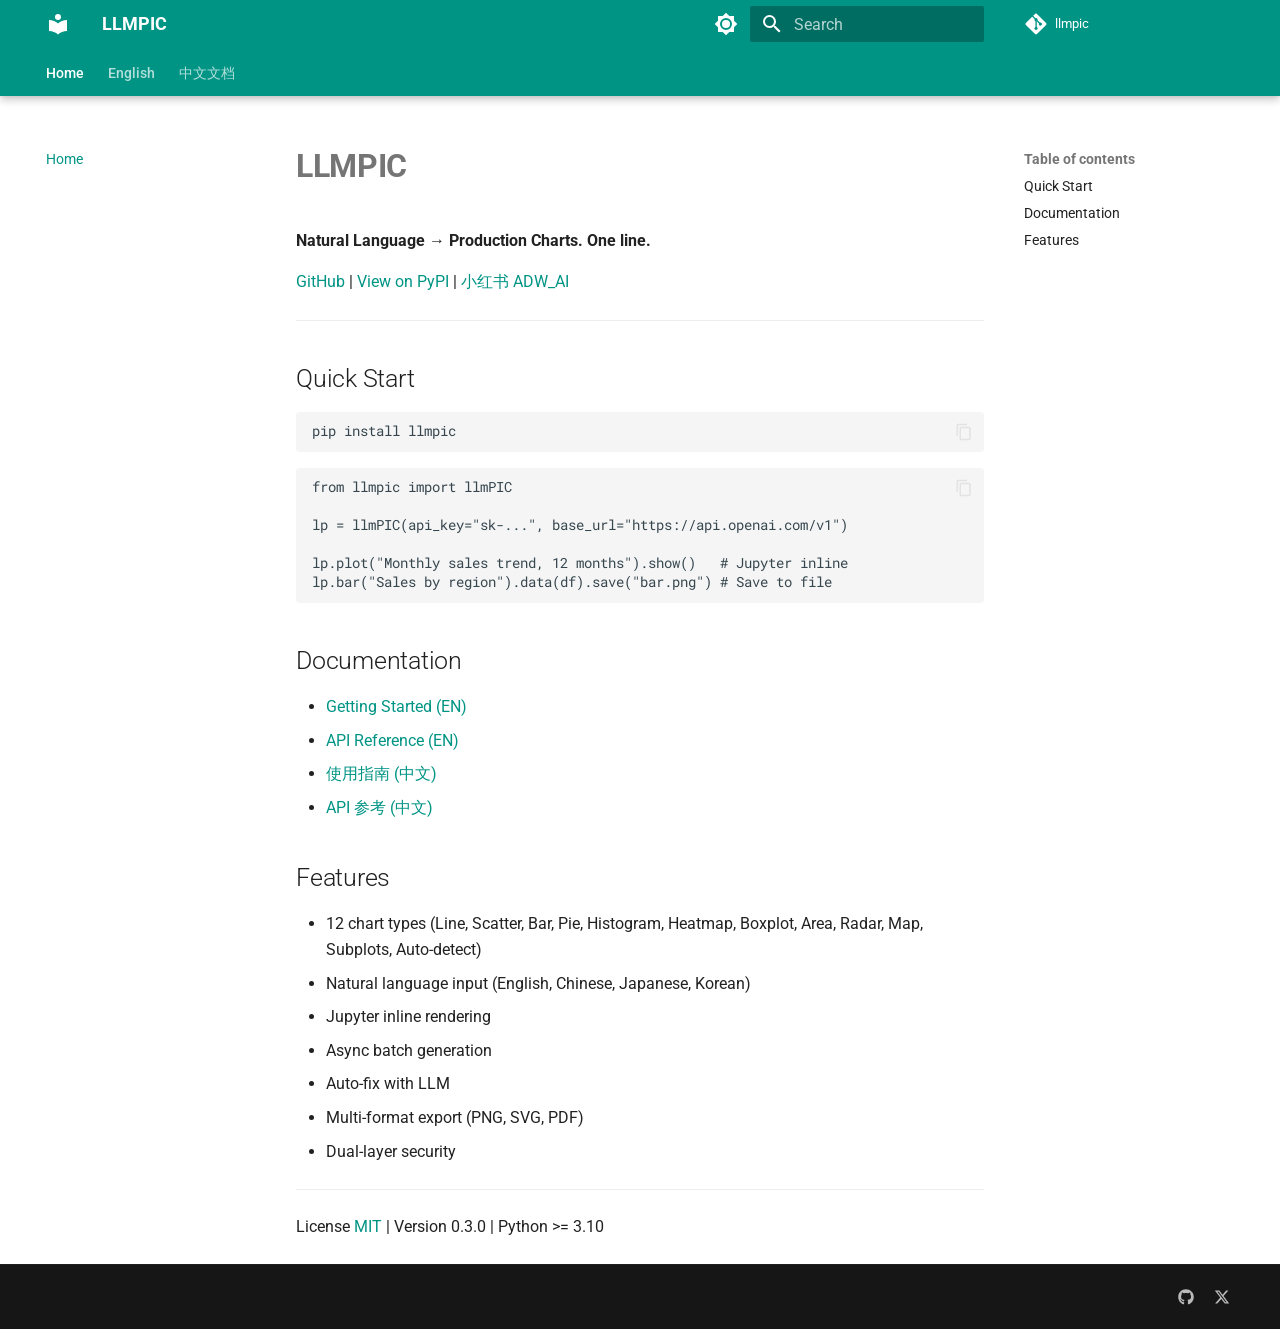
<file: index.html>
<!doctype html>
<html lang="en" class="no-js">
  <head>
    
      <meta charset="utf-8">
      <meta name="viewport" content="width=device-width,initial-scale=1">
      
        <meta name="description" content="Natural Language → Production Charts. One line.">
      
      
        <meta name="author" content="ADW-19">
      
      
        <link rel="canonical" href="https://ADW-19.github.io/llmpic/">
      
      
      
        <link rel="next" href="english/GUIDE_EN/">
      
      
        
      
      
      <link rel="icon" href="assets/images/favicon.png">
      <meta name="generator" content="mkdocs-1.6.1, mkdocs-material-9.7.6">
    
    
      
        <title>LLMPIC</title>
      
    
    
      <link rel="stylesheet" href="assets/stylesheets/main.484c7ddc.min.css">
      
        
        <link rel="stylesheet" href="assets/stylesheets/palette.ab4e12ef.min.css">
      
      


    
    
      
    
    
      
        
        
        <link rel="preconnect" href="https://fonts.gstatic.com" crossorigin>
        <link rel="stylesheet" href="https://fonts.googleapis.com/css?family=Roboto:300,300i,400,400i,700,700i%7CRoboto+Mono:400,400i,700,700i&display=fallback">
        <style>:root{--md-text-font:"Roboto";--md-code-font:"Roboto Mono"}</style>
      
    
    
      <link rel="stylesheet" href="stylesheets/extra.css">
    
    <script>__md_scope=new URL(".",location),__md_hash=e=>[...e].reduce(((e,_)=>(e<<5)-e+_.charCodeAt(0)),0),__md_get=(e,_=localStorage,t=__md_scope)=>JSON.parse(_.getItem(t.pathname+"."+e)),__md_set=(e,_,t=localStorage,a=__md_scope)=>{try{t.setItem(a.pathname+"."+e,JSON.stringify(_))}catch(e){}}</script>
    
      

    
    
  </head>
  
  
    
    
      
    
    
    
    
    <body dir="ltr" data-md-color-scheme="default" data-md-color-primary="teal" data-md-color-accent="teal">
  
    
    <input class="md-toggle" data-md-toggle="drawer" type="checkbox" id="__drawer" autocomplete="off">
    <input class="md-toggle" data-md-toggle="search" type="checkbox" id="__search" autocomplete="off">
    <label class="md-overlay" for="__drawer"></label>
    <div data-md-component="skip">
      
        
        <a href="#llmpic" class="md-skip">
          Skip to content
        </a>
      
    </div>
    <div data-md-component="announce">
      
    </div>
    
    
      

  

<header class="md-header md-header--shadow md-header--lifted" data-md-component="header">
  <nav class="md-header__inner md-grid" aria-label="Header">
    <a href="." title="LLMPIC" class="md-header__button md-logo" aria-label="LLMPIC" data-md-component="logo">
      
  
  <svg xmlns="http://www.w3.org/2000/svg" viewBox="0 0 24 24"><path d="M12 8a3 3 0 0 0 3-3 3 3 0 0 0-3-3 3 3 0 0 0-3 3 3 3 0 0 0 3 3m0 3.54C9.64 9.35 6.5 8 3 8v11c3.5 0 6.64 1.35 9 3.54 2.36-2.19 5.5-3.54 9-3.54V8c-3.5 0-6.64 1.35-9 3.54"/></svg>

    </a>
    <label class="md-header__button md-icon" for="__drawer">
      
      <svg xmlns="http://www.w3.org/2000/svg" viewBox="0 0 24 24"><path d="M3 6h18v2H3zm0 5h18v2H3zm0 5h18v2H3z"/></svg>
    </label>
    <div class="md-header__title" data-md-component="header-title">
      <div class="md-header__ellipsis">
        <div class="md-header__topic">
          <span class="md-ellipsis">
            LLMPIC
          </span>
        </div>
        <div class="md-header__topic" data-md-component="header-topic">
          <span class="md-ellipsis">
            
              Home
            
          </span>
        </div>
      </div>
    </div>
    
      
        <form class="md-header__option" data-md-component="palette">
  
    
    
    
    <input class="md-option" data-md-color-media="" data-md-color-scheme="default" data-md-color-primary="teal" data-md-color-accent="teal"  aria-label="Switch to dark mode"  type="radio" name="__palette" id="__palette_0">
    
      <label class="md-header__button md-icon" title="Switch to dark mode" for="__palette_1" hidden>
        <svg xmlns="http://www.w3.org/2000/svg" viewBox="0 0 24 24"><path d="M12 8a4 4 0 0 0-4 4 4 4 0 0 0 4 4 4 4 0 0 0 4-4 4 4 0 0 0-4-4m0 10a6 6 0 0 1-6-6 6 6 0 0 1 6-6 6 6 0 0 1 6 6 6 6 0 0 1-6 6m8-9.31V4h-4.69L12 .69 8.69 4H4v4.69L.69 12 4 15.31V20h4.69L12 23.31 15.31 20H20v-4.69L23.31 12z"/></svg>
      </label>
    
  
    
    
    
    <input class="md-option" data-md-color-media="" data-md-color-scheme="slate" data-md-color-primary="teal" data-md-color-accent="teal"  aria-label="Switch to light mode"  type="radio" name="__palette" id="__palette_1">
    
      <label class="md-header__button md-icon" title="Switch to light mode" for="__palette_0" hidden>
        <svg xmlns="http://www.w3.org/2000/svg" viewBox="0 0 24 24"><path d="M12 18c-.89 0-1.74-.2-2.5-.55C11.56 16.5 13 14.42 13 12s-1.44-4.5-3.5-5.45C10.26 6.2 11.11 6 12 6a6 6 0 0 1 6 6 6 6 0 0 1-6 6m8-9.31V4h-4.69L12 .69 8.69 4H4v4.69L.69 12 4 15.31V20h4.69L12 23.31 15.31 20H20v-4.69L23.31 12z"/></svg>
      </label>
    
  
</form>
      
    
    
      <script>var palette=__md_get("__palette");if(palette&&palette.color){if("(prefers-color-scheme)"===palette.color.media){var media=matchMedia("(prefers-color-scheme: light)"),input=document.querySelector(media.matches?"[data-md-color-media='(prefers-color-scheme: light)']":"[data-md-color-media='(prefers-color-scheme: dark)']");palette.color.media=input.getAttribute("data-md-color-media"),palette.color.scheme=input.getAttribute("data-md-color-scheme"),palette.color.primary=input.getAttribute("data-md-color-primary"),palette.color.accent=input.getAttribute("data-md-color-accent")}for(var[key,value]of Object.entries(palette.color))document.body.setAttribute("data-md-color-"+key,value)}</script>
    
    
    
      
      
        <label class="md-header__button md-icon" for="__search">
          
          <svg xmlns="http://www.w3.org/2000/svg" viewBox="0 0 24 24"><path d="M9.5 3A6.5 6.5 0 0 1 16 9.5c0 1.61-.59 3.09-1.56 4.23l.27.27h.79l5 5-1.5 1.5-5-5v-.79l-.27-.27A6.52 6.52 0 0 1 9.5 16 6.5 6.5 0 0 1 3 9.5 6.5 6.5 0 0 1 9.5 3m0 2C7 5 5 7 5 9.5S7 14 9.5 14 14 12 14 9.5 12 5 9.5 5"/></svg>
        </label>
        <div class="md-search" data-md-component="search" role="dialog">
  <label class="md-search__overlay" for="__search"></label>
  <div class="md-search__inner" role="search">
    <form class="md-search__form" name="search">
      <input type="text" class="md-search__input" name="query" aria-label="Search" placeholder="Search" autocapitalize="off" autocorrect="off" autocomplete="off" spellcheck="false" data-md-component="search-query" required>
      <label class="md-search__icon md-icon" for="__search">
        
        <svg xmlns="http://www.w3.org/2000/svg" viewBox="0 0 24 24"><path d="M9.5 3A6.5 6.5 0 0 1 16 9.5c0 1.61-.59 3.09-1.56 4.23l.27.27h.79l5 5-1.5 1.5-5-5v-.79l-.27-.27A6.52 6.52 0 0 1 9.5 16 6.5 6.5 0 0 1 3 9.5 6.5 6.5 0 0 1 9.5 3m0 2C7 5 5 7 5 9.5S7 14 9.5 14 14 12 14 9.5 12 5 9.5 5"/></svg>
        
        <svg xmlns="http://www.w3.org/2000/svg" viewBox="0 0 24 24"><path d="M20 11v2H8l5.5 5.5-1.42 1.42L4.16 12l7.92-7.92L13.5 5.5 8 11z"/></svg>
      </label>
      <nav class="md-search__options" aria-label="Search">
        
        <button type="reset" class="md-search__icon md-icon" title="Clear" aria-label="Clear" tabindex="-1">
          
          <svg xmlns="http://www.w3.org/2000/svg" viewBox="0 0 24 24"><path d="M19 6.41 17.59 5 12 10.59 6.41 5 5 6.41 10.59 12 5 17.59 6.41 19 12 13.41 17.59 19 19 17.59 13.41 12z"/></svg>
        </button>
      </nav>
      
        <div class="md-search__suggest" data-md-component="search-suggest"></div>
      
    </form>
    <div class="md-search__output">
      <div class="md-search__scrollwrap" tabindex="0" data-md-scrollfix>
        <div class="md-search-result" data-md-component="search-result">
          <div class="md-search-result__meta">
            Initializing search
          </div>
          <ol class="md-search-result__list" role="presentation"></ol>
        </div>
      </div>
    </div>
  </div>
</div>
      
    
    
      <div class="md-header__source">
        <a href="https://github.com/ADW-19/llmpic" title="Go to repository" class="md-source" data-md-component="source">
  <div class="md-source__icon md-icon">
    
    <svg xmlns="http://www.w3.org/2000/svg" viewBox="0 0 448 512"><!--! Font Awesome Free 7.1.0 by @fontawesome - https://fontawesome.com License - https://fontawesome.com/license/free (Icons: CC BY 4.0, Fonts: SIL OFL 1.1, Code: MIT License) Copyright 2025 Fonticons, Inc.--><path d="M439.6 236.1 244 40.5c-5.4-5.5-12.8-8.5-20.4-8.5s-15 3-20.4 8.4L162.5 81l51.5 51.5c27.1-9.1 52.7 16.8 43.4 43.7l49.7 49.7c34.2-11.8 61.2 31 35.5 56.7-26.5 26.5-70.2-2.9-56-37.3L240.3 199v121.9c25.3 12.5 22.3 41.8 9.1 55-6.4 6.4-15.2 10.1-24.3 10.1s-17.8-3.6-24.3-10.1c-17.6-17.6-11.1-46.9 11.2-56v-123c-20.8-8.5-24.6-30.7-18.6-45L142.6 101 8.5 235.1C3 240.6 0 247.9 0 255.5s3 15 8.5 20.4l195.6 195.7c5.4 5.4 12.7 8.4 20.4 8.4s15-3 20.4-8.4l194.7-194.7c5.4-5.4 8.4-12.8 8.4-20.4s-3-15-8.4-20.4"/></svg>
  </div>
  <div class="md-source__repository">
    llmpic
  </div>
</a>
      </div>
    
  </nav>
  
    
      
<nav class="md-tabs" aria-label="Tabs" data-md-component="tabs">
  <div class="md-grid">
    <ul class="md-tabs__list">
      
        
  
  
  
    
  
  
    <li class="md-tabs__item md-tabs__item--active">
      <a href="." class="md-tabs__link">
        
  
  
    
  
  Home

      </a>
    </li>
  

      
        
  
  
  
  
    
    
      <li class="md-tabs__item">
        <a href="english/GUIDE_EN/" class="md-tabs__link">
          
  
  
  English

        </a>
      </li>
    
  

      
        
  
  
  
  
    
    
      <li class="md-tabs__item">
        <a href="chinese/GUIDE_CN/" class="md-tabs__link">
          
  
  
  中文文档

        </a>
      </li>
    
  

      
    </ul>
  </div>
</nav>
    
  
</header>
    
    <div class="md-container" data-md-component="container">
      
      
        
      
      <main class="md-main" data-md-component="main">
        <div class="md-main__inner md-grid">
          
            
              
              <div class="md-sidebar md-sidebar--primary" data-md-component="sidebar" data-md-type="navigation" >
                <div class="md-sidebar__scrollwrap">
                  <div class="md-sidebar__inner">
                    


  


<nav class="md-nav md-nav--primary md-nav--lifted" aria-label="Navigation" data-md-level="0">
  <label class="md-nav__title" for="__drawer">
    <a href="." title="LLMPIC" class="md-nav__button md-logo" aria-label="LLMPIC" data-md-component="logo">
      
  
  <svg xmlns="http://www.w3.org/2000/svg" viewBox="0 0 24 24"><path d="M12 8a3 3 0 0 0 3-3 3 3 0 0 0-3-3 3 3 0 0 0-3 3 3 3 0 0 0 3 3m0 3.54C9.64 9.35 6.5 8 3 8v11c3.5 0 6.64 1.35 9 3.54 2.36-2.19 5.5-3.54 9-3.54V8c-3.5 0-6.64 1.35-9 3.54"/></svg>

    </a>
    LLMPIC
  </label>
  
    <div class="md-nav__source">
      <a href="https://github.com/ADW-19/llmpic" title="Go to repository" class="md-source" data-md-component="source">
  <div class="md-source__icon md-icon">
    
    <svg xmlns="http://www.w3.org/2000/svg" viewBox="0 0 448 512"><!--! Font Awesome Free 7.1.0 by @fontawesome - https://fontawesome.com License - https://fontawesome.com/license/free (Icons: CC BY 4.0, Fonts: SIL OFL 1.1, Code: MIT License) Copyright 2025 Fonticons, Inc.--><path d="M439.6 236.1 244 40.5c-5.4-5.5-12.8-8.5-20.4-8.5s-15 3-20.4 8.4L162.5 81l51.5 51.5c27.1-9.1 52.7 16.8 43.4 43.7l49.7 49.7c34.2-11.8 61.2 31 35.5 56.7-26.5 26.5-70.2-2.9-56-37.3L240.3 199v121.9c25.3 12.5 22.3 41.8 9.1 55-6.4 6.4-15.2 10.1-24.3 10.1s-17.8-3.6-24.3-10.1c-17.6-17.6-11.1-46.9 11.2-56v-123c-20.8-8.5-24.6-30.7-18.6-45L142.6 101 8.5 235.1C3 240.6 0 247.9 0 255.5s3 15 8.5 20.4l195.6 195.7c5.4 5.4 12.7 8.4 20.4 8.4s15-3 20.4-8.4l194.7-194.7c5.4-5.4 8.4-12.8 8.4-20.4s-3-15-8.4-20.4"/></svg>
  </div>
  <div class="md-source__repository">
    llmpic
  </div>
</a>
    </div>
  
  <ul class="md-nav__list" data-md-scrollfix>
    
      
      
  
  
    
  
  
  
    <li class="md-nav__item md-nav__item--active">
      
      <input class="md-nav__toggle md-toggle" type="checkbox" id="__toc">
      
      
        
      
      
        <label class="md-nav__link md-nav__link--active" for="__toc">
          
  
  
  <span class="md-ellipsis">
    
  
    Home
  

    
  </span>
  
  

          <span class="md-nav__icon md-icon"></span>
        </label>
      
      <a href="." class="md-nav__link md-nav__link--active">
        
  
  
  <span class="md-ellipsis">
    
  
    Home
  

    
  </span>
  
  

      </a>
      
        

<nav class="md-nav md-nav--secondary" aria-label="Table of contents">
  
  
  
    
  
  
    <label class="md-nav__title" for="__toc">
      <span class="md-nav__icon md-icon"></span>
      Table of contents
    </label>
    <ul class="md-nav__list" data-md-component="toc" data-md-scrollfix>
      
        <li class="md-nav__item">
  <a href="#quick-start" class="md-nav__link">
    <span class="md-ellipsis">
      
        Quick Start
      
    </span>
  </a>
  
</li>
      
        <li class="md-nav__item">
  <a href="#documentation" class="md-nav__link">
    <span class="md-ellipsis">
      
        Documentation
      
    </span>
  </a>
  
</li>
      
        <li class="md-nav__item">
  <a href="#features" class="md-nav__link">
    <span class="md-ellipsis">
      
        Features
      
    </span>
  </a>
  
</li>
      
    </ul>
  
</nav>
      
    </li>
  

    
      
      
  
  
  
  
    
    
    
    
      
      
        
      
    
    
    <li class="md-nav__item md-nav__item--nested">
      
        
        
          
        
        <input class="md-nav__toggle md-toggle md-toggle--indeterminate" type="checkbox" id="__nav_2" >
        
          
          <label class="md-nav__link" for="__nav_2" id="__nav_2_label" tabindex="0">
            
  
  
  <span class="md-ellipsis">
    
  
    English
  

    
  </span>
  
  

            <span class="md-nav__icon md-icon"></span>
          </label>
        
        <nav class="md-nav" data-md-level="1" aria-labelledby="__nav_2_label" aria-expanded="false">
          <label class="md-nav__title" for="__nav_2">
            <span class="md-nav__icon md-icon"></span>
            
  
    English
  

          </label>
          <ul class="md-nav__list" data-md-scrollfix>
            
              
                
  
  
  
  
    <li class="md-nav__item">
      <a href="english/GUIDE_EN/" class="md-nav__link">
        
  
  
  <span class="md-ellipsis">
    
  
    Getting Started
  

    
  </span>
  
  

      </a>
    </li>
  

              
            
              
                
  
  
  
  
    <li class="md-nav__item">
      <a href="english/API_REFERENCE_EN/" class="md-nav__link">
        
  
  
  <span class="md-ellipsis">
    
  
    API Reference
  

    
  </span>
  
  

      </a>
    </li>
  

              
            
          </ul>
        </nav>
      
    </li>
  

    
      
      
  
  
  
  
    
    
    
    
      
      
        
      
    
    
    <li class="md-nav__item md-nav__item--nested">
      
        
        
          
        
        <input class="md-nav__toggle md-toggle md-toggle--indeterminate" type="checkbox" id="__nav_3" >
        
          
          <label class="md-nav__link" for="__nav_3" id="__nav_3_label" tabindex="0">
            
  
  
  <span class="md-ellipsis">
    
  
    中文文档
  

    
  </span>
  
  

            <span class="md-nav__icon md-icon"></span>
          </label>
        
        <nav class="md-nav" data-md-level="1" aria-labelledby="__nav_3_label" aria-expanded="false">
          <label class="md-nav__title" for="__nav_3">
            <span class="md-nav__icon md-icon"></span>
            
  
    中文文档
  

          </label>
          <ul class="md-nav__list" data-md-scrollfix>
            
              
                
  
  
  
  
    <li class="md-nav__item">
      <a href="chinese/GUIDE_CN/" class="md-nav__link">
        
  
  
  <span class="md-ellipsis">
    
  
    使用指南
  

    
  </span>
  
  

      </a>
    </li>
  

              
            
              
                
  
  
  
  
    <li class="md-nav__item">
      <a href="chinese/API_REFERENCE_CN/" class="md-nav__link">
        
  
  
  <span class="md-ellipsis">
    
  
    API 参考
  

    
  </span>
  
  

      </a>
    </li>
  

              
            
          </ul>
        </nav>
      
    </li>
  

    
  </ul>
</nav>
                  </div>
                </div>
              </div>
            
            
              
              <div class="md-sidebar md-sidebar--secondary" data-md-component="sidebar" data-md-type="toc" >
                <div class="md-sidebar__scrollwrap">
                  <div class="md-sidebar__inner">
                    

<nav class="md-nav md-nav--secondary" aria-label="Table of contents">
  
  
  
    
  
  
    <label class="md-nav__title" for="__toc">
      <span class="md-nav__icon md-icon"></span>
      Table of contents
    </label>
    <ul class="md-nav__list" data-md-component="toc" data-md-scrollfix>
      
        <li class="md-nav__item">
  <a href="#quick-start" class="md-nav__link">
    <span class="md-ellipsis">
      
        Quick Start
      
    </span>
  </a>
  
</li>
      
        <li class="md-nav__item">
  <a href="#documentation" class="md-nav__link">
    <span class="md-ellipsis">
      
        Documentation
      
    </span>
  </a>
  
</li>
      
        <li class="md-nav__item">
  <a href="#features" class="md-nav__link">
    <span class="md-ellipsis">
      
        Features
      
    </span>
  </a>
  
</li>
      
    </ul>
  
</nav>
                  </div>
                </div>
              </div>
            
          
          
            <div class="md-content" data-md-component="content">
              
              <article class="md-content__inner md-typeset">
                
                  


  
  


<h1 id="llmpic"><strong>LLMPIC</strong></h1>
<p><strong>Natural Language → Production Charts. One line.</strong></p>
<p><a href="https://github.com/ADW-19/llmpic">GitHub</a> | <a href="https://pypi.org/project/llmpic/">View on PyPI</a> | <a href="https://xhslink.com/m/AQw13M5WIPc">小红书 ADW_AI</a></p>
<hr />
<h2 id="quick-start">Quick Start</h2>
<pre><code class="language-bash">pip install llmpic
</code></pre>
<pre><code class="language-python">from llmpic import llmPIC

lp = llmPIC(api_key=&quot;sk-...&quot;, base_url=&quot;https://api.openai.com/v1&quot;)

lp.plot(&quot;Monthly sales trend, 12 months&quot;).show()   # Jupyter inline
lp.bar(&quot;Sales by region&quot;).data(df).save(&quot;bar.png&quot;) # Save to file
</code></pre>
<h2 id="documentation">Documentation</h2>
<ul>
<li><a href="english/GUIDE_EN/">Getting Started (EN)</a></li>
<li><a href="english/API_REFERENCE_EN/">API Reference (EN)</a></li>
<li><a href="chinese/GUIDE_CN/">使用指南 (中文)</a></li>
<li><a href="chinese/API_REFERENCE_CN/">API 参考 (中文)</a></li>
</ul>
<h2 id="features">Features</h2>
<ul>
<li>12 chart types (Line, Scatter, Bar, Pie, Histogram, Heatmap, Boxplot, Area, Radar, Map, Subplots, Auto-detect)</li>
<li>Natural language input (English, Chinese, Japanese, Korean)</li>
<li>Jupyter inline rendering</li>
<li>Async batch generation</li>
<li>Auto-fix with LLM</li>
<li>Multi-format export (PNG, SVG, PDF)</li>
<li>Dual-layer security</li>
</ul>
<hr />
<p>License <a href="https://github.com/ADW-19/llmpic/blob/main/LICENSE">MIT</a> | Version 0.3.0 | Python &gt;= 3.10</p>












                
              </article>
            </div>
          
          
  <script>var tabs=__md_get("__tabs");if(Array.isArray(tabs))e:for(var set of document.querySelectorAll(".tabbed-set")){var labels=set.querySelector(".tabbed-labels");for(var tab of tabs)for(var label of labels.getElementsByTagName("label"))if(label.innerText.trim()===tab){var input=document.getElementById(label.htmlFor);input.checked=!0;continue e}}</script>

<script>var target=document.getElementById(location.hash.slice(1));target&&target.name&&(target.checked=target.name.startsWith("__tabbed_"))</script>
        </div>
        
          <button type="button" class="md-top md-icon" data-md-component="top" hidden>
  
  <svg xmlns="http://www.w3.org/2000/svg" viewBox="0 0 24 24"><path d="M13 20h-2V8l-5.5 5.5-1.42-1.42L12 4.16l7.92 7.92-1.42 1.42L13 8z"/></svg>
  Back to top
</button>
        
      </main>
      
        <footer class="md-footer">
  
  <div class="md-footer-meta md-typeset">
    <div class="md-footer-meta__inner md-grid">
      <div class="md-copyright">
  
  
</div>
      
        
<div class="md-social">
  
    
    
    
    
      
      
    
    <a href="https://github.com/ADW-19/llmpic" target="_blank" rel="noopener" title="github.com" class="md-social__link">
      <svg xmlns="http://www.w3.org/2000/svg" viewBox="0 0 512 512"><!--! Font Awesome Free 7.1.0 by @fontawesome - https://fontawesome.com License - https://fontawesome.com/license/free (Icons: CC BY 4.0, Fonts: SIL OFL 1.1, Code: MIT License) Copyright 2025 Fonticons, Inc.--><path d="M173.9 397.4c0 2-2.3 3.6-5.2 3.6-3.3.3-5.6-1.3-5.6-3.6 0-2 2.3-3.6 5.2-3.6 3-.3 5.6 1.3 5.6 3.6m-31.1-4.5c-.7 2 1.3 4.3 4.3 4.9 2.6 1 5.6 0 6.2-2s-1.3-4.3-4.3-5.2c-2.6-.7-5.5.3-6.2 2.3m44.2-1.7c-2.9.7-4.9 2.6-4.6 4.9.3 2 2.9 3.3 5.9 2.6 2.9-.7 4.9-2.6 4.6-4.6-.3-1.9-3-3.2-5.9-2.9M252.8 8C114.1 8 8 113.3 8 252c0 110.9 69.8 205.8 169.5 239.2 12.8 2.3 17.3-5.6 17.3-12.1 0-6.2-.3-40.4-.3-61.4 0 0-70 15-84.7-29.8 0 0-11.4-29.1-27.8-36.6 0 0-22.9-15.7 1.6-15.4 0 0 24.9 2 38.6 25.8 21.9 38.6 58.6 27.5 72.9 20.9 2.3-16 8.8-27.1 16-33.7-55.9-6.2-112.3-14.3-112.3-110.5 0-27.5 7.6-41.3 23.6-58.9-2.6-6.5-11.1-33.3 2.6-67.9 20.9-6.5 69 27 69 27 20-5.6 41.5-8.5 62.8-8.5s42.8 2.9 62.8 8.5c0 0 48.1-33.6 69-27 13.7 34.7 5.2 61.4 2.6 67.9 16 17.7 25.8 31.5 25.8 58.9 0 96.5-58.9 104.2-114.8 110.5 9.2 7.9 17 22.9 17 46.4 0 33.7-.3 75.4-.3 83.6 0 6.5 4.6 14.4 17.3 12.1C436.2 457.8 504 362.9 504 252 504 113.3 391.5 8 252.8 8M105.2 352.9c-1.3 1-1 3.3.7 5.2 1.6 1.6 3.9 2.3 5.2 1 1.3-1 1-3.3-.7-5.2-1.6-1.6-3.9-2.3-5.2-1m-10.8-8.1c-.7 1.3.3 2.9 2.3 3.9 1.6 1 3.6.7 4.3-.7.7-1.3-.3-2.9-2.3-3.9-2-.6-3.6-.3-4.3.7m32.4 35.6c-1.6 1.3-1 4.3 1.3 6.2 2.3 2.3 5.2 2.6 6.5 1 1.3-1.3.7-4.3-1.3-6.2-2.2-2.3-5.2-2.6-6.5-1m-11.4-14.7c-1.6 1-1.6 3.6 0 5.9s4.3 3.3 5.6 2.3c1.6-1.3 1.6-3.9 0-6.2-1.4-2.3-4-3.3-5.6-2"/></svg>
    </a>
  
    
    
    
    
      
      
    
    <a href="https://xhslink.com/m/AQw13M5WIPc" target="_blank" rel="noopener" title="xhslink.com" class="md-social__link">
      <svg xmlns="http://www.w3.org/2000/svg" viewBox="0 0 448 512"><!--! Font Awesome Free 7.1.0 by @fontawesome - https://fontawesome.com License - https://fontawesome.com/license/free (Icons: CC BY 4.0, Fonts: SIL OFL 1.1, Code: MIT License) Copyright 2025 Fonticons, Inc.--><path d="M357.2 48h70.6L273.6 224.2 455 464H313L201.7 318.6 74.5 464H3.8l164.9-188.5L-5.2 48h145.6l100.5 132.9zm-24.8 373.8h39.1L119.1 88h-42z"/></svg>
    </a>
  
</div>
      
    </div>
  </div>
</footer>
      
    </div>
    <div class="md-dialog" data-md-component="dialog">
      <div class="md-dialog__inner md-typeset"></div>
    </div>
    
    
    
      
      
      <script id="__config" type="application/json">{"annotate": null, "base": ".", "features": ["navigation.tabs", "navigation.tabs.sticky", "navigation.sections", "navigation.expand", "navigation.instant", "navigation.top", "search.suggest", "search.highlight", "content.tabs.link", "content.code.copy"], "search": "assets/javascripts/workers/search.2c215733.min.js", "tags": null, "translations": {"clipboard.copied": "Copied to clipboard", "clipboard.copy": "Copy to clipboard", "search.result.more.one": "1 more on this page", "search.result.more.other": "# more on this page", "search.result.none": "No matching documents", "search.result.one": "1 matching document", "search.result.other": "# matching documents", "search.result.placeholder": "Type to start searching", "search.result.term.missing": "Missing", "select.version": "Select version"}, "version": null}</script>
    
    
      <script src="assets/javascripts/bundle.79ae519e.min.js"></script>
      
    
  </body>
</html>
</file>
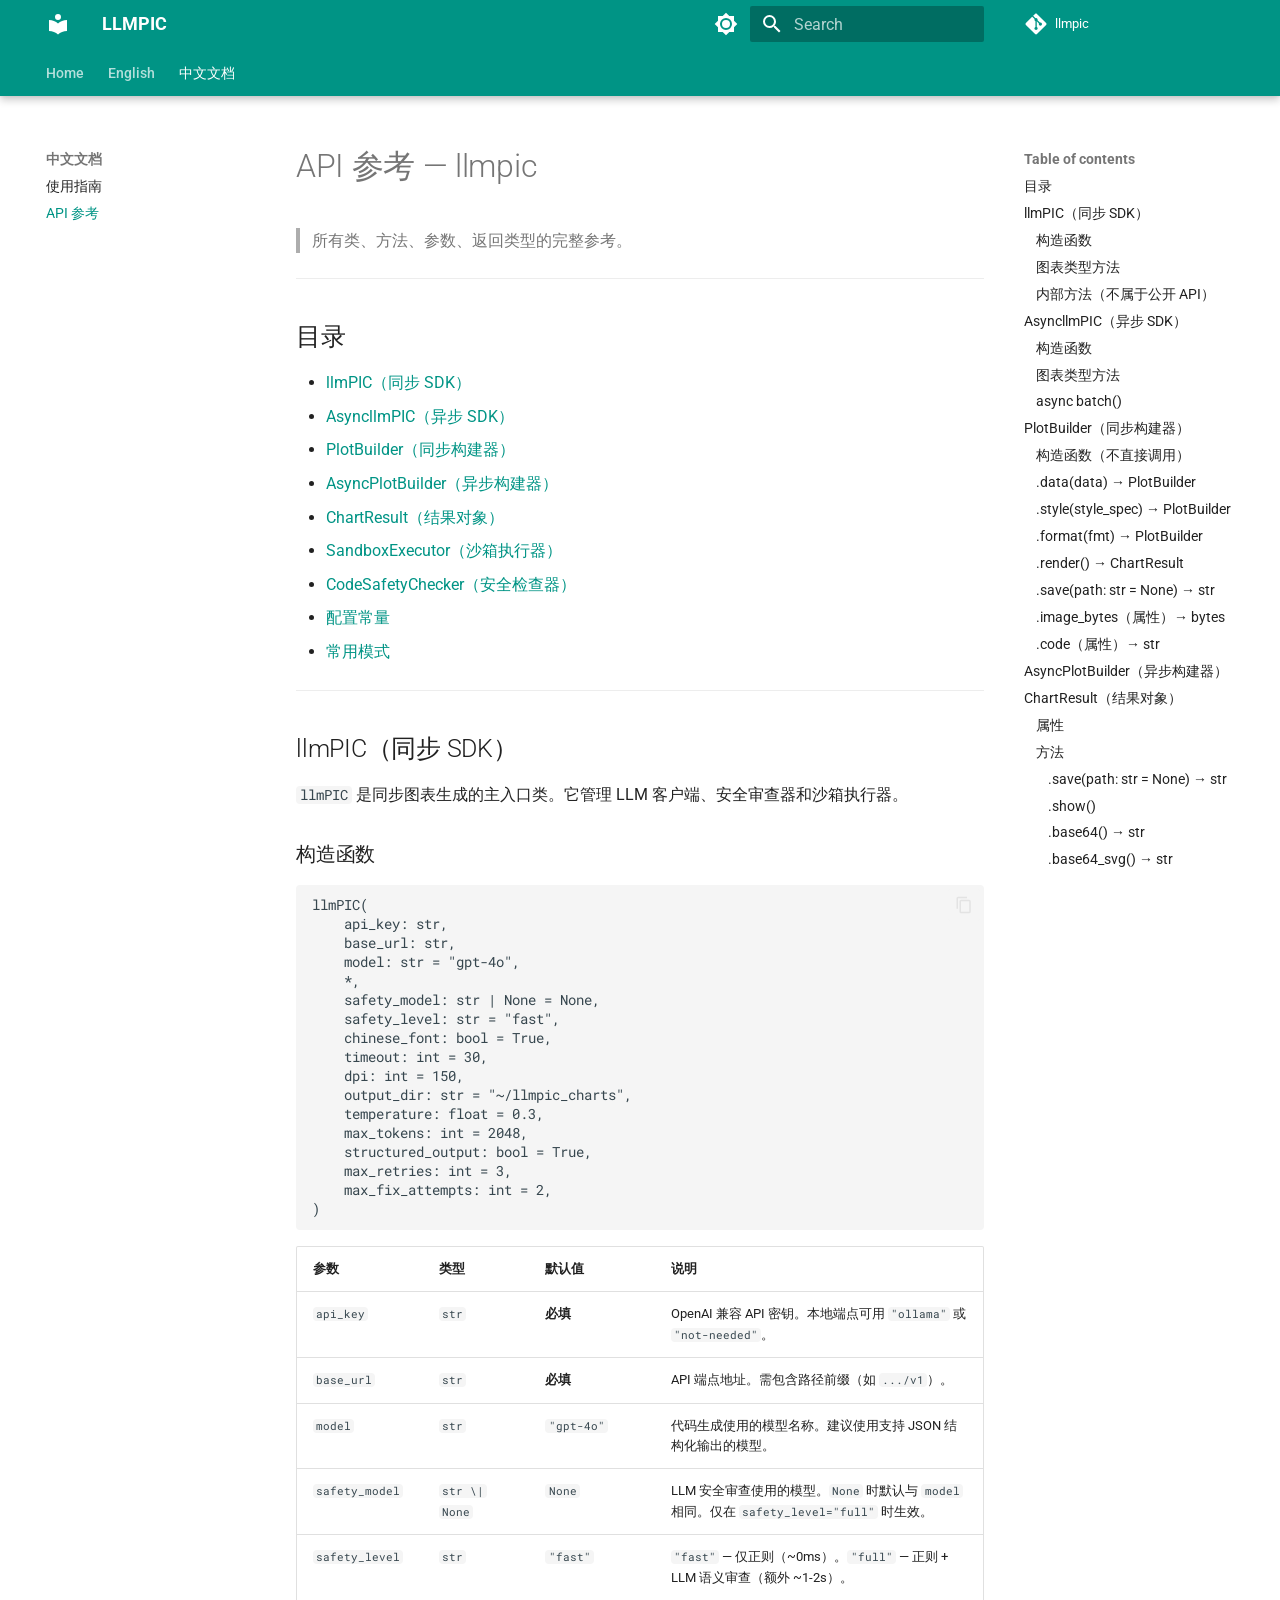
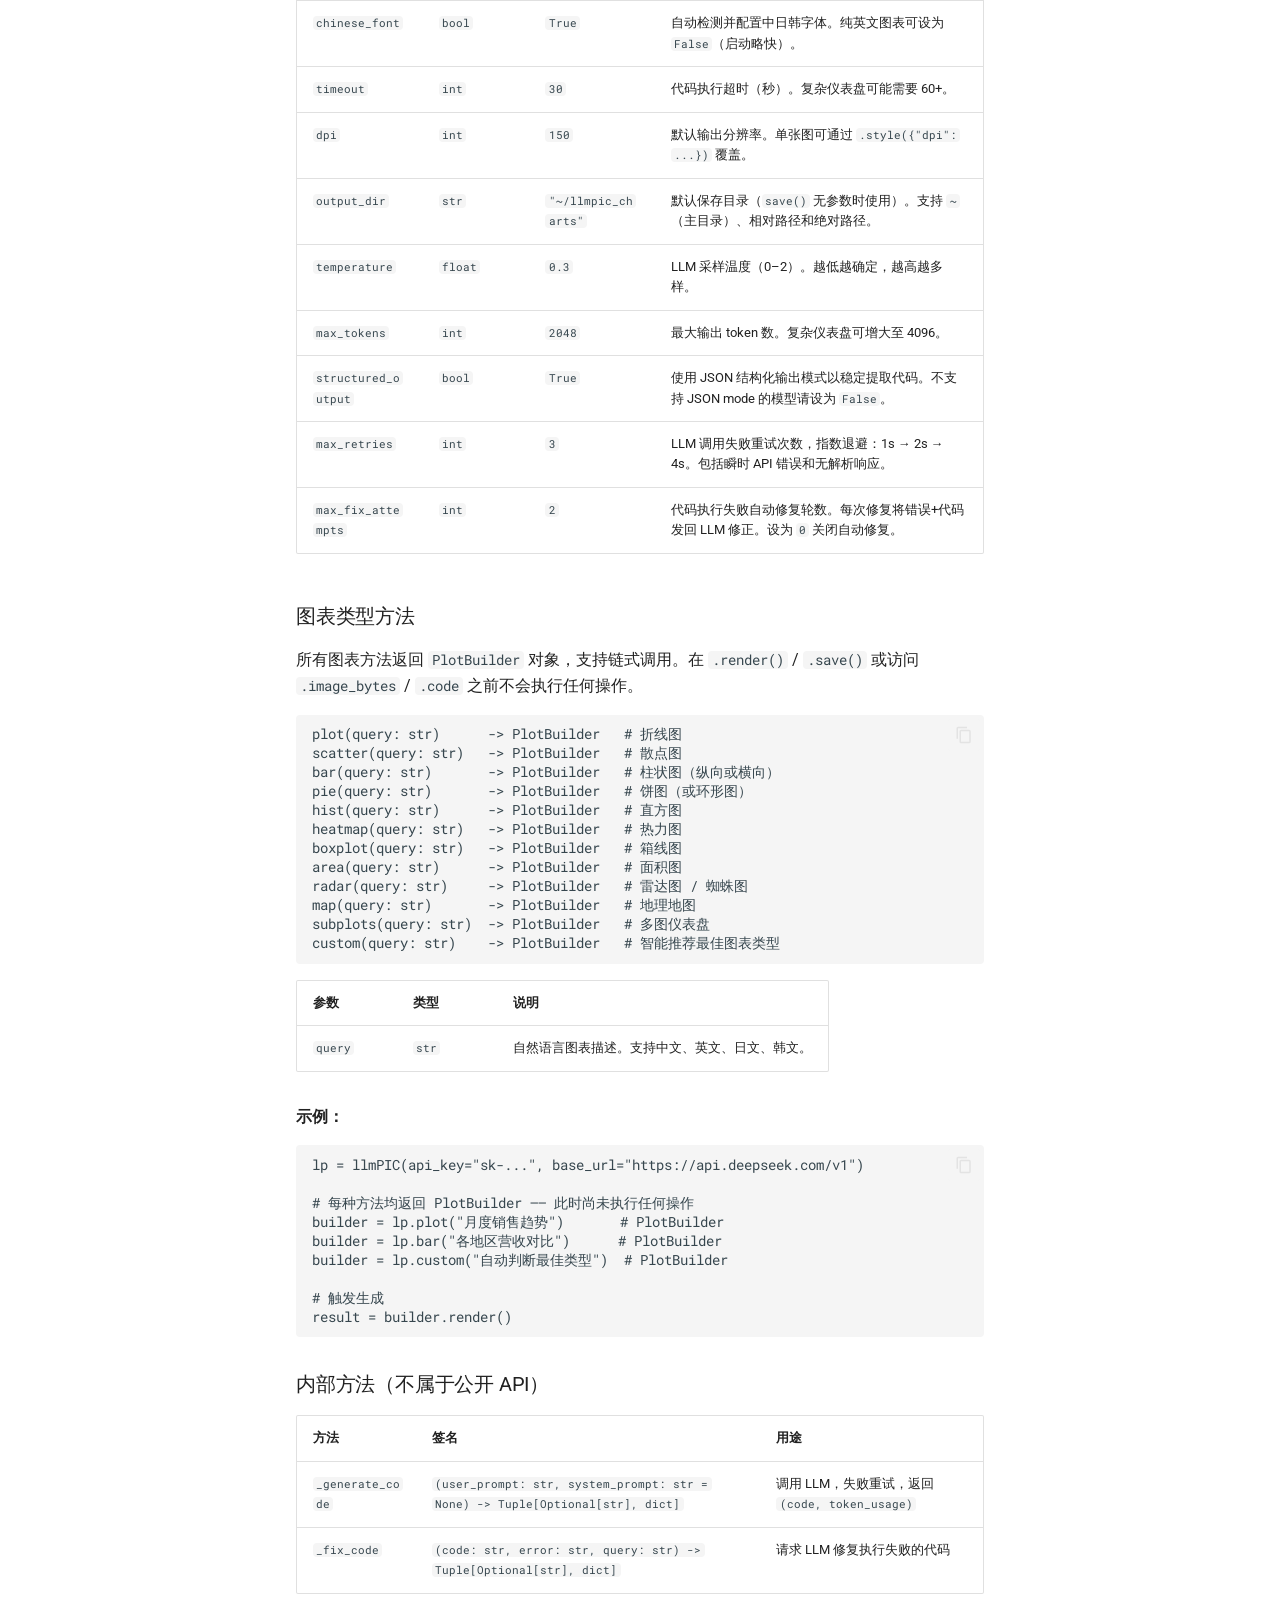
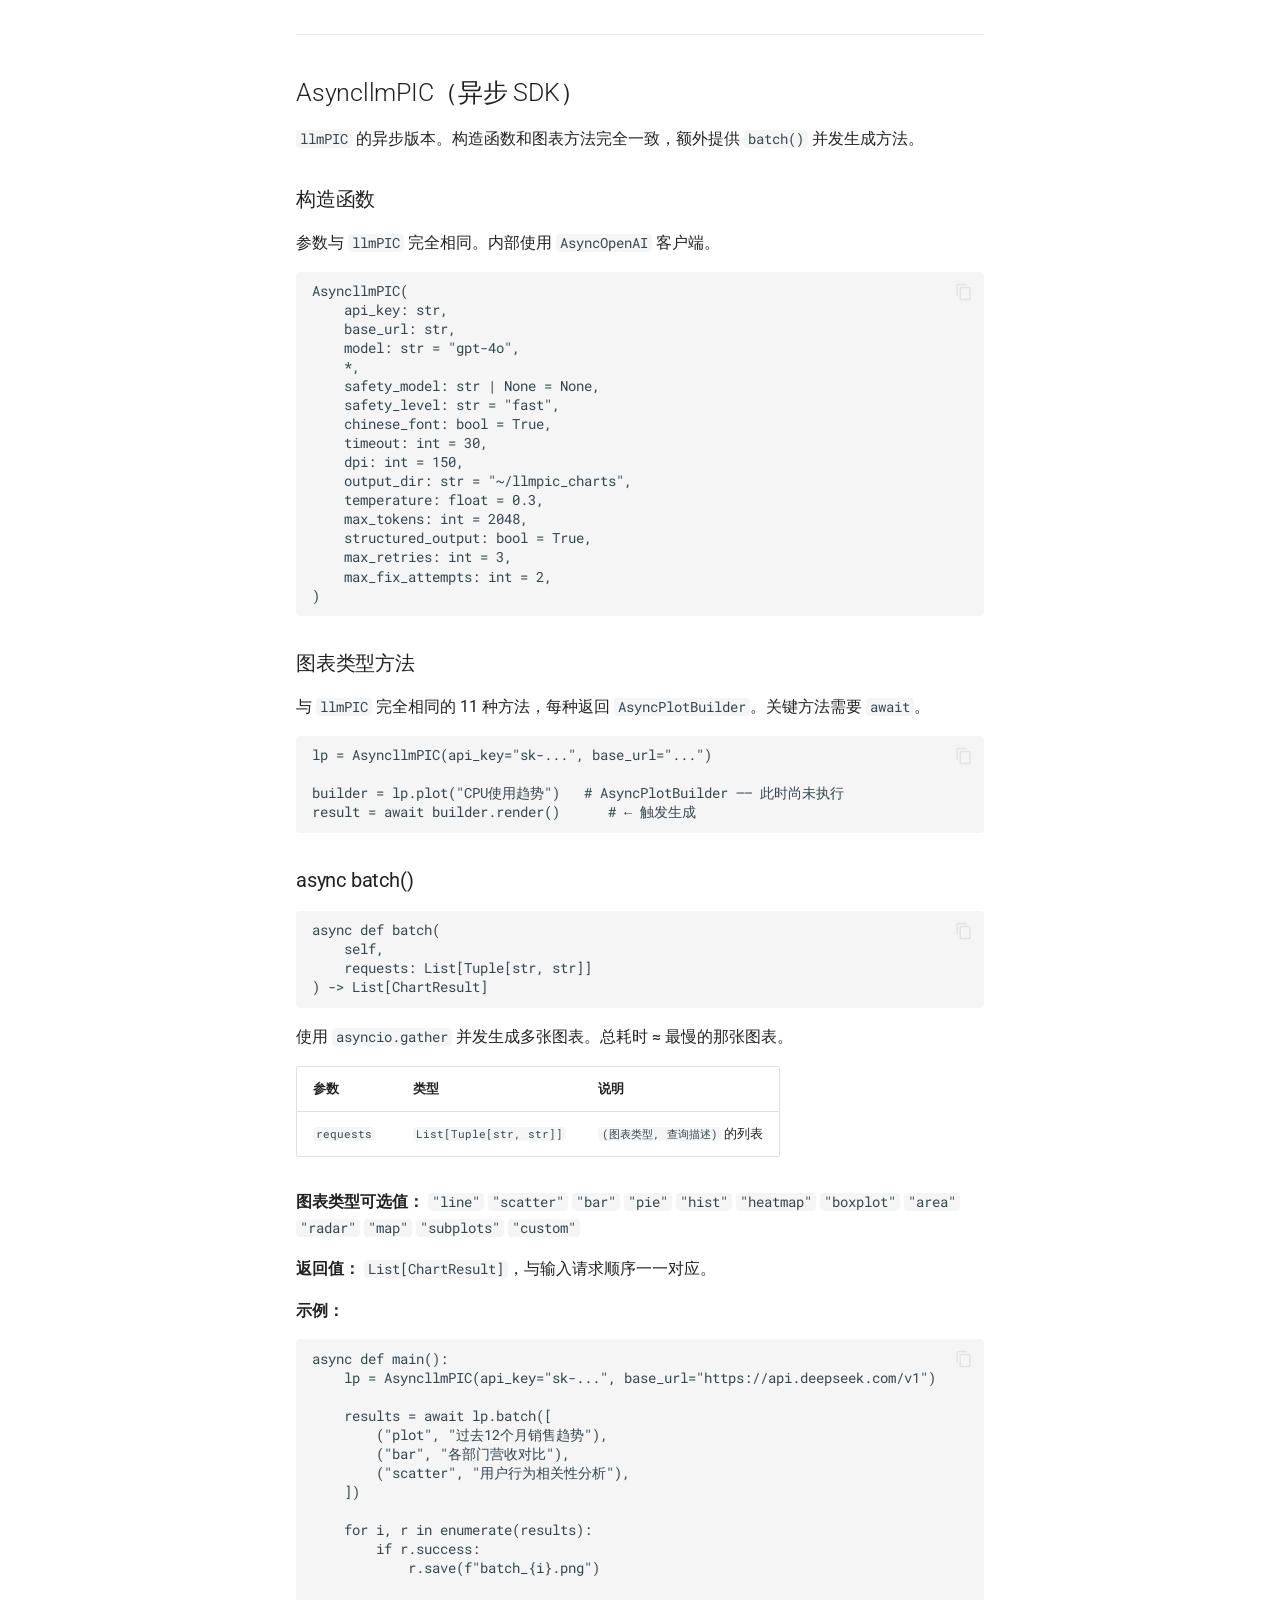
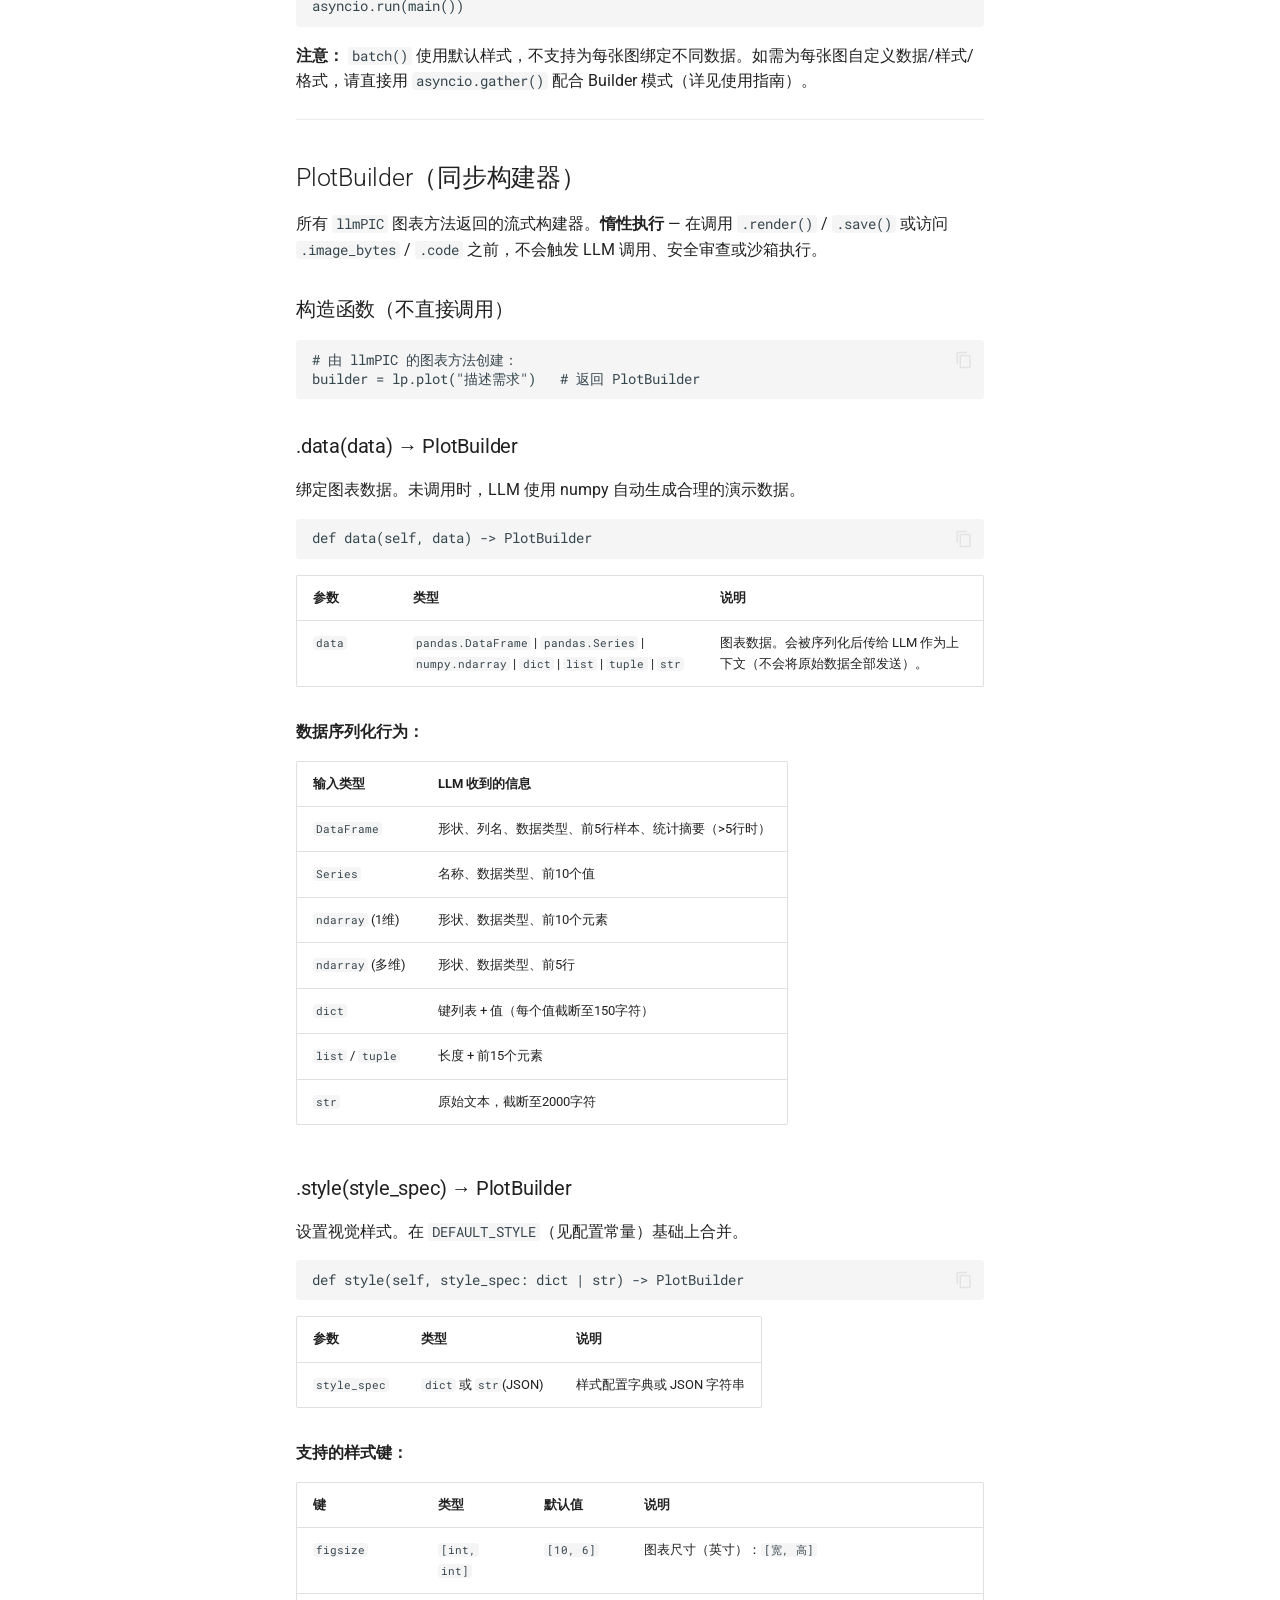
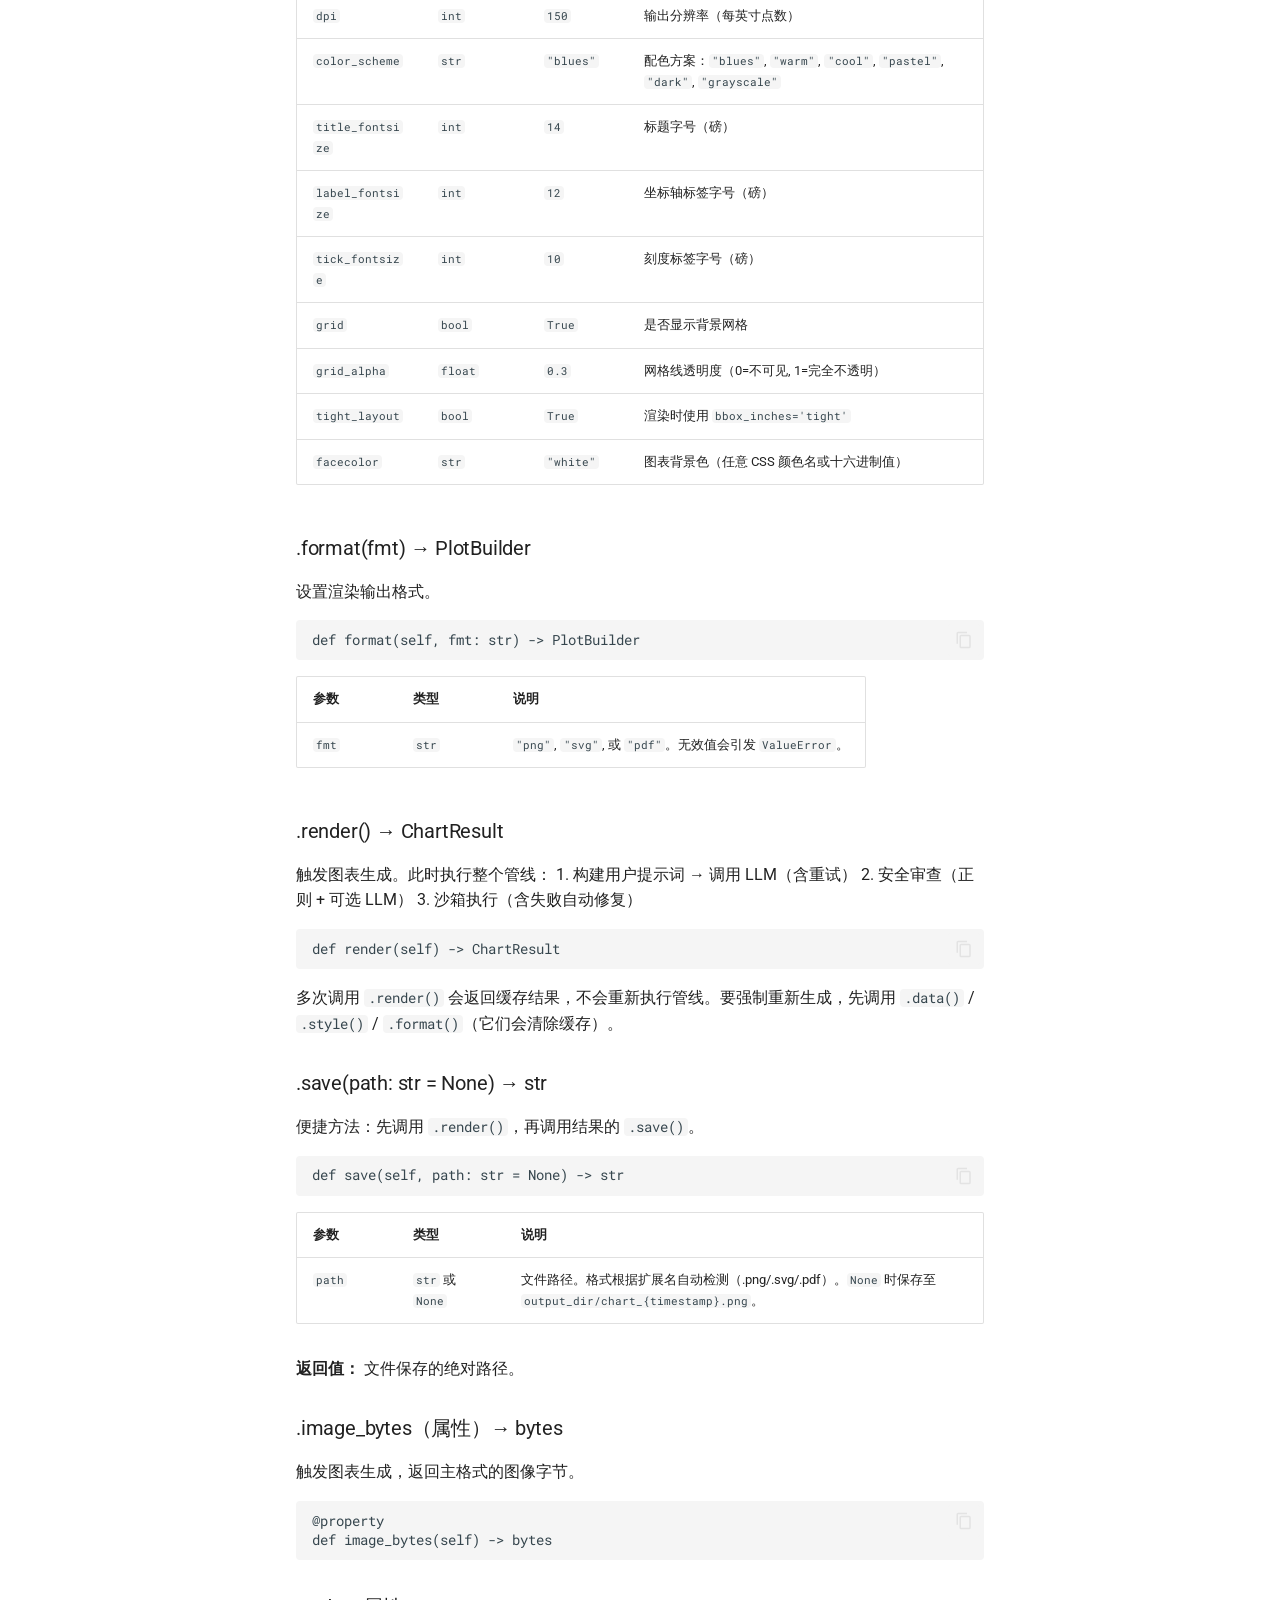
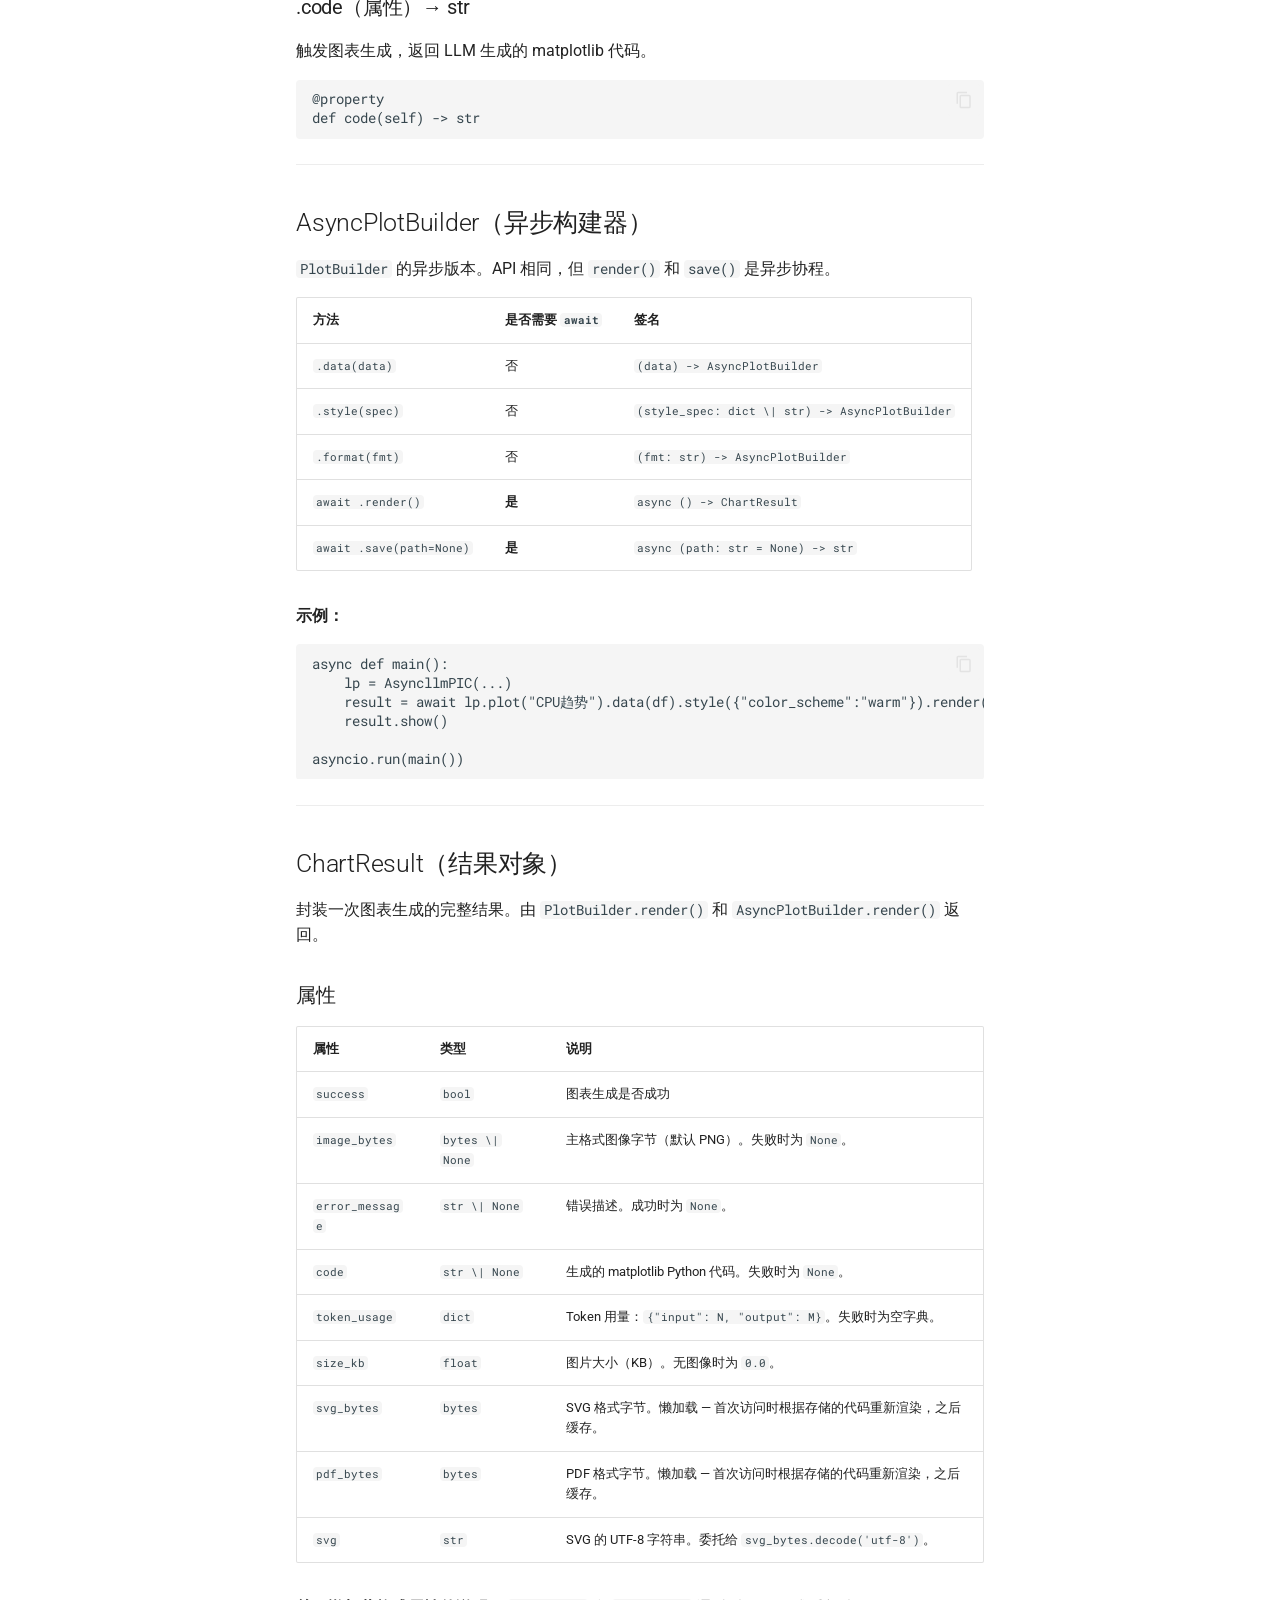
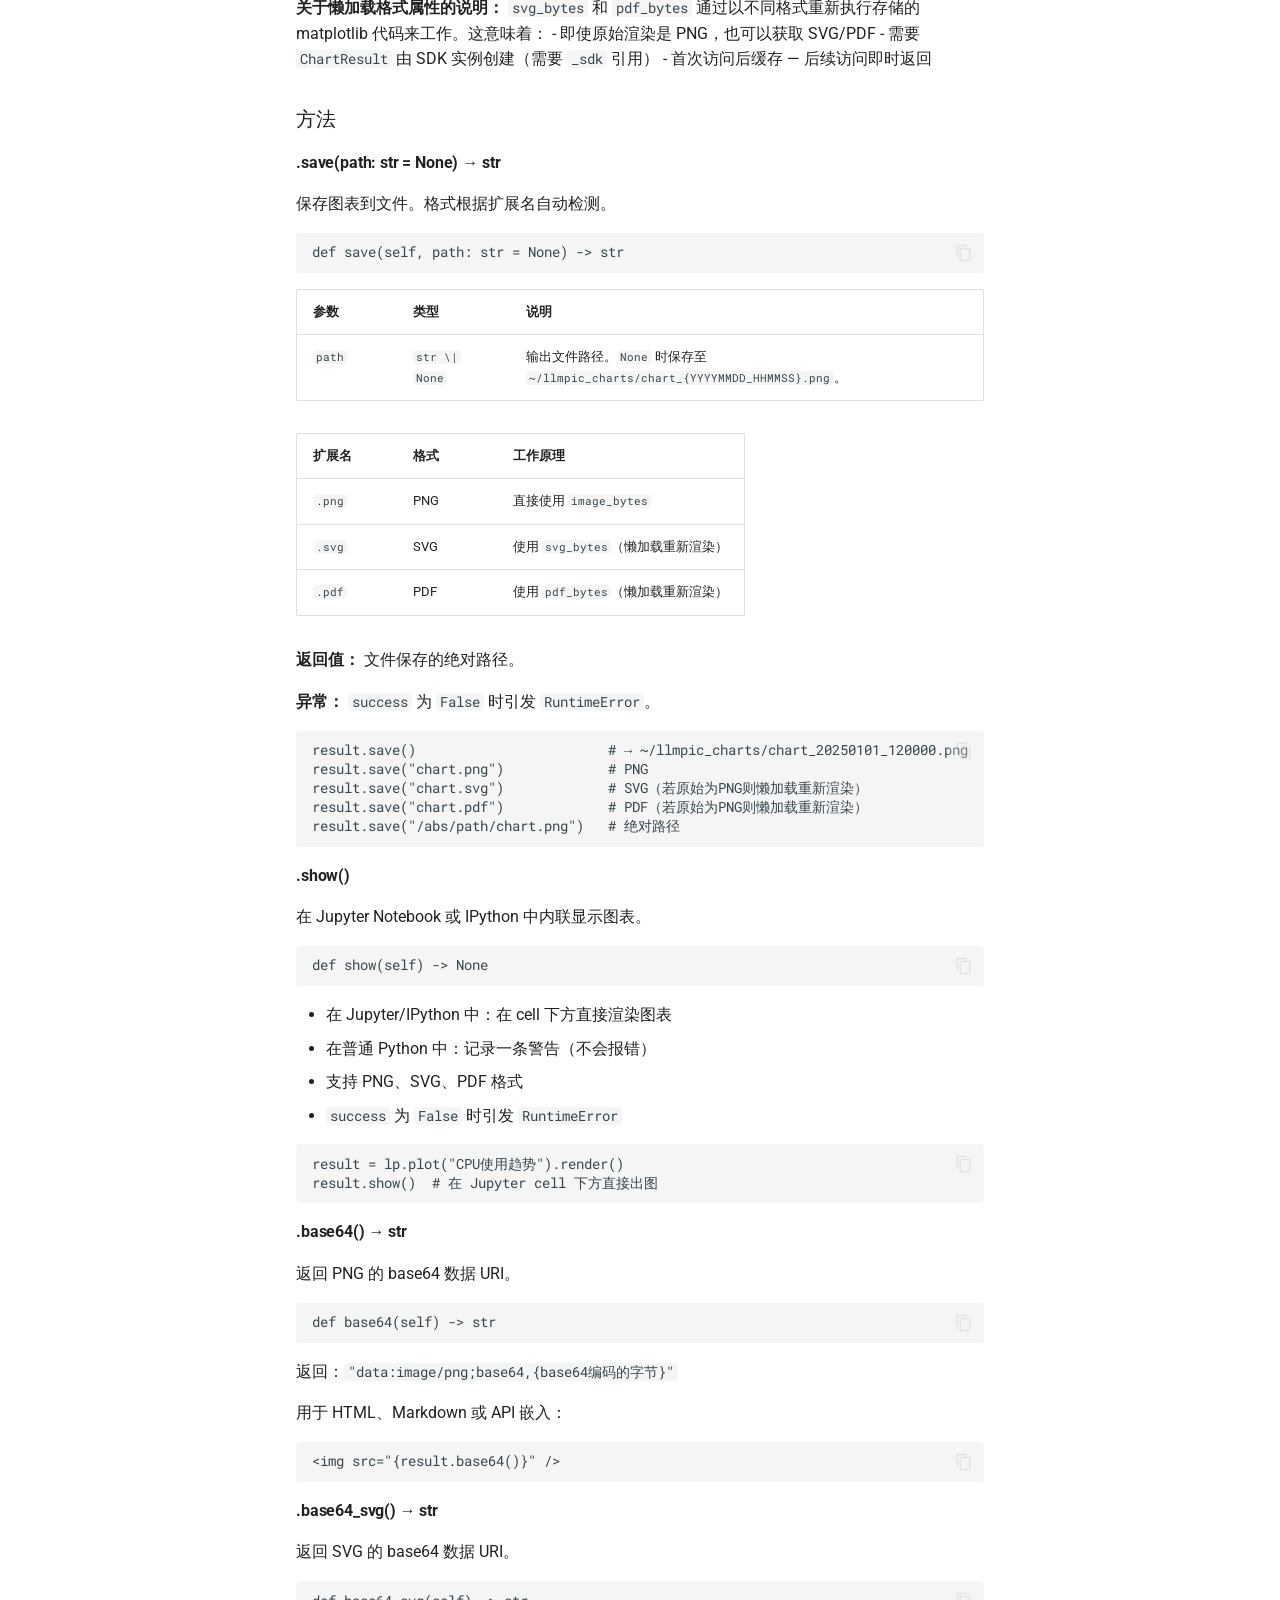
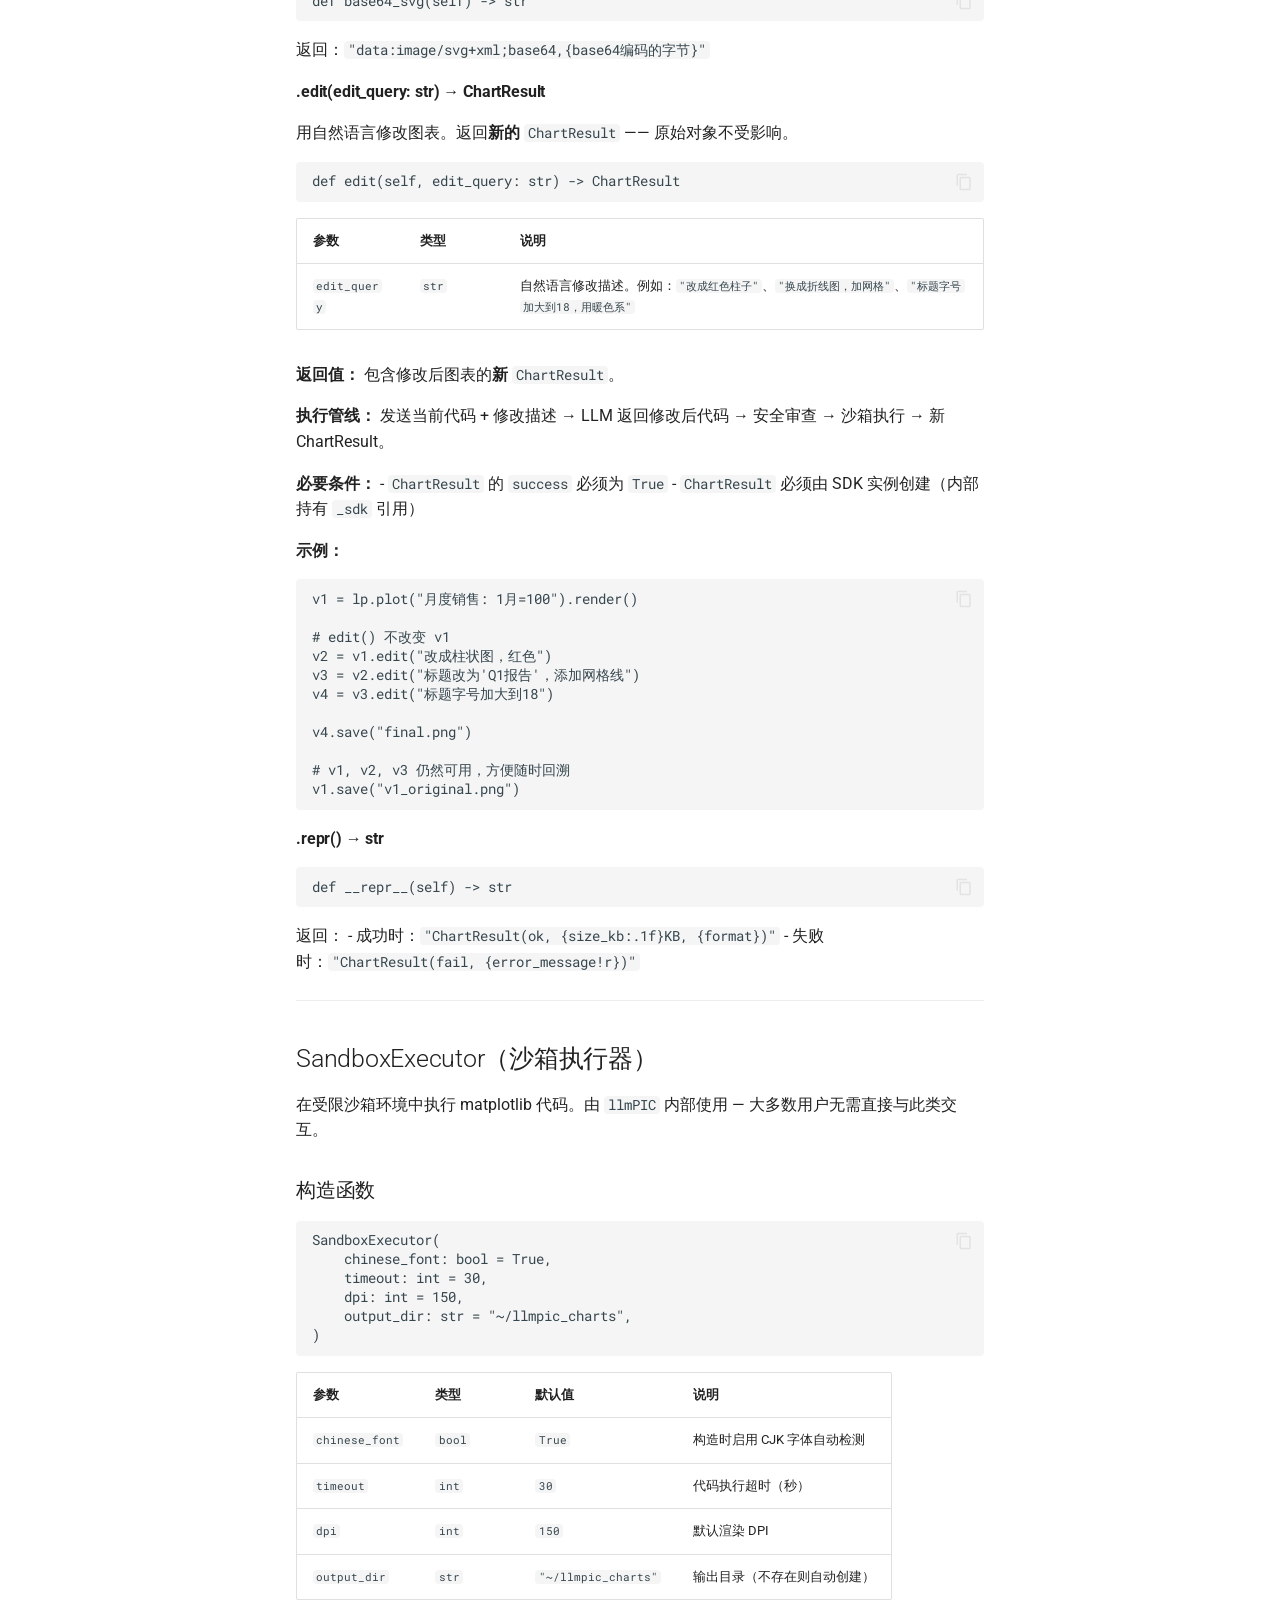
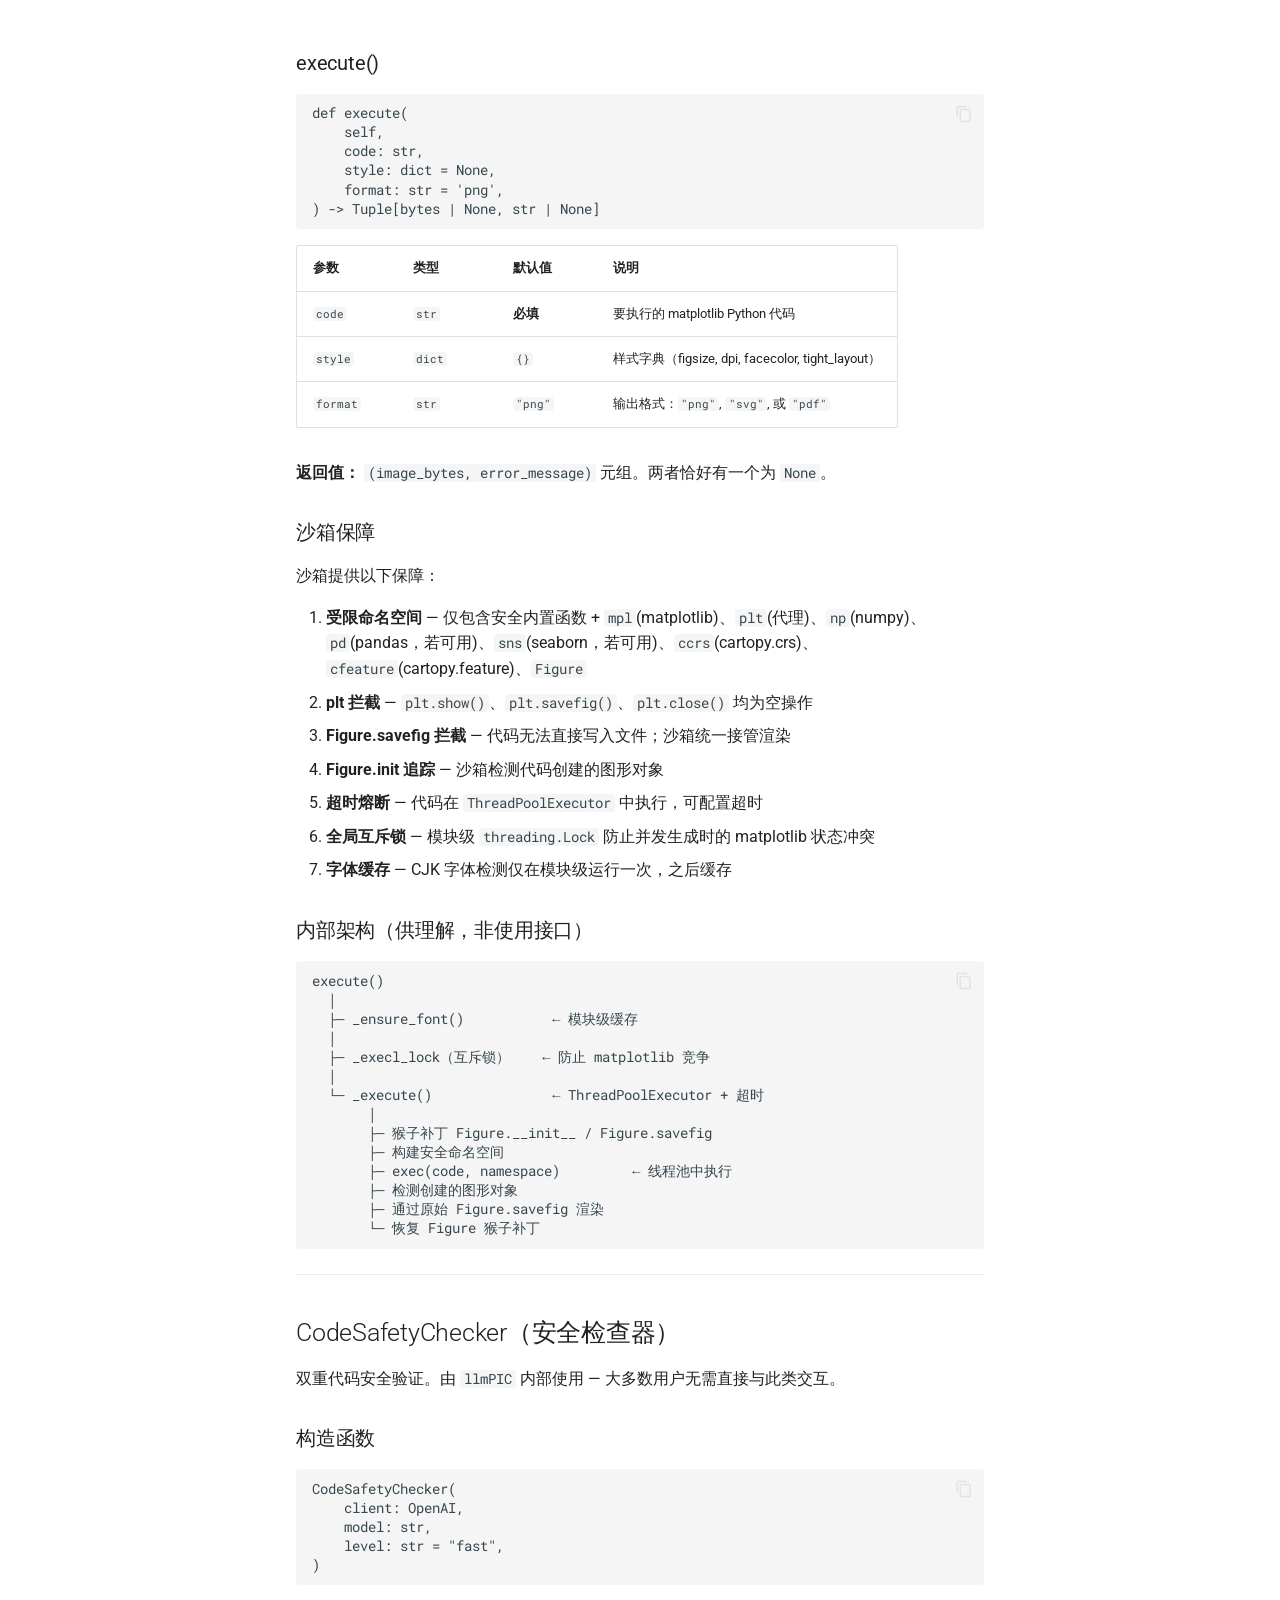
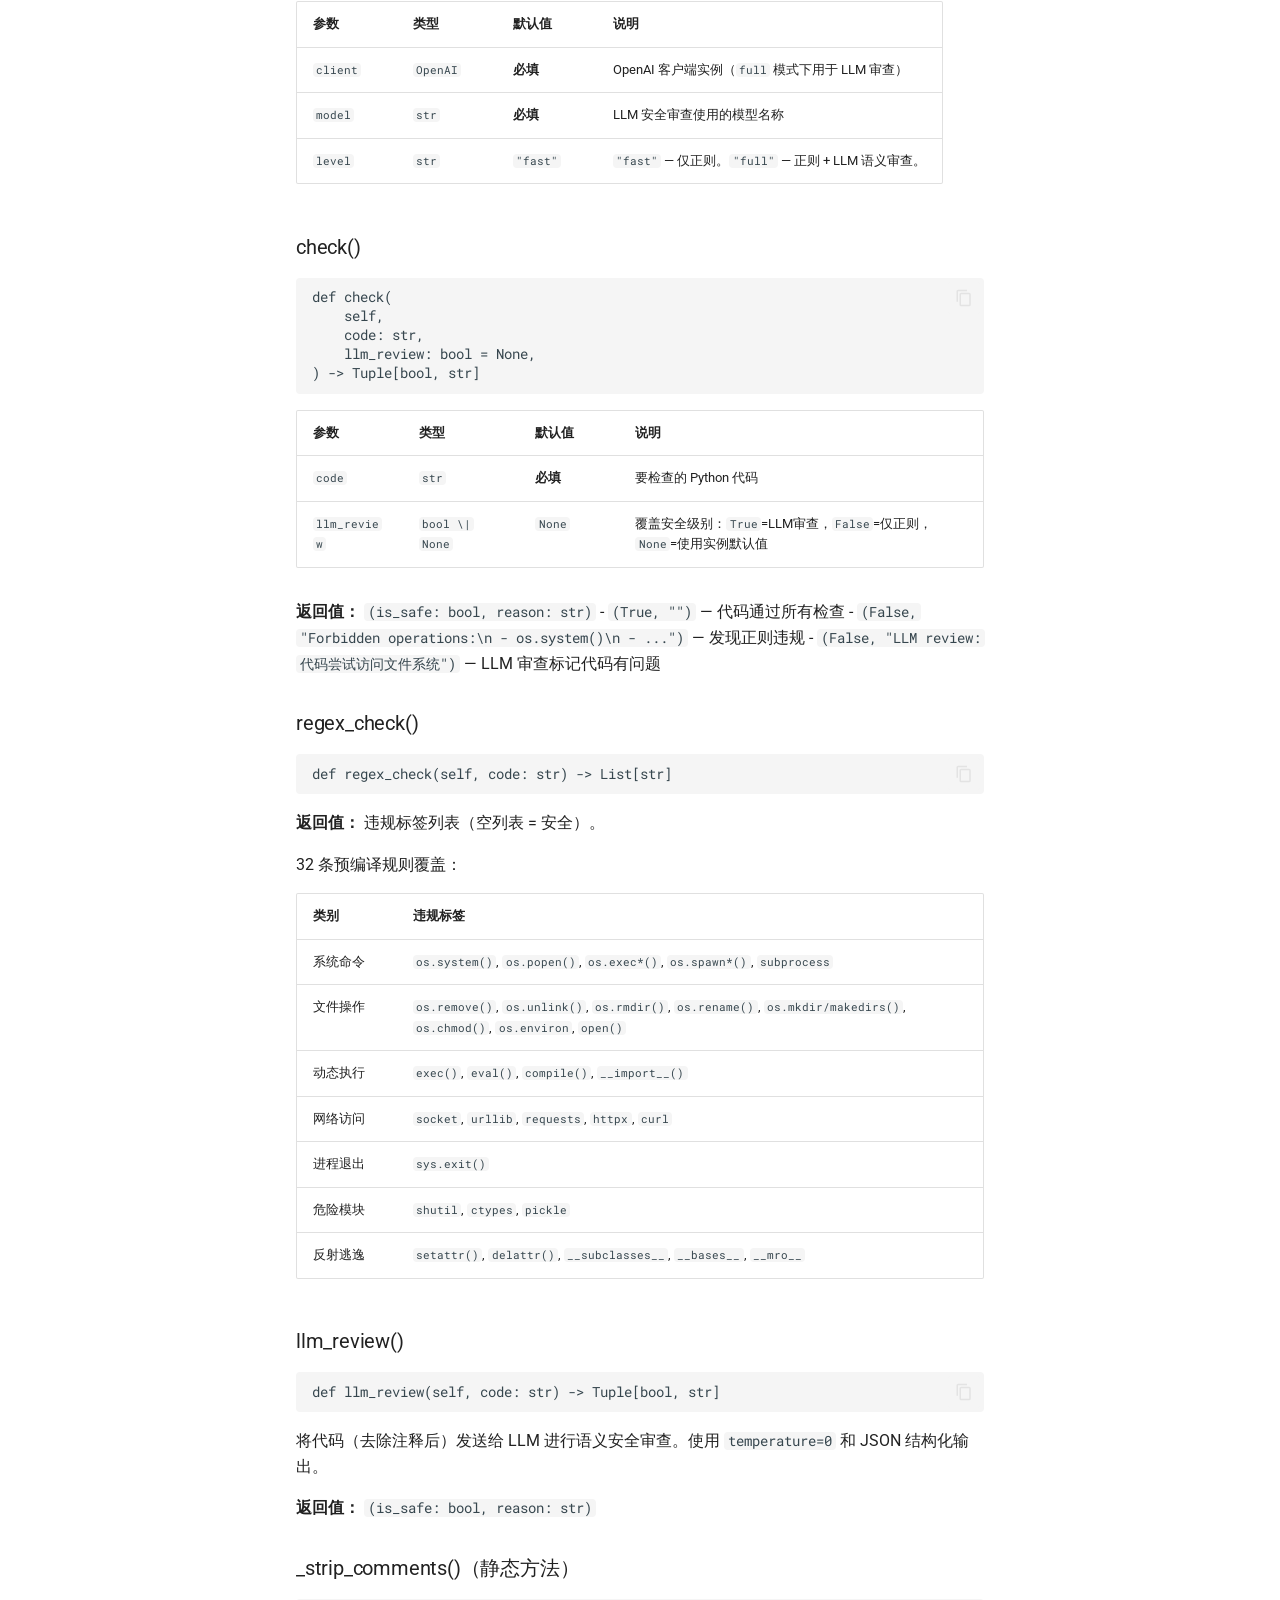
<file: chinese/API_REFERENCE_CN/index.html>
<!doctype html>
<html lang="en" class="no-js">
  <head>
    
      <meta charset="utf-8">
      <meta name="viewport" content="width=device-width,initial-scale=1">
      
        <meta name="description" content="Natural Language → Production Charts. One line.">
      
      
        <meta name="author" content="ADW-19">
      
      
        <link rel="canonical" href="https://ADW-19.github.io/llmpic/chinese/API_REFERENCE_CN/">
      
      
        <link rel="prev" href="../GUIDE_CN/">
      
      
      
        
      
      
      <link rel="icon" href="../../assets/images/favicon.png">
      <meta name="generator" content="mkdocs-1.6.1, mkdocs-material-9.7.6">
    
    
      
        <title>API 参考 - LLMPIC</title>
      
    
    
      <link rel="stylesheet" href="../../assets/stylesheets/main.484c7ddc.min.css">
      
        
        <link rel="stylesheet" href="../../assets/stylesheets/palette.ab4e12ef.min.css">
      
      


    
    
      
    
    
      
        
        
        <link rel="preconnect" href="https://fonts.gstatic.com" crossorigin>
        <link rel="stylesheet" href="https://fonts.googleapis.com/css?family=Roboto:300,300i,400,400i,700,700i%7CRoboto+Mono:400,400i,700,700i&display=fallback">
        <style>:root{--md-text-font:"Roboto";--md-code-font:"Roboto Mono"}</style>
      
    
    
      <link rel="stylesheet" href="../../stylesheets/extra.css">
    
    <script>__md_scope=new URL("../..",location),__md_hash=e=>[...e].reduce(((e,_)=>(e<<5)-e+_.charCodeAt(0)),0),__md_get=(e,_=localStorage,t=__md_scope)=>JSON.parse(_.getItem(t.pathname+"."+e)),__md_set=(e,_,t=localStorage,a=__md_scope)=>{try{t.setItem(a.pathname+"."+e,JSON.stringify(_))}catch(e){}}</script>
    
      

    
    
  </head>
  
  
    
    
      
    
    
    
    
    <body dir="ltr" data-md-color-scheme="default" data-md-color-primary="teal" data-md-color-accent="teal">
  
    
    <input class="md-toggle" data-md-toggle="drawer" type="checkbox" id="__drawer" autocomplete="off">
    <input class="md-toggle" data-md-toggle="search" type="checkbox" id="__search" autocomplete="off">
    <label class="md-overlay" for="__drawer"></label>
    <div data-md-component="skip">
      
        
        <a href="#api-llmpic" class="md-skip">
          Skip to content
        </a>
      
    </div>
    <div data-md-component="announce">
      
    </div>
    
    
      

  

<header class="md-header md-header--shadow md-header--lifted" data-md-component="header">
  <nav class="md-header__inner md-grid" aria-label="Header">
    <a href="../.." title="LLMPIC" class="md-header__button md-logo" aria-label="LLMPIC" data-md-component="logo">
      
  
  <svg xmlns="http://www.w3.org/2000/svg" viewBox="0 0 24 24"><path d="M12 8a3 3 0 0 0 3-3 3 3 0 0 0-3-3 3 3 0 0 0-3 3 3 3 0 0 0 3 3m0 3.54C9.64 9.35 6.5 8 3 8v11c3.5 0 6.64 1.35 9 3.54 2.36-2.19 5.5-3.54 9-3.54V8c-3.5 0-6.64 1.35-9 3.54"/></svg>

    </a>
    <label class="md-header__button md-icon" for="__drawer">
      
      <svg xmlns="http://www.w3.org/2000/svg" viewBox="0 0 24 24"><path d="M3 6h18v2H3zm0 5h18v2H3zm0 5h18v2H3z"/></svg>
    </label>
    <div class="md-header__title" data-md-component="header-title">
      <div class="md-header__ellipsis">
        <div class="md-header__topic">
          <span class="md-ellipsis">
            LLMPIC
          </span>
        </div>
        <div class="md-header__topic" data-md-component="header-topic">
          <span class="md-ellipsis">
            
              API 参考
            
          </span>
        </div>
      </div>
    </div>
    
      
        <form class="md-header__option" data-md-component="palette">
  
    
    
    
    <input class="md-option" data-md-color-media="" data-md-color-scheme="default" data-md-color-primary="teal" data-md-color-accent="teal"  aria-label="Switch to dark mode"  type="radio" name="__palette" id="__palette_0">
    
      <label class="md-header__button md-icon" title="Switch to dark mode" for="__palette_1" hidden>
        <svg xmlns="http://www.w3.org/2000/svg" viewBox="0 0 24 24"><path d="M12 8a4 4 0 0 0-4 4 4 4 0 0 0 4 4 4 4 0 0 0 4-4 4 4 0 0 0-4-4m0 10a6 6 0 0 1-6-6 6 6 0 0 1 6-6 6 6 0 0 1 6 6 6 6 0 0 1-6 6m8-9.31V4h-4.69L12 .69 8.69 4H4v4.69L.69 12 4 15.31V20h4.69L12 23.31 15.31 20H20v-4.69L23.31 12z"/></svg>
      </label>
    
  
    
    
    
    <input class="md-option" data-md-color-media="" data-md-color-scheme="slate" data-md-color-primary="teal" data-md-color-accent="teal"  aria-label="Switch to light mode"  type="radio" name="__palette" id="__palette_1">
    
      <label class="md-header__button md-icon" title="Switch to light mode" for="__palette_0" hidden>
        <svg xmlns="http://www.w3.org/2000/svg" viewBox="0 0 24 24"><path d="M12 18c-.89 0-1.74-.2-2.5-.55C11.56 16.5 13 14.42 13 12s-1.44-4.5-3.5-5.45C10.26 6.2 11.11 6 12 6a6 6 0 0 1 6 6 6 6 0 0 1-6 6m8-9.31V4h-4.69L12 .69 8.69 4H4v4.69L.69 12 4 15.31V20h4.69L12 23.31 15.31 20H20v-4.69L23.31 12z"/></svg>
      </label>
    
  
</form>
      
    
    
      <script>var palette=__md_get("__palette");if(palette&&palette.color){if("(prefers-color-scheme)"===palette.color.media){var media=matchMedia("(prefers-color-scheme: light)"),input=document.querySelector(media.matches?"[data-md-color-media='(prefers-color-scheme: light)']":"[data-md-color-media='(prefers-color-scheme: dark)']");palette.color.media=input.getAttribute("data-md-color-media"),palette.color.scheme=input.getAttribute("data-md-color-scheme"),palette.color.primary=input.getAttribute("data-md-color-primary"),palette.color.accent=input.getAttribute("data-md-color-accent")}for(var[key,value]of Object.entries(palette.color))document.body.setAttribute("data-md-color-"+key,value)}</script>
    
    
    
      
      
        <label class="md-header__button md-icon" for="__search">
          
          <svg xmlns="http://www.w3.org/2000/svg" viewBox="0 0 24 24"><path d="M9.5 3A6.5 6.5 0 0 1 16 9.5c0 1.61-.59 3.09-1.56 4.23l.27.27h.79l5 5-1.5 1.5-5-5v-.79l-.27-.27A6.52 6.52 0 0 1 9.5 16 6.5 6.5 0 0 1 3 9.5 6.5 6.5 0 0 1 9.5 3m0 2C7 5 5 7 5 9.5S7 14 9.5 14 14 12 14 9.5 12 5 9.5 5"/></svg>
        </label>
        <div class="md-search" data-md-component="search" role="dialog">
  <label class="md-search__overlay" for="__search"></label>
  <div class="md-search__inner" role="search">
    <form class="md-search__form" name="search">
      <input type="text" class="md-search__input" name="query" aria-label="Search" placeholder="Search" autocapitalize="off" autocorrect="off" autocomplete="off" spellcheck="false" data-md-component="search-query" required>
      <label class="md-search__icon md-icon" for="__search">
        
        <svg xmlns="http://www.w3.org/2000/svg" viewBox="0 0 24 24"><path d="M9.5 3A6.5 6.5 0 0 1 16 9.5c0 1.61-.59 3.09-1.56 4.23l.27.27h.79l5 5-1.5 1.5-5-5v-.79l-.27-.27A6.52 6.52 0 0 1 9.5 16 6.5 6.5 0 0 1 3 9.5 6.5 6.5 0 0 1 9.5 3m0 2C7 5 5 7 5 9.5S7 14 9.5 14 14 12 14 9.5 12 5 9.5 5"/></svg>
        
        <svg xmlns="http://www.w3.org/2000/svg" viewBox="0 0 24 24"><path d="M20 11v2H8l5.5 5.5-1.42 1.42L4.16 12l7.92-7.92L13.5 5.5 8 11z"/></svg>
      </label>
      <nav class="md-search__options" aria-label="Search">
        
        <button type="reset" class="md-search__icon md-icon" title="Clear" aria-label="Clear" tabindex="-1">
          
          <svg xmlns="http://www.w3.org/2000/svg" viewBox="0 0 24 24"><path d="M19 6.41 17.59 5 12 10.59 6.41 5 5 6.41 10.59 12 5 17.59 6.41 19 12 13.41 17.59 19 19 17.59 13.41 12z"/></svg>
        </button>
      </nav>
      
        <div class="md-search__suggest" data-md-component="search-suggest"></div>
      
    </form>
    <div class="md-search__output">
      <div class="md-search__scrollwrap" tabindex="0" data-md-scrollfix>
        <div class="md-search-result" data-md-component="search-result">
          <div class="md-search-result__meta">
            Initializing search
          </div>
          <ol class="md-search-result__list" role="presentation"></ol>
        </div>
      </div>
    </div>
  </div>
</div>
      
    
    
      <div class="md-header__source">
        <a href="https://github.com/ADW-19/llmpic" title="Go to repository" class="md-source" data-md-component="source">
  <div class="md-source__icon md-icon">
    
    <svg xmlns="http://www.w3.org/2000/svg" viewBox="0 0 448 512"><!--! Font Awesome Free 7.1.0 by @fontawesome - https://fontawesome.com License - https://fontawesome.com/license/free (Icons: CC BY 4.0, Fonts: SIL OFL 1.1, Code: MIT License) Copyright 2025 Fonticons, Inc.--><path d="M439.6 236.1 244 40.5c-5.4-5.5-12.8-8.5-20.4-8.5s-15 3-20.4 8.4L162.5 81l51.5 51.5c27.1-9.1 52.7 16.8 43.4 43.7l49.7 49.7c34.2-11.8 61.2 31 35.5 56.7-26.5 26.5-70.2-2.9-56-37.3L240.3 199v121.9c25.3 12.5 22.3 41.8 9.1 55-6.4 6.4-15.2 10.1-24.3 10.1s-17.8-3.6-24.3-10.1c-17.6-17.6-11.1-46.9 11.2-56v-123c-20.8-8.5-24.6-30.7-18.6-45L142.6 101 8.5 235.1C3 240.6 0 247.9 0 255.5s3 15 8.5 20.4l195.6 195.7c5.4 5.4 12.7 8.4 20.4 8.4s15-3 20.4-8.4l194.7-194.7c5.4-5.4 8.4-12.8 8.4-20.4s-3-15-8.4-20.4"/></svg>
  </div>
  <div class="md-source__repository">
    llmpic
  </div>
</a>
      </div>
    
  </nav>
  
    
      
<nav class="md-tabs" aria-label="Tabs" data-md-component="tabs">
  <div class="md-grid">
    <ul class="md-tabs__list">
      
        
  
  
  
  
    <li class="md-tabs__item">
      <a href="../.." class="md-tabs__link">
        
  
  
    
  
  Home

      </a>
    </li>
  

      
        
  
  
  
  
    
    
      <li class="md-tabs__item">
        <a href="../../english/GUIDE_EN/" class="md-tabs__link">
          
  
  
  English

        </a>
      </li>
    
  

      
        
  
  
  
    
  
  
    
    
      <li class="md-tabs__item md-tabs__item--active">
        <a href="../GUIDE_CN/" class="md-tabs__link">
          
  
  
  中文文档

        </a>
      </li>
    
  

      
    </ul>
  </div>
</nav>
    
  
</header>
    
    <div class="md-container" data-md-component="container">
      
      
        
      
      <main class="md-main" data-md-component="main">
        <div class="md-main__inner md-grid">
          
            
              
              <div class="md-sidebar md-sidebar--primary" data-md-component="sidebar" data-md-type="navigation" >
                <div class="md-sidebar__scrollwrap">
                  <div class="md-sidebar__inner">
                    


  


<nav class="md-nav md-nav--primary md-nav--lifted" aria-label="Navigation" data-md-level="0">
  <label class="md-nav__title" for="__drawer">
    <a href="../.." title="LLMPIC" class="md-nav__button md-logo" aria-label="LLMPIC" data-md-component="logo">
      
  
  <svg xmlns="http://www.w3.org/2000/svg" viewBox="0 0 24 24"><path d="M12 8a3 3 0 0 0 3-3 3 3 0 0 0-3-3 3 3 0 0 0-3 3 3 3 0 0 0 3 3m0 3.54C9.64 9.35 6.5 8 3 8v11c3.5 0 6.64 1.35 9 3.54 2.36-2.19 5.5-3.54 9-3.54V8c-3.5 0-6.64 1.35-9 3.54"/></svg>

    </a>
    LLMPIC
  </label>
  
    <div class="md-nav__source">
      <a href="https://github.com/ADW-19/llmpic" title="Go to repository" class="md-source" data-md-component="source">
  <div class="md-source__icon md-icon">
    
    <svg xmlns="http://www.w3.org/2000/svg" viewBox="0 0 448 512"><!--! Font Awesome Free 7.1.0 by @fontawesome - https://fontawesome.com License - https://fontawesome.com/license/free (Icons: CC BY 4.0, Fonts: SIL OFL 1.1, Code: MIT License) Copyright 2025 Fonticons, Inc.--><path d="M439.6 236.1 244 40.5c-5.4-5.5-12.8-8.5-20.4-8.5s-15 3-20.4 8.4L162.5 81l51.5 51.5c27.1-9.1 52.7 16.8 43.4 43.7l49.7 49.7c34.2-11.8 61.2 31 35.5 56.7-26.5 26.5-70.2-2.9-56-37.3L240.3 199v121.9c25.3 12.5 22.3 41.8 9.1 55-6.4 6.4-15.2 10.1-24.3 10.1s-17.8-3.6-24.3-10.1c-17.6-17.6-11.1-46.9 11.2-56v-123c-20.8-8.5-24.6-30.7-18.6-45L142.6 101 8.5 235.1C3 240.6 0 247.9 0 255.5s3 15 8.5 20.4l195.6 195.7c5.4 5.4 12.7 8.4 20.4 8.4s15-3 20.4-8.4l194.7-194.7c5.4-5.4 8.4-12.8 8.4-20.4s-3-15-8.4-20.4"/></svg>
  </div>
  <div class="md-source__repository">
    llmpic
  </div>
</a>
    </div>
  
  <ul class="md-nav__list" data-md-scrollfix>
    
      
      
  
  
  
  
    <li class="md-nav__item">
      <a href="../.." class="md-nav__link">
        
  
  
  <span class="md-ellipsis">
    
  
    Home
  

    
  </span>
  
  

      </a>
    </li>
  

    
      
      
  
  
  
  
    
    
    
    
      
      
        
      
    
    
    <li class="md-nav__item md-nav__item--nested">
      
        
        
          
        
        <input class="md-nav__toggle md-toggle md-toggle--indeterminate" type="checkbox" id="__nav_2" >
        
          
          <label class="md-nav__link" for="__nav_2" id="__nav_2_label" tabindex="0">
            
  
  
  <span class="md-ellipsis">
    
  
    English
  

    
  </span>
  
  

            <span class="md-nav__icon md-icon"></span>
          </label>
        
        <nav class="md-nav" data-md-level="1" aria-labelledby="__nav_2_label" aria-expanded="false">
          <label class="md-nav__title" for="__nav_2">
            <span class="md-nav__icon md-icon"></span>
            
  
    English
  

          </label>
          <ul class="md-nav__list" data-md-scrollfix>
            
              
                
  
  
  
  
    <li class="md-nav__item">
      <a href="../../english/GUIDE_EN/" class="md-nav__link">
        
  
  
  <span class="md-ellipsis">
    
  
    Getting Started
  

    
  </span>
  
  

      </a>
    </li>
  

              
            
              
                
  
  
  
  
    <li class="md-nav__item">
      <a href="../../english/API_REFERENCE_EN/" class="md-nav__link">
        
  
  
  <span class="md-ellipsis">
    
  
    API Reference
  

    
  </span>
  
  

      </a>
    </li>
  

              
            
          </ul>
        </nav>
      
    </li>
  

    
      
      
  
  
    
  
  
  
    
    
    
    
      
        
        
      
      
        
      
    
    
    <li class="md-nav__item md-nav__item--active md-nav__item--section md-nav__item--nested">
      
        
        
        <input class="md-nav__toggle md-toggle " type="checkbox" id="__nav_3" checked>
        
          
          <label class="md-nav__link" for="__nav_3" id="__nav_3_label" tabindex="">
            
  
  
  <span class="md-ellipsis">
    
  
    中文文档
  

    
  </span>
  
  

            <span class="md-nav__icon md-icon"></span>
          </label>
        
        <nav class="md-nav" data-md-level="1" aria-labelledby="__nav_3_label" aria-expanded="true">
          <label class="md-nav__title" for="__nav_3">
            <span class="md-nav__icon md-icon"></span>
            
  
    中文文档
  

          </label>
          <ul class="md-nav__list" data-md-scrollfix>
            
              
                
  
  
  
  
    <li class="md-nav__item">
      <a href="../GUIDE_CN/" class="md-nav__link">
        
  
  
  <span class="md-ellipsis">
    
  
    使用指南
  

    
  </span>
  
  

      </a>
    </li>
  

              
            
              
                
  
  
    
  
  
  
    <li class="md-nav__item md-nav__item--active">
      
      <input class="md-nav__toggle md-toggle" type="checkbox" id="__toc">
      
      
        
      
      
        <label class="md-nav__link md-nav__link--active" for="__toc">
          
  
  
  <span class="md-ellipsis">
    
  
    API 参考
  

    
  </span>
  
  

          <span class="md-nav__icon md-icon"></span>
        </label>
      
      <a href="./" class="md-nav__link md-nav__link--active">
        
  
  
  <span class="md-ellipsis">
    
  
    API 参考
  

    
  </span>
  
  

      </a>
      
        

<nav class="md-nav md-nav--secondary" aria-label="Table of contents">
  
  
  
    
  
  
    <label class="md-nav__title" for="__toc">
      <span class="md-nav__icon md-icon"></span>
      Table of contents
    </label>
    <ul class="md-nav__list" data-md-component="toc" data-md-scrollfix>
      
        <li class="md-nav__item">
  <a href="#_1" class="md-nav__link">
    <span class="md-ellipsis">
      
        目录
      
    </span>
  </a>
  
</li>
      
        <li class="md-nav__item">
  <a href="#llmpic-sdk" class="md-nav__link">
    <span class="md-ellipsis">
      
        llmPIC（同步 SDK）
      
    </span>
  </a>
  
    <nav class="md-nav" aria-label="llmPIC（同步 SDK）">
      <ul class="md-nav__list">
        
          <li class="md-nav__item">
  <a href="#_2" class="md-nav__link">
    <span class="md-ellipsis">
      
        构造函数
      
    </span>
  </a>
  
</li>
        
          <li class="md-nav__item">
  <a href="#_3" class="md-nav__link">
    <span class="md-ellipsis">
      
        图表类型方法
      
    </span>
  </a>
  
</li>
        
          <li class="md-nav__item">
  <a href="#api" class="md-nav__link">
    <span class="md-ellipsis">
      
        内部方法（不属于公开 API）
      
    </span>
  </a>
  
</li>
        
      </ul>
    </nav>
  
</li>
      
        <li class="md-nav__item">
  <a href="#asyncllmpic-sdk" class="md-nav__link">
    <span class="md-ellipsis">
      
        AsyncllmPIC（异步 SDK）
      
    </span>
  </a>
  
    <nav class="md-nav" aria-label="AsyncllmPIC（异步 SDK）">
      <ul class="md-nav__list">
        
          <li class="md-nav__item">
  <a href="#_4" class="md-nav__link">
    <span class="md-ellipsis">
      
        构造函数
      
    </span>
  </a>
  
</li>
        
          <li class="md-nav__item">
  <a href="#_5" class="md-nav__link">
    <span class="md-ellipsis">
      
        图表类型方法
      
    </span>
  </a>
  
</li>
        
          <li class="md-nav__item">
  <a href="#async-batch" class="md-nav__link">
    <span class="md-ellipsis">
      
        async batch()
      
    </span>
  </a>
  
</li>
        
      </ul>
    </nav>
  
</li>
      
        <li class="md-nav__item">
  <a href="#plotbuilder" class="md-nav__link">
    <span class="md-ellipsis">
      
        PlotBuilder（同步构建器）
      
    </span>
  </a>
  
    <nav class="md-nav" aria-label="PlotBuilder（同步构建器）">
      <ul class="md-nav__list">
        
          <li class="md-nav__item">
  <a href="#_6" class="md-nav__link">
    <span class="md-ellipsis">
      
        构造函数（不直接调用）
      
    </span>
  </a>
  
</li>
        
          <li class="md-nav__item">
  <a href="#datadata-plotbuilder" class="md-nav__link">
    <span class="md-ellipsis">
      
        .data(data) → PlotBuilder
      
    </span>
  </a>
  
</li>
        
          <li class="md-nav__item">
  <a href="#stylestyle_spec-plotbuilder" class="md-nav__link">
    <span class="md-ellipsis">
      
        .style(style_spec) → PlotBuilder
      
    </span>
  </a>
  
</li>
        
          <li class="md-nav__item">
  <a href="#formatfmt-plotbuilder" class="md-nav__link">
    <span class="md-ellipsis">
      
        .format(fmt) → PlotBuilder
      
    </span>
  </a>
  
</li>
        
          <li class="md-nav__item">
  <a href="#render-chartresult" class="md-nav__link">
    <span class="md-ellipsis">
      
        .render() → ChartResult
      
    </span>
  </a>
  
</li>
        
          <li class="md-nav__item">
  <a href="#savepath-str-none-str" class="md-nav__link">
    <span class="md-ellipsis">
      
        .save(path: str = None) → str
      
    </span>
  </a>
  
</li>
        
          <li class="md-nav__item">
  <a href="#image_bytes-bytes" class="md-nav__link">
    <span class="md-ellipsis">
      
        .image_bytes（属性）→ bytes
      
    </span>
  </a>
  
</li>
        
          <li class="md-nav__item">
  <a href="#code-str" class="md-nav__link">
    <span class="md-ellipsis">
      
        .code（属性）→ str
      
    </span>
  </a>
  
</li>
        
      </ul>
    </nav>
  
</li>
      
        <li class="md-nav__item">
  <a href="#asyncplotbuilder" class="md-nav__link">
    <span class="md-ellipsis">
      
        AsyncPlotBuilder（异步构建器）
      
    </span>
  </a>
  
</li>
      
        <li class="md-nav__item">
  <a href="#chartresult" class="md-nav__link">
    <span class="md-ellipsis">
      
        ChartResult（结果对象）
      
    </span>
  </a>
  
    <nav class="md-nav" aria-label="ChartResult（结果对象）">
      <ul class="md-nav__list">
        
          <li class="md-nav__item">
  <a href="#_7" class="md-nav__link">
    <span class="md-ellipsis">
      
        属性
      
    </span>
  </a>
  
</li>
        
          <li class="md-nav__item">
  <a href="#_8" class="md-nav__link">
    <span class="md-ellipsis">
      
        方法
      
    </span>
  </a>
  
    <nav class="md-nav" aria-label="方法">
      <ul class="md-nav__list">
        
          <li class="md-nav__item">
  <a href="#savepath-str-none-str_1" class="md-nav__link">
    <span class="md-ellipsis">
      
        .save(path: str = None) → str
      
    </span>
  </a>
  
</li>
        
          <li class="md-nav__item">
  <a href="#show" class="md-nav__link">
    <span class="md-ellipsis">
      
        .show()
      
    </span>
  </a>
  
</li>
        
          <li class="md-nav__item">
  <a href="#base64-str" class="md-nav__link">
    <span class="md-ellipsis">
      
        .base64() → str
      
    </span>
  </a>
  
</li>
        
          <li class="md-nav__item">
  <a href="#base64_svg-str" class="md-nav__link">
    <span class="md-ellipsis">
      
        .base64_svg() → str
      
    </span>
  </a>
  
</li>
        
          <li class="md-nav__item">
  <a href="#editedit_query-str-chartresult" class="md-nav__link">
    <span class="md-ellipsis">
      
        .edit(edit_query: str) → ChartResult
      
    </span>
  </a>
  
</li>
        
          <li class="md-nav__item">
  <a href="#repr-str" class="md-nav__link">
    <span class="md-ellipsis">
      
        .repr() → str
      
    </span>
  </a>
  
</li>
        
      </ul>
    </nav>
  
</li>
        
      </ul>
    </nav>
  
</li>
      
        <li class="md-nav__item">
  <a href="#sandboxexecutor" class="md-nav__link">
    <span class="md-ellipsis">
      
        SandboxExecutor（沙箱执行器）
      
    </span>
  </a>
  
    <nav class="md-nav" aria-label="SandboxExecutor（沙箱执行器）">
      <ul class="md-nav__list">
        
          <li class="md-nav__item">
  <a href="#_9" class="md-nav__link">
    <span class="md-ellipsis">
      
        构造函数
      
    </span>
  </a>
  
</li>
        
          <li class="md-nav__item">
  <a href="#execute" class="md-nav__link">
    <span class="md-ellipsis">
      
        execute()
      
    </span>
  </a>
  
</li>
        
          <li class="md-nav__item">
  <a href="#_10" class="md-nav__link">
    <span class="md-ellipsis">
      
        沙箱保障
      
    </span>
  </a>
  
</li>
        
          <li class="md-nav__item">
  <a href="#_11" class="md-nav__link">
    <span class="md-ellipsis">
      
        内部架构（供理解，非使用接口）
      
    </span>
  </a>
  
</li>
        
      </ul>
    </nav>
  
</li>
      
        <li class="md-nav__item">
  <a href="#codesafetychecker" class="md-nav__link">
    <span class="md-ellipsis">
      
        CodeSafetyChecker（安全检查器）
      
    </span>
  </a>
  
    <nav class="md-nav" aria-label="CodeSafetyChecker（安全检查器）">
      <ul class="md-nav__list">
        
          <li class="md-nav__item">
  <a href="#_12" class="md-nav__link">
    <span class="md-ellipsis">
      
        构造函数
      
    </span>
  </a>
  
</li>
        
          <li class="md-nav__item">
  <a href="#check" class="md-nav__link">
    <span class="md-ellipsis">
      
        check()
      
    </span>
  </a>
  
</li>
        
          <li class="md-nav__item">
  <a href="#regex_check" class="md-nav__link">
    <span class="md-ellipsis">
      
        regex_check()
      
    </span>
  </a>
  
</li>
        
          <li class="md-nav__item">
  <a href="#llm_review" class="md-nav__link">
    <span class="md-ellipsis">
      
        llm_review()
      
    </span>
  </a>
  
</li>
        
          <li class="md-nav__item">
  <a href="#_strip_comments" class="md-nav__link">
    <span class="md-ellipsis">
      
        _strip_comments()（静态方法）
      
    </span>
  </a>
  
</li>
        
      </ul>
    </nav>
  
</li>
      
        <li class="md-nav__item">
  <a href="#_13" class="md-nav__link">
    <span class="md-ellipsis">
      
        配置常量
      
    </span>
  </a>
  
    <nav class="md-nav" aria-label="配置常量">
      <ul class="md-nav__list">
        
          <li class="md-nav__item">
  <a href="#default_style" class="md-nav__link">
    <span class="md-ellipsis">
      
        DEFAULT_STYLE（默认样式）
      
    </span>
  </a>
  
</li>
        
          <li class="md-nav__item">
  <a href="#default_map_style" class="md-nav__link">
    <span class="md-ellipsis">
      
        DEFAULT_MAP_STYLE（地图默认样式）
      
    </span>
  </a>
  
</li>
        
          <li class="md-nav__item">
  <a href="#color_schemes" class="md-nav__link">
    <span class="md-ellipsis">
      
        COLOR_SCHEMES（配色方案）
      
    </span>
  </a>
  
</li>
        
          <li class="md-nav__item">
  <a href="#language_hints" class="md-nav__link">
    <span class="md-ellipsis">
      
        LANGUAGE_HINTS（语言提示）
      
    </span>
  </a>
  
</li>
        
          <li class="md-nav__item">
  <a href="#detect_language" class="md-nav__link">
    <span class="md-ellipsis">
      
        detect_language()（语言检测函数）
      
    </span>
  </a>
  
</li>
        
      </ul>
    </nav>
  
</li>
      
        <li class="md-nav__item">
  <a href="#_14" class="md-nav__link">
    <span class="md-ellipsis">
      
        常用模式
      
    </span>
  </a>
  
    <nav class="md-nav" aria-label="常用模式">
      <ul class="md-nav__list">
        
          <li class="md-nav__item">
  <a href="#_15" class="md-nav__link">
    <span class="md-ellipsis">
      
        模式一：快速一行
      
    </span>
  </a>
  
</li>
        
          <li class="md-nav__item">
  <a href="#_16" class="md-nav__link">
    <span class="md-ellipsis">
      
        模式二：标准工作流
      
    </span>
  </a>
  
</li>
        
          <li class="md-nav__item">
  <a href="#_17" class="md-nav__link">
    <span class="md-ellipsis">
      
        模式三：一次调用导出三格式
      
    </span>
  </a>
  
</li>
        
          <li class="md-nav__item">
  <a href="#_18" class="md-nav__link">
    <span class="md-ellipsis">
      
        模式四：查看代码并迭代编辑
      
    </span>
  </a>
  
</li>
        
          <li class="md-nav__item">
  <a href="#_19" class="md-nav__link">
    <span class="md-ellipsis">
      
        模式五：错误分类处理
      
    </span>
  </a>
  
</li>
        
          <li class="md-nav__item">
  <a href="#jupyter" class="md-nav__link">
    <span class="md-ellipsis">
      
        模式六：Jupyter 工作流
      
    </span>
  </a>
  
</li>
        
          <li class="md-nav__item">
  <a href="#_20" class="md-nav__link">
    <span class="md-ellipsis">
      
        模式七：异步批量 + 日志
      
    </span>
  </a>
  
</li>
        
      </ul>
    </nav>
  
</li>
      
    </ul>
  
</nav>
      
    </li>
  

              
            
          </ul>
        </nav>
      
    </li>
  

    
  </ul>
</nav>
                  </div>
                </div>
              </div>
            
            
              
              <div class="md-sidebar md-sidebar--secondary" data-md-component="sidebar" data-md-type="toc" >
                <div class="md-sidebar__scrollwrap">
                  <div class="md-sidebar__inner">
                    

<nav class="md-nav md-nav--secondary" aria-label="Table of contents">
  
  
  
    
  
  
    <label class="md-nav__title" for="__toc">
      <span class="md-nav__icon md-icon"></span>
      Table of contents
    </label>
    <ul class="md-nav__list" data-md-component="toc" data-md-scrollfix>
      
        <li class="md-nav__item">
  <a href="#_1" class="md-nav__link">
    <span class="md-ellipsis">
      
        目录
      
    </span>
  </a>
  
</li>
      
        <li class="md-nav__item">
  <a href="#llmpic-sdk" class="md-nav__link">
    <span class="md-ellipsis">
      
        llmPIC（同步 SDK）
      
    </span>
  </a>
  
    <nav class="md-nav" aria-label="llmPIC（同步 SDK）">
      <ul class="md-nav__list">
        
          <li class="md-nav__item">
  <a href="#_2" class="md-nav__link">
    <span class="md-ellipsis">
      
        构造函数
      
    </span>
  </a>
  
</li>
        
          <li class="md-nav__item">
  <a href="#_3" class="md-nav__link">
    <span class="md-ellipsis">
      
        图表类型方法
      
    </span>
  </a>
  
</li>
        
          <li class="md-nav__item">
  <a href="#api" class="md-nav__link">
    <span class="md-ellipsis">
      
        内部方法（不属于公开 API）
      
    </span>
  </a>
  
</li>
        
      </ul>
    </nav>
  
</li>
      
        <li class="md-nav__item">
  <a href="#asyncllmpic-sdk" class="md-nav__link">
    <span class="md-ellipsis">
      
        AsyncllmPIC（异步 SDK）
      
    </span>
  </a>
  
    <nav class="md-nav" aria-label="AsyncllmPIC（异步 SDK）">
      <ul class="md-nav__list">
        
          <li class="md-nav__item">
  <a href="#_4" class="md-nav__link">
    <span class="md-ellipsis">
      
        构造函数
      
    </span>
  </a>
  
</li>
        
          <li class="md-nav__item">
  <a href="#_5" class="md-nav__link">
    <span class="md-ellipsis">
      
        图表类型方法
      
    </span>
  </a>
  
</li>
        
          <li class="md-nav__item">
  <a href="#async-batch" class="md-nav__link">
    <span class="md-ellipsis">
      
        async batch()
      
    </span>
  </a>
  
</li>
        
      </ul>
    </nav>
  
</li>
      
        <li class="md-nav__item">
  <a href="#plotbuilder" class="md-nav__link">
    <span class="md-ellipsis">
      
        PlotBuilder（同步构建器）
      
    </span>
  </a>
  
    <nav class="md-nav" aria-label="PlotBuilder（同步构建器）">
      <ul class="md-nav__list">
        
          <li class="md-nav__item">
  <a href="#_6" class="md-nav__link">
    <span class="md-ellipsis">
      
        构造函数（不直接调用）
      
    </span>
  </a>
  
</li>
        
          <li class="md-nav__item">
  <a href="#datadata-plotbuilder" class="md-nav__link">
    <span class="md-ellipsis">
      
        .data(data) → PlotBuilder
      
    </span>
  </a>
  
</li>
        
          <li class="md-nav__item">
  <a href="#stylestyle_spec-plotbuilder" class="md-nav__link">
    <span class="md-ellipsis">
      
        .style(style_spec) → PlotBuilder
      
    </span>
  </a>
  
</li>
        
          <li class="md-nav__item">
  <a href="#formatfmt-plotbuilder" class="md-nav__link">
    <span class="md-ellipsis">
      
        .format(fmt) → PlotBuilder
      
    </span>
  </a>
  
</li>
        
          <li class="md-nav__item">
  <a href="#render-chartresult" class="md-nav__link">
    <span class="md-ellipsis">
      
        .render() → ChartResult
      
    </span>
  </a>
  
</li>
        
          <li class="md-nav__item">
  <a href="#savepath-str-none-str" class="md-nav__link">
    <span class="md-ellipsis">
      
        .save(path: str = None) → str
      
    </span>
  </a>
  
</li>
        
          <li class="md-nav__item">
  <a href="#image_bytes-bytes" class="md-nav__link">
    <span class="md-ellipsis">
      
        .image_bytes（属性）→ bytes
      
    </span>
  </a>
  
</li>
        
          <li class="md-nav__item">
  <a href="#code-str" class="md-nav__link">
    <span class="md-ellipsis">
      
        .code（属性）→ str
      
    </span>
  </a>
  
</li>
        
      </ul>
    </nav>
  
</li>
      
        <li class="md-nav__item">
  <a href="#asyncplotbuilder" class="md-nav__link">
    <span class="md-ellipsis">
      
        AsyncPlotBuilder（异步构建器）
      
    </span>
  </a>
  
</li>
      
        <li class="md-nav__item">
  <a href="#chartresult" class="md-nav__link">
    <span class="md-ellipsis">
      
        ChartResult（结果对象）
      
    </span>
  </a>
  
    <nav class="md-nav" aria-label="ChartResult（结果对象）">
      <ul class="md-nav__list">
        
          <li class="md-nav__item">
  <a href="#_7" class="md-nav__link">
    <span class="md-ellipsis">
      
        属性
      
    </span>
  </a>
  
</li>
        
          <li class="md-nav__item">
  <a href="#_8" class="md-nav__link">
    <span class="md-ellipsis">
      
        方法
      
    </span>
  </a>
  
    <nav class="md-nav" aria-label="方法">
      <ul class="md-nav__list">
        
          <li class="md-nav__item">
  <a href="#savepath-str-none-str_1" class="md-nav__link">
    <span class="md-ellipsis">
      
        .save(path: str = None) → str
      
    </span>
  </a>
  
</li>
        
          <li class="md-nav__item">
  <a href="#show" class="md-nav__link">
    <span class="md-ellipsis">
      
        .show()
      
    </span>
  </a>
  
</li>
        
          <li class="md-nav__item">
  <a href="#base64-str" class="md-nav__link">
    <span class="md-ellipsis">
      
        .base64() → str
      
    </span>
  </a>
  
</li>
        
          <li class="md-nav__item">
  <a href="#base64_svg-str" class="md-nav__link">
    <span class="md-ellipsis">
      
        .base64_svg() → str
      
    </span>
  </a>
  
</li>
        
          <li class="md-nav__item">
  <a href="#editedit_query-str-chartresult" class="md-nav__link">
    <span class="md-ellipsis">
      
        .edit(edit_query: str) → ChartResult
      
    </span>
  </a>
  
</li>
        
          <li class="md-nav__item">
  <a href="#repr-str" class="md-nav__link">
    <span class="md-ellipsis">
      
        .repr() → str
      
    </span>
  </a>
  
</li>
        
      </ul>
    </nav>
  
</li>
        
      </ul>
    </nav>
  
</li>
      
        <li class="md-nav__item">
  <a href="#sandboxexecutor" class="md-nav__link">
    <span class="md-ellipsis">
      
        SandboxExecutor（沙箱执行器）
      
    </span>
  </a>
  
    <nav class="md-nav" aria-label="SandboxExecutor（沙箱执行器）">
      <ul class="md-nav__list">
        
          <li class="md-nav__item">
  <a href="#_9" class="md-nav__link">
    <span class="md-ellipsis">
      
        构造函数
      
    </span>
  </a>
  
</li>
        
          <li class="md-nav__item">
  <a href="#execute" class="md-nav__link">
    <span class="md-ellipsis">
      
        execute()
      
    </span>
  </a>
  
</li>
        
          <li class="md-nav__item">
  <a href="#_10" class="md-nav__link">
    <span class="md-ellipsis">
      
        沙箱保障
      
    </span>
  </a>
  
</li>
        
          <li class="md-nav__item">
  <a href="#_11" class="md-nav__link">
    <span class="md-ellipsis">
      
        内部架构（供理解，非使用接口）
      
    </span>
  </a>
  
</li>
        
      </ul>
    </nav>
  
</li>
      
        <li class="md-nav__item">
  <a href="#codesafetychecker" class="md-nav__link">
    <span class="md-ellipsis">
      
        CodeSafetyChecker（安全检查器）
      
    </span>
  </a>
  
    <nav class="md-nav" aria-label="CodeSafetyChecker（安全检查器）">
      <ul class="md-nav__list">
        
          <li class="md-nav__item">
  <a href="#_12" class="md-nav__link">
    <span class="md-ellipsis">
      
        构造函数
      
    </span>
  </a>
  
</li>
        
          <li class="md-nav__item">
  <a href="#check" class="md-nav__link">
    <span class="md-ellipsis">
      
        check()
      
    </span>
  </a>
  
</li>
        
          <li class="md-nav__item">
  <a href="#regex_check" class="md-nav__link">
    <span class="md-ellipsis">
      
        regex_check()
      
    </span>
  </a>
  
</li>
        
          <li class="md-nav__item">
  <a href="#llm_review" class="md-nav__link">
    <span class="md-ellipsis">
      
        llm_review()
      
    </span>
  </a>
  
</li>
        
          <li class="md-nav__item">
  <a href="#_strip_comments" class="md-nav__link">
    <span class="md-ellipsis">
      
        _strip_comments()（静态方法）
      
    </span>
  </a>
  
</li>
        
      </ul>
    </nav>
  
</li>
      
        <li class="md-nav__item">
  <a href="#_13" class="md-nav__link">
    <span class="md-ellipsis">
      
        配置常量
      
    </span>
  </a>
  
    <nav class="md-nav" aria-label="配置常量">
      <ul class="md-nav__list">
        
          <li class="md-nav__item">
  <a href="#default_style" class="md-nav__link">
    <span class="md-ellipsis">
      
        DEFAULT_STYLE（默认样式）
      
    </span>
  </a>
  
</li>
        
          <li class="md-nav__item">
  <a href="#default_map_style" class="md-nav__link">
    <span class="md-ellipsis">
      
        DEFAULT_MAP_STYLE（地图默认样式）
      
    </span>
  </a>
  
</li>
        
          <li class="md-nav__item">
  <a href="#color_schemes" class="md-nav__link">
    <span class="md-ellipsis">
      
        COLOR_SCHEMES（配色方案）
      
    </span>
  </a>
  
</li>
        
          <li class="md-nav__item">
  <a href="#language_hints" class="md-nav__link">
    <span class="md-ellipsis">
      
        LANGUAGE_HINTS（语言提示）
      
    </span>
  </a>
  
</li>
        
          <li class="md-nav__item">
  <a href="#detect_language" class="md-nav__link">
    <span class="md-ellipsis">
      
        detect_language()（语言检测函数）
      
    </span>
  </a>
  
</li>
        
      </ul>
    </nav>
  
</li>
      
        <li class="md-nav__item">
  <a href="#_14" class="md-nav__link">
    <span class="md-ellipsis">
      
        常用模式
      
    </span>
  </a>
  
    <nav class="md-nav" aria-label="常用模式">
      <ul class="md-nav__list">
        
          <li class="md-nav__item">
  <a href="#_15" class="md-nav__link">
    <span class="md-ellipsis">
      
        模式一：快速一行
      
    </span>
  </a>
  
</li>
        
          <li class="md-nav__item">
  <a href="#_16" class="md-nav__link">
    <span class="md-ellipsis">
      
        模式二：标准工作流
      
    </span>
  </a>
  
</li>
        
          <li class="md-nav__item">
  <a href="#_17" class="md-nav__link">
    <span class="md-ellipsis">
      
        模式三：一次调用导出三格式
      
    </span>
  </a>
  
</li>
        
          <li class="md-nav__item">
  <a href="#_18" class="md-nav__link">
    <span class="md-ellipsis">
      
        模式四：查看代码并迭代编辑
      
    </span>
  </a>
  
</li>
        
          <li class="md-nav__item">
  <a href="#_19" class="md-nav__link">
    <span class="md-ellipsis">
      
        模式五：错误分类处理
      
    </span>
  </a>
  
</li>
        
          <li class="md-nav__item">
  <a href="#jupyter" class="md-nav__link">
    <span class="md-ellipsis">
      
        模式六：Jupyter 工作流
      
    </span>
  </a>
  
</li>
        
          <li class="md-nav__item">
  <a href="#_20" class="md-nav__link">
    <span class="md-ellipsis">
      
        模式七：异步批量 + 日志
      
    </span>
  </a>
  
</li>
        
      </ul>
    </nav>
  
</li>
      
    </ul>
  
</nav>
                  </div>
                </div>
              </div>
            
          
          
            <div class="md-content" data-md-component="content">
              
              <article class="md-content__inner md-typeset">
                
                  


  
  


<h1 id="api-llmpic">API 参考 — llmpic</h1>
<blockquote>
<p>所有类、方法、参数、返回类型的完整参考。</p>
</blockquote>
<hr />
<h2 id="_1">目录</h2>
<ul>
<li><a href="#llmpic同步-sdk">llmPIC（同步 SDK）</a></li>
<li><a href="#asyncllmpic异步-sdk">AsyncllmPIC（异步 SDK）</a></li>
<li><a href="#plotbuilder同步构建器">PlotBuilder（同步构建器）</a></li>
<li><a href="#asyncplotbuilder异步构建器">AsyncPlotBuilder（异步构建器）</a></li>
<li><a href="#chartresult结果对象">ChartResult（结果对象）</a></li>
<li><a href="#sandboxexecutor沙箱执行器">SandboxExecutor（沙箱执行器）</a></li>
<li><a href="#codesafetychecker安全检查器">CodeSafetyChecker（安全检查器）</a></li>
<li><a href="#配置常量">配置常量</a></li>
<li><a href="#常用模式">常用模式</a></li>
</ul>
<hr />
<h2 id="llmpic-sdk">llmPIC（同步 SDK）</h2>
<p><code>llmPIC</code> 是同步图表生成的主入口类。它管理 LLM 客户端、安全审查器和沙箱执行器。</p>
<h3 id="_2">构造函数</h3>
<pre><code class="language-python">llmPIC(
    api_key: str,
    base_url: str,
    model: str = &quot;gpt-4o&quot;,
    *,
    safety_model: str | None = None,
    safety_level: str = &quot;fast&quot;,
    chinese_font: bool = True,
    timeout: int = 30,
    dpi: int = 150,
    output_dir: str = &quot;~/llmpic_charts&quot;,
    temperature: float = 0.3,
    max_tokens: int = 2048,
    structured_output: bool = True,
    max_retries: int = 3,
    max_fix_attempts: int = 2,
)
</code></pre>
<table>
<thead>
<tr>
<th>参数</th>
<th>类型</th>
<th>默认值</th>
<th>说明</th>
</tr>
</thead>
<tbody>
<tr>
<td><code>api_key</code></td>
<td><code>str</code></td>
<td><strong>必填</strong></td>
<td>OpenAI 兼容 API 密钥。本地端点可用 <code>"ollama"</code> 或 <code>"not-needed"</code>。</td>
</tr>
<tr>
<td><code>base_url</code></td>
<td><code>str</code></td>
<td><strong>必填</strong></td>
<td>API 端点地址。需包含路径前缀（如 <code>.../v1</code>）。</td>
</tr>
<tr>
<td><code>model</code></td>
<td><code>str</code></td>
<td><code>"gpt-4o"</code></td>
<td>代码生成使用的模型名称。建议使用支持 JSON 结构化输出的模型。</td>
</tr>
<tr>
<td><code>safety_model</code></td>
<td><code>str \| None</code></td>
<td><code>None</code></td>
<td>LLM 安全审查使用的模型。<code>None</code> 时默认与 <code>model</code> 相同。仅在 <code>safety_level="full"</code> 时生效。</td>
</tr>
<tr>
<td><code>safety_level</code></td>
<td><code>str</code></td>
<td><code>"fast"</code></td>
<td><code>"fast"</code> — 仅正则（~0ms）。<code>"full"</code> — 正则 + LLM 语义审查（额外 ~1-2s）。</td>
</tr>
<tr>
<td><code>chinese_font</code></td>
<td><code>bool</code></td>
<td><code>True</code></td>
<td>自动检测并配置中日韩字体。纯英文图表可设为 <code>False</code>（启动略快）。</td>
</tr>
<tr>
<td><code>timeout</code></td>
<td><code>int</code></td>
<td><code>30</code></td>
<td>代码执行超时（秒）。复杂仪表盘可能需要 60+。</td>
</tr>
<tr>
<td><code>dpi</code></td>
<td><code>int</code></td>
<td><code>150</code></td>
<td>默认输出分辨率。单张图可通过 <code>.style({"dpi": ...})</code> 覆盖。</td>
</tr>
<tr>
<td><code>output_dir</code></td>
<td><code>str</code></td>
<td><code>"~/llmpic_charts"</code></td>
<td>默认保存目录（<code>save()</code> 无参数时使用）。支持 <code>~</code>（主目录）、相对路径和绝对路径。</td>
</tr>
<tr>
<td><code>temperature</code></td>
<td><code>float</code></td>
<td><code>0.3</code></td>
<td>LLM 采样温度（0–2）。越低越确定，越高越多样。</td>
</tr>
<tr>
<td><code>max_tokens</code></td>
<td><code>int</code></td>
<td><code>2048</code></td>
<td>最大输出 token 数。复杂仪表盘可增大至 4096。</td>
</tr>
<tr>
<td><code>structured_output</code></td>
<td><code>bool</code></td>
<td><code>True</code></td>
<td>使用 JSON 结构化输出模式以稳定提取代码。不支持 JSON mode 的模型请设为 <code>False</code>。</td>
</tr>
<tr>
<td><code>max_retries</code></td>
<td><code>int</code></td>
<td><code>3</code></td>
<td>LLM 调用失败重试次数，指数退避：1s → 2s → 4s。包括瞬时 API 错误和无解析响应。</td>
</tr>
<tr>
<td><code>max_fix_attempts</code></td>
<td><code>int</code></td>
<td><code>2</code></td>
<td>代码执行失败自动修复轮数。每次修复将错误+代码发回 LLM 修正。设为 <code>0</code> 关闭自动修复。</td>
</tr>
</tbody>
</table>
<h3 id="_3">图表类型方法</h3>
<p>所有图表方法返回 <code>PlotBuilder</code> 对象，支持链式调用。在 <code>.render()</code> / <code>.save()</code> 或访问 <code>.image_bytes</code> / <code>.code</code> 之前不会执行任何操作。</p>
<pre><code class="language-python">plot(query: str)      -&gt; PlotBuilder   # 折线图
scatter(query: str)   -&gt; PlotBuilder   # 散点图
bar(query: str)       -&gt; PlotBuilder   # 柱状图（纵向或横向）
pie(query: str)       -&gt; PlotBuilder   # 饼图（或环形图）
hist(query: str)      -&gt; PlotBuilder   # 直方图
heatmap(query: str)   -&gt; PlotBuilder   # 热力图
boxplot(query: str)   -&gt; PlotBuilder   # 箱线图
area(query: str)      -&gt; PlotBuilder   # 面积图
radar(query: str)     -&gt; PlotBuilder   # 雷达图 / 蜘蛛图
map(query: str)       -&gt; PlotBuilder   # 地理地图
subplots(query: str)  -&gt; PlotBuilder   # 多图仪表盘
custom(query: str)    -&gt; PlotBuilder   # 智能推荐最佳图表类型
</code></pre>
<table>
<thead>
<tr>
<th>参数</th>
<th>类型</th>
<th>说明</th>
</tr>
</thead>
<tbody>
<tr>
<td><code>query</code></td>
<td><code>str</code></td>
<td>自然语言图表描述。支持中文、英文、日文、韩文。</td>
</tr>
</tbody>
</table>
<p><strong>示例：</strong></p>
<pre><code class="language-python">lp = llmPIC(api_key=&quot;sk-...&quot;, base_url=&quot;https://api.deepseek.com/v1&quot;)

# 每种方法均返回 PlotBuilder —— 此时尚未执行任何操作
builder = lp.plot(&quot;月度销售趋势&quot;)       # PlotBuilder
builder = lp.bar(&quot;各地区营收对比&quot;)      # PlotBuilder
builder = lp.custom(&quot;自动判断最佳类型&quot;)  # PlotBuilder

# 触发生成
result = builder.render()
</code></pre>
<h3 id="api">内部方法（不属于公开 API）</h3>
<table>
<thead>
<tr>
<th>方法</th>
<th>签名</th>
<th>用途</th>
</tr>
</thead>
<tbody>
<tr>
<td><code>_generate_code</code></td>
<td><code>(user_prompt: str, system_prompt: str = None) -&gt; Tuple[Optional[str], dict]</code></td>
<td>调用 LLM，失败重试，返回 <code>(code, token_usage)</code></td>
</tr>
<tr>
<td><code>_fix_code</code></td>
<td><code>(code: str, error: str, query: str) -&gt; Tuple[Optional[str], dict]</code></td>
<td>请求 LLM 修复执行失败的代码</td>
</tr>
</tbody>
</table>
<hr />
<h2 id="asyncllmpic-sdk">AsyncllmPIC（异步 SDK）</h2>
<p><code>llmPIC</code> 的异步版本。构造函数和图表方法完全一致，额外提供 <code>batch()</code> 并发生成方法。</p>
<h3 id="_4">构造函数</h3>
<p>参数与 <code>llmPIC</code> 完全相同。内部使用 <code>AsyncOpenAI</code> 客户端。</p>
<pre><code class="language-python">AsyncllmPIC(
    api_key: str,
    base_url: str,
    model: str = &quot;gpt-4o&quot;,
    *,
    safety_model: str | None = None,
    safety_level: str = &quot;fast&quot;,
    chinese_font: bool = True,
    timeout: int = 30,
    dpi: int = 150,
    output_dir: str = &quot;~/llmpic_charts&quot;,
    temperature: float = 0.3,
    max_tokens: int = 2048,
    structured_output: bool = True,
    max_retries: int = 3,
    max_fix_attempts: int = 2,
)
</code></pre>
<h3 id="_5">图表类型方法</h3>
<p>与 <code>llmPIC</code> 完全相同的 11 种方法，每种返回 <code>AsyncPlotBuilder</code>。关键方法需要 <code>await</code>。</p>
<pre><code class="language-python">lp = AsyncllmPIC(api_key=&quot;sk-...&quot;, base_url=&quot;...&quot;)

builder = lp.plot(&quot;CPU使用趋势&quot;)   # AsyncPlotBuilder —— 此时尚未执行
result = await builder.render()      # ← 触发生成
</code></pre>
<h3 id="async-batch">async batch()</h3>
<pre><code class="language-python">async def batch(
    self,
    requests: List[Tuple[str, str]]
) -&gt; List[ChartResult]
</code></pre>
<p>使用 <code>asyncio.gather</code> 并发生成多张图表。总耗时 ≈ 最慢的那张图表。</p>
<table>
<thead>
<tr>
<th>参数</th>
<th>类型</th>
<th>说明</th>
</tr>
</thead>
<tbody>
<tr>
<td><code>requests</code></td>
<td><code>List[Tuple[str, str]]</code></td>
<td><code>(图表类型, 查询描述)</code> 的列表</td>
</tr>
</tbody>
</table>
<p><strong>图表类型可选值：</strong>
<code>"line"</code> <code>"scatter"</code> <code>"bar"</code> <code>"pie"</code> <code>"hist"</code> <code>"heatmap"</code> <code>"boxplot"</code> <code>"area"</code> <code>"radar"</code> <code>"map"</code> <code>"subplots"</code> <code>"custom"</code></p>
<p><strong>返回值：</strong> <code>List[ChartResult]</code>，与输入请求顺序一一对应。</p>
<p><strong>示例：</strong></p>
<pre><code class="language-python">async def main():
    lp = AsyncllmPIC(api_key=&quot;sk-...&quot;, base_url=&quot;https://api.deepseek.com/v1&quot;)

    results = await lp.batch([
        (&quot;plot&quot;, &quot;过去12个月销售趋势&quot;),
        (&quot;bar&quot;, &quot;各部门营收对比&quot;),
        (&quot;scatter&quot;, &quot;用户行为相关性分析&quot;),
    ])

    for i, r in enumerate(results):
        if r.success:
            r.save(f&quot;batch_{i}.png&quot;)

asyncio.run(main())
</code></pre>
<p><strong>注意：</strong> <code>batch()</code> 使用默认样式，不支持为每张图绑定不同数据。如需为每张图自定义数据/样式/格式，请直接用 <code>asyncio.gather()</code> 配合 Builder 模式（详见使用指南）。</p>
<hr />
<h2 id="plotbuilder">PlotBuilder（同步构建器）</h2>
<p>所有 <code>llmPIC</code> 图表方法返回的流式构建器。<strong>惰性执行</strong> — 在调用 <code>.render()</code> / <code>.save()</code> 或访问 <code>.image_bytes</code> / <code>.code</code> 之前，不会触发 LLM 调用、安全审查或沙箱执行。</p>
<h3 id="_6">构造函数（不直接调用）</h3>
<pre><code class="language-python"># 由 llmPIC 的图表方法创建：
builder = lp.plot(&quot;描述需求&quot;)   # 返回 PlotBuilder
</code></pre>
<h3 id="datadata-plotbuilder">.data(data) → PlotBuilder</h3>
<p>绑定图表数据。未调用时，LLM 使用 numpy 自动生成合理的演示数据。</p>
<pre><code class="language-python">def data(self, data) -&gt; PlotBuilder
</code></pre>
<table>
<thead>
<tr>
<th>参数</th>
<th>类型</th>
<th>说明</th>
</tr>
</thead>
<tbody>
<tr>
<td><code>data</code></td>
<td><code>pandas.DataFrame</code> | <code>pandas.Series</code> | <code>numpy.ndarray</code> | <code>dict</code> | <code>list</code> | <code>tuple</code> | <code>str</code></td>
<td>图表数据。会被序列化后传给 LLM 作为上下文（不会将原始数据全部发送）。</td>
</tr>
</tbody>
</table>
<p><strong>数据序列化行为：</strong></p>
<table>
<thead>
<tr>
<th>输入类型</th>
<th>LLM 收到的信息</th>
</tr>
</thead>
<tbody>
<tr>
<td><code>DataFrame</code></td>
<td>形状、列名、数据类型、前5行样本、统计摘要（&gt;5行时）</td>
</tr>
<tr>
<td><code>Series</code></td>
<td>名称、数据类型、前10个值</td>
</tr>
<tr>
<td><code>ndarray</code> (1维)</td>
<td>形状、数据类型、前10个元素</td>
</tr>
<tr>
<td><code>ndarray</code> (多维)</td>
<td>形状、数据类型、前5行</td>
</tr>
<tr>
<td><code>dict</code></td>
<td>键列表 + 值（每个值截断至150字符）</td>
</tr>
<tr>
<td><code>list</code> / <code>tuple</code></td>
<td>长度 + 前15个元素</td>
</tr>
<tr>
<td><code>str</code></td>
<td>原始文本，截断至2000字符</td>
</tr>
</tbody>
</table>
<h3 id="stylestyle_spec-plotbuilder">.style(style_spec) → PlotBuilder</h3>
<p>设置视觉样式。在 <code>DEFAULT_STYLE</code>（见配置常量）基础上合并。</p>
<pre><code class="language-python">def style(self, style_spec: dict | str) -&gt; PlotBuilder
</code></pre>
<table>
<thead>
<tr>
<th>参数</th>
<th>类型</th>
<th>说明</th>
</tr>
</thead>
<tbody>
<tr>
<td><code>style_spec</code></td>
<td><code>dict</code> 或 <code>str</code>(JSON)</td>
<td>样式配置字典或 JSON 字符串</td>
</tr>
</tbody>
</table>
<p><strong>支持的样式键：</strong></p>
<table>
<thead>
<tr>
<th>键</th>
<th>类型</th>
<th>默认值</th>
<th>说明</th>
</tr>
</thead>
<tbody>
<tr>
<td><code>figsize</code></td>
<td><code>[int, int]</code></td>
<td><code>[10, 6]</code></td>
<td>图表尺寸（英寸）：<code>[宽, 高]</code></td>
</tr>
<tr>
<td><code>dpi</code></td>
<td><code>int</code></td>
<td><code>150</code></td>
<td>输出分辨率（每英寸点数）</td>
</tr>
<tr>
<td><code>color_scheme</code></td>
<td><code>str</code></td>
<td><code>"blues"</code></td>
<td>配色方案：<code>"blues"</code>, <code>"warm"</code>, <code>"cool"</code>, <code>"pastel"</code>, <code>"dark"</code>, <code>"grayscale"</code></td>
</tr>
<tr>
<td><code>title_fontsize</code></td>
<td><code>int</code></td>
<td><code>14</code></td>
<td>标题字号（磅）</td>
</tr>
<tr>
<td><code>label_fontsize</code></td>
<td><code>int</code></td>
<td><code>12</code></td>
<td>坐标轴标签字号（磅）</td>
</tr>
<tr>
<td><code>tick_fontsize</code></td>
<td><code>int</code></td>
<td><code>10</code></td>
<td>刻度标签字号（磅）</td>
</tr>
<tr>
<td><code>grid</code></td>
<td><code>bool</code></td>
<td><code>True</code></td>
<td>是否显示背景网格</td>
</tr>
<tr>
<td><code>grid_alpha</code></td>
<td><code>float</code></td>
<td><code>0.3</code></td>
<td>网格线透明度（0=不可见, 1=完全不透明）</td>
</tr>
<tr>
<td><code>tight_layout</code></td>
<td><code>bool</code></td>
<td><code>True</code></td>
<td>渲染时使用 <code>bbox_inches='tight'</code></td>
</tr>
<tr>
<td><code>facecolor</code></td>
<td><code>str</code></td>
<td><code>"white"</code></td>
<td>图表背景色（任意 CSS 颜色名或十六进制值）</td>
</tr>
</tbody>
</table>
<h3 id="formatfmt-plotbuilder">.format(fmt) → PlotBuilder</h3>
<p>设置渲染输出格式。</p>
<pre><code class="language-python">def format(self, fmt: str) -&gt; PlotBuilder
</code></pre>
<table>
<thead>
<tr>
<th>参数</th>
<th>类型</th>
<th>说明</th>
</tr>
</thead>
<tbody>
<tr>
<td><code>fmt</code></td>
<td><code>str</code></td>
<td><code>"png"</code>, <code>"svg"</code>, 或 <code>"pdf"</code>。无效值会引发 <code>ValueError</code>。</td>
</tr>
</tbody>
</table>
<h3 id="render-chartresult">.render() → ChartResult</h3>
<p>触发图表生成。此时执行整个管线：
1. 构建用户提示词 → 调用 LLM（含重试）
2. 安全审查（正则 + 可选 LLM）
3. 沙箱执行（含失败自动修复）</p>
<pre><code class="language-python">def render(self) -&gt; ChartResult
</code></pre>
<p>多次调用 <code>.render()</code> 会返回缓存结果，不会重新执行管线。要强制重新生成，先调用 <code>.data()</code> / <code>.style()</code> / <code>.format()</code>（它们会清除缓存）。</p>
<h3 id="savepath-str-none-str">.save(path: str = None) → str</h3>
<p>便捷方法：先调用 <code>.render()</code>，再调用结果的 <code>.save()</code>。</p>
<pre><code class="language-python">def save(self, path: str = None) -&gt; str
</code></pre>
<table>
<thead>
<tr>
<th>参数</th>
<th>类型</th>
<th>说明</th>
</tr>
</thead>
<tbody>
<tr>
<td><code>path</code></td>
<td><code>str</code> 或 <code>None</code></td>
<td>文件路径。格式根据扩展名自动检测（.png/.svg/.pdf）。<code>None</code> 时保存至 <code>output_dir/chart_{timestamp}.png</code>。</td>
</tr>
</tbody>
</table>
<p><strong>返回值：</strong> 文件保存的绝对路径。</p>
<h3 id="image_bytes-bytes">.image_bytes（属性）→ bytes</h3>
<p>触发图表生成，返回主格式的图像字节。</p>
<pre><code class="language-python">@property
def image_bytes(self) -&gt; bytes
</code></pre>
<h3 id="code-str">.code（属性）→ str</h3>
<p>触发图表生成，返回 LLM 生成的 matplotlib 代码。</p>
<pre><code class="language-python">@property
def code(self) -&gt; str
</code></pre>
<hr />
<h2 id="asyncplotbuilder">AsyncPlotBuilder（异步构建器）</h2>
<p><code>PlotBuilder</code> 的异步版本。API 相同，但 <code>render()</code> 和 <code>save()</code> 是异步协程。</p>
<table>
<thead>
<tr>
<th>方法</th>
<th>是否需要 <code>await</code></th>
<th>签名</th>
</tr>
</thead>
<tbody>
<tr>
<td><code>.data(data)</code></td>
<td>否</td>
<td><code>(data) -&gt; AsyncPlotBuilder</code></td>
</tr>
<tr>
<td><code>.style(spec)</code></td>
<td>否</td>
<td><code>(style_spec: dict \| str) -&gt; AsyncPlotBuilder</code></td>
</tr>
<tr>
<td><code>.format(fmt)</code></td>
<td>否</td>
<td><code>(fmt: str) -&gt; AsyncPlotBuilder</code></td>
</tr>
<tr>
<td><code>await .render()</code></td>
<td><strong>是</strong></td>
<td><code>async () -&gt; ChartResult</code></td>
</tr>
<tr>
<td><code>await .save(path=None)</code></td>
<td><strong>是</strong></td>
<td><code>async (path: str = None) -&gt; str</code></td>
</tr>
</tbody>
</table>
<p><strong>示例：</strong></p>
<pre><code class="language-python">async def main():
    lp = AsyncllmPIC(...)
    result = await lp.plot(&quot;CPU趋势&quot;).data(df).style({&quot;color_scheme&quot;:&quot;warm&quot;}).render()
    result.show()

asyncio.run(main())
</code></pre>
<hr />
<h2 id="chartresult">ChartResult（结果对象）</h2>
<p>封装一次图表生成的完整结果。由 <code>PlotBuilder.render()</code> 和 <code>AsyncPlotBuilder.render()</code> 返回。</p>
<h3 id="_7">属性</h3>
<table>
<thead>
<tr>
<th>属性</th>
<th>类型</th>
<th>说明</th>
</tr>
</thead>
<tbody>
<tr>
<td><code>success</code></td>
<td><code>bool</code></td>
<td>图表生成是否成功</td>
</tr>
<tr>
<td><code>image_bytes</code></td>
<td><code>bytes \| None</code></td>
<td>主格式图像字节（默认 PNG）。失败时为 <code>None</code>。</td>
</tr>
<tr>
<td><code>error_message</code></td>
<td><code>str \| None</code></td>
<td>错误描述。成功时为 <code>None</code>。</td>
</tr>
<tr>
<td><code>code</code></td>
<td><code>str \| None</code></td>
<td>生成的 matplotlib Python 代码。失败时为 <code>None</code>。</td>
</tr>
<tr>
<td><code>token_usage</code></td>
<td><code>dict</code></td>
<td>Token 用量：<code>{"input": N, "output": M}</code>。失败时为空字典。</td>
</tr>
<tr>
<td><code>size_kb</code></td>
<td><code>float</code></td>
<td>图片大小（KB）。无图像时为 <code>0.0</code>。</td>
</tr>
<tr>
<td><code>svg_bytes</code></td>
<td><code>bytes</code></td>
<td>SVG 格式字节。懒加载 — 首次访问时根据存储的代码重新渲染，之后缓存。</td>
</tr>
<tr>
<td><code>pdf_bytes</code></td>
<td><code>bytes</code></td>
<td>PDF 格式字节。懒加载 — 首次访问时根据存储的代码重新渲染，之后缓存。</td>
</tr>
<tr>
<td><code>svg</code></td>
<td><code>str</code></td>
<td>SVG 的 UTF-8 字符串。委托给 <code>svg_bytes.decode('utf-8')</code>。</td>
</tr>
</tbody>
</table>
<p><strong>关于懒加载格式属性的说明：</strong> <code>svg_bytes</code> 和 <code>pdf_bytes</code> 通过以不同格式重新执行存储的 matplotlib 代码来工作。这意味着：
- 即使原始渲染是 PNG，也可以获取 SVG/PDF
- 需要 <code>ChartResult</code> 由 SDK 实例创建（需要 <code>_sdk</code> 引用）
- 首次访问后缓存 — 后续访问即时返回</p>
<h3 id="_8">方法</h3>
<h4 id="savepath-str-none-str_1">.save(path: str = None) → str</h4>
<p>保存图表到文件。格式根据扩展名自动检测。</p>
<pre><code class="language-python">def save(self, path: str = None) -&gt; str
</code></pre>
<table>
<thead>
<tr>
<th>参数</th>
<th>类型</th>
<th>说明</th>
</tr>
</thead>
<tbody>
<tr>
<td><code>path</code></td>
<td><code>str \| None</code></td>
<td>输出文件路径。<code>None</code> 时保存至 <code>~/llmpic_charts/chart_{YYYYMMDD_HHMMSS}.png</code>。</td>
</tr>
</tbody>
</table>
<table>
<thead>
<tr>
<th>扩展名</th>
<th>格式</th>
<th>工作原理</th>
</tr>
</thead>
<tbody>
<tr>
<td><code>.png</code></td>
<td>PNG</td>
<td>直接使用 <code>image_bytes</code></td>
</tr>
<tr>
<td><code>.svg</code></td>
<td>SVG</td>
<td>使用 <code>svg_bytes</code>（懒加载重新渲染）</td>
</tr>
<tr>
<td><code>.pdf</code></td>
<td>PDF</td>
<td>使用 <code>pdf_bytes</code>（懒加载重新渲染）</td>
</tr>
</tbody>
</table>
<p><strong>返回值：</strong> 文件保存的绝对路径。</p>
<p><strong>异常：</strong> <code>success</code> 为 <code>False</code> 时引发 <code>RuntimeError</code>。</p>
<pre><code class="language-python">result.save()                        # → ~/llmpic_charts/chart_20250101_120000.png
result.save(&quot;chart.png&quot;)             # PNG
result.save(&quot;chart.svg&quot;)             # SVG（若原始为PNG则懒加载重新渲染）
result.save(&quot;chart.pdf&quot;)             # PDF（若原始为PNG则懒加载重新渲染）
result.save(&quot;/abs/path/chart.png&quot;)   # 绝对路径
</code></pre>
<h4 id="show">.show()</h4>
<p>在 Jupyter Notebook 或 IPython 中内联显示图表。</p>
<pre><code class="language-python">def show(self) -&gt; None
</code></pre>
<ul>
<li>在 Jupyter/IPython 中：在 cell 下方直接渲染图表</li>
<li>在普通 Python 中：记录一条警告（不会报错）</li>
<li>支持 PNG、SVG、PDF 格式</li>
<li><code>success</code> 为 <code>False</code> 时引发 <code>RuntimeError</code></li>
</ul>
<pre><code class="language-python">result = lp.plot(&quot;CPU使用趋势&quot;).render()
result.show()  # 在 Jupyter cell 下方直接出图
</code></pre>
<h4 id="base64-str">.base64() → str</h4>
<p>返回 PNG 的 base64 数据 URI。</p>
<pre><code class="language-python">def base64(self) -&gt; str
</code></pre>
<p>返回：<code>"data:image/png;base64,{base64编码的字节}"</code></p>
<p>用于 HTML、Markdown 或 API 嵌入：</p>
<pre><code class="language-html">&lt;img src=&quot;{result.base64()}&quot; /&gt;
</code></pre>
<h4 id="base64_svg-str">.base64_svg() → str</h4>
<p>返回 SVG 的 base64 数据 URI。</p>
<pre><code class="language-python">def base64_svg(self) -&gt; str
</code></pre>
<p>返回：<code>"data:image/svg+xml;base64,{base64编码的字节}"</code></p>
<h4 id="editedit_query-str-chartresult">.edit(edit_query: str) → ChartResult</h4>
<p>用自然语言修改图表。返回<strong>新的</strong> <code>ChartResult</code> —— 原始对象不受影响。</p>
<pre><code class="language-python">def edit(self, edit_query: str) -&gt; ChartResult
</code></pre>
<table>
<thead>
<tr>
<th>参数</th>
<th>类型</th>
<th>说明</th>
</tr>
</thead>
<tbody>
<tr>
<td><code>edit_query</code></td>
<td><code>str</code></td>
<td>自然语言修改描述。例如：<code>"改成红色柱子"</code>、<code>"换成折线图，加网格"</code>、<code>"标题字号加大到18，用暖色系"</code></td>
</tr>
</tbody>
</table>
<p><strong>返回值：</strong> 包含修改后图表的<strong>新</strong> <code>ChartResult</code>。</p>
<p><strong>执行管线：</strong> 发送当前代码 + 修改描述 → LLM 返回修改后代码 → 安全审查 → 沙箱执行 → 新 ChartResult。</p>
<p><strong>必要条件：</strong>
- <code>ChartResult</code> 的 <code>success</code> 必须为 <code>True</code>
- <code>ChartResult</code> 必须由 SDK 实例创建（内部持有 <code>_sdk</code> 引用）</p>
<p><strong>示例：</strong></p>
<pre><code class="language-python">v1 = lp.plot(&quot;月度销售: 1月=100&quot;).render()

# edit() 不改变 v1
v2 = v1.edit(&quot;改成柱状图，红色&quot;)
v3 = v2.edit(&quot;标题改为'Q1报告'，添加网格线&quot;)
v4 = v3.edit(&quot;标题字号加大到18&quot;)

v4.save(&quot;final.png&quot;)

# v1, v2, v3 仍然可用，方便随时回溯
v1.save(&quot;v1_original.png&quot;)
</code></pre>
<h4 id="repr-str">.<strong>repr</strong>() → str</h4>
<pre><code class="language-python">def __repr__(self) -&gt; str
</code></pre>
<p>返回：
- 成功时：<code>"ChartResult(ok, {size_kb:.1f}KB, {format})"</code>
- 失败时：<code>"ChartResult(fail, {error_message!r})"</code></p>
<hr />
<h2 id="sandboxexecutor">SandboxExecutor（沙箱执行器）</h2>
<p>在受限沙箱环境中执行 matplotlib 代码。由 <code>llmPIC</code> 内部使用 — 大多数用户无需直接与此类交互。</p>
<h3 id="_9">构造函数</h3>
<pre><code class="language-python">SandboxExecutor(
    chinese_font: bool = True,
    timeout: int = 30,
    dpi: int = 150,
    output_dir: str = &quot;~/llmpic_charts&quot;,
)
</code></pre>
<table>
<thead>
<tr>
<th>参数</th>
<th>类型</th>
<th>默认值</th>
<th>说明</th>
</tr>
</thead>
<tbody>
<tr>
<td><code>chinese_font</code></td>
<td><code>bool</code></td>
<td><code>True</code></td>
<td>构造时启用 CJK 字体自动检测</td>
</tr>
<tr>
<td><code>timeout</code></td>
<td><code>int</code></td>
<td><code>30</code></td>
<td>代码执行超时（秒）</td>
</tr>
<tr>
<td><code>dpi</code></td>
<td><code>int</code></td>
<td><code>150</code></td>
<td>默认渲染 DPI</td>
</tr>
<tr>
<td><code>output_dir</code></td>
<td><code>str</code></td>
<td><code>"~/llmpic_charts"</code></td>
<td>输出目录（不存在则自动创建）</td>
</tr>
</tbody>
</table>
<h3 id="execute">execute()</h3>
<pre><code class="language-python">def execute(
    self,
    code: str,
    style: dict = None,
    format: str = 'png',
) -&gt; Tuple[bytes | None, str | None]
</code></pre>
<table>
<thead>
<tr>
<th>参数</th>
<th>类型</th>
<th>默认值</th>
<th>说明</th>
</tr>
</thead>
<tbody>
<tr>
<td><code>code</code></td>
<td><code>str</code></td>
<td><strong>必填</strong></td>
<td>要执行的 matplotlib Python 代码</td>
</tr>
<tr>
<td><code>style</code></td>
<td><code>dict</code></td>
<td><code>{}</code></td>
<td>样式字典（figsize, dpi, facecolor, tight_layout）</td>
</tr>
<tr>
<td><code>format</code></td>
<td><code>str</code></td>
<td><code>"png"</code></td>
<td>输出格式：<code>"png"</code>, <code>"svg"</code>, 或 <code>"pdf"</code></td>
</tr>
</tbody>
</table>
<p><strong>返回值：</strong> <code>(image_bytes, error_message)</code> 元组。两者恰好有一个为 <code>None</code>。</p>
<h3 id="_10">沙箱保障</h3>
<p>沙箱提供以下保障：</p>
<ol>
<li><strong>受限命名空间</strong> — 仅包含安全内置函数 + <code>mpl</code>(matplotlib)、<code>plt</code>(代理)、<code>np</code>(numpy)、<code>pd</code>(pandas，若可用)、<code>sns</code>(seaborn，若可用)、<code>ccrs</code>(cartopy.crs)、<code>cfeature</code>(cartopy.feature)、<code>Figure</code></li>
<li><strong>plt 拦截</strong> — <code>plt.show()</code>、<code>plt.savefig()</code>、<code>plt.close()</code> 均为空操作</li>
<li><strong>Figure.savefig 拦截</strong> — 代码无法直接写入文件；沙箱统一接管渲染</li>
<li><strong>Figure.<strong>init</strong> 追踪</strong> — 沙箱检测代码创建的图形对象</li>
<li><strong>超时熔断</strong> — 代码在 <code>ThreadPoolExecutor</code> 中执行，可配置超时</li>
<li><strong>全局互斥锁</strong> — 模块级 <code>threading.Lock</code> 防止并发生成时的 matplotlib 状态冲突</li>
<li><strong>字体缓存</strong> — CJK 字体检测仅在模块级运行一次，之后缓存</li>
</ol>
<h3 id="_11">内部架构（供理解，非使用接口）</h3>
<pre><code>execute()
  │
  ├─ _ensure_font()           ← 模块级缓存
  │
  ├─ _execl_lock（互斥锁）    ← 防止 matplotlib 竞争
  │
  └─ _execute()               ← ThreadPoolExecutor + 超时
       │
       ├─ 猴子补丁 Figure.__init__ / Figure.savefig
       ├─ 构建安全命名空间
       ├─ exec(code, namespace)         ← 线程池中执行
       ├─ 检测创建的图形对象
       ├─ 通过原始 Figure.savefig 渲染
       └─ 恢复 Figure 猴子补丁
</code></pre>
<hr />
<h2 id="codesafetychecker">CodeSafetyChecker（安全检查器）</h2>
<p>双重代码安全验证。由 <code>llmPIC</code> 内部使用 — 大多数用户无需直接与此类交互。</p>
<h3 id="_12">构造函数</h3>
<pre><code class="language-python">CodeSafetyChecker(
    client: OpenAI,
    model: str,
    level: str = &quot;fast&quot;,
)
</code></pre>
<table>
<thead>
<tr>
<th>参数</th>
<th>类型</th>
<th>默认值</th>
<th>说明</th>
</tr>
</thead>
<tbody>
<tr>
<td><code>client</code></td>
<td><code>OpenAI</code></td>
<td><strong>必填</strong></td>
<td>OpenAI 客户端实例（<code>full</code> 模式下用于 LLM 审查）</td>
</tr>
<tr>
<td><code>model</code></td>
<td><code>str</code></td>
<td><strong>必填</strong></td>
<td>LLM 安全审查使用的模型名称</td>
</tr>
<tr>
<td><code>level</code></td>
<td><code>str</code></td>
<td><code>"fast"</code></td>
<td><code>"fast"</code> — 仅正则。<code>"full"</code> — 正则 + LLM 语义审查。</td>
</tr>
</tbody>
</table>
<h3 id="check">check()</h3>
<pre><code class="language-python">def check(
    self,
    code: str,
    llm_review: bool = None,
) -&gt; Tuple[bool, str]
</code></pre>
<table>
<thead>
<tr>
<th>参数</th>
<th>类型</th>
<th>默认值</th>
<th>说明</th>
</tr>
</thead>
<tbody>
<tr>
<td><code>code</code></td>
<td><code>str</code></td>
<td><strong>必填</strong></td>
<td>要检查的 Python 代码</td>
</tr>
<tr>
<td><code>llm_review</code></td>
<td><code>bool \| None</code></td>
<td><code>None</code></td>
<td>覆盖安全级别：<code>True</code>=LLM审查，<code>False</code>=仅正则，<code>None</code>=使用实例默认值</td>
</tr>
</tbody>
</table>
<p><strong>返回值：</strong> <code>(is_safe: bool, reason: str)</code>
- <code>(True, "")</code> — 代码通过所有检查
- <code>(False, "Forbidden operations:\n  - os.system()\n  - ...")</code> — 发现正则违规
- <code>(False, "LLM review: 代码尝试访问文件系统")</code> — LLM 审查标记代码有问题</p>
<h3 id="regex_check">regex_check()</h3>
<pre><code class="language-python">def regex_check(self, code: str) -&gt; List[str]
</code></pre>
<p><strong>返回值：</strong> 违规标签列表（空列表 = 安全）。</p>
<p>32 条预编译规则覆盖：</p>
<table>
<thead>
<tr>
<th>类别</th>
<th>违规标签</th>
</tr>
</thead>
<tbody>
<tr>
<td>系统命令</td>
<td><code>os.system()</code>, <code>os.popen()</code>, <code>os.exec*()</code>, <code>os.spawn*()</code>, <code>subprocess</code></td>
</tr>
<tr>
<td>文件操作</td>
<td><code>os.remove()</code>, <code>os.unlink()</code>, <code>os.rmdir()</code>, <code>os.rename()</code>, <code>os.mkdir/makedirs()</code>, <code>os.chmod()</code>, <code>os.environ</code>, <code>open()</code></td>
</tr>
<tr>
<td>动态执行</td>
<td><code>exec()</code>, <code>eval()</code>, <code>compile()</code>, <code>__import__()</code></td>
</tr>
<tr>
<td>网络访问</td>
<td><code>socket</code>, <code>urllib</code>, <code>requests</code>, <code>httpx</code>, <code>curl</code></td>
</tr>
<tr>
<td>进程退出</td>
<td><code>sys.exit()</code></td>
</tr>
<tr>
<td>危险模块</td>
<td><code>shutil</code>, <code>ctypes</code>, <code>pickle</code></td>
</tr>
<tr>
<td>反射逃逸</td>
<td><code>setattr()</code>, <code>delattr()</code>, <code>__subclasses__</code>, <code>__bases__</code>, <code>__mro__</code></td>
</tr>
</tbody>
</table>
<h3 id="llm_review">llm_review()</h3>
<pre><code class="language-python">def llm_review(self, code: str) -&gt; Tuple[bool, str]
</code></pre>
<p>将代码（去除注释后）发送给 LLM 进行语义安全审查。使用 <code>temperature=0</code> 和 JSON 结构化输出。</p>
<p><strong>返回值：</strong> <code>(is_safe: bool, reason: str)</code></p>
<h3 id="_strip_comments">_strip_comments()（静态方法）</h3>
<pre><code class="language-python">@staticmethod
def _strip_comments(code: str) -&gt; str
</code></pre>
<p>使用 <code>tokenize</code> 模块去除 Python 注释，保留字符串字面量。在 LLM 审查前使用，防止通过注释进行 prompt 注入。</p>
<hr />
<h2 id="_13">配置常量</h2>
<p>可通过 <code>llmpic.templates</code> 导入：</p>
<pre><code class="language-python">from llmpic.templates import DEFAULT_STYLE, COLOR_SCHEMES, LANGUAGE_HINTS
</code></pre>
<h3 id="default_style">DEFAULT_STYLE（默认样式）</h3>
<pre><code class="language-python">DEFAULT_STYLE = {
    &quot;figsize&quot;: [10, 6],
    &quot;dpi&quot;: 150,
    &quot;color_scheme&quot;: &quot;blues&quot;,
    &quot;title_fontsize&quot;: 14,
    &quot;label_fontsize&quot;: 12,
    &quot;tick_fontsize&quot;: 10,
    &quot;grid&quot;: True,
    &quot;grid_alpha&quot;: 0.3,
    &quot;tight_layout&quot;: True,
    &quot;facecolor&quot;: &quot;white&quot;,
}
</code></pre>
<p>所有键可通过 <code>.style()</code> 覆盖。未指定的键使用以上默认值。</p>
<h3 id="default_map_style">DEFAULT_MAP_STYLE（地图默认样式）</h3>
<pre><code class="language-python">DEFAULT_MAP_STYLE = {
    &quot;figsize&quot;: [12, 8],
    &quot;dpi&quot;: 150,
    &quot;color_scheme&quot;: &quot;blues&quot;,
    &quot;title_fontsize&quot;: 15,
    &quot;label_fontsize&quot;: 11,
    &quot;tick_fontsize&quot;: 9,
    &quot;grid&quot;: True,
    &quot;grid_alpha&quot;: 0.4,
    &quot;tight_layout&quot;: True,
    &quot;facecolor&quot;: &quot;white&quot;,
    &quot;projection&quot;: &quot;PlateCarree&quot;,
    &quot;coastline_width&quot;: 0.5,
    &quot;borders_style&quot;: &quot;:&quot;,
    &quot;borders_width&quot;: 0.4,
    &quot;land_color&quot;: &quot;#F5F5DC&quot;,
    &quot;ocean_color&quot;: &quot;#E6F2FF&quot;,
    &quot;marker_size&quot;: 60,
    &quot;cmap&quot;: &quot;Blues&quot;,
}
</code></pre>
<p>使用 <code>.map()</code> 方法时自动应用。所有键可通过 <code>.style()</code> 覆盖。地图专属键（projection, coastline_width, borders_style, borders_width, land_color, ocean_color, marker_size, cmap）作为样式提示传给 LLM。</p>
<h3 id="color_schemes">COLOR_SCHEMES（配色方案）</h3>
<pre><code class="language-python">COLOR_SCHEMES: dict[str, list[str]] = {
    &quot;blues&quot;:     [&quot;#3498DB&quot;, &quot;#5DADE2&quot;, &quot;#87CEEB&quot;, &quot;#2980B9&quot;, &quot;#AED6F1&quot;],
    &quot;warm&quot;:      [&quot;#E74C3C&quot;, &quot;#F39C12&quot;, &quot;#E67E22&quot;, &quot;#F1C40F&quot;, &quot;#D35400&quot;],
    &quot;cool&quot;:      [&quot;#1ABC9C&quot;, &quot;#3498DB&quot;, &quot;#9B59B6&quot;, &quot;#2ECC71&quot;, &quot;#16A085&quot;],
    &quot;pastel&quot;:    [&quot;#FADBD8&quot;, &quot;#D5F5E3&quot;, &quot;#D6EAF8&quot;, &quot;#F9E79F&quot;, &quot;#E8DAEF&quot;],
    &quot;dark&quot;:      [&quot;#2C3E50&quot;, &quot;#34495E&quot;, &quot;#7F8C8D&quot;, &quot;#95A5A6&quot;, &quot;#BDC3C7&quot;],
    &quot;grayscale&quot;: [&quot;#333333&quot;, &quot;#666666&quot;, &quot;#999999&quot;, &quot;#BBBBBB&quot;, &quot;#DDDDDD&quot;],
}
</code></pre>
<p>每种方案含 5 种颜色。LLM 用这些颜色作为图表元素的调色板。</p>
<h3 id="language_hints">LANGUAGE_HINTS（语言提示）</h3>
<pre><code class="language-python">LANGUAGE_HINTS = {
    'en': 'Use English for all labels and titles.',
    'zh': 'Use Simplified Chinese (简体中文) for all labels and titles.',
    'ja': 'Use Japanese (日本語) for all labels and titles.',
    'ko': 'Use Korean (한국어) for all labels and titles.',
}
</code></pre>
<p>语言由 <code>detect_language()</code> 从查询文本中自动检测。</p>
<h3 id="detect_language">detect_language()（语言检测函数）</h3>
<pre><code class="language-python">from llmpic.templates import detect_language

def detect_language(text: str) -&gt; str
</code></pre>
<p>返回以下之一：<code>'zh'</code>, <code>'ja'</code>, <code>'ko'</code>, <code>'en'</code>。</p>
<p>检测逻辑：
- <strong><code>'zh'</code></strong>：CJK 统一表意文字（U+4E00–U+9FFF）或扩展 A 区（U+3400–U+4DBF）
- <strong><code>'ja'</code></strong>：日文假名（U+3040–U+30FF）或片假名扩展（U+31F0–U+31FF）
- <strong><code>'ko'</code></strong>：韩文谚文音节（U+AC00–U+D7AF）
- <strong><code>'en'</code></strong>：默认（未检测到 CJK 字符）</p>
<hr />
<h2 id="_14">常用模式</h2>
<h3 id="_15">模式一：快速一行</h3>
<pre><code class="language-python">llmPIC(api_key=&quot;...&quot;, base_url=&quot;...&quot;).plot(&quot;销售趋势&quot;).save(&quot;chart.png&quot;)
</code></pre>
<h3 id="_16">模式二：标准工作流</h3>
<pre><code class="language-python">lp = llmPIC(api_key=&quot;...&quot;, base_url=&quot;...&quot;)

result = (lp.plot(&quot;销售趋势&quot;)
           .data(df)
           .style({&quot;color_scheme&quot;: &quot;warm&quot;, &quot;dpi&quot;: 200})
           .render())

if result.success:
    result.save(&quot;chart.png&quot;)
    print(f&quot;成功: {result.size_kb:.1f}KB&quot;)
else:
    print(f&quot;失败: {result.error_message}&quot;)
</code></pre>
<h3 id="_17">模式三：一次调用导出三格式</h3>
<pre><code class="language-python">result = lp.bar(&quot;各地区营收&quot;).data(df).render()

result.save(&quot;chart.png&quot;)   # PNG
result.save(&quot;chart.svg&quot;)   # SVG（懒加载重新渲染）
result.save(&quot;chart.pdf&quot;)   # PDF（懒加载重新渲染）
</code></pre>
<h3 id="_18">模式四：查看代码并迭代编辑</h3>
<pre><code class="language-python">result = lp.plot(&quot;月度销售&quot;).render()
print(result.code)          # 查看 LLM 生成的代码
print(result.token_usage)   # 查看 Token 用量

# 逐步优化
result = result.edit(&quot;改成柱状图&quot;)
result = result.edit(&quot;柱子颜色改为红色，标题改为'Q1营收'&quot;)
result.save(&quot;final.png&quot;)
</code></pre>
<h3 id="_19">模式五：错误分类处理</h3>
<pre><code class="language-python">result = lp.plot(&quot;复杂图表&quot;).data(df).render()

if not result.success:
    if &quot;Safety rejected&quot; in (result.error_message or &quot;&quot;):
        print(&quot;LLM生成了不安全代码 —— 尝试重新措辞&quot;)
    elif &quot;timed out&quot; in (result.error_message or &quot;&quot;):
        print(&quot;图表太复杂 —— 增加超时时间或简化需求&quot;)
    elif &quot;no code&quot; in (result.error_message or &quot;&quot;):
        print(&quot;LLM未能理解需求 —— 描述更具体或提供数据&quot;)
    else:
        print(f&quot;未知错误: {result.error_message}&quot;)
</code></pre>
<h3 id="jupyter">模式六：Jupyter 工作流</h3>
<pre><code class="language-python"># Cell 1: 初始化
from llmpic import llmPIC
lp = llmPIC(api_key=&quot;...&quot;, base_url=&quot;...&quot;)

# Cell 2: 快速探索
lp.plot(&quot;销售额分布&quot;).data(df).render().show()

# Cell 3: 精细调整
result = lp.plot(&quot;销售额分布&quot;).data(df).render()
result = result.edit(&quot;叠加KDE密度曲线，使用暗色主题&quot;)
result.show()

# Cell 4: 导出最终版
result.save(&quot;final_distribution.png&quot;)
</code></pre>
<h3 id="_20">模式七：异步批量 + 日志</h3>
<pre><code class="language-python">import asyncio, logging
from llmpic import AsyncllmPIC

logging.basicConfig(level=logging.INFO)

async def main():
    lp = AsyncllmPIC(api_key=&quot;...&quot;, base_url=&quot;...&quot;)
    results = await lp.batch(requests)

    for i, r in enumerate(results):
        status = &quot;成功&quot; if r.success else &quot;失败&quot;
        print(f&quot;[{i}] {status}: {r}&quot;)
        if r.success:
            r.save(f&quot;out_{i}.png&quot;)

asyncio.run(main())
</code></pre>
<hr />
<p>← <a href="../../README_CN/">返回首页</a></p>












                
              </article>
            </div>
          
          
  <script>var tabs=__md_get("__tabs");if(Array.isArray(tabs))e:for(var set of document.querySelectorAll(".tabbed-set")){var labels=set.querySelector(".tabbed-labels");for(var tab of tabs)for(var label of labels.getElementsByTagName("label"))if(label.innerText.trim()===tab){var input=document.getElementById(label.htmlFor);input.checked=!0;continue e}}</script>

<script>var target=document.getElementById(location.hash.slice(1));target&&target.name&&(target.checked=target.name.startsWith("__tabbed_"))</script>
        </div>
        
          <button type="button" class="md-top md-icon" data-md-component="top" hidden>
  
  <svg xmlns="http://www.w3.org/2000/svg" viewBox="0 0 24 24"><path d="M13 20h-2V8l-5.5 5.5-1.42-1.42L12 4.16l7.92 7.92-1.42 1.42L13 8z"/></svg>
  Back to top
</button>
        
      </main>
      
        <footer class="md-footer">
  
  <div class="md-footer-meta md-typeset">
    <div class="md-footer-meta__inner md-grid">
      <div class="md-copyright">
  
  
</div>
      
        
<div class="md-social">
  
    
    
    
    
      
      
    
    <a href="https://github.com/ADW-19/llmpic" target="_blank" rel="noopener" title="github.com" class="md-social__link">
      <svg xmlns="http://www.w3.org/2000/svg" viewBox="0 0 512 512"><!--! Font Awesome Free 7.1.0 by @fontawesome - https://fontawesome.com License - https://fontawesome.com/license/free (Icons: CC BY 4.0, Fonts: SIL OFL 1.1, Code: MIT License) Copyright 2025 Fonticons, Inc.--><path d="M173.9 397.4c0 2-2.3 3.6-5.2 3.6-3.3.3-5.6-1.3-5.6-3.6 0-2 2.3-3.6 5.2-3.6 3-.3 5.6 1.3 5.6 3.6m-31.1-4.5c-.7 2 1.3 4.3 4.3 4.9 2.6 1 5.6 0 6.2-2s-1.3-4.3-4.3-5.2c-2.6-.7-5.5.3-6.2 2.3m44.2-1.7c-2.9.7-4.9 2.6-4.6 4.9.3 2 2.9 3.3 5.9 2.6 2.9-.7 4.9-2.6 4.6-4.6-.3-1.9-3-3.2-5.9-2.9M252.8 8C114.1 8 8 113.3 8 252c0 110.9 69.8 205.8 169.5 239.2 12.8 2.3 17.3-5.6 17.3-12.1 0-6.2-.3-40.4-.3-61.4 0 0-70 15-84.7-29.8 0 0-11.4-29.1-27.8-36.6 0 0-22.9-15.7 1.6-15.4 0 0 24.9 2 38.6 25.8 21.9 38.6 58.6 27.5 72.9 20.9 2.3-16 8.8-27.1 16-33.7-55.9-6.2-112.3-14.3-112.3-110.5 0-27.5 7.6-41.3 23.6-58.9-2.6-6.5-11.1-33.3 2.6-67.9 20.9-6.5 69 27 69 27 20-5.6 41.5-8.5 62.8-8.5s42.8 2.9 62.8 8.5c0 0 48.1-33.6 69-27 13.7 34.7 5.2 61.4 2.6 67.9 16 17.7 25.8 31.5 25.8 58.9 0 96.5-58.9 104.2-114.8 110.5 9.2 7.9 17 22.9 17 46.4 0 33.7-.3 75.4-.3 83.6 0 6.5 4.6 14.4 17.3 12.1C436.2 457.8 504 362.9 504 252 504 113.3 391.5 8 252.8 8M105.2 352.9c-1.3 1-1 3.3.7 5.2 1.6 1.6 3.9 2.3 5.2 1 1.3-1 1-3.3-.7-5.2-1.6-1.6-3.9-2.3-5.2-1m-10.8-8.1c-.7 1.3.3 2.9 2.3 3.9 1.6 1 3.6.7 4.3-.7.7-1.3-.3-2.9-2.3-3.9-2-.6-3.6-.3-4.3.7m32.4 35.6c-1.6 1.3-1 4.3 1.3 6.2 2.3 2.3 5.2 2.6 6.5 1 1.3-1.3.7-4.3-1.3-6.2-2.2-2.3-5.2-2.6-6.5-1m-11.4-14.7c-1.6 1-1.6 3.6 0 5.9s4.3 3.3 5.6 2.3c1.6-1.3 1.6-3.9 0-6.2-1.4-2.3-4-3.3-5.6-2"/></svg>
    </a>
  
    
    
    
    
      
      
    
    <a href="https://xhslink.com/m/AQw13M5WIPc" target="_blank" rel="noopener" title="xhslink.com" class="md-social__link">
      <svg xmlns="http://www.w3.org/2000/svg" viewBox="0 0 448 512"><!--! Font Awesome Free 7.1.0 by @fontawesome - https://fontawesome.com License - https://fontawesome.com/license/free (Icons: CC BY 4.0, Fonts: SIL OFL 1.1, Code: MIT License) Copyright 2025 Fonticons, Inc.--><path d="M357.2 48h70.6L273.6 224.2 455 464H313L201.7 318.6 74.5 464H3.8l164.9-188.5L-5.2 48h145.6l100.5 132.9zm-24.8 373.8h39.1L119.1 88h-42z"/></svg>
    </a>
  
</div>
      
    </div>
  </div>
</footer>
      
    </div>
    <div class="md-dialog" data-md-component="dialog">
      <div class="md-dialog__inner md-typeset"></div>
    </div>
    
    
    
      
      
      <script id="__config" type="application/json">{"annotate": null, "base": "../..", "features": ["navigation.tabs", "navigation.tabs.sticky", "navigation.sections", "navigation.expand", "navigation.instant", "navigation.top", "search.suggest", "search.highlight", "content.tabs.link", "content.code.copy"], "search": "../../assets/javascripts/workers/search.2c215733.min.js", "tags": null, "translations": {"clipboard.copied": "Copied to clipboard", "clipboard.copy": "Copy to clipboard", "search.result.more.one": "1 more on this page", "search.result.more.other": "# more on this page", "search.result.none": "No matching documents", "search.result.one": "1 matching document", "search.result.other": "# matching documents", "search.result.placeholder": "Type to start searching", "search.result.term.missing": "Missing", "select.version": "Select version"}, "version": null}</script>
    
    
      <script src="../../assets/javascripts/bundle.79ae519e.min.js"></script>
      
    
  </body>
</html>
</file>
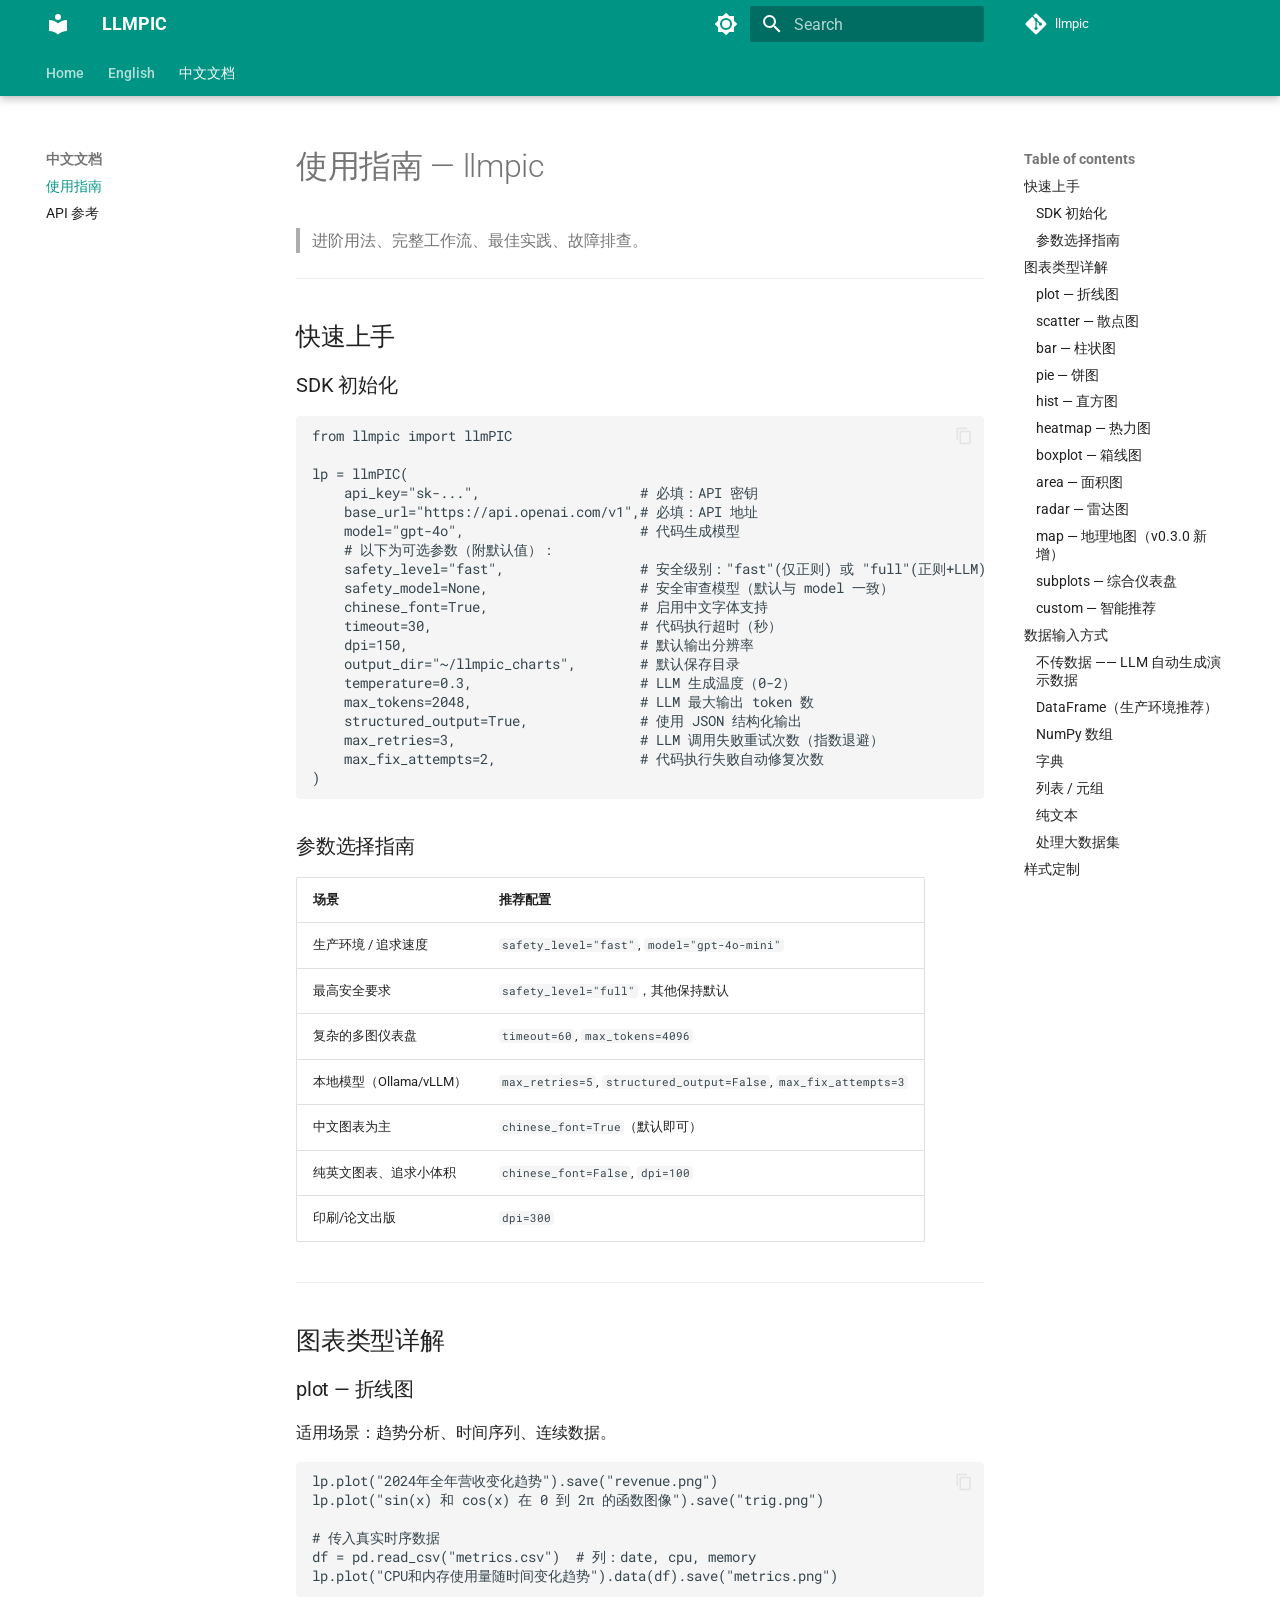
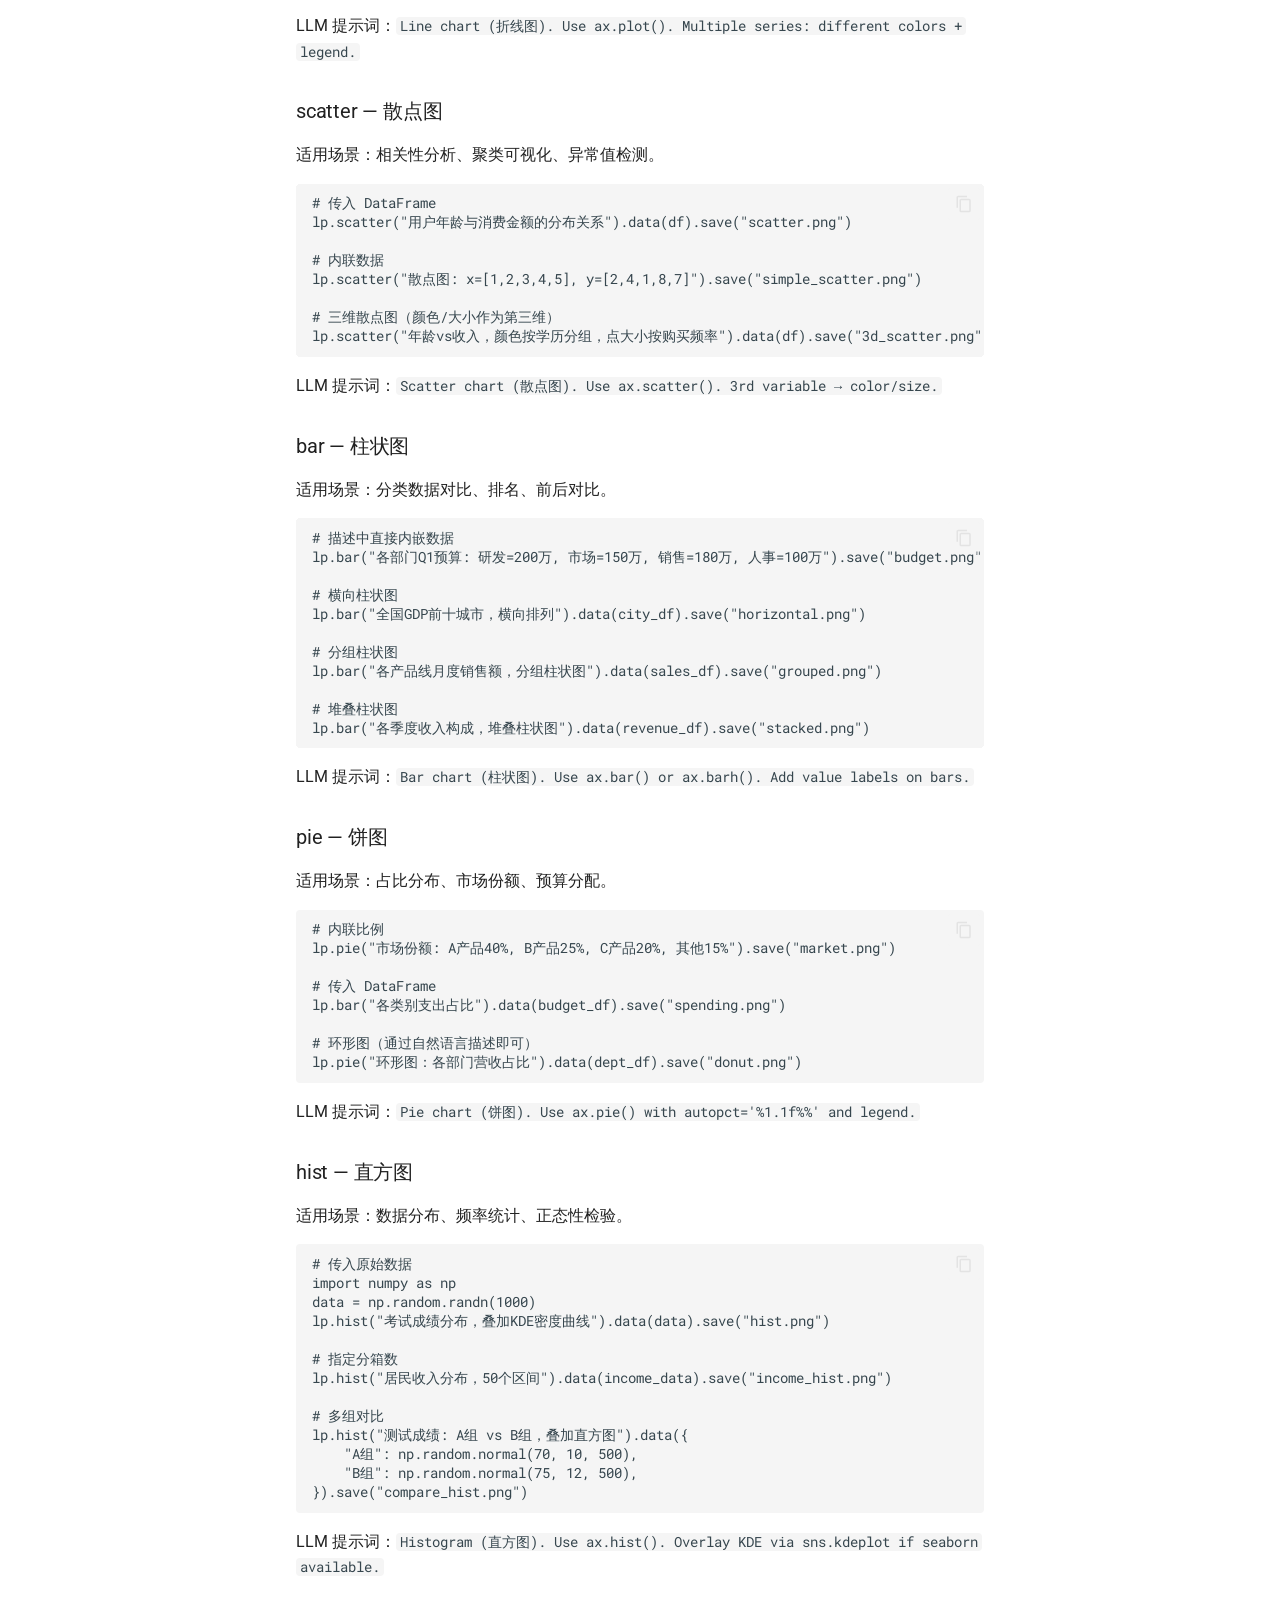
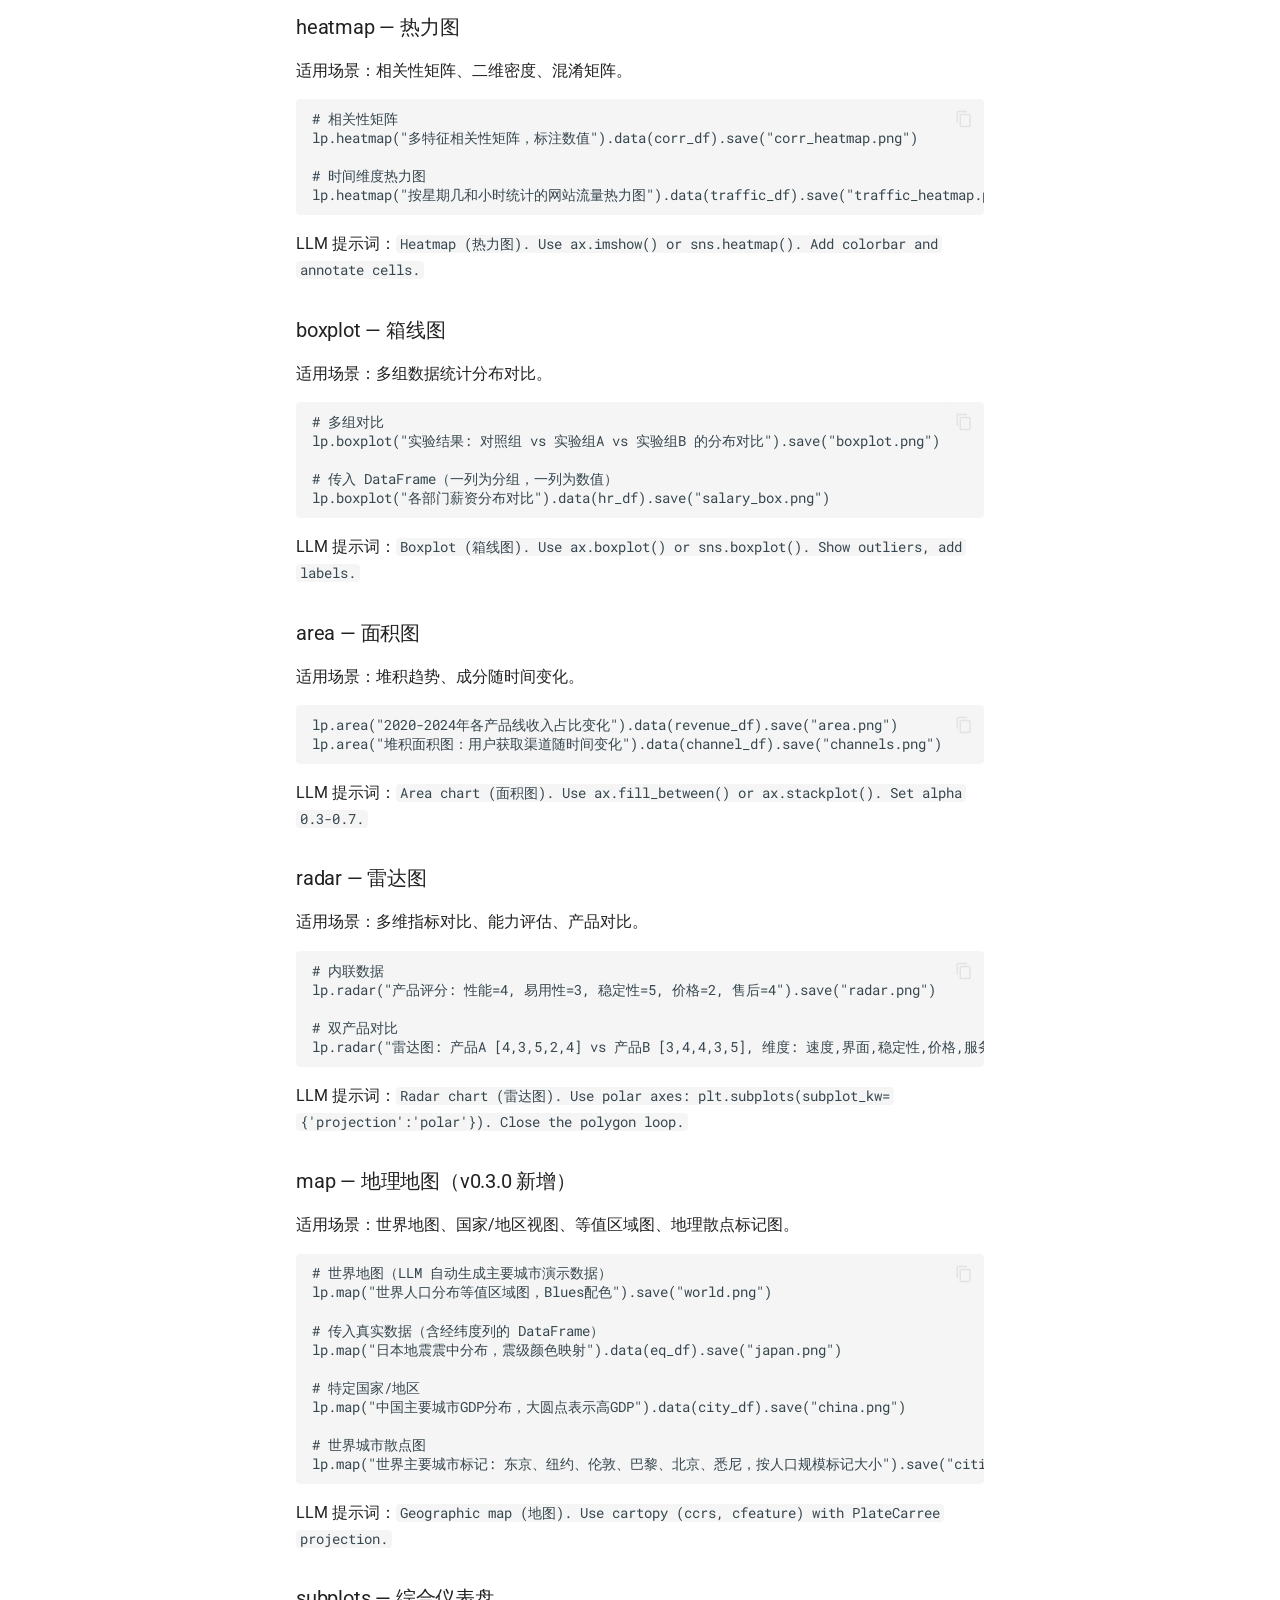
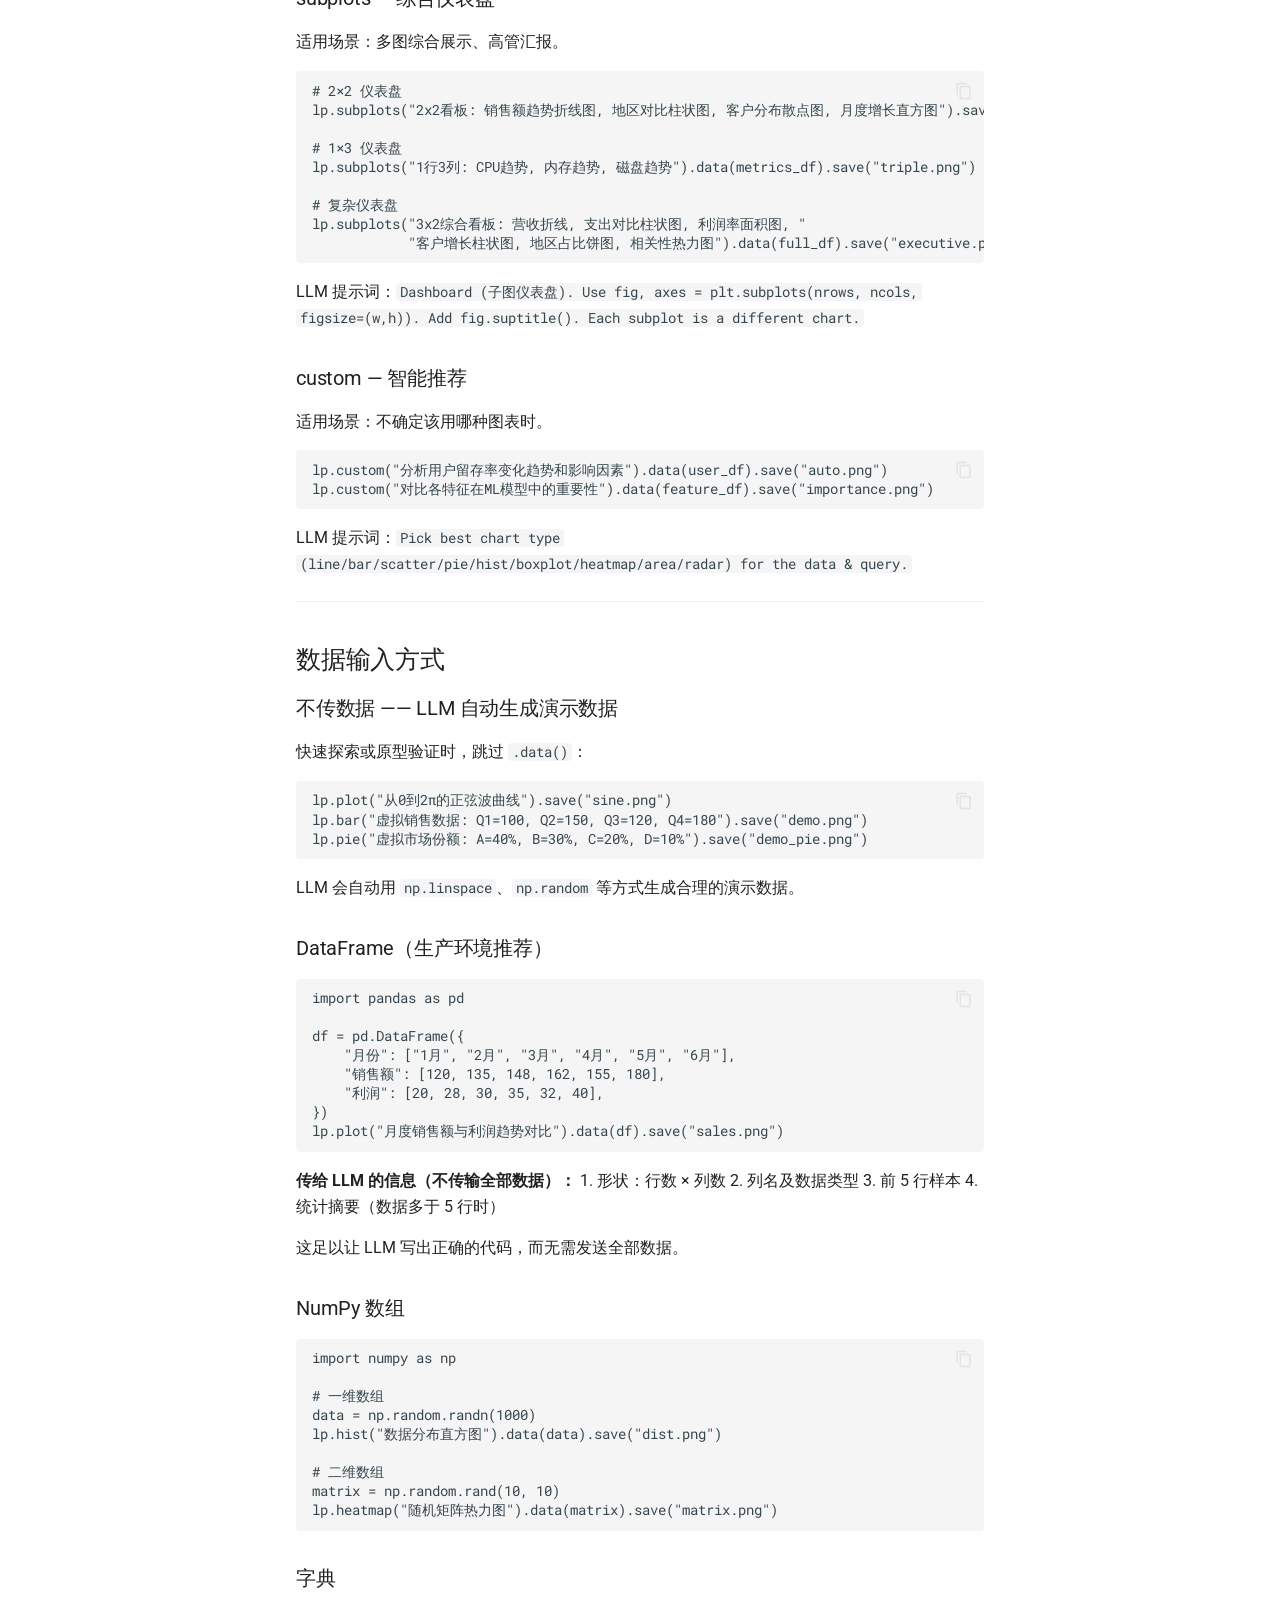
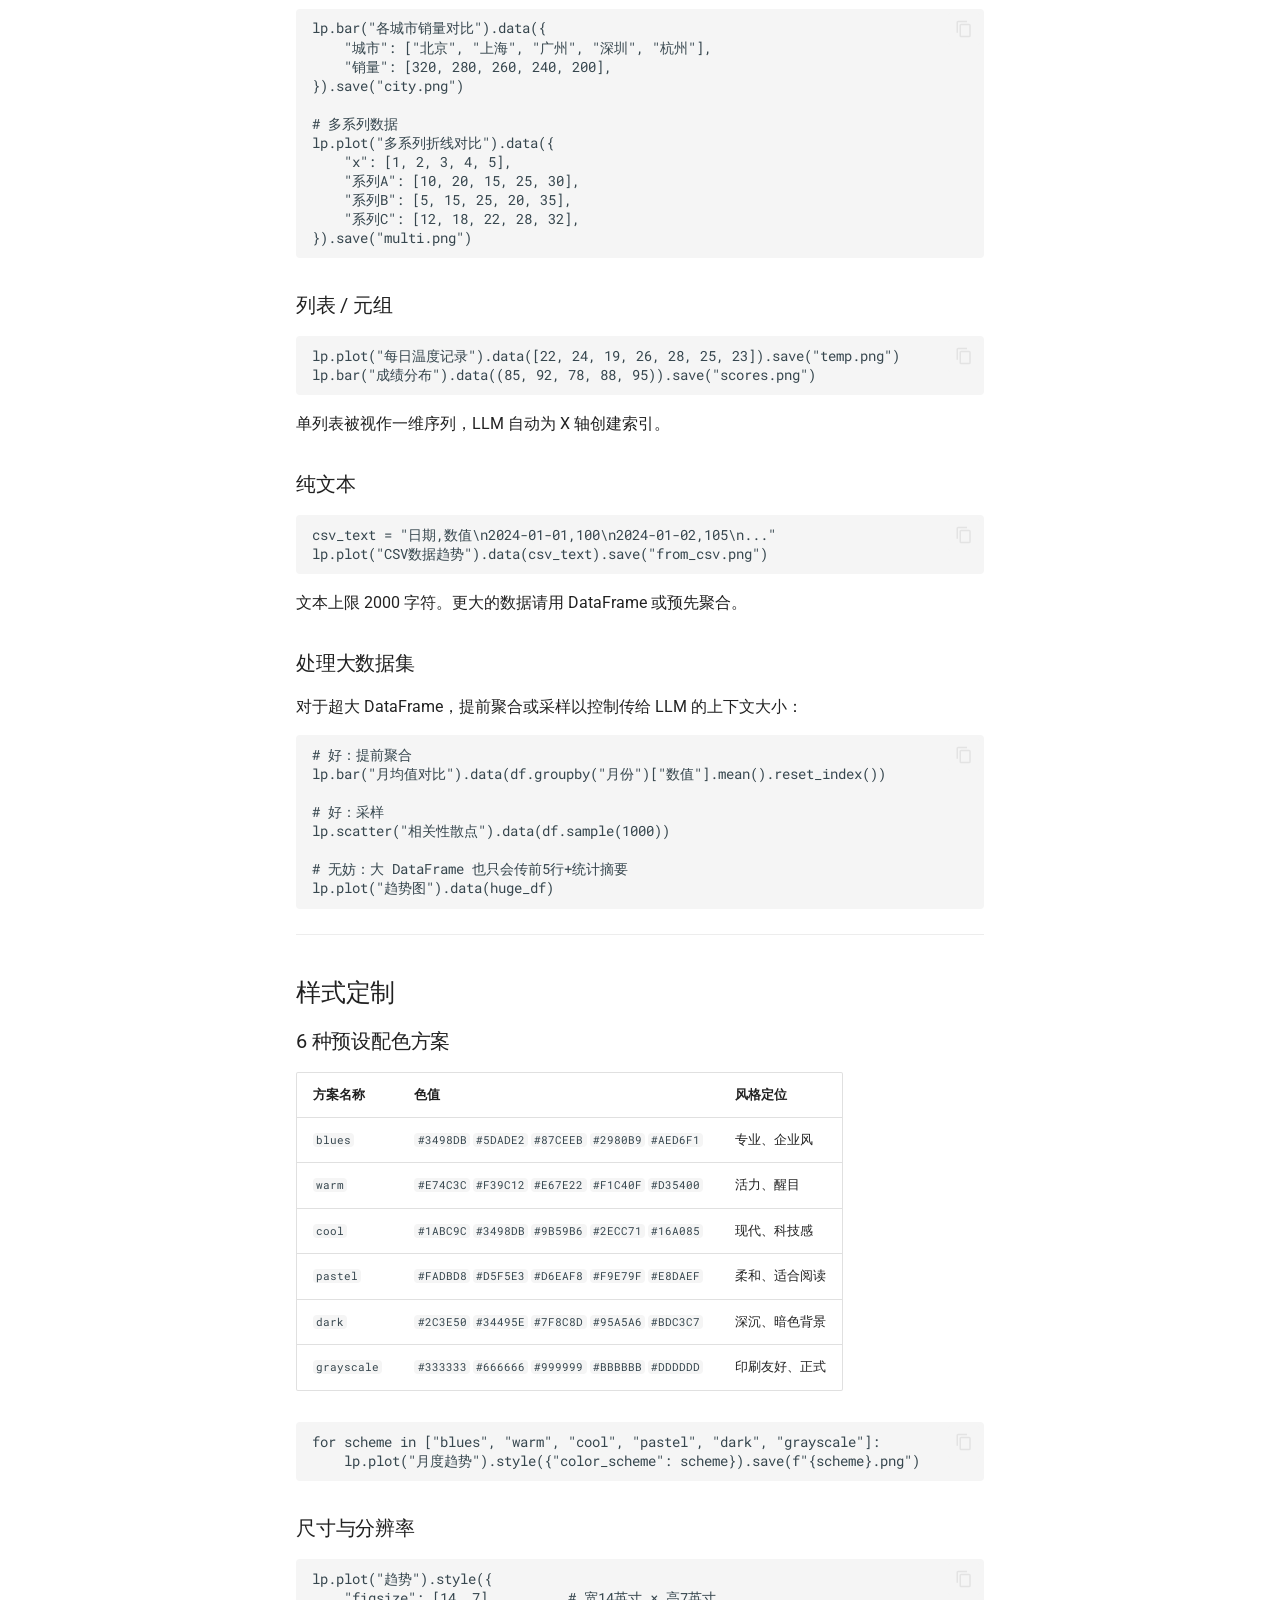
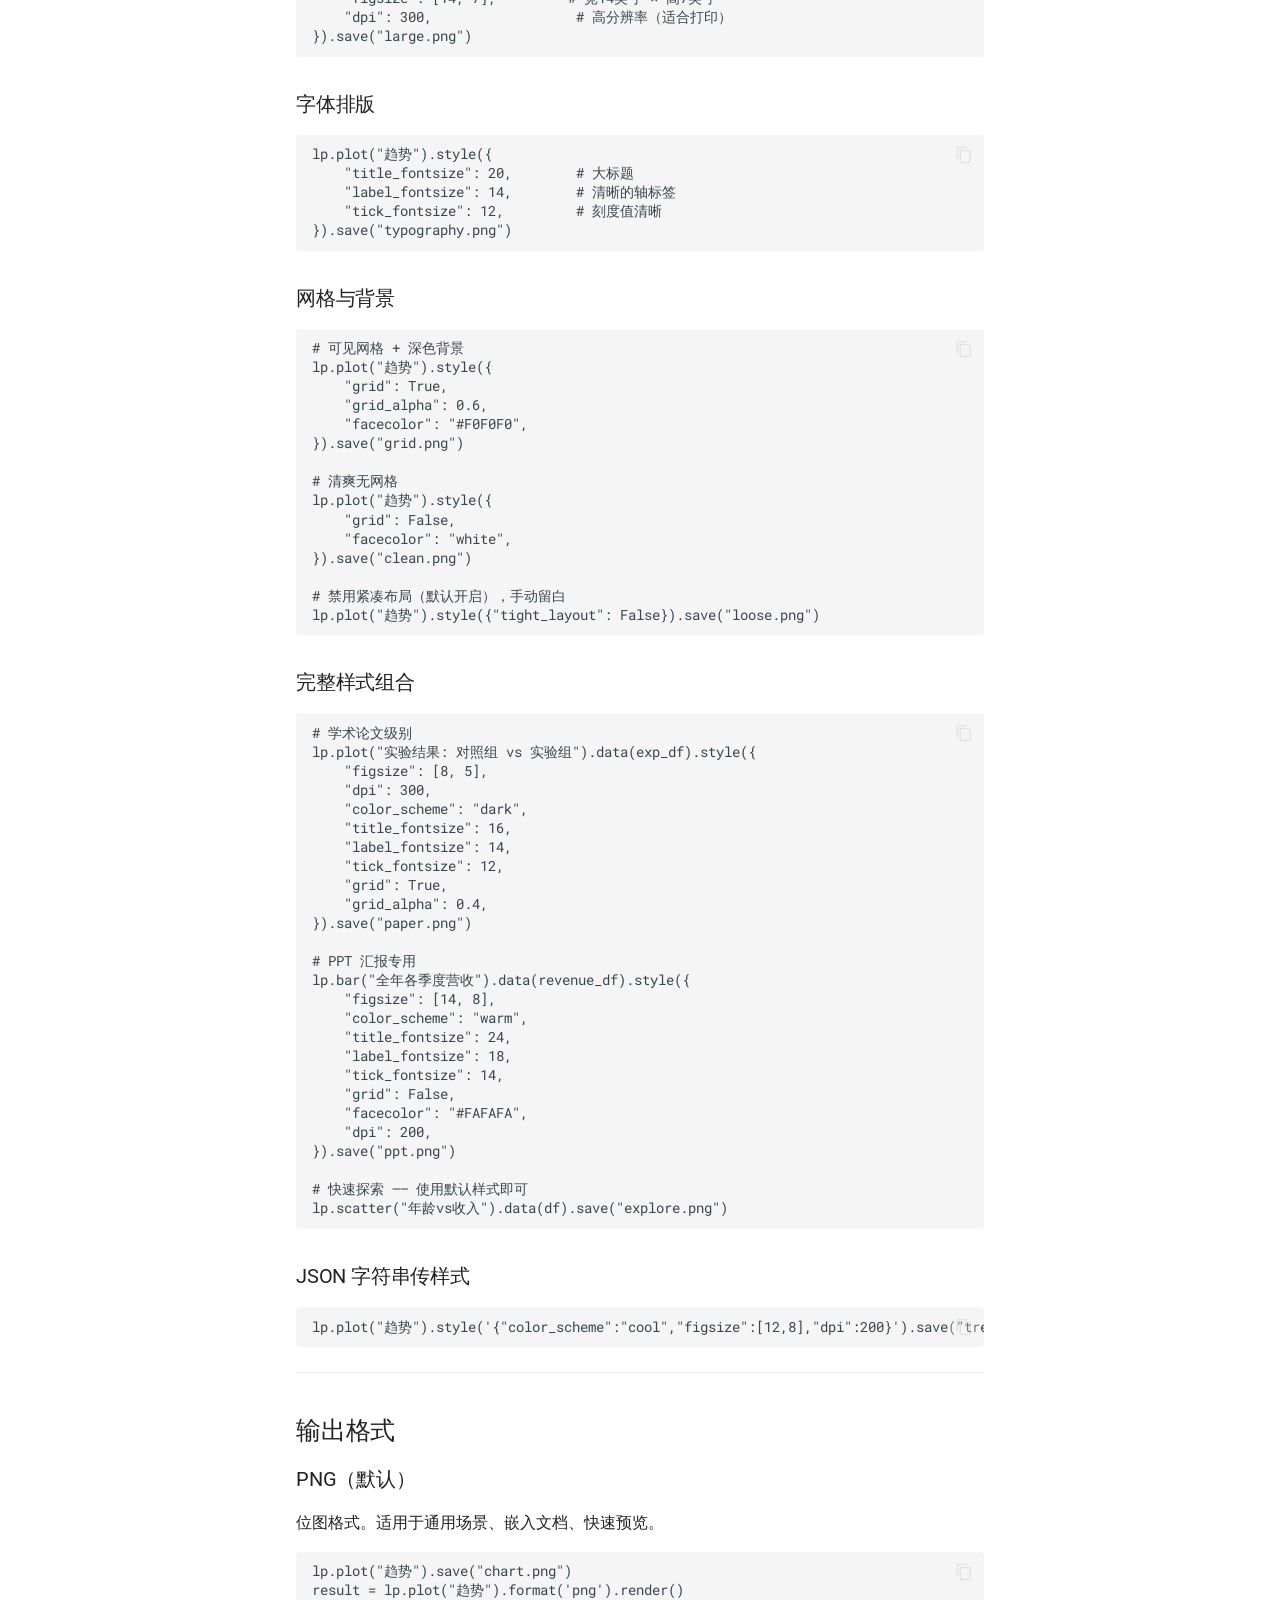
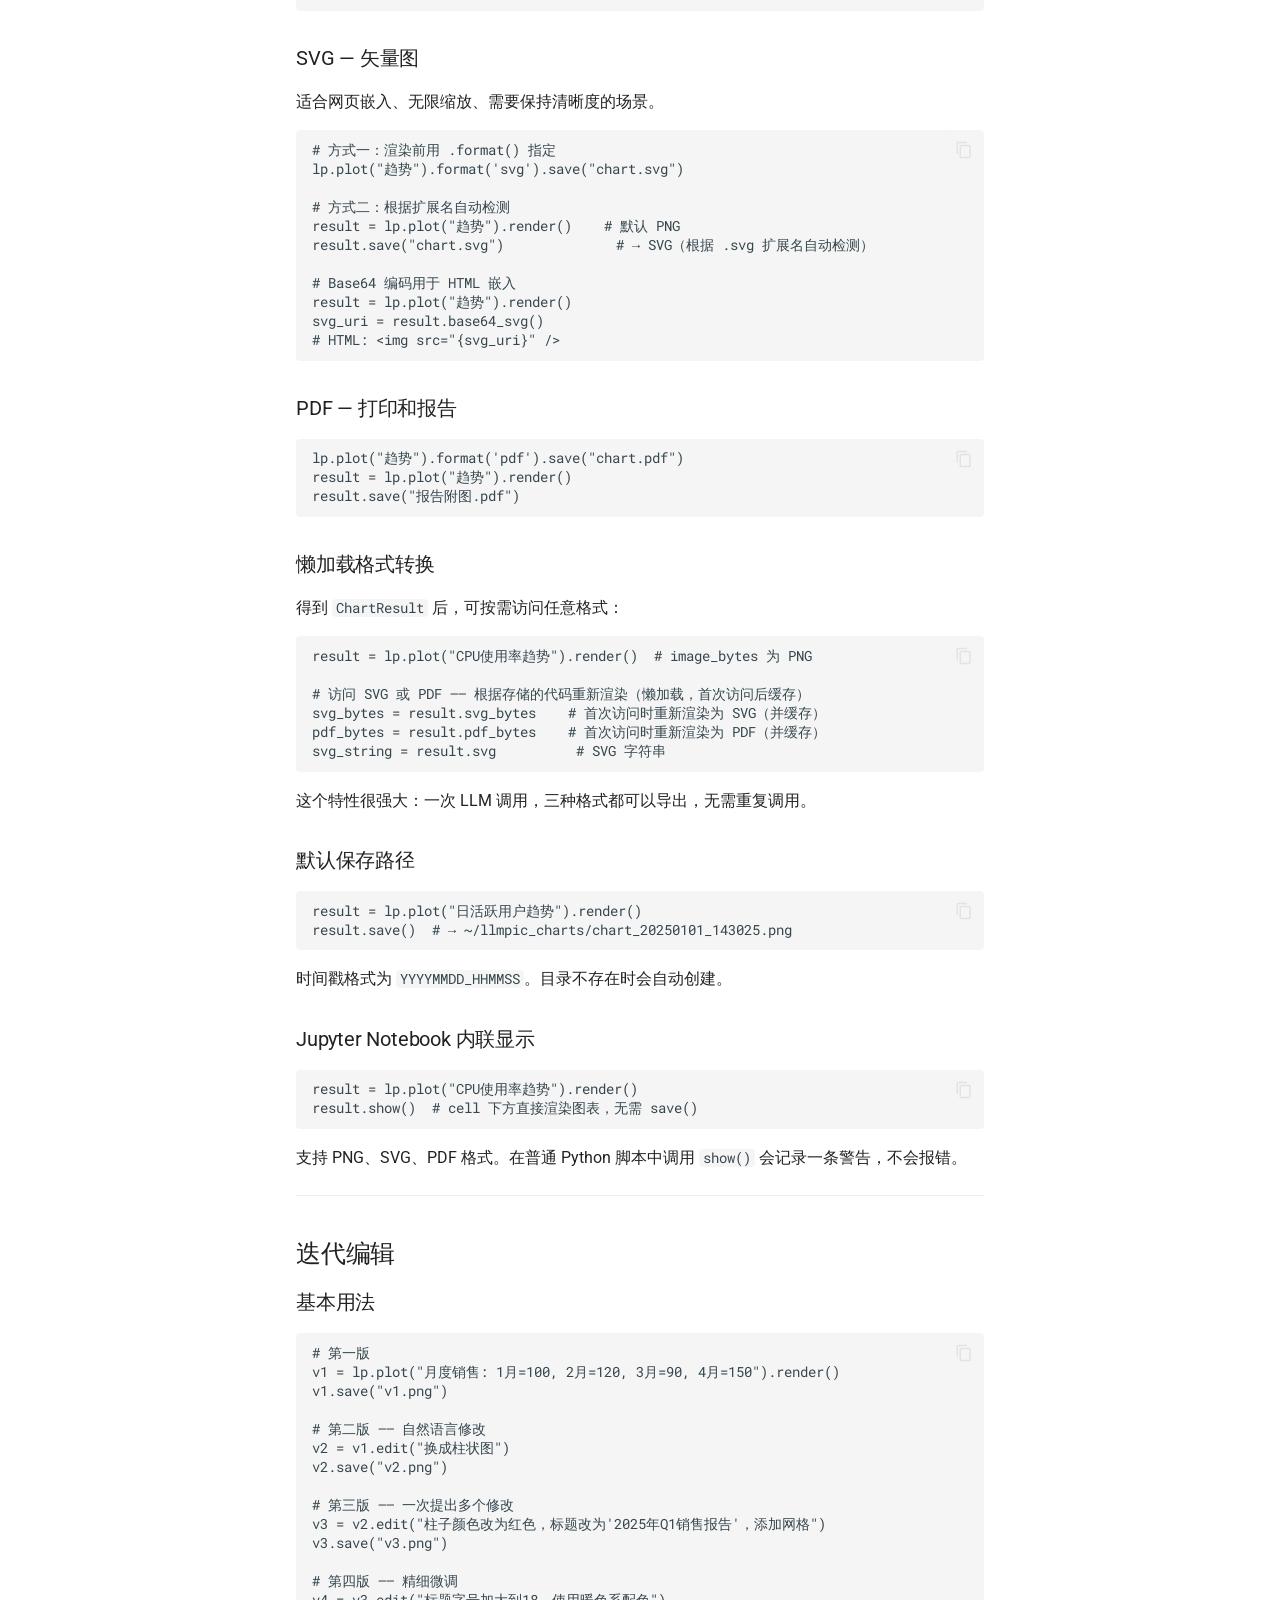
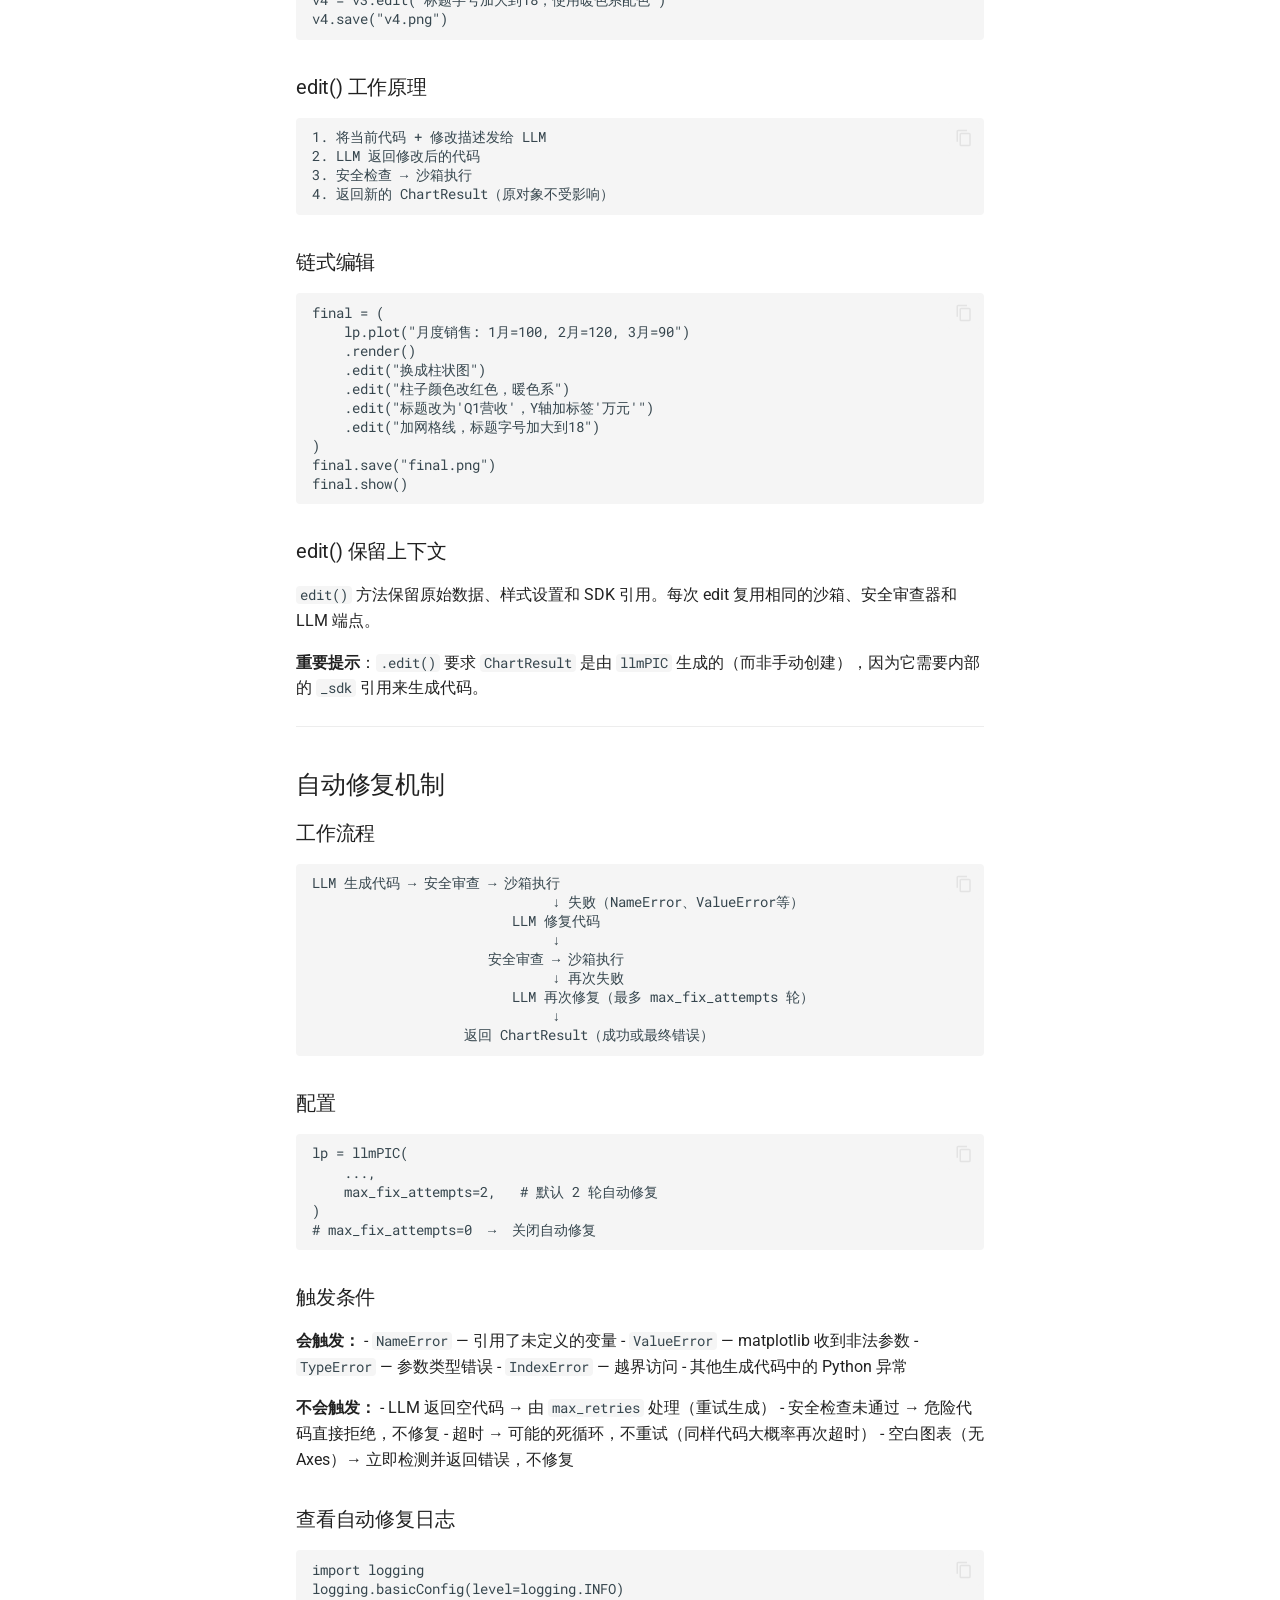
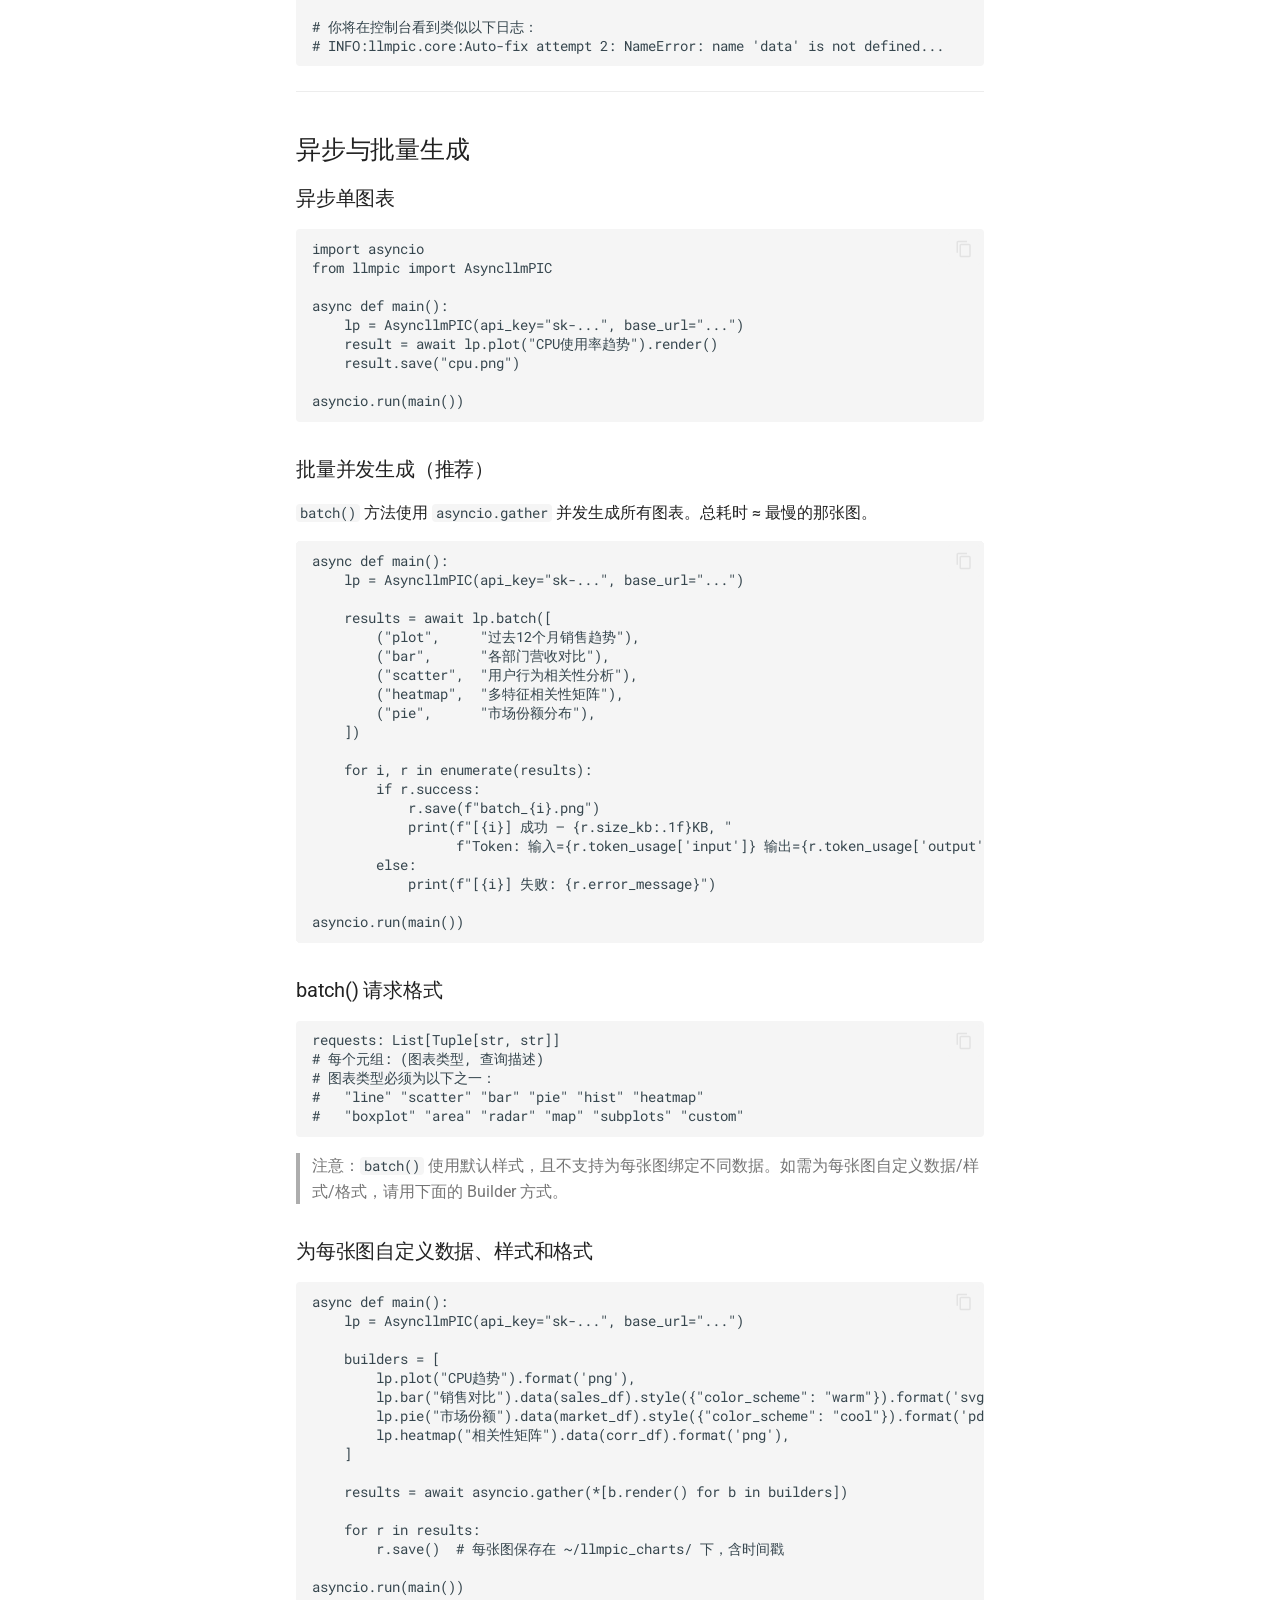
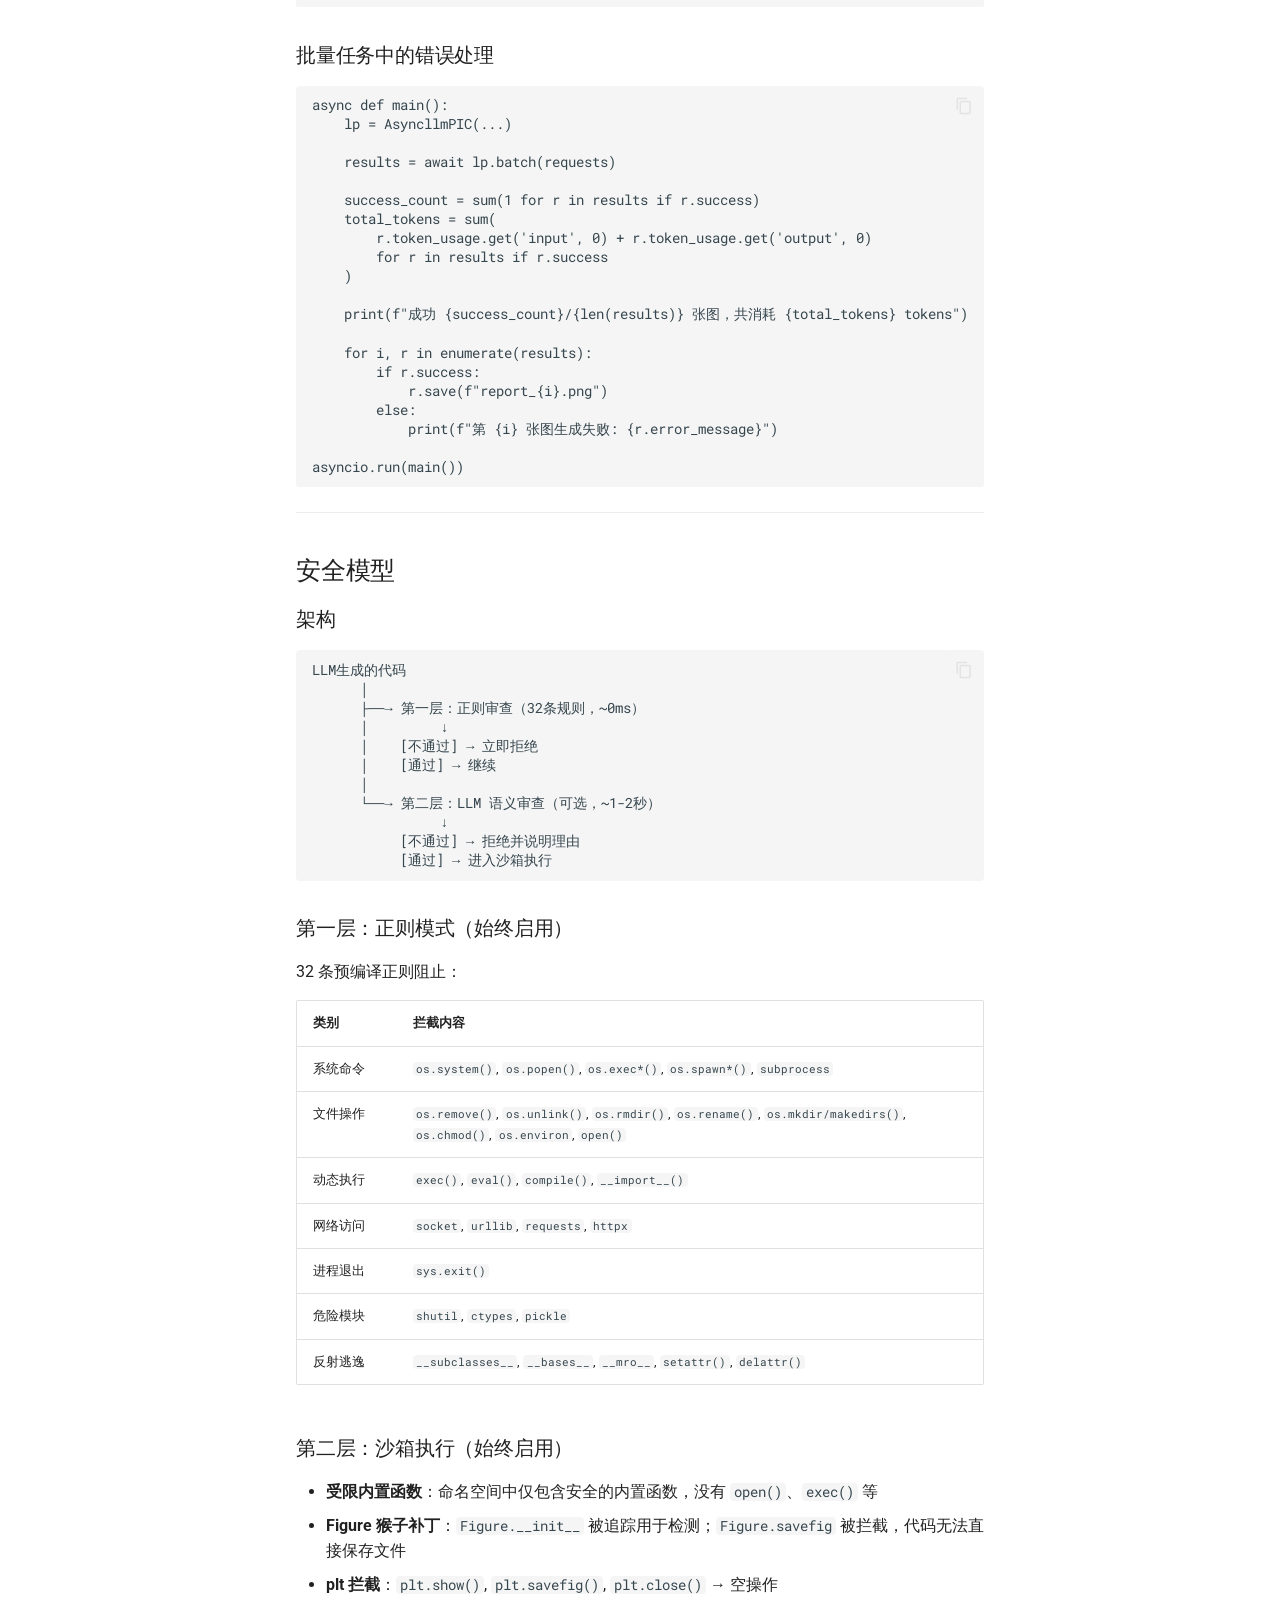
<file: chinese/GUIDE_CN/index.html>
<!doctype html>
<html lang="en" class="no-js">
  <head>
    
      <meta charset="utf-8">
      <meta name="viewport" content="width=device-width,initial-scale=1">
      
        <meta name="description" content="Natural Language → Production Charts. One line.">
      
      
        <meta name="author" content="ADW-19">
      
      
        <link rel="canonical" href="https://ADW-19.github.io/llmpic/chinese/GUIDE_CN/">
      
      
        <link rel="prev" href="../../english/API_REFERENCE_EN/">
      
      
        <link rel="next" href="../API_REFERENCE_CN/">
      
      
        
      
      
      <link rel="icon" href="../../assets/images/favicon.png">
      <meta name="generator" content="mkdocs-1.6.1, mkdocs-material-9.7.6">
    
    
      
        <title>使用指南 - LLMPIC</title>
      
    
    
      <link rel="stylesheet" href="../../assets/stylesheets/main.484c7ddc.min.css">
      
        
        <link rel="stylesheet" href="../../assets/stylesheets/palette.ab4e12ef.min.css">
      
      


    
    
      
    
    
      
        
        
        <link rel="preconnect" href="https://fonts.gstatic.com" crossorigin>
        <link rel="stylesheet" href="https://fonts.googleapis.com/css?family=Roboto:300,300i,400,400i,700,700i%7CRoboto+Mono:400,400i,700,700i&display=fallback">
        <style>:root{--md-text-font:"Roboto";--md-code-font:"Roboto Mono"}</style>
      
    
    
      <link rel="stylesheet" href="../../stylesheets/extra.css">
    
    <script>__md_scope=new URL("../..",location),__md_hash=e=>[...e].reduce(((e,_)=>(e<<5)-e+_.charCodeAt(0)),0),__md_get=(e,_=localStorage,t=__md_scope)=>JSON.parse(_.getItem(t.pathname+"."+e)),__md_set=(e,_,t=localStorage,a=__md_scope)=>{try{t.setItem(a.pathname+"."+e,JSON.stringify(_))}catch(e){}}</script>
    
      

    
    
  </head>
  
  
    
    
      
    
    
    
    
    <body dir="ltr" data-md-color-scheme="default" data-md-color-primary="teal" data-md-color-accent="teal">
  
    
    <input class="md-toggle" data-md-toggle="drawer" type="checkbox" id="__drawer" autocomplete="off">
    <input class="md-toggle" data-md-toggle="search" type="checkbox" id="__search" autocomplete="off">
    <label class="md-overlay" for="__drawer"></label>
    <div data-md-component="skip">
      
        
        <a href="#llmpic" class="md-skip">
          Skip to content
        </a>
      
    </div>
    <div data-md-component="announce">
      
    </div>
    
    
      

  

<header class="md-header md-header--shadow md-header--lifted" data-md-component="header">
  <nav class="md-header__inner md-grid" aria-label="Header">
    <a href="../.." title="LLMPIC" class="md-header__button md-logo" aria-label="LLMPIC" data-md-component="logo">
      
  
  <svg xmlns="http://www.w3.org/2000/svg" viewBox="0 0 24 24"><path d="M12 8a3 3 0 0 0 3-3 3 3 0 0 0-3-3 3 3 0 0 0-3 3 3 3 0 0 0 3 3m0 3.54C9.64 9.35 6.5 8 3 8v11c3.5 0 6.64 1.35 9 3.54 2.36-2.19 5.5-3.54 9-3.54V8c-3.5 0-6.64 1.35-9 3.54"/></svg>

    </a>
    <label class="md-header__button md-icon" for="__drawer">
      
      <svg xmlns="http://www.w3.org/2000/svg" viewBox="0 0 24 24"><path d="M3 6h18v2H3zm0 5h18v2H3zm0 5h18v2H3z"/></svg>
    </label>
    <div class="md-header__title" data-md-component="header-title">
      <div class="md-header__ellipsis">
        <div class="md-header__topic">
          <span class="md-ellipsis">
            LLMPIC
          </span>
        </div>
        <div class="md-header__topic" data-md-component="header-topic">
          <span class="md-ellipsis">
            
              使用指南
            
          </span>
        </div>
      </div>
    </div>
    
      
        <form class="md-header__option" data-md-component="palette">
  
    
    
    
    <input class="md-option" data-md-color-media="" data-md-color-scheme="default" data-md-color-primary="teal" data-md-color-accent="teal"  aria-label="Switch to dark mode"  type="radio" name="__palette" id="__palette_0">
    
      <label class="md-header__button md-icon" title="Switch to dark mode" for="__palette_1" hidden>
        <svg xmlns="http://www.w3.org/2000/svg" viewBox="0 0 24 24"><path d="M12 8a4 4 0 0 0-4 4 4 4 0 0 0 4 4 4 4 0 0 0 4-4 4 4 0 0 0-4-4m0 10a6 6 0 0 1-6-6 6 6 0 0 1 6-6 6 6 0 0 1 6 6 6 6 0 0 1-6 6m8-9.31V4h-4.69L12 .69 8.69 4H4v4.69L.69 12 4 15.31V20h4.69L12 23.31 15.31 20H20v-4.69L23.31 12z"/></svg>
      </label>
    
  
    
    
    
    <input class="md-option" data-md-color-media="" data-md-color-scheme="slate" data-md-color-primary="teal" data-md-color-accent="teal"  aria-label="Switch to light mode"  type="radio" name="__palette" id="__palette_1">
    
      <label class="md-header__button md-icon" title="Switch to light mode" for="__palette_0" hidden>
        <svg xmlns="http://www.w3.org/2000/svg" viewBox="0 0 24 24"><path d="M12 18c-.89 0-1.74-.2-2.5-.55C11.56 16.5 13 14.42 13 12s-1.44-4.5-3.5-5.45C10.26 6.2 11.11 6 12 6a6 6 0 0 1 6 6 6 6 0 0 1-6 6m8-9.31V4h-4.69L12 .69 8.69 4H4v4.69L.69 12 4 15.31V20h4.69L12 23.31 15.31 20H20v-4.69L23.31 12z"/></svg>
      </label>
    
  
</form>
      
    
    
      <script>var palette=__md_get("__palette");if(palette&&palette.color){if("(prefers-color-scheme)"===palette.color.media){var media=matchMedia("(prefers-color-scheme: light)"),input=document.querySelector(media.matches?"[data-md-color-media='(prefers-color-scheme: light)']":"[data-md-color-media='(prefers-color-scheme: dark)']");palette.color.media=input.getAttribute("data-md-color-media"),palette.color.scheme=input.getAttribute("data-md-color-scheme"),palette.color.primary=input.getAttribute("data-md-color-primary"),palette.color.accent=input.getAttribute("data-md-color-accent")}for(var[key,value]of Object.entries(palette.color))document.body.setAttribute("data-md-color-"+key,value)}</script>
    
    
    
      
      
        <label class="md-header__button md-icon" for="__search">
          
          <svg xmlns="http://www.w3.org/2000/svg" viewBox="0 0 24 24"><path d="M9.5 3A6.5 6.5 0 0 1 16 9.5c0 1.61-.59 3.09-1.56 4.23l.27.27h.79l5 5-1.5 1.5-5-5v-.79l-.27-.27A6.52 6.52 0 0 1 9.5 16 6.5 6.5 0 0 1 3 9.5 6.5 6.5 0 0 1 9.5 3m0 2C7 5 5 7 5 9.5S7 14 9.5 14 14 12 14 9.5 12 5 9.5 5"/></svg>
        </label>
        <div class="md-search" data-md-component="search" role="dialog">
  <label class="md-search__overlay" for="__search"></label>
  <div class="md-search__inner" role="search">
    <form class="md-search__form" name="search">
      <input type="text" class="md-search__input" name="query" aria-label="Search" placeholder="Search" autocapitalize="off" autocorrect="off" autocomplete="off" spellcheck="false" data-md-component="search-query" required>
      <label class="md-search__icon md-icon" for="__search">
        
        <svg xmlns="http://www.w3.org/2000/svg" viewBox="0 0 24 24"><path d="M9.5 3A6.5 6.5 0 0 1 16 9.5c0 1.61-.59 3.09-1.56 4.23l.27.27h.79l5 5-1.5 1.5-5-5v-.79l-.27-.27A6.52 6.52 0 0 1 9.5 16 6.5 6.5 0 0 1 3 9.5 6.5 6.5 0 0 1 9.5 3m0 2C7 5 5 7 5 9.5S7 14 9.5 14 14 12 14 9.5 12 5 9.5 5"/></svg>
        
        <svg xmlns="http://www.w3.org/2000/svg" viewBox="0 0 24 24"><path d="M20 11v2H8l5.5 5.5-1.42 1.42L4.16 12l7.92-7.92L13.5 5.5 8 11z"/></svg>
      </label>
      <nav class="md-search__options" aria-label="Search">
        
        <button type="reset" class="md-search__icon md-icon" title="Clear" aria-label="Clear" tabindex="-1">
          
          <svg xmlns="http://www.w3.org/2000/svg" viewBox="0 0 24 24"><path d="M19 6.41 17.59 5 12 10.59 6.41 5 5 6.41 10.59 12 5 17.59 6.41 19 12 13.41 17.59 19 19 17.59 13.41 12z"/></svg>
        </button>
      </nav>
      
        <div class="md-search__suggest" data-md-component="search-suggest"></div>
      
    </form>
    <div class="md-search__output">
      <div class="md-search__scrollwrap" tabindex="0" data-md-scrollfix>
        <div class="md-search-result" data-md-component="search-result">
          <div class="md-search-result__meta">
            Initializing search
          </div>
          <ol class="md-search-result__list" role="presentation"></ol>
        </div>
      </div>
    </div>
  </div>
</div>
      
    
    
      <div class="md-header__source">
        <a href="https://github.com/ADW-19/llmpic" title="Go to repository" class="md-source" data-md-component="source">
  <div class="md-source__icon md-icon">
    
    <svg xmlns="http://www.w3.org/2000/svg" viewBox="0 0 448 512"><!--! Font Awesome Free 7.1.0 by @fontawesome - https://fontawesome.com License - https://fontawesome.com/license/free (Icons: CC BY 4.0, Fonts: SIL OFL 1.1, Code: MIT License) Copyright 2025 Fonticons, Inc.--><path d="M439.6 236.1 244 40.5c-5.4-5.5-12.8-8.5-20.4-8.5s-15 3-20.4 8.4L162.5 81l51.5 51.5c27.1-9.1 52.7 16.8 43.4 43.7l49.7 49.7c34.2-11.8 61.2 31 35.5 56.7-26.5 26.5-70.2-2.9-56-37.3L240.3 199v121.9c25.3 12.5 22.3 41.8 9.1 55-6.4 6.4-15.2 10.1-24.3 10.1s-17.8-3.6-24.3-10.1c-17.6-17.6-11.1-46.9 11.2-56v-123c-20.8-8.5-24.6-30.7-18.6-45L142.6 101 8.5 235.1C3 240.6 0 247.9 0 255.5s3 15 8.5 20.4l195.6 195.7c5.4 5.4 12.7 8.4 20.4 8.4s15-3 20.4-8.4l194.7-194.7c5.4-5.4 8.4-12.8 8.4-20.4s-3-15-8.4-20.4"/></svg>
  </div>
  <div class="md-source__repository">
    llmpic
  </div>
</a>
      </div>
    
  </nav>
  
    
      
<nav class="md-tabs" aria-label="Tabs" data-md-component="tabs">
  <div class="md-grid">
    <ul class="md-tabs__list">
      
        
  
  
  
  
    <li class="md-tabs__item">
      <a href="../.." class="md-tabs__link">
        
  
  
    
  
  Home

      </a>
    </li>
  

      
        
  
  
  
  
    
    
      <li class="md-tabs__item">
        <a href="../../english/GUIDE_EN/" class="md-tabs__link">
          
  
  
  English

        </a>
      </li>
    
  

      
        
  
  
  
    
  
  
    
    
      <li class="md-tabs__item md-tabs__item--active">
        <a href="./" class="md-tabs__link">
          
  
  
  中文文档

        </a>
      </li>
    
  

      
    </ul>
  </div>
</nav>
    
  
</header>
    
    <div class="md-container" data-md-component="container">
      
      
        
      
      <main class="md-main" data-md-component="main">
        <div class="md-main__inner md-grid">
          
            
              
              <div class="md-sidebar md-sidebar--primary" data-md-component="sidebar" data-md-type="navigation" >
                <div class="md-sidebar__scrollwrap">
                  <div class="md-sidebar__inner">
                    


  


<nav class="md-nav md-nav--primary md-nav--lifted" aria-label="Navigation" data-md-level="0">
  <label class="md-nav__title" for="__drawer">
    <a href="../.." title="LLMPIC" class="md-nav__button md-logo" aria-label="LLMPIC" data-md-component="logo">
      
  
  <svg xmlns="http://www.w3.org/2000/svg" viewBox="0 0 24 24"><path d="M12 8a3 3 0 0 0 3-3 3 3 0 0 0-3-3 3 3 0 0 0-3 3 3 3 0 0 0 3 3m0 3.54C9.64 9.35 6.5 8 3 8v11c3.5 0 6.64 1.35 9 3.54 2.36-2.19 5.5-3.54 9-3.54V8c-3.5 0-6.64 1.35-9 3.54"/></svg>

    </a>
    LLMPIC
  </label>
  
    <div class="md-nav__source">
      <a href="https://github.com/ADW-19/llmpic" title="Go to repository" class="md-source" data-md-component="source">
  <div class="md-source__icon md-icon">
    
    <svg xmlns="http://www.w3.org/2000/svg" viewBox="0 0 448 512"><!--! Font Awesome Free 7.1.0 by @fontawesome - https://fontawesome.com License - https://fontawesome.com/license/free (Icons: CC BY 4.0, Fonts: SIL OFL 1.1, Code: MIT License) Copyright 2025 Fonticons, Inc.--><path d="M439.6 236.1 244 40.5c-5.4-5.5-12.8-8.5-20.4-8.5s-15 3-20.4 8.4L162.5 81l51.5 51.5c27.1-9.1 52.7 16.8 43.4 43.7l49.7 49.7c34.2-11.8 61.2 31 35.5 56.7-26.5 26.5-70.2-2.9-56-37.3L240.3 199v121.9c25.3 12.5 22.3 41.8 9.1 55-6.4 6.4-15.2 10.1-24.3 10.1s-17.8-3.6-24.3-10.1c-17.6-17.6-11.1-46.9 11.2-56v-123c-20.8-8.5-24.6-30.7-18.6-45L142.6 101 8.5 235.1C3 240.6 0 247.9 0 255.5s3 15 8.5 20.4l195.6 195.7c5.4 5.4 12.7 8.4 20.4 8.4s15-3 20.4-8.4l194.7-194.7c5.4-5.4 8.4-12.8 8.4-20.4s-3-15-8.4-20.4"/></svg>
  </div>
  <div class="md-source__repository">
    llmpic
  </div>
</a>
    </div>
  
  <ul class="md-nav__list" data-md-scrollfix>
    
      
      
  
  
  
  
    <li class="md-nav__item">
      <a href="../.." class="md-nav__link">
        
  
  
  <span class="md-ellipsis">
    
  
    Home
  

    
  </span>
  
  

      </a>
    </li>
  

    
      
      
  
  
  
  
    
    
    
    
      
      
        
      
    
    
    <li class="md-nav__item md-nav__item--nested">
      
        
        
          
        
        <input class="md-nav__toggle md-toggle md-toggle--indeterminate" type="checkbox" id="__nav_2" >
        
          
          <label class="md-nav__link" for="__nav_2" id="__nav_2_label" tabindex="0">
            
  
  
  <span class="md-ellipsis">
    
  
    English
  

    
  </span>
  
  

            <span class="md-nav__icon md-icon"></span>
          </label>
        
        <nav class="md-nav" data-md-level="1" aria-labelledby="__nav_2_label" aria-expanded="false">
          <label class="md-nav__title" for="__nav_2">
            <span class="md-nav__icon md-icon"></span>
            
  
    English
  

          </label>
          <ul class="md-nav__list" data-md-scrollfix>
            
              
                
  
  
  
  
    <li class="md-nav__item">
      <a href="../../english/GUIDE_EN/" class="md-nav__link">
        
  
  
  <span class="md-ellipsis">
    
  
    Getting Started
  

    
  </span>
  
  

      </a>
    </li>
  

              
            
              
                
  
  
  
  
    <li class="md-nav__item">
      <a href="../../english/API_REFERENCE_EN/" class="md-nav__link">
        
  
  
  <span class="md-ellipsis">
    
  
    API Reference
  

    
  </span>
  
  

      </a>
    </li>
  

              
            
          </ul>
        </nav>
      
    </li>
  

    
      
      
  
  
    
  
  
  
    
    
    
    
      
        
        
      
      
        
      
    
    
    <li class="md-nav__item md-nav__item--active md-nav__item--section md-nav__item--nested">
      
        
        
        <input class="md-nav__toggle md-toggle " type="checkbox" id="__nav_3" checked>
        
          
          <label class="md-nav__link" for="__nav_3" id="__nav_3_label" tabindex="">
            
  
  
  <span class="md-ellipsis">
    
  
    中文文档
  

    
  </span>
  
  

            <span class="md-nav__icon md-icon"></span>
          </label>
        
        <nav class="md-nav" data-md-level="1" aria-labelledby="__nav_3_label" aria-expanded="true">
          <label class="md-nav__title" for="__nav_3">
            <span class="md-nav__icon md-icon"></span>
            
  
    中文文档
  

          </label>
          <ul class="md-nav__list" data-md-scrollfix>
            
              
                
  
  
    
  
  
  
    <li class="md-nav__item md-nav__item--active">
      
      <input class="md-nav__toggle md-toggle" type="checkbox" id="__toc">
      
      
        
      
      
        <label class="md-nav__link md-nav__link--active" for="__toc">
          
  
  
  <span class="md-ellipsis">
    
  
    使用指南
  

    
  </span>
  
  

          <span class="md-nav__icon md-icon"></span>
        </label>
      
      <a href="./" class="md-nav__link md-nav__link--active">
        
  
  
  <span class="md-ellipsis">
    
  
    使用指南
  

    
  </span>
  
  

      </a>
      
        

<nav class="md-nav md-nav--secondary" aria-label="Table of contents">
  
  
  
    
  
  
    <label class="md-nav__title" for="__toc">
      <span class="md-nav__icon md-icon"></span>
      Table of contents
    </label>
    <ul class="md-nav__list" data-md-component="toc" data-md-scrollfix>
      
        <li class="md-nav__item">
  <a href="#_1" class="md-nav__link">
    <span class="md-ellipsis">
      
        快速上手
      
    </span>
  </a>
  
    <nav class="md-nav" aria-label="快速上手">
      <ul class="md-nav__list">
        
          <li class="md-nav__item">
  <a href="#sdk" class="md-nav__link">
    <span class="md-ellipsis">
      
        SDK 初始化
      
    </span>
  </a>
  
</li>
        
          <li class="md-nav__item">
  <a href="#_2" class="md-nav__link">
    <span class="md-ellipsis">
      
        参数选择指南
      
    </span>
  </a>
  
</li>
        
      </ul>
    </nav>
  
</li>
      
        <li class="md-nav__item">
  <a href="#_3" class="md-nav__link">
    <span class="md-ellipsis">
      
        图表类型详解
      
    </span>
  </a>
  
    <nav class="md-nav" aria-label="图表类型详解">
      <ul class="md-nav__list">
        
          <li class="md-nav__item">
  <a href="#plot" class="md-nav__link">
    <span class="md-ellipsis">
      
        plot — 折线图
      
    </span>
  </a>
  
</li>
        
          <li class="md-nav__item">
  <a href="#scatter" class="md-nav__link">
    <span class="md-ellipsis">
      
        scatter — 散点图
      
    </span>
  </a>
  
</li>
        
          <li class="md-nav__item">
  <a href="#bar" class="md-nav__link">
    <span class="md-ellipsis">
      
        bar — 柱状图
      
    </span>
  </a>
  
</li>
        
          <li class="md-nav__item">
  <a href="#pie" class="md-nav__link">
    <span class="md-ellipsis">
      
        pie — 饼图
      
    </span>
  </a>
  
</li>
        
          <li class="md-nav__item">
  <a href="#hist" class="md-nav__link">
    <span class="md-ellipsis">
      
        hist — 直方图
      
    </span>
  </a>
  
</li>
        
          <li class="md-nav__item">
  <a href="#heatmap" class="md-nav__link">
    <span class="md-ellipsis">
      
        heatmap — 热力图
      
    </span>
  </a>
  
</li>
        
          <li class="md-nav__item">
  <a href="#boxplot" class="md-nav__link">
    <span class="md-ellipsis">
      
        boxplot — 箱线图
      
    </span>
  </a>
  
</li>
        
          <li class="md-nav__item">
  <a href="#area" class="md-nav__link">
    <span class="md-ellipsis">
      
        area — 面积图
      
    </span>
  </a>
  
</li>
        
          <li class="md-nav__item">
  <a href="#radar" class="md-nav__link">
    <span class="md-ellipsis">
      
        radar — 雷达图
      
    </span>
  </a>
  
</li>
        
          <li class="md-nav__item">
  <a href="#map-v030" class="md-nav__link">
    <span class="md-ellipsis">
      
        map — 地理地图（v0.3.0 新增）
      
    </span>
  </a>
  
</li>
        
          <li class="md-nav__item">
  <a href="#subplots" class="md-nav__link">
    <span class="md-ellipsis">
      
        subplots — 综合仪表盘
      
    </span>
  </a>
  
</li>
        
          <li class="md-nav__item">
  <a href="#custom" class="md-nav__link">
    <span class="md-ellipsis">
      
        custom — 智能推荐
      
    </span>
  </a>
  
</li>
        
      </ul>
    </nav>
  
</li>
      
        <li class="md-nav__item">
  <a href="#_4" class="md-nav__link">
    <span class="md-ellipsis">
      
        数据输入方式
      
    </span>
  </a>
  
    <nav class="md-nav" aria-label="数据输入方式">
      <ul class="md-nav__list">
        
          <li class="md-nav__item">
  <a href="#llm" class="md-nav__link">
    <span class="md-ellipsis">
      
        不传数据 —— LLM 自动生成演示数据
      
    </span>
  </a>
  
</li>
        
          <li class="md-nav__item">
  <a href="#dataframe" class="md-nav__link">
    <span class="md-ellipsis">
      
        DataFrame（生产环境推荐）
      
    </span>
  </a>
  
</li>
        
          <li class="md-nav__item">
  <a href="#numpy" class="md-nav__link">
    <span class="md-ellipsis">
      
        NumPy 数组
      
    </span>
  </a>
  
</li>
        
          <li class="md-nav__item">
  <a href="#_5" class="md-nav__link">
    <span class="md-ellipsis">
      
        字典
      
    </span>
  </a>
  
</li>
        
          <li class="md-nav__item">
  <a href="#_6" class="md-nav__link">
    <span class="md-ellipsis">
      
        列表 / 元组
      
    </span>
  </a>
  
</li>
        
          <li class="md-nav__item">
  <a href="#_7" class="md-nav__link">
    <span class="md-ellipsis">
      
        纯文本
      
    </span>
  </a>
  
</li>
        
          <li class="md-nav__item">
  <a href="#_8" class="md-nav__link">
    <span class="md-ellipsis">
      
        处理大数据集
      
    </span>
  </a>
  
</li>
        
      </ul>
    </nav>
  
</li>
      
        <li class="md-nav__item">
  <a href="#_9" class="md-nav__link">
    <span class="md-ellipsis">
      
        样式定制
      
    </span>
  </a>
  
    <nav class="md-nav" aria-label="样式定制">
      <ul class="md-nav__list">
        
          <li class="md-nav__item">
  <a href="#6" class="md-nav__link">
    <span class="md-ellipsis">
      
        6 种预设配色方案
      
    </span>
  </a>
  
</li>
        
          <li class="md-nav__item">
  <a href="#_10" class="md-nav__link">
    <span class="md-ellipsis">
      
        尺寸与分辨率
      
    </span>
  </a>
  
</li>
        
          <li class="md-nav__item">
  <a href="#_11" class="md-nav__link">
    <span class="md-ellipsis">
      
        字体排版
      
    </span>
  </a>
  
</li>
        
          <li class="md-nav__item">
  <a href="#_12" class="md-nav__link">
    <span class="md-ellipsis">
      
        网格与背景
      
    </span>
  </a>
  
</li>
        
          <li class="md-nav__item">
  <a href="#_13" class="md-nav__link">
    <span class="md-ellipsis">
      
        完整样式组合
      
    </span>
  </a>
  
</li>
        
          <li class="md-nav__item">
  <a href="#json" class="md-nav__link">
    <span class="md-ellipsis">
      
        JSON 字符串传样式
      
    </span>
  </a>
  
</li>
        
      </ul>
    </nav>
  
</li>
      
        <li class="md-nav__item">
  <a href="#_14" class="md-nav__link">
    <span class="md-ellipsis">
      
        输出格式
      
    </span>
  </a>
  
    <nav class="md-nav" aria-label="输出格式">
      <ul class="md-nav__list">
        
          <li class="md-nav__item">
  <a href="#png" class="md-nav__link">
    <span class="md-ellipsis">
      
        PNG（默认）
      
    </span>
  </a>
  
</li>
        
          <li class="md-nav__item">
  <a href="#svg" class="md-nav__link">
    <span class="md-ellipsis">
      
        SVG — 矢量图
      
    </span>
  </a>
  
</li>
        
          <li class="md-nav__item">
  <a href="#pdf" class="md-nav__link">
    <span class="md-ellipsis">
      
        PDF — 打印和报告
      
    </span>
  </a>
  
</li>
        
          <li class="md-nav__item">
  <a href="#_15" class="md-nav__link">
    <span class="md-ellipsis">
      
        懒加载格式转换
      
    </span>
  </a>
  
</li>
        
          <li class="md-nav__item">
  <a href="#_16" class="md-nav__link">
    <span class="md-ellipsis">
      
        默认保存路径
      
    </span>
  </a>
  
</li>
        
          <li class="md-nav__item">
  <a href="#jupyter-notebook" class="md-nav__link">
    <span class="md-ellipsis">
      
        Jupyter Notebook 内联显示
      
    </span>
  </a>
  
</li>
        
      </ul>
    </nav>
  
</li>
      
        <li class="md-nav__item">
  <a href="#_17" class="md-nav__link">
    <span class="md-ellipsis">
      
        迭代编辑
      
    </span>
  </a>
  
    <nav class="md-nav" aria-label="迭代编辑">
      <ul class="md-nav__list">
        
          <li class="md-nav__item">
  <a href="#_18" class="md-nav__link">
    <span class="md-ellipsis">
      
        基本用法
      
    </span>
  </a>
  
</li>
        
          <li class="md-nav__item">
  <a href="#edit" class="md-nav__link">
    <span class="md-ellipsis">
      
        edit() 工作原理
      
    </span>
  </a>
  
</li>
        
          <li class="md-nav__item">
  <a href="#_19" class="md-nav__link">
    <span class="md-ellipsis">
      
        链式编辑
      
    </span>
  </a>
  
</li>
        
          <li class="md-nav__item">
  <a href="#edit_1" class="md-nav__link">
    <span class="md-ellipsis">
      
        edit() 保留上下文
      
    </span>
  </a>
  
</li>
        
      </ul>
    </nav>
  
</li>
      
        <li class="md-nav__item">
  <a href="#_20" class="md-nav__link">
    <span class="md-ellipsis">
      
        自动修复机制
      
    </span>
  </a>
  
    <nav class="md-nav" aria-label="自动修复机制">
      <ul class="md-nav__list">
        
          <li class="md-nav__item">
  <a href="#_21" class="md-nav__link">
    <span class="md-ellipsis">
      
        工作流程
      
    </span>
  </a>
  
</li>
        
          <li class="md-nav__item">
  <a href="#_22" class="md-nav__link">
    <span class="md-ellipsis">
      
        配置
      
    </span>
  </a>
  
</li>
        
          <li class="md-nav__item">
  <a href="#_23" class="md-nav__link">
    <span class="md-ellipsis">
      
        触发条件
      
    </span>
  </a>
  
</li>
        
          <li class="md-nav__item">
  <a href="#_24" class="md-nav__link">
    <span class="md-ellipsis">
      
        查看自动修复日志
      
    </span>
  </a>
  
</li>
        
      </ul>
    </nav>
  
</li>
      
        <li class="md-nav__item">
  <a href="#_25" class="md-nav__link">
    <span class="md-ellipsis">
      
        异步与批量生成
      
    </span>
  </a>
  
    <nav class="md-nav" aria-label="异步与批量生成">
      <ul class="md-nav__list">
        
          <li class="md-nav__item">
  <a href="#_26" class="md-nav__link">
    <span class="md-ellipsis">
      
        异步单图表
      
    </span>
  </a>
  
</li>
        
          <li class="md-nav__item">
  <a href="#_27" class="md-nav__link">
    <span class="md-ellipsis">
      
        批量并发生成（推荐）
      
    </span>
  </a>
  
</li>
        
          <li class="md-nav__item">
  <a href="#batch" class="md-nav__link">
    <span class="md-ellipsis">
      
        batch() 请求格式
      
    </span>
  </a>
  
</li>
        
          <li class="md-nav__item">
  <a href="#_28" class="md-nav__link">
    <span class="md-ellipsis">
      
        为每张图自定义数据、样式和格式
      
    </span>
  </a>
  
</li>
        
          <li class="md-nav__item">
  <a href="#_29" class="md-nav__link">
    <span class="md-ellipsis">
      
        批量任务中的错误处理
      
    </span>
  </a>
  
</li>
        
      </ul>
    </nav>
  
</li>
      
        <li class="md-nav__item">
  <a href="#_30" class="md-nav__link">
    <span class="md-ellipsis">
      
        安全模型
      
    </span>
  </a>
  
    <nav class="md-nav" aria-label="安全模型">
      <ul class="md-nav__list">
        
          <li class="md-nav__item">
  <a href="#_31" class="md-nav__link">
    <span class="md-ellipsis">
      
        架构
      
    </span>
  </a>
  
</li>
        
          <li class="md-nav__item">
  <a href="#_32" class="md-nav__link">
    <span class="md-ellipsis">
      
        第一层：正则模式（始终启用）
      
    </span>
  </a>
  
</li>
        
          <li class="md-nav__item">
  <a href="#_33" class="md-nav__link">
    <span class="md-ellipsis">
      
        第二层：沙箱执行（始终启用）
      
    </span>
  </a>
  
</li>
        
          <li class="md-nav__item">
  <a href="#_34" class="md-nav__link">
    <span class="md-ellipsis">
      
        安全级别选择
      
    </span>
  </a>
  
</li>
        
      </ul>
    </nav>
  
</li>
      
        <li class="md-nav__item">
  <a href="#_35" class="md-nav__link">
    <span class="md-ellipsis">
      
        多语言支持
      
    </span>
  </a>
  
    <nav class="md-nav" aria-label="多语言支持">
      <ul class="md-nav__list">
        
          <li class="md-nav__item">
  <a href="#_36" class="md-nav__link">
    <span class="md-ellipsis">
      
        自动语言检测
      
    </span>
  </a>
  
</li>
        
          <li class="md-nav__item">
  <a href="#cjk" class="md-nav__link">
    <span class="md-ellipsis">
      
        跨平台 CJK 字体支持
      
    </span>
  </a>
  
</li>
        
          <li class="md-nav__item">
  <a href="#_37" class="md-nav__link">
    <span class="md-ellipsis">
      
        混合语言图表
      
    </span>
  </a>
  
</li>
        
      </ul>
    </nav>
  
</li>
      
        <li class="md-nav__item">
  <a href="#_38" class="md-nav__link">
    <span class="md-ellipsis">
      
        各大模型服务商配置
      
    </span>
  </a>
  
    <nav class="md-nav" aria-label="各大模型服务商配置">
      <ul class="md-nav__list">
        
          <li class="md-nav__item">
  <a href="#openai" class="md-nav__link">
    <span class="md-ellipsis">
      
        OpenAI
      
    </span>
  </a>
  
</li>
        
          <li class="md-nav__item">
  <a href="#deepseek" class="md-nav__link">
    <span class="md-ellipsis">
      
        DeepSeek（国内用户推荐，性价比高）
      
    </span>
  </a>
  
</li>
        
          <li class="md-nav__item">
  <a href="#azure-openai" class="md-nav__link">
    <span class="md-ellipsis">
      
        Azure OpenAI
      
    </span>
  </a>
  
</li>
        
          <li class="md-nav__item">
  <a href="#glm" class="md-nav__link">
    <span class="md-ellipsis">
      
        智谱 GLM
      
    </span>
  </a>
  
</li>
        
          <li class="md-nav__item">
  <a href="#moonshot" class="md-nav__link">
    <span class="md-ellipsis">
      
        月之暗面 Moonshot
      
    </span>
  </a>
  
</li>
        
          <li class="md-nav__item">
  <a href="#_39" class="md-nav__link">
    <span class="md-ellipsis">
      
        阿里通义千问
      
    </span>
  </a>
  
</li>
        
          <li class="md-nav__item">
  <a href="#_40" class="md-nav__link">
    <span class="md-ellipsis">
      
        百度文心一言
      
    </span>
  </a>
  
</li>
        
          <li class="md-nav__item">
  <a href="#ollama" class="md-nav__link">
    <span class="md-ellipsis">
      
        Ollama（本地部署）
      
    </span>
  </a>
  
</li>
        
          <li class="md-nav__item">
  <a href="#vllm" class="md-nav__link">
    <span class="md-ellipsis">
      
        vLLM（自部署）
      
    </span>
  </a>
  
</li>
        
          <li class="md-nav__item">
  <a href="#_41" class="md-nav__link">
    <span class="md-ellipsis">
      
        各服务商对比
      
    </span>
  </a>
  
</li>
        
      </ul>
    </nav>
  
</li>
      
        <li class="md-nav__item">
  <a href="#_42" class="md-nav__link">
    <span class="md-ellipsis">
      
        实战工作流与代码模板
      
    </span>
  </a>
  
    <nav class="md-nav" aria-label="实战工作流与代码模板">
      <ul class="md-nav__list">
        
          <li class="md-nav__item">
  <a href="#jupyter" class="md-nav__link">
    <span class="md-ellipsis">
      
        模板一：快速探索（Jupyter）
      
    </span>
  </a>
  
</li>
        
          <li class="md-nav__item">
  <a href="#_43" class="md-nav__link">
    <span class="md-ellipsis">
      
        模板二：统一风格的报告
      
    </span>
  </a>
  
</li>
        
          <li class="md-nav__item">
  <a href="#_44" class="md-nav__link">
    <span class="md-ellipsis">
      
        模板三：先粗后精迭代
      
    </span>
  </a>
  
</li>
        
          <li class="md-nav__item">
  <a href="#_45" class="md-nav__link">
    <span class="md-ellipsis">
      
        模板四：一次调用，三格式导出
      
    </span>
  </a>
  
</li>
        
          <li class="md-nav__item">
  <a href="#_46" class="md-nav__link">
    <span class="md-ellipsis">
      
        模板五：自动化日报生成
      
    </span>
  </a>
  
</li>
        
          <li class="md-nav__item">
  <a href="#_47" class="md-nav__link">
    <span class="md-ellipsis">
      
        模板六：可复用图表函数
      
    </span>
  </a>
  
</li>
        
          <li class="md-nav__item">
  <a href="#ab" class="md-nav__link">
    <span class="md-ellipsis">
      
        模板七：A/B 测试可视化
      
    </span>
  </a>
  
</li>
        
          <li class="md-nav__item">
  <a href="#_48" class="md-nav__link">
    <span class="md-ellipsis">
      
        模板八：检查生成的代码（调试用）
      
    </span>
  </a>
  
</li>
        
      </ul>
    </nav>
  
</li>
      
        <li class="md-nav__item">
  <a href="#_49" class="md-nav__link">
    <span class="md-ellipsis">
      
        成本优化
      
    </span>
  </a>
  
    <nav class="md-nav" aria-label="成本优化">
      <ul class="md-nav__list">
        
          <li class="md-nav__item">
  <a href="#1" class="md-nav__link">
    <span class="md-ellipsis">
      
        1. 选择合适的模型
      
    </span>
  </a>
  
</li>
        
          <li class="md-nav__item">
  <a href="#2" class="md-nav__link">
    <span class="md-ellipsis">
      
        2. 描述具体（减少重试和修复）
      
    </span>
  </a>
  
</li>
        
          <li class="md-nav__item">
  <a href="#3" class="md-nav__link">
    <span class="md-ellipsis">
      
        3. 提供数据减少猜测
      
    </span>
  </a>
  
</li>
        
          <li class="md-nav__item">
  <a href="#4" class="md-nav__link">
    <span class="md-ellipsis">
      
        4. 用异步批量生成
      
    </span>
  </a>
  
</li>
        
          <li class="md-nav__item">
  <a href="#5-token" class="md-nav__link">
    <span class="md-ellipsis">
      
        5. 追踪 Token 用量
      
    </span>
  </a>
  
</li>
        
          <li class="md-nav__item">
  <a href="#6-sdk" class="md-nav__link">
    <span class="md-ellipsis">
      
        6. 复用 SDK 实例
      
    </span>
  </a>
  
</li>
        
      </ul>
    </nav>
  
</li>
      
        <li class="md-nav__item">
  <a href="#_50" class="md-nav__link">
    <span class="md-ellipsis">
      
        系统集成方案
      
    </span>
  </a>
  
    <nav class="md-nav" aria-label="系统集成方案">
      <ul class="md-nav__list">
        
          <li class="md-nav__item">
  <a href="#jupyter-notebook_1" class="md-nav__link">
    <span class="md-ellipsis">
      
        Jupyter Notebook 最佳实践
      
    </span>
  </a>
  
</li>
        
          <li class="md-nav__item">
  <a href="#streamlit-gradio" class="md-nav__link">
    <span class="md-ellipsis">
      
        Streamlit / Gradio 集成
      
    </span>
  </a>
  
</li>
        
          <li class="md-nav__item">
  <a href="#fastapi-flask" class="md-nav__link">
    <span class="md-ellipsis">
      
        FastAPI / Flask 集成
      
    </span>
  </a>
  
</li>
        
          <li class="md-nav__item">
  <a href="#_51" class="md-nav__link">
    <span class="md-ellipsis">
      
        数据管道集成
      
    </span>
  </a>
  
</li>
        
      </ul>
    </nav>
  
</li>
      
        <li class="md-nav__item">
  <a href="#_52" class="md-nav__link">
    <span class="md-ellipsis">
      
        最佳实践
      
    </span>
  </a>
  
    <nav class="md-nav" aria-label="最佳实践">
      <ul class="md-nav__list">
        
          <li class="md-nav__item">
  <a href="#1-fast" class="md-nav__link">
    <span class="md-ellipsis">
      
        1. 生产环境使用 fast 安全模式
      
    </span>
  </a>
  
</li>
        
          <li class="md-nav__item">
  <a href="#2-batch" class="md-nav__link">
    <span class="md-ellipsis">
      
        2. 批量任务用异步 batch()
      
    </span>
  </a>
  
</li>
        
          <li class="md-nav__item">
  <a href="#3_1" class="md-nav__link">
    <span class="md-ellipsis">
      
        3. 描述尽量具体
      
    </span>
  </a>
  
</li>
        
          <li class="md-nav__item">
  <a href="#4_1" class="md-nav__link">
    <span class="md-ellipsis">
      
        4. 有真实数据就传进去
      
    </span>
  </a>
  
</li>
        
          <li class="md-nav__item">
  <a href="#5-edit" class="md-nav__link">
    <span class="md-ellipsis">
      
        5. 用 edit() 迭代，不要重复描述
      
    </span>
  </a>
  
</li>
        
          <li class="md-nav__item">
  <a href="#6_1" class="md-nav__link">
    <span class="md-ellipsis">
      
        6. 合理设置超时时间
      
    </span>
  </a>
  
</li>
        
          <li class="md-nav__item">
  <a href="#7-token" class="md-nav__link">
    <span class="md-ellipsis">
      
        7. 追踪 Token 用量
      
    </span>
  </a>
  
</li>
        
          <li class="md-nav__item">
  <a href="#8-custom" class="md-nav__link">
    <span class="md-ellipsis">
      
        8. 不确定用什么图表时用 .custom()
      
    </span>
  </a>
  
</li>
        
          <li class="md-nav__item">
  <a href="#9-sdk" class="md-nav__link">
    <span class="md-ellipsis">
      
        9. 只创建一次 SDK 实例
      
    </span>
  </a>
  
</li>
        
          <li class="md-nav__item">
  <a href="#10" class="md-nav__link">
    <span class="md-ellipsis">
      
        10. 先检查成功再使用结果
      
    </span>
  </a>
  
</li>
        
      </ul>
    </nav>
  
</li>
      
        <li class="md-nav__item">
  <a href="#_53" class="md-nav__link">
    <span class="md-ellipsis">
      
        故障排查
      
    </span>
  </a>
  
    <nav class="md-nav" aria-label="故障排查">
      <ul class="md-nav__list">
        
          <li class="md-nav__item">
  <a href="#_54" class="md-nav__link">
    <span class="md-ellipsis">
      
        生成的图表中文显示为方框 (□□□)
      
    </span>
  </a>
  
</li>
        
          <li class="md-nav__item">
  <a href="#llm_1" class="md-nav__link">
    <span class="md-ellipsis">
      
        LLM 返回"无代码"或空白结果
      
    </span>
  </a>
  
</li>
        
          <li class="md-nav__item">
  <a href="#code-execution-timed-out-30s" class="md-nav__link">
    <span class="md-ellipsis">
      
        超时："Code execution timed out (30s)"
      
    </span>
  </a>
  
</li>
        
          <li class="md-nav__item">
  <a href="#_55" class="md-nav__link">
    <span class="md-ellipsis">
      
        自动修复没有触发
      
    </span>
  </a>
  
</li>
        
          <li class="md-nav__item">
  <a href="#svgpdf" class="md-nav__link">
    <span class="md-ellipsis">
      
        SVG/PDF 保存后无法打开
      
    </span>
  </a>
  
</li>
        
          <li class="md-nav__item">
  <a href="#modulenotfounderror-no-module-named-llmpic" class="md-nav__link">
    <span class="md-ellipsis">
      
        ModuleNotFoundError: No module named 'llmpic'
      
    </span>
  </a>
  
</li>
        
          <li class="md-nav__item">
  <a href="#runtimeerror-no-running-event-loop" class="md-nav__link">
    <span class="md-ellipsis">
      
        异步报错 RuntimeError: no running event loop
      
    </span>
  </a>
  
</li>
        
          <li class="md-nav__item">
  <a href="#_56" class="md-nav__link">
    <span class="md-ellipsis">
      
        生成的图表和我描述的不一样
      
    </span>
  </a>
  
</li>
        
          <li class="md-nav__item">
  <a href="#_57" class="md-nav__link">
    <span class="md-ellipsis">
      
        图片文件太大
      
    </span>
  </a>
  
</li>
        
          <li class="md-nav__item">
  <a href="#pandas-seaborn" class="md-nav__link">
    <span class="md-ellipsis">
      
        pandas 或 seaborn 不可用
      
    </span>
  </a>
  
</li>
        
          <li class="md-nav__item">
  <a href="#api" class="md-nav__link">
    <span class="md-ellipsis">
      
        API 频率限制
      
    </span>
  </a>
  
</li>
        
      </ul>
    </nav>
  
</li>
      
    </ul>
  
</nav>
      
    </li>
  

              
            
              
                
  
  
  
  
    <li class="md-nav__item">
      <a href="../API_REFERENCE_CN/" class="md-nav__link">
        
  
  
  <span class="md-ellipsis">
    
  
    API 参考
  

    
  </span>
  
  

      </a>
    </li>
  

              
            
          </ul>
        </nav>
      
    </li>
  

    
  </ul>
</nav>
                  </div>
                </div>
              </div>
            
            
              
              <div class="md-sidebar md-sidebar--secondary" data-md-component="sidebar" data-md-type="toc" >
                <div class="md-sidebar__scrollwrap">
                  <div class="md-sidebar__inner">
                    

<nav class="md-nav md-nav--secondary" aria-label="Table of contents">
  
  
  
    
  
  
    <label class="md-nav__title" for="__toc">
      <span class="md-nav__icon md-icon"></span>
      Table of contents
    </label>
    <ul class="md-nav__list" data-md-component="toc" data-md-scrollfix>
      
        <li class="md-nav__item">
  <a href="#_1" class="md-nav__link">
    <span class="md-ellipsis">
      
        快速上手
      
    </span>
  </a>
  
    <nav class="md-nav" aria-label="快速上手">
      <ul class="md-nav__list">
        
          <li class="md-nav__item">
  <a href="#sdk" class="md-nav__link">
    <span class="md-ellipsis">
      
        SDK 初始化
      
    </span>
  </a>
  
</li>
        
          <li class="md-nav__item">
  <a href="#_2" class="md-nav__link">
    <span class="md-ellipsis">
      
        参数选择指南
      
    </span>
  </a>
  
</li>
        
      </ul>
    </nav>
  
</li>
      
        <li class="md-nav__item">
  <a href="#_3" class="md-nav__link">
    <span class="md-ellipsis">
      
        图表类型详解
      
    </span>
  </a>
  
    <nav class="md-nav" aria-label="图表类型详解">
      <ul class="md-nav__list">
        
          <li class="md-nav__item">
  <a href="#plot" class="md-nav__link">
    <span class="md-ellipsis">
      
        plot — 折线图
      
    </span>
  </a>
  
</li>
        
          <li class="md-nav__item">
  <a href="#scatter" class="md-nav__link">
    <span class="md-ellipsis">
      
        scatter — 散点图
      
    </span>
  </a>
  
</li>
        
          <li class="md-nav__item">
  <a href="#bar" class="md-nav__link">
    <span class="md-ellipsis">
      
        bar — 柱状图
      
    </span>
  </a>
  
</li>
        
          <li class="md-nav__item">
  <a href="#pie" class="md-nav__link">
    <span class="md-ellipsis">
      
        pie — 饼图
      
    </span>
  </a>
  
</li>
        
          <li class="md-nav__item">
  <a href="#hist" class="md-nav__link">
    <span class="md-ellipsis">
      
        hist — 直方图
      
    </span>
  </a>
  
</li>
        
          <li class="md-nav__item">
  <a href="#heatmap" class="md-nav__link">
    <span class="md-ellipsis">
      
        heatmap — 热力图
      
    </span>
  </a>
  
</li>
        
          <li class="md-nav__item">
  <a href="#boxplot" class="md-nav__link">
    <span class="md-ellipsis">
      
        boxplot — 箱线图
      
    </span>
  </a>
  
</li>
        
          <li class="md-nav__item">
  <a href="#area" class="md-nav__link">
    <span class="md-ellipsis">
      
        area — 面积图
      
    </span>
  </a>
  
</li>
        
          <li class="md-nav__item">
  <a href="#radar" class="md-nav__link">
    <span class="md-ellipsis">
      
        radar — 雷达图
      
    </span>
  </a>
  
</li>
        
          <li class="md-nav__item">
  <a href="#map-v030" class="md-nav__link">
    <span class="md-ellipsis">
      
        map — 地理地图（v0.3.0 新增）
      
    </span>
  </a>
  
</li>
        
          <li class="md-nav__item">
  <a href="#subplots" class="md-nav__link">
    <span class="md-ellipsis">
      
        subplots — 综合仪表盘
      
    </span>
  </a>
  
</li>
        
          <li class="md-nav__item">
  <a href="#custom" class="md-nav__link">
    <span class="md-ellipsis">
      
        custom — 智能推荐
      
    </span>
  </a>
  
</li>
        
      </ul>
    </nav>
  
</li>
      
        <li class="md-nav__item">
  <a href="#_4" class="md-nav__link">
    <span class="md-ellipsis">
      
        数据输入方式
      
    </span>
  </a>
  
    <nav class="md-nav" aria-label="数据输入方式">
      <ul class="md-nav__list">
        
          <li class="md-nav__item">
  <a href="#llm" class="md-nav__link">
    <span class="md-ellipsis">
      
        不传数据 —— LLM 自动生成演示数据
      
    </span>
  </a>
  
</li>
        
          <li class="md-nav__item">
  <a href="#dataframe" class="md-nav__link">
    <span class="md-ellipsis">
      
        DataFrame（生产环境推荐）
      
    </span>
  </a>
  
</li>
        
          <li class="md-nav__item">
  <a href="#numpy" class="md-nav__link">
    <span class="md-ellipsis">
      
        NumPy 数组
      
    </span>
  </a>
  
</li>
        
          <li class="md-nav__item">
  <a href="#_5" class="md-nav__link">
    <span class="md-ellipsis">
      
        字典
      
    </span>
  </a>
  
</li>
        
          <li class="md-nav__item">
  <a href="#_6" class="md-nav__link">
    <span class="md-ellipsis">
      
        列表 / 元组
      
    </span>
  </a>
  
</li>
        
          <li class="md-nav__item">
  <a href="#_7" class="md-nav__link">
    <span class="md-ellipsis">
      
        纯文本
      
    </span>
  </a>
  
</li>
        
          <li class="md-nav__item">
  <a href="#_8" class="md-nav__link">
    <span class="md-ellipsis">
      
        处理大数据集
      
    </span>
  </a>
  
</li>
        
      </ul>
    </nav>
  
</li>
      
        <li class="md-nav__item">
  <a href="#_9" class="md-nav__link">
    <span class="md-ellipsis">
      
        样式定制
      
    </span>
  </a>
  
    <nav class="md-nav" aria-label="样式定制">
      <ul class="md-nav__list">
        
          <li class="md-nav__item">
  <a href="#6" class="md-nav__link">
    <span class="md-ellipsis">
      
        6 种预设配色方案
      
    </span>
  </a>
  
</li>
        
          <li class="md-nav__item">
  <a href="#_10" class="md-nav__link">
    <span class="md-ellipsis">
      
        尺寸与分辨率
      
    </span>
  </a>
  
</li>
        
          <li class="md-nav__item">
  <a href="#_11" class="md-nav__link">
    <span class="md-ellipsis">
      
        字体排版
      
    </span>
  </a>
  
</li>
        
          <li class="md-nav__item">
  <a href="#_12" class="md-nav__link">
    <span class="md-ellipsis">
      
        网格与背景
      
    </span>
  </a>
  
</li>
        
          <li class="md-nav__item">
  <a href="#_13" class="md-nav__link">
    <span class="md-ellipsis">
      
        完整样式组合
      
    </span>
  </a>
  
</li>
        
          <li class="md-nav__item">
  <a href="#json" class="md-nav__link">
    <span class="md-ellipsis">
      
        JSON 字符串传样式
      
    </span>
  </a>
  
</li>
        
      </ul>
    </nav>
  
</li>
      
        <li class="md-nav__item">
  <a href="#_14" class="md-nav__link">
    <span class="md-ellipsis">
      
        输出格式
      
    </span>
  </a>
  
    <nav class="md-nav" aria-label="输出格式">
      <ul class="md-nav__list">
        
          <li class="md-nav__item">
  <a href="#png" class="md-nav__link">
    <span class="md-ellipsis">
      
        PNG（默认）
      
    </span>
  </a>
  
</li>
        
          <li class="md-nav__item">
  <a href="#svg" class="md-nav__link">
    <span class="md-ellipsis">
      
        SVG — 矢量图
      
    </span>
  </a>
  
</li>
        
          <li class="md-nav__item">
  <a href="#pdf" class="md-nav__link">
    <span class="md-ellipsis">
      
        PDF — 打印和报告
      
    </span>
  </a>
  
</li>
        
          <li class="md-nav__item">
  <a href="#_15" class="md-nav__link">
    <span class="md-ellipsis">
      
        懒加载格式转换
      
    </span>
  </a>
  
</li>
        
          <li class="md-nav__item">
  <a href="#_16" class="md-nav__link">
    <span class="md-ellipsis">
      
        默认保存路径
      
    </span>
  </a>
  
</li>
        
          <li class="md-nav__item">
  <a href="#jupyter-notebook" class="md-nav__link">
    <span class="md-ellipsis">
      
        Jupyter Notebook 内联显示
      
    </span>
  </a>
  
</li>
        
      </ul>
    </nav>
  
</li>
      
        <li class="md-nav__item">
  <a href="#_17" class="md-nav__link">
    <span class="md-ellipsis">
      
        迭代编辑
      
    </span>
  </a>
  
    <nav class="md-nav" aria-label="迭代编辑">
      <ul class="md-nav__list">
        
          <li class="md-nav__item">
  <a href="#_18" class="md-nav__link">
    <span class="md-ellipsis">
      
        基本用法
      
    </span>
  </a>
  
</li>
        
          <li class="md-nav__item">
  <a href="#edit" class="md-nav__link">
    <span class="md-ellipsis">
      
        edit() 工作原理
      
    </span>
  </a>
  
</li>
        
          <li class="md-nav__item">
  <a href="#_19" class="md-nav__link">
    <span class="md-ellipsis">
      
        链式编辑
      
    </span>
  </a>
  
</li>
        
          <li class="md-nav__item">
  <a href="#edit_1" class="md-nav__link">
    <span class="md-ellipsis">
      
        edit() 保留上下文
      
    </span>
  </a>
  
</li>
        
      </ul>
    </nav>
  
</li>
      
        <li class="md-nav__item">
  <a href="#_20" class="md-nav__link">
    <span class="md-ellipsis">
      
        自动修复机制
      
    </span>
  </a>
  
    <nav class="md-nav" aria-label="自动修复机制">
      <ul class="md-nav__list">
        
          <li class="md-nav__item">
  <a href="#_21" class="md-nav__link">
    <span class="md-ellipsis">
      
        工作流程
      
    </span>
  </a>
  
</li>
        
          <li class="md-nav__item">
  <a href="#_22" class="md-nav__link">
    <span class="md-ellipsis">
      
        配置
      
    </span>
  </a>
  
</li>
        
          <li class="md-nav__item">
  <a href="#_23" class="md-nav__link">
    <span class="md-ellipsis">
      
        触发条件
      
    </span>
  </a>
  
</li>
        
          <li class="md-nav__item">
  <a href="#_24" class="md-nav__link">
    <span class="md-ellipsis">
      
        查看自动修复日志
      
    </span>
  </a>
  
</li>
        
      </ul>
    </nav>
  
</li>
      
        <li class="md-nav__item">
  <a href="#_25" class="md-nav__link">
    <span class="md-ellipsis">
      
        异步与批量生成
      
    </span>
  </a>
  
    <nav class="md-nav" aria-label="异步与批量生成">
      <ul class="md-nav__list">
        
          <li class="md-nav__item">
  <a href="#_26" class="md-nav__link">
    <span class="md-ellipsis">
      
        异步单图表
      
    </span>
  </a>
  
</li>
        
          <li class="md-nav__item">
  <a href="#_27" class="md-nav__link">
    <span class="md-ellipsis">
      
        批量并发生成（推荐）
      
    </span>
  </a>
  
</li>
        
          <li class="md-nav__item">
  <a href="#batch" class="md-nav__link">
    <span class="md-ellipsis">
      
        batch() 请求格式
      
    </span>
  </a>
  
</li>
        
          <li class="md-nav__item">
  <a href="#_28" class="md-nav__link">
    <span class="md-ellipsis">
      
        为每张图自定义数据、样式和格式
      
    </span>
  </a>
  
</li>
        
          <li class="md-nav__item">
  <a href="#_29" class="md-nav__link">
    <span class="md-ellipsis">
      
        批量任务中的错误处理
      
    </span>
  </a>
  
</li>
        
      </ul>
    </nav>
  
</li>
      
        <li class="md-nav__item">
  <a href="#_30" class="md-nav__link">
    <span class="md-ellipsis">
      
        安全模型
      
    </span>
  </a>
  
    <nav class="md-nav" aria-label="安全模型">
      <ul class="md-nav__list">
        
          <li class="md-nav__item">
  <a href="#_31" class="md-nav__link">
    <span class="md-ellipsis">
      
        架构
      
    </span>
  </a>
  
</li>
        
          <li class="md-nav__item">
  <a href="#_32" class="md-nav__link">
    <span class="md-ellipsis">
      
        第一层：正则模式（始终启用）
      
    </span>
  </a>
  
</li>
        
          <li class="md-nav__item">
  <a href="#_33" class="md-nav__link">
    <span class="md-ellipsis">
      
        第二层：沙箱执行（始终启用）
      
    </span>
  </a>
  
</li>
        
          <li class="md-nav__item">
  <a href="#_34" class="md-nav__link">
    <span class="md-ellipsis">
      
        安全级别选择
      
    </span>
  </a>
  
</li>
        
      </ul>
    </nav>
  
</li>
      
        <li class="md-nav__item">
  <a href="#_35" class="md-nav__link">
    <span class="md-ellipsis">
      
        多语言支持
      
    </span>
  </a>
  
    <nav class="md-nav" aria-label="多语言支持">
      <ul class="md-nav__list">
        
          <li class="md-nav__item">
  <a href="#_36" class="md-nav__link">
    <span class="md-ellipsis">
      
        自动语言检测
      
    </span>
  </a>
  
</li>
        
          <li class="md-nav__item">
  <a href="#cjk" class="md-nav__link">
    <span class="md-ellipsis">
      
        跨平台 CJK 字体支持
      
    </span>
  </a>
  
</li>
        
          <li class="md-nav__item">
  <a href="#_37" class="md-nav__link">
    <span class="md-ellipsis">
      
        混合语言图表
      
    </span>
  </a>
  
</li>
        
      </ul>
    </nav>
  
</li>
      
        <li class="md-nav__item">
  <a href="#_38" class="md-nav__link">
    <span class="md-ellipsis">
      
        各大模型服务商配置
      
    </span>
  </a>
  
    <nav class="md-nav" aria-label="各大模型服务商配置">
      <ul class="md-nav__list">
        
          <li class="md-nav__item">
  <a href="#openai" class="md-nav__link">
    <span class="md-ellipsis">
      
        OpenAI
      
    </span>
  </a>
  
</li>
        
          <li class="md-nav__item">
  <a href="#deepseek" class="md-nav__link">
    <span class="md-ellipsis">
      
        DeepSeek（国内用户推荐，性价比高）
      
    </span>
  </a>
  
</li>
        
          <li class="md-nav__item">
  <a href="#azure-openai" class="md-nav__link">
    <span class="md-ellipsis">
      
        Azure OpenAI
      
    </span>
  </a>
  
</li>
        
          <li class="md-nav__item">
  <a href="#glm" class="md-nav__link">
    <span class="md-ellipsis">
      
        智谱 GLM
      
    </span>
  </a>
  
</li>
        
          <li class="md-nav__item">
  <a href="#moonshot" class="md-nav__link">
    <span class="md-ellipsis">
      
        月之暗面 Moonshot
      
    </span>
  </a>
  
</li>
        
          <li class="md-nav__item">
  <a href="#_39" class="md-nav__link">
    <span class="md-ellipsis">
      
        阿里通义千问
      
    </span>
  </a>
  
</li>
        
          <li class="md-nav__item">
  <a href="#_40" class="md-nav__link">
    <span class="md-ellipsis">
      
        百度文心一言
      
    </span>
  </a>
  
</li>
        
          <li class="md-nav__item">
  <a href="#ollama" class="md-nav__link">
    <span class="md-ellipsis">
      
        Ollama（本地部署）
      
    </span>
  </a>
  
</li>
        
          <li class="md-nav__item">
  <a href="#vllm" class="md-nav__link">
    <span class="md-ellipsis">
      
        vLLM（自部署）
      
    </span>
  </a>
  
</li>
        
          <li class="md-nav__item">
  <a href="#_41" class="md-nav__link">
    <span class="md-ellipsis">
      
        各服务商对比
      
    </span>
  </a>
  
</li>
        
      </ul>
    </nav>
  
</li>
      
        <li class="md-nav__item">
  <a href="#_42" class="md-nav__link">
    <span class="md-ellipsis">
      
        实战工作流与代码模板
      
    </span>
  </a>
  
    <nav class="md-nav" aria-label="实战工作流与代码模板">
      <ul class="md-nav__list">
        
          <li class="md-nav__item">
  <a href="#jupyter" class="md-nav__link">
    <span class="md-ellipsis">
      
        模板一：快速探索（Jupyter）
      
    </span>
  </a>
  
</li>
        
          <li class="md-nav__item">
  <a href="#_43" class="md-nav__link">
    <span class="md-ellipsis">
      
        模板二：统一风格的报告
      
    </span>
  </a>
  
</li>
        
          <li class="md-nav__item">
  <a href="#_44" class="md-nav__link">
    <span class="md-ellipsis">
      
        模板三：先粗后精迭代
      
    </span>
  </a>
  
</li>
        
          <li class="md-nav__item">
  <a href="#_45" class="md-nav__link">
    <span class="md-ellipsis">
      
        模板四：一次调用，三格式导出
      
    </span>
  </a>
  
</li>
        
          <li class="md-nav__item">
  <a href="#_46" class="md-nav__link">
    <span class="md-ellipsis">
      
        模板五：自动化日报生成
      
    </span>
  </a>
  
</li>
        
          <li class="md-nav__item">
  <a href="#_47" class="md-nav__link">
    <span class="md-ellipsis">
      
        模板六：可复用图表函数
      
    </span>
  </a>
  
</li>
        
          <li class="md-nav__item">
  <a href="#ab" class="md-nav__link">
    <span class="md-ellipsis">
      
        模板七：A/B 测试可视化
      
    </span>
  </a>
  
</li>
        
          <li class="md-nav__item">
  <a href="#_48" class="md-nav__link">
    <span class="md-ellipsis">
      
        模板八：检查生成的代码（调试用）
      
    </span>
  </a>
  
</li>
        
      </ul>
    </nav>
  
</li>
      
        <li class="md-nav__item">
  <a href="#_49" class="md-nav__link">
    <span class="md-ellipsis">
      
        成本优化
      
    </span>
  </a>
  
    <nav class="md-nav" aria-label="成本优化">
      <ul class="md-nav__list">
        
          <li class="md-nav__item">
  <a href="#1" class="md-nav__link">
    <span class="md-ellipsis">
      
        1. 选择合适的模型
      
    </span>
  </a>
  
</li>
        
          <li class="md-nav__item">
  <a href="#2" class="md-nav__link">
    <span class="md-ellipsis">
      
        2. 描述具体（减少重试和修复）
      
    </span>
  </a>
  
</li>
        
          <li class="md-nav__item">
  <a href="#3" class="md-nav__link">
    <span class="md-ellipsis">
      
        3. 提供数据减少猜测
      
    </span>
  </a>
  
</li>
        
          <li class="md-nav__item">
  <a href="#4" class="md-nav__link">
    <span class="md-ellipsis">
      
        4. 用异步批量生成
      
    </span>
  </a>
  
</li>
        
          <li class="md-nav__item">
  <a href="#5-token" class="md-nav__link">
    <span class="md-ellipsis">
      
        5. 追踪 Token 用量
      
    </span>
  </a>
  
</li>
        
          <li class="md-nav__item">
  <a href="#6-sdk" class="md-nav__link">
    <span class="md-ellipsis">
      
        6. 复用 SDK 实例
      
    </span>
  </a>
  
</li>
        
      </ul>
    </nav>
  
</li>
      
        <li class="md-nav__item">
  <a href="#_50" class="md-nav__link">
    <span class="md-ellipsis">
      
        系统集成方案
      
    </span>
  </a>
  
    <nav class="md-nav" aria-label="系统集成方案">
      <ul class="md-nav__list">
        
          <li class="md-nav__item">
  <a href="#jupyter-notebook_1" class="md-nav__link">
    <span class="md-ellipsis">
      
        Jupyter Notebook 最佳实践
      
    </span>
  </a>
  
</li>
        
          <li class="md-nav__item">
  <a href="#streamlit-gradio" class="md-nav__link">
    <span class="md-ellipsis">
      
        Streamlit / Gradio 集成
      
    </span>
  </a>
  
</li>
        
          <li class="md-nav__item">
  <a href="#fastapi-flask" class="md-nav__link">
    <span class="md-ellipsis">
      
        FastAPI / Flask 集成
      
    </span>
  </a>
  
</li>
        
          <li class="md-nav__item">
  <a href="#_51" class="md-nav__link">
    <span class="md-ellipsis">
      
        数据管道集成
      
    </span>
  </a>
  
</li>
        
      </ul>
    </nav>
  
</li>
      
        <li class="md-nav__item">
  <a href="#_52" class="md-nav__link">
    <span class="md-ellipsis">
      
        最佳实践
      
    </span>
  </a>
  
    <nav class="md-nav" aria-label="最佳实践">
      <ul class="md-nav__list">
        
          <li class="md-nav__item">
  <a href="#1-fast" class="md-nav__link">
    <span class="md-ellipsis">
      
        1. 生产环境使用 fast 安全模式
      
    </span>
  </a>
  
</li>
        
          <li class="md-nav__item">
  <a href="#2-batch" class="md-nav__link">
    <span class="md-ellipsis">
      
        2. 批量任务用异步 batch()
      
    </span>
  </a>
  
</li>
        
          <li class="md-nav__item">
  <a href="#3_1" class="md-nav__link">
    <span class="md-ellipsis">
      
        3. 描述尽量具体
      
    </span>
  </a>
  
</li>
        
          <li class="md-nav__item">
  <a href="#4_1" class="md-nav__link">
    <span class="md-ellipsis">
      
        4. 有真实数据就传进去
      
    </span>
  </a>
  
</li>
        
          <li class="md-nav__item">
  <a href="#5-edit" class="md-nav__link">
    <span class="md-ellipsis">
      
        5. 用 edit() 迭代，不要重复描述
      
    </span>
  </a>
  
</li>
        
          <li class="md-nav__item">
  <a href="#6_1" class="md-nav__link">
    <span class="md-ellipsis">
      
        6. 合理设置超时时间
      
    </span>
  </a>
  
</li>
        
          <li class="md-nav__item">
  <a href="#7-token" class="md-nav__link">
    <span class="md-ellipsis">
      
        7. 追踪 Token 用量
      
    </span>
  </a>
  
</li>
        
          <li class="md-nav__item">
  <a href="#8-custom" class="md-nav__link">
    <span class="md-ellipsis">
      
        8. 不确定用什么图表时用 .custom()
      
    </span>
  </a>
  
</li>
        
          <li class="md-nav__item">
  <a href="#9-sdk" class="md-nav__link">
    <span class="md-ellipsis">
      
        9. 只创建一次 SDK 实例
      
    </span>
  </a>
  
</li>
        
          <li class="md-nav__item">
  <a href="#10" class="md-nav__link">
    <span class="md-ellipsis">
      
        10. 先检查成功再使用结果
      
    </span>
  </a>
  
</li>
        
      </ul>
    </nav>
  
</li>
      
        <li class="md-nav__item">
  <a href="#_53" class="md-nav__link">
    <span class="md-ellipsis">
      
        故障排查
      
    </span>
  </a>
  
    <nav class="md-nav" aria-label="故障排查">
      <ul class="md-nav__list">
        
          <li class="md-nav__item">
  <a href="#_54" class="md-nav__link">
    <span class="md-ellipsis">
      
        生成的图表中文显示为方框 (□□□)
      
    </span>
  </a>
  
</li>
        
          <li class="md-nav__item">
  <a href="#llm_1" class="md-nav__link">
    <span class="md-ellipsis">
      
        LLM 返回"无代码"或空白结果
      
    </span>
  </a>
  
</li>
        
          <li class="md-nav__item">
  <a href="#code-execution-timed-out-30s" class="md-nav__link">
    <span class="md-ellipsis">
      
        超时："Code execution timed out (30s)"
      
    </span>
  </a>
  
</li>
        
          <li class="md-nav__item">
  <a href="#_55" class="md-nav__link">
    <span class="md-ellipsis">
      
        自动修复没有触发
      
    </span>
  </a>
  
</li>
        
          <li class="md-nav__item">
  <a href="#svgpdf" class="md-nav__link">
    <span class="md-ellipsis">
      
        SVG/PDF 保存后无法打开
      
    </span>
  </a>
  
</li>
        
          <li class="md-nav__item">
  <a href="#modulenotfounderror-no-module-named-llmpic" class="md-nav__link">
    <span class="md-ellipsis">
      
        ModuleNotFoundError: No module named 'llmpic'
      
    </span>
  </a>
  
</li>
        
          <li class="md-nav__item">
  <a href="#runtimeerror-no-running-event-loop" class="md-nav__link">
    <span class="md-ellipsis">
      
        异步报错 RuntimeError: no running event loop
      
    </span>
  </a>
  
</li>
        
          <li class="md-nav__item">
  <a href="#_56" class="md-nav__link">
    <span class="md-ellipsis">
      
        生成的图表和我描述的不一样
      
    </span>
  </a>
  
</li>
        
          <li class="md-nav__item">
  <a href="#_57" class="md-nav__link">
    <span class="md-ellipsis">
      
        图片文件太大
      
    </span>
  </a>
  
</li>
        
          <li class="md-nav__item">
  <a href="#pandas-seaborn" class="md-nav__link">
    <span class="md-ellipsis">
      
        pandas 或 seaborn 不可用
      
    </span>
  </a>
  
</li>
        
          <li class="md-nav__item">
  <a href="#api" class="md-nav__link">
    <span class="md-ellipsis">
      
        API 频率限制
      
    </span>
  </a>
  
</li>
        
      </ul>
    </nav>
  
</li>
      
    </ul>
  
</nav>
                  </div>
                </div>
              </div>
            
          
          
            <div class="md-content" data-md-component="content">
              
              <article class="md-content__inner md-typeset">
                
                  


  
  


<h1 id="llmpic">使用指南 — llmpic</h1>
<blockquote>
<p>进阶用法、完整工作流、最佳实践、故障排查。</p>
</blockquote>
<hr />
<h2 id="_1">快速上手</h2>
<h3 id="sdk">SDK 初始化</h3>
<pre><code class="language-python">from llmpic import llmPIC

lp = llmPIC(
    api_key=&quot;sk-...&quot;,                    # 必填：API 密钥
    base_url=&quot;https://api.openai.com/v1&quot;,# 必填：API 地址
    model=&quot;gpt-4o&quot;,                      # 代码生成模型
    # 以下为可选参数（附默认值）：
    safety_level=&quot;fast&quot;,                 # 安全级别：&quot;fast&quot;(仅正则) 或 &quot;full&quot;(正则+LLM)
    safety_model=None,                   # 安全审查模型（默认与 model 一致）
    chinese_font=True,                   # 启用中文字体支持
    timeout=30,                          # 代码执行超时（秒）
    dpi=150,                             # 默认输出分辨率
    output_dir=&quot;~/llmpic_charts&quot;,        # 默认保存目录
    temperature=0.3,                     # LLM 生成温度（0-2）
    max_tokens=2048,                     # LLM 最大输出 token 数
    structured_output=True,              # 使用 JSON 结构化输出
    max_retries=3,                       # LLM 调用失败重试次数（指数退避）
    max_fix_attempts=2,                  # 代码执行失败自动修复次数
)
</code></pre>
<h3 id="_2">参数选择指南</h3>
<table>
<thead>
<tr>
<th>场景</th>
<th>推荐配置</th>
</tr>
</thead>
<tbody>
<tr>
<td>生产环境 / 追求速度</td>
<td><code>safety_level="fast"</code>, <code>model="gpt-4o-mini"</code></td>
</tr>
<tr>
<td>最高安全要求</td>
<td><code>safety_level="full"</code>，其他保持默认</td>
</tr>
<tr>
<td>复杂的多图仪表盘</td>
<td><code>timeout=60</code>, <code>max_tokens=4096</code></td>
</tr>
<tr>
<td>本地模型（Ollama/vLLM）</td>
<td><code>max_retries=5</code>, <code>structured_output=False</code>, <code>max_fix_attempts=3</code></td>
</tr>
<tr>
<td>中文图表为主</td>
<td><code>chinese_font=True</code>（默认即可）</td>
</tr>
<tr>
<td>纯英文图表、追求小体积</td>
<td><code>chinese_font=False</code>, <code>dpi=100</code></td>
</tr>
<tr>
<td>印刷/论文出版</td>
<td><code>dpi=300</code></td>
</tr>
</tbody>
</table>
<hr />
<h2 id="_3">图表类型详解</h2>
<h3 id="plot">plot — 折线图</h3>
<p>适用场景：趋势分析、时间序列、连续数据。</p>
<pre><code class="language-python">lp.plot(&quot;2024年全年营收变化趋势&quot;).save(&quot;revenue.png&quot;)
lp.plot(&quot;sin(x) 和 cos(x) 在 0 到 2π 的函数图像&quot;).save(&quot;trig.png&quot;)

# 传入真实时序数据
df = pd.read_csv(&quot;metrics.csv&quot;)  # 列：date, cpu, memory
lp.plot(&quot;CPU和内存使用量随时间变化趋势&quot;).data(df).save(&quot;metrics.png&quot;)
</code></pre>
<p>LLM 提示词：<code>Line chart (折线图). Use ax.plot(). Multiple series: different colors + legend.</code></p>
<h3 id="scatter">scatter — 散点图</h3>
<p>适用场景：相关性分析、聚类可视化、异常值检测。</p>
<pre><code class="language-python"># 传入 DataFrame
lp.scatter(&quot;用户年龄与消费金额的分布关系&quot;).data(df).save(&quot;scatter.png&quot;)

# 内联数据
lp.scatter(&quot;散点图: x=[1,2,3,4,5], y=[2,4,1,8,7]&quot;).save(&quot;simple_scatter.png&quot;)

# 三维散点图（颜色/大小作为第三维）
lp.scatter(&quot;年龄vs收入，颜色按学历分组，点大小按购买频率&quot;).data(df).save(&quot;3d_scatter.png&quot;)
</code></pre>
<p>LLM 提示词：<code>Scatter chart (散点图). Use ax.scatter(). 3rd variable → color/size.</code></p>
<h3 id="bar">bar — 柱状图</h3>
<p>适用场景：分类数据对比、排名、前后对比。</p>
<pre><code class="language-python"># 描述中直接内嵌数据
lp.bar(&quot;各部门Q1预算: 研发=200万, 市场=150万, 销售=180万, 人事=100万&quot;).save(&quot;budget.png&quot;)

# 横向柱状图
lp.bar(&quot;全国GDP前十城市，横向排列&quot;).data(city_df).save(&quot;horizontal.png&quot;)

# 分组柱状图
lp.bar(&quot;各产品线月度销售额，分组柱状图&quot;).data(sales_df).save(&quot;grouped.png&quot;)

# 堆叠柱状图
lp.bar(&quot;各季度收入构成，堆叠柱状图&quot;).data(revenue_df).save(&quot;stacked.png&quot;)
</code></pre>
<p>LLM 提示词：<code>Bar chart (柱状图). Use ax.bar() or ax.barh(). Add value labels on bars.</code></p>
<h3 id="pie">pie — 饼图</h3>
<p>适用场景：占比分布、市场份额、预算分配。</p>
<pre><code class="language-python"># 内联比例
lp.pie(&quot;市场份额: A产品40%, B产品25%, C产品20%, 其他15%&quot;).save(&quot;market.png&quot;)

# 传入 DataFrame
lp.bar(&quot;各类别支出占比&quot;).data(budget_df).save(&quot;spending.png&quot;)

# 环形图（通过自然语言描述即可）
lp.pie(&quot;环形图：各部门营收占比&quot;).data(dept_df).save(&quot;donut.png&quot;)
</code></pre>
<p>LLM 提示词：<code>Pie chart (饼图). Use ax.pie() with autopct='%1.1f%%' and legend.</code></p>
<h3 id="hist">hist — 直方图</h3>
<p>适用场景：数据分布、频率统计、正态性检验。</p>
<pre><code class="language-python"># 传入原始数据
import numpy as np
data = np.random.randn(1000)
lp.hist(&quot;考试成绩分布，叠加KDE密度曲线&quot;).data(data).save(&quot;hist.png&quot;)

# 指定分箱数
lp.hist(&quot;居民收入分布，50个区间&quot;).data(income_data).save(&quot;income_hist.png&quot;)

# 多组对比
lp.hist(&quot;测试成绩: A组 vs B组，叠加直方图&quot;).data({
    &quot;A组&quot;: np.random.normal(70, 10, 500),
    &quot;B组&quot;: np.random.normal(75, 12, 500),
}).save(&quot;compare_hist.png&quot;)
</code></pre>
<p>LLM 提示词：<code>Histogram (直方图). Use ax.hist(). Overlay KDE via sns.kdeplot if seaborn available.</code></p>
<h3 id="heatmap">heatmap — 热力图</h3>
<p>适用场景：相关性矩阵、二维密度、混淆矩阵。</p>
<pre><code class="language-python"># 相关性矩阵
lp.heatmap(&quot;多特征相关性矩阵，标注数值&quot;).data(corr_df).save(&quot;corr_heatmap.png&quot;)

# 时间维度热力图
lp.heatmap(&quot;按星期几和小时统计的网站流量热力图&quot;).data(traffic_df).save(&quot;traffic_heatmap.png&quot;)
</code></pre>
<p>LLM 提示词：<code>Heatmap (热力图). Use ax.imshow() or sns.heatmap(). Add colorbar and annotate cells.</code></p>
<h3 id="boxplot">boxplot — 箱线图</h3>
<p>适用场景：多组数据统计分布对比。</p>
<pre><code class="language-python"># 多组对比
lp.boxplot(&quot;实验结果: 对照组 vs 实验组A vs 实验组B 的分布对比&quot;).save(&quot;boxplot.png&quot;)

# 传入 DataFrame（一列为分组，一列为数值）
lp.boxplot(&quot;各部门薪资分布对比&quot;).data(hr_df).save(&quot;salary_box.png&quot;)
</code></pre>
<p>LLM 提示词：<code>Boxplot (箱线图). Use ax.boxplot() or sns.boxplot(). Show outliers, add labels.</code></p>
<h3 id="area">area — 面积图</h3>
<p>适用场景：堆积趋势、成分随时间变化。</p>
<pre><code class="language-python">lp.area(&quot;2020-2024年各产品线收入占比变化&quot;).data(revenue_df).save(&quot;area.png&quot;)
lp.area(&quot;堆积面积图：用户获取渠道随时间变化&quot;).data(channel_df).save(&quot;channels.png&quot;)
</code></pre>
<p>LLM 提示词：<code>Area chart (面积图). Use ax.fill_between() or ax.stackplot(). Set alpha 0.3-0.7.</code></p>
<h3 id="radar">radar — 雷达图</h3>
<p>适用场景：多维指标对比、能力评估、产品对比。</p>
<pre><code class="language-python"># 内联数据
lp.radar(&quot;产品评分: 性能=4, 易用性=3, 稳定性=5, 价格=2, 售后=4&quot;).save(&quot;radar.png&quot;)

# 双产品对比
lp.radar(&quot;雷达图: 产品A [4,3,5,2,4] vs 产品B [3,4,4,3,5], 维度: 速度,界面,稳定性,价格,服务&quot;).save(&quot;radar2.png&quot;)
</code></pre>
<p>LLM 提示词：<code>Radar chart (雷达图). Use polar axes: plt.subplots(subplot_kw={'projection':'polar'}). Close the polygon loop.</code></p>
<h3 id="map-v030">map — 地理地图（v0.3.0 新增）</h3>
<p>适用场景：世界地图、国家/地区视图、等值区域图、地理散点标记图。</p>
<pre><code class="language-python"># 世界地图（LLM 自动生成主要城市演示数据）
lp.map(&quot;世界人口分布等值区域图，Blues配色&quot;).save(&quot;world.png&quot;)

# 传入真实数据（含经纬度列的 DataFrame）
lp.map(&quot;日本地震震中分布，震级颜色映射&quot;).data(eq_df).save(&quot;japan.png&quot;)

# 特定国家/地区
lp.map(&quot;中国主要城市GDP分布，大圆点表示高GDP&quot;).data(city_df).save(&quot;china.png&quot;)

# 世界城市散点图
lp.map(&quot;世界主要城市标记: 东京、纽约、伦敦、巴黎、北京、悉尼，按人口规模标记大小&quot;).save(&quot;cities.png&quot;)
</code></pre>
<p>LLM 提示词：<code>Geographic map (地图). Use cartopy (ccrs, cfeature) with PlateCarree projection.</code></p>
<h3 id="subplots">subplots — 综合仪表盘</h3>
<p>适用场景：多图综合展示、高管汇报。</p>
<pre><code class="language-python"># 2×2 仪表盘
lp.subplots(&quot;2x2看板: 销售额趋势折线图, 地区对比柱状图, 客户分布散点图, 月度增长直方图&quot;).save(&quot;dashboard.png&quot;)

# 1×3 仪表盘
lp.subplots(&quot;1行3列: CPU趋势, 内存趋势, 磁盘趋势&quot;).data(metrics_df).save(&quot;triple.png&quot;)

# 复杂仪表盘
lp.subplots(&quot;3x2综合看板: 营收折线, 支出对比柱状图, 利润率面积图, &quot;
            &quot;客户增长柱状图, 地区占比饼图, 相关性热力图&quot;).data(full_df).save(&quot;executive.png&quot;)
</code></pre>
<p>LLM 提示词：<code>Dashboard (子图仪表盘). Use fig, axes = plt.subplots(nrows, ncols, figsize=(w,h)). Add fig.suptitle(). Each subplot is a different chart.</code></p>
<h3 id="custom">custom — 智能推荐</h3>
<p>适用场景：不确定该用哪种图表时。</p>
<pre><code class="language-python">lp.custom(&quot;分析用户留存率变化趋势和影响因素&quot;).data(user_df).save(&quot;auto.png&quot;)
lp.custom(&quot;对比各特征在ML模型中的重要性&quot;).data(feature_df).save(&quot;importance.png&quot;)
</code></pre>
<p>LLM 提示词：<code>Pick best chart type (line/bar/scatter/pie/hist/boxplot/heatmap/area/radar) for the data &amp; query.</code></p>
<hr />
<h2 id="_4">数据输入方式</h2>
<h3 id="llm">不传数据 —— LLM 自动生成演示数据</h3>
<p>快速探索或原型验证时，跳过 <code>.data()</code>：</p>
<pre><code class="language-python">lp.plot(&quot;从0到2π的正弦波曲线&quot;).save(&quot;sine.png&quot;)
lp.bar(&quot;虚拟销售数据: Q1=100, Q2=150, Q3=120, Q4=180&quot;).save(&quot;demo.png&quot;)
lp.pie(&quot;虚拟市场份额: A=40%, B=30%, C=20%, D=10%&quot;).save(&quot;demo_pie.png&quot;)
</code></pre>
<p>LLM 会自动用 <code>np.linspace</code>、<code>np.random</code> 等方式生成合理的演示数据。</p>
<h3 id="dataframe">DataFrame（生产环境推荐）</h3>
<pre><code class="language-python">import pandas as pd

df = pd.DataFrame({
    &quot;月份&quot;: [&quot;1月&quot;, &quot;2月&quot;, &quot;3月&quot;, &quot;4月&quot;, &quot;5月&quot;, &quot;6月&quot;],
    &quot;销售额&quot;: [120, 135, 148, 162, 155, 180],
    &quot;利润&quot;: [20, 28, 30, 35, 32, 40],
})
lp.plot(&quot;月度销售额与利润趋势对比&quot;).data(df).save(&quot;sales.png&quot;)
</code></pre>
<p><strong>传给 LLM 的信息（不传输全部数据）：</strong>
1. 形状：行数 × 列数
2. 列名及数据类型
3. 前 5 行样本
4. 统计摘要（数据多于 5 行时）</p>
<p>这足以让 LLM 写出正确的代码，而无需发送全部数据。</p>
<h3 id="numpy">NumPy 数组</h3>
<pre><code class="language-python">import numpy as np

# 一维数组
data = np.random.randn(1000)
lp.hist(&quot;数据分布直方图&quot;).data(data).save(&quot;dist.png&quot;)

# 二维数组
matrix = np.random.rand(10, 10)
lp.heatmap(&quot;随机矩阵热力图&quot;).data(matrix).save(&quot;matrix.png&quot;)
</code></pre>
<h3 id="_5">字典</h3>
<pre><code class="language-python">lp.bar(&quot;各城市销量对比&quot;).data({
    &quot;城市&quot;: [&quot;北京&quot;, &quot;上海&quot;, &quot;广州&quot;, &quot;深圳&quot;, &quot;杭州&quot;],
    &quot;销量&quot;: [320, 280, 260, 240, 200],
}).save(&quot;city.png&quot;)

# 多系列数据
lp.plot(&quot;多系列折线对比&quot;).data({
    &quot;x&quot;: [1, 2, 3, 4, 5],
    &quot;系列A&quot;: [10, 20, 15, 25, 30],
    &quot;系列B&quot;: [5, 15, 25, 20, 35],
    &quot;系列C&quot;: [12, 18, 22, 28, 32],
}).save(&quot;multi.png&quot;)
</code></pre>
<h3 id="_6">列表 / 元组</h3>
<pre><code class="language-python">lp.plot(&quot;每日温度记录&quot;).data([22, 24, 19, 26, 28, 25, 23]).save(&quot;temp.png&quot;)
lp.bar(&quot;成绩分布&quot;).data((85, 92, 78, 88, 95)).save(&quot;scores.png&quot;)
</code></pre>
<p>单列表被视作一维序列，LLM 自动为 X 轴创建索引。</p>
<h3 id="_7">纯文本</h3>
<pre><code class="language-python">csv_text = &quot;日期,数值\n2024-01-01,100\n2024-01-02,105\n...&quot;
lp.plot(&quot;CSV数据趋势&quot;).data(csv_text).save(&quot;from_csv.png&quot;)
</code></pre>
<p>文本上限 2000 字符。更大的数据请用 DataFrame 或预先聚合。</p>
<h3 id="_8">处理大数据集</h3>
<p>对于超大 DataFrame，提前聚合或采样以控制传给 LLM 的上下文大小：</p>
<pre><code class="language-python"># 好：提前聚合
lp.bar(&quot;月均值对比&quot;).data(df.groupby(&quot;月份&quot;)[&quot;数值&quot;].mean().reset_index())

# 好：采样
lp.scatter(&quot;相关性散点&quot;).data(df.sample(1000))

# 无妨：大 DataFrame 也只会传前5行+统计摘要
lp.plot(&quot;趋势图&quot;).data(huge_df)
</code></pre>
<hr />
<h2 id="_9">样式定制</h2>
<h3 id="6">6 种预设配色方案</h3>
<table>
<thead>
<tr>
<th>方案名称</th>
<th>色值</th>
<th>风格定位</th>
</tr>
</thead>
<tbody>
<tr>
<td><code>blues</code></td>
<td><code>#3498DB</code> <code>#5DADE2</code> <code>#87CEEB</code> <code>#2980B9</code> <code>#AED6F1</code></td>
<td>专业、企业风</td>
</tr>
<tr>
<td><code>warm</code></td>
<td><code>#E74C3C</code> <code>#F39C12</code> <code>#E67E22</code> <code>#F1C40F</code> <code>#D35400</code></td>
<td>活力、醒目</td>
</tr>
<tr>
<td><code>cool</code></td>
<td><code>#1ABC9C</code> <code>#3498DB</code> <code>#9B59B6</code> <code>#2ECC71</code> <code>#16A085</code></td>
<td>现代、科技感</td>
</tr>
<tr>
<td><code>pastel</code></td>
<td><code>#FADBD8</code> <code>#D5F5E3</code> <code>#D6EAF8</code> <code>#F9E79F</code> <code>#E8DAEF</code></td>
<td>柔和、适合阅读</td>
</tr>
<tr>
<td><code>dark</code></td>
<td><code>#2C3E50</code> <code>#34495E</code> <code>#7F8C8D</code> <code>#95A5A6</code> <code>#BDC3C7</code></td>
<td>深沉、暗色背景</td>
</tr>
<tr>
<td><code>grayscale</code></td>
<td><code>#333333</code> <code>#666666</code> <code>#999999</code> <code>#BBBBBB</code> <code>#DDDDDD</code></td>
<td>印刷友好、正式</td>
</tr>
</tbody>
</table>
<pre><code class="language-python">for scheme in [&quot;blues&quot;, &quot;warm&quot;, &quot;cool&quot;, &quot;pastel&quot;, &quot;dark&quot;, &quot;grayscale&quot;]:
    lp.plot(&quot;月度趋势&quot;).style({&quot;color_scheme&quot;: scheme}).save(f&quot;{scheme}.png&quot;)
</code></pre>
<h3 id="_10">尺寸与分辨率</h3>
<pre><code class="language-python">lp.plot(&quot;趋势&quot;).style({
    &quot;figsize&quot;: [14, 7],         # 宽14英寸 × 高7英寸
    &quot;dpi&quot;: 300,                  # 高分辨率（适合打印）
}).save(&quot;large.png&quot;)
</code></pre>
<h3 id="_11">字体排版</h3>
<pre><code class="language-python">lp.plot(&quot;趋势&quot;).style({
    &quot;title_fontsize&quot;: 20,        # 大标题
    &quot;label_fontsize&quot;: 14,        # 清晰的轴标签
    &quot;tick_fontsize&quot;: 12,         # 刻度值清晰
}).save(&quot;typography.png&quot;)
</code></pre>
<h3 id="_12">网格与背景</h3>
<pre><code class="language-python"># 可见网格 + 深色背景
lp.plot(&quot;趋势&quot;).style({
    &quot;grid&quot;: True,
    &quot;grid_alpha&quot;: 0.6,
    &quot;facecolor&quot;: &quot;#F0F0F0&quot;,
}).save(&quot;grid.png&quot;)

# 清爽无网格
lp.plot(&quot;趋势&quot;).style({
    &quot;grid&quot;: False,
    &quot;facecolor&quot;: &quot;white&quot;,
}).save(&quot;clean.png&quot;)

# 禁用紧凑布局（默认开启），手动留白
lp.plot(&quot;趋势&quot;).style({&quot;tight_layout&quot;: False}).save(&quot;loose.png&quot;)
</code></pre>
<h3 id="_13">完整样式组合</h3>
<pre><code class="language-python"># 学术论文级别
lp.plot(&quot;实验结果: 对照组 vs 实验组&quot;).data(exp_df).style({
    &quot;figsize&quot;: [8, 5],
    &quot;dpi&quot;: 300,
    &quot;color_scheme&quot;: &quot;dark&quot;,
    &quot;title_fontsize&quot;: 16,
    &quot;label_fontsize&quot;: 14,
    &quot;tick_fontsize&quot;: 12,
    &quot;grid&quot;: True,
    &quot;grid_alpha&quot;: 0.4,
}).save(&quot;paper.png&quot;)

# PPT 汇报专用
lp.bar(&quot;全年各季度营收&quot;).data(revenue_df).style({
    &quot;figsize&quot;: [14, 8],
    &quot;color_scheme&quot;: &quot;warm&quot;,
    &quot;title_fontsize&quot;: 24,
    &quot;label_fontsize&quot;: 18,
    &quot;tick_fontsize&quot;: 14,
    &quot;grid&quot;: False,
    &quot;facecolor&quot;: &quot;#FAFAFA&quot;,
    &quot;dpi&quot;: 200,
}).save(&quot;ppt.png&quot;)

# 快速探索 —— 使用默认样式即可
lp.scatter(&quot;年龄vs收入&quot;).data(df).save(&quot;explore.png&quot;)
</code></pre>
<h3 id="json">JSON 字符串传样式</h3>
<pre><code class="language-python">lp.plot(&quot;趋势&quot;).style('{&quot;color_scheme&quot;:&quot;cool&quot;,&quot;figsize&quot;:[12,8],&quot;dpi&quot;:200}').save(&quot;trend.png&quot;)
</code></pre>
<hr />
<h2 id="_14">输出格式</h2>
<h3 id="png">PNG（默认）</h3>
<p>位图格式。适用于通用场景、嵌入文档、快速预览。</p>
<pre><code class="language-python">lp.plot(&quot;趋势&quot;).save(&quot;chart.png&quot;)
result = lp.plot(&quot;趋势&quot;).format('png').render()
</code></pre>
<h3 id="svg">SVG — 矢量图</h3>
<p>适合网页嵌入、无限缩放、需要保持清晰度的场景。</p>
<pre><code class="language-python"># 方式一：渲染前用 .format() 指定
lp.plot(&quot;趋势&quot;).format('svg').save(&quot;chart.svg&quot;)

# 方式二：根据扩展名自动检测
result = lp.plot(&quot;趋势&quot;).render()    # 默认 PNG
result.save(&quot;chart.svg&quot;)              # → SVG（根据 .svg 扩展名自动检测）

# Base64 编码用于 HTML 嵌入
result = lp.plot(&quot;趋势&quot;).render()
svg_uri = result.base64_svg()
# HTML: &lt;img src=&quot;{svg_uri}&quot; /&gt;
</code></pre>
<h3 id="pdf">PDF — 打印和报告</h3>
<pre><code class="language-python">lp.plot(&quot;趋势&quot;).format('pdf').save(&quot;chart.pdf&quot;)
result = lp.plot(&quot;趋势&quot;).render()
result.save(&quot;报告附图.pdf&quot;)
</code></pre>
<h3 id="_15">懒加载格式转换</h3>
<p>得到 <code>ChartResult</code> 后，可按需访问任意格式：</p>
<pre><code class="language-python">result = lp.plot(&quot;CPU使用率趋势&quot;).render()  # image_bytes 为 PNG

# 访问 SVG 或 PDF —— 根据存储的代码重新渲染（懒加载，首次访问后缓存）
svg_bytes = result.svg_bytes    # 首次访问时重新渲染为 SVG（并缓存）
pdf_bytes = result.pdf_bytes    # 首次访问时重新渲染为 PDF（并缓存）
svg_string = result.svg          # SVG 字符串
</code></pre>
<p>这个特性很强大：一次 LLM 调用，三种格式都可以导出，无需重复调用。</p>
<h3 id="_16">默认保存路径</h3>
<pre><code class="language-python">result = lp.plot(&quot;日活跃用户趋势&quot;).render()
result.save()  # → ~/llmpic_charts/chart_20250101_143025.png
</code></pre>
<p>时间戳格式为 <code>YYYYMMDD_HHMMSS</code>。目录不存在时会自动创建。</p>
<h3 id="jupyter-notebook">Jupyter Notebook 内联显示</h3>
<pre><code class="language-python">result = lp.plot(&quot;CPU使用率趋势&quot;).render()
result.show()  # cell 下方直接渲染图表，无需 save()
</code></pre>
<p>支持 PNG、SVG、PDF 格式。在普通 Python 脚本中调用 <code>show()</code> 会记录一条警告，不会报错。</p>
<hr />
<h2 id="_17">迭代编辑</h2>
<h3 id="_18">基本用法</h3>
<pre><code class="language-python"># 第一版
v1 = lp.plot(&quot;月度销售: 1月=100, 2月=120, 3月=90, 4月=150&quot;).render()
v1.save(&quot;v1.png&quot;)

# 第二版 —— 自然语言修改
v2 = v1.edit(&quot;换成柱状图&quot;)
v2.save(&quot;v2.png&quot;)

# 第三版 —— 一次提出多个修改
v3 = v2.edit(&quot;柱子颜色改为红色，标题改为'2025年Q1销售报告'，添加网格&quot;)
v3.save(&quot;v3.png&quot;)

# 第四版 —— 精细微调
v4 = v3.edit(&quot;标题字号加大到18，使用暖色系配色&quot;)
v4.save(&quot;v4.png&quot;)
</code></pre>
<h3 id="edit">edit() 工作原理</h3>
<pre><code>1. 将当前代码 + 修改描述发给 LLM
2. LLM 返回修改后的代码
3. 安全检查 → 沙箱执行
4. 返回新的 ChartResult（原对象不受影响）
</code></pre>
<h3 id="_19">链式编辑</h3>
<pre><code class="language-python">final = (
    lp.plot(&quot;月度销售: 1月=100, 2月=120, 3月=90&quot;)
    .render()
    .edit(&quot;换成柱状图&quot;)
    .edit(&quot;柱子颜色改红色，暖色系&quot;)
    .edit(&quot;标题改为'Q1营收'，Y轴加标签'万元'&quot;)
    .edit(&quot;加网格线，标题字号加大到18&quot;)
)
final.save(&quot;final.png&quot;)
final.show()
</code></pre>
<h3 id="edit_1">edit() 保留上下文</h3>
<p><code>edit()</code> 方法保留原始数据、样式设置和 SDK 引用。每次 edit 复用相同的沙箱、安全审查器和 LLM 端点。</p>
<p><strong>重要提示</strong>：<code>.edit()</code> 要求 <code>ChartResult</code> 是由 <code>llmPIC</code> 生成的（而非手动创建），因为它需要内部的 <code>_sdk</code> 引用来生成代码。</p>
<hr />
<h2 id="_20">自动修复机制</h2>
<h3 id="_21">工作流程</h3>
<pre><code>LLM 生成代码 → 安全审查 → 沙箱执行
                              ↓ 失败（NameError、ValueError等）
                         LLM 修复代码
                              ↓
                      安全审查 → 沙箱执行
                              ↓ 再次失败
                         LLM 再次修复（最多 max_fix_attempts 轮）
                              ↓
                   返回 ChartResult（成功或最终错误）
</code></pre>
<h3 id="_22">配置</h3>
<pre><code class="language-python">lp = llmPIC(
    ...,
    max_fix_attempts=2,   # 默认 2 轮自动修复
)
# max_fix_attempts=0  →  关闭自动修复
</code></pre>
<h3 id="_23">触发条件</h3>
<p><strong>会触发：</strong>
- <code>NameError</code> — 引用了未定义的变量
- <code>ValueError</code> — matplotlib 收到非法参数
- <code>TypeError</code> — 参数类型错误
- <code>IndexError</code> — 越界访问
- 其他生成代码中的 Python 异常</p>
<p><strong>不会触发：</strong>
- LLM 返回空代码 → 由 <code>max_retries</code> 处理（重试生成）
- 安全检查未通过 → 危险代码直接拒绝，不修复
- 超时 → 可能的死循环，不重试（同样代码大概率再次超时）
- 空白图表（无 Axes）→ 立即检测并返回错误，不修复</p>
<h3 id="_24">查看自动修复日志</h3>
<pre><code class="language-python">import logging
logging.basicConfig(level=logging.INFO)

# 你将在控制台看到类似以下日志：
# INFO:llmpic.core:Auto-fix attempt 2: NameError: name 'data' is not defined...
</code></pre>
<hr />
<h2 id="_25">异步与批量生成</h2>
<h3 id="_26">异步单图表</h3>
<pre><code class="language-python">import asyncio
from llmpic import AsyncllmPIC

async def main():
    lp = AsyncllmPIC(api_key=&quot;sk-...&quot;, base_url=&quot;...&quot;)
    result = await lp.plot(&quot;CPU使用率趋势&quot;).render()
    result.save(&quot;cpu.png&quot;)

asyncio.run(main())
</code></pre>
<h3 id="_27">批量并发生成（推荐）</h3>
<p><code>batch()</code> 方法使用 <code>asyncio.gather</code> 并发生成所有图表。总耗时 ≈ 最慢的那张图。</p>
<pre><code class="language-python">async def main():
    lp = AsyncllmPIC(api_key=&quot;sk-...&quot;, base_url=&quot;...&quot;)

    results = await lp.batch([
        (&quot;plot&quot;,     &quot;过去12个月销售趋势&quot;),
        (&quot;bar&quot;,      &quot;各部门营收对比&quot;),
        (&quot;scatter&quot;,  &quot;用户行为相关性分析&quot;),
        (&quot;heatmap&quot;,  &quot;多特征相关性矩阵&quot;),
        (&quot;pie&quot;,      &quot;市场份额分布&quot;),
    ])

    for i, r in enumerate(results):
        if r.success:
            r.save(f&quot;batch_{i}.png&quot;)
            print(f&quot;[{i}] 成功 — {r.size_kb:.1f}KB, &quot;
                  f&quot;Token: 输入={r.token_usage['input']} 输出={r.token_usage['output']}&quot;)
        else:
            print(f&quot;[{i}] 失败: {r.error_message}&quot;)

asyncio.run(main())
</code></pre>
<h3 id="batch">batch() 请求格式</h3>
<pre><code class="language-python">requests: List[Tuple[str, str]]
# 每个元组: (图表类型, 查询描述)
# 图表类型必须为以下之一：
#   &quot;line&quot; &quot;scatter&quot; &quot;bar&quot; &quot;pie&quot; &quot;hist&quot; &quot;heatmap&quot;
#   &quot;boxplot&quot; &quot;area&quot; &quot;radar&quot; &quot;map&quot; &quot;subplots&quot; &quot;custom&quot;
</code></pre>
<blockquote>
<p>注意：<code>batch()</code> 使用默认样式，且不支持为每张图绑定不同数据。如需为每张图自定义数据/样式/格式，请用下面的 Builder 方式。</p>
</blockquote>
<h3 id="_28">为每张图自定义数据、样式和格式</h3>
<pre><code class="language-python">async def main():
    lp = AsyncllmPIC(api_key=&quot;sk-...&quot;, base_url=&quot;...&quot;)

    builders = [
        lp.plot(&quot;CPU趋势&quot;).format('png'),
        lp.bar(&quot;销售对比&quot;).data(sales_df).style({&quot;color_scheme&quot;: &quot;warm&quot;}).format('svg'),
        lp.pie(&quot;市场份额&quot;).data(market_df).style({&quot;color_scheme&quot;: &quot;cool&quot;}).format('pdf'),
        lp.heatmap(&quot;相关性矩阵&quot;).data(corr_df).format('png'),
    ]

    results = await asyncio.gather(*[b.render() for b in builders])

    for r in results:
        r.save()  # 每张图保存在 ~/llmpic_charts/ 下，含时间戳

asyncio.run(main())
</code></pre>
<h3 id="_29">批量任务中的错误处理</h3>
<pre><code class="language-python">async def main():
    lp = AsyncllmPIC(...)

    results = await lp.batch(requests)

    success_count = sum(1 for r in results if r.success)
    total_tokens = sum(
        r.token_usage.get('input', 0) + r.token_usage.get('output', 0)
        for r in results if r.success
    )

    print(f&quot;成功 {success_count}/{len(results)} 张图，共消耗 {total_tokens} tokens&quot;)

    for i, r in enumerate(results):
        if r.success:
            r.save(f&quot;report_{i}.png&quot;)
        else:
            print(f&quot;第 {i} 张图生成失败: {r.error_message}&quot;)

asyncio.run(main())
</code></pre>
<hr />
<h2 id="_30">安全模型</h2>
<h3 id="_31">架构</h3>
<pre><code>LLM生成的代码
      │
      ├──→ 第一层：正则审查（32条规则，~0ms）
      │         ↓
      │    [不通过] → 立即拒绝
      │    [通过] → 继续
      │
      └──→ 第二层：LLM 语义审查（可选，~1-2秒）
                ↓
           [不通过] → 拒绝并说明理由
           [通过] → 进入沙箱执行
</code></pre>
<h3 id="_32">第一层：正则模式（始终启用）</h3>
<p>32 条预编译正则阻止：</p>
<table>
<thead>
<tr>
<th>类别</th>
<th>拦截内容</th>
</tr>
</thead>
<tbody>
<tr>
<td>系统命令</td>
<td><code>os.system()</code>, <code>os.popen()</code>, <code>os.exec*()</code>, <code>os.spawn*()</code>, <code>subprocess</code></td>
</tr>
<tr>
<td>文件操作</td>
<td><code>os.remove()</code>, <code>os.unlink()</code>, <code>os.rmdir()</code>, <code>os.rename()</code>, <code>os.mkdir/makedirs()</code>, <code>os.chmod()</code>, <code>os.environ</code>, <code>open()</code></td>
</tr>
<tr>
<td>动态执行</td>
<td><code>exec()</code>, <code>eval()</code>, <code>compile()</code>, <code>__import__()</code></td>
</tr>
<tr>
<td>网络访问</td>
<td><code>socket</code>, <code>urllib</code>, <code>requests</code>, <code>httpx</code></td>
</tr>
<tr>
<td>进程退出</td>
<td><code>sys.exit()</code></td>
</tr>
<tr>
<td>危险模块</td>
<td><code>shutil</code>, <code>ctypes</code>, <code>pickle</code></td>
</tr>
<tr>
<td>反射逃逸</td>
<td><code>__subclasses__</code>, <code>__bases__</code>, <code>__mro__</code>, <code>setattr()</code>, <code>delattr()</code></td>
</tr>
</tbody>
</table>
<h3 id="_33">第二层：沙箱执行（始终启用）</h3>
<ul>
<li><strong>受限内置函数</strong>：命名空间中仅包含安全的内置函数，没有 <code>open()</code>、<code>exec()</code> 等</li>
<li><strong>Figure 猴子补丁</strong>：<code>Figure.__init__</code> 被追踪用于检测；<code>Figure.savefig</code> 被拦截，代码无法直接保存文件</li>
<li><strong>plt 拦截</strong>：<code>plt.show()</code>, <code>plt.savefig()</code>, <code>plt.close()</code> → 空操作</li>
<li><strong>超时熔断</strong>：ThreadPoolExecutor + 可配置超时机制终止失控代码</li>
<li><strong>全局互斥锁</strong>：模块级锁防止并发生成时的 matplotlib 全局状态冲突</li>
</ul>
<h3 id="_34">安全级别选择</h3>
<pre><code class="language-python"># 快速模式（推荐生产环境）
lp = llmPIC(..., safety_level=&quot;fast&quot;)

# 完整模式（增加 LLM 语义审查，每张图多 1-2 秒）
lp = llmPIC(..., safety_level=&quot;full&quot;)
</code></pre>
<p><strong>建议</strong>：沙箱本身提供了足够强的隔离能力，<code>fast</code> 模式在生产环境安全可靠。<code>full</code> 模式适用于面向公众的对抗性场景。</p>
<hr />
<h2 id="_35">多语言支持</h2>
<h3 id="_36">自动语言检测</h3>
<p>SDK 通过 Unicode 范围分析检测查询语言：</p>
<pre><code class="language-python">lp.plot(&quot;CPU使用率趋势&quot;)              # → 中文标题/标签
lp.plot(&quot;CPU使用量トレンド&quot;)            # → 日文标题/标签
lp.plot(&quot;CPU 사용량 추세&quot;)             # → 韩文标题/标签
lp.plot(&quot;CPU usage trend&quot;)             # → 英文标题/标签
</code></pre>
<p>检测逻辑：
- <strong>中文</strong>：CJK 统一表意文字（U+4E00–U+9FFF）或扩展 A 区（U+3400–U+4DBF）
- <strong>日文</strong>：平假名（U+3040–U+309F）、片假名（U+30A0–U+30FF）或片假名扩展（U+31F0–U+31FF）
- <strong>韩文</strong>：谚文音节（U+AC00–U+D7AF）
- <strong>英文</strong>：默认（未检测到 CJK 字符）</p>
<p>语言提示会传给 LLM 作为 prompt 的一部分："图表中的所有标签和标题请使用简体中文。"</p>
<h3 id="cjk">跨平台 CJK 字体支持</h3>
<p>当 <code>chinese_font=True</code>（默认），SDK 自动检测并配置中日韩字体：</p>
<table>
<thead>
<tr>
<th>平台</th>
<th>字体优先级</th>
</tr>
</thead>
<tbody>
<tr>
<td>Windows</td>
<td>Microsoft YaHei（微软雅黑）→ SimHei（黑体）→ SimSun（宋体）</td>
</tr>
<tr>
<td>macOS</td>
<td>PingFang SC（苹方）→ Heiti SC（黑体）→ STHeiti（华文黑体）</td>
</tr>
<tr>
<td>Linux</td>
<td>WenQuanYi Micro Hei（文泉驿微米黑）→ WenQuanYi Zen Hei → Noto Sans CJK SC → Noto Sans SC</td>
</tr>
</tbody>
</table>
<p>字体检测仅在首次执行时运行一次，之后缓存（线程安全）。</p>
<p><strong>禁用 CJK 字体</strong>（纯英文图表）：</p>
<pre><code class="language-python">lp = llmPIC(..., chinese_font=False)
</code></pre>
<h3 id="_37">混合语言图表</h3>
<p>你可以用英文查询但通过 prompt 描述来获得中文标签：</p>
<pre><code class="language-python">lp.plot(&quot;Sales trend with Chinese labels: 月份 as x-axis, 销售额 as y-axis&quot;)
</code></pre>
<hr />
<h2 id="_38">各大模型服务商配置</h2>
<h3 id="openai">OpenAI</h3>
<pre><code class="language-python">lp = llmPIC(
    api_key=&quot;sk-proj-...&quot;,
    base_url=&quot;https://api.openai.com/v1&quot;,
    model=&quot;gpt-4o&quot;,          # 最佳质量
    # model=&quot;gpt-4o-mini&quot;,   # 约 1/10 价格，简单图表质量也很高
)
</code></pre>
<h3 id="deepseek">DeepSeek（国内用户推荐，性价比高）</h3>
<p>DeepSeek 提供优秀的代码生成能力，成本约为 OpenAI 的十分之一：</p>
<pre><code class="language-python">lp = llmPIC(
    api_key=&quot;sk-...&quot;,
    base_url=&quot;https://api.deepseek.com/v1&quot;,
    model=&quot;deepseek-chat&quot;,        # DeepSeek-V3
    # model=&quot;deepseek-reasoner&quot;,  # DeepSeek-R1（推理模型，可能较慢）
)
</code></pre>
<h3 id="azure-openai">Azure OpenAI</h3>
<pre><code class="language-python">lp = llmPIC(
    api_key=&quot;your-azure-api-key&quot;,
    base_url=&quot;https://{your-resource}.openai.azure.com/openai/deployments/{deployment-name}&quot;,
    model=&quot;gpt-4o&quot;,          # 你的部署名称
    # 注意：部分 Azure 配置可能需要 structured_output=False
)
</code></pre>
<h3 id="glm">智谱 GLM</h3>
<pre><code class="language-python">lp = llmPIC(
    api_key=&quot;your-zhipu-api-key&quot;,
    base_url=&quot;https://open.bigmodel.cn/api/paas/v4&quot;,
    model=&quot;glm-4-plus&quot;,
)
</code></pre>
<h3 id="moonshot">月之暗面 Moonshot</h3>
<pre><code class="language-python">lp = llmPIC(
    api_key=&quot;your-moonshot-key&quot;,
    base_url=&quot;https://api.moonshot.cn/v1&quot;,
    model=&quot;moonshot-v1-8k&quot;,
)
</code></pre>
<h3 id="_39">阿里通义千问</h3>
<pre><code class="language-python">lp = llmPIC(
    api_key=&quot;your-dashscope-key&quot;,
    base_url=&quot;https://dashscope.aliyuncs.com/compatible-mode/v1&quot;,
    model=&quot;qwen-plus&quot;,
)
</code></pre>
<h3 id="_40">百度文心一言</h3>
<pre><code class="language-python">lp = llmPIC(
    api_key=&quot;your-qianfan-key&quot;,
    base_url=&quot;https://qianfan.baidubce.com/v2&quot;,
    model=&quot;ernie-4.0-turbo-8k&quot;,
)
</code></pre>
<h3 id="ollama">Ollama（本地部署）</h3>
<pre><code class="language-python">lp = llmPIC(
    api_key=&quot;ollama&quot;,           # Ollama 不需要真实的 API key
    base_url=&quot;http://localhost:11434/v1&quot;,
    model=&quot;qwen2.5:7b&quot;,         # 也支持 llama3, codellama 等
    structured_output=False,    # 部分本地模型不支持 JSON mode
    max_retries=5,              # 本地模型可能需要更多重试
    max_fix_attempts=3,         # 能力较弱的模型需要更多修复尝试
)
</code></pre>
<h3 id="vllm">vLLM（自部署）</h3>
<pre><code class="language-python">lp = llmPIC(
    api_key=&quot;not-needed&quot;,
    base_url=&quot;http://localhost:8000/v1&quot;,
    model=&quot;Qwen/Qwen2.5-7B-Instruct&quot;,
    structured_output=False,
    max_retries=5,
)
</code></pre>
<h3 id="_41">各服务商对比</h3>
<table>
<thead>
<tr>
<th>服务商</th>
<th>成本（相对）</th>
<th>代码质量</th>
<th>速度</th>
<th>推荐场景</th>
</tr>
</thead>
<tbody>
<tr>
<td>OpenAI GPT-4o</td>
<td>$$$$</td>
<td>★★★★★</td>
<td>★★★★</td>
<td>复杂图表、仪表盘</td>
</tr>
<tr>
<td>OpenAI GPT-4o-mini</td>
<td>$$</td>
<td>★★★★</td>
<td>★★★★★</td>
<td>大批量、简单图表</td>
</tr>
<tr>
<td>DeepSeek-V3</td>
<td>$</td>
<td>★★★★★</td>
<td>★★★★</td>
<td>性价比最优、中文图表</td>
</tr>
<tr>
<td>智谱 GLM-4-Plus</td>
<td>$$</td>
<td>★★★★</td>
<td>★★★★</td>
<td>中文图表</td>
</tr>
<tr>
<td>本地 Qwen 7B</td>
<td>免费</td>
<td>★★★</td>
<td>★★★</td>
<td>原型开发、离线使用</td>
</tr>
</tbody>
</table>
<hr />
<h2 id="_42">实战工作流与代码模板</h2>
<h3 id="jupyter">模板一：快速探索（Jupyter）</h3>
<pre><code class="language-python"># 快速出图，跳过 save()，用 show() 直接看
lp = llmPIC(api_key=&quot;...&quot;, base_url=&quot;...&quot;)

lp.plot(&quot;销售额分布&quot;).data(df).render().show()
lp.bar(&quot;Top 10 热销产品&quot;).data(products_df).render().show()
lp.scatter(&quot;年龄 vs 消费&quot;).data(users_df).render().show()
lp.heatmap(&quot;相关性矩阵&quot;).data(df.corr()).render().show()
</code></pre>
<h3 id="_43">模板二：统一风格的报告</h3>
<pre><code class="language-python"># 为报告中所有图表定义统一风格
REPORT_STYLE = {
    &quot;figsize&quot;: [12, 7],
    &quot;dpi&quot;: 200,
    &quot;color_scheme&quot;: &quot;dark&quot;,
    &quot;title_fontsize&quot;: 18,
    &quot;label_fontsize&quot;: 14,
    &quot;tick_fontsize&quot;: 12,
    &quot;grid&quot;: True,
    &quot;grid_alpha&quot;: 0.3,
}

lp.plot(&quot;营收趋势&quot;).data(df).style(REPORT_STYLE).save(&quot;report_revenue.png&quot;)
lp.bar(&quot;区域对比&quot;).data(df).style(REPORT_STYLE).save(&quot;report_regional.png&quot;)
lp.pie(&quot;板块占比&quot;).data(df).style(REPORT_STYLE).save(&quot;report_segments.png&quot;)
lp.scatter(&quot;用户分群&quot;).data(df).style(REPORT_STYLE).save(&quot;report_scatter.png&quot;)
</code></pre>
<h3 id="_44">模板三：先粗后精迭代</h3>
<pre><code class="language-python"># 从粗略到精细，一步步修改
r = lp.plot(&quot;月度销售额&quot;).data(df).render()
r = r.edit(&quot;添加12个月移动平均线&quot;)
r = r.edit(&quot;高亮标记峰值月份&quot;)
r = r.edit(&quot;标题改为'2024销售业绩分析'，副标题'含12个月移动平均'&quot;)
r = r.edit(&quot;使用暗色主题，分辨率提升到200 DPI&quot;)
r.save(&quot;final_sales_analysis.png&quot;)
</code></pre>
<h3 id="_45">模板四：一次调用，三格式导出</h3>
<pre><code class="language-python"># 一次 LLM 调用，输出三种格式
result = lp.bar(&quot;各部门年度营收&quot;).data(df).render()

result.save(&quot;report.png&quot;)      # 嵌入 Word/PPT
result.save(&quot;report.svg&quot;)      # 网页展示、无限缩放
result.save(&quot;report.pdf&quot;)      # 打印输出

# 或者程序化获取
png_bytes = result.image_bytes
svg_html = result.base64_svg()  # 可直接 &lt;img src=&quot;...&quot;&gt;
pdf_bytes = result.pdf_bytes
</code></pre>
<h3 id="_46">模板五：自动化日报生成</h3>
<pre><code class="language-python">import asyncio
from llmpic import AsyncllmPIC

async def generate_daily_report(date_str, metrics_df):
    lp = AsyncllmPIC(
        api_key=os.getenv(&quot;LLMPIC_API_KEY&quot;),
        base_url=os.getenv(&quot;LLMPIC_BASE_URL&quot;),
    )

    results = await lp.batch([
        (&quot;plot&quot;, f&quot;{date_str} 日活跃用户趋势&quot;),
        (&quot;bar&quot;, f&quot;{date_str} Top 10 功能使用量&quot;),
        (&quot;pie&quot;, f&quot;{date_str} 流量来源分布&quot;),
        (&quot;heatmap&quot;, f&quot;{date_str} 24小时活跃度热力图&quot;),
    ])

    paths = []
    for i, r in enumerate(results):
        if r.success:
            path = f&quot;reports/{date_str}/chart_{i}.png&quot;
            r.save(path)
            paths.append(path)
        else:
            print(f&quot;图表 {i} 失败: {r.error_message}&quot;)

    return paths

# 运行: asyncio.run(generate_daily_report(&quot;2025-01-15&quot;, df))
</code></pre>
<h3 id="_47">模板六：可复用图表函数</h3>
<pre><code class="language-python">def chart_timeseries(df, date_col, value_col, title, style=None):
    &quot;&quot;&quot;创建风格统一的时序图表。&quot;&quot;&quot;
    base_style = {
        &quot;figsize&quot;: [14, 6],
        &quot;color_scheme&quot;: &quot;blues&quot;,
        &quot;title_fontsize&quot;: 16,
        &quot;label_fontsize&quot;: 12,
        &quot;dpi&quot;: 150,
    }
    if style:
        base_style.update(style)

    result = lp.plot(f&quot;{title}: {value_col} 随时间变化&quot;).data(df).style(base_style).render()
    return result

# 使用
cpu_chart = chart_timeseries(df, &quot;date&quot;, &quot;cpu_usage&quot;, &quot;服务器CPU&quot;)
mem_chart = chart_timeseries(df, &quot;date&quot;, &quot;mem_usage&quot;, &quot;服务器内存&quot;,
                             style={&quot;color_scheme&quot;: &quot;warm&quot;})
</code></pre>
<h3 id="ab">模板七：A/B 测试可视化</h3>
<pre><code class="language-python"># 并排对比
lp.subplots(&quot;1行2列: 对照组转化率趋势, 实验组转化率趋势&quot;).data({
    &quot;control&quot;: control_df,
    &quot;treatment&quot;: treatment_df,
}).save(&quot;ab_test.png&quot;)

# 叠加对比
lp.plot(&quot;转化率曲线: 对照组 vs 实验组，带置信区间&quot;).data({
    &quot;control&quot;: control_df[&quot;rate&quot;],
    &quot;treatment&quot;: treatment_df[&quot;rate&quot;],
}).save(&quot;ab_overlay.png&quot;)
</code></pre>
<h3 id="_48">模板八：检查生成的代码（调试用）</h3>
<pre><code class="language-python">result = lp.plot(&quot;复杂的多系列图表&quot;).data(df).render()

if not result.success:
    print(f&quot;错误: {result.error_message}&quot;)
else:
    # 查看 LLM 生成的代码
    print(&quot;=== 生成的 Matplotlib 代码 ===&quot;)
    print(result.code)
    print(f&quot;\n=== Token 用量: {result.token_usage} ===&quot;)

# 高级用法：手动修改生成的代码
# 取 result.code，修改后可以通过自定义方式执行
</code></pre>
<hr />
<h2 id="_49">成本优化</h2>
<h3 id="1">1. 选择合适的模型</h3>
<pre><code class="language-python"># 最贵、质量最高
lp = llmPIC(..., model=&quot;gpt-4o&quot;)

# 约便宜 10 倍，简单图表质量依然很好
lp = llmPIC(..., model=&quot;gpt-4o-mini&quot;)

# 性价比最高（国内用户推荐）
lp = llmPIC(..., model=&quot;deepseek-chat&quot;, base_url=&quot;https://api.deepseek.com/v1&quot;)
</code></pre>
<h3 id="2">2. 描述具体（减少重试和修复）</h3>
<pre><code class="language-python"># 好：在 prompt 中明确给出数据
lp.bar(&quot;Q1预算: 研发=200万, 市场=150万, 销售=180万&quot;)

# 差：太模糊，LLM 可能多次重试
lp.bar(&quot;各部门预算&quot;)
</code></pre>
<h3 id="3">3. 提供数据减少猜测</h3>
<pre><code class="language-python"># 好：LLM 看到列名、类型、样本数据
lp.plot(&quot;趋势&quot;).data(df)

# 差：LLM 只能猜测数据结构
lp.plot(&quot;趋势&quot;)
</code></pre>
<h3 id="4">4. 用异步批量生成</h3>
<pre><code class="language-python"># 5张图顺序生成 = 5 × (LLM时间 + 沙箱时间)
# 5张图批量生成 = max(LLM时间) + max(沙箱时间)
# 虽然 token 消耗相同，但总耗时可减少 3-5 倍
</code></pre>
<h3 id="5-token">5. 追踪 Token 用量</h3>
<pre><code class="language-python">total_input = 0
total_output = 0

for query in queries:
    r = lp.plot(query).render()
    if r.success:
        total_input += r.token_usage.get('input', 0)
        total_output += r.token_usage.get('output', 0)

print(f&quot;本次会话: 输入 {total_input} tokens, 输出 {total_output} tokens&quot;)
</code></pre>
<h3 id="6-sdk">6. 复用 SDK 实例</h3>
<p>不要每次画图都新建 <code>llmPIC</code> 实例，一个实例可以反复使用：</p>
<pre><code class="language-python"># 好：复用
lp = llmPIC(...)
charts = [lp.plot(q).save(f&quot;{i}.png&quot;) for i, q in enumerate(queries)]

# 差：每次都创建新实例
for q in queries:
    lp = llmPIC(...)  # 每次都重建 sandbox、做字体检测等
    lp.plot(q).save(...)
</code></pre>
<hr />
<h2 id="_50">系统集成方案</h2>
<h3 id="jupyter-notebook_1">Jupyter Notebook 最佳实践</h3>
<pre><code class="language-python">%matplotlib inline  # 可选 —— llmpic 独立处理显示

from llmpic import llmPIC
lp = llmPIC(api_key=&quot;...&quot;, base_url=&quot;...&quot;)

# 探索阶段：show() 内联查看
lp.plot(&quot;用户年龄分布&quot;).data(df).render().show()

# 确认后：save() 保存到报告
lp.plot(&quot;用户年龄分布&quot;).data(df).style({
    &quot;figsize&quot;: [10, 6],
    &quot;dpi&quot;: 200,
}).save(&quot;report_age_dist.png&quot;)
</code></pre>
<h3 id="streamlit-gradio">Streamlit / Gradio 集成</h3>
<pre><code class="language-python">import streamlit as st
from llmpic import llmPIC

lp = llmPIC(
    api_key=st.secrets[&quot;LLMPIC_API_KEY&quot;],
    base_url=st.secrets[&quot;LLMPIC_BASE_URL&quot;],
)

st.title(&quot;AI 图表生成器&quot;)
query = st.text_input(&quot;描述你想要的图表：&quot;, &quot;过去12个月销售趋势&quot;)

if st.button(&quot;生成图表&quot;):
    result = lp.plot(query).render()
    if result.success:
        st.image(result.image_bytes)
        st.code(result.code, language=&quot;python&quot;)
    else:
        st.error(result.error_message)
</code></pre>
<h3 id="fastapi-flask">FastAPI / Flask 集成</h3>
<pre><code class="language-python">from fastapi import FastAPI
from fastapi.responses import Response
from llmpic import llmPIC
import os

app = FastAPI()

lp = llmPIC(
    api_key=os.getenv(&quot;LLMPIC_API_KEY&quot;),
    base_url=os.getenv(&quot;LLMPIC_BASE_URL&quot;),
)

@app.post(&quot;/chart&quot;)
async def create_chart(query: str, format: str = &quot;png&quot;):
    result = lp.custom(query).format(format).render()
    if not result.success:
        return {&quot;error&quot;: result.error_message}

    media_type = {&quot;png&quot;: &quot;image/png&quot;, &quot;svg&quot;: &quot;image/svg+xml&quot;, &quot;pdf&quot;: &quot;application/pdf&quot;}
    return Response(content=result.image_bytes, media_type=media_type.get(format, &quot;image/png&quot;))
</code></pre>
<h3 id="_51">数据管道集成</h3>
<pre><code class="language-python"># 在数据管道中：自动生成每日/每周 KPI 图表
def generate_kpi_charts(date, kpi_df):
    style = {&quot;figsize&quot;: [12, 6], &quot;dpi&quot;: 150, &quot;color_scheme&quot;: &quot;dark&quot;}

    charts = {
        &quot;revenue&quot;: lp.plot(f&quot;每日营收趋势&quot;).data(kpi_df).style(style),
        &quot;users&quot;: lp.plot(f&quot;每日活跃用户&quot;).data(kpi_df).style(style),
        &quot;conversion&quot;: lp.plot(f&quot;转化率趋势&quot;).data(kpi_df).style(style),
    }

    for name, builder in charts.items():
        builder.save(f&quot;kpi/{date}/{name}.png&quot;)
</code></pre>
<hr />
<h2 id="_52">最佳实践</h2>
<h3 id="1-fast">1. 生产环境使用 fast 安全模式</h3>
<p><code>safety_level="fast"</code> 足够安全，沙箱已提供真正隔离。<code>full</code> 模式每张图多花 1-2 秒。</p>
<h3 id="2-batch">2. 批量任务用异步 <code>batch()</code></h3>
<p>多张图表用 <code>AsyncllmPIC.batch()</code> 并发生成，总耗时接近单张：</p>
<pre><code class="language-python"># 好：3张图约 2-3 秒
results = await lp.batch([(...), (...), (...)])

# 差：3张图约 6-9 秒
for query in queries:
    lp.plot(query).save(...)
</code></pre>
<h3 id="3_1">3. 描述尽量具体</h3>
<pre><code class="language-python"># 好：数据和意图明确
lp.bar(&quot;Q1预算: 研发=200万, 市场=150万, 销售=180万, 人事=100万&quot;)

# 差：太模糊
lp.bar(&quot;各部门预算&quot;)
</code></pre>
<h3 id="4_1">4. 有真实数据就传进去</h3>
<pre><code class="language-python">lp.plot(&quot;趋势&quot;).data(df)   # 好：LLM 看到真实数据结构
lp.plot(&quot;趋势&quot;)             # 次优：LLM 编造演示数据
</code></pre>
<h3 id="5-edit">5. 用 <code>edit()</code> 迭代，不要重复描述</h3>
<pre><code class="language-python"># 好：增量修改
result = lp.plot(&quot;销售趋势&quot;).data(df).render()
result = result.edit(&quot;标题字号加大&quot;)
result = result.edit(&quot;添加网格线&quot;)
result = result.edit(&quot;换成暖色系&quot;)

# 差：每次微调都重写全部描述
lp.plot(&quot;销售趋势，大标题&quot;).data(df).save(&quot;v1.png&quot;)
lp.plot(&quot;销售趋势，大标题，有网格&quot;).data(df).save(&quot;v2.png&quot;)
lp.plot(&quot;销售趋势，大标题，有网格，暖色&quot;).data(df).save(&quot;v3.png&quot;)
</code></pre>
<h3 id="6_1">6. 合理设置超时时间</h3>
<pre><code class="language-python"># 简单图表：默认 30 秒足够
lp.plot(&quot;折线图&quot;).render()

# 复杂仪表盘：加大超时
lp.subplots(&quot;4x4 综合看板&quot;).render()   # timeout=60
lp = llmPIC(..., timeout=60)
</code></pre>
<h3 id="7-token">7. 追踪 Token 用量</h3>
<pre><code class="language-python">result = lp.plot(&quot;test&quot;).render()
print(f&quot;输入: {result.token_usage['input']}, 输出: {result.token_usage['output']}&quot;)
</code></pre>
<h3 id="8-custom">8. 不确定用什么图表时用 <code>.custom()</code></h3>
<pre><code class="language-python"># 让 LLM 自动判断最佳可视化方式
lp.custom(&quot;分析用户留存率的多维影响因素&quot;).data(df).save(&quot;auto.png&quot;)
</code></pre>
<h3 id="9-sdk">9. 只创建一次 SDK 实例</h3>
<pre><code class="language-python"># 创建一次，反复使用
lp = llmPIC(...)
for chart_name, query in chart_configs.items():
    lp.plot(query).save(f&quot;{chart_name}.png&quot;)
</code></pre>
<h3 id="10">10. 先检查成功再使用结果</h3>
<pre><code class="language-python">result = lp.plot(&quot;复杂图表&quot;).render()
if result.success:
    result.save(&quot;output.png&quot;)
    print(f&quot;成功生成 {len(result.code)} 字符代码, {result.size_kb:.1f}KB&quot;)
else:
    print(f&quot;生成失败: {result.error_message}&quot;)
    # 可选：换模型重试，或简化查询
</code></pre>
<hr />
<h2 id="_53">故障排查</h2>
<h3 id="_54">生成的图表中文显示为方框 (□□□)</h3>
<p><strong>原因</strong>：系统缺少中文字体。</p>
<p><strong>解决</strong>：
- Windows：安装 "Microsoft YaHei"（微软雅黑）或 "SimHei"（黑体）
- Linux：<code>sudo apt install fonts-wqy-microhei</code>
- macOS：通常已内置中文字体</p>
<p>或将 <code>chinese_font=False</code> 仅使用英文标签。</p>
<h3 id="llm_1">LLM 返回"无代码"或空白结果</h3>
<p><strong>原因</strong>：查询描述过于模糊，模型无法理解需求。</p>
<p><strong>解决</strong>：
- 添加更多细节："折线图，12个数据点，展示月度销售额趋势"
- 通过 <code>.data()</code> 传入实际数据
- 尝试更强的模型（如 <code>gpt-4o</code> 替代 <code>gpt-4o-mini</code>）</p>
<h3 id="code-execution-timed-out-30s">超时："Code execution timed out (30s)"</h3>
<p><strong>原因</strong>：生成的代码中有死循环，或图表过于复杂。</p>
<p><strong>解决</strong>：
1. 增加超时时间：<code>llmPIC(..., timeout=60)</code>
2. 简化查询 —— 将复杂仪表盘拆分为多个独立图表
3. 对大数据集采样：<code>df.sample(1000)</code></p>
<h3 id="_55">自动修复没有触发</h3>
<p><strong>检查</strong>：
- <code>max_fix_attempts &gt; 0</code>（默认 2）
- 失败类型是<strong>代码执行错误</strong>（不是安全违规或超时）
- 启用日志查看自动修复活动：
  <code>python
  import logging
  logging.basicConfig(level=logging.INFO)</code></p>
<h3 id="svgpdf">SVG/PDF 保存后无法打开</h3>
<p><strong>原因</strong>：使用了错误的程序打开文件。</p>
<p><strong>解决</strong>：
- SVG：用浏览器（Chrome/Firefox）或矢量编辑软件打开
- PDF：用 PDF 阅读器打开
- 用 <code>result.base64_svg()</code> 嵌入 HTML 预览</p>
<h3 id="modulenotfounderror-no-module-named-llmpic"><code>ModuleNotFoundError: No module named 'llmpic'</code></h3>
<p><strong>解决</strong>：</p>
<pre><code class="language-bash">pip install llmpic           # 正式安装
# 或开发模式：
pip install -e .             # 从仓库根目录可编辑安装
</code></pre>
<h3 id="runtimeerror-no-running-event-loop">异步报错 <code>RuntimeError: no running event loop</code></h3>
<p><strong>原因</strong>：在非异步环境中直接使用了 <code>await</code>。</p>
<p><strong>解决</strong>：用 <code>asyncio.run()</code> 包装：</p>
<pre><code class="language-python">async def main():
    lp = AsyncllmPIC(...)
    await lp.plot(&quot;test&quot;).save(&quot;test.png&quot;)

asyncio.run(main())  # ← 必须
</code></pre>
<h3 id="_56">生成的图表和我描述的不一样</h3>
<p><strong>原因</strong>：自然语言本身存在歧义；LLM 会根据理解生成代码。</p>
<p><strong>解决</strong>：
- 描述更具体：不说"好看一点"，而说"标题字号改为18，用暖色系，加网格线"
- 用 <code>.edit()</code> 迭代修改
- 提供数据 —— 有了真实数据结构，图表会更准确</p>
<h3 id="_57">图片文件太大</h3>
<p><strong>原因</strong>：高 DPI + 大尺寸 = 大文件。</p>
<p><strong>解决</strong>：</p>
<pre><code class="language-python"># 网页用：降低 DPI，用 SVG
lp.plot(&quot;网页图表&quot;).style({&quot;dpi&quot;: 72, &quot;figsize&quot;: [8, 5]}).format('svg').save(&quot;web.svg&quot;)

# 打印用：高 DPI 是正常的
lp.plot(&quot;打印图表&quot;).style({&quot;dpi&quot;: 300}).save(&quot;print.png&quot;)
</code></pre>
<h3 id="pandas-seaborn">pandas 或 seaborn 不可用</h3>
<p><strong>原因</strong>：环境中未正常安装 pandas / seaborn（例如被锁定版本冲突覆盖）。</p>
<p><strong>解决</strong>：</p>
<pre><code class="language-bash">pip install llmpic --upgrade
# 或单独补装
pip install pandas seaborn
</code></pre>
<p>SDK 会自动降级为纯 matplotlib，但部分 LLM 生成的代码可能会引用 pandas/seaborn，导致执行失败。</p>
<h3 id="api">API 频率限制</h3>
<p><strong>原因</strong>：并发请求过多触发了 API 提供商的频率限制。</p>
<p><strong>解决</strong>：
- 减少批量大小
- 批次之间加延迟
- 升级 API 套餐</p>
<pre><code class="language-python"># 分批处理，每批 3 张图
for i in range(0, len(requests), 3):
    chunk = requests[i:i+3]
    results = await lp.batch(chunk)
    await asyncio.sleep(2)  # 遵守频率限制
</code></pre>
<hr />
<p>← <a href="../../README_CN/">返回首页</a></p>












                
              </article>
            </div>
          
          
  <script>var tabs=__md_get("__tabs");if(Array.isArray(tabs))e:for(var set of document.querySelectorAll(".tabbed-set")){var labels=set.querySelector(".tabbed-labels");for(var tab of tabs)for(var label of labels.getElementsByTagName("label"))if(label.innerText.trim()===tab){var input=document.getElementById(label.htmlFor);input.checked=!0;continue e}}</script>

<script>var target=document.getElementById(location.hash.slice(1));target&&target.name&&(target.checked=target.name.startsWith("__tabbed_"))</script>
        </div>
        
          <button type="button" class="md-top md-icon" data-md-component="top" hidden>
  
  <svg xmlns="http://www.w3.org/2000/svg" viewBox="0 0 24 24"><path d="M13 20h-2V8l-5.5 5.5-1.42-1.42L12 4.16l7.92 7.92-1.42 1.42L13 8z"/></svg>
  Back to top
</button>
        
      </main>
      
        <footer class="md-footer">
  
  <div class="md-footer-meta md-typeset">
    <div class="md-footer-meta__inner md-grid">
      <div class="md-copyright">
  
  
</div>
      
        
<div class="md-social">
  
    
    
    
    
      
      
    
    <a href="https://github.com/ADW-19/llmpic" target="_blank" rel="noopener" title="github.com" class="md-social__link">
      <svg xmlns="http://www.w3.org/2000/svg" viewBox="0 0 512 512"><!--! Font Awesome Free 7.1.0 by @fontawesome - https://fontawesome.com License - https://fontawesome.com/license/free (Icons: CC BY 4.0, Fonts: SIL OFL 1.1, Code: MIT License) Copyright 2025 Fonticons, Inc.--><path d="M173.9 397.4c0 2-2.3 3.6-5.2 3.6-3.3.3-5.6-1.3-5.6-3.6 0-2 2.3-3.6 5.2-3.6 3-.3 5.6 1.3 5.6 3.6m-31.1-4.5c-.7 2 1.3 4.3 4.3 4.9 2.6 1 5.6 0 6.2-2s-1.3-4.3-4.3-5.2c-2.6-.7-5.5.3-6.2 2.3m44.2-1.7c-2.9.7-4.9 2.6-4.6 4.9.3 2 2.9 3.3 5.9 2.6 2.9-.7 4.9-2.6 4.6-4.6-.3-1.9-3-3.2-5.9-2.9M252.8 8C114.1 8 8 113.3 8 252c0 110.9 69.8 205.8 169.5 239.2 12.8 2.3 17.3-5.6 17.3-12.1 0-6.2-.3-40.4-.3-61.4 0 0-70 15-84.7-29.8 0 0-11.4-29.1-27.8-36.6 0 0-22.9-15.7 1.6-15.4 0 0 24.9 2 38.6 25.8 21.9 38.6 58.6 27.5 72.9 20.9 2.3-16 8.8-27.1 16-33.7-55.9-6.2-112.3-14.3-112.3-110.5 0-27.5 7.6-41.3 23.6-58.9-2.6-6.5-11.1-33.3 2.6-67.9 20.9-6.5 69 27 69 27 20-5.6 41.5-8.5 62.8-8.5s42.8 2.9 62.8 8.5c0 0 48.1-33.6 69-27 13.7 34.7 5.2 61.4 2.6 67.9 16 17.7 25.8 31.5 25.8 58.9 0 96.5-58.9 104.2-114.8 110.5 9.2 7.9 17 22.9 17 46.4 0 33.7-.3 75.4-.3 83.6 0 6.5 4.6 14.4 17.3 12.1C436.2 457.8 504 362.9 504 252 504 113.3 391.5 8 252.8 8M105.2 352.9c-1.3 1-1 3.3.7 5.2 1.6 1.6 3.9 2.3 5.2 1 1.3-1 1-3.3-.7-5.2-1.6-1.6-3.9-2.3-5.2-1m-10.8-8.1c-.7 1.3.3 2.9 2.3 3.9 1.6 1 3.6.7 4.3-.7.7-1.3-.3-2.9-2.3-3.9-2-.6-3.6-.3-4.3.7m32.4 35.6c-1.6 1.3-1 4.3 1.3 6.2 2.3 2.3 5.2 2.6 6.5 1 1.3-1.3.7-4.3-1.3-6.2-2.2-2.3-5.2-2.6-6.5-1m-11.4-14.7c-1.6 1-1.6 3.6 0 5.9s4.3 3.3 5.6 2.3c1.6-1.3 1.6-3.9 0-6.2-1.4-2.3-4-3.3-5.6-2"/></svg>
    </a>
  
    
    
    
    
      
      
    
    <a href="https://xhslink.com/m/AQw13M5WIPc" target="_blank" rel="noopener" title="xhslink.com" class="md-social__link">
      <svg xmlns="http://www.w3.org/2000/svg" viewBox="0 0 448 512"><!--! Font Awesome Free 7.1.0 by @fontawesome - https://fontawesome.com License - https://fontawesome.com/license/free (Icons: CC BY 4.0, Fonts: SIL OFL 1.1, Code: MIT License) Copyright 2025 Fonticons, Inc.--><path d="M357.2 48h70.6L273.6 224.2 455 464H313L201.7 318.6 74.5 464H3.8l164.9-188.5L-5.2 48h145.6l100.5 132.9zm-24.8 373.8h39.1L119.1 88h-42z"/></svg>
    </a>
  
</div>
      
    </div>
  </div>
</footer>
      
    </div>
    <div class="md-dialog" data-md-component="dialog">
      <div class="md-dialog__inner md-typeset"></div>
    </div>
    
    
    
      
      
      <script id="__config" type="application/json">{"annotate": null, "base": "../..", "features": ["navigation.tabs", "navigation.tabs.sticky", "navigation.sections", "navigation.expand", "navigation.instant", "navigation.top", "search.suggest", "search.highlight", "content.tabs.link", "content.code.copy"], "search": "../../assets/javascripts/workers/search.2c215733.min.js", "tags": null, "translations": {"clipboard.copied": "Copied to clipboard", "clipboard.copy": "Copy to clipboard", "search.result.more.one": "1 more on this page", "search.result.more.other": "# more on this page", "search.result.none": "No matching documents", "search.result.one": "1 matching document", "search.result.other": "# matching documents", "search.result.placeholder": "Type to start searching", "search.result.term.missing": "Missing", "select.version": "Select version"}, "version": null}</script>
    
    
      <script src="../../assets/javascripts/bundle.79ae519e.min.js"></script>
      
    
  </body>
</html>
</file>
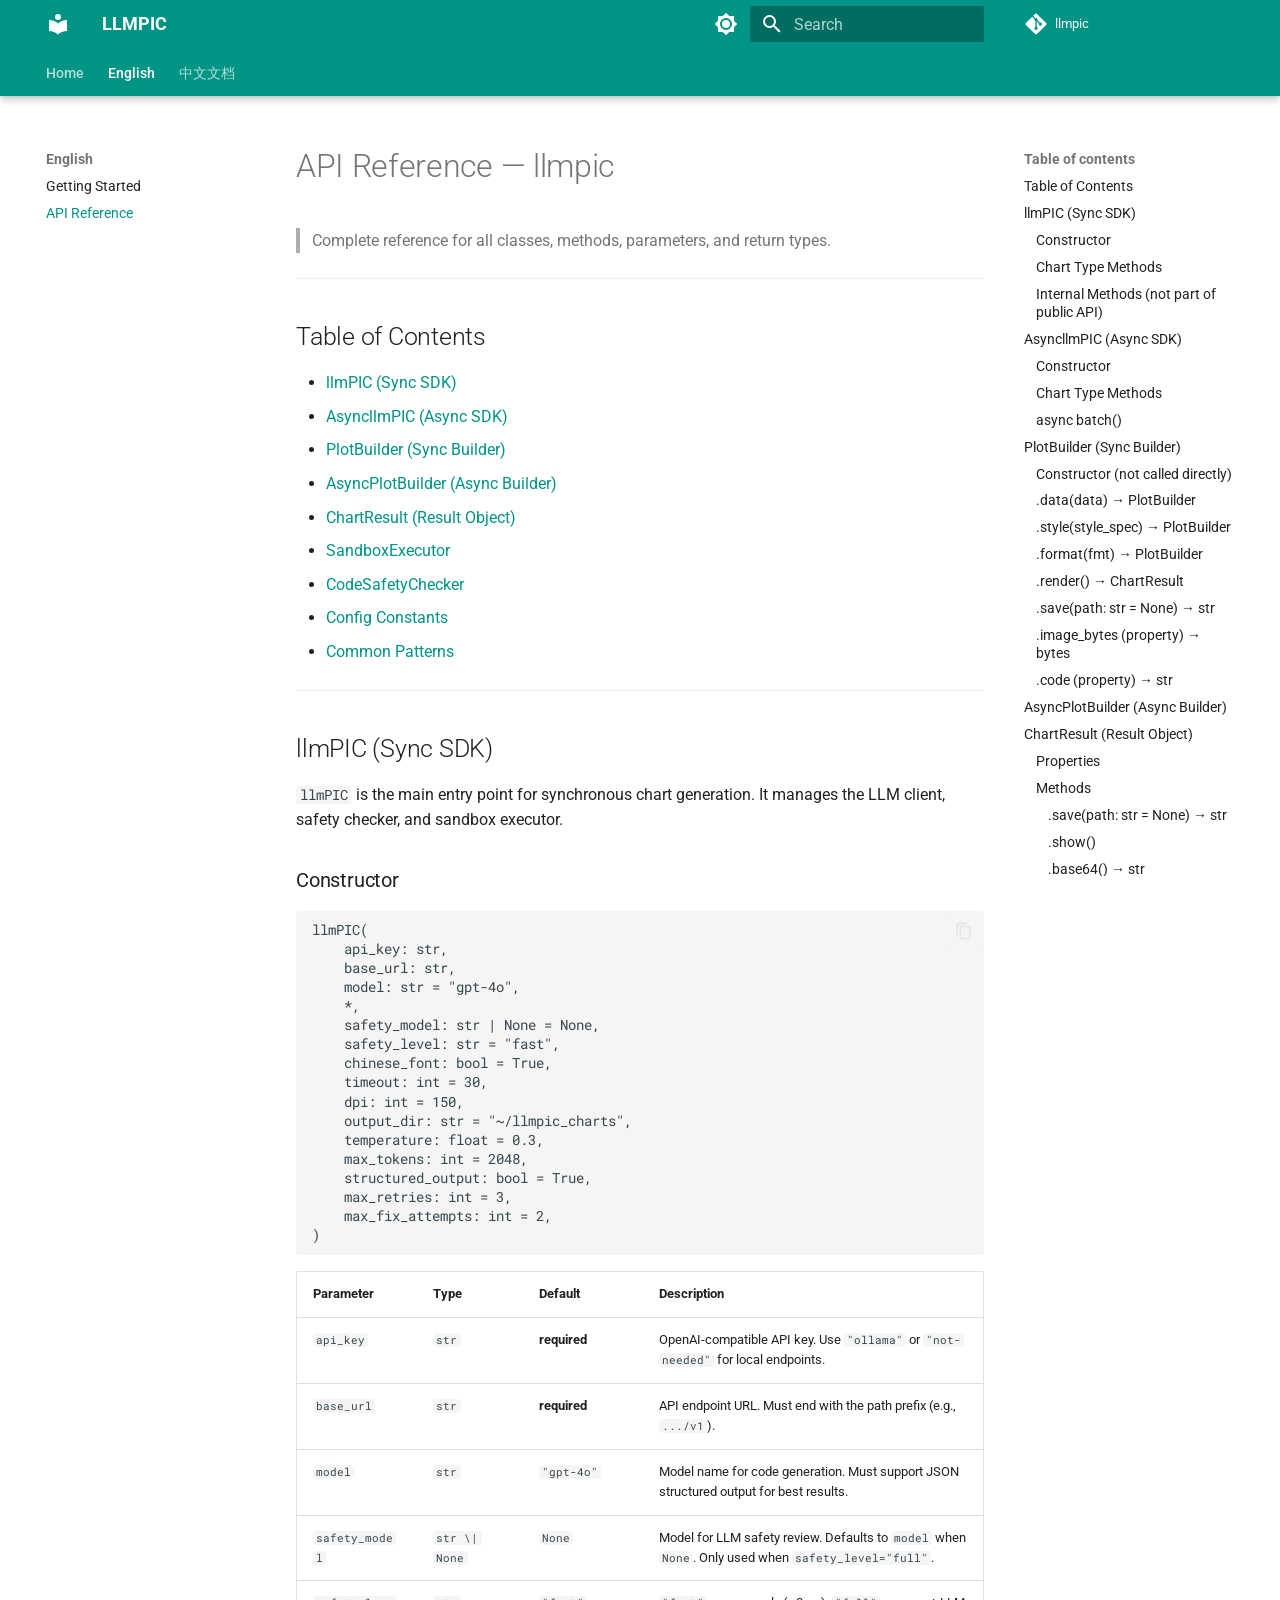
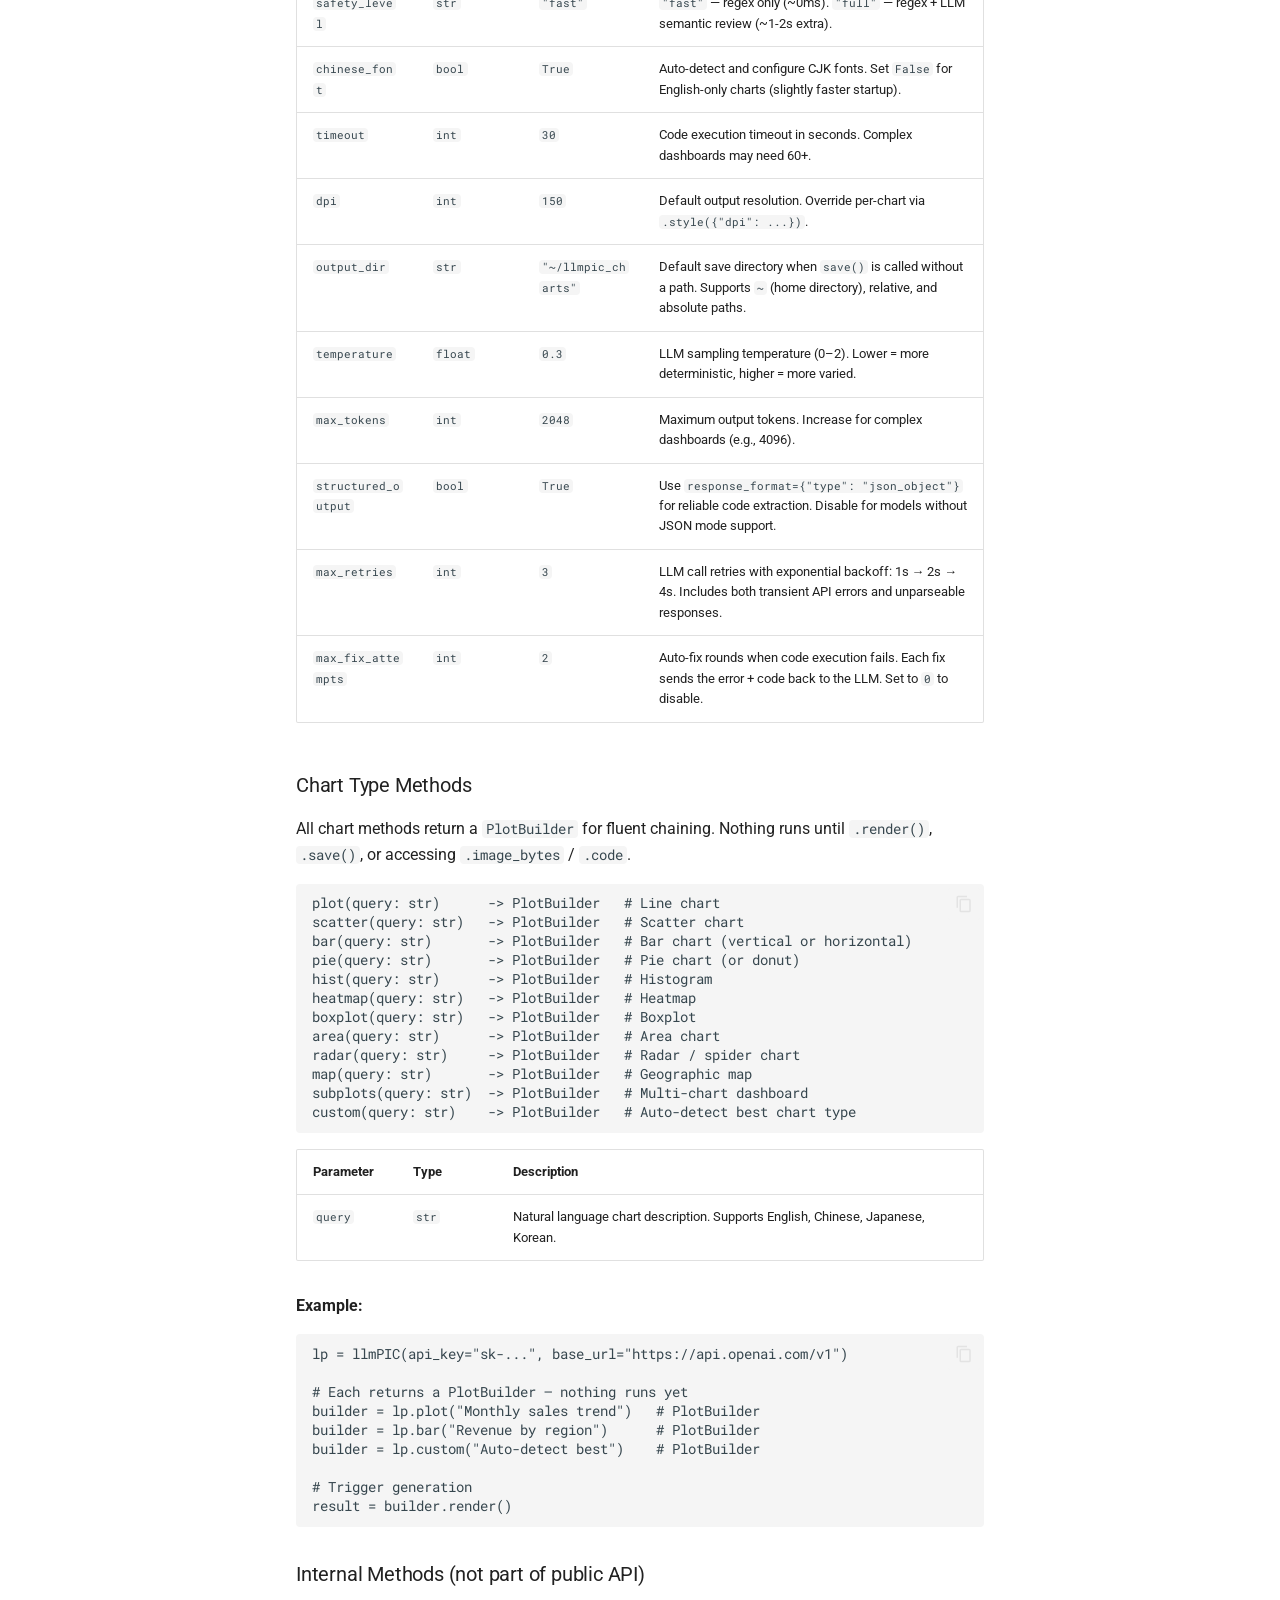
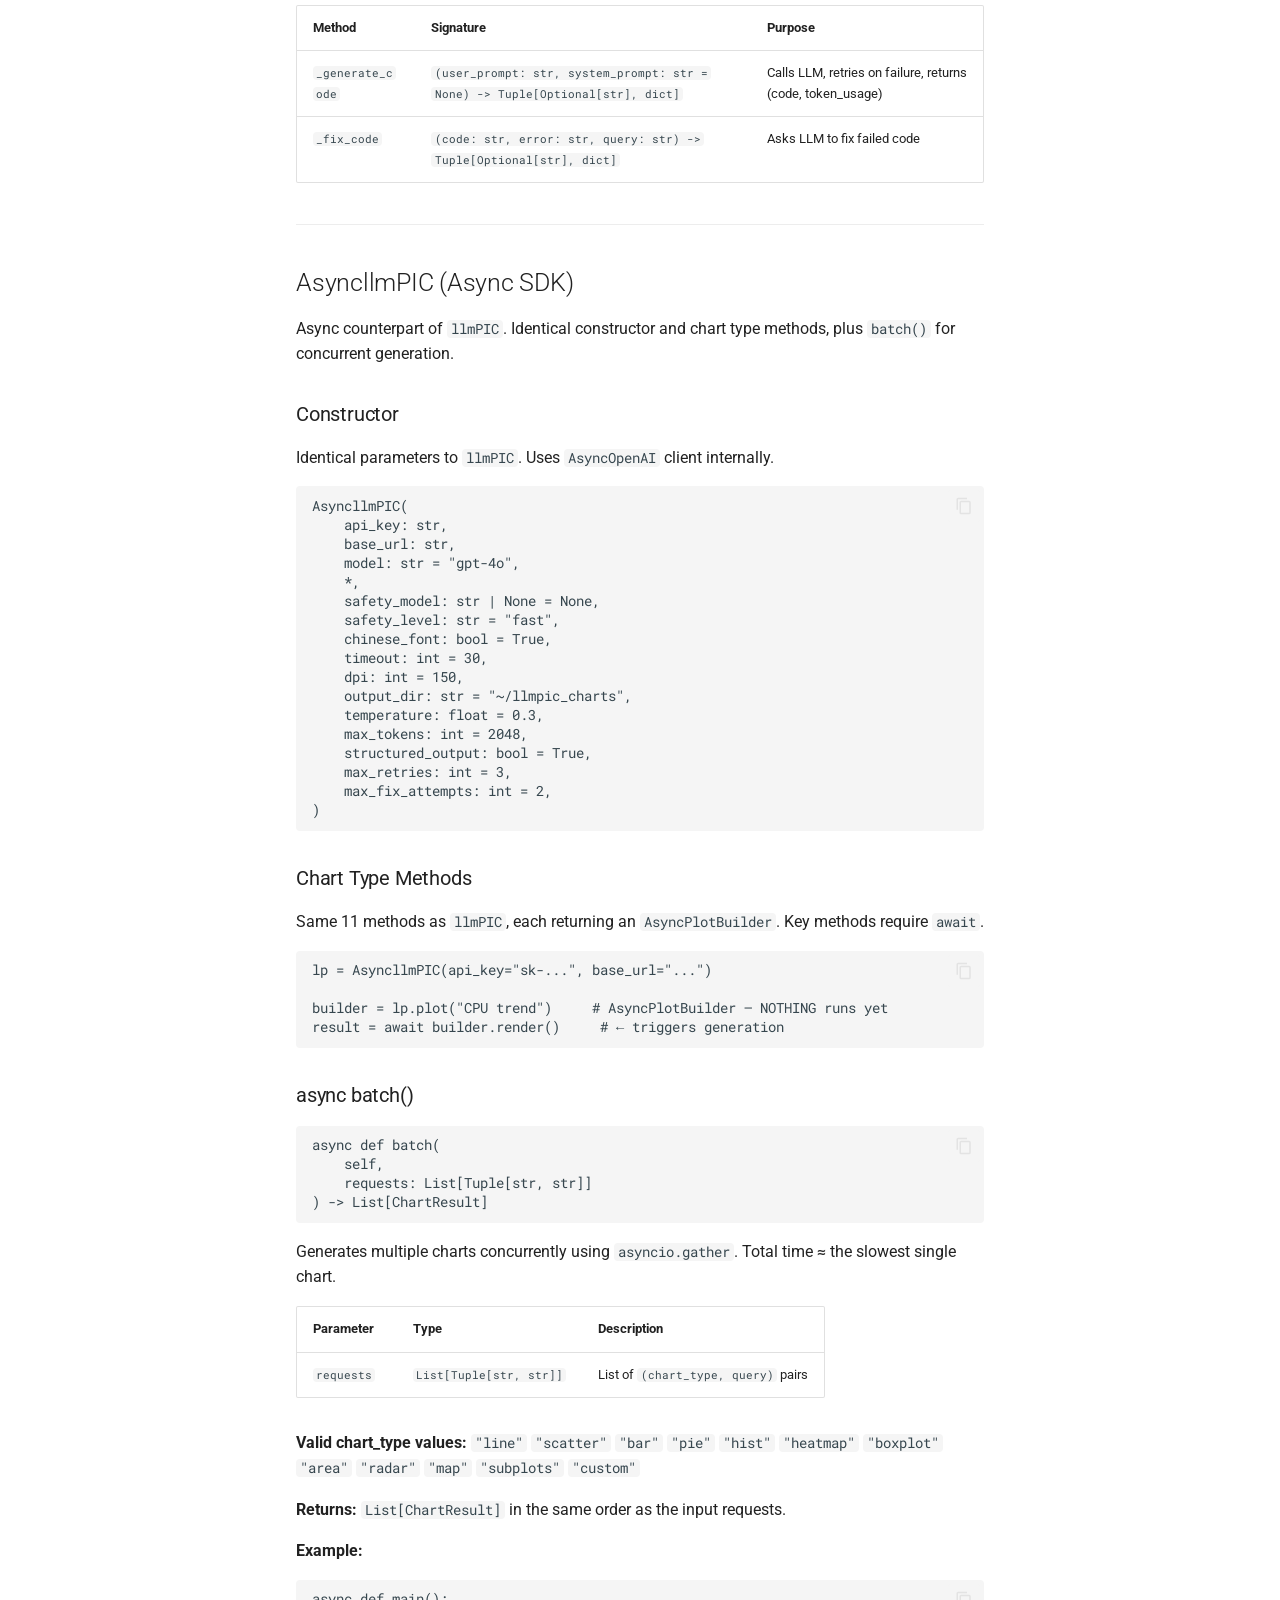
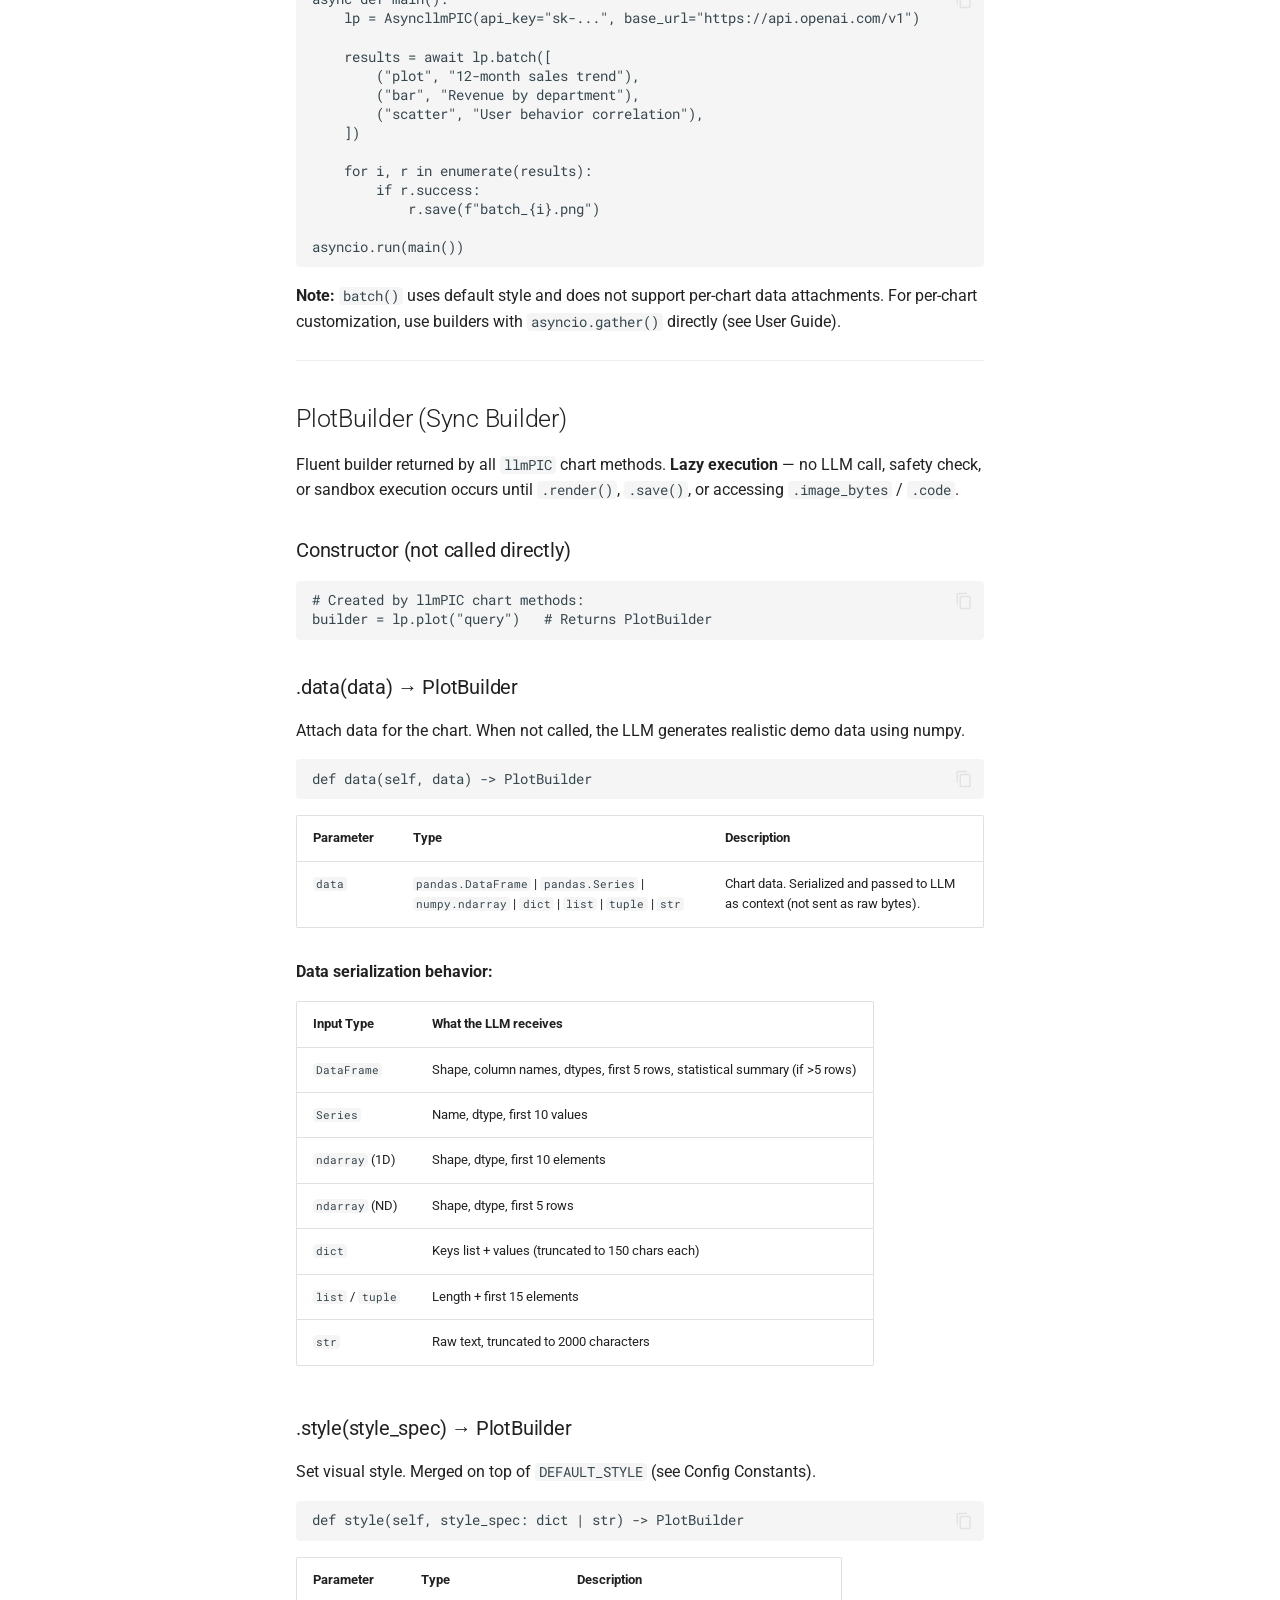
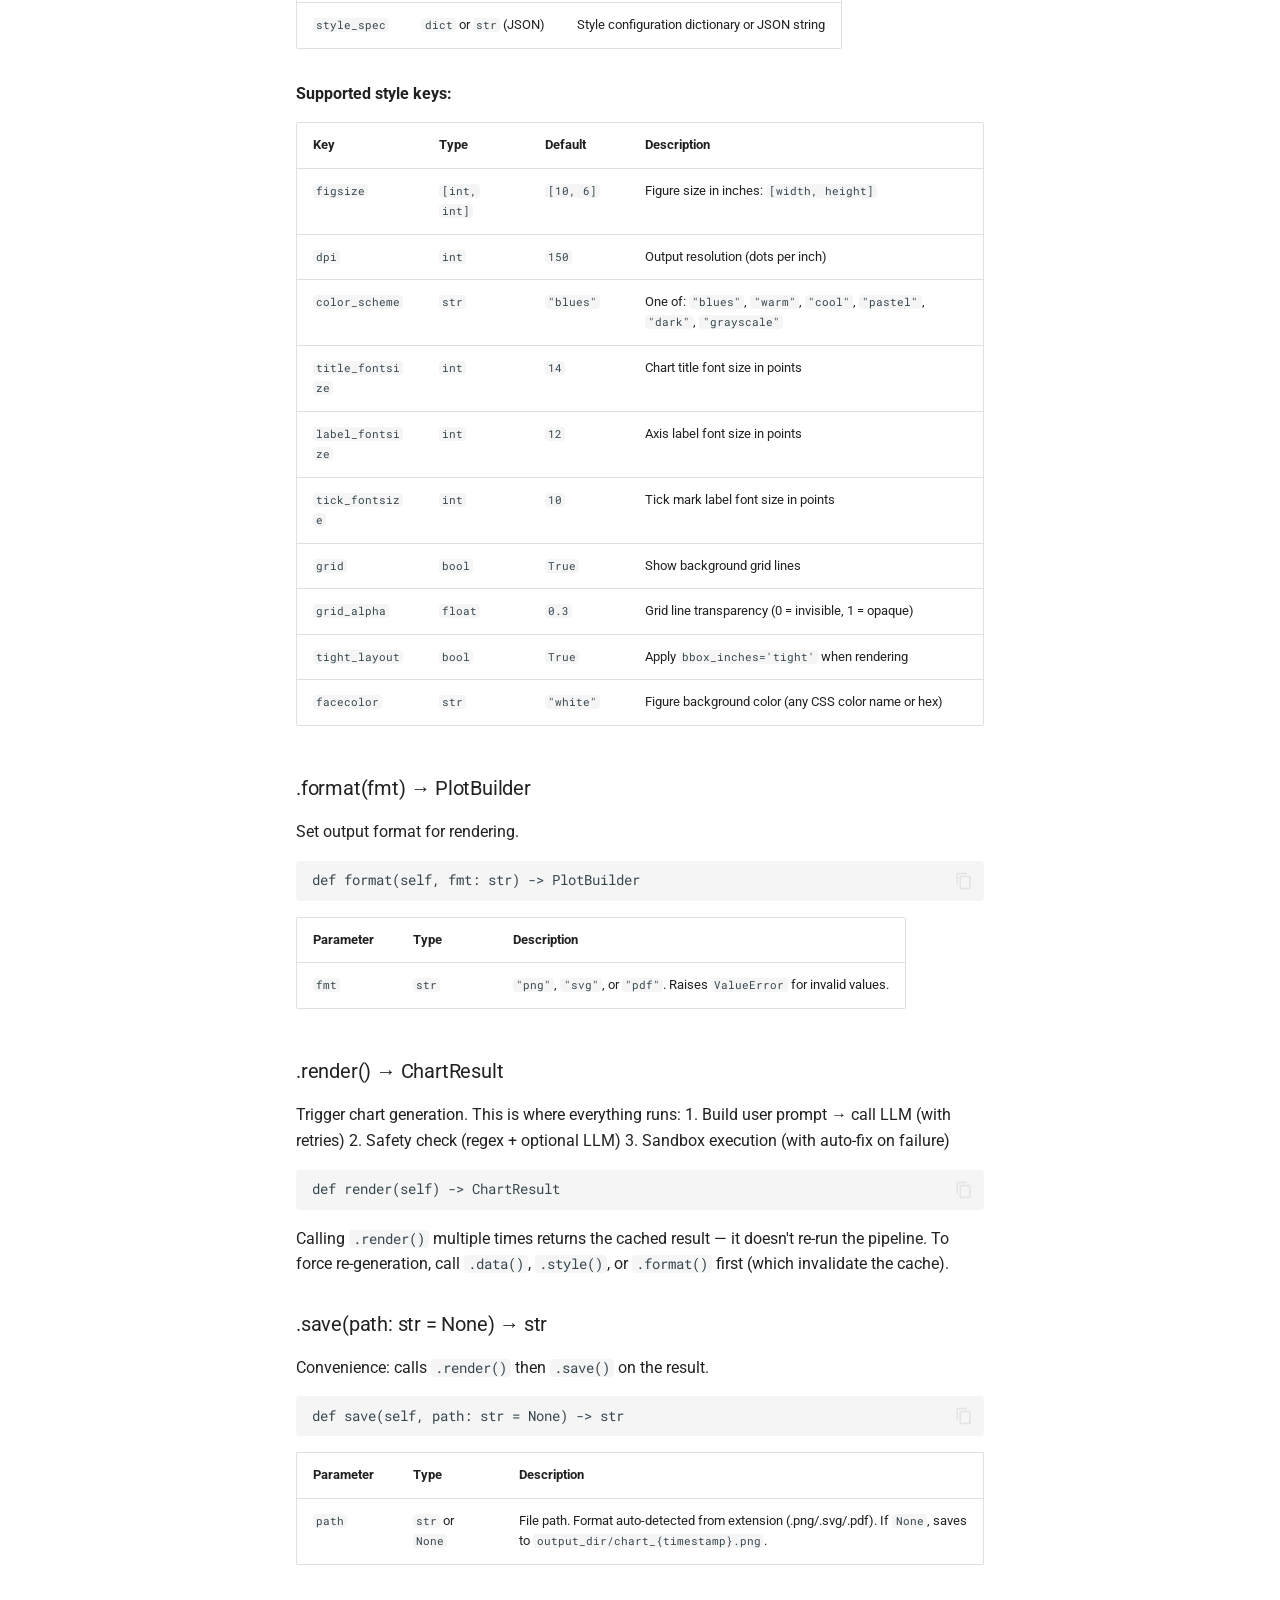
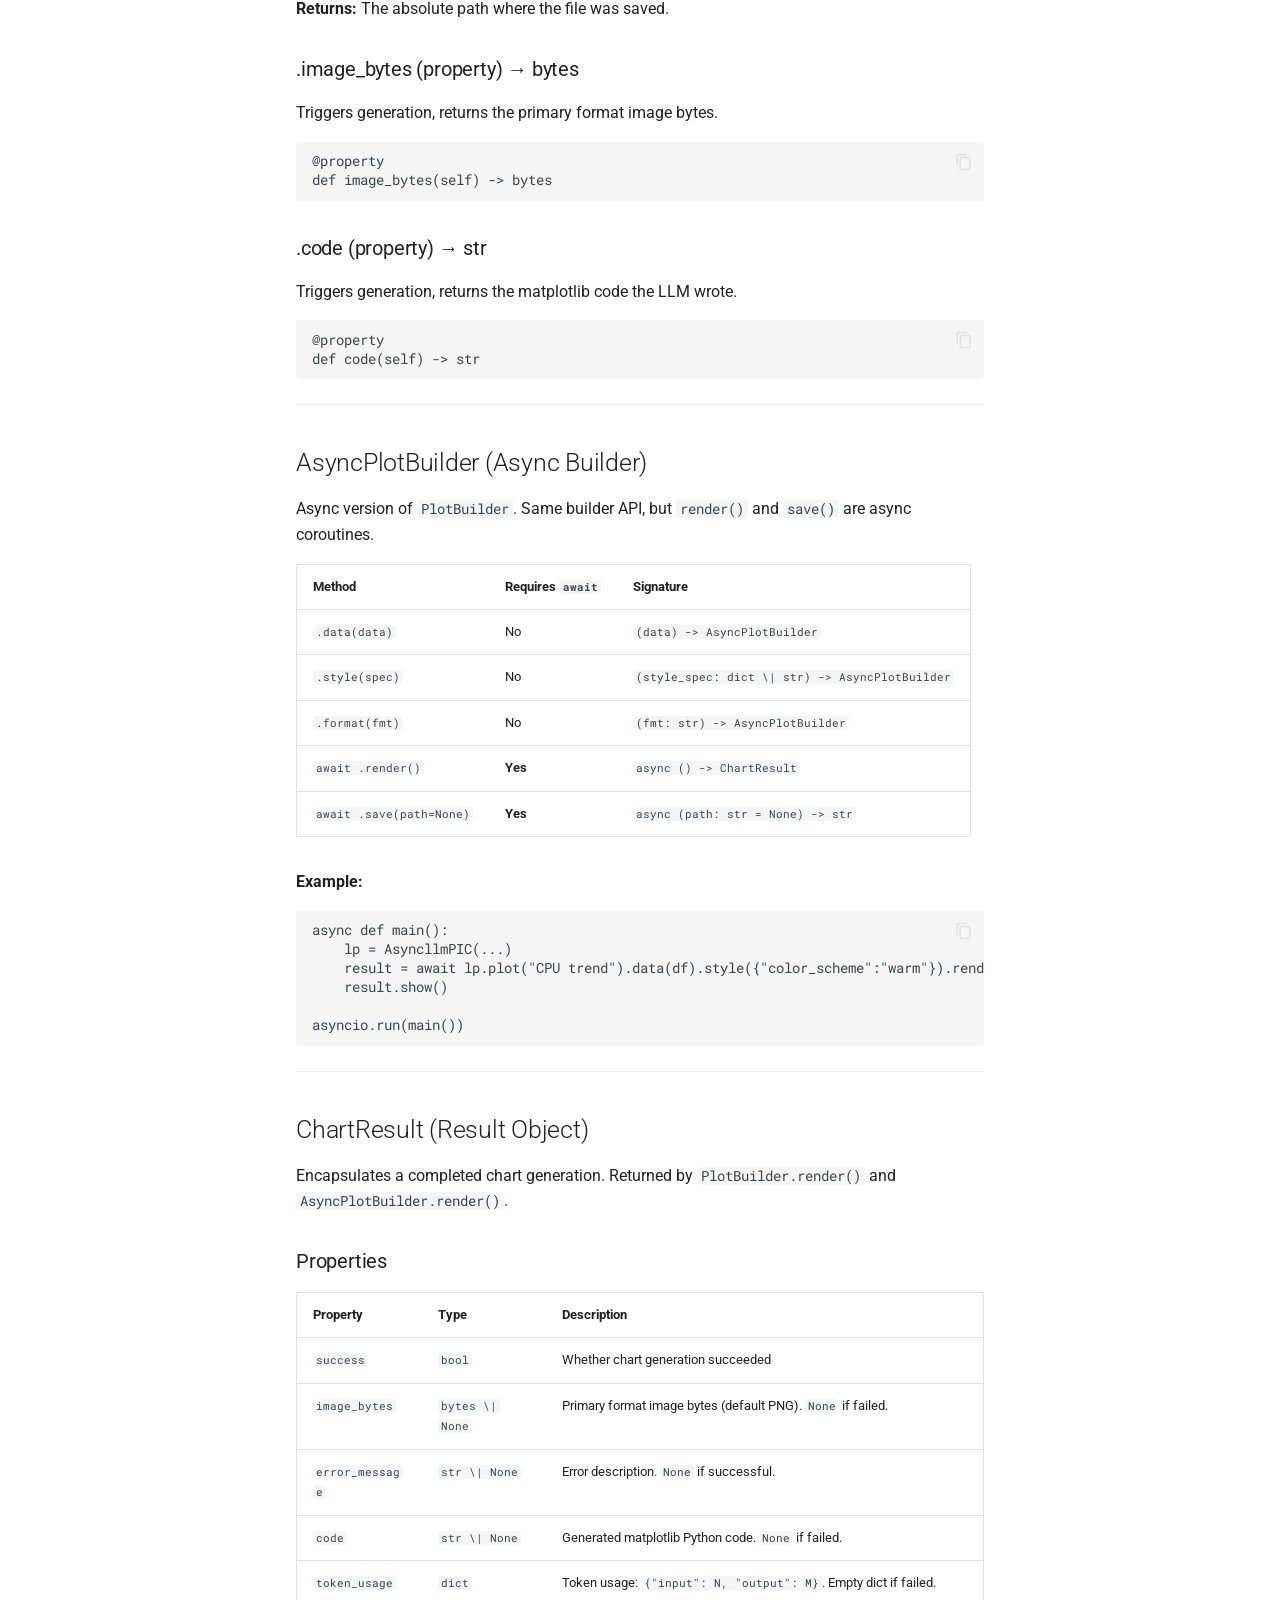
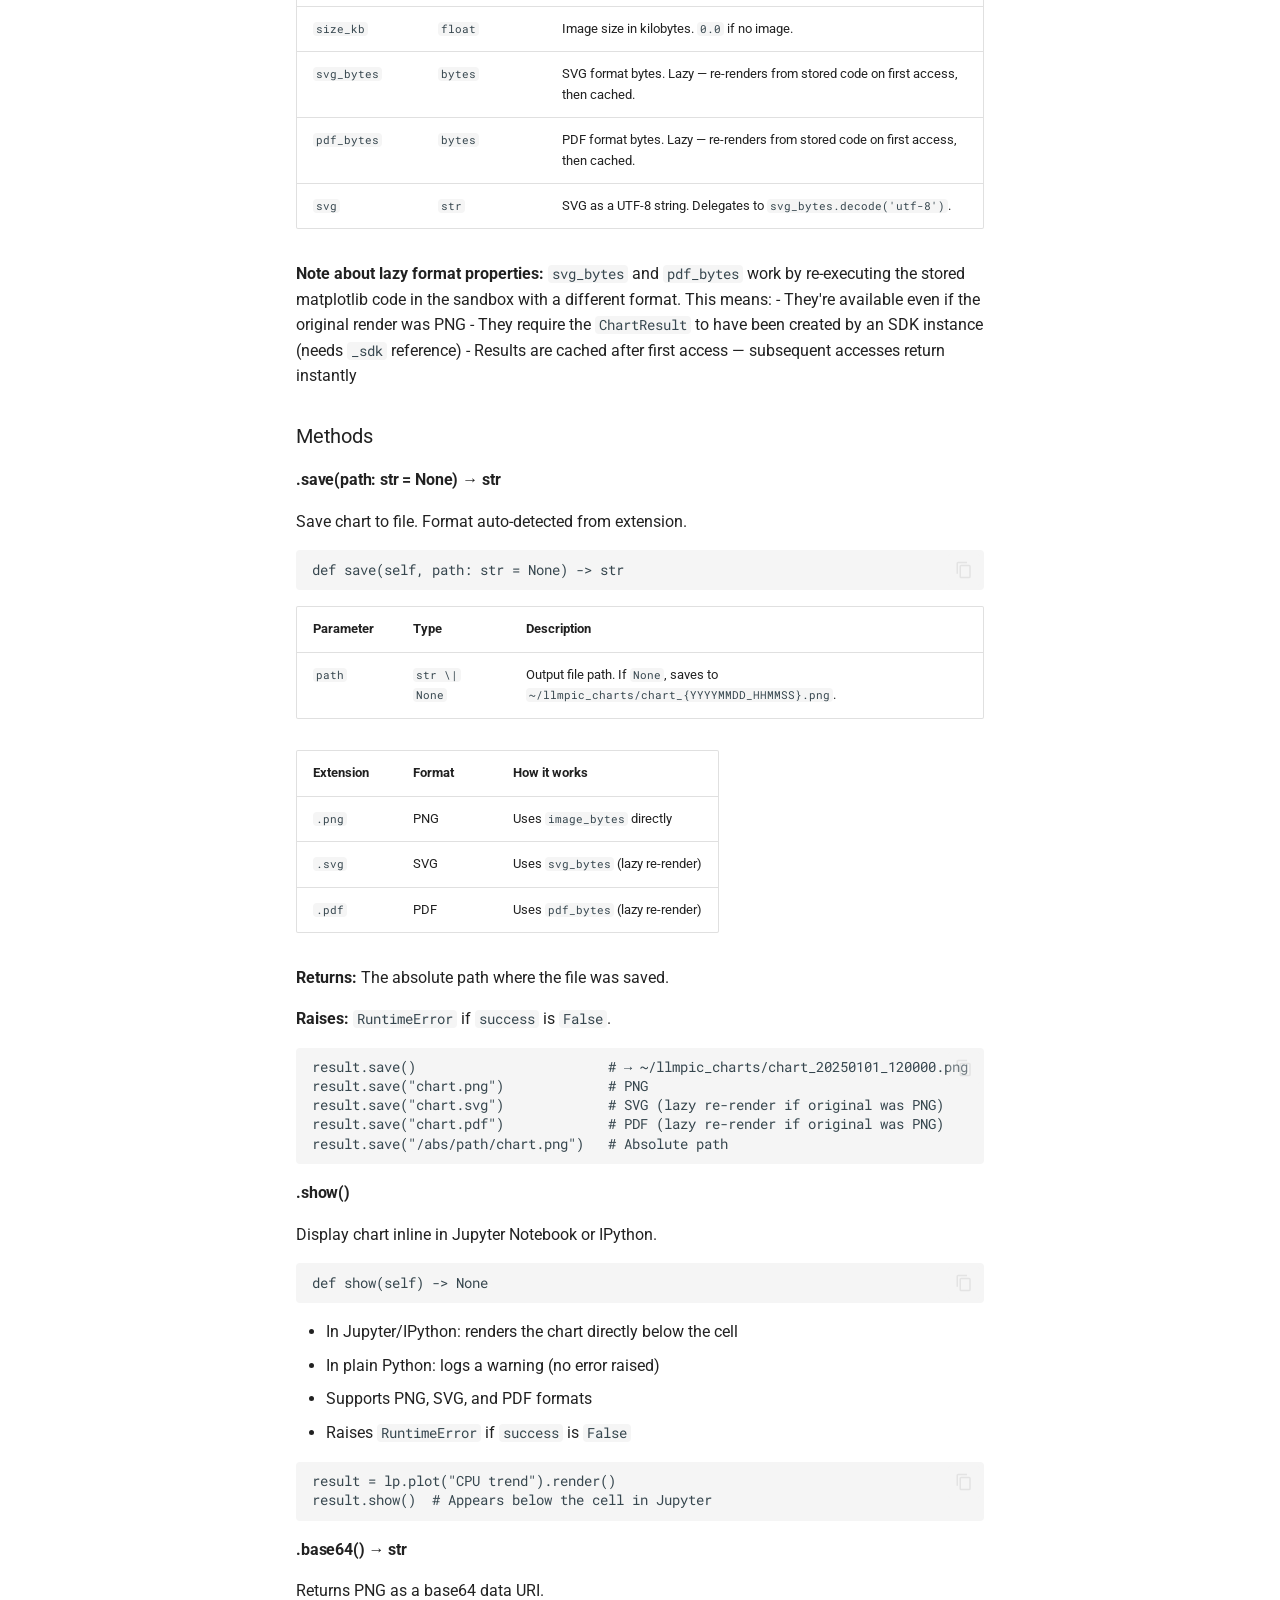
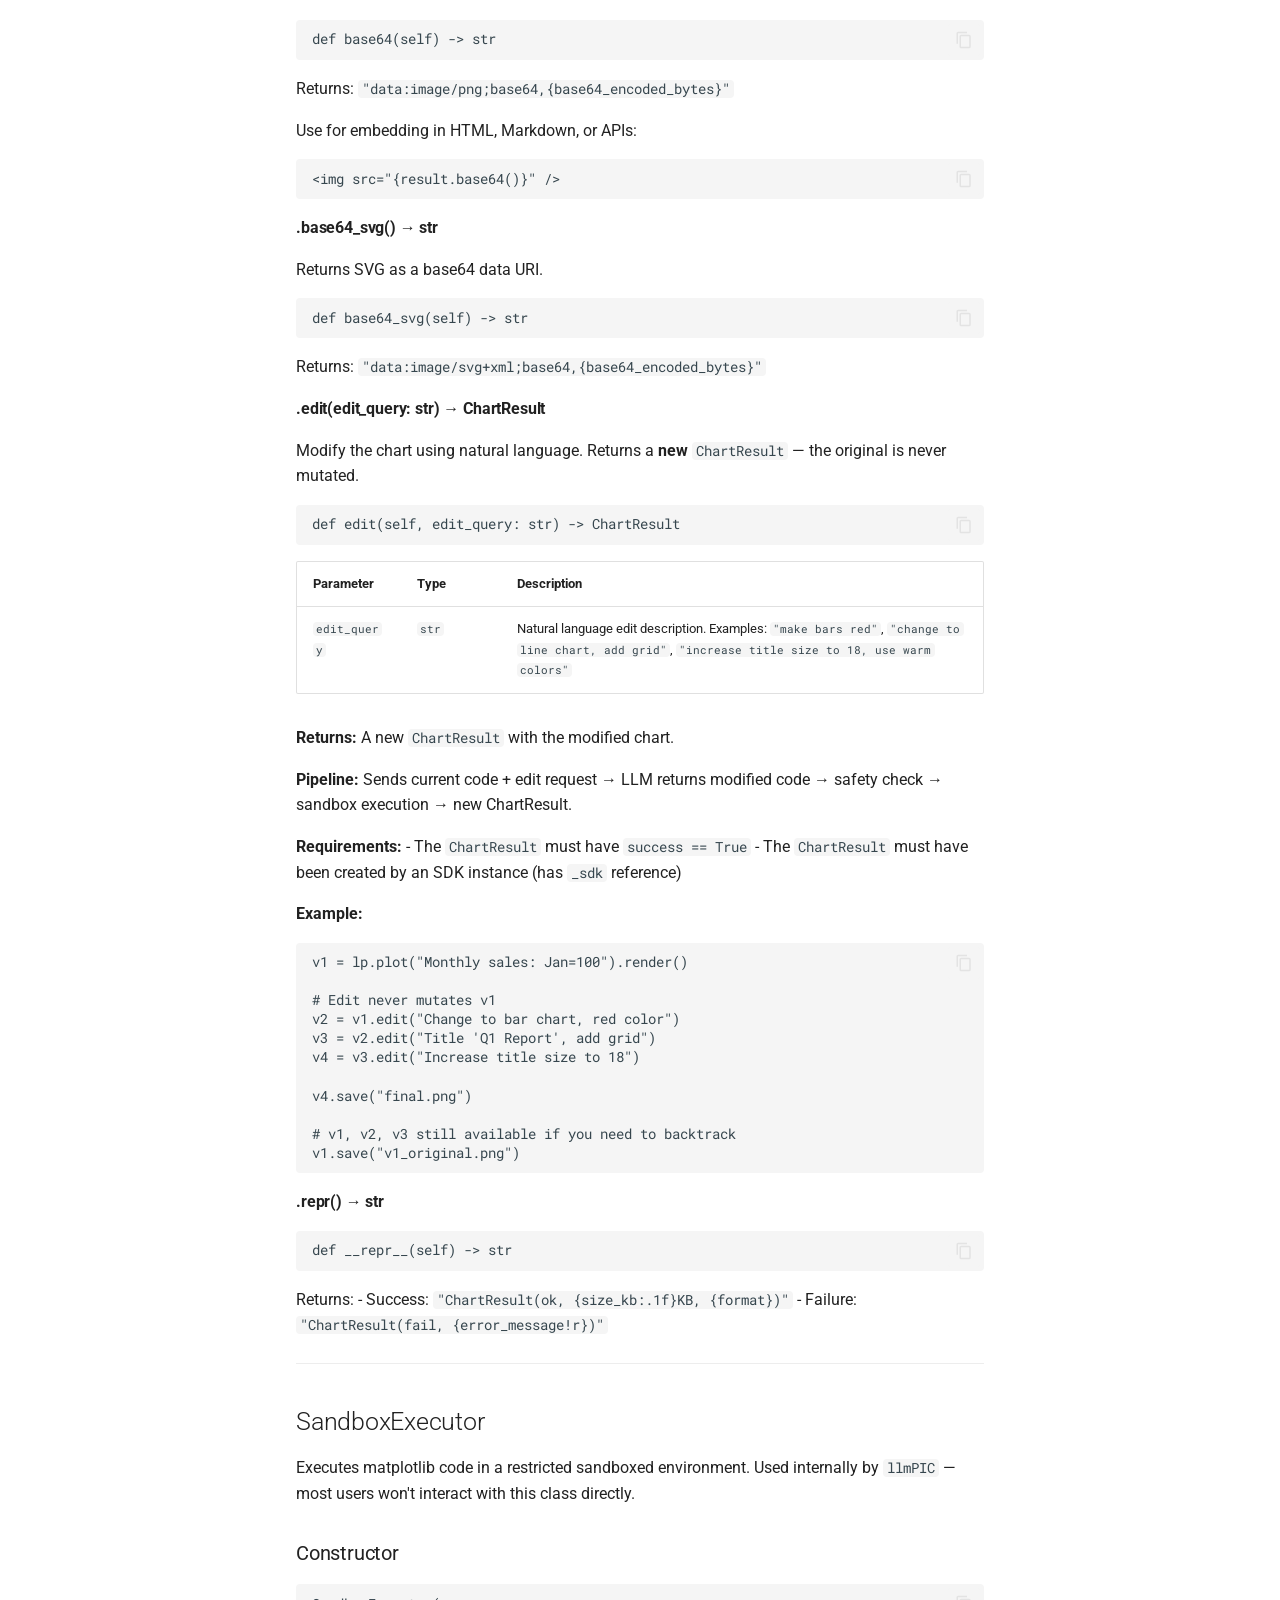
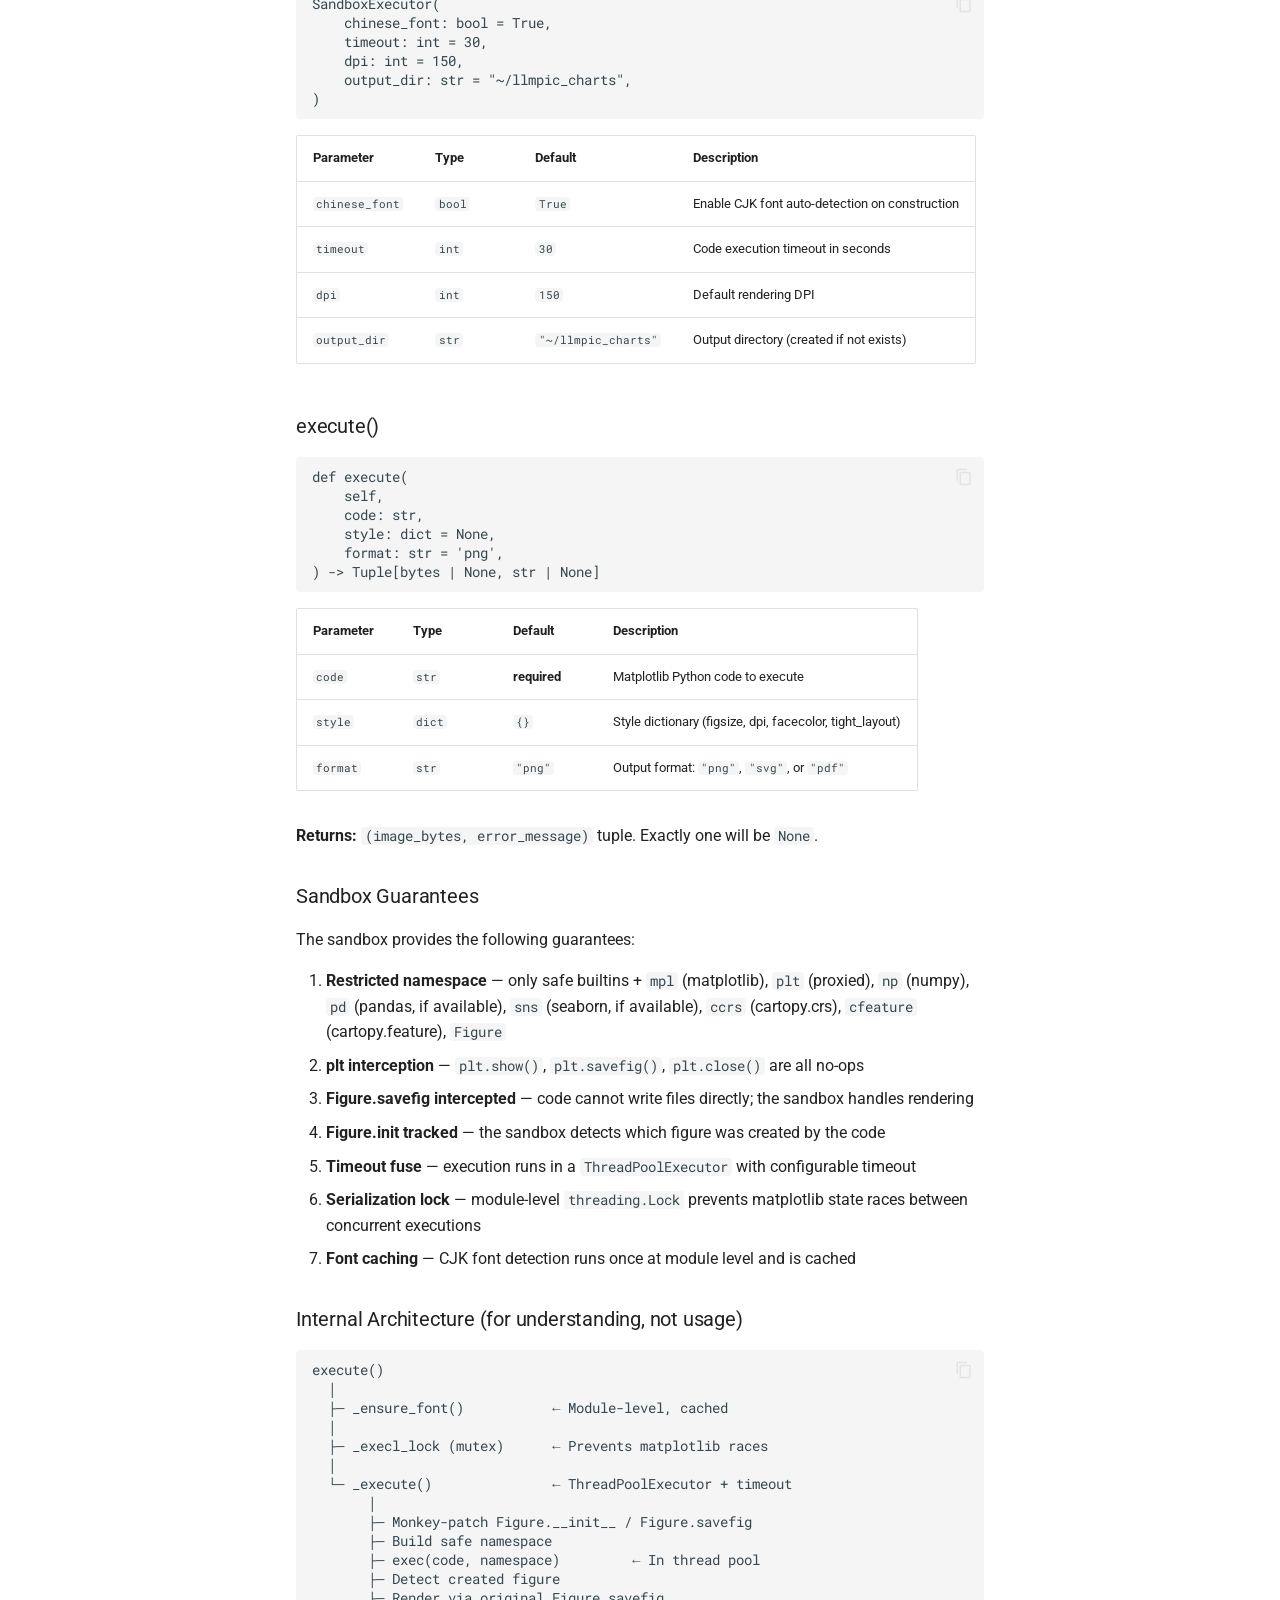
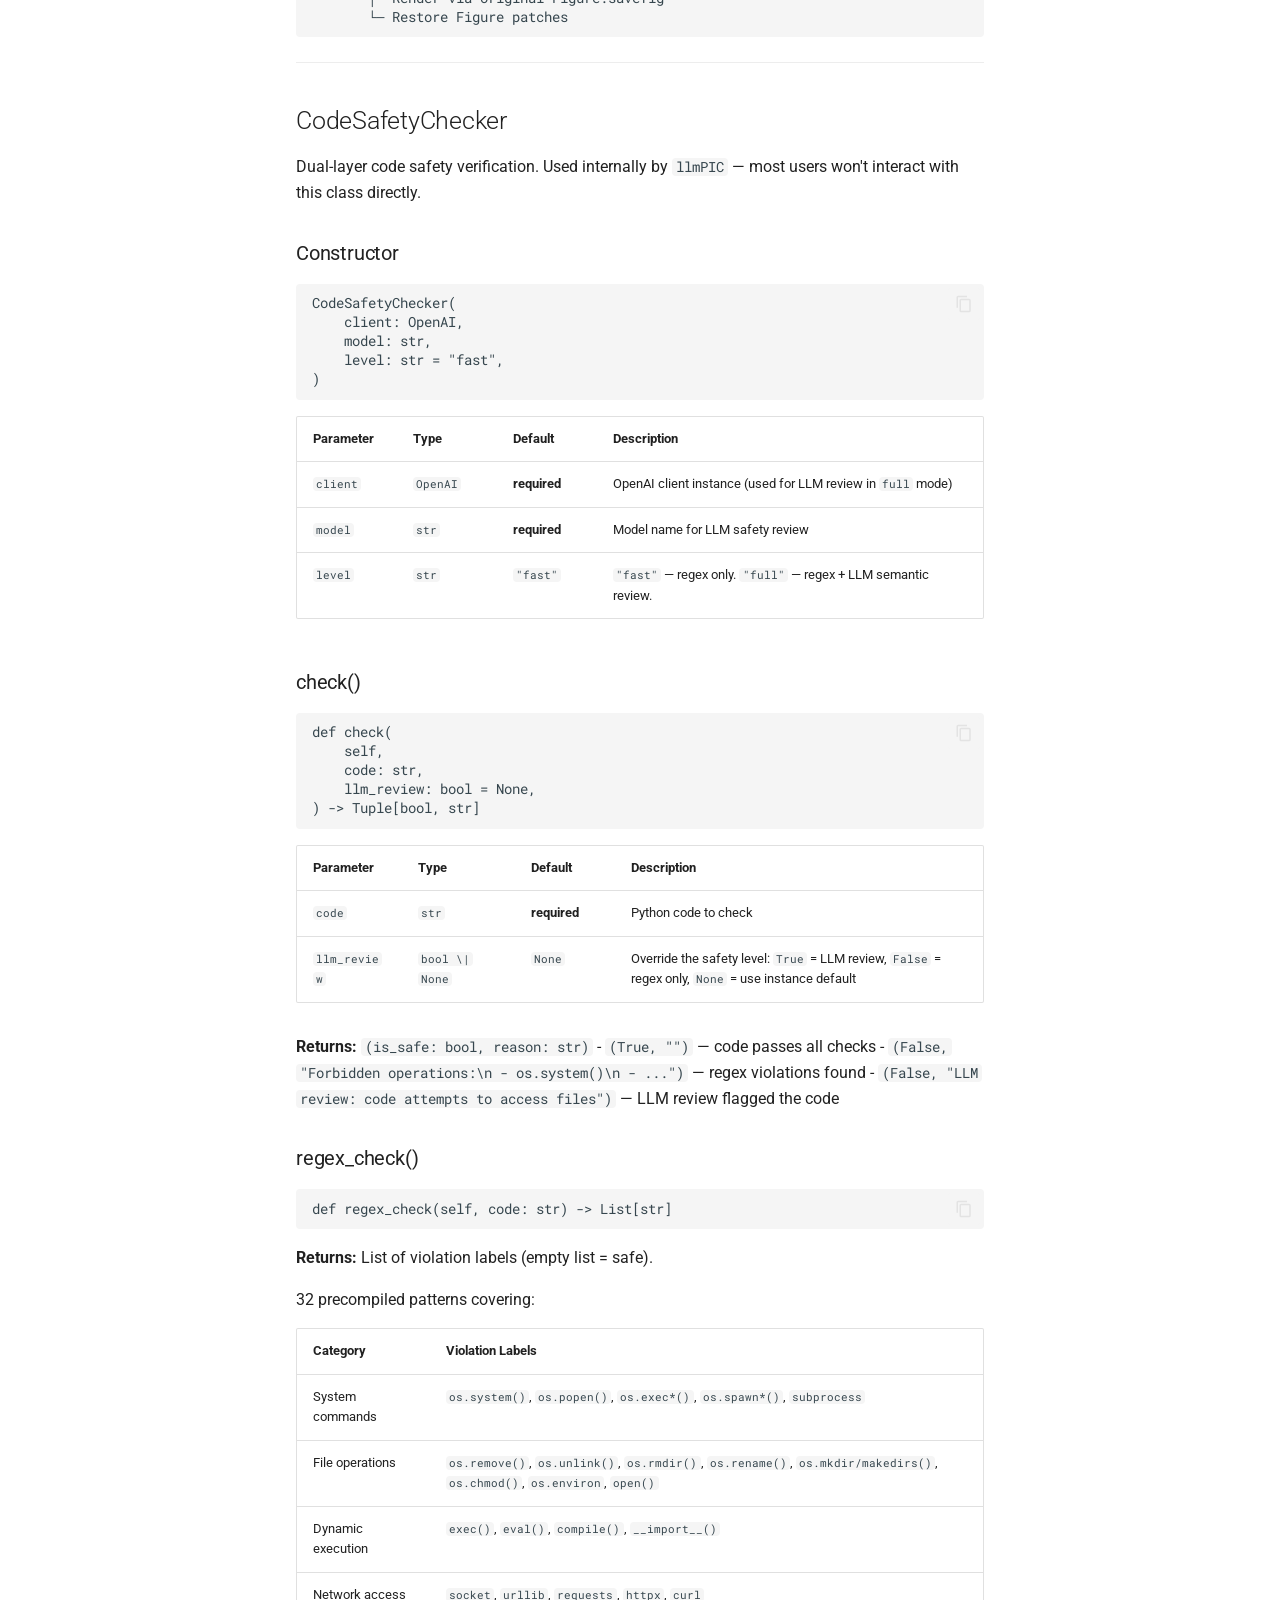
<file: english/API_REFERENCE_EN/index.html>
<!doctype html>
<html lang="en" class="no-js">
  <head>
    
      <meta charset="utf-8">
      <meta name="viewport" content="width=device-width,initial-scale=1">
      
        <meta name="description" content="Natural Language → Production Charts. One line.">
      
      
        <meta name="author" content="ADW-19">
      
      
        <link rel="canonical" href="https://ADW-19.github.io/llmpic/english/API_REFERENCE_EN/">
      
      
        <link rel="prev" href="../GUIDE_EN/">
      
      
        <link rel="next" href="../../chinese/GUIDE_CN/">
      
      
        
      
      
      <link rel="icon" href="../../assets/images/favicon.png">
      <meta name="generator" content="mkdocs-1.6.1, mkdocs-material-9.7.6">
    
    
      
        <title>API Reference - LLMPIC</title>
      
    
    
      <link rel="stylesheet" href="../../assets/stylesheets/main.484c7ddc.min.css">
      
        
        <link rel="stylesheet" href="../../assets/stylesheets/palette.ab4e12ef.min.css">
      
      


    
    
      
    
    
      
        
        
        <link rel="preconnect" href="https://fonts.gstatic.com" crossorigin>
        <link rel="stylesheet" href="https://fonts.googleapis.com/css?family=Roboto:300,300i,400,400i,700,700i%7CRoboto+Mono:400,400i,700,700i&display=fallback">
        <style>:root{--md-text-font:"Roboto";--md-code-font:"Roboto Mono"}</style>
      
    
    
      <link rel="stylesheet" href="../../stylesheets/extra.css">
    
    <script>__md_scope=new URL("../..",location),__md_hash=e=>[...e].reduce(((e,_)=>(e<<5)-e+_.charCodeAt(0)),0),__md_get=(e,_=localStorage,t=__md_scope)=>JSON.parse(_.getItem(t.pathname+"."+e)),__md_set=(e,_,t=localStorage,a=__md_scope)=>{try{t.setItem(a.pathname+"."+e,JSON.stringify(_))}catch(e){}}</script>
    
      

    
    
  </head>
  
  
    
    
      
    
    
    
    
    <body dir="ltr" data-md-color-scheme="default" data-md-color-primary="teal" data-md-color-accent="teal">
  
    
    <input class="md-toggle" data-md-toggle="drawer" type="checkbox" id="__drawer" autocomplete="off">
    <input class="md-toggle" data-md-toggle="search" type="checkbox" id="__search" autocomplete="off">
    <label class="md-overlay" for="__drawer"></label>
    <div data-md-component="skip">
      
        
        <a href="#api-reference-llmpic" class="md-skip">
          Skip to content
        </a>
      
    </div>
    <div data-md-component="announce">
      
    </div>
    
    
      

  

<header class="md-header md-header--shadow md-header--lifted" data-md-component="header">
  <nav class="md-header__inner md-grid" aria-label="Header">
    <a href="../.." title="LLMPIC" class="md-header__button md-logo" aria-label="LLMPIC" data-md-component="logo">
      
  
  <svg xmlns="http://www.w3.org/2000/svg" viewBox="0 0 24 24"><path d="M12 8a3 3 0 0 0 3-3 3 3 0 0 0-3-3 3 3 0 0 0-3 3 3 3 0 0 0 3 3m0 3.54C9.64 9.35 6.5 8 3 8v11c3.5 0 6.64 1.35 9 3.54 2.36-2.19 5.5-3.54 9-3.54V8c-3.5 0-6.64 1.35-9 3.54"/></svg>

    </a>
    <label class="md-header__button md-icon" for="__drawer">
      
      <svg xmlns="http://www.w3.org/2000/svg" viewBox="0 0 24 24"><path d="M3 6h18v2H3zm0 5h18v2H3zm0 5h18v2H3z"/></svg>
    </label>
    <div class="md-header__title" data-md-component="header-title">
      <div class="md-header__ellipsis">
        <div class="md-header__topic">
          <span class="md-ellipsis">
            LLMPIC
          </span>
        </div>
        <div class="md-header__topic" data-md-component="header-topic">
          <span class="md-ellipsis">
            
              API Reference
            
          </span>
        </div>
      </div>
    </div>
    
      
        <form class="md-header__option" data-md-component="palette">
  
    
    
    
    <input class="md-option" data-md-color-media="" data-md-color-scheme="default" data-md-color-primary="teal" data-md-color-accent="teal"  aria-label="Switch to dark mode"  type="radio" name="__palette" id="__palette_0">
    
      <label class="md-header__button md-icon" title="Switch to dark mode" for="__palette_1" hidden>
        <svg xmlns="http://www.w3.org/2000/svg" viewBox="0 0 24 24"><path d="M12 8a4 4 0 0 0-4 4 4 4 0 0 0 4 4 4 4 0 0 0 4-4 4 4 0 0 0-4-4m0 10a6 6 0 0 1-6-6 6 6 0 0 1 6-6 6 6 0 0 1 6 6 6 6 0 0 1-6 6m8-9.31V4h-4.69L12 .69 8.69 4H4v4.69L.69 12 4 15.31V20h4.69L12 23.31 15.31 20H20v-4.69L23.31 12z"/></svg>
      </label>
    
  
    
    
    
    <input class="md-option" data-md-color-media="" data-md-color-scheme="slate" data-md-color-primary="teal" data-md-color-accent="teal"  aria-label="Switch to light mode"  type="radio" name="__palette" id="__palette_1">
    
      <label class="md-header__button md-icon" title="Switch to light mode" for="__palette_0" hidden>
        <svg xmlns="http://www.w3.org/2000/svg" viewBox="0 0 24 24"><path d="M12 18c-.89 0-1.74-.2-2.5-.55C11.56 16.5 13 14.42 13 12s-1.44-4.5-3.5-5.45C10.26 6.2 11.11 6 12 6a6 6 0 0 1 6 6 6 6 0 0 1-6 6m8-9.31V4h-4.69L12 .69 8.69 4H4v4.69L.69 12 4 15.31V20h4.69L12 23.31 15.31 20H20v-4.69L23.31 12z"/></svg>
      </label>
    
  
</form>
      
    
    
      <script>var palette=__md_get("__palette");if(palette&&palette.color){if("(prefers-color-scheme)"===palette.color.media){var media=matchMedia("(prefers-color-scheme: light)"),input=document.querySelector(media.matches?"[data-md-color-media='(prefers-color-scheme: light)']":"[data-md-color-media='(prefers-color-scheme: dark)']");palette.color.media=input.getAttribute("data-md-color-media"),palette.color.scheme=input.getAttribute("data-md-color-scheme"),palette.color.primary=input.getAttribute("data-md-color-primary"),palette.color.accent=input.getAttribute("data-md-color-accent")}for(var[key,value]of Object.entries(palette.color))document.body.setAttribute("data-md-color-"+key,value)}</script>
    
    
    
      
      
        <label class="md-header__button md-icon" for="__search">
          
          <svg xmlns="http://www.w3.org/2000/svg" viewBox="0 0 24 24"><path d="M9.5 3A6.5 6.5 0 0 1 16 9.5c0 1.61-.59 3.09-1.56 4.23l.27.27h.79l5 5-1.5 1.5-5-5v-.79l-.27-.27A6.52 6.52 0 0 1 9.5 16 6.5 6.5 0 0 1 3 9.5 6.5 6.5 0 0 1 9.5 3m0 2C7 5 5 7 5 9.5S7 14 9.5 14 14 12 14 9.5 12 5 9.5 5"/></svg>
        </label>
        <div class="md-search" data-md-component="search" role="dialog">
  <label class="md-search__overlay" for="__search"></label>
  <div class="md-search__inner" role="search">
    <form class="md-search__form" name="search">
      <input type="text" class="md-search__input" name="query" aria-label="Search" placeholder="Search" autocapitalize="off" autocorrect="off" autocomplete="off" spellcheck="false" data-md-component="search-query" required>
      <label class="md-search__icon md-icon" for="__search">
        
        <svg xmlns="http://www.w3.org/2000/svg" viewBox="0 0 24 24"><path d="M9.5 3A6.5 6.5 0 0 1 16 9.5c0 1.61-.59 3.09-1.56 4.23l.27.27h.79l5 5-1.5 1.5-5-5v-.79l-.27-.27A6.52 6.52 0 0 1 9.5 16 6.5 6.5 0 0 1 3 9.5 6.5 6.5 0 0 1 9.5 3m0 2C7 5 5 7 5 9.5S7 14 9.5 14 14 12 14 9.5 12 5 9.5 5"/></svg>
        
        <svg xmlns="http://www.w3.org/2000/svg" viewBox="0 0 24 24"><path d="M20 11v2H8l5.5 5.5-1.42 1.42L4.16 12l7.92-7.92L13.5 5.5 8 11z"/></svg>
      </label>
      <nav class="md-search__options" aria-label="Search">
        
        <button type="reset" class="md-search__icon md-icon" title="Clear" aria-label="Clear" tabindex="-1">
          
          <svg xmlns="http://www.w3.org/2000/svg" viewBox="0 0 24 24"><path d="M19 6.41 17.59 5 12 10.59 6.41 5 5 6.41 10.59 12 5 17.59 6.41 19 12 13.41 17.59 19 19 17.59 13.41 12z"/></svg>
        </button>
      </nav>
      
        <div class="md-search__suggest" data-md-component="search-suggest"></div>
      
    </form>
    <div class="md-search__output">
      <div class="md-search__scrollwrap" tabindex="0" data-md-scrollfix>
        <div class="md-search-result" data-md-component="search-result">
          <div class="md-search-result__meta">
            Initializing search
          </div>
          <ol class="md-search-result__list" role="presentation"></ol>
        </div>
      </div>
    </div>
  </div>
</div>
      
    
    
      <div class="md-header__source">
        <a href="https://github.com/ADW-19/llmpic" title="Go to repository" class="md-source" data-md-component="source">
  <div class="md-source__icon md-icon">
    
    <svg xmlns="http://www.w3.org/2000/svg" viewBox="0 0 448 512"><!--! Font Awesome Free 7.1.0 by @fontawesome - https://fontawesome.com License - https://fontawesome.com/license/free (Icons: CC BY 4.0, Fonts: SIL OFL 1.1, Code: MIT License) Copyright 2025 Fonticons, Inc.--><path d="M439.6 236.1 244 40.5c-5.4-5.5-12.8-8.5-20.4-8.5s-15 3-20.4 8.4L162.5 81l51.5 51.5c27.1-9.1 52.7 16.8 43.4 43.7l49.7 49.7c34.2-11.8 61.2 31 35.5 56.7-26.5 26.5-70.2-2.9-56-37.3L240.3 199v121.9c25.3 12.5 22.3 41.8 9.1 55-6.4 6.4-15.2 10.1-24.3 10.1s-17.8-3.6-24.3-10.1c-17.6-17.6-11.1-46.9 11.2-56v-123c-20.8-8.5-24.6-30.7-18.6-45L142.6 101 8.5 235.1C3 240.6 0 247.9 0 255.5s3 15 8.5 20.4l195.6 195.7c5.4 5.4 12.7 8.4 20.4 8.4s15-3 20.4-8.4l194.7-194.7c5.4-5.4 8.4-12.8 8.4-20.4s-3-15-8.4-20.4"/></svg>
  </div>
  <div class="md-source__repository">
    llmpic
  </div>
</a>
      </div>
    
  </nav>
  
    
      
<nav class="md-tabs" aria-label="Tabs" data-md-component="tabs">
  <div class="md-grid">
    <ul class="md-tabs__list">
      
        
  
  
  
  
    <li class="md-tabs__item">
      <a href="../.." class="md-tabs__link">
        
  
  
    
  
  Home

      </a>
    </li>
  

      
        
  
  
  
    
  
  
    
    
      <li class="md-tabs__item md-tabs__item--active">
        <a href="../GUIDE_EN/" class="md-tabs__link">
          
  
  
  English

        </a>
      </li>
    
  

      
        
  
  
  
  
    
    
      <li class="md-tabs__item">
        <a href="../../chinese/GUIDE_CN/" class="md-tabs__link">
          
  
  
  中文文档

        </a>
      </li>
    
  

      
    </ul>
  </div>
</nav>
    
  
</header>
    
    <div class="md-container" data-md-component="container">
      
      
        
      
      <main class="md-main" data-md-component="main">
        <div class="md-main__inner md-grid">
          
            
              
              <div class="md-sidebar md-sidebar--primary" data-md-component="sidebar" data-md-type="navigation" >
                <div class="md-sidebar__scrollwrap">
                  <div class="md-sidebar__inner">
                    


  


<nav class="md-nav md-nav--primary md-nav--lifted" aria-label="Navigation" data-md-level="0">
  <label class="md-nav__title" for="__drawer">
    <a href="../.." title="LLMPIC" class="md-nav__button md-logo" aria-label="LLMPIC" data-md-component="logo">
      
  
  <svg xmlns="http://www.w3.org/2000/svg" viewBox="0 0 24 24"><path d="M12 8a3 3 0 0 0 3-3 3 3 0 0 0-3-3 3 3 0 0 0-3 3 3 3 0 0 0 3 3m0 3.54C9.64 9.35 6.5 8 3 8v11c3.5 0 6.64 1.35 9 3.54 2.36-2.19 5.5-3.54 9-3.54V8c-3.5 0-6.64 1.35-9 3.54"/></svg>

    </a>
    LLMPIC
  </label>
  
    <div class="md-nav__source">
      <a href="https://github.com/ADW-19/llmpic" title="Go to repository" class="md-source" data-md-component="source">
  <div class="md-source__icon md-icon">
    
    <svg xmlns="http://www.w3.org/2000/svg" viewBox="0 0 448 512"><!--! Font Awesome Free 7.1.0 by @fontawesome - https://fontawesome.com License - https://fontawesome.com/license/free (Icons: CC BY 4.0, Fonts: SIL OFL 1.1, Code: MIT License) Copyright 2025 Fonticons, Inc.--><path d="M439.6 236.1 244 40.5c-5.4-5.5-12.8-8.5-20.4-8.5s-15 3-20.4 8.4L162.5 81l51.5 51.5c27.1-9.1 52.7 16.8 43.4 43.7l49.7 49.7c34.2-11.8 61.2 31 35.5 56.7-26.5 26.5-70.2-2.9-56-37.3L240.3 199v121.9c25.3 12.5 22.3 41.8 9.1 55-6.4 6.4-15.2 10.1-24.3 10.1s-17.8-3.6-24.3-10.1c-17.6-17.6-11.1-46.9 11.2-56v-123c-20.8-8.5-24.6-30.7-18.6-45L142.6 101 8.5 235.1C3 240.6 0 247.9 0 255.5s3 15 8.5 20.4l195.6 195.7c5.4 5.4 12.7 8.4 20.4 8.4s15-3 20.4-8.4l194.7-194.7c5.4-5.4 8.4-12.8 8.4-20.4s-3-15-8.4-20.4"/></svg>
  </div>
  <div class="md-source__repository">
    llmpic
  </div>
</a>
    </div>
  
  <ul class="md-nav__list" data-md-scrollfix>
    
      
      
  
  
  
  
    <li class="md-nav__item">
      <a href="../.." class="md-nav__link">
        
  
  
  <span class="md-ellipsis">
    
  
    Home
  

    
  </span>
  
  

      </a>
    </li>
  

    
      
      
  
  
    
  
  
  
    
    
    
    
      
        
        
      
      
        
      
    
    
    <li class="md-nav__item md-nav__item--active md-nav__item--section md-nav__item--nested">
      
        
        
        <input class="md-nav__toggle md-toggle " type="checkbox" id="__nav_2" checked>
        
          
          <label class="md-nav__link" for="__nav_2" id="__nav_2_label" tabindex="">
            
  
  
  <span class="md-ellipsis">
    
  
    English
  

    
  </span>
  
  

            <span class="md-nav__icon md-icon"></span>
          </label>
        
        <nav class="md-nav" data-md-level="1" aria-labelledby="__nav_2_label" aria-expanded="true">
          <label class="md-nav__title" for="__nav_2">
            <span class="md-nav__icon md-icon"></span>
            
  
    English
  

          </label>
          <ul class="md-nav__list" data-md-scrollfix>
            
              
                
  
  
  
  
    <li class="md-nav__item">
      <a href="../GUIDE_EN/" class="md-nav__link">
        
  
  
  <span class="md-ellipsis">
    
  
    Getting Started
  

    
  </span>
  
  

      </a>
    </li>
  

              
            
              
                
  
  
    
  
  
  
    <li class="md-nav__item md-nav__item--active">
      
      <input class="md-nav__toggle md-toggle" type="checkbox" id="__toc">
      
      
        
      
      
        <label class="md-nav__link md-nav__link--active" for="__toc">
          
  
  
  <span class="md-ellipsis">
    
  
    API Reference
  

    
  </span>
  
  

          <span class="md-nav__icon md-icon"></span>
        </label>
      
      <a href="./" class="md-nav__link md-nav__link--active">
        
  
  
  <span class="md-ellipsis">
    
  
    API Reference
  

    
  </span>
  
  

      </a>
      
        

<nav class="md-nav md-nav--secondary" aria-label="Table of contents">
  
  
  
    
  
  
    <label class="md-nav__title" for="__toc">
      <span class="md-nav__icon md-icon"></span>
      Table of contents
    </label>
    <ul class="md-nav__list" data-md-component="toc" data-md-scrollfix>
      
        <li class="md-nav__item">
  <a href="#table-of-contents" class="md-nav__link">
    <span class="md-ellipsis">
      
        Table of Contents
      
    </span>
  </a>
  
</li>
      
        <li class="md-nav__item">
  <a href="#llmpic-sync-sdk" class="md-nav__link">
    <span class="md-ellipsis">
      
        llmPIC (Sync SDK)
      
    </span>
  </a>
  
    <nav class="md-nav" aria-label="llmPIC (Sync SDK)">
      <ul class="md-nav__list">
        
          <li class="md-nav__item">
  <a href="#constructor" class="md-nav__link">
    <span class="md-ellipsis">
      
        Constructor
      
    </span>
  </a>
  
</li>
        
          <li class="md-nav__item">
  <a href="#chart-type-methods" class="md-nav__link">
    <span class="md-ellipsis">
      
        Chart Type Methods
      
    </span>
  </a>
  
</li>
        
          <li class="md-nav__item">
  <a href="#internal-methods-not-part-of-public-api" class="md-nav__link">
    <span class="md-ellipsis">
      
        Internal Methods (not part of public API)
      
    </span>
  </a>
  
</li>
        
      </ul>
    </nav>
  
</li>
      
        <li class="md-nav__item">
  <a href="#asyncllmpic-async-sdk" class="md-nav__link">
    <span class="md-ellipsis">
      
        AsyncllmPIC (Async SDK)
      
    </span>
  </a>
  
    <nav class="md-nav" aria-label="AsyncllmPIC (Async SDK)">
      <ul class="md-nav__list">
        
          <li class="md-nav__item">
  <a href="#constructor_1" class="md-nav__link">
    <span class="md-ellipsis">
      
        Constructor
      
    </span>
  </a>
  
</li>
        
          <li class="md-nav__item">
  <a href="#chart-type-methods_1" class="md-nav__link">
    <span class="md-ellipsis">
      
        Chart Type Methods
      
    </span>
  </a>
  
</li>
        
          <li class="md-nav__item">
  <a href="#async-batch" class="md-nav__link">
    <span class="md-ellipsis">
      
        async batch()
      
    </span>
  </a>
  
</li>
        
      </ul>
    </nav>
  
</li>
      
        <li class="md-nav__item">
  <a href="#plotbuilder-sync-builder" class="md-nav__link">
    <span class="md-ellipsis">
      
        PlotBuilder (Sync Builder)
      
    </span>
  </a>
  
    <nav class="md-nav" aria-label="PlotBuilder (Sync Builder)">
      <ul class="md-nav__list">
        
          <li class="md-nav__item">
  <a href="#constructor-not-called-directly" class="md-nav__link">
    <span class="md-ellipsis">
      
        Constructor (not called directly)
      
    </span>
  </a>
  
</li>
        
          <li class="md-nav__item">
  <a href="#datadata-plotbuilder" class="md-nav__link">
    <span class="md-ellipsis">
      
        .data(data) → PlotBuilder
      
    </span>
  </a>
  
</li>
        
          <li class="md-nav__item">
  <a href="#stylestyle_spec-plotbuilder" class="md-nav__link">
    <span class="md-ellipsis">
      
        .style(style_spec) → PlotBuilder
      
    </span>
  </a>
  
</li>
        
          <li class="md-nav__item">
  <a href="#formatfmt-plotbuilder" class="md-nav__link">
    <span class="md-ellipsis">
      
        .format(fmt) → PlotBuilder
      
    </span>
  </a>
  
</li>
        
          <li class="md-nav__item">
  <a href="#render-chartresult" class="md-nav__link">
    <span class="md-ellipsis">
      
        .render() → ChartResult
      
    </span>
  </a>
  
</li>
        
          <li class="md-nav__item">
  <a href="#savepath-str-none-str" class="md-nav__link">
    <span class="md-ellipsis">
      
        .save(path: str = None) → str
      
    </span>
  </a>
  
</li>
        
          <li class="md-nav__item">
  <a href="#image_bytes-property-bytes" class="md-nav__link">
    <span class="md-ellipsis">
      
        .image_bytes (property) → bytes
      
    </span>
  </a>
  
</li>
        
          <li class="md-nav__item">
  <a href="#code-property-str" class="md-nav__link">
    <span class="md-ellipsis">
      
        .code (property) → str
      
    </span>
  </a>
  
</li>
        
      </ul>
    </nav>
  
</li>
      
        <li class="md-nav__item">
  <a href="#asyncplotbuilder-async-builder" class="md-nav__link">
    <span class="md-ellipsis">
      
        AsyncPlotBuilder (Async Builder)
      
    </span>
  </a>
  
</li>
      
        <li class="md-nav__item">
  <a href="#chartresult-result-object" class="md-nav__link">
    <span class="md-ellipsis">
      
        ChartResult (Result Object)
      
    </span>
  </a>
  
    <nav class="md-nav" aria-label="ChartResult (Result Object)">
      <ul class="md-nav__list">
        
          <li class="md-nav__item">
  <a href="#properties" class="md-nav__link">
    <span class="md-ellipsis">
      
        Properties
      
    </span>
  </a>
  
</li>
        
          <li class="md-nav__item">
  <a href="#methods" class="md-nav__link">
    <span class="md-ellipsis">
      
        Methods
      
    </span>
  </a>
  
    <nav class="md-nav" aria-label="Methods">
      <ul class="md-nav__list">
        
          <li class="md-nav__item">
  <a href="#savepath-str-none-str_1" class="md-nav__link">
    <span class="md-ellipsis">
      
        .save(path: str = None) → str
      
    </span>
  </a>
  
</li>
        
          <li class="md-nav__item">
  <a href="#show" class="md-nav__link">
    <span class="md-ellipsis">
      
        .show()
      
    </span>
  </a>
  
</li>
        
          <li class="md-nav__item">
  <a href="#base64-str" class="md-nav__link">
    <span class="md-ellipsis">
      
        .base64() → str
      
    </span>
  </a>
  
</li>
        
          <li class="md-nav__item">
  <a href="#base64_svg-str" class="md-nav__link">
    <span class="md-ellipsis">
      
        .base64_svg() → str
      
    </span>
  </a>
  
</li>
        
          <li class="md-nav__item">
  <a href="#editedit_query-str-chartresult" class="md-nav__link">
    <span class="md-ellipsis">
      
        .edit(edit_query: str) → ChartResult
      
    </span>
  </a>
  
</li>
        
          <li class="md-nav__item">
  <a href="#repr-str" class="md-nav__link">
    <span class="md-ellipsis">
      
        .repr() → str
      
    </span>
  </a>
  
</li>
        
      </ul>
    </nav>
  
</li>
        
      </ul>
    </nav>
  
</li>
      
        <li class="md-nav__item">
  <a href="#sandboxexecutor" class="md-nav__link">
    <span class="md-ellipsis">
      
        SandboxExecutor
      
    </span>
  </a>
  
    <nav class="md-nav" aria-label="SandboxExecutor">
      <ul class="md-nav__list">
        
          <li class="md-nav__item">
  <a href="#constructor_2" class="md-nav__link">
    <span class="md-ellipsis">
      
        Constructor
      
    </span>
  </a>
  
</li>
        
          <li class="md-nav__item">
  <a href="#execute" class="md-nav__link">
    <span class="md-ellipsis">
      
        execute()
      
    </span>
  </a>
  
</li>
        
          <li class="md-nav__item">
  <a href="#sandbox-guarantees" class="md-nav__link">
    <span class="md-ellipsis">
      
        Sandbox Guarantees
      
    </span>
  </a>
  
</li>
        
          <li class="md-nav__item">
  <a href="#internal-architecture-for-understanding-not-usage" class="md-nav__link">
    <span class="md-ellipsis">
      
        Internal Architecture (for understanding, not usage)
      
    </span>
  </a>
  
</li>
        
      </ul>
    </nav>
  
</li>
      
        <li class="md-nav__item">
  <a href="#codesafetychecker" class="md-nav__link">
    <span class="md-ellipsis">
      
        CodeSafetyChecker
      
    </span>
  </a>
  
    <nav class="md-nav" aria-label="CodeSafetyChecker">
      <ul class="md-nav__list">
        
          <li class="md-nav__item">
  <a href="#constructor_3" class="md-nav__link">
    <span class="md-ellipsis">
      
        Constructor
      
    </span>
  </a>
  
</li>
        
          <li class="md-nav__item">
  <a href="#check" class="md-nav__link">
    <span class="md-ellipsis">
      
        check()
      
    </span>
  </a>
  
</li>
        
          <li class="md-nav__item">
  <a href="#regex_check" class="md-nav__link">
    <span class="md-ellipsis">
      
        regex_check()
      
    </span>
  </a>
  
</li>
        
          <li class="md-nav__item">
  <a href="#llm_review" class="md-nav__link">
    <span class="md-ellipsis">
      
        llm_review()
      
    </span>
  </a>
  
</li>
        
          <li class="md-nav__item">
  <a href="#_strip_comments-static-method" class="md-nav__link">
    <span class="md-ellipsis">
      
        _strip_comments() (static method)
      
    </span>
  </a>
  
</li>
        
      </ul>
    </nav>
  
</li>
      
        <li class="md-nav__item">
  <a href="#config-constants" class="md-nav__link">
    <span class="md-ellipsis">
      
        Config Constants
      
    </span>
  </a>
  
    <nav class="md-nav" aria-label="Config Constants">
      <ul class="md-nav__list">
        
          <li class="md-nav__item">
  <a href="#default_style" class="md-nav__link">
    <span class="md-ellipsis">
      
        DEFAULT_STYLE
      
    </span>
  </a>
  
</li>
        
          <li class="md-nav__item">
  <a href="#default_map_style" class="md-nav__link">
    <span class="md-ellipsis">
      
        DEFAULT_MAP_STYLE
      
    </span>
  </a>
  
</li>
        
          <li class="md-nav__item">
  <a href="#color_schemes" class="md-nav__link">
    <span class="md-ellipsis">
      
        COLOR_SCHEMES
      
    </span>
  </a>
  
</li>
        
          <li class="md-nav__item">
  <a href="#language_hints" class="md-nav__link">
    <span class="md-ellipsis">
      
        LANGUAGE_HINTS
      
    </span>
  </a>
  
</li>
        
          <li class="md-nav__item">
  <a href="#detect_language" class="md-nav__link">
    <span class="md-ellipsis">
      
        detect_language()
      
    </span>
  </a>
  
</li>
        
      </ul>
    </nav>
  
</li>
      
        <li class="md-nav__item">
  <a href="#common-patterns" class="md-nav__link">
    <span class="md-ellipsis">
      
        Common Patterns
      
    </span>
  </a>
  
    <nav class="md-nav" aria-label="Common Patterns">
      <ul class="md-nav__list">
        
          <li class="md-nav__item">
  <a href="#pattern-1-quick-one-liner" class="md-nav__link">
    <span class="md-ellipsis">
      
        Pattern 1: Quick One-Liner
      
    </span>
  </a>
  
</li>
        
          <li class="md-nav__item">
  <a href="#pattern-2-standard-workflow" class="md-nav__link">
    <span class="md-ellipsis">
      
        Pattern 2: Standard Workflow
      
    </span>
  </a>
  
</li>
        
          <li class="md-nav__item">
  <a href="#pattern-3-all-three-formats" class="md-nav__link">
    <span class="md-ellipsis">
      
        Pattern 3: All Three Formats
      
    </span>
  </a>
  
</li>
        
          <li class="md-nav__item">
  <a href="#pattern-4-inspect-and-edit" class="md-nav__link">
    <span class="md-ellipsis">
      
        Pattern 4: Inspect and Edit
      
    </span>
  </a>
  
</li>
        
          <li class="md-nav__item">
  <a href="#pattern-5-error-handling" class="md-nav__link">
    <span class="md-ellipsis">
      
        Pattern 5: Error Handling
      
    </span>
  </a>
  
</li>
        
          <li class="md-nav__item">
  <a href="#pattern-6-jupyter-workflow" class="md-nav__link">
    <span class="md-ellipsis">
      
        Pattern 6: Jupyter Workflow
      
    </span>
  </a>
  
</li>
        
          <li class="md-nav__item">
  <a href="#pattern-7-async-batch-with-logging" class="md-nav__link">
    <span class="md-ellipsis">
      
        Pattern 7: Async Batch with Logging
      
    </span>
  </a>
  
</li>
        
      </ul>
    </nav>
  
</li>
      
    </ul>
  
</nav>
      
    </li>
  

              
            
          </ul>
        </nav>
      
    </li>
  

    
      
      
  
  
  
  
    
    
    
    
      
      
        
      
    
    
    <li class="md-nav__item md-nav__item--nested">
      
        
        
          
        
        <input class="md-nav__toggle md-toggle md-toggle--indeterminate" type="checkbox" id="__nav_3" >
        
          
          <label class="md-nav__link" for="__nav_3" id="__nav_3_label" tabindex="0">
            
  
  
  <span class="md-ellipsis">
    
  
    中文文档
  

    
  </span>
  
  

            <span class="md-nav__icon md-icon"></span>
          </label>
        
        <nav class="md-nav" data-md-level="1" aria-labelledby="__nav_3_label" aria-expanded="false">
          <label class="md-nav__title" for="__nav_3">
            <span class="md-nav__icon md-icon"></span>
            
  
    中文文档
  

          </label>
          <ul class="md-nav__list" data-md-scrollfix>
            
              
                
  
  
  
  
    <li class="md-nav__item">
      <a href="../../chinese/GUIDE_CN/" class="md-nav__link">
        
  
  
  <span class="md-ellipsis">
    
  
    使用指南
  

    
  </span>
  
  

      </a>
    </li>
  

              
            
              
                
  
  
  
  
    <li class="md-nav__item">
      <a href="../../chinese/API_REFERENCE_CN/" class="md-nav__link">
        
  
  
  <span class="md-ellipsis">
    
  
    API 参考
  

    
  </span>
  
  

      </a>
    </li>
  

              
            
          </ul>
        </nav>
      
    </li>
  

    
  </ul>
</nav>
                  </div>
                </div>
              </div>
            
            
              
              <div class="md-sidebar md-sidebar--secondary" data-md-component="sidebar" data-md-type="toc" >
                <div class="md-sidebar__scrollwrap">
                  <div class="md-sidebar__inner">
                    

<nav class="md-nav md-nav--secondary" aria-label="Table of contents">
  
  
  
    
  
  
    <label class="md-nav__title" for="__toc">
      <span class="md-nav__icon md-icon"></span>
      Table of contents
    </label>
    <ul class="md-nav__list" data-md-component="toc" data-md-scrollfix>
      
        <li class="md-nav__item">
  <a href="#table-of-contents" class="md-nav__link">
    <span class="md-ellipsis">
      
        Table of Contents
      
    </span>
  </a>
  
</li>
      
        <li class="md-nav__item">
  <a href="#llmpic-sync-sdk" class="md-nav__link">
    <span class="md-ellipsis">
      
        llmPIC (Sync SDK)
      
    </span>
  </a>
  
    <nav class="md-nav" aria-label="llmPIC (Sync SDK)">
      <ul class="md-nav__list">
        
          <li class="md-nav__item">
  <a href="#constructor" class="md-nav__link">
    <span class="md-ellipsis">
      
        Constructor
      
    </span>
  </a>
  
</li>
        
          <li class="md-nav__item">
  <a href="#chart-type-methods" class="md-nav__link">
    <span class="md-ellipsis">
      
        Chart Type Methods
      
    </span>
  </a>
  
</li>
        
          <li class="md-nav__item">
  <a href="#internal-methods-not-part-of-public-api" class="md-nav__link">
    <span class="md-ellipsis">
      
        Internal Methods (not part of public API)
      
    </span>
  </a>
  
</li>
        
      </ul>
    </nav>
  
</li>
      
        <li class="md-nav__item">
  <a href="#asyncllmpic-async-sdk" class="md-nav__link">
    <span class="md-ellipsis">
      
        AsyncllmPIC (Async SDK)
      
    </span>
  </a>
  
    <nav class="md-nav" aria-label="AsyncllmPIC (Async SDK)">
      <ul class="md-nav__list">
        
          <li class="md-nav__item">
  <a href="#constructor_1" class="md-nav__link">
    <span class="md-ellipsis">
      
        Constructor
      
    </span>
  </a>
  
</li>
        
          <li class="md-nav__item">
  <a href="#chart-type-methods_1" class="md-nav__link">
    <span class="md-ellipsis">
      
        Chart Type Methods
      
    </span>
  </a>
  
</li>
        
          <li class="md-nav__item">
  <a href="#async-batch" class="md-nav__link">
    <span class="md-ellipsis">
      
        async batch()
      
    </span>
  </a>
  
</li>
        
      </ul>
    </nav>
  
</li>
      
        <li class="md-nav__item">
  <a href="#plotbuilder-sync-builder" class="md-nav__link">
    <span class="md-ellipsis">
      
        PlotBuilder (Sync Builder)
      
    </span>
  </a>
  
    <nav class="md-nav" aria-label="PlotBuilder (Sync Builder)">
      <ul class="md-nav__list">
        
          <li class="md-nav__item">
  <a href="#constructor-not-called-directly" class="md-nav__link">
    <span class="md-ellipsis">
      
        Constructor (not called directly)
      
    </span>
  </a>
  
</li>
        
          <li class="md-nav__item">
  <a href="#datadata-plotbuilder" class="md-nav__link">
    <span class="md-ellipsis">
      
        .data(data) → PlotBuilder
      
    </span>
  </a>
  
</li>
        
          <li class="md-nav__item">
  <a href="#stylestyle_spec-plotbuilder" class="md-nav__link">
    <span class="md-ellipsis">
      
        .style(style_spec) → PlotBuilder
      
    </span>
  </a>
  
</li>
        
          <li class="md-nav__item">
  <a href="#formatfmt-plotbuilder" class="md-nav__link">
    <span class="md-ellipsis">
      
        .format(fmt) → PlotBuilder
      
    </span>
  </a>
  
</li>
        
          <li class="md-nav__item">
  <a href="#render-chartresult" class="md-nav__link">
    <span class="md-ellipsis">
      
        .render() → ChartResult
      
    </span>
  </a>
  
</li>
        
          <li class="md-nav__item">
  <a href="#savepath-str-none-str" class="md-nav__link">
    <span class="md-ellipsis">
      
        .save(path: str = None) → str
      
    </span>
  </a>
  
</li>
        
          <li class="md-nav__item">
  <a href="#image_bytes-property-bytes" class="md-nav__link">
    <span class="md-ellipsis">
      
        .image_bytes (property) → bytes
      
    </span>
  </a>
  
</li>
        
          <li class="md-nav__item">
  <a href="#code-property-str" class="md-nav__link">
    <span class="md-ellipsis">
      
        .code (property) → str
      
    </span>
  </a>
  
</li>
        
      </ul>
    </nav>
  
</li>
      
        <li class="md-nav__item">
  <a href="#asyncplotbuilder-async-builder" class="md-nav__link">
    <span class="md-ellipsis">
      
        AsyncPlotBuilder (Async Builder)
      
    </span>
  </a>
  
</li>
      
        <li class="md-nav__item">
  <a href="#chartresult-result-object" class="md-nav__link">
    <span class="md-ellipsis">
      
        ChartResult (Result Object)
      
    </span>
  </a>
  
    <nav class="md-nav" aria-label="ChartResult (Result Object)">
      <ul class="md-nav__list">
        
          <li class="md-nav__item">
  <a href="#properties" class="md-nav__link">
    <span class="md-ellipsis">
      
        Properties
      
    </span>
  </a>
  
</li>
        
          <li class="md-nav__item">
  <a href="#methods" class="md-nav__link">
    <span class="md-ellipsis">
      
        Methods
      
    </span>
  </a>
  
    <nav class="md-nav" aria-label="Methods">
      <ul class="md-nav__list">
        
          <li class="md-nav__item">
  <a href="#savepath-str-none-str_1" class="md-nav__link">
    <span class="md-ellipsis">
      
        .save(path: str = None) → str
      
    </span>
  </a>
  
</li>
        
          <li class="md-nav__item">
  <a href="#show" class="md-nav__link">
    <span class="md-ellipsis">
      
        .show()
      
    </span>
  </a>
  
</li>
        
          <li class="md-nav__item">
  <a href="#base64-str" class="md-nav__link">
    <span class="md-ellipsis">
      
        .base64() → str
      
    </span>
  </a>
  
</li>
        
          <li class="md-nav__item">
  <a href="#base64_svg-str" class="md-nav__link">
    <span class="md-ellipsis">
      
        .base64_svg() → str
      
    </span>
  </a>
  
</li>
        
          <li class="md-nav__item">
  <a href="#editedit_query-str-chartresult" class="md-nav__link">
    <span class="md-ellipsis">
      
        .edit(edit_query: str) → ChartResult
      
    </span>
  </a>
  
</li>
        
          <li class="md-nav__item">
  <a href="#repr-str" class="md-nav__link">
    <span class="md-ellipsis">
      
        .repr() → str
      
    </span>
  </a>
  
</li>
        
      </ul>
    </nav>
  
</li>
        
      </ul>
    </nav>
  
</li>
      
        <li class="md-nav__item">
  <a href="#sandboxexecutor" class="md-nav__link">
    <span class="md-ellipsis">
      
        SandboxExecutor
      
    </span>
  </a>
  
    <nav class="md-nav" aria-label="SandboxExecutor">
      <ul class="md-nav__list">
        
          <li class="md-nav__item">
  <a href="#constructor_2" class="md-nav__link">
    <span class="md-ellipsis">
      
        Constructor
      
    </span>
  </a>
  
</li>
        
          <li class="md-nav__item">
  <a href="#execute" class="md-nav__link">
    <span class="md-ellipsis">
      
        execute()
      
    </span>
  </a>
  
</li>
        
          <li class="md-nav__item">
  <a href="#sandbox-guarantees" class="md-nav__link">
    <span class="md-ellipsis">
      
        Sandbox Guarantees
      
    </span>
  </a>
  
</li>
        
          <li class="md-nav__item">
  <a href="#internal-architecture-for-understanding-not-usage" class="md-nav__link">
    <span class="md-ellipsis">
      
        Internal Architecture (for understanding, not usage)
      
    </span>
  </a>
  
</li>
        
      </ul>
    </nav>
  
</li>
      
        <li class="md-nav__item">
  <a href="#codesafetychecker" class="md-nav__link">
    <span class="md-ellipsis">
      
        CodeSafetyChecker
      
    </span>
  </a>
  
    <nav class="md-nav" aria-label="CodeSafetyChecker">
      <ul class="md-nav__list">
        
          <li class="md-nav__item">
  <a href="#constructor_3" class="md-nav__link">
    <span class="md-ellipsis">
      
        Constructor
      
    </span>
  </a>
  
</li>
        
          <li class="md-nav__item">
  <a href="#check" class="md-nav__link">
    <span class="md-ellipsis">
      
        check()
      
    </span>
  </a>
  
</li>
        
          <li class="md-nav__item">
  <a href="#regex_check" class="md-nav__link">
    <span class="md-ellipsis">
      
        regex_check()
      
    </span>
  </a>
  
</li>
        
          <li class="md-nav__item">
  <a href="#llm_review" class="md-nav__link">
    <span class="md-ellipsis">
      
        llm_review()
      
    </span>
  </a>
  
</li>
        
          <li class="md-nav__item">
  <a href="#_strip_comments-static-method" class="md-nav__link">
    <span class="md-ellipsis">
      
        _strip_comments() (static method)
      
    </span>
  </a>
  
</li>
        
      </ul>
    </nav>
  
</li>
      
        <li class="md-nav__item">
  <a href="#config-constants" class="md-nav__link">
    <span class="md-ellipsis">
      
        Config Constants
      
    </span>
  </a>
  
    <nav class="md-nav" aria-label="Config Constants">
      <ul class="md-nav__list">
        
          <li class="md-nav__item">
  <a href="#default_style" class="md-nav__link">
    <span class="md-ellipsis">
      
        DEFAULT_STYLE
      
    </span>
  </a>
  
</li>
        
          <li class="md-nav__item">
  <a href="#default_map_style" class="md-nav__link">
    <span class="md-ellipsis">
      
        DEFAULT_MAP_STYLE
      
    </span>
  </a>
  
</li>
        
          <li class="md-nav__item">
  <a href="#color_schemes" class="md-nav__link">
    <span class="md-ellipsis">
      
        COLOR_SCHEMES
      
    </span>
  </a>
  
</li>
        
          <li class="md-nav__item">
  <a href="#language_hints" class="md-nav__link">
    <span class="md-ellipsis">
      
        LANGUAGE_HINTS
      
    </span>
  </a>
  
</li>
        
          <li class="md-nav__item">
  <a href="#detect_language" class="md-nav__link">
    <span class="md-ellipsis">
      
        detect_language()
      
    </span>
  </a>
  
</li>
        
      </ul>
    </nav>
  
</li>
      
        <li class="md-nav__item">
  <a href="#common-patterns" class="md-nav__link">
    <span class="md-ellipsis">
      
        Common Patterns
      
    </span>
  </a>
  
    <nav class="md-nav" aria-label="Common Patterns">
      <ul class="md-nav__list">
        
          <li class="md-nav__item">
  <a href="#pattern-1-quick-one-liner" class="md-nav__link">
    <span class="md-ellipsis">
      
        Pattern 1: Quick One-Liner
      
    </span>
  </a>
  
</li>
        
          <li class="md-nav__item">
  <a href="#pattern-2-standard-workflow" class="md-nav__link">
    <span class="md-ellipsis">
      
        Pattern 2: Standard Workflow
      
    </span>
  </a>
  
</li>
        
          <li class="md-nav__item">
  <a href="#pattern-3-all-three-formats" class="md-nav__link">
    <span class="md-ellipsis">
      
        Pattern 3: All Three Formats
      
    </span>
  </a>
  
</li>
        
          <li class="md-nav__item">
  <a href="#pattern-4-inspect-and-edit" class="md-nav__link">
    <span class="md-ellipsis">
      
        Pattern 4: Inspect and Edit
      
    </span>
  </a>
  
</li>
        
          <li class="md-nav__item">
  <a href="#pattern-5-error-handling" class="md-nav__link">
    <span class="md-ellipsis">
      
        Pattern 5: Error Handling
      
    </span>
  </a>
  
</li>
        
          <li class="md-nav__item">
  <a href="#pattern-6-jupyter-workflow" class="md-nav__link">
    <span class="md-ellipsis">
      
        Pattern 6: Jupyter Workflow
      
    </span>
  </a>
  
</li>
        
          <li class="md-nav__item">
  <a href="#pattern-7-async-batch-with-logging" class="md-nav__link">
    <span class="md-ellipsis">
      
        Pattern 7: Async Batch with Logging
      
    </span>
  </a>
  
</li>
        
      </ul>
    </nav>
  
</li>
      
    </ul>
  
</nav>
                  </div>
                </div>
              </div>
            
          
          
            <div class="md-content" data-md-component="content">
              
              <article class="md-content__inner md-typeset">
                
                  


  
  


<h1 id="api-reference-llmpic">API Reference — llmpic</h1>
<blockquote>
<p>Complete reference for all classes, methods, parameters, and return types.</p>
</blockquote>
<hr />
<h2 id="table-of-contents">Table of Contents</h2>
<ul>
<li><a href="#llmpic-sync-sdk">llmPIC (Sync SDK)</a></li>
<li><a href="#asyncllmpic-async-sdk">AsyncllmPIC (Async SDK)</a></li>
<li><a href="#plotbuilder-sync-builder">PlotBuilder (Sync Builder)</a></li>
<li><a href="#asyncplotbuilder-async-builder">AsyncPlotBuilder (Async Builder)</a></li>
<li><a href="#chartresult-result-object">ChartResult (Result Object)</a></li>
<li><a href="#sandboxexecutor">SandboxExecutor</a></li>
<li><a href="#codesafetychecker">CodeSafetyChecker</a></li>
<li><a href="#config-constants">Config Constants</a></li>
<li><a href="#common-patterns">Common Patterns</a></li>
</ul>
<hr />
<h2 id="llmpic-sync-sdk">llmPIC (Sync SDK)</h2>
<p><code>llmPIC</code> is the main entry point for synchronous chart generation. It manages the LLM client, safety checker, and sandbox executor.</p>
<h3 id="constructor">Constructor</h3>
<pre><code class="language-python">llmPIC(
    api_key: str,
    base_url: str,
    model: str = &quot;gpt-4o&quot;,
    *,
    safety_model: str | None = None,
    safety_level: str = &quot;fast&quot;,
    chinese_font: bool = True,
    timeout: int = 30,
    dpi: int = 150,
    output_dir: str = &quot;~/llmpic_charts&quot;,
    temperature: float = 0.3,
    max_tokens: int = 2048,
    structured_output: bool = True,
    max_retries: int = 3,
    max_fix_attempts: int = 2,
)
</code></pre>
<table>
<thead>
<tr>
<th>Parameter</th>
<th>Type</th>
<th>Default</th>
<th>Description</th>
</tr>
</thead>
<tbody>
<tr>
<td><code>api_key</code></td>
<td><code>str</code></td>
<td><strong>required</strong></td>
<td>OpenAI-compatible API key. Use <code>"ollama"</code> or <code>"not-needed"</code> for local endpoints.</td>
</tr>
<tr>
<td><code>base_url</code></td>
<td><code>str</code></td>
<td><strong>required</strong></td>
<td>API endpoint URL. Must end with the path prefix (e.g., <code>.../v1</code>).</td>
</tr>
<tr>
<td><code>model</code></td>
<td><code>str</code></td>
<td><code>"gpt-4o"</code></td>
<td>Model name for code generation. Must support JSON structured output for best results.</td>
</tr>
<tr>
<td><code>safety_model</code></td>
<td><code>str \| None</code></td>
<td><code>None</code></td>
<td>Model for LLM safety review. Defaults to <code>model</code> when <code>None</code>. Only used when <code>safety_level="full"</code>.</td>
</tr>
<tr>
<td><code>safety_level</code></td>
<td><code>str</code></td>
<td><code>"fast"</code></td>
<td><code>"fast"</code> — regex only (~0ms). <code>"full"</code> — regex + LLM semantic review (~1-2s extra).</td>
</tr>
<tr>
<td><code>chinese_font</code></td>
<td><code>bool</code></td>
<td><code>True</code></td>
<td>Auto-detect and configure CJK fonts. Set <code>False</code> for English-only charts (slightly faster startup).</td>
</tr>
<tr>
<td><code>timeout</code></td>
<td><code>int</code></td>
<td><code>30</code></td>
<td>Code execution timeout in seconds. Complex dashboards may need 60+.</td>
</tr>
<tr>
<td><code>dpi</code></td>
<td><code>int</code></td>
<td><code>150</code></td>
<td>Default output resolution. Override per-chart via <code>.style({"dpi": ...})</code>.</td>
</tr>
<tr>
<td><code>output_dir</code></td>
<td><code>str</code></td>
<td><code>"~/llmpic_charts"</code></td>
<td>Default save directory when <code>save()</code> is called without a path. Supports <code>~</code> (home directory), relative, and absolute paths.</td>
</tr>
<tr>
<td><code>temperature</code></td>
<td><code>float</code></td>
<td><code>0.3</code></td>
<td>LLM sampling temperature (0–2). Lower = more deterministic, higher = more varied.</td>
</tr>
<tr>
<td><code>max_tokens</code></td>
<td><code>int</code></td>
<td><code>2048</code></td>
<td>Maximum output tokens. Increase for complex dashboards (e.g., 4096).</td>
</tr>
<tr>
<td><code>structured_output</code></td>
<td><code>bool</code></td>
<td><code>True</code></td>
<td>Use <code>response_format={"type": "json_object"}</code> for reliable code extraction. Disable for models without JSON mode support.</td>
</tr>
<tr>
<td><code>max_retries</code></td>
<td><code>int</code></td>
<td><code>3</code></td>
<td>LLM call retries with exponential backoff: 1s → 2s → 4s. Includes both transient API errors and unparseable responses.</td>
</tr>
<tr>
<td><code>max_fix_attempts</code></td>
<td><code>int</code></td>
<td><code>2</code></td>
<td>Auto-fix rounds when code execution fails. Each fix sends the error + code back to the LLM. Set to <code>0</code> to disable.</td>
</tr>
</tbody>
</table>
<h3 id="chart-type-methods">Chart Type Methods</h3>
<p>All chart methods return a <code>PlotBuilder</code> for fluent chaining. Nothing runs until <code>.render()</code>, <code>.save()</code>, or accessing <code>.image_bytes</code> / <code>.code</code>.</p>
<pre><code class="language-python">plot(query: str)      -&gt; PlotBuilder   # Line chart
scatter(query: str)   -&gt; PlotBuilder   # Scatter chart
bar(query: str)       -&gt; PlotBuilder   # Bar chart (vertical or horizontal)
pie(query: str)       -&gt; PlotBuilder   # Pie chart (or donut)
hist(query: str)      -&gt; PlotBuilder   # Histogram
heatmap(query: str)   -&gt; PlotBuilder   # Heatmap
boxplot(query: str)   -&gt; PlotBuilder   # Boxplot
area(query: str)      -&gt; PlotBuilder   # Area chart
radar(query: str)     -&gt; PlotBuilder   # Radar / spider chart
map(query: str)       -&gt; PlotBuilder   # Geographic map
subplots(query: str)  -&gt; PlotBuilder   # Multi-chart dashboard
custom(query: str)    -&gt; PlotBuilder   # Auto-detect best chart type
</code></pre>
<table>
<thead>
<tr>
<th>Parameter</th>
<th>Type</th>
<th>Description</th>
</tr>
</thead>
<tbody>
<tr>
<td><code>query</code></td>
<td><code>str</code></td>
<td>Natural language chart description. Supports English, Chinese, Japanese, Korean.</td>
</tr>
</tbody>
</table>
<p><strong>Example:</strong></p>
<pre><code class="language-python">lp = llmPIC(api_key=&quot;sk-...&quot;, base_url=&quot;https://api.openai.com/v1&quot;)

# Each returns a PlotBuilder — nothing runs yet
builder = lp.plot(&quot;Monthly sales trend&quot;)   # PlotBuilder
builder = lp.bar(&quot;Revenue by region&quot;)      # PlotBuilder
builder = lp.custom(&quot;Auto-detect best&quot;)    # PlotBuilder

# Trigger generation
result = builder.render()
</code></pre>
<h3 id="internal-methods-not-part-of-public-api">Internal Methods (not part of public API)</h3>
<table>
<thead>
<tr>
<th>Method</th>
<th>Signature</th>
<th>Purpose</th>
</tr>
</thead>
<tbody>
<tr>
<td><code>_generate_code</code></td>
<td><code>(user_prompt: str, system_prompt: str = None) -&gt; Tuple[Optional[str], dict]</code></td>
<td>Calls LLM, retries on failure, returns (code, token_usage)</td>
</tr>
<tr>
<td><code>_fix_code</code></td>
<td><code>(code: str, error: str, query: str) -&gt; Tuple[Optional[str], dict]</code></td>
<td>Asks LLM to fix failed code</td>
</tr>
</tbody>
</table>
<hr />
<h2 id="asyncllmpic-async-sdk">AsyncllmPIC (Async SDK)</h2>
<p>Async counterpart of <code>llmPIC</code>. Identical constructor and chart type methods, plus <code>batch()</code> for concurrent generation.</p>
<h3 id="constructor_1">Constructor</h3>
<p>Identical parameters to <code>llmPIC</code>. Uses <code>AsyncOpenAI</code> client internally.</p>
<pre><code class="language-python">AsyncllmPIC(
    api_key: str,
    base_url: str,
    model: str = &quot;gpt-4o&quot;,
    *,
    safety_model: str | None = None,
    safety_level: str = &quot;fast&quot;,
    chinese_font: bool = True,
    timeout: int = 30,
    dpi: int = 150,
    output_dir: str = &quot;~/llmpic_charts&quot;,
    temperature: float = 0.3,
    max_tokens: int = 2048,
    structured_output: bool = True,
    max_retries: int = 3,
    max_fix_attempts: int = 2,
)
</code></pre>
<h3 id="chart-type-methods_1">Chart Type Methods</h3>
<p>Same 11 methods as <code>llmPIC</code>, each returning an <code>AsyncPlotBuilder</code>. Key methods require <code>await</code>.</p>
<pre><code class="language-python">lp = AsyncllmPIC(api_key=&quot;sk-...&quot;, base_url=&quot;...&quot;)

builder = lp.plot(&quot;CPU trend&quot;)     # AsyncPlotBuilder — NOTHING runs yet
result = await builder.render()     # ← triggers generation
</code></pre>
<h3 id="async-batch">async batch()</h3>
<pre><code class="language-python">async def batch(
    self,
    requests: List[Tuple[str, str]]
) -&gt; List[ChartResult]
</code></pre>
<p>Generates multiple charts concurrently using <code>asyncio.gather</code>. Total time ≈ the slowest single chart.</p>
<table>
<thead>
<tr>
<th>Parameter</th>
<th>Type</th>
<th>Description</th>
</tr>
</thead>
<tbody>
<tr>
<td><code>requests</code></td>
<td><code>List[Tuple[str, str]]</code></td>
<td>List of <code>(chart_type, query)</code> pairs</td>
</tr>
</tbody>
</table>
<p><strong>Valid chart_type values:</strong>
<code>"line"</code> <code>"scatter"</code> <code>"bar"</code> <code>"pie"</code> <code>"hist"</code> <code>"heatmap"</code> <code>"boxplot"</code> <code>"area"</code> <code>"radar"</code> <code>"map"</code> <code>"subplots"</code> <code>"custom"</code></p>
<p><strong>Returns:</strong> <code>List[ChartResult]</code> in the same order as the input requests.</p>
<p><strong>Example:</strong></p>
<pre><code class="language-python">async def main():
    lp = AsyncllmPIC(api_key=&quot;sk-...&quot;, base_url=&quot;https://api.openai.com/v1&quot;)

    results = await lp.batch([
        (&quot;plot&quot;, &quot;12-month sales trend&quot;),
        (&quot;bar&quot;, &quot;Revenue by department&quot;),
        (&quot;scatter&quot;, &quot;User behavior correlation&quot;),
    ])

    for i, r in enumerate(results):
        if r.success:
            r.save(f&quot;batch_{i}.png&quot;)

asyncio.run(main())
</code></pre>
<p><strong>Note:</strong> <code>batch()</code> uses default style and does not support per-chart data attachments. For per-chart customization, use builders with <code>asyncio.gather()</code> directly (see User Guide).</p>
<hr />
<h2 id="plotbuilder-sync-builder">PlotBuilder (Sync Builder)</h2>
<p>Fluent builder returned by all <code>llmPIC</code> chart methods. <strong>Lazy execution</strong> — no LLM call, safety check, or sandbox execution occurs until <code>.render()</code>, <code>.save()</code>, or accessing <code>.image_bytes</code> / <code>.code</code>.</p>
<h3 id="constructor-not-called-directly">Constructor (not called directly)</h3>
<pre><code class="language-python"># Created by llmPIC chart methods:
builder = lp.plot(&quot;query&quot;)   # Returns PlotBuilder
</code></pre>
<h3 id="datadata-plotbuilder">.data(data) → PlotBuilder</h3>
<p>Attach data for the chart. When not called, the LLM generates realistic demo data using numpy.</p>
<pre><code class="language-python">def data(self, data) -&gt; PlotBuilder
</code></pre>
<table>
<thead>
<tr>
<th>Parameter</th>
<th>Type</th>
<th>Description</th>
</tr>
</thead>
<tbody>
<tr>
<td><code>data</code></td>
<td><code>pandas.DataFrame</code> | <code>pandas.Series</code> | <code>numpy.ndarray</code> | <code>dict</code> | <code>list</code> | <code>tuple</code> | <code>str</code></td>
<td>Chart data. Serialized and passed to LLM as context (not sent as raw bytes).</td>
</tr>
</tbody>
</table>
<p><strong>Data serialization behavior:</strong></p>
<table>
<thead>
<tr>
<th>Input Type</th>
<th>What the LLM receives</th>
</tr>
</thead>
<tbody>
<tr>
<td><code>DataFrame</code></td>
<td>Shape, column names, dtypes, first 5 rows, statistical summary (if &gt;5 rows)</td>
</tr>
<tr>
<td><code>Series</code></td>
<td>Name, dtype, first 10 values</td>
</tr>
<tr>
<td><code>ndarray</code> (1D)</td>
<td>Shape, dtype, first 10 elements</td>
</tr>
<tr>
<td><code>ndarray</code> (ND)</td>
<td>Shape, dtype, first 5 rows</td>
</tr>
<tr>
<td><code>dict</code></td>
<td>Keys list + values (truncated to 150 chars each)</td>
</tr>
<tr>
<td><code>list</code> / <code>tuple</code></td>
<td>Length + first 15 elements</td>
</tr>
<tr>
<td><code>str</code></td>
<td>Raw text, truncated to 2000 characters</td>
</tr>
</tbody>
</table>
<h3 id="stylestyle_spec-plotbuilder">.style(style_spec) → PlotBuilder</h3>
<p>Set visual style. Merged on top of <code>DEFAULT_STYLE</code> (see Config Constants).</p>
<pre><code class="language-python">def style(self, style_spec: dict | str) -&gt; PlotBuilder
</code></pre>
<table>
<thead>
<tr>
<th>Parameter</th>
<th>Type</th>
<th>Description</th>
</tr>
</thead>
<tbody>
<tr>
<td><code>style_spec</code></td>
<td><code>dict</code> or <code>str</code> (JSON)</td>
<td>Style configuration dictionary or JSON string</td>
</tr>
</tbody>
</table>
<p><strong>Supported style keys:</strong></p>
<table>
<thead>
<tr>
<th>Key</th>
<th>Type</th>
<th>Default</th>
<th>Description</th>
</tr>
</thead>
<tbody>
<tr>
<td><code>figsize</code></td>
<td><code>[int, int]</code></td>
<td><code>[10, 6]</code></td>
<td>Figure size in inches: <code>[width, height]</code></td>
</tr>
<tr>
<td><code>dpi</code></td>
<td><code>int</code></td>
<td><code>150</code></td>
<td>Output resolution (dots per inch)</td>
</tr>
<tr>
<td><code>color_scheme</code></td>
<td><code>str</code></td>
<td><code>"blues"</code></td>
<td>One of: <code>"blues"</code>, <code>"warm"</code>, <code>"cool"</code>, <code>"pastel"</code>, <code>"dark"</code>, <code>"grayscale"</code></td>
</tr>
<tr>
<td><code>title_fontsize</code></td>
<td><code>int</code></td>
<td><code>14</code></td>
<td>Chart title font size in points</td>
</tr>
<tr>
<td><code>label_fontsize</code></td>
<td><code>int</code></td>
<td><code>12</code></td>
<td>Axis label font size in points</td>
</tr>
<tr>
<td><code>tick_fontsize</code></td>
<td><code>int</code></td>
<td><code>10</code></td>
<td>Tick mark label font size in points</td>
</tr>
<tr>
<td><code>grid</code></td>
<td><code>bool</code></td>
<td><code>True</code></td>
<td>Show background grid lines</td>
</tr>
<tr>
<td><code>grid_alpha</code></td>
<td><code>float</code></td>
<td><code>0.3</code></td>
<td>Grid line transparency (0 = invisible, 1 = opaque)</td>
</tr>
<tr>
<td><code>tight_layout</code></td>
<td><code>bool</code></td>
<td><code>True</code></td>
<td>Apply <code>bbox_inches='tight'</code> when rendering</td>
</tr>
<tr>
<td><code>facecolor</code></td>
<td><code>str</code></td>
<td><code>"white"</code></td>
<td>Figure background color (any CSS color name or hex)</td>
</tr>
</tbody>
</table>
<h3 id="formatfmt-plotbuilder">.format(fmt) → PlotBuilder</h3>
<p>Set output format for rendering.</p>
<pre><code class="language-python">def format(self, fmt: str) -&gt; PlotBuilder
</code></pre>
<table>
<thead>
<tr>
<th>Parameter</th>
<th>Type</th>
<th>Description</th>
</tr>
</thead>
<tbody>
<tr>
<td><code>fmt</code></td>
<td><code>str</code></td>
<td><code>"png"</code>, <code>"svg"</code>, or <code>"pdf"</code>. Raises <code>ValueError</code> for invalid values.</td>
</tr>
</tbody>
</table>
<h3 id="render-chartresult">.render() → ChartResult</h3>
<p>Trigger chart generation. This is where everything runs:
1. Build user prompt → call LLM (with retries)
2. Safety check (regex + optional LLM)
3. Sandbox execution (with auto-fix on failure)</p>
<pre><code class="language-python">def render(self) -&gt; ChartResult
</code></pre>
<p>Calling <code>.render()</code> multiple times returns the cached result — it doesn't re-run the pipeline. To force re-generation, call <code>.data()</code>, <code>.style()</code>, or <code>.format()</code> first (which invalidate the cache).</p>
<h3 id="savepath-str-none-str">.save(path: str = None) → str</h3>
<p>Convenience: calls <code>.render()</code> then <code>.save()</code> on the result.</p>
<pre><code class="language-python">def save(self, path: str = None) -&gt; str
</code></pre>
<table>
<thead>
<tr>
<th>Parameter</th>
<th>Type</th>
<th>Description</th>
</tr>
</thead>
<tbody>
<tr>
<td><code>path</code></td>
<td><code>str</code> or <code>None</code></td>
<td>File path. Format auto-detected from extension (.png/.svg/.pdf). If <code>None</code>, saves to <code>output_dir/chart_{timestamp}.png</code>.</td>
</tr>
</tbody>
</table>
<p><strong>Returns:</strong> The absolute path where the file was saved.</p>
<h3 id="image_bytes-property-bytes">.image_bytes (property) → bytes</h3>
<p>Triggers generation, returns the primary format image bytes.</p>
<pre><code class="language-python">@property
def image_bytes(self) -&gt; bytes
</code></pre>
<h3 id="code-property-str">.code (property) → str</h3>
<p>Triggers generation, returns the matplotlib code the LLM wrote.</p>
<pre><code class="language-python">@property
def code(self) -&gt; str
</code></pre>
<hr />
<h2 id="asyncplotbuilder-async-builder">AsyncPlotBuilder (Async Builder)</h2>
<p>Async version of <code>PlotBuilder</code>. Same builder API, but <code>render()</code> and <code>save()</code> are async coroutines.</p>
<table>
<thead>
<tr>
<th>Method</th>
<th>Requires <code>await</code></th>
<th>Signature</th>
</tr>
</thead>
<tbody>
<tr>
<td><code>.data(data)</code></td>
<td>No</td>
<td><code>(data) -&gt; AsyncPlotBuilder</code></td>
</tr>
<tr>
<td><code>.style(spec)</code></td>
<td>No</td>
<td><code>(style_spec: dict \| str) -&gt; AsyncPlotBuilder</code></td>
</tr>
<tr>
<td><code>.format(fmt)</code></td>
<td>No</td>
<td><code>(fmt: str) -&gt; AsyncPlotBuilder</code></td>
</tr>
<tr>
<td><code>await .render()</code></td>
<td><strong>Yes</strong></td>
<td><code>async () -&gt; ChartResult</code></td>
</tr>
<tr>
<td><code>await .save(path=None)</code></td>
<td><strong>Yes</strong></td>
<td><code>async (path: str = None) -&gt; str</code></td>
</tr>
</tbody>
</table>
<p><strong>Example:</strong></p>
<pre><code class="language-python">async def main():
    lp = AsyncllmPIC(...)
    result = await lp.plot(&quot;CPU trend&quot;).data(df).style({&quot;color_scheme&quot;:&quot;warm&quot;}).render()
    result.show()

asyncio.run(main())
</code></pre>
<hr />
<h2 id="chartresult-result-object">ChartResult (Result Object)</h2>
<p>Encapsulates a completed chart generation. Returned by <code>PlotBuilder.render()</code> and <code>AsyncPlotBuilder.render()</code>.</p>
<h3 id="properties">Properties</h3>
<table>
<thead>
<tr>
<th>Property</th>
<th>Type</th>
<th>Description</th>
</tr>
</thead>
<tbody>
<tr>
<td><code>success</code></td>
<td><code>bool</code></td>
<td>Whether chart generation succeeded</td>
</tr>
<tr>
<td><code>image_bytes</code></td>
<td><code>bytes \| None</code></td>
<td>Primary format image bytes (default PNG). <code>None</code> if failed.</td>
</tr>
<tr>
<td><code>error_message</code></td>
<td><code>str \| None</code></td>
<td>Error description. <code>None</code> if successful.</td>
</tr>
<tr>
<td><code>code</code></td>
<td><code>str \| None</code></td>
<td>Generated matplotlib Python code. <code>None</code> if failed.</td>
</tr>
<tr>
<td><code>token_usage</code></td>
<td><code>dict</code></td>
<td>Token usage: <code>{"input": N, "output": M}</code>. Empty dict if failed.</td>
</tr>
<tr>
<td><code>size_kb</code></td>
<td><code>float</code></td>
<td>Image size in kilobytes. <code>0.0</code> if no image.</td>
</tr>
<tr>
<td><code>svg_bytes</code></td>
<td><code>bytes</code></td>
<td>SVG format bytes. Lazy — re-renders from stored code on first access, then cached.</td>
</tr>
<tr>
<td><code>pdf_bytes</code></td>
<td><code>bytes</code></td>
<td>PDF format bytes. Lazy — re-renders from stored code on first access, then cached.</td>
</tr>
<tr>
<td><code>svg</code></td>
<td><code>str</code></td>
<td>SVG as a UTF-8 string. Delegates to <code>svg_bytes.decode('utf-8')</code>.</td>
</tr>
</tbody>
</table>
<p><strong>Note about lazy format properties:</strong> <code>svg_bytes</code> and <code>pdf_bytes</code> work by re-executing the stored matplotlib code in the sandbox with a different format. This means:
- They're available even if the original render was PNG
- They require the <code>ChartResult</code> to have been created by an SDK instance (needs <code>_sdk</code> reference)
- Results are cached after first access — subsequent accesses return instantly</p>
<h3 id="methods">Methods</h3>
<h4 id="savepath-str-none-str_1">.save(path: str = None) → str</h4>
<p>Save chart to file. Format auto-detected from extension.</p>
<pre><code class="language-python">def save(self, path: str = None) -&gt; str
</code></pre>
<table>
<thead>
<tr>
<th>Parameter</th>
<th>Type</th>
<th>Description</th>
</tr>
</thead>
<tbody>
<tr>
<td><code>path</code></td>
<td><code>str \| None</code></td>
<td>Output file path. If <code>None</code>, saves to <code>~/llmpic_charts/chart_{YYYYMMDD_HHMMSS}.png</code>.</td>
</tr>
</tbody>
</table>
<table>
<thead>
<tr>
<th>Extension</th>
<th>Format</th>
<th>How it works</th>
</tr>
</thead>
<tbody>
<tr>
<td><code>.png</code></td>
<td>PNG</td>
<td>Uses <code>image_bytes</code> directly</td>
</tr>
<tr>
<td><code>.svg</code></td>
<td>SVG</td>
<td>Uses <code>svg_bytes</code> (lazy re-render)</td>
</tr>
<tr>
<td><code>.pdf</code></td>
<td>PDF</td>
<td>Uses <code>pdf_bytes</code> (lazy re-render)</td>
</tr>
</tbody>
</table>
<p><strong>Returns:</strong> The absolute path where the file was saved.</p>
<p><strong>Raises:</strong> <code>RuntimeError</code> if <code>success</code> is <code>False</code>.</p>
<pre><code class="language-python">result.save()                        # → ~/llmpic_charts/chart_20250101_120000.png
result.save(&quot;chart.png&quot;)             # PNG
result.save(&quot;chart.svg&quot;)             # SVG (lazy re-render if original was PNG)
result.save(&quot;chart.pdf&quot;)             # PDF (lazy re-render if original was PNG)
result.save(&quot;/abs/path/chart.png&quot;)   # Absolute path
</code></pre>
<h4 id="show">.show()</h4>
<p>Display chart inline in Jupyter Notebook or IPython.</p>
<pre><code class="language-python">def show(self) -&gt; None
</code></pre>
<ul>
<li>In Jupyter/IPython: renders the chart directly below the cell</li>
<li>In plain Python: logs a warning (no error raised)</li>
<li>Supports PNG, SVG, and PDF formats</li>
<li>Raises <code>RuntimeError</code> if <code>success</code> is <code>False</code></li>
</ul>
<pre><code class="language-python">result = lp.plot(&quot;CPU trend&quot;).render()
result.show()  # Appears below the cell in Jupyter
</code></pre>
<h4 id="base64-str">.base64() → str</h4>
<p>Returns PNG as a base64 data URI.</p>
<pre><code class="language-python">def base64(self) -&gt; str
</code></pre>
<p>Returns: <code>"data:image/png;base64,{base64_encoded_bytes}"</code></p>
<p>Use for embedding in HTML, Markdown, or APIs:</p>
<pre><code class="language-html">&lt;img src=&quot;{result.base64()}&quot; /&gt;
</code></pre>
<h4 id="base64_svg-str">.base64_svg() → str</h4>
<p>Returns SVG as a base64 data URI.</p>
<pre><code class="language-python">def base64_svg(self) -&gt; str
</code></pre>
<p>Returns: <code>"data:image/svg+xml;base64,{base64_encoded_bytes}"</code></p>
<h4 id="editedit_query-str-chartresult">.edit(edit_query: str) → ChartResult</h4>
<p>Modify the chart using natural language. Returns a <strong>new</strong> <code>ChartResult</code> — the original is never mutated.</p>
<pre><code class="language-python">def edit(self, edit_query: str) -&gt; ChartResult
</code></pre>
<table>
<thead>
<tr>
<th>Parameter</th>
<th>Type</th>
<th>Description</th>
</tr>
</thead>
<tbody>
<tr>
<td><code>edit_query</code></td>
<td><code>str</code></td>
<td>Natural language edit description. Examples: <code>"make bars red"</code>, <code>"change to line chart, add grid"</code>, <code>"increase title size to 18, use warm colors"</code></td>
</tr>
</tbody>
</table>
<p><strong>Returns:</strong> A new <code>ChartResult</code> with the modified chart.</p>
<p><strong>Pipeline:</strong> Sends current code + edit request → LLM returns modified code → safety check → sandbox execution → new ChartResult.</p>
<p><strong>Requirements:</strong>
- The <code>ChartResult</code> must have <code>success == True</code>
- The <code>ChartResult</code> must have been created by an SDK instance (has <code>_sdk</code> reference)</p>
<p><strong>Example:</strong></p>
<pre><code class="language-python">v1 = lp.plot(&quot;Monthly sales: Jan=100&quot;).render()

# Edit never mutates v1
v2 = v1.edit(&quot;Change to bar chart, red color&quot;)
v3 = v2.edit(&quot;Title 'Q1 Report', add grid&quot;)
v4 = v3.edit(&quot;Increase title size to 18&quot;)

v4.save(&quot;final.png&quot;)

# v1, v2, v3 still available if you need to backtrack
v1.save(&quot;v1_original.png&quot;)
</code></pre>
<h4 id="repr-str">.<strong>repr</strong>() → str</h4>
<pre><code class="language-python">def __repr__(self) -&gt; str
</code></pre>
<p>Returns:
- Success: <code>"ChartResult(ok, {size_kb:.1f}KB, {format})"</code>
- Failure: <code>"ChartResult(fail, {error_message!r})"</code></p>
<hr />
<h2 id="sandboxexecutor">SandboxExecutor</h2>
<p>Executes matplotlib code in a restricted sandboxed environment. Used internally by <code>llmPIC</code> — most users won't interact with this class directly.</p>
<h3 id="constructor_2">Constructor</h3>
<pre><code class="language-python">SandboxExecutor(
    chinese_font: bool = True,
    timeout: int = 30,
    dpi: int = 150,
    output_dir: str = &quot;~/llmpic_charts&quot;,
)
</code></pre>
<table>
<thead>
<tr>
<th>Parameter</th>
<th>Type</th>
<th>Default</th>
<th>Description</th>
</tr>
</thead>
<tbody>
<tr>
<td><code>chinese_font</code></td>
<td><code>bool</code></td>
<td><code>True</code></td>
<td>Enable CJK font auto-detection on construction</td>
</tr>
<tr>
<td><code>timeout</code></td>
<td><code>int</code></td>
<td><code>30</code></td>
<td>Code execution timeout in seconds</td>
</tr>
<tr>
<td><code>dpi</code></td>
<td><code>int</code></td>
<td><code>150</code></td>
<td>Default rendering DPI</td>
</tr>
<tr>
<td><code>output_dir</code></td>
<td><code>str</code></td>
<td><code>"~/llmpic_charts"</code></td>
<td>Output directory (created if not exists)</td>
</tr>
</tbody>
</table>
<h3 id="execute">execute()</h3>
<pre><code class="language-python">def execute(
    self,
    code: str,
    style: dict = None,
    format: str = 'png',
) -&gt; Tuple[bytes | None, str | None]
</code></pre>
<table>
<thead>
<tr>
<th>Parameter</th>
<th>Type</th>
<th>Default</th>
<th>Description</th>
</tr>
</thead>
<tbody>
<tr>
<td><code>code</code></td>
<td><code>str</code></td>
<td><strong>required</strong></td>
<td>Matplotlib Python code to execute</td>
</tr>
<tr>
<td><code>style</code></td>
<td><code>dict</code></td>
<td><code>{}</code></td>
<td>Style dictionary (figsize, dpi, facecolor, tight_layout)</td>
</tr>
<tr>
<td><code>format</code></td>
<td><code>str</code></td>
<td><code>"png"</code></td>
<td>Output format: <code>"png"</code>, <code>"svg"</code>, or <code>"pdf"</code></td>
</tr>
</tbody>
</table>
<p><strong>Returns:</strong> <code>(image_bytes, error_message)</code> tuple. Exactly one will be <code>None</code>.</p>
<h3 id="sandbox-guarantees">Sandbox Guarantees</h3>
<p>The sandbox provides the following guarantees:</p>
<ol>
<li><strong>Restricted namespace</strong> — only safe builtins + <code>mpl</code> (matplotlib), <code>plt</code> (proxied), <code>np</code> (numpy), <code>pd</code> (pandas, if available), <code>sns</code> (seaborn, if available), <code>ccrs</code> (cartopy.crs), <code>cfeature</code> (cartopy.feature), <code>Figure</code></li>
<li><strong>plt interception</strong> — <code>plt.show()</code>, <code>plt.savefig()</code>, <code>plt.close()</code> are all no-ops</li>
<li><strong>Figure.savefig intercepted</strong> — code cannot write files directly; the sandbox handles rendering</li>
<li><strong>Figure.<strong>init</strong> tracked</strong> — the sandbox detects which figure was created by the code</li>
<li><strong>Timeout fuse</strong> — execution runs in a <code>ThreadPoolExecutor</code> with configurable timeout</li>
<li><strong>Serialization lock</strong> — module-level <code>threading.Lock</code> prevents matplotlib state races between concurrent executions</li>
<li><strong>Font caching</strong> — CJK font detection runs once at module level and is cached</li>
</ol>
<h3 id="internal-architecture-for-understanding-not-usage">Internal Architecture (for understanding, not usage)</h3>
<pre><code>execute()
  │
  ├─ _ensure_font()           ← Module-level, cached
  │
  ├─ _execl_lock (mutex)      ← Prevents matplotlib races
  │
  └─ _execute()               ← ThreadPoolExecutor + timeout
       │
       ├─ Monkey-patch Figure.__init__ / Figure.savefig
       ├─ Build safe namespace
       ├─ exec(code, namespace)         ← In thread pool
       ├─ Detect created figure
       ├─ Render via original Figure.savefig
       └─ Restore Figure patches
</code></pre>
<hr />
<h2 id="codesafetychecker">CodeSafetyChecker</h2>
<p>Dual-layer code safety verification. Used internally by <code>llmPIC</code> — most users won't interact with this class directly.</p>
<h3 id="constructor_3">Constructor</h3>
<pre><code class="language-python">CodeSafetyChecker(
    client: OpenAI,
    model: str,
    level: str = &quot;fast&quot;,
)
</code></pre>
<table>
<thead>
<tr>
<th>Parameter</th>
<th>Type</th>
<th>Default</th>
<th>Description</th>
</tr>
</thead>
<tbody>
<tr>
<td><code>client</code></td>
<td><code>OpenAI</code></td>
<td><strong>required</strong></td>
<td>OpenAI client instance (used for LLM review in <code>full</code> mode)</td>
</tr>
<tr>
<td><code>model</code></td>
<td><code>str</code></td>
<td><strong>required</strong></td>
<td>Model name for LLM safety review</td>
</tr>
<tr>
<td><code>level</code></td>
<td><code>str</code></td>
<td><code>"fast"</code></td>
<td><code>"fast"</code> — regex only. <code>"full"</code> — regex + LLM semantic review.</td>
</tr>
</tbody>
</table>
<h3 id="check">check()</h3>
<pre><code class="language-python">def check(
    self,
    code: str,
    llm_review: bool = None,
) -&gt; Tuple[bool, str]
</code></pre>
<table>
<thead>
<tr>
<th>Parameter</th>
<th>Type</th>
<th>Default</th>
<th>Description</th>
</tr>
</thead>
<tbody>
<tr>
<td><code>code</code></td>
<td><code>str</code></td>
<td><strong>required</strong></td>
<td>Python code to check</td>
</tr>
<tr>
<td><code>llm_review</code></td>
<td><code>bool \| None</code></td>
<td><code>None</code></td>
<td>Override the safety level: <code>True</code> = LLM review, <code>False</code> = regex only, <code>None</code> = use instance default</td>
</tr>
</tbody>
</table>
<p><strong>Returns:</strong> <code>(is_safe: bool, reason: str)</code>
- <code>(True, "")</code> — code passes all checks
- <code>(False, "Forbidden operations:\n  - os.system()\n  - ...")</code> — regex violations found
- <code>(False, "LLM review: code attempts to access files")</code> — LLM review flagged the code</p>
<h3 id="regex_check">regex_check()</h3>
<pre><code class="language-python">def regex_check(self, code: str) -&gt; List[str]
</code></pre>
<p><strong>Returns:</strong> List of violation labels (empty list = safe).</p>
<p>32 precompiled patterns covering:</p>
<table>
<thead>
<tr>
<th>Category</th>
<th>Violation Labels</th>
</tr>
</thead>
<tbody>
<tr>
<td>System commands</td>
<td><code>os.system()</code>, <code>os.popen()</code>, <code>os.exec*()</code>, <code>os.spawn*()</code>, <code>subprocess</code></td>
</tr>
<tr>
<td>File operations</td>
<td><code>os.remove()</code>, <code>os.unlink()</code>, <code>os.rmdir()</code>, <code>os.rename()</code>, <code>os.mkdir/makedirs()</code>, <code>os.chmod()</code>, <code>os.environ</code>, <code>open()</code></td>
</tr>
<tr>
<td>Dynamic execution</td>
<td><code>exec()</code>, <code>eval()</code>, <code>compile()</code>, <code>__import__()</code></td>
</tr>
<tr>
<td>Network access</td>
<td><code>socket</code>, <code>urllib</code>, <code>requests</code>, <code>httpx</code>, <code>curl</code></td>
</tr>
<tr>
<td>Process exit</td>
<td><code>sys.exit()</code></td>
</tr>
<tr>
<td>Dangerous modules</td>
<td><code>shutil</code>, <code>ctypes</code>, <code>pickle</code></td>
</tr>
<tr>
<td>Reflection escapes</td>
<td><code>setattr()</code>, <code>delattr()</code>, <code>__subclasses__</code>, <code>__bases__</code>, <code>__mro__</code></td>
</tr>
</tbody>
</table>
<h3 id="llm_review">llm_review()</h3>
<pre><code class="language-python">def llm_review(self, code: str) -&gt; Tuple[bool, str]
</code></pre>
<p>Sends the code (with comments stripped) to the LLM for semantic safety review. Uses <code>temperature=0</code> and JSON structured output.</p>
<p><strong>Returns:</strong> <code>(is_safe: bool, reason: str)</code></p>
<h3 id="_strip_comments-static-method">_strip_comments() (static method)</h3>
<pre><code class="language-python">@staticmethod
def _strip_comments(code: str) -&gt; str
</code></pre>
<p>Removes Python comments using <code>tokenize</code>, preserving string literals. Used before LLM review to prevent comment-based prompt injection.</p>
<hr />
<h2 id="config-constants">Config Constants</h2>
<p>Available in <code>llmpic.templates</code>:</p>
<pre><code class="language-python">from llmpic.templates import DEFAULT_STYLE, COLOR_SCHEMES, LANGUAGE_HINTS
</code></pre>
<h3 id="default_style">DEFAULT_STYLE</h3>
<pre><code class="language-python">DEFAULT_STYLE = {
    &quot;figsize&quot;: [10, 6],
    &quot;dpi&quot;: 150,
    &quot;color_scheme&quot;: &quot;blues&quot;,
    &quot;title_fontsize&quot;: 14,
    &quot;label_fontsize&quot;: 12,
    &quot;tick_fontsize&quot;: 10,
    &quot;grid&quot;: True,
    &quot;grid_alpha&quot;: 0.3,
    &quot;tight_layout&quot;: True,
    &quot;facecolor&quot;: &quot;white&quot;,
}
</code></pre>
<p>All keys can be overridden via <code>.style()</code>. Unspecified keys use these defaults.</p>
<h3 id="default_map_style">DEFAULT_MAP_STYLE</h3>
<pre><code class="language-python">DEFAULT_MAP_STYLE = {
    &quot;figsize&quot;: [12, 8],
    &quot;dpi&quot;: 150,
    &quot;color_scheme&quot;: &quot;blues&quot;,
    &quot;title_fontsize&quot;: 15,
    &quot;label_fontsize&quot;: 11,
    &quot;tick_fontsize&quot;: 9,
    &quot;grid&quot;: True,
    &quot;grid_alpha&quot;: 0.4,
    &quot;tight_layout&quot;: True,
    &quot;facecolor&quot;: &quot;white&quot;,
    &quot;projection&quot;: &quot;PlateCarree&quot;,
    &quot;coastline_width&quot;: 0.5,
    &quot;borders_style&quot;: &quot;:&quot;,
    &quot;borders_width&quot;: 0.4,
    &quot;land_color&quot;: &quot;#F5F5DC&quot;,
    &quot;ocean_color&quot;: &quot;#E6F2FF&quot;,
    &quot;marker_size&quot;: 60,
    &quot;cmap&quot;: &quot;Blues&quot;,
}
</code></pre>
<p>Applied automatically when using <code>.map()</code>. All keys can be overridden via <code>.style()</code>. Map-only keys (projection, coastline_width, borders_style, borders_width, land_color, ocean_color, marker_size, cmap) are passed to the LLM as style hints.</p>
<h3 id="color_schemes">COLOR_SCHEMES</h3>
<pre><code class="language-python">COLOR_SCHEMES: dict[str, list[str]] = {
    &quot;blues&quot;:     [&quot;#3498DB&quot;, &quot;#5DADE2&quot;, &quot;#87CEEB&quot;, &quot;#2980B9&quot;, &quot;#AED6F1&quot;],
    &quot;warm&quot;:      [&quot;#E74C3C&quot;, &quot;#F39C12&quot;, &quot;#E67E22&quot;, &quot;#F1C40F&quot;, &quot;#D35400&quot;],
    &quot;cool&quot;:      [&quot;#1ABC9C&quot;, &quot;#3498DB&quot;, &quot;#9B59B6&quot;, &quot;#2ECC71&quot;, &quot;#16A085&quot;],
    &quot;pastel&quot;:    [&quot;#FADBD8&quot;, &quot;#D5F5E3&quot;, &quot;#D6EAF8&quot;, &quot;#F9E79F&quot;, &quot;#E8DAEF&quot;],
    &quot;dark&quot;:      [&quot;#2C3E50&quot;, &quot;#34495E&quot;, &quot;#7F8C8D&quot;, &quot;#95A5A6&quot;, &quot;#BDC3C7&quot;],
    &quot;grayscale&quot;: [&quot;#333333&quot;, &quot;#666666&quot;, &quot;#999999&quot;, &quot;#BBBBBB&quot;, &quot;#DDDDDD&quot;],
}
</code></pre>
<p>Each scheme has 5 colors. The LLM uses these as a palette for chart elements.</p>
<h3 id="language_hints">LANGUAGE_HINTS</h3>
<pre><code class="language-python">LANGUAGE_HINTS = {
    'en': 'Use English for all labels and titles.',
    'zh': 'Use Simplified Chinese (简体中文) for all labels and titles.',
    'ja': 'Use Japanese (日本語) for all labels and titles.',
    'ko': 'Use Korean (한국어) for all labels and titles.',
}
</code></pre>
<p>Language is auto-detected from the query text by <code>detect_language()</code> in <code>templates.py</code>.</p>
<h3 id="detect_language">detect_language()</h3>
<pre><code class="language-python">from llmpic.templates import detect_language

def detect_language(text: str) -&gt; str
</code></pre>
<p>Returns one of: <code>'zh'</code>, <code>'ja'</code>, <code>'ko'</code>, <code>'en'</code>.</p>
<p>Detection logic:
- <strong><code>'zh'</code></strong>: CJK Unified Ideographs (U+4E00–U+9FFF) or Extension A (U+3400–U+4DBF)
- <strong><code>'ja'</code></strong>: Hiragana/Katakana (U+3040–U+30FF) or Katakana Extension (U+31F0–U+31FF)
- <strong><code>'ko'</code></strong>: Hangul Syllables (U+AC00–U+D7AF)
- <strong><code>'en'</code></strong>: Default (no CJK characters detected)</p>
<hr />
<h2 id="common-patterns">Common Patterns</h2>
<h3 id="pattern-1-quick-one-liner">Pattern 1: Quick One-Liner</h3>
<pre><code class="language-python">llmPIC(api_key=&quot;...&quot;, base_url=&quot;...&quot;).plot(&quot;Sales trend&quot;).save(&quot;chart.png&quot;)
</code></pre>
<h3 id="pattern-2-standard-workflow">Pattern 2: Standard Workflow</h3>
<pre><code class="language-python">lp = llmPIC(api_key=&quot;...&quot;, base_url=&quot;...&quot;)

result = (lp.plot(&quot;Sales trend&quot;)
           .data(df)
           .style({&quot;color_scheme&quot;: &quot;warm&quot;, &quot;dpi&quot;: 200})
           .render())

if result.success:
    result.save(&quot;chart.png&quot;)
    print(f&quot;OK: {result.size_kb:.1f}KB&quot;)
else:
    print(f&quot;Failed: {result.error_message}&quot;)
</code></pre>
<h3 id="pattern-3-all-three-formats">Pattern 3: All Three Formats</h3>
<pre><code class="language-python">result = lp.bar(&quot;Revenue by region&quot;).data(df).render()

result.save(&quot;chart.png&quot;)   # PNG
result.save(&quot;chart.svg&quot;)   # SVG (lazy re-render)
result.save(&quot;chart.pdf&quot;)   # PDF (lazy re-render)
</code></pre>
<h3 id="pattern-4-inspect-and-edit">Pattern 4: Inspect and Edit</h3>
<pre><code class="language-python">result = lp.plot(&quot;Sales&quot;).render()
print(result.code)  # See what the LLM wrote
print(result.token_usage)

# Iterative refinement
result = result.edit(&quot;Change to bar chart&quot;)
result = result.edit(&quot;Make bars red, title 'Q1 Revenue'&quot;)
result.save(&quot;final.png&quot;)
</code></pre>
<h3 id="pattern-5-error-handling">Pattern 5: Error Handling</h3>
<pre><code class="language-python">result = lp.plot(&quot;Complex chart&quot;).data(df).render()

if not result.success:
    if &quot;Safety rejected&quot; in (result.error_message or &quot;&quot;):
        print(&quot;LLM generated unsafe code — try rephrasing&quot;)
    elif &quot;timed out&quot; in (result.error_message or &quot;&quot;):
        print(&quot;Chart too complex — increase timeout or simplify&quot;)
    elif &quot;no code&quot; in (result.error_message or &quot;&quot;):
        print(&quot;LLM didn't understand — be more specific or provide data&quot;)
    else:
        print(f&quot;Unknown error: {result.error_message}&quot;)
</code></pre>
<h3 id="pattern-6-jupyter-workflow">Pattern 6: Jupyter Workflow</h3>
<pre><code class="language-python"># Cell 1: Setup
from llmpic import llmPIC
lp = llmPIC(api_key=&quot;...&quot;, base_url=&quot;...&quot;)

# Cell 2: Quick exploration
lp.plot(&quot;Sales distribution&quot;).data(df).render().show()

# Cell 3: Refine
result = lp.plot(&quot;Sales distribution&quot;).data(df).render()
result = result.edit(&quot;Add KDE curve overlay, use dark scheme&quot;)
result.show()

# Cell 4: Export
result.save(&quot;final_distribution.png&quot;)
</code></pre>
<h3 id="pattern-7-async-batch-with-logging">Pattern 7: Async Batch with Logging</h3>
<pre><code class="language-python">import asyncio, logging
from llmpic import AsyncllmPIC

logging.basicConfig(level=logging.INFO)

async def main():
    lp = AsyncllmPIC(api_key=&quot;...&quot;, base_url=&quot;...&quot;)
    results = await lp.batch(requests)

    for i, r in enumerate(results):
        status = &quot;OK&quot; if r.success else &quot;FAIL&quot;
        print(f&quot;[{i}] {status}: {r}&quot;)
        if r.success:
            r.save(f&quot;out_{i}.png&quot;)

asyncio.run(main())
</code></pre>
<hr />
<p>← <a href="../../">Back to Home</a></p>












                
              </article>
            </div>
          
          
  <script>var tabs=__md_get("__tabs");if(Array.isArray(tabs))e:for(var set of document.querySelectorAll(".tabbed-set")){var labels=set.querySelector(".tabbed-labels");for(var tab of tabs)for(var label of labels.getElementsByTagName("label"))if(label.innerText.trim()===tab){var input=document.getElementById(label.htmlFor);input.checked=!0;continue e}}</script>

<script>var target=document.getElementById(location.hash.slice(1));target&&target.name&&(target.checked=target.name.startsWith("__tabbed_"))</script>
        </div>
        
          <button type="button" class="md-top md-icon" data-md-component="top" hidden>
  
  <svg xmlns="http://www.w3.org/2000/svg" viewBox="0 0 24 24"><path d="M13 20h-2V8l-5.5 5.5-1.42-1.42L12 4.16l7.92 7.92-1.42 1.42L13 8z"/></svg>
  Back to top
</button>
        
      </main>
      
        <footer class="md-footer">
  
  <div class="md-footer-meta md-typeset">
    <div class="md-footer-meta__inner md-grid">
      <div class="md-copyright">
  
  
</div>
      
        
<div class="md-social">
  
    
    
    
    
      
      
    
    <a href="https://github.com/ADW-19/llmpic" target="_blank" rel="noopener" title="github.com" class="md-social__link">
      <svg xmlns="http://www.w3.org/2000/svg" viewBox="0 0 512 512"><!--! Font Awesome Free 7.1.0 by @fontawesome - https://fontawesome.com License - https://fontawesome.com/license/free (Icons: CC BY 4.0, Fonts: SIL OFL 1.1, Code: MIT License) Copyright 2025 Fonticons, Inc.--><path d="M173.9 397.4c0 2-2.3 3.6-5.2 3.6-3.3.3-5.6-1.3-5.6-3.6 0-2 2.3-3.6 5.2-3.6 3-.3 5.6 1.3 5.6 3.6m-31.1-4.5c-.7 2 1.3 4.3 4.3 4.9 2.6 1 5.6 0 6.2-2s-1.3-4.3-4.3-5.2c-2.6-.7-5.5.3-6.2 2.3m44.2-1.7c-2.9.7-4.9 2.6-4.6 4.9.3 2 2.9 3.3 5.9 2.6 2.9-.7 4.9-2.6 4.6-4.6-.3-1.9-3-3.2-5.9-2.9M252.8 8C114.1 8 8 113.3 8 252c0 110.9 69.8 205.8 169.5 239.2 12.8 2.3 17.3-5.6 17.3-12.1 0-6.2-.3-40.4-.3-61.4 0 0-70 15-84.7-29.8 0 0-11.4-29.1-27.8-36.6 0 0-22.9-15.7 1.6-15.4 0 0 24.9 2 38.6 25.8 21.9 38.6 58.6 27.5 72.9 20.9 2.3-16 8.8-27.1 16-33.7-55.9-6.2-112.3-14.3-112.3-110.5 0-27.5 7.6-41.3 23.6-58.9-2.6-6.5-11.1-33.3 2.6-67.9 20.9-6.5 69 27 69 27 20-5.6 41.5-8.5 62.8-8.5s42.8 2.9 62.8 8.5c0 0 48.1-33.6 69-27 13.7 34.7 5.2 61.4 2.6 67.9 16 17.7 25.8 31.5 25.8 58.9 0 96.5-58.9 104.2-114.8 110.5 9.2 7.9 17 22.9 17 46.4 0 33.7-.3 75.4-.3 83.6 0 6.5 4.6 14.4 17.3 12.1C436.2 457.8 504 362.9 504 252 504 113.3 391.5 8 252.8 8M105.2 352.9c-1.3 1-1 3.3.7 5.2 1.6 1.6 3.9 2.3 5.2 1 1.3-1 1-3.3-.7-5.2-1.6-1.6-3.9-2.3-5.2-1m-10.8-8.1c-.7 1.3.3 2.9 2.3 3.9 1.6 1 3.6.7 4.3-.7.7-1.3-.3-2.9-2.3-3.9-2-.6-3.6-.3-4.3.7m32.4 35.6c-1.6 1.3-1 4.3 1.3 6.2 2.3 2.3 5.2 2.6 6.5 1 1.3-1.3.7-4.3-1.3-6.2-2.2-2.3-5.2-2.6-6.5-1m-11.4-14.7c-1.6 1-1.6 3.6 0 5.9s4.3 3.3 5.6 2.3c1.6-1.3 1.6-3.9 0-6.2-1.4-2.3-4-3.3-5.6-2"/></svg>
    </a>
  
    
    
    
    
      
      
    
    <a href="https://xhslink.com/m/AQw13M5WIPc" target="_blank" rel="noopener" title="xhslink.com" class="md-social__link">
      <svg xmlns="http://www.w3.org/2000/svg" viewBox="0 0 448 512"><!--! Font Awesome Free 7.1.0 by @fontawesome - https://fontawesome.com License - https://fontawesome.com/license/free (Icons: CC BY 4.0, Fonts: SIL OFL 1.1, Code: MIT License) Copyright 2025 Fonticons, Inc.--><path d="M357.2 48h70.6L273.6 224.2 455 464H313L201.7 318.6 74.5 464H3.8l164.9-188.5L-5.2 48h145.6l100.5 132.9zm-24.8 373.8h39.1L119.1 88h-42z"/></svg>
    </a>
  
</div>
      
    </div>
  </div>
</footer>
      
    </div>
    <div class="md-dialog" data-md-component="dialog">
      <div class="md-dialog__inner md-typeset"></div>
    </div>
    
    
    
      
      
      <script id="__config" type="application/json">{"annotate": null, "base": "../..", "features": ["navigation.tabs", "navigation.tabs.sticky", "navigation.sections", "navigation.expand", "navigation.instant", "navigation.top", "search.suggest", "search.highlight", "content.tabs.link", "content.code.copy"], "search": "../../assets/javascripts/workers/search.2c215733.min.js", "tags": null, "translations": {"clipboard.copied": "Copied to clipboard", "clipboard.copy": "Copy to clipboard", "search.result.more.one": "1 more on this page", "search.result.more.other": "# more on this page", "search.result.none": "No matching documents", "search.result.one": "1 matching document", "search.result.other": "# matching documents", "search.result.placeholder": "Type to start searching", "search.result.term.missing": "Missing", "select.version": "Select version"}, "version": null}</script>
    
    
      <script src="../../assets/javascripts/bundle.79ae519e.min.js"></script>
      
    
  </body>
</html>
</file>
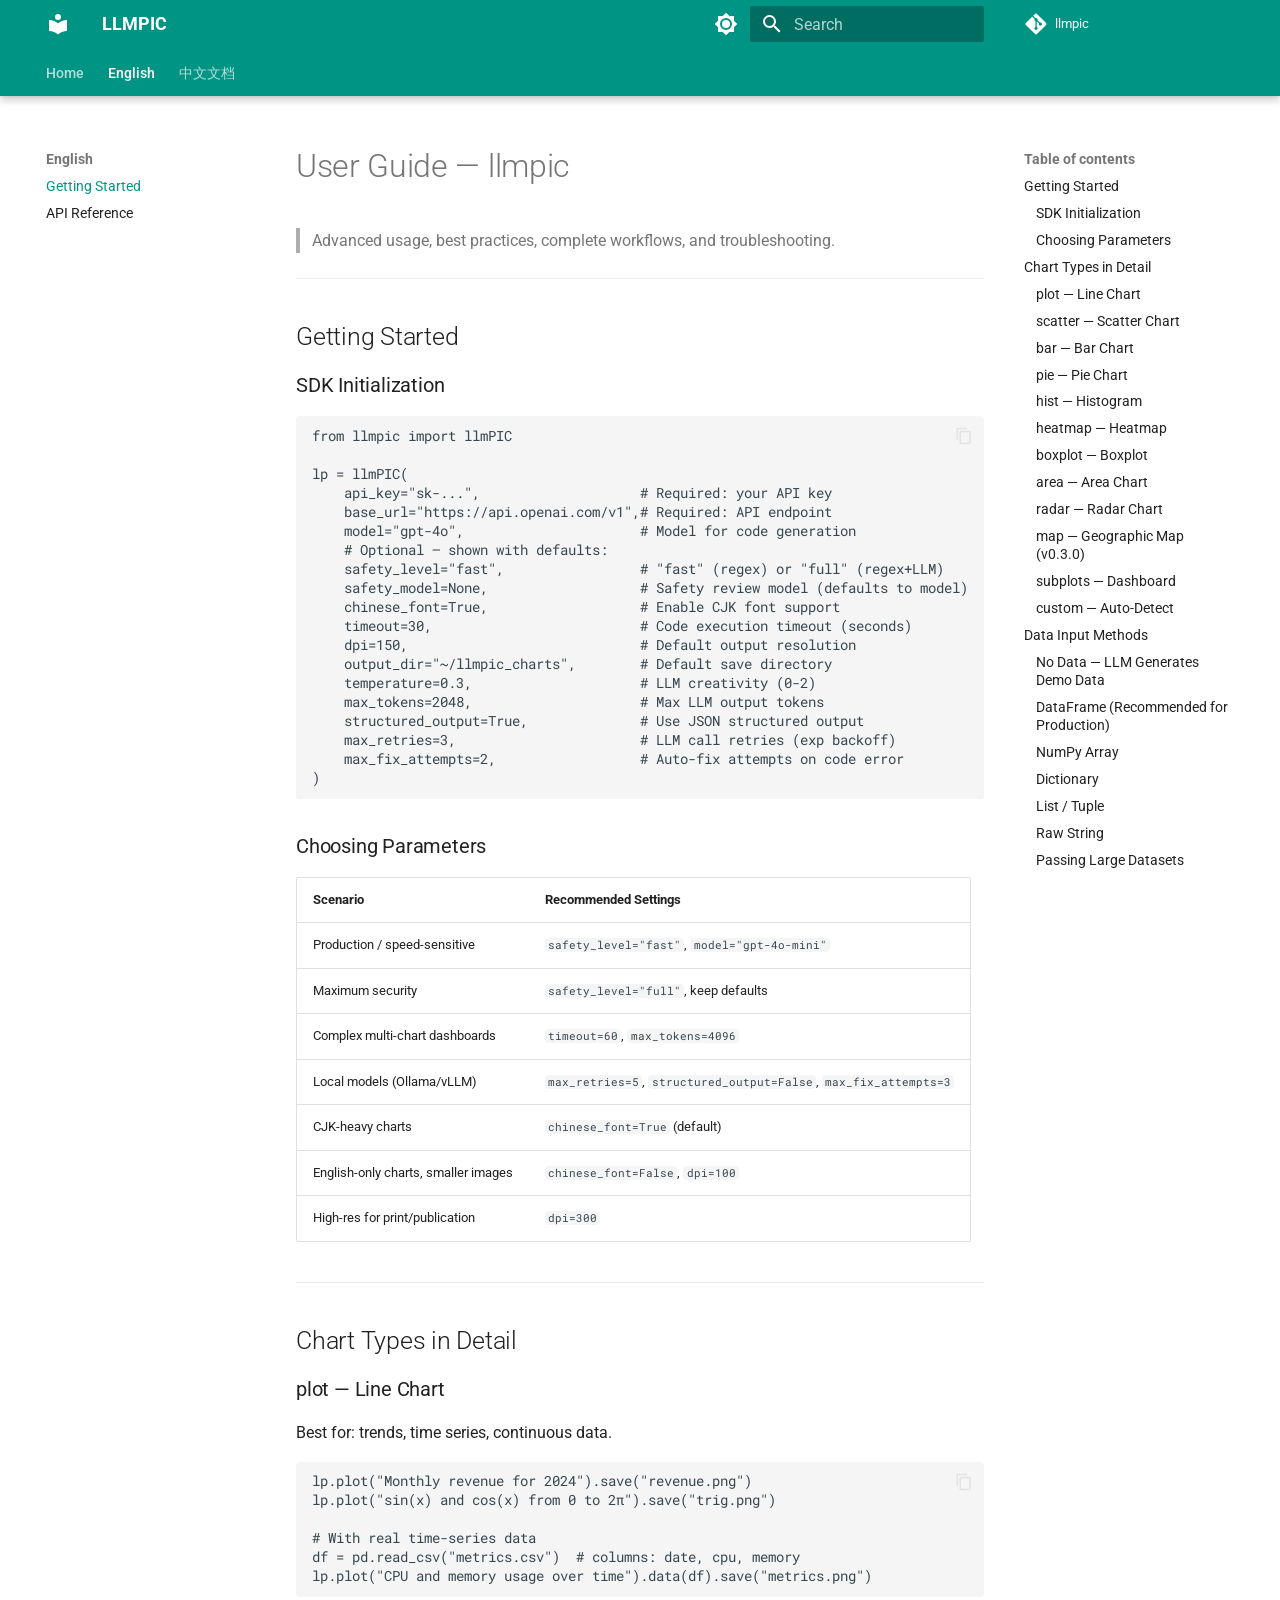
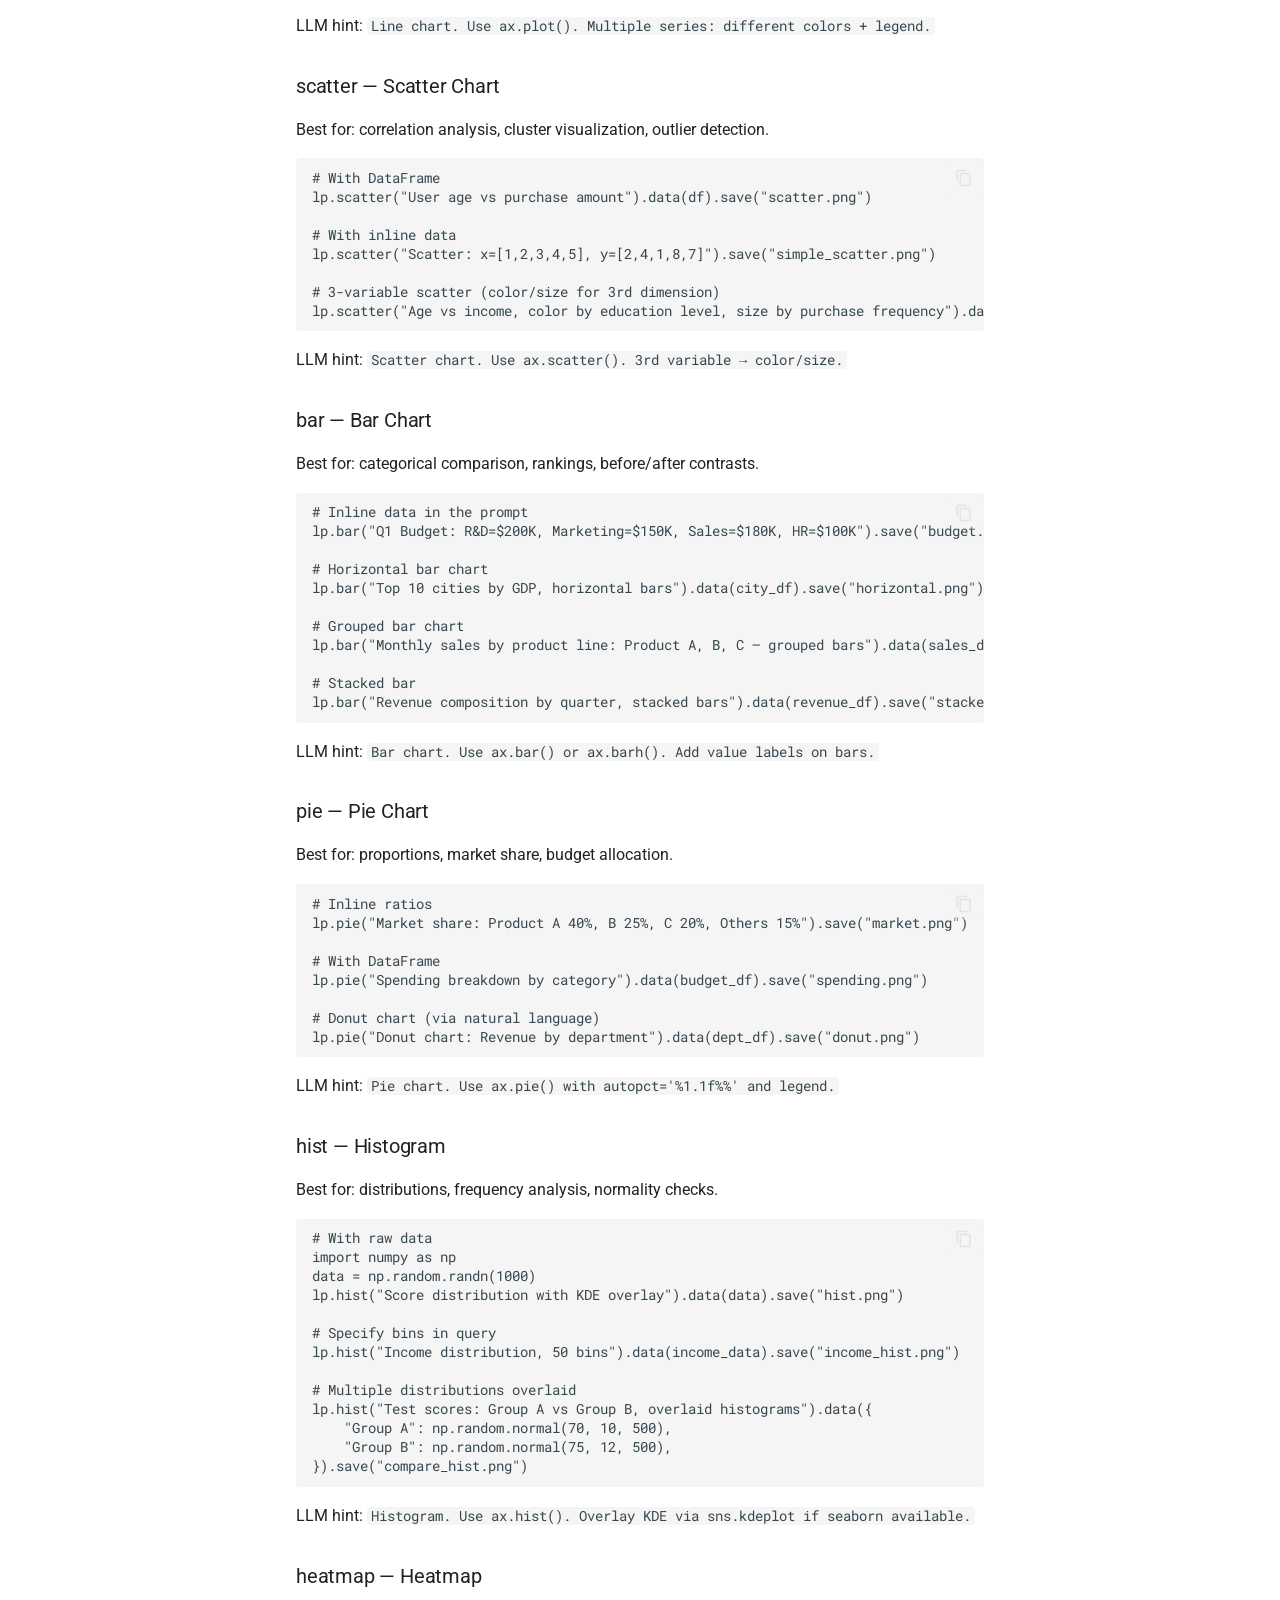
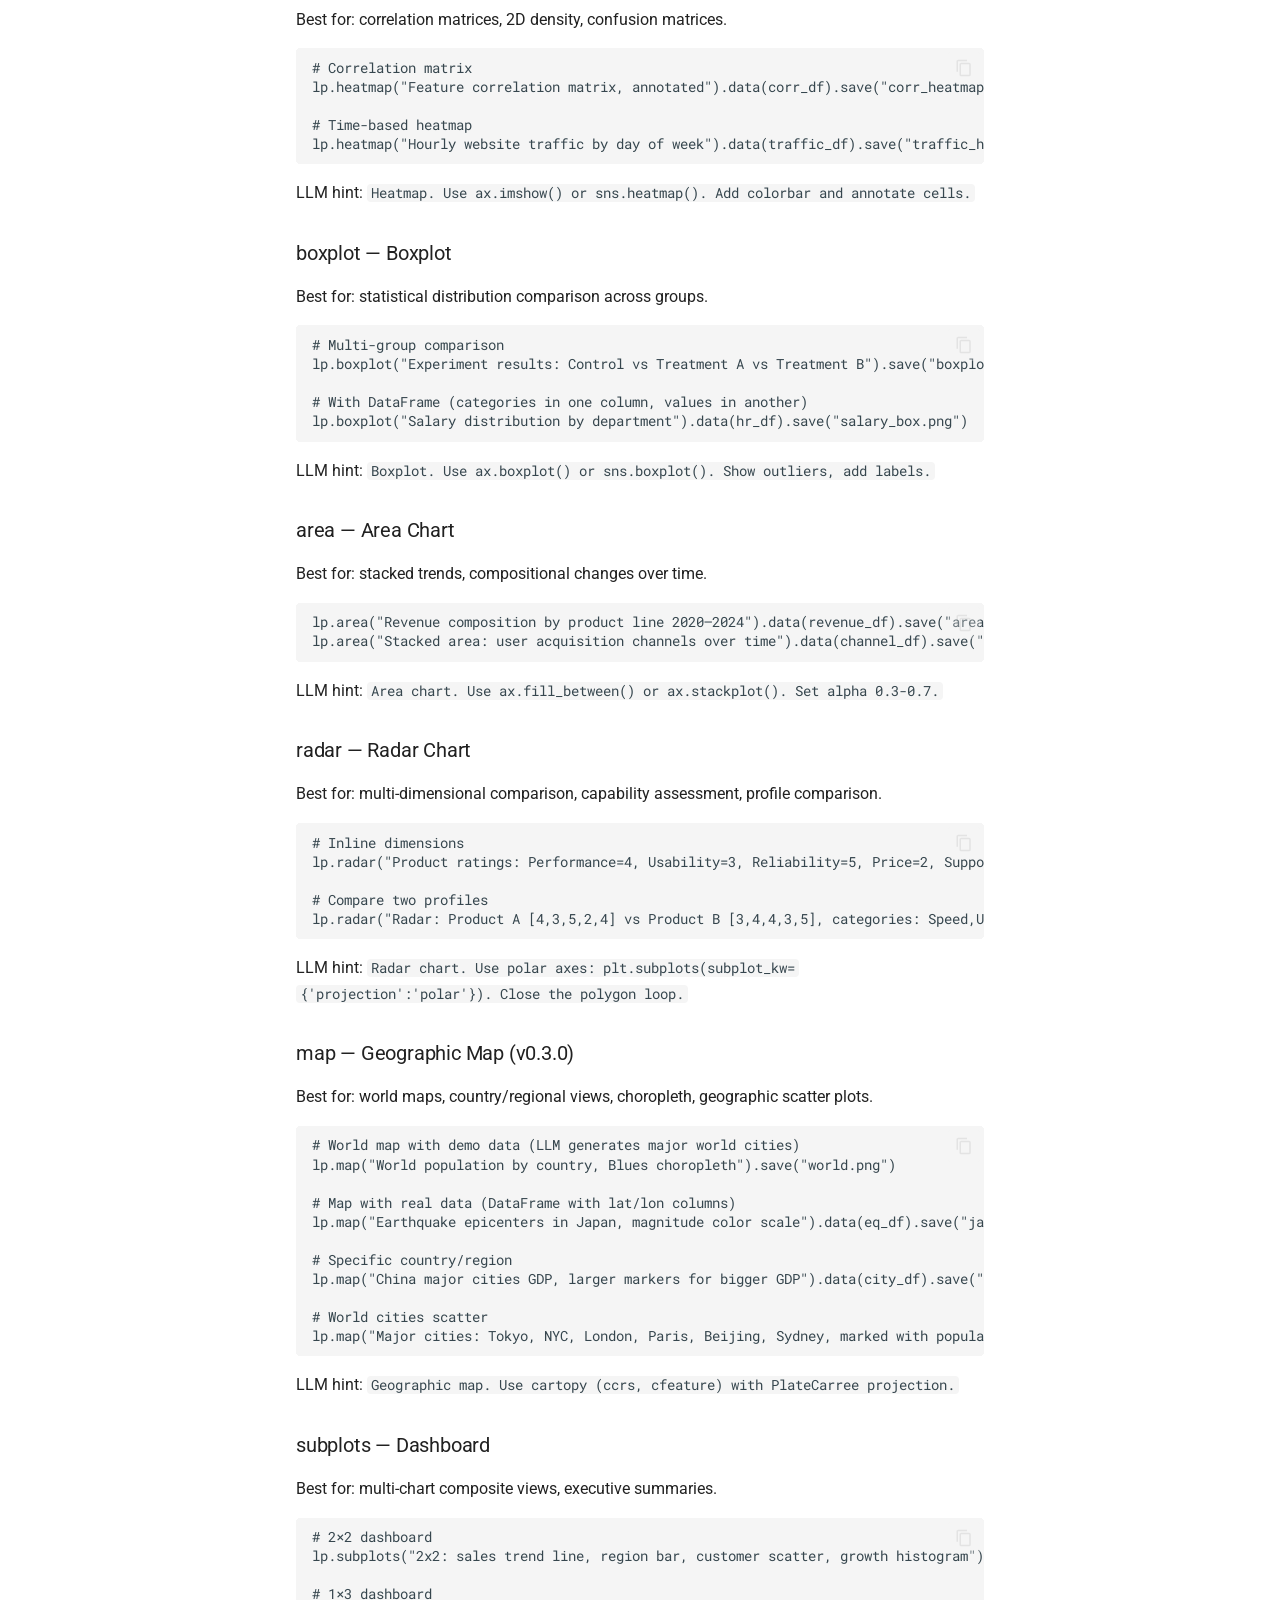
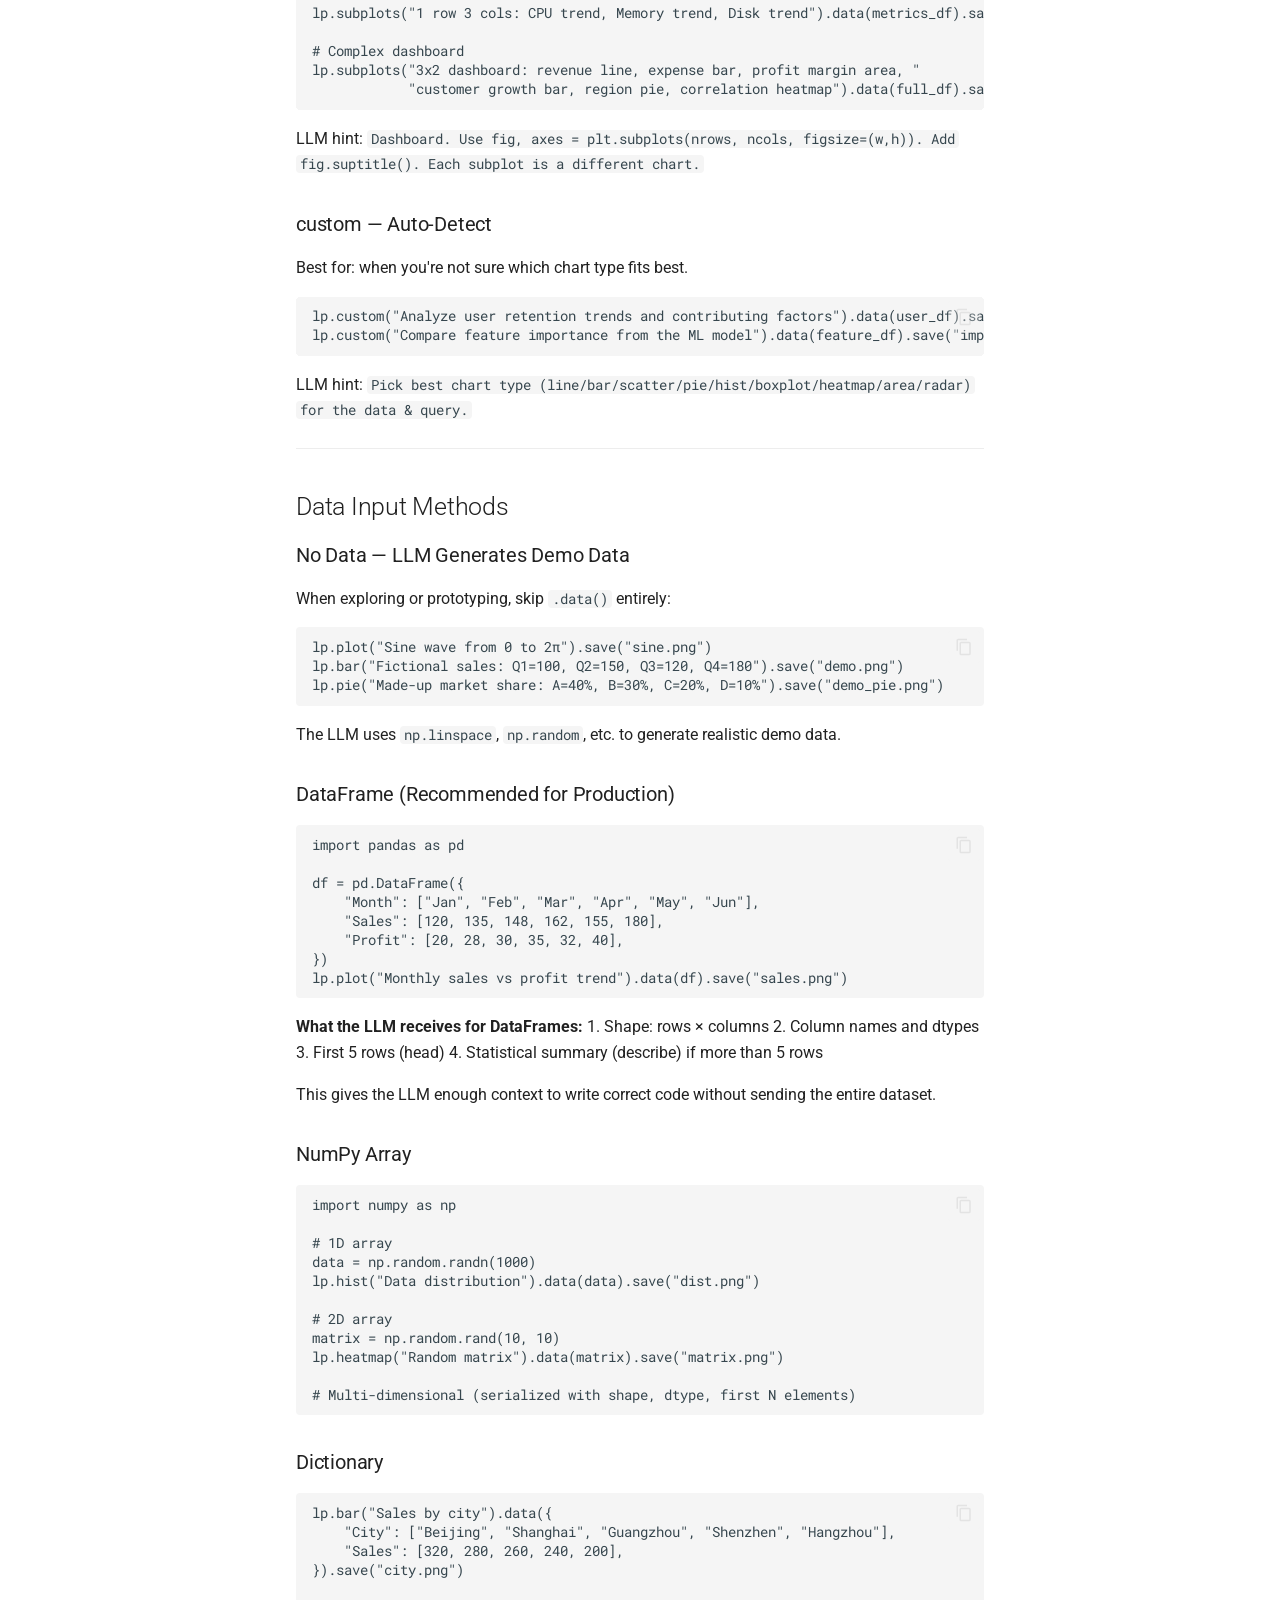
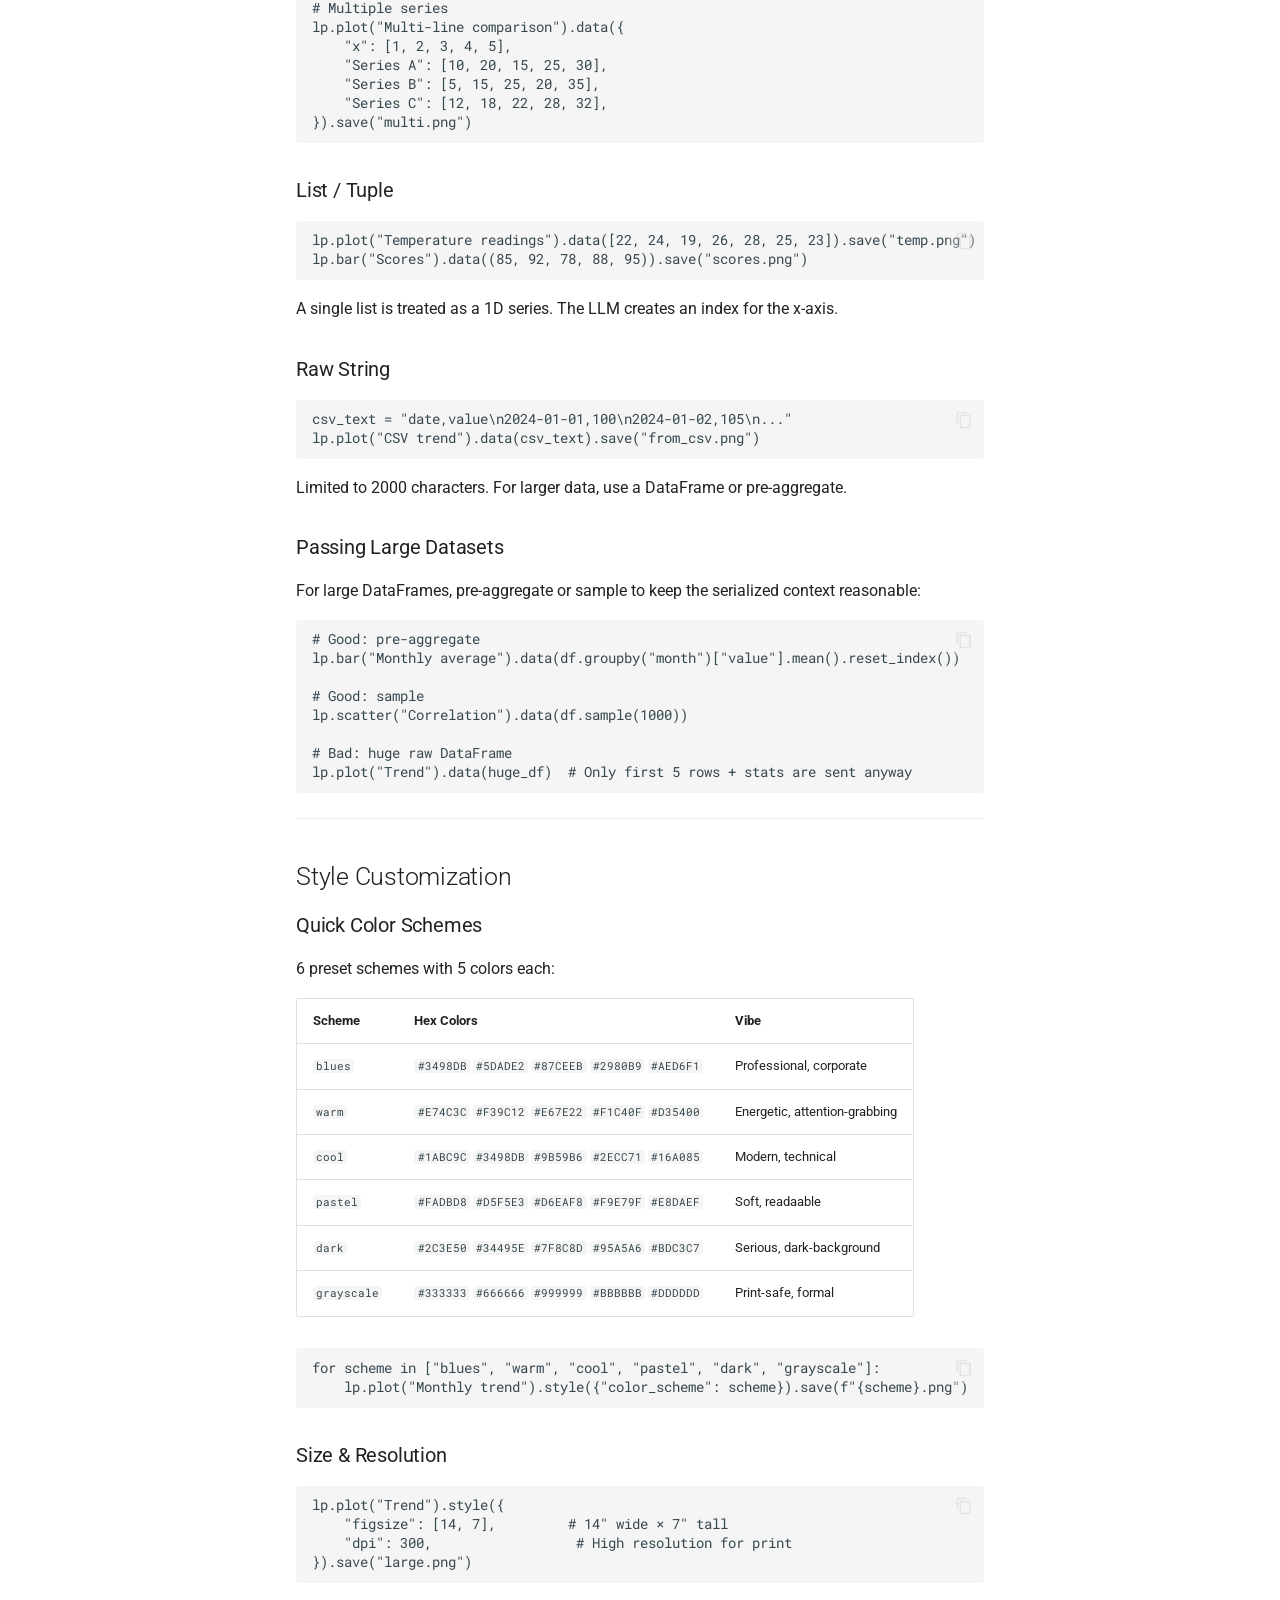
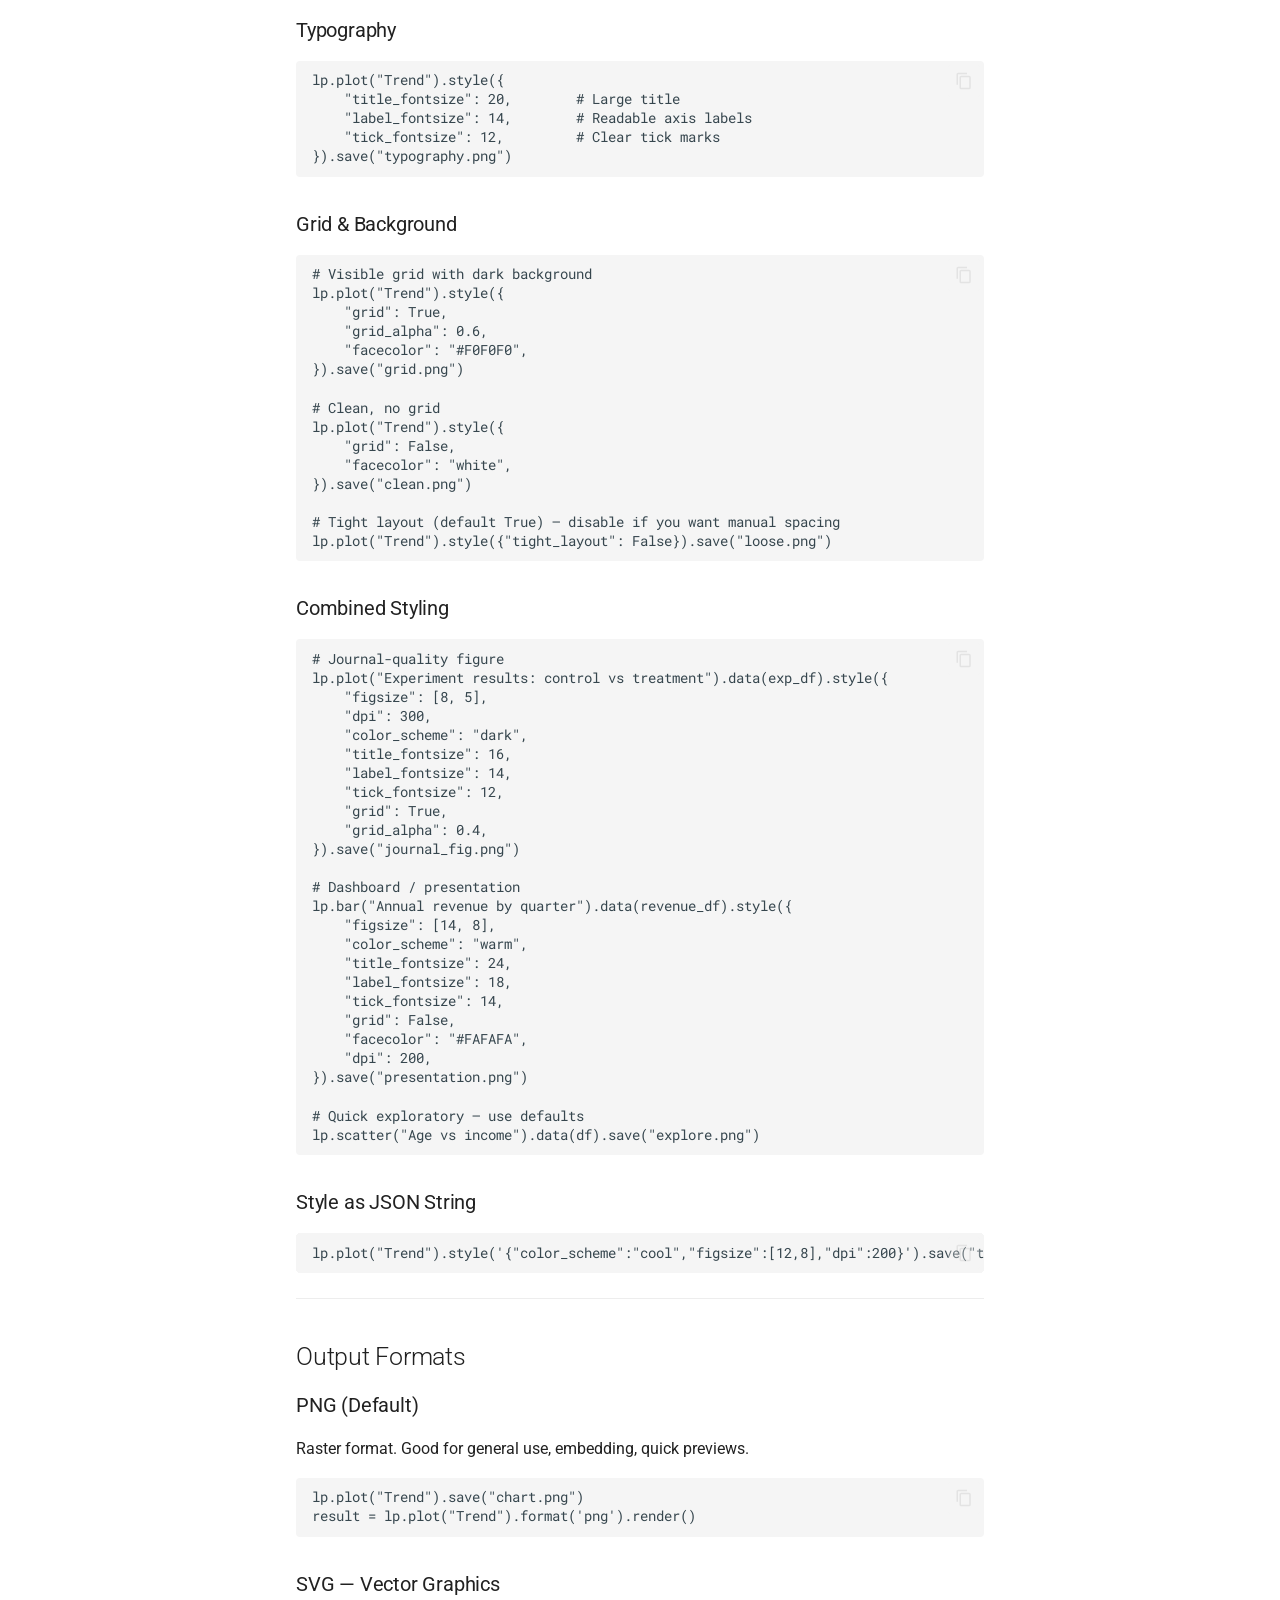
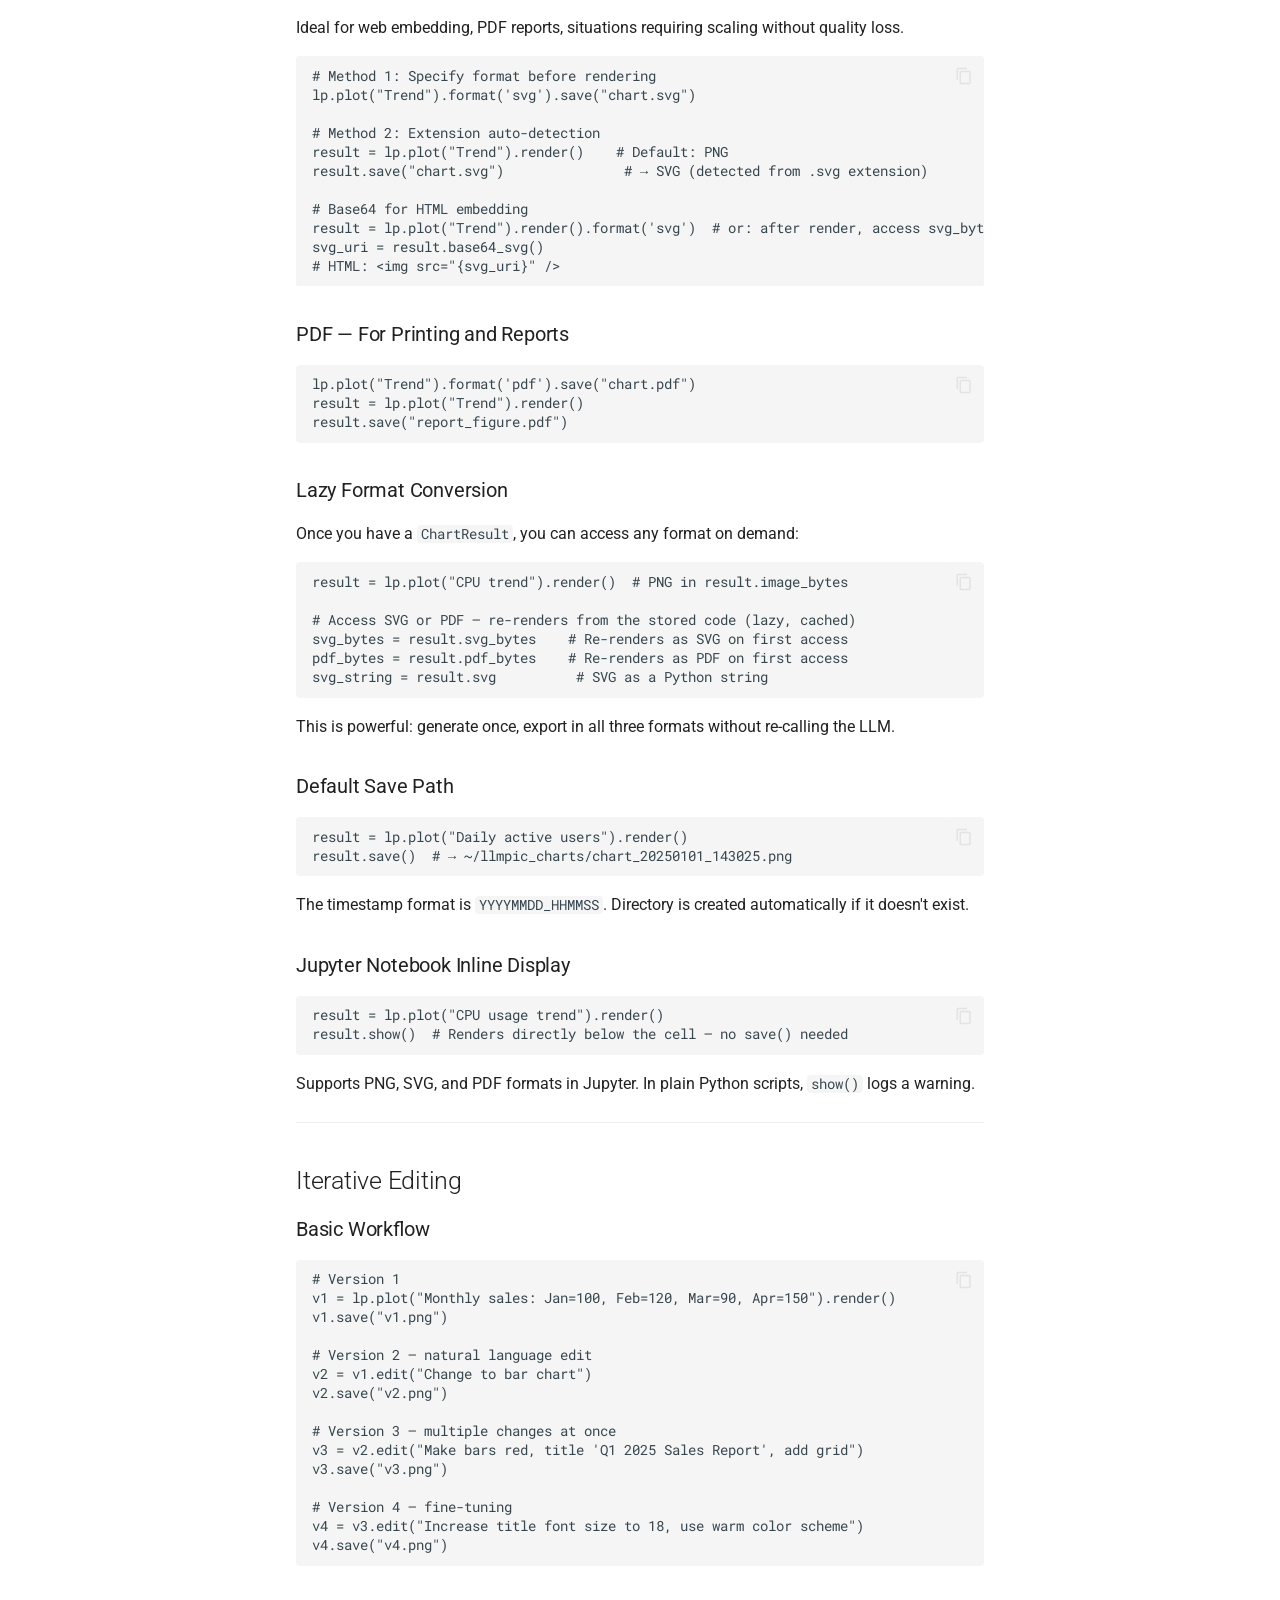
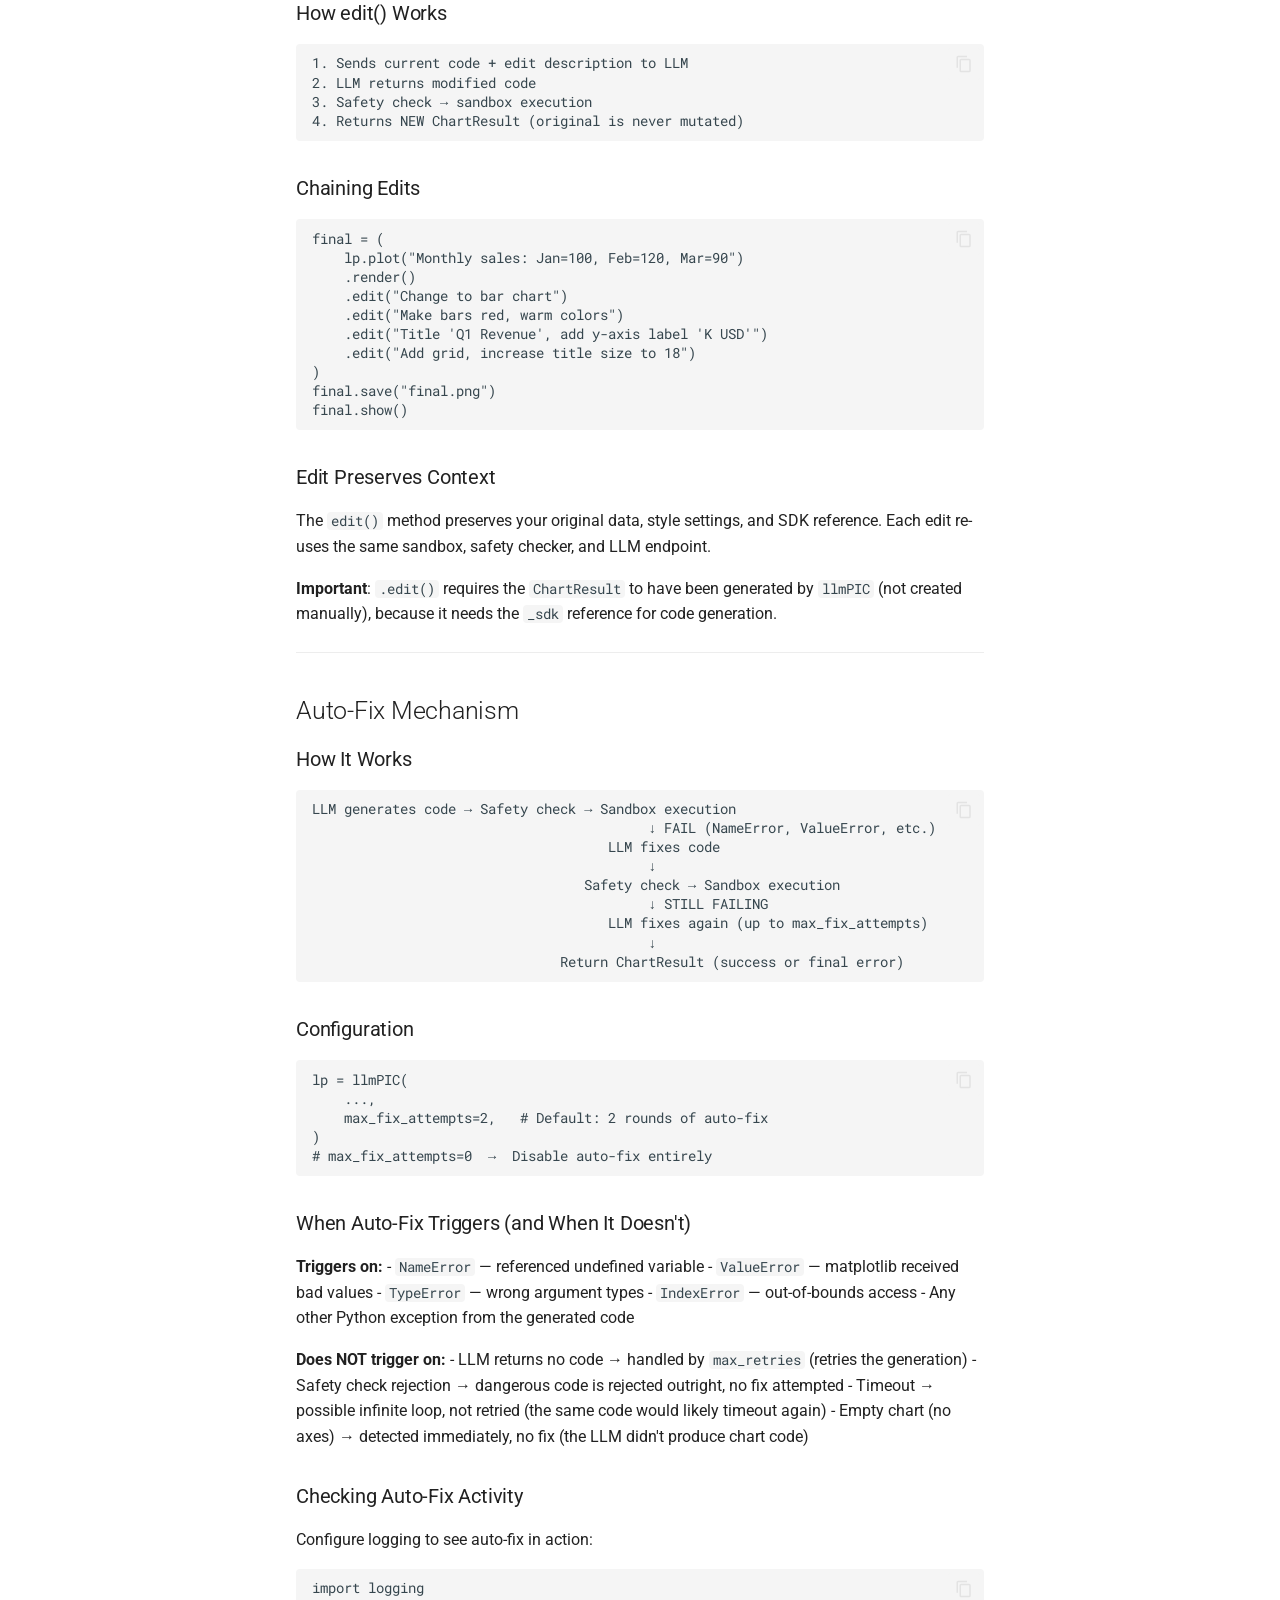
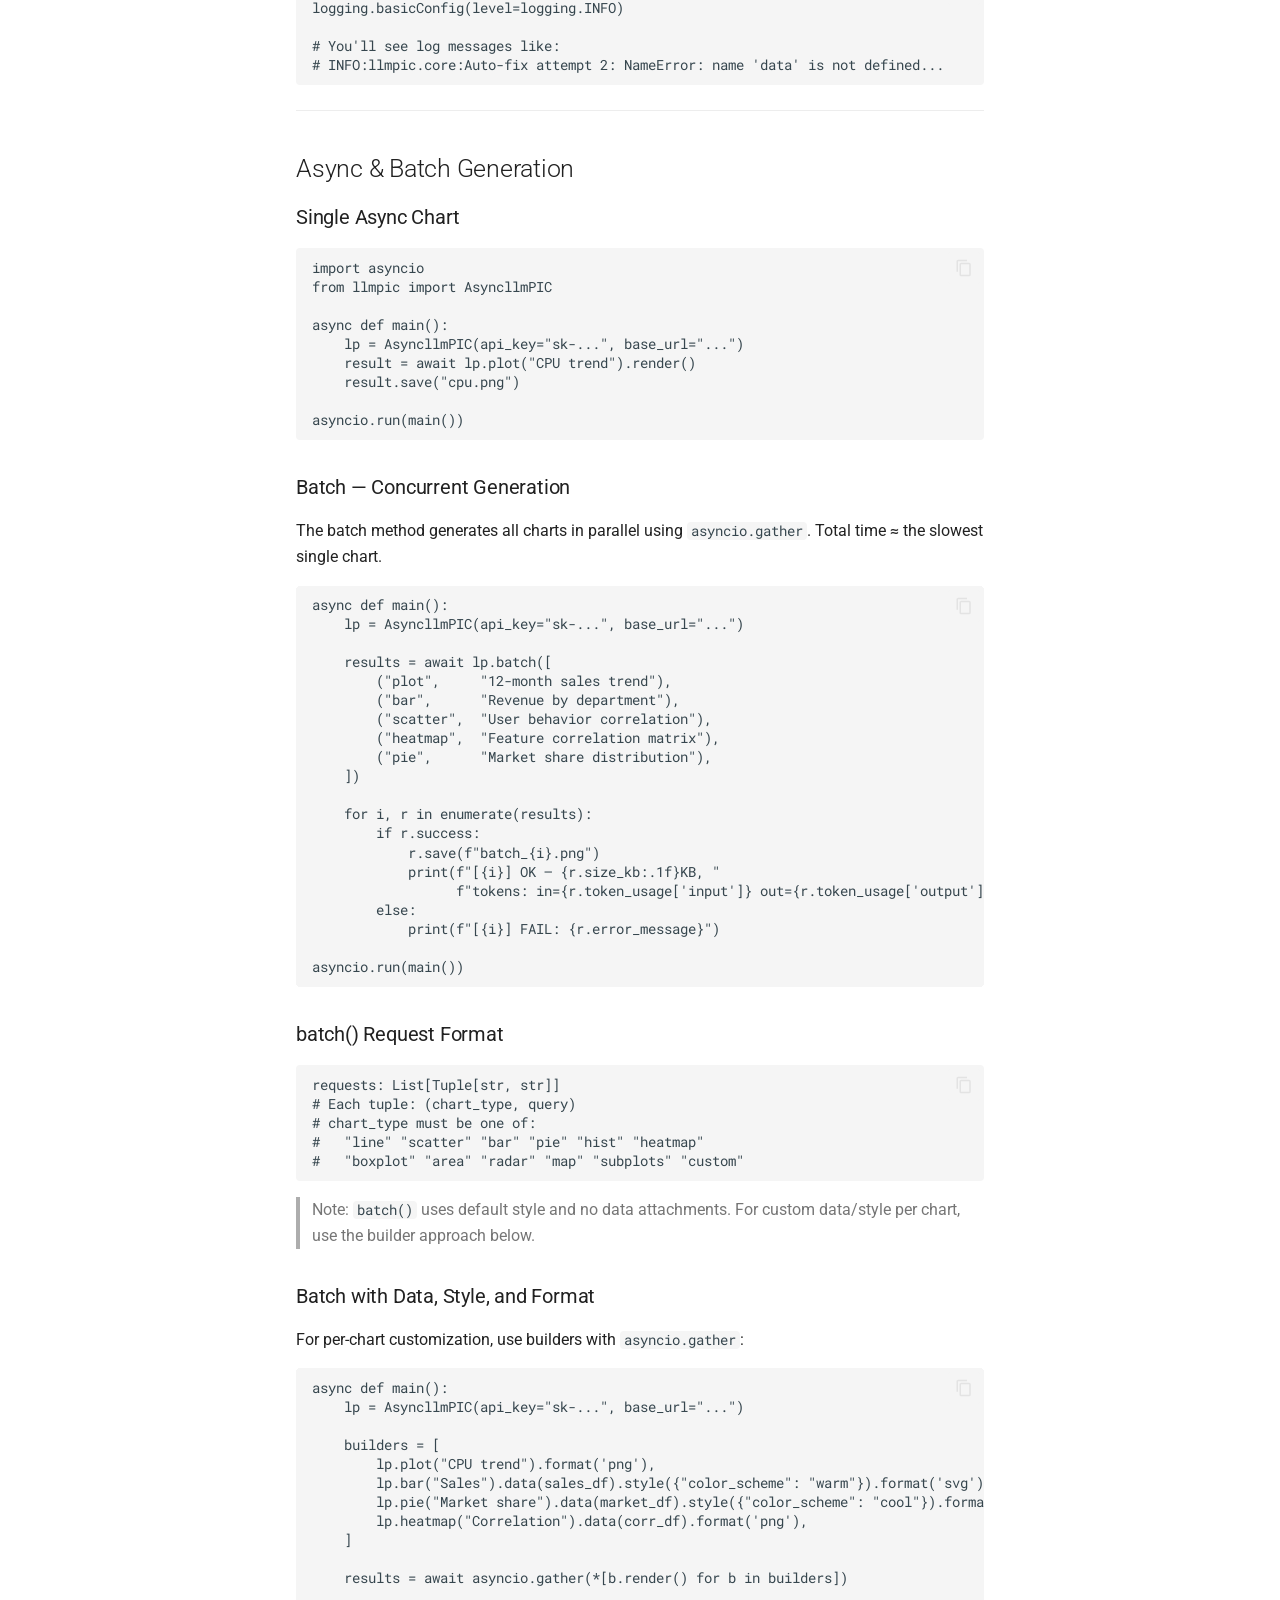
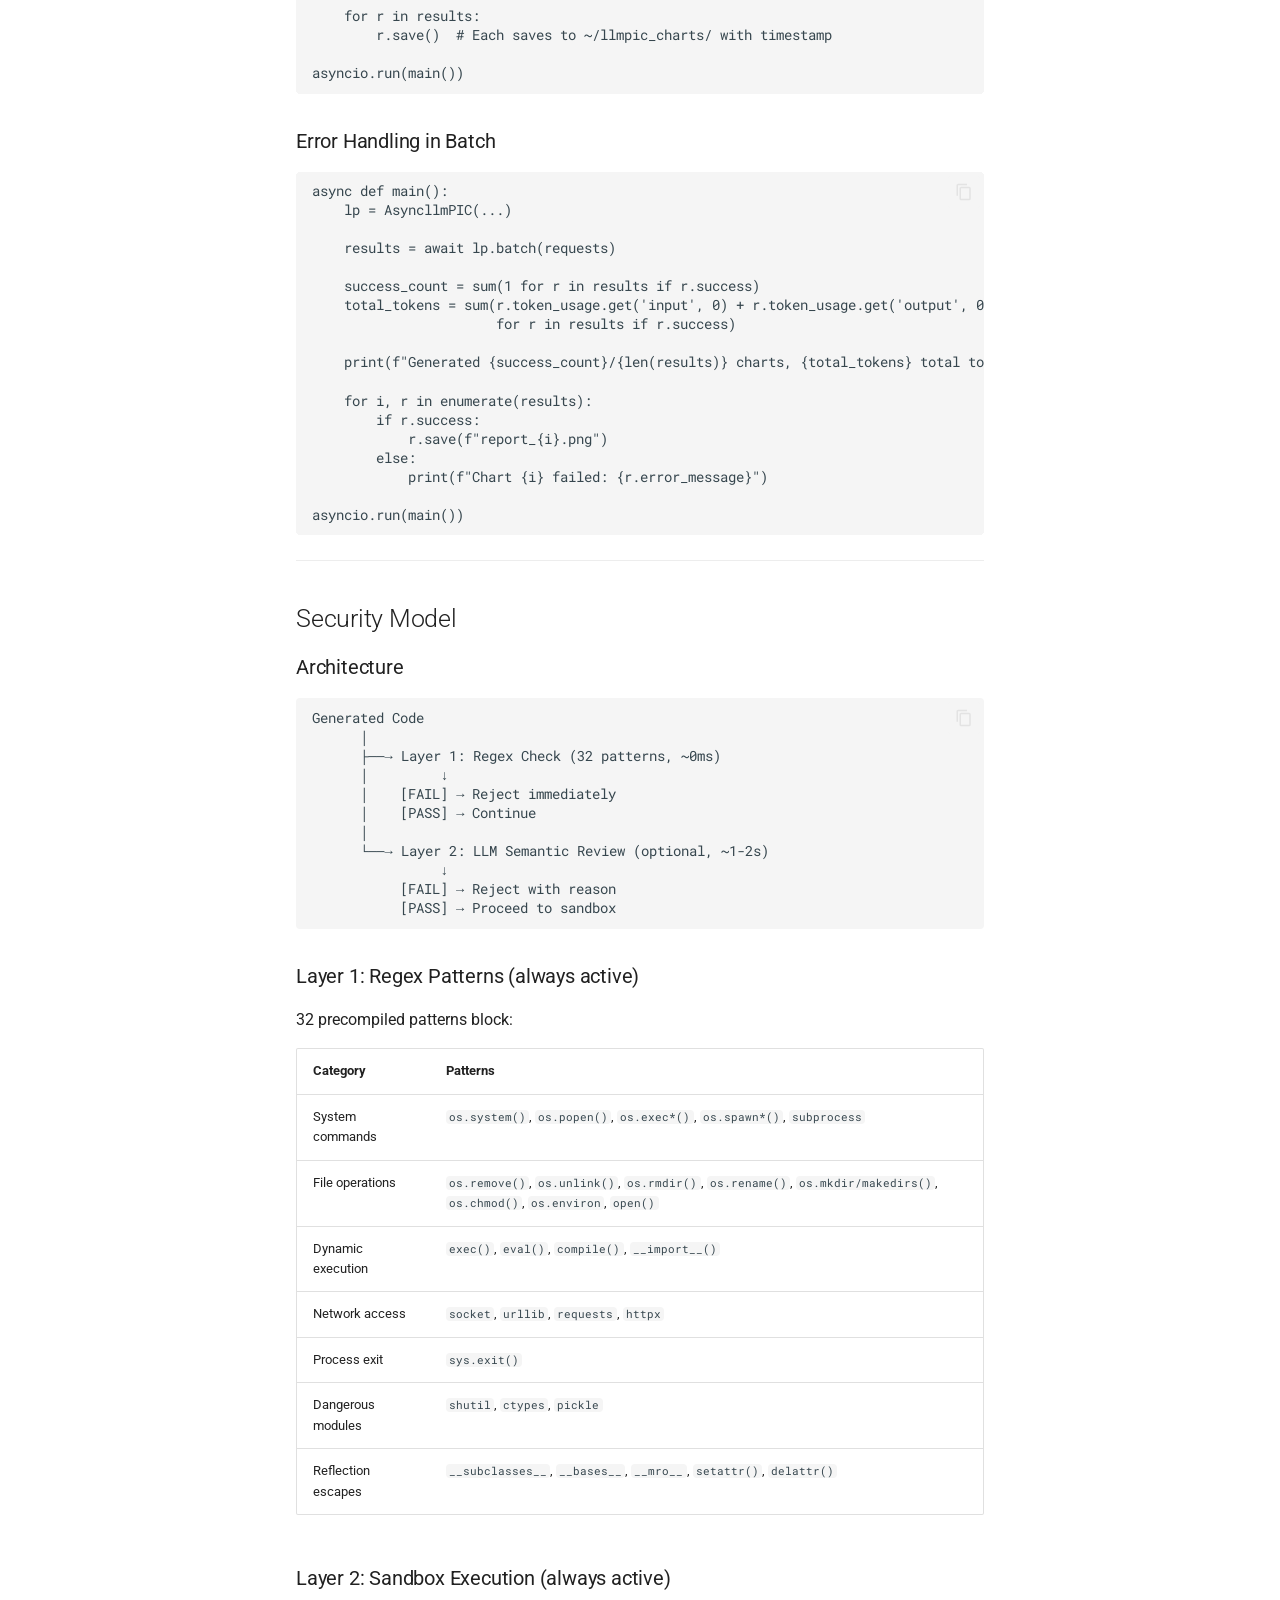
<file: english/GUIDE_EN/index.html>
<!doctype html>
<html lang="en" class="no-js">
  <head>
    
      <meta charset="utf-8">
      <meta name="viewport" content="width=device-width,initial-scale=1">
      
        <meta name="description" content="Natural Language → Production Charts. One line.">
      
      
        <meta name="author" content="ADW-19">
      
      
        <link rel="canonical" href="https://ADW-19.github.io/llmpic/english/GUIDE_EN/">
      
      
        <link rel="prev" href="../..">
      
      
        <link rel="next" href="../API_REFERENCE_EN/">
      
      
        
      
      
      <link rel="icon" href="../../assets/images/favicon.png">
      <meta name="generator" content="mkdocs-1.6.1, mkdocs-material-9.7.6">
    
    
      
        <title>Getting Started - LLMPIC</title>
      
    
    
      <link rel="stylesheet" href="../../assets/stylesheets/main.484c7ddc.min.css">
      
        
        <link rel="stylesheet" href="../../assets/stylesheets/palette.ab4e12ef.min.css">
      
      


    
    
      
    
    
      
        
        
        <link rel="preconnect" href="https://fonts.gstatic.com" crossorigin>
        <link rel="stylesheet" href="https://fonts.googleapis.com/css?family=Roboto:300,300i,400,400i,700,700i%7CRoboto+Mono:400,400i,700,700i&display=fallback">
        <style>:root{--md-text-font:"Roboto";--md-code-font:"Roboto Mono"}</style>
      
    
    
      <link rel="stylesheet" href="../../stylesheets/extra.css">
    
    <script>__md_scope=new URL("../..",location),__md_hash=e=>[...e].reduce(((e,_)=>(e<<5)-e+_.charCodeAt(0)),0),__md_get=(e,_=localStorage,t=__md_scope)=>JSON.parse(_.getItem(t.pathname+"."+e)),__md_set=(e,_,t=localStorage,a=__md_scope)=>{try{t.setItem(a.pathname+"."+e,JSON.stringify(_))}catch(e){}}</script>
    
      

    
    
  </head>
  
  
    
    
      
    
    
    
    
    <body dir="ltr" data-md-color-scheme="default" data-md-color-primary="teal" data-md-color-accent="teal">
  
    
    <input class="md-toggle" data-md-toggle="drawer" type="checkbox" id="__drawer" autocomplete="off">
    <input class="md-toggle" data-md-toggle="search" type="checkbox" id="__search" autocomplete="off">
    <label class="md-overlay" for="__drawer"></label>
    <div data-md-component="skip">
      
        
        <a href="#user-guide-llmpic" class="md-skip">
          Skip to content
        </a>
      
    </div>
    <div data-md-component="announce">
      
    </div>
    
    
      

  

<header class="md-header md-header--shadow md-header--lifted" data-md-component="header">
  <nav class="md-header__inner md-grid" aria-label="Header">
    <a href="../.." title="LLMPIC" class="md-header__button md-logo" aria-label="LLMPIC" data-md-component="logo">
      
  
  <svg xmlns="http://www.w3.org/2000/svg" viewBox="0 0 24 24"><path d="M12 8a3 3 0 0 0 3-3 3 3 0 0 0-3-3 3 3 0 0 0-3 3 3 3 0 0 0 3 3m0 3.54C9.64 9.35 6.5 8 3 8v11c3.5 0 6.64 1.35 9 3.54 2.36-2.19 5.5-3.54 9-3.54V8c-3.5 0-6.64 1.35-9 3.54"/></svg>

    </a>
    <label class="md-header__button md-icon" for="__drawer">
      
      <svg xmlns="http://www.w3.org/2000/svg" viewBox="0 0 24 24"><path d="M3 6h18v2H3zm0 5h18v2H3zm0 5h18v2H3z"/></svg>
    </label>
    <div class="md-header__title" data-md-component="header-title">
      <div class="md-header__ellipsis">
        <div class="md-header__topic">
          <span class="md-ellipsis">
            LLMPIC
          </span>
        </div>
        <div class="md-header__topic" data-md-component="header-topic">
          <span class="md-ellipsis">
            
              Getting Started
            
          </span>
        </div>
      </div>
    </div>
    
      
        <form class="md-header__option" data-md-component="palette">
  
    
    
    
    <input class="md-option" data-md-color-media="" data-md-color-scheme="default" data-md-color-primary="teal" data-md-color-accent="teal"  aria-label="Switch to dark mode"  type="radio" name="__palette" id="__palette_0">
    
      <label class="md-header__button md-icon" title="Switch to dark mode" for="__palette_1" hidden>
        <svg xmlns="http://www.w3.org/2000/svg" viewBox="0 0 24 24"><path d="M12 8a4 4 0 0 0-4 4 4 4 0 0 0 4 4 4 4 0 0 0 4-4 4 4 0 0 0-4-4m0 10a6 6 0 0 1-6-6 6 6 0 0 1 6-6 6 6 0 0 1 6 6 6 6 0 0 1-6 6m8-9.31V4h-4.69L12 .69 8.69 4H4v4.69L.69 12 4 15.31V20h4.69L12 23.31 15.31 20H20v-4.69L23.31 12z"/></svg>
      </label>
    
  
    
    
    
    <input class="md-option" data-md-color-media="" data-md-color-scheme="slate" data-md-color-primary="teal" data-md-color-accent="teal"  aria-label="Switch to light mode"  type="radio" name="__palette" id="__palette_1">
    
      <label class="md-header__button md-icon" title="Switch to light mode" for="__palette_0" hidden>
        <svg xmlns="http://www.w3.org/2000/svg" viewBox="0 0 24 24"><path d="M12 18c-.89 0-1.74-.2-2.5-.55C11.56 16.5 13 14.42 13 12s-1.44-4.5-3.5-5.45C10.26 6.2 11.11 6 12 6a6 6 0 0 1 6 6 6 6 0 0 1-6 6m8-9.31V4h-4.69L12 .69 8.69 4H4v4.69L.69 12 4 15.31V20h4.69L12 23.31 15.31 20H20v-4.69L23.31 12z"/></svg>
      </label>
    
  
</form>
      
    
    
      <script>var palette=__md_get("__palette");if(palette&&palette.color){if("(prefers-color-scheme)"===palette.color.media){var media=matchMedia("(prefers-color-scheme: light)"),input=document.querySelector(media.matches?"[data-md-color-media='(prefers-color-scheme: light)']":"[data-md-color-media='(prefers-color-scheme: dark)']");palette.color.media=input.getAttribute("data-md-color-media"),palette.color.scheme=input.getAttribute("data-md-color-scheme"),palette.color.primary=input.getAttribute("data-md-color-primary"),palette.color.accent=input.getAttribute("data-md-color-accent")}for(var[key,value]of Object.entries(palette.color))document.body.setAttribute("data-md-color-"+key,value)}</script>
    
    
    
      
      
        <label class="md-header__button md-icon" for="__search">
          
          <svg xmlns="http://www.w3.org/2000/svg" viewBox="0 0 24 24"><path d="M9.5 3A6.5 6.5 0 0 1 16 9.5c0 1.61-.59 3.09-1.56 4.23l.27.27h.79l5 5-1.5 1.5-5-5v-.79l-.27-.27A6.52 6.52 0 0 1 9.5 16 6.5 6.5 0 0 1 3 9.5 6.5 6.5 0 0 1 9.5 3m0 2C7 5 5 7 5 9.5S7 14 9.5 14 14 12 14 9.5 12 5 9.5 5"/></svg>
        </label>
        <div class="md-search" data-md-component="search" role="dialog">
  <label class="md-search__overlay" for="__search"></label>
  <div class="md-search__inner" role="search">
    <form class="md-search__form" name="search">
      <input type="text" class="md-search__input" name="query" aria-label="Search" placeholder="Search" autocapitalize="off" autocorrect="off" autocomplete="off" spellcheck="false" data-md-component="search-query" required>
      <label class="md-search__icon md-icon" for="__search">
        
        <svg xmlns="http://www.w3.org/2000/svg" viewBox="0 0 24 24"><path d="M9.5 3A6.5 6.5 0 0 1 16 9.5c0 1.61-.59 3.09-1.56 4.23l.27.27h.79l5 5-1.5 1.5-5-5v-.79l-.27-.27A6.52 6.52 0 0 1 9.5 16 6.5 6.5 0 0 1 3 9.5 6.5 6.5 0 0 1 9.5 3m0 2C7 5 5 7 5 9.5S7 14 9.5 14 14 12 14 9.5 12 5 9.5 5"/></svg>
        
        <svg xmlns="http://www.w3.org/2000/svg" viewBox="0 0 24 24"><path d="M20 11v2H8l5.5 5.5-1.42 1.42L4.16 12l7.92-7.92L13.5 5.5 8 11z"/></svg>
      </label>
      <nav class="md-search__options" aria-label="Search">
        
        <button type="reset" class="md-search__icon md-icon" title="Clear" aria-label="Clear" tabindex="-1">
          
          <svg xmlns="http://www.w3.org/2000/svg" viewBox="0 0 24 24"><path d="M19 6.41 17.59 5 12 10.59 6.41 5 5 6.41 10.59 12 5 17.59 6.41 19 12 13.41 17.59 19 19 17.59 13.41 12z"/></svg>
        </button>
      </nav>
      
        <div class="md-search__suggest" data-md-component="search-suggest"></div>
      
    </form>
    <div class="md-search__output">
      <div class="md-search__scrollwrap" tabindex="0" data-md-scrollfix>
        <div class="md-search-result" data-md-component="search-result">
          <div class="md-search-result__meta">
            Initializing search
          </div>
          <ol class="md-search-result__list" role="presentation"></ol>
        </div>
      </div>
    </div>
  </div>
</div>
      
    
    
      <div class="md-header__source">
        <a href="https://github.com/ADW-19/llmpic" title="Go to repository" class="md-source" data-md-component="source">
  <div class="md-source__icon md-icon">
    
    <svg xmlns="http://www.w3.org/2000/svg" viewBox="0 0 448 512"><!--! Font Awesome Free 7.1.0 by @fontawesome - https://fontawesome.com License - https://fontawesome.com/license/free (Icons: CC BY 4.0, Fonts: SIL OFL 1.1, Code: MIT License) Copyright 2025 Fonticons, Inc.--><path d="M439.6 236.1 244 40.5c-5.4-5.5-12.8-8.5-20.4-8.5s-15 3-20.4 8.4L162.5 81l51.5 51.5c27.1-9.1 52.7 16.8 43.4 43.7l49.7 49.7c34.2-11.8 61.2 31 35.5 56.7-26.5 26.5-70.2-2.9-56-37.3L240.3 199v121.9c25.3 12.5 22.3 41.8 9.1 55-6.4 6.4-15.2 10.1-24.3 10.1s-17.8-3.6-24.3-10.1c-17.6-17.6-11.1-46.9 11.2-56v-123c-20.8-8.5-24.6-30.7-18.6-45L142.6 101 8.5 235.1C3 240.6 0 247.9 0 255.5s3 15 8.5 20.4l195.6 195.7c5.4 5.4 12.7 8.4 20.4 8.4s15-3 20.4-8.4l194.7-194.7c5.4-5.4 8.4-12.8 8.4-20.4s-3-15-8.4-20.4"/></svg>
  </div>
  <div class="md-source__repository">
    llmpic
  </div>
</a>
      </div>
    
  </nav>
  
    
      
<nav class="md-tabs" aria-label="Tabs" data-md-component="tabs">
  <div class="md-grid">
    <ul class="md-tabs__list">
      
        
  
  
  
  
    <li class="md-tabs__item">
      <a href="../.." class="md-tabs__link">
        
  
  
    
  
  Home

      </a>
    </li>
  

      
        
  
  
  
    
  
  
    
    
      <li class="md-tabs__item md-tabs__item--active">
        <a href="./" class="md-tabs__link">
          
  
  
  English

        </a>
      </li>
    
  

      
        
  
  
  
  
    
    
      <li class="md-tabs__item">
        <a href="../../chinese/GUIDE_CN/" class="md-tabs__link">
          
  
  
  中文文档

        </a>
      </li>
    
  

      
    </ul>
  </div>
</nav>
    
  
</header>
    
    <div class="md-container" data-md-component="container">
      
      
        
      
      <main class="md-main" data-md-component="main">
        <div class="md-main__inner md-grid">
          
            
              
              <div class="md-sidebar md-sidebar--primary" data-md-component="sidebar" data-md-type="navigation" >
                <div class="md-sidebar__scrollwrap">
                  <div class="md-sidebar__inner">
                    


  


<nav class="md-nav md-nav--primary md-nav--lifted" aria-label="Navigation" data-md-level="0">
  <label class="md-nav__title" for="__drawer">
    <a href="../.." title="LLMPIC" class="md-nav__button md-logo" aria-label="LLMPIC" data-md-component="logo">
      
  
  <svg xmlns="http://www.w3.org/2000/svg" viewBox="0 0 24 24"><path d="M12 8a3 3 0 0 0 3-3 3 3 0 0 0-3-3 3 3 0 0 0-3 3 3 3 0 0 0 3 3m0 3.54C9.64 9.35 6.5 8 3 8v11c3.5 0 6.64 1.35 9 3.54 2.36-2.19 5.5-3.54 9-3.54V8c-3.5 0-6.64 1.35-9 3.54"/></svg>

    </a>
    LLMPIC
  </label>
  
    <div class="md-nav__source">
      <a href="https://github.com/ADW-19/llmpic" title="Go to repository" class="md-source" data-md-component="source">
  <div class="md-source__icon md-icon">
    
    <svg xmlns="http://www.w3.org/2000/svg" viewBox="0 0 448 512"><!--! Font Awesome Free 7.1.0 by @fontawesome - https://fontawesome.com License - https://fontawesome.com/license/free (Icons: CC BY 4.0, Fonts: SIL OFL 1.1, Code: MIT License) Copyright 2025 Fonticons, Inc.--><path d="M439.6 236.1 244 40.5c-5.4-5.5-12.8-8.5-20.4-8.5s-15 3-20.4 8.4L162.5 81l51.5 51.5c27.1-9.1 52.7 16.8 43.4 43.7l49.7 49.7c34.2-11.8 61.2 31 35.5 56.7-26.5 26.5-70.2-2.9-56-37.3L240.3 199v121.9c25.3 12.5 22.3 41.8 9.1 55-6.4 6.4-15.2 10.1-24.3 10.1s-17.8-3.6-24.3-10.1c-17.6-17.6-11.1-46.9 11.2-56v-123c-20.8-8.5-24.6-30.7-18.6-45L142.6 101 8.5 235.1C3 240.6 0 247.9 0 255.5s3 15 8.5 20.4l195.6 195.7c5.4 5.4 12.7 8.4 20.4 8.4s15-3 20.4-8.4l194.7-194.7c5.4-5.4 8.4-12.8 8.4-20.4s-3-15-8.4-20.4"/></svg>
  </div>
  <div class="md-source__repository">
    llmpic
  </div>
</a>
    </div>
  
  <ul class="md-nav__list" data-md-scrollfix>
    
      
      
  
  
  
  
    <li class="md-nav__item">
      <a href="../.." class="md-nav__link">
        
  
  
  <span class="md-ellipsis">
    
  
    Home
  

    
  </span>
  
  

      </a>
    </li>
  

    
      
      
  
  
    
  
  
  
    
    
    
    
      
        
        
      
      
        
      
    
    
    <li class="md-nav__item md-nav__item--active md-nav__item--section md-nav__item--nested">
      
        
        
        <input class="md-nav__toggle md-toggle " type="checkbox" id="__nav_2" checked>
        
          
          <label class="md-nav__link" for="__nav_2" id="__nav_2_label" tabindex="">
            
  
  
  <span class="md-ellipsis">
    
  
    English
  

    
  </span>
  
  

            <span class="md-nav__icon md-icon"></span>
          </label>
        
        <nav class="md-nav" data-md-level="1" aria-labelledby="__nav_2_label" aria-expanded="true">
          <label class="md-nav__title" for="__nav_2">
            <span class="md-nav__icon md-icon"></span>
            
  
    English
  

          </label>
          <ul class="md-nav__list" data-md-scrollfix>
            
              
                
  
  
    
  
  
  
    <li class="md-nav__item md-nav__item--active">
      
      <input class="md-nav__toggle md-toggle" type="checkbox" id="__toc">
      
      
        
      
      
        <label class="md-nav__link md-nav__link--active" for="__toc">
          
  
  
  <span class="md-ellipsis">
    
  
    Getting Started
  

    
  </span>
  
  

          <span class="md-nav__icon md-icon"></span>
        </label>
      
      <a href="./" class="md-nav__link md-nav__link--active">
        
  
  
  <span class="md-ellipsis">
    
  
    Getting Started
  

    
  </span>
  
  

      </a>
      
        

<nav class="md-nav md-nav--secondary" aria-label="Table of contents">
  
  
  
    
  
  
    <label class="md-nav__title" for="__toc">
      <span class="md-nav__icon md-icon"></span>
      Table of contents
    </label>
    <ul class="md-nav__list" data-md-component="toc" data-md-scrollfix>
      
        <li class="md-nav__item">
  <a href="#getting-started" class="md-nav__link">
    <span class="md-ellipsis">
      
        Getting Started
      
    </span>
  </a>
  
    <nav class="md-nav" aria-label="Getting Started">
      <ul class="md-nav__list">
        
          <li class="md-nav__item">
  <a href="#sdk-initialization" class="md-nav__link">
    <span class="md-ellipsis">
      
        SDK Initialization
      
    </span>
  </a>
  
</li>
        
          <li class="md-nav__item">
  <a href="#choosing-parameters" class="md-nav__link">
    <span class="md-ellipsis">
      
        Choosing Parameters
      
    </span>
  </a>
  
</li>
        
      </ul>
    </nav>
  
</li>
      
        <li class="md-nav__item">
  <a href="#chart-types-in-detail" class="md-nav__link">
    <span class="md-ellipsis">
      
        Chart Types in Detail
      
    </span>
  </a>
  
    <nav class="md-nav" aria-label="Chart Types in Detail">
      <ul class="md-nav__list">
        
          <li class="md-nav__item">
  <a href="#plot-line-chart" class="md-nav__link">
    <span class="md-ellipsis">
      
        plot — Line Chart
      
    </span>
  </a>
  
</li>
        
          <li class="md-nav__item">
  <a href="#scatter-scatter-chart" class="md-nav__link">
    <span class="md-ellipsis">
      
        scatter — Scatter Chart
      
    </span>
  </a>
  
</li>
        
          <li class="md-nav__item">
  <a href="#bar-bar-chart" class="md-nav__link">
    <span class="md-ellipsis">
      
        bar — Bar Chart
      
    </span>
  </a>
  
</li>
        
          <li class="md-nav__item">
  <a href="#pie-pie-chart" class="md-nav__link">
    <span class="md-ellipsis">
      
        pie — Pie Chart
      
    </span>
  </a>
  
</li>
        
          <li class="md-nav__item">
  <a href="#hist-histogram" class="md-nav__link">
    <span class="md-ellipsis">
      
        hist — Histogram
      
    </span>
  </a>
  
</li>
        
          <li class="md-nav__item">
  <a href="#heatmap-heatmap" class="md-nav__link">
    <span class="md-ellipsis">
      
        heatmap — Heatmap
      
    </span>
  </a>
  
</li>
        
          <li class="md-nav__item">
  <a href="#boxplot-boxplot" class="md-nav__link">
    <span class="md-ellipsis">
      
        boxplot — Boxplot
      
    </span>
  </a>
  
</li>
        
          <li class="md-nav__item">
  <a href="#area-area-chart" class="md-nav__link">
    <span class="md-ellipsis">
      
        area — Area Chart
      
    </span>
  </a>
  
</li>
        
          <li class="md-nav__item">
  <a href="#radar-radar-chart" class="md-nav__link">
    <span class="md-ellipsis">
      
        radar — Radar Chart
      
    </span>
  </a>
  
</li>
        
          <li class="md-nav__item">
  <a href="#map-geographic-map-v030" class="md-nav__link">
    <span class="md-ellipsis">
      
        map — Geographic Map (v0.3.0)
      
    </span>
  </a>
  
</li>
        
          <li class="md-nav__item">
  <a href="#subplots-dashboard" class="md-nav__link">
    <span class="md-ellipsis">
      
        subplots — Dashboard
      
    </span>
  </a>
  
</li>
        
          <li class="md-nav__item">
  <a href="#custom-auto-detect" class="md-nav__link">
    <span class="md-ellipsis">
      
        custom — Auto-Detect
      
    </span>
  </a>
  
</li>
        
      </ul>
    </nav>
  
</li>
      
        <li class="md-nav__item">
  <a href="#data-input-methods" class="md-nav__link">
    <span class="md-ellipsis">
      
        Data Input Methods
      
    </span>
  </a>
  
    <nav class="md-nav" aria-label="Data Input Methods">
      <ul class="md-nav__list">
        
          <li class="md-nav__item">
  <a href="#no-data-llm-generates-demo-data" class="md-nav__link">
    <span class="md-ellipsis">
      
        No Data — LLM Generates Demo Data
      
    </span>
  </a>
  
</li>
        
          <li class="md-nav__item">
  <a href="#dataframe-recommended-for-production" class="md-nav__link">
    <span class="md-ellipsis">
      
        DataFrame (Recommended for Production)
      
    </span>
  </a>
  
</li>
        
          <li class="md-nav__item">
  <a href="#numpy-array" class="md-nav__link">
    <span class="md-ellipsis">
      
        NumPy Array
      
    </span>
  </a>
  
</li>
        
          <li class="md-nav__item">
  <a href="#dictionary" class="md-nav__link">
    <span class="md-ellipsis">
      
        Dictionary
      
    </span>
  </a>
  
</li>
        
          <li class="md-nav__item">
  <a href="#list-tuple" class="md-nav__link">
    <span class="md-ellipsis">
      
        List / Tuple
      
    </span>
  </a>
  
</li>
        
          <li class="md-nav__item">
  <a href="#raw-string" class="md-nav__link">
    <span class="md-ellipsis">
      
        Raw String
      
    </span>
  </a>
  
</li>
        
          <li class="md-nav__item">
  <a href="#passing-large-datasets" class="md-nav__link">
    <span class="md-ellipsis">
      
        Passing Large Datasets
      
    </span>
  </a>
  
</li>
        
      </ul>
    </nav>
  
</li>
      
        <li class="md-nav__item">
  <a href="#style-customization" class="md-nav__link">
    <span class="md-ellipsis">
      
        Style Customization
      
    </span>
  </a>
  
    <nav class="md-nav" aria-label="Style Customization">
      <ul class="md-nav__list">
        
          <li class="md-nav__item">
  <a href="#quick-color-schemes" class="md-nav__link">
    <span class="md-ellipsis">
      
        Quick Color Schemes
      
    </span>
  </a>
  
</li>
        
          <li class="md-nav__item">
  <a href="#size-resolution" class="md-nav__link">
    <span class="md-ellipsis">
      
        Size &amp; Resolution
      
    </span>
  </a>
  
</li>
        
          <li class="md-nav__item">
  <a href="#typography" class="md-nav__link">
    <span class="md-ellipsis">
      
        Typography
      
    </span>
  </a>
  
</li>
        
          <li class="md-nav__item">
  <a href="#grid-background" class="md-nav__link">
    <span class="md-ellipsis">
      
        Grid &amp; Background
      
    </span>
  </a>
  
</li>
        
          <li class="md-nav__item">
  <a href="#combined-styling" class="md-nav__link">
    <span class="md-ellipsis">
      
        Combined Styling
      
    </span>
  </a>
  
</li>
        
          <li class="md-nav__item">
  <a href="#style-as-json-string" class="md-nav__link">
    <span class="md-ellipsis">
      
        Style as JSON String
      
    </span>
  </a>
  
</li>
        
      </ul>
    </nav>
  
</li>
      
        <li class="md-nav__item">
  <a href="#output-formats" class="md-nav__link">
    <span class="md-ellipsis">
      
        Output Formats
      
    </span>
  </a>
  
    <nav class="md-nav" aria-label="Output Formats">
      <ul class="md-nav__list">
        
          <li class="md-nav__item">
  <a href="#png-default" class="md-nav__link">
    <span class="md-ellipsis">
      
        PNG (Default)
      
    </span>
  </a>
  
</li>
        
          <li class="md-nav__item">
  <a href="#svg-vector-graphics" class="md-nav__link">
    <span class="md-ellipsis">
      
        SVG — Vector Graphics
      
    </span>
  </a>
  
</li>
        
          <li class="md-nav__item">
  <a href="#pdf-for-printing-and-reports" class="md-nav__link">
    <span class="md-ellipsis">
      
        PDF — For Printing and Reports
      
    </span>
  </a>
  
</li>
        
          <li class="md-nav__item">
  <a href="#lazy-format-conversion" class="md-nav__link">
    <span class="md-ellipsis">
      
        Lazy Format Conversion
      
    </span>
  </a>
  
</li>
        
          <li class="md-nav__item">
  <a href="#default-save-path" class="md-nav__link">
    <span class="md-ellipsis">
      
        Default Save Path
      
    </span>
  </a>
  
</li>
        
          <li class="md-nav__item">
  <a href="#jupyter-notebook-inline-display" class="md-nav__link">
    <span class="md-ellipsis">
      
        Jupyter Notebook Inline Display
      
    </span>
  </a>
  
</li>
        
      </ul>
    </nav>
  
</li>
      
        <li class="md-nav__item">
  <a href="#iterative-editing" class="md-nav__link">
    <span class="md-ellipsis">
      
        Iterative Editing
      
    </span>
  </a>
  
    <nav class="md-nav" aria-label="Iterative Editing">
      <ul class="md-nav__list">
        
          <li class="md-nav__item">
  <a href="#basic-workflow" class="md-nav__link">
    <span class="md-ellipsis">
      
        Basic Workflow
      
    </span>
  </a>
  
</li>
        
          <li class="md-nav__item">
  <a href="#how-edit-works" class="md-nav__link">
    <span class="md-ellipsis">
      
        How edit() Works
      
    </span>
  </a>
  
</li>
        
          <li class="md-nav__item">
  <a href="#chaining-edits" class="md-nav__link">
    <span class="md-ellipsis">
      
        Chaining Edits
      
    </span>
  </a>
  
</li>
        
          <li class="md-nav__item">
  <a href="#edit-preserves-context" class="md-nav__link">
    <span class="md-ellipsis">
      
        Edit Preserves Context
      
    </span>
  </a>
  
</li>
        
      </ul>
    </nav>
  
</li>
      
        <li class="md-nav__item">
  <a href="#auto-fix-mechanism" class="md-nav__link">
    <span class="md-ellipsis">
      
        Auto-Fix Mechanism
      
    </span>
  </a>
  
    <nav class="md-nav" aria-label="Auto-Fix Mechanism">
      <ul class="md-nav__list">
        
          <li class="md-nav__item">
  <a href="#how-it-works" class="md-nav__link">
    <span class="md-ellipsis">
      
        How It Works
      
    </span>
  </a>
  
</li>
        
          <li class="md-nav__item">
  <a href="#configuration" class="md-nav__link">
    <span class="md-ellipsis">
      
        Configuration
      
    </span>
  </a>
  
</li>
        
          <li class="md-nav__item">
  <a href="#when-auto-fix-triggers-and-when-it-doesnt" class="md-nav__link">
    <span class="md-ellipsis">
      
        When Auto-Fix Triggers (and When It Doesn't)
      
    </span>
  </a>
  
</li>
        
          <li class="md-nav__item">
  <a href="#checking-auto-fix-activity" class="md-nav__link">
    <span class="md-ellipsis">
      
        Checking Auto-Fix Activity
      
    </span>
  </a>
  
</li>
        
      </ul>
    </nav>
  
</li>
      
        <li class="md-nav__item">
  <a href="#async-batch-generation" class="md-nav__link">
    <span class="md-ellipsis">
      
        Async &amp; Batch Generation
      
    </span>
  </a>
  
    <nav class="md-nav" aria-label="Async &amp; Batch Generation">
      <ul class="md-nav__list">
        
          <li class="md-nav__item">
  <a href="#single-async-chart" class="md-nav__link">
    <span class="md-ellipsis">
      
        Single Async Chart
      
    </span>
  </a>
  
</li>
        
          <li class="md-nav__item">
  <a href="#batch-concurrent-generation" class="md-nav__link">
    <span class="md-ellipsis">
      
        Batch — Concurrent Generation
      
    </span>
  </a>
  
</li>
        
          <li class="md-nav__item">
  <a href="#batch-request-format" class="md-nav__link">
    <span class="md-ellipsis">
      
        batch() Request Format
      
    </span>
  </a>
  
</li>
        
          <li class="md-nav__item">
  <a href="#batch-with-data-style-and-format" class="md-nav__link">
    <span class="md-ellipsis">
      
        Batch with Data, Style, and Format
      
    </span>
  </a>
  
</li>
        
          <li class="md-nav__item">
  <a href="#error-handling-in-batch" class="md-nav__link">
    <span class="md-ellipsis">
      
        Error Handling in Batch
      
    </span>
  </a>
  
</li>
        
      </ul>
    </nav>
  
</li>
      
        <li class="md-nav__item">
  <a href="#security-model" class="md-nav__link">
    <span class="md-ellipsis">
      
        Security Model
      
    </span>
  </a>
  
    <nav class="md-nav" aria-label="Security Model">
      <ul class="md-nav__list">
        
          <li class="md-nav__item">
  <a href="#architecture" class="md-nav__link">
    <span class="md-ellipsis">
      
        Architecture
      
    </span>
  </a>
  
</li>
        
          <li class="md-nav__item">
  <a href="#layer-1-regex-patterns-always-active" class="md-nav__link">
    <span class="md-ellipsis">
      
        Layer 1: Regex Patterns (always active)
      
    </span>
  </a>
  
</li>
        
          <li class="md-nav__item">
  <a href="#layer-2-sandbox-execution-always-active" class="md-nav__link">
    <span class="md-ellipsis">
      
        Layer 2: Sandbox Execution (always active)
      
    </span>
  </a>
  
</li>
        
          <li class="md-nav__item">
  <a href="#choosing-safety-level" class="md-nav__link">
    <span class="md-ellipsis">
      
        Choosing Safety Level
      
    </span>
  </a>
  
</li>
        
      </ul>
    </nav>
  
</li>
      
        <li class="md-nav__item">
  <a href="#multi-language-support" class="md-nav__link">
    <span class="md-ellipsis">
      
        Multi-Language Support
      
    </span>
  </a>
  
    <nav class="md-nav" aria-label="Multi-Language Support">
      <ul class="md-nav__list">
        
          <li class="md-nav__item">
  <a href="#auto-detection" class="md-nav__link">
    <span class="md-ellipsis">
      
        Auto-Detection
      
    </span>
  </a>
  
</li>
        
          <li class="md-nav__item">
  <a href="#cross-platform-cjk-font-support" class="md-nav__link">
    <span class="md-ellipsis">
      
        Cross-Platform CJK Font Support
      
    </span>
  </a>
  
</li>
        
          <li class="md-nav__item">
  <a href="#mixed-language-charts" class="md-nav__link">
    <span class="md-ellipsis">
      
        Mixed-Language Charts
      
    </span>
  </a>
  
</li>
        
      </ul>
    </nav>
  
</li>
      
        <li class="md-nav__item">
  <a href="#provider-setup-guide" class="md-nav__link">
    <span class="md-ellipsis">
      
        Provider Setup Guide
      
    </span>
  </a>
  
    <nav class="md-nav" aria-label="Provider Setup Guide">
      <ul class="md-nav__list">
        
          <li class="md-nav__item">
  <a href="#openai" class="md-nav__link">
    <span class="md-ellipsis">
      
        OpenAI
      
    </span>
  </a>
  
</li>
        
          <li class="md-nav__item">
  <a href="#deepseek-recommended-for-chinese-users" class="md-nav__link">
    <span class="md-ellipsis">
      
        DeepSeek (Recommended for Chinese Users)
      
    </span>
  </a>
  
</li>
        
          <li class="md-nav__item">
  <a href="#azure-openai" class="md-nav__link">
    <span class="md-ellipsis">
      
        Azure OpenAI
      
    </span>
  </a>
  
</li>
        
          <li class="md-nav__item">
  <a href="#zhipu-glm" class="md-nav__link">
    <span class="md-ellipsis">
      
        Zhipu GLM (智谱)
      
    </span>
  </a>
  
</li>
        
          <li class="md-nav__item">
  <a href="#ollama-local" class="md-nav__link">
    <span class="md-ellipsis">
      
        Ollama (Local)
      
    </span>
  </a>
  
</li>
        
          <li class="md-nav__item">
  <a href="#vllm-self-hosted" class="md-nav__link">
    <span class="md-ellipsis">
      
        vLLM (Self-Hosted)
      
    </span>
  </a>
  
</li>
        
          <li class="md-nav__item">
  <a href="#comparing-providers" class="md-nav__link">
    <span class="md-ellipsis">
      
        Comparing Providers
      
    </span>
  </a>
  
</li>
        
      </ul>
    </nav>
  
</li>
      
        <li class="md-nav__item">
  <a href="#workflow-patterns-cookbook" class="md-nav__link">
    <span class="md-ellipsis">
      
        Workflow Patterns &amp; Cookbook
      
    </span>
  </a>
  
    <nav class="md-nav" aria-label="Workflow Patterns &amp; Cookbook">
      <ul class="md-nav__list">
        
          <li class="md-nav__item">
  <a href="#pattern-1-quick-exploration-jupyter" class="md-nav__link">
    <span class="md-ellipsis">
      
        Pattern 1: Quick Exploration (Jupyter)
      
    </span>
  </a>
  
</li>
        
          <li class="md-nav__item">
  <a href="#pattern-2-presentation-quality-report" class="md-nav__link">
    <span class="md-ellipsis">
      
        Pattern 2: Presentation-Quality Report
      
    </span>
  </a>
  
</li>
        
          <li class="md-nav__item">
  <a href="#pattern-3-build-iterate" class="md-nav__link">
    <span class="md-ellipsis">
      
        Pattern 3: Build &amp; Iterate
      
    </span>
  </a>
  
</li>
        
          <li class="md-nav__item">
  <a href="#pattern-4-multi-format-pipeline" class="md-nav__link">
    <span class="md-ellipsis">
      
        Pattern 4: Multi-Format Pipeline
      
    </span>
  </a>
  
</li>
        
          <li class="md-nav__item">
  <a href="#pattern-5-automated-reporting-pipeline" class="md-nav__link">
    <span class="md-ellipsis">
      
        Pattern 5: Automated Reporting Pipeline
      
    </span>
  </a>
  
</li>
        
          <li class="md-nav__item">
  <a href="#pattern-6-reusable-chart-function" class="md-nav__link">
    <span class="md-ellipsis">
      
        Pattern 6: Reusable Chart Function
      
    </span>
  </a>
  
</li>
        
          <li class="md-nav__item">
  <a href="#pattern-7-ab-test-visualization" class="md-nav__link">
    <span class="md-ellipsis">
      
        Pattern 7: A/B Test Visualization
      
    </span>
  </a>
  
</li>
        
          <li class="md-nav__item">
  <a href="#pattern-8-debugging-by-inspecting-generated-code" class="md-nav__link">
    <span class="md-ellipsis">
      
        Pattern 8: Debugging by Inspecting Generated Code
      
    </span>
  </a>
  
</li>
        
      </ul>
    </nav>
  
</li>
      
        <li class="md-nav__item">
  <a href="#cost-optimization" class="md-nav__link">
    <span class="md-ellipsis">
      
        Cost Optimization
      
    </span>
  </a>
  
    <nav class="md-nav" aria-label="Cost Optimization">
      <ul class="md-nav__list">
        
          <li class="md-nav__item">
  <a href="#1-choose-the-right-model" class="md-nav__link">
    <span class="md-ellipsis">
      
        1. Choose the Right Model
      
    </span>
  </a>
  
</li>
        
          <li class="md-nav__item">
  <a href="#2-be-specific-reduces-retries-fixes" class="md-nav__link">
    <span class="md-ellipsis">
      
        2. Be Specific (Reduces Retries &amp; Fixes)
      
    </span>
  </a>
  
</li>
        
          <li class="md-nav__item">
  <a href="#3-provide-data-fewer-fix-attempts" class="md-nav__link">
    <span class="md-ellipsis">
      
        3. Provide Data → Fewer Fix Attempts
      
    </span>
  </a>
  
</li>
        
          <li class="md-nav__item">
  <a href="#4-batch-with-async" class="md-nav__link">
    <span class="md-ellipsis">
      
        4. Batch with Async
      
    </span>
  </a>
  
</li>
        
          <li class="md-nav__item">
  <a href="#5-track-token-usage" class="md-nav__link">
    <span class="md-ellipsis">
      
        5. Track Token Usage
      
    </span>
  </a>
  
</li>
        
          <li class="md-nav__item">
  <a href="#6-cache-sdk-instances" class="md-nav__link">
    <span class="md-ellipsis">
      
        6. Cache SDK Instances
      
    </span>
  </a>
  
</li>
        
      </ul>
    </nav>
  
</li>
      
        <li class="md-nav__item">
  <a href="#integration-patterns" class="md-nav__link">
    <span class="md-ellipsis">
      
        Integration Patterns
      
    </span>
  </a>
  
    <nav class="md-nav" aria-label="Integration Patterns">
      <ul class="md-nav__list">
        
          <li class="md-nav__item">
  <a href="#jupyter-notebook-best-practices" class="md-nav__link">
    <span class="md-ellipsis">
      
        Jupyter Notebook Best Practices
      
    </span>
  </a>
  
</li>
        
          <li class="md-nav__item">
  <a href="#streamlit-gradio-integration" class="md-nav__link">
    <span class="md-ellipsis">
      
        Streamlit / Gradio Integration
      
    </span>
  </a>
  
</li>
        
          <li class="md-nav__item">
  <a href="#fastapi-flask-integration" class="md-nav__link">
    <span class="md-ellipsis">
      
        FastAPI / Flask Integration
      
    </span>
  </a>
  
</li>
        
          <li class="md-nav__item">
  <a href="#data-pipeline-integration" class="md-nav__link">
    <span class="md-ellipsis">
      
        Data Pipeline Integration
      
    </span>
  </a>
  
</li>
        
      </ul>
    </nav>
  
</li>
      
        <li class="md-nav__item">
  <a href="#best-practices" class="md-nav__link">
    <span class="md-ellipsis">
      
        Best Practices
      
    </span>
  </a>
  
    <nav class="md-nav" aria-label="Best Practices">
      <ul class="md-nav__list">
        
          <li class="md-nav__item">
  <a href="#1-use-fast-safety-mode-for-production" class="md-nav__link">
    <span class="md-ellipsis">
      
        1. Use Fast Safety Mode for Production
      
    </span>
  </a>
  
</li>
        
          <li class="md-nav__item">
  <a href="#2-use-async-batch-for-multiple-charts" class="md-nav__link">
    <span class="md-ellipsis">
      
        2. Use Async Batch for Multiple Charts
      
    </span>
  </a>
  
</li>
        
          <li class="md-nav__item">
  <a href="#3-be-specific-in-prompts" class="md-nav__link">
    <span class="md-ellipsis">
      
        3. Be Specific in Prompts
      
    </span>
  </a>
  
</li>
        
          <li class="md-nav__item">
  <a href="#4-provide-real-data" class="md-nav__link">
    <span class="md-ellipsis">
      
        4. Provide Real Data
      
    </span>
  </a>
  
</li>
        
          <li class="md-nav__item">
  <a href="#5-iterate-with-edit-dont-re-describe" class="md-nav__link">
    <span class="md-ellipsis">
      
        5. Iterate with edit(), Don't Re-describe
      
    </span>
  </a>
  
</li>
        
          <li class="md-nav__item">
  <a href="#6-set-reasonable-timeouts" class="md-nav__link">
    <span class="md-ellipsis">
      
        6. Set Reasonable Timeouts
      
    </span>
  </a>
  
</li>
        
          <li class="md-nav__item">
  <a href="#7-track-token-usage" class="md-nav__link">
    <span class="md-ellipsis">
      
        7. Track Token Usage
      
    </span>
  </a>
  
</li>
        
          <li class="md-nav__item">
  <a href="#8-use-custom-when-unsure" class="md-nav__link">
    <span class="md-ellipsis">
      
        8. Use .custom() When Unsure
      
    </span>
  </a>
  
</li>
        
          <li class="md-nav__item">
  <a href="#9-reuse-the-sdk-instance" class="md-nav__link">
    <span class="md-ellipsis">
      
        9. Reuse the SDK Instance
      
    </span>
  </a>
  
</li>
        
          <li class="md-nav__item">
  <a href="#10-check-success-before-using-results" class="md-nav__link">
    <span class="md-ellipsis">
      
        10. Check success Before Using Results
      
    </span>
  </a>
  
</li>
        
      </ul>
    </nav>
  
</li>
      
        <li class="md-nav__item">
  <a href="#troubleshooting" class="md-nav__link">
    <span class="md-ellipsis">
      
        Troubleshooting
      
    </span>
  </a>
  
    <nav class="md-nav" aria-label="Troubleshooting">
      <ul class="md-nav__list">
        
          <li class="md-nav__item">
  <a href="#chinese-characters-display-as-boxes" class="md-nav__link">
    <span class="md-ellipsis">
      
        Chinese characters display as boxes (□□□)
      
    </span>
  </a>
  
</li>
        
          <li class="md-nav__item">
  <a href="#llm-returns-no-code-or-empty-result" class="md-nav__link">
    <span class="md-ellipsis">
      
        LLM returns "no code" or empty result
      
    </span>
  </a>
  
</li>
        
          <li class="md-nav__item">
  <a href="#timeout-code-execution-timed-out-30s" class="md-nav__link">
    <span class="md-ellipsis">
      
        Timeout: "Code execution timed out (30s)"
      
    </span>
  </a>
  
</li>
        
          <li class="md-nav__item">
  <a href="#auto-fix-not-triggering" class="md-nav__link">
    <span class="md-ellipsis">
      
        Auto-fix not triggering
      
    </span>
  </a>
  
</li>
        
          <li class="md-nav__item">
  <a href="#svgpdf-files-wont-open" class="md-nav__link">
    <span class="md-ellipsis">
      
        SVG/PDF files won't open
      
    </span>
  </a>
  
</li>
        
          <li class="md-nav__item">
  <a href="#modulenotfounderror-no-module-named-llmpic" class="md-nav__link">
    <span class="md-ellipsis">
      
        ModuleNotFoundError: No module named 'llmpic'
      
    </span>
  </a>
  
</li>
        
          <li class="md-nav__item">
  <a href="#runtimeerror-no-running-event-loop-with-async" class="md-nav__link">
    <span class="md-ellipsis">
      
        RuntimeError: no running event loop with async
      
    </span>
  </a>
  
</li>
        
          <li class="md-nav__item">
  <a href="#chart-looks-different-from-what-i-described" class="md-nav__link">
    <span class="md-ellipsis">
      
        Chart looks different from what I described
      
    </span>
  </a>
  
</li>
        
          <li class="md-nav__item">
  <a href="#large-chart-files" class="md-nav__link">
    <span class="md-ellipsis">
      
        Large chart files
      
    </span>
  </a>
  
</li>
        
          <li class="md-nav__item">
  <a href="#pandas-or-seaborn-not-available" class="md-nav__link">
    <span class="md-ellipsis">
      
        pandas or seaborn not available
      
    </span>
  </a>
  
</li>
        
          <li class="md-nav__item">
  <a href="#rate-limiting-from-api-provider" class="md-nav__link">
    <span class="md-ellipsis">
      
        Rate limiting from API provider
      
    </span>
  </a>
  
</li>
        
      </ul>
    </nav>
  
</li>
      
    </ul>
  
</nav>
      
    </li>
  

              
            
              
                
  
  
  
  
    <li class="md-nav__item">
      <a href="../API_REFERENCE_EN/" class="md-nav__link">
        
  
  
  <span class="md-ellipsis">
    
  
    API Reference
  

    
  </span>
  
  

      </a>
    </li>
  

              
            
          </ul>
        </nav>
      
    </li>
  

    
      
      
  
  
  
  
    
    
    
    
      
      
        
      
    
    
    <li class="md-nav__item md-nav__item--nested">
      
        
        
          
        
        <input class="md-nav__toggle md-toggle md-toggle--indeterminate" type="checkbox" id="__nav_3" >
        
          
          <label class="md-nav__link" for="__nav_3" id="__nav_3_label" tabindex="0">
            
  
  
  <span class="md-ellipsis">
    
  
    中文文档
  

    
  </span>
  
  

            <span class="md-nav__icon md-icon"></span>
          </label>
        
        <nav class="md-nav" data-md-level="1" aria-labelledby="__nav_3_label" aria-expanded="false">
          <label class="md-nav__title" for="__nav_3">
            <span class="md-nav__icon md-icon"></span>
            
  
    中文文档
  

          </label>
          <ul class="md-nav__list" data-md-scrollfix>
            
              
                
  
  
  
  
    <li class="md-nav__item">
      <a href="../../chinese/GUIDE_CN/" class="md-nav__link">
        
  
  
  <span class="md-ellipsis">
    
  
    使用指南
  

    
  </span>
  
  

      </a>
    </li>
  

              
            
              
                
  
  
  
  
    <li class="md-nav__item">
      <a href="../../chinese/API_REFERENCE_CN/" class="md-nav__link">
        
  
  
  <span class="md-ellipsis">
    
  
    API 参考
  

    
  </span>
  
  

      </a>
    </li>
  

              
            
          </ul>
        </nav>
      
    </li>
  

    
  </ul>
</nav>
                  </div>
                </div>
              </div>
            
            
              
              <div class="md-sidebar md-sidebar--secondary" data-md-component="sidebar" data-md-type="toc" >
                <div class="md-sidebar__scrollwrap">
                  <div class="md-sidebar__inner">
                    

<nav class="md-nav md-nav--secondary" aria-label="Table of contents">
  
  
  
    
  
  
    <label class="md-nav__title" for="__toc">
      <span class="md-nav__icon md-icon"></span>
      Table of contents
    </label>
    <ul class="md-nav__list" data-md-component="toc" data-md-scrollfix>
      
        <li class="md-nav__item">
  <a href="#getting-started" class="md-nav__link">
    <span class="md-ellipsis">
      
        Getting Started
      
    </span>
  </a>
  
    <nav class="md-nav" aria-label="Getting Started">
      <ul class="md-nav__list">
        
          <li class="md-nav__item">
  <a href="#sdk-initialization" class="md-nav__link">
    <span class="md-ellipsis">
      
        SDK Initialization
      
    </span>
  </a>
  
</li>
        
          <li class="md-nav__item">
  <a href="#choosing-parameters" class="md-nav__link">
    <span class="md-ellipsis">
      
        Choosing Parameters
      
    </span>
  </a>
  
</li>
        
      </ul>
    </nav>
  
</li>
      
        <li class="md-nav__item">
  <a href="#chart-types-in-detail" class="md-nav__link">
    <span class="md-ellipsis">
      
        Chart Types in Detail
      
    </span>
  </a>
  
    <nav class="md-nav" aria-label="Chart Types in Detail">
      <ul class="md-nav__list">
        
          <li class="md-nav__item">
  <a href="#plot-line-chart" class="md-nav__link">
    <span class="md-ellipsis">
      
        plot — Line Chart
      
    </span>
  </a>
  
</li>
        
          <li class="md-nav__item">
  <a href="#scatter-scatter-chart" class="md-nav__link">
    <span class="md-ellipsis">
      
        scatter — Scatter Chart
      
    </span>
  </a>
  
</li>
        
          <li class="md-nav__item">
  <a href="#bar-bar-chart" class="md-nav__link">
    <span class="md-ellipsis">
      
        bar — Bar Chart
      
    </span>
  </a>
  
</li>
        
          <li class="md-nav__item">
  <a href="#pie-pie-chart" class="md-nav__link">
    <span class="md-ellipsis">
      
        pie — Pie Chart
      
    </span>
  </a>
  
</li>
        
          <li class="md-nav__item">
  <a href="#hist-histogram" class="md-nav__link">
    <span class="md-ellipsis">
      
        hist — Histogram
      
    </span>
  </a>
  
</li>
        
          <li class="md-nav__item">
  <a href="#heatmap-heatmap" class="md-nav__link">
    <span class="md-ellipsis">
      
        heatmap — Heatmap
      
    </span>
  </a>
  
</li>
        
          <li class="md-nav__item">
  <a href="#boxplot-boxplot" class="md-nav__link">
    <span class="md-ellipsis">
      
        boxplot — Boxplot
      
    </span>
  </a>
  
</li>
        
          <li class="md-nav__item">
  <a href="#area-area-chart" class="md-nav__link">
    <span class="md-ellipsis">
      
        area — Area Chart
      
    </span>
  </a>
  
</li>
        
          <li class="md-nav__item">
  <a href="#radar-radar-chart" class="md-nav__link">
    <span class="md-ellipsis">
      
        radar — Radar Chart
      
    </span>
  </a>
  
</li>
        
          <li class="md-nav__item">
  <a href="#map-geographic-map-v030" class="md-nav__link">
    <span class="md-ellipsis">
      
        map — Geographic Map (v0.3.0)
      
    </span>
  </a>
  
</li>
        
          <li class="md-nav__item">
  <a href="#subplots-dashboard" class="md-nav__link">
    <span class="md-ellipsis">
      
        subplots — Dashboard
      
    </span>
  </a>
  
</li>
        
          <li class="md-nav__item">
  <a href="#custom-auto-detect" class="md-nav__link">
    <span class="md-ellipsis">
      
        custom — Auto-Detect
      
    </span>
  </a>
  
</li>
        
      </ul>
    </nav>
  
</li>
      
        <li class="md-nav__item">
  <a href="#data-input-methods" class="md-nav__link">
    <span class="md-ellipsis">
      
        Data Input Methods
      
    </span>
  </a>
  
    <nav class="md-nav" aria-label="Data Input Methods">
      <ul class="md-nav__list">
        
          <li class="md-nav__item">
  <a href="#no-data-llm-generates-demo-data" class="md-nav__link">
    <span class="md-ellipsis">
      
        No Data — LLM Generates Demo Data
      
    </span>
  </a>
  
</li>
        
          <li class="md-nav__item">
  <a href="#dataframe-recommended-for-production" class="md-nav__link">
    <span class="md-ellipsis">
      
        DataFrame (Recommended for Production)
      
    </span>
  </a>
  
</li>
        
          <li class="md-nav__item">
  <a href="#numpy-array" class="md-nav__link">
    <span class="md-ellipsis">
      
        NumPy Array
      
    </span>
  </a>
  
</li>
        
          <li class="md-nav__item">
  <a href="#dictionary" class="md-nav__link">
    <span class="md-ellipsis">
      
        Dictionary
      
    </span>
  </a>
  
</li>
        
          <li class="md-nav__item">
  <a href="#list-tuple" class="md-nav__link">
    <span class="md-ellipsis">
      
        List / Tuple
      
    </span>
  </a>
  
</li>
        
          <li class="md-nav__item">
  <a href="#raw-string" class="md-nav__link">
    <span class="md-ellipsis">
      
        Raw String
      
    </span>
  </a>
  
</li>
        
          <li class="md-nav__item">
  <a href="#passing-large-datasets" class="md-nav__link">
    <span class="md-ellipsis">
      
        Passing Large Datasets
      
    </span>
  </a>
  
</li>
        
      </ul>
    </nav>
  
</li>
      
        <li class="md-nav__item">
  <a href="#style-customization" class="md-nav__link">
    <span class="md-ellipsis">
      
        Style Customization
      
    </span>
  </a>
  
    <nav class="md-nav" aria-label="Style Customization">
      <ul class="md-nav__list">
        
          <li class="md-nav__item">
  <a href="#quick-color-schemes" class="md-nav__link">
    <span class="md-ellipsis">
      
        Quick Color Schemes
      
    </span>
  </a>
  
</li>
        
          <li class="md-nav__item">
  <a href="#size-resolution" class="md-nav__link">
    <span class="md-ellipsis">
      
        Size &amp; Resolution
      
    </span>
  </a>
  
</li>
        
          <li class="md-nav__item">
  <a href="#typography" class="md-nav__link">
    <span class="md-ellipsis">
      
        Typography
      
    </span>
  </a>
  
</li>
        
          <li class="md-nav__item">
  <a href="#grid-background" class="md-nav__link">
    <span class="md-ellipsis">
      
        Grid &amp; Background
      
    </span>
  </a>
  
</li>
        
          <li class="md-nav__item">
  <a href="#combined-styling" class="md-nav__link">
    <span class="md-ellipsis">
      
        Combined Styling
      
    </span>
  </a>
  
</li>
        
          <li class="md-nav__item">
  <a href="#style-as-json-string" class="md-nav__link">
    <span class="md-ellipsis">
      
        Style as JSON String
      
    </span>
  </a>
  
</li>
        
      </ul>
    </nav>
  
</li>
      
        <li class="md-nav__item">
  <a href="#output-formats" class="md-nav__link">
    <span class="md-ellipsis">
      
        Output Formats
      
    </span>
  </a>
  
    <nav class="md-nav" aria-label="Output Formats">
      <ul class="md-nav__list">
        
          <li class="md-nav__item">
  <a href="#png-default" class="md-nav__link">
    <span class="md-ellipsis">
      
        PNG (Default)
      
    </span>
  </a>
  
</li>
        
          <li class="md-nav__item">
  <a href="#svg-vector-graphics" class="md-nav__link">
    <span class="md-ellipsis">
      
        SVG — Vector Graphics
      
    </span>
  </a>
  
</li>
        
          <li class="md-nav__item">
  <a href="#pdf-for-printing-and-reports" class="md-nav__link">
    <span class="md-ellipsis">
      
        PDF — For Printing and Reports
      
    </span>
  </a>
  
</li>
        
          <li class="md-nav__item">
  <a href="#lazy-format-conversion" class="md-nav__link">
    <span class="md-ellipsis">
      
        Lazy Format Conversion
      
    </span>
  </a>
  
</li>
        
          <li class="md-nav__item">
  <a href="#default-save-path" class="md-nav__link">
    <span class="md-ellipsis">
      
        Default Save Path
      
    </span>
  </a>
  
</li>
        
          <li class="md-nav__item">
  <a href="#jupyter-notebook-inline-display" class="md-nav__link">
    <span class="md-ellipsis">
      
        Jupyter Notebook Inline Display
      
    </span>
  </a>
  
</li>
        
      </ul>
    </nav>
  
</li>
      
        <li class="md-nav__item">
  <a href="#iterative-editing" class="md-nav__link">
    <span class="md-ellipsis">
      
        Iterative Editing
      
    </span>
  </a>
  
    <nav class="md-nav" aria-label="Iterative Editing">
      <ul class="md-nav__list">
        
          <li class="md-nav__item">
  <a href="#basic-workflow" class="md-nav__link">
    <span class="md-ellipsis">
      
        Basic Workflow
      
    </span>
  </a>
  
</li>
        
          <li class="md-nav__item">
  <a href="#how-edit-works" class="md-nav__link">
    <span class="md-ellipsis">
      
        How edit() Works
      
    </span>
  </a>
  
</li>
        
          <li class="md-nav__item">
  <a href="#chaining-edits" class="md-nav__link">
    <span class="md-ellipsis">
      
        Chaining Edits
      
    </span>
  </a>
  
</li>
        
          <li class="md-nav__item">
  <a href="#edit-preserves-context" class="md-nav__link">
    <span class="md-ellipsis">
      
        Edit Preserves Context
      
    </span>
  </a>
  
</li>
        
      </ul>
    </nav>
  
</li>
      
        <li class="md-nav__item">
  <a href="#auto-fix-mechanism" class="md-nav__link">
    <span class="md-ellipsis">
      
        Auto-Fix Mechanism
      
    </span>
  </a>
  
    <nav class="md-nav" aria-label="Auto-Fix Mechanism">
      <ul class="md-nav__list">
        
          <li class="md-nav__item">
  <a href="#how-it-works" class="md-nav__link">
    <span class="md-ellipsis">
      
        How It Works
      
    </span>
  </a>
  
</li>
        
          <li class="md-nav__item">
  <a href="#configuration" class="md-nav__link">
    <span class="md-ellipsis">
      
        Configuration
      
    </span>
  </a>
  
</li>
        
          <li class="md-nav__item">
  <a href="#when-auto-fix-triggers-and-when-it-doesnt" class="md-nav__link">
    <span class="md-ellipsis">
      
        When Auto-Fix Triggers (and When It Doesn't)
      
    </span>
  </a>
  
</li>
        
          <li class="md-nav__item">
  <a href="#checking-auto-fix-activity" class="md-nav__link">
    <span class="md-ellipsis">
      
        Checking Auto-Fix Activity
      
    </span>
  </a>
  
</li>
        
      </ul>
    </nav>
  
</li>
      
        <li class="md-nav__item">
  <a href="#async-batch-generation" class="md-nav__link">
    <span class="md-ellipsis">
      
        Async &amp; Batch Generation
      
    </span>
  </a>
  
    <nav class="md-nav" aria-label="Async &amp; Batch Generation">
      <ul class="md-nav__list">
        
          <li class="md-nav__item">
  <a href="#single-async-chart" class="md-nav__link">
    <span class="md-ellipsis">
      
        Single Async Chart
      
    </span>
  </a>
  
</li>
        
          <li class="md-nav__item">
  <a href="#batch-concurrent-generation" class="md-nav__link">
    <span class="md-ellipsis">
      
        Batch — Concurrent Generation
      
    </span>
  </a>
  
</li>
        
          <li class="md-nav__item">
  <a href="#batch-request-format" class="md-nav__link">
    <span class="md-ellipsis">
      
        batch() Request Format
      
    </span>
  </a>
  
</li>
        
          <li class="md-nav__item">
  <a href="#batch-with-data-style-and-format" class="md-nav__link">
    <span class="md-ellipsis">
      
        Batch with Data, Style, and Format
      
    </span>
  </a>
  
</li>
        
          <li class="md-nav__item">
  <a href="#error-handling-in-batch" class="md-nav__link">
    <span class="md-ellipsis">
      
        Error Handling in Batch
      
    </span>
  </a>
  
</li>
        
      </ul>
    </nav>
  
</li>
      
        <li class="md-nav__item">
  <a href="#security-model" class="md-nav__link">
    <span class="md-ellipsis">
      
        Security Model
      
    </span>
  </a>
  
    <nav class="md-nav" aria-label="Security Model">
      <ul class="md-nav__list">
        
          <li class="md-nav__item">
  <a href="#architecture" class="md-nav__link">
    <span class="md-ellipsis">
      
        Architecture
      
    </span>
  </a>
  
</li>
        
          <li class="md-nav__item">
  <a href="#layer-1-regex-patterns-always-active" class="md-nav__link">
    <span class="md-ellipsis">
      
        Layer 1: Regex Patterns (always active)
      
    </span>
  </a>
  
</li>
        
          <li class="md-nav__item">
  <a href="#layer-2-sandbox-execution-always-active" class="md-nav__link">
    <span class="md-ellipsis">
      
        Layer 2: Sandbox Execution (always active)
      
    </span>
  </a>
  
</li>
        
          <li class="md-nav__item">
  <a href="#choosing-safety-level" class="md-nav__link">
    <span class="md-ellipsis">
      
        Choosing Safety Level
      
    </span>
  </a>
  
</li>
        
      </ul>
    </nav>
  
</li>
      
        <li class="md-nav__item">
  <a href="#multi-language-support" class="md-nav__link">
    <span class="md-ellipsis">
      
        Multi-Language Support
      
    </span>
  </a>
  
    <nav class="md-nav" aria-label="Multi-Language Support">
      <ul class="md-nav__list">
        
          <li class="md-nav__item">
  <a href="#auto-detection" class="md-nav__link">
    <span class="md-ellipsis">
      
        Auto-Detection
      
    </span>
  </a>
  
</li>
        
          <li class="md-nav__item">
  <a href="#cross-platform-cjk-font-support" class="md-nav__link">
    <span class="md-ellipsis">
      
        Cross-Platform CJK Font Support
      
    </span>
  </a>
  
</li>
        
          <li class="md-nav__item">
  <a href="#mixed-language-charts" class="md-nav__link">
    <span class="md-ellipsis">
      
        Mixed-Language Charts
      
    </span>
  </a>
  
</li>
        
      </ul>
    </nav>
  
</li>
      
        <li class="md-nav__item">
  <a href="#provider-setup-guide" class="md-nav__link">
    <span class="md-ellipsis">
      
        Provider Setup Guide
      
    </span>
  </a>
  
    <nav class="md-nav" aria-label="Provider Setup Guide">
      <ul class="md-nav__list">
        
          <li class="md-nav__item">
  <a href="#openai" class="md-nav__link">
    <span class="md-ellipsis">
      
        OpenAI
      
    </span>
  </a>
  
</li>
        
          <li class="md-nav__item">
  <a href="#deepseek-recommended-for-chinese-users" class="md-nav__link">
    <span class="md-ellipsis">
      
        DeepSeek (Recommended for Chinese Users)
      
    </span>
  </a>
  
</li>
        
          <li class="md-nav__item">
  <a href="#azure-openai" class="md-nav__link">
    <span class="md-ellipsis">
      
        Azure OpenAI
      
    </span>
  </a>
  
</li>
        
          <li class="md-nav__item">
  <a href="#zhipu-glm" class="md-nav__link">
    <span class="md-ellipsis">
      
        Zhipu GLM (智谱)
      
    </span>
  </a>
  
</li>
        
          <li class="md-nav__item">
  <a href="#ollama-local" class="md-nav__link">
    <span class="md-ellipsis">
      
        Ollama (Local)
      
    </span>
  </a>
  
</li>
        
          <li class="md-nav__item">
  <a href="#vllm-self-hosted" class="md-nav__link">
    <span class="md-ellipsis">
      
        vLLM (Self-Hosted)
      
    </span>
  </a>
  
</li>
        
          <li class="md-nav__item">
  <a href="#comparing-providers" class="md-nav__link">
    <span class="md-ellipsis">
      
        Comparing Providers
      
    </span>
  </a>
  
</li>
        
      </ul>
    </nav>
  
</li>
      
        <li class="md-nav__item">
  <a href="#workflow-patterns-cookbook" class="md-nav__link">
    <span class="md-ellipsis">
      
        Workflow Patterns &amp; Cookbook
      
    </span>
  </a>
  
    <nav class="md-nav" aria-label="Workflow Patterns &amp; Cookbook">
      <ul class="md-nav__list">
        
          <li class="md-nav__item">
  <a href="#pattern-1-quick-exploration-jupyter" class="md-nav__link">
    <span class="md-ellipsis">
      
        Pattern 1: Quick Exploration (Jupyter)
      
    </span>
  </a>
  
</li>
        
          <li class="md-nav__item">
  <a href="#pattern-2-presentation-quality-report" class="md-nav__link">
    <span class="md-ellipsis">
      
        Pattern 2: Presentation-Quality Report
      
    </span>
  </a>
  
</li>
        
          <li class="md-nav__item">
  <a href="#pattern-3-build-iterate" class="md-nav__link">
    <span class="md-ellipsis">
      
        Pattern 3: Build &amp; Iterate
      
    </span>
  </a>
  
</li>
        
          <li class="md-nav__item">
  <a href="#pattern-4-multi-format-pipeline" class="md-nav__link">
    <span class="md-ellipsis">
      
        Pattern 4: Multi-Format Pipeline
      
    </span>
  </a>
  
</li>
        
          <li class="md-nav__item">
  <a href="#pattern-5-automated-reporting-pipeline" class="md-nav__link">
    <span class="md-ellipsis">
      
        Pattern 5: Automated Reporting Pipeline
      
    </span>
  </a>
  
</li>
        
          <li class="md-nav__item">
  <a href="#pattern-6-reusable-chart-function" class="md-nav__link">
    <span class="md-ellipsis">
      
        Pattern 6: Reusable Chart Function
      
    </span>
  </a>
  
</li>
        
          <li class="md-nav__item">
  <a href="#pattern-7-ab-test-visualization" class="md-nav__link">
    <span class="md-ellipsis">
      
        Pattern 7: A/B Test Visualization
      
    </span>
  </a>
  
</li>
        
          <li class="md-nav__item">
  <a href="#pattern-8-debugging-by-inspecting-generated-code" class="md-nav__link">
    <span class="md-ellipsis">
      
        Pattern 8: Debugging by Inspecting Generated Code
      
    </span>
  </a>
  
</li>
        
      </ul>
    </nav>
  
</li>
      
        <li class="md-nav__item">
  <a href="#cost-optimization" class="md-nav__link">
    <span class="md-ellipsis">
      
        Cost Optimization
      
    </span>
  </a>
  
    <nav class="md-nav" aria-label="Cost Optimization">
      <ul class="md-nav__list">
        
          <li class="md-nav__item">
  <a href="#1-choose-the-right-model" class="md-nav__link">
    <span class="md-ellipsis">
      
        1. Choose the Right Model
      
    </span>
  </a>
  
</li>
        
          <li class="md-nav__item">
  <a href="#2-be-specific-reduces-retries-fixes" class="md-nav__link">
    <span class="md-ellipsis">
      
        2. Be Specific (Reduces Retries &amp; Fixes)
      
    </span>
  </a>
  
</li>
        
          <li class="md-nav__item">
  <a href="#3-provide-data-fewer-fix-attempts" class="md-nav__link">
    <span class="md-ellipsis">
      
        3. Provide Data → Fewer Fix Attempts
      
    </span>
  </a>
  
</li>
        
          <li class="md-nav__item">
  <a href="#4-batch-with-async" class="md-nav__link">
    <span class="md-ellipsis">
      
        4. Batch with Async
      
    </span>
  </a>
  
</li>
        
          <li class="md-nav__item">
  <a href="#5-track-token-usage" class="md-nav__link">
    <span class="md-ellipsis">
      
        5. Track Token Usage
      
    </span>
  </a>
  
</li>
        
          <li class="md-nav__item">
  <a href="#6-cache-sdk-instances" class="md-nav__link">
    <span class="md-ellipsis">
      
        6. Cache SDK Instances
      
    </span>
  </a>
  
</li>
        
      </ul>
    </nav>
  
</li>
      
        <li class="md-nav__item">
  <a href="#integration-patterns" class="md-nav__link">
    <span class="md-ellipsis">
      
        Integration Patterns
      
    </span>
  </a>
  
    <nav class="md-nav" aria-label="Integration Patterns">
      <ul class="md-nav__list">
        
          <li class="md-nav__item">
  <a href="#jupyter-notebook-best-practices" class="md-nav__link">
    <span class="md-ellipsis">
      
        Jupyter Notebook Best Practices
      
    </span>
  </a>
  
</li>
        
          <li class="md-nav__item">
  <a href="#streamlit-gradio-integration" class="md-nav__link">
    <span class="md-ellipsis">
      
        Streamlit / Gradio Integration
      
    </span>
  </a>
  
</li>
        
          <li class="md-nav__item">
  <a href="#fastapi-flask-integration" class="md-nav__link">
    <span class="md-ellipsis">
      
        FastAPI / Flask Integration
      
    </span>
  </a>
  
</li>
        
          <li class="md-nav__item">
  <a href="#data-pipeline-integration" class="md-nav__link">
    <span class="md-ellipsis">
      
        Data Pipeline Integration
      
    </span>
  </a>
  
</li>
        
      </ul>
    </nav>
  
</li>
      
        <li class="md-nav__item">
  <a href="#best-practices" class="md-nav__link">
    <span class="md-ellipsis">
      
        Best Practices
      
    </span>
  </a>
  
    <nav class="md-nav" aria-label="Best Practices">
      <ul class="md-nav__list">
        
          <li class="md-nav__item">
  <a href="#1-use-fast-safety-mode-for-production" class="md-nav__link">
    <span class="md-ellipsis">
      
        1. Use Fast Safety Mode for Production
      
    </span>
  </a>
  
</li>
        
          <li class="md-nav__item">
  <a href="#2-use-async-batch-for-multiple-charts" class="md-nav__link">
    <span class="md-ellipsis">
      
        2. Use Async Batch for Multiple Charts
      
    </span>
  </a>
  
</li>
        
          <li class="md-nav__item">
  <a href="#3-be-specific-in-prompts" class="md-nav__link">
    <span class="md-ellipsis">
      
        3. Be Specific in Prompts
      
    </span>
  </a>
  
</li>
        
          <li class="md-nav__item">
  <a href="#4-provide-real-data" class="md-nav__link">
    <span class="md-ellipsis">
      
        4. Provide Real Data
      
    </span>
  </a>
  
</li>
        
          <li class="md-nav__item">
  <a href="#5-iterate-with-edit-dont-re-describe" class="md-nav__link">
    <span class="md-ellipsis">
      
        5. Iterate with edit(), Don't Re-describe
      
    </span>
  </a>
  
</li>
        
          <li class="md-nav__item">
  <a href="#6-set-reasonable-timeouts" class="md-nav__link">
    <span class="md-ellipsis">
      
        6. Set Reasonable Timeouts
      
    </span>
  </a>
  
</li>
        
          <li class="md-nav__item">
  <a href="#7-track-token-usage" class="md-nav__link">
    <span class="md-ellipsis">
      
        7. Track Token Usage
      
    </span>
  </a>
  
</li>
        
          <li class="md-nav__item">
  <a href="#8-use-custom-when-unsure" class="md-nav__link">
    <span class="md-ellipsis">
      
        8. Use .custom() When Unsure
      
    </span>
  </a>
  
</li>
        
          <li class="md-nav__item">
  <a href="#9-reuse-the-sdk-instance" class="md-nav__link">
    <span class="md-ellipsis">
      
        9. Reuse the SDK Instance
      
    </span>
  </a>
  
</li>
        
          <li class="md-nav__item">
  <a href="#10-check-success-before-using-results" class="md-nav__link">
    <span class="md-ellipsis">
      
        10. Check success Before Using Results
      
    </span>
  </a>
  
</li>
        
      </ul>
    </nav>
  
</li>
      
        <li class="md-nav__item">
  <a href="#troubleshooting" class="md-nav__link">
    <span class="md-ellipsis">
      
        Troubleshooting
      
    </span>
  </a>
  
    <nav class="md-nav" aria-label="Troubleshooting">
      <ul class="md-nav__list">
        
          <li class="md-nav__item">
  <a href="#chinese-characters-display-as-boxes" class="md-nav__link">
    <span class="md-ellipsis">
      
        Chinese characters display as boxes (□□□)
      
    </span>
  </a>
  
</li>
        
          <li class="md-nav__item">
  <a href="#llm-returns-no-code-or-empty-result" class="md-nav__link">
    <span class="md-ellipsis">
      
        LLM returns "no code" or empty result
      
    </span>
  </a>
  
</li>
        
          <li class="md-nav__item">
  <a href="#timeout-code-execution-timed-out-30s" class="md-nav__link">
    <span class="md-ellipsis">
      
        Timeout: "Code execution timed out (30s)"
      
    </span>
  </a>
  
</li>
        
          <li class="md-nav__item">
  <a href="#auto-fix-not-triggering" class="md-nav__link">
    <span class="md-ellipsis">
      
        Auto-fix not triggering
      
    </span>
  </a>
  
</li>
        
          <li class="md-nav__item">
  <a href="#svgpdf-files-wont-open" class="md-nav__link">
    <span class="md-ellipsis">
      
        SVG/PDF files won't open
      
    </span>
  </a>
  
</li>
        
          <li class="md-nav__item">
  <a href="#modulenotfounderror-no-module-named-llmpic" class="md-nav__link">
    <span class="md-ellipsis">
      
        ModuleNotFoundError: No module named 'llmpic'
      
    </span>
  </a>
  
</li>
        
          <li class="md-nav__item">
  <a href="#runtimeerror-no-running-event-loop-with-async" class="md-nav__link">
    <span class="md-ellipsis">
      
        RuntimeError: no running event loop with async
      
    </span>
  </a>
  
</li>
        
          <li class="md-nav__item">
  <a href="#chart-looks-different-from-what-i-described" class="md-nav__link">
    <span class="md-ellipsis">
      
        Chart looks different from what I described
      
    </span>
  </a>
  
</li>
        
          <li class="md-nav__item">
  <a href="#large-chart-files" class="md-nav__link">
    <span class="md-ellipsis">
      
        Large chart files
      
    </span>
  </a>
  
</li>
        
          <li class="md-nav__item">
  <a href="#pandas-or-seaborn-not-available" class="md-nav__link">
    <span class="md-ellipsis">
      
        pandas or seaborn not available
      
    </span>
  </a>
  
</li>
        
          <li class="md-nav__item">
  <a href="#rate-limiting-from-api-provider" class="md-nav__link">
    <span class="md-ellipsis">
      
        Rate limiting from API provider
      
    </span>
  </a>
  
</li>
        
      </ul>
    </nav>
  
</li>
      
    </ul>
  
</nav>
                  </div>
                </div>
              </div>
            
          
          
            <div class="md-content" data-md-component="content">
              
              <article class="md-content__inner md-typeset">
                
                  


  
  


<h1 id="user-guide-llmpic">User Guide — llmpic</h1>
<blockquote>
<p>Advanced usage, best practices, complete workflows, and troubleshooting.</p>
</blockquote>
<hr />
<h2 id="getting-started">Getting Started</h2>
<h3 id="sdk-initialization">SDK Initialization</h3>
<pre><code class="language-python">from llmpic import llmPIC

lp = llmPIC(
    api_key=&quot;sk-...&quot;,                    # Required: your API key
    base_url=&quot;https://api.openai.com/v1&quot;,# Required: API endpoint
    model=&quot;gpt-4o&quot;,                      # Model for code generation
    # Optional — shown with defaults:
    safety_level=&quot;fast&quot;,                 # &quot;fast&quot; (regex) or &quot;full&quot; (regex+LLM)
    safety_model=None,                   # Safety review model (defaults to model)
    chinese_font=True,                   # Enable CJK font support
    timeout=30,                          # Code execution timeout (seconds)
    dpi=150,                             # Default output resolution
    output_dir=&quot;~/llmpic_charts&quot;,        # Default save directory
    temperature=0.3,                     # LLM creativity (0-2)
    max_tokens=2048,                     # Max LLM output tokens
    structured_output=True,              # Use JSON structured output
    max_retries=3,                       # LLM call retries (exp backoff)
    max_fix_attempts=2,                  # Auto-fix attempts on code error
)
</code></pre>
<h3 id="choosing-parameters">Choosing Parameters</h3>
<table>
<thead>
<tr>
<th>Scenario</th>
<th>Recommended Settings</th>
</tr>
</thead>
<tbody>
<tr>
<td>Production / speed-sensitive</td>
<td><code>safety_level="fast"</code>, <code>model="gpt-4o-mini"</code></td>
</tr>
<tr>
<td>Maximum security</td>
<td><code>safety_level="full"</code>, keep defaults</td>
</tr>
<tr>
<td>Complex multi-chart dashboards</td>
<td><code>timeout=60</code>, <code>max_tokens=4096</code></td>
</tr>
<tr>
<td>Local models (Ollama/vLLM)</td>
<td><code>max_retries=5</code>, <code>structured_output=False</code>, <code>max_fix_attempts=3</code></td>
</tr>
<tr>
<td>CJK-heavy charts</td>
<td><code>chinese_font=True</code> (default)</td>
</tr>
<tr>
<td>English-only charts, smaller images</td>
<td><code>chinese_font=False</code>, <code>dpi=100</code></td>
</tr>
<tr>
<td>High-res for print/publication</td>
<td><code>dpi=300</code></td>
</tr>
</tbody>
</table>
<hr />
<h2 id="chart-types-in-detail">Chart Types in Detail</h2>
<h3 id="plot-line-chart">plot — Line Chart</h3>
<p>Best for: trends, time series, continuous data.</p>
<pre><code class="language-python">lp.plot(&quot;Monthly revenue for 2024&quot;).save(&quot;revenue.png&quot;)
lp.plot(&quot;sin(x) and cos(x) from 0 to 2π&quot;).save(&quot;trig.png&quot;)

# With real time-series data
df = pd.read_csv(&quot;metrics.csv&quot;)  # columns: date, cpu, memory
lp.plot(&quot;CPU and memory usage over time&quot;).data(df).save(&quot;metrics.png&quot;)
</code></pre>
<p>LLM hint: <code>Line chart. Use ax.plot(). Multiple series: different colors + legend.</code></p>
<h3 id="scatter-scatter-chart">scatter — Scatter Chart</h3>
<p>Best for: correlation analysis, cluster visualization, outlier detection.</p>
<pre><code class="language-python"># With DataFrame
lp.scatter(&quot;User age vs purchase amount&quot;).data(df).save(&quot;scatter.png&quot;)

# With inline data
lp.scatter(&quot;Scatter: x=[1,2,3,4,5], y=[2,4,1,8,7]&quot;).save(&quot;simple_scatter.png&quot;)

# 3-variable scatter (color/size for 3rd dimension)
lp.scatter(&quot;Age vs income, color by education level, size by purchase frequency&quot;).data(df).save(&quot;3d_scatter.png&quot;)
</code></pre>
<p>LLM hint: <code>Scatter chart. Use ax.scatter(). 3rd variable → color/size.</code></p>
<h3 id="bar-bar-chart">bar — Bar Chart</h3>
<p>Best for: categorical comparison, rankings, before/after contrasts.</p>
<pre><code class="language-python"># Inline data in the prompt
lp.bar(&quot;Q1 Budget: R&amp;D=$200K, Marketing=$150K, Sales=$180K, HR=$100K&quot;).save(&quot;budget.png&quot;)

# Horizontal bar chart
lp.bar(&quot;Top 10 cities by GDP, horizontal bars&quot;).data(city_df).save(&quot;horizontal.png&quot;)

# Grouped bar chart
lp.bar(&quot;Monthly sales by product line: Product A, B, C — grouped bars&quot;).data(sales_df).save(&quot;grouped.png&quot;)

# Stacked bar
lp.bar(&quot;Revenue composition by quarter, stacked bars&quot;).data(revenue_df).save(&quot;stacked.png&quot;)
</code></pre>
<p>LLM hint: <code>Bar chart. Use ax.bar() or ax.barh(). Add value labels on bars.</code></p>
<h3 id="pie-pie-chart">pie — Pie Chart</h3>
<p>Best for: proportions, market share, budget allocation.</p>
<pre><code class="language-python"># Inline ratios
lp.pie(&quot;Market share: Product A 40%, B 25%, C 20%, Others 15%&quot;).save(&quot;market.png&quot;)

# With DataFrame
lp.pie(&quot;Spending breakdown by category&quot;).data(budget_df).save(&quot;spending.png&quot;)

# Donut chart (via natural language)
lp.pie(&quot;Donut chart: Revenue by department&quot;).data(dept_df).save(&quot;donut.png&quot;)
</code></pre>
<p>LLM hint: <code>Pie chart. Use ax.pie() with autopct='%1.1f%%' and legend.</code></p>
<h3 id="hist-histogram">hist — Histogram</h3>
<p>Best for: distributions, frequency analysis, normality checks.</p>
<pre><code class="language-python"># With raw data
import numpy as np
data = np.random.randn(1000)
lp.hist(&quot;Score distribution with KDE overlay&quot;).data(data).save(&quot;hist.png&quot;)

# Specify bins in query
lp.hist(&quot;Income distribution, 50 bins&quot;).data(income_data).save(&quot;income_hist.png&quot;)

# Multiple distributions overlaid
lp.hist(&quot;Test scores: Group A vs Group B, overlaid histograms&quot;).data({
    &quot;Group A&quot;: np.random.normal(70, 10, 500),
    &quot;Group B&quot;: np.random.normal(75, 12, 500),
}).save(&quot;compare_hist.png&quot;)
</code></pre>
<p>LLM hint: <code>Histogram. Use ax.hist(). Overlay KDE via sns.kdeplot if seaborn available.</code></p>
<h3 id="heatmap-heatmap">heatmap — Heatmap</h3>
<p>Best for: correlation matrices, 2D density, confusion matrices.</p>
<pre><code class="language-python"># Correlation matrix
lp.heatmap(&quot;Feature correlation matrix, annotated&quot;).data(corr_df).save(&quot;corr_heatmap.png&quot;)

# Time-based heatmap
lp.heatmap(&quot;Hourly website traffic by day of week&quot;).data(traffic_df).save(&quot;traffic_heatmap.png&quot;)
</code></pre>
<p>LLM hint: <code>Heatmap. Use ax.imshow() or sns.heatmap(). Add colorbar and annotate cells.</code></p>
<h3 id="boxplot-boxplot">boxplot — Boxplot</h3>
<p>Best for: statistical distribution comparison across groups.</p>
<pre><code class="language-python"># Multi-group comparison
lp.boxplot(&quot;Experiment results: Control vs Treatment A vs Treatment B&quot;).save(&quot;boxplot.png&quot;)

# With DataFrame (categories in one column, values in another)
lp.boxplot(&quot;Salary distribution by department&quot;).data(hr_df).save(&quot;salary_box.png&quot;)
</code></pre>
<p>LLM hint: <code>Boxplot. Use ax.boxplot() or sns.boxplot(). Show outliers, add labels.</code></p>
<h3 id="area-area-chart">area — Area Chart</h3>
<p>Best for: stacked trends, compositional changes over time.</p>
<pre><code class="language-python">lp.area(&quot;Revenue composition by product line 2020–2024&quot;).data(revenue_df).save(&quot;area.png&quot;)
lp.area(&quot;Stacked area: user acquisition channels over time&quot;).data(channel_df).save(&quot;channels.png&quot;)
</code></pre>
<p>LLM hint: <code>Area chart. Use ax.fill_between() or ax.stackplot(). Set alpha 0.3-0.7.</code></p>
<h3 id="radar-radar-chart">radar — Radar Chart</h3>
<p>Best for: multi-dimensional comparison, capability assessment, profile comparison.</p>
<pre><code class="language-python"># Inline dimensions
lp.radar(&quot;Product ratings: Performance=4, Usability=3, Reliability=5, Price=2, Support=4&quot;).save(&quot;radar.png&quot;)

# Compare two profiles
lp.radar(&quot;Radar: Product A [4,3,5,2,4] vs Product B [3,4,4,3,5], categories: Speed,UI,Reliability,Cost,Support&quot;).save(&quot;radar2.png&quot;)
</code></pre>
<p>LLM hint: <code>Radar chart. Use polar axes: plt.subplots(subplot_kw={'projection':'polar'}). Close the polygon loop.</code></p>
<h3 id="map-geographic-map-v030">map — Geographic Map (v0.3.0)</h3>
<p>Best for: world maps, country/regional views, choropleth, geographic scatter plots.</p>
<pre><code class="language-python"># World map with demo data (LLM generates major world cities)
lp.map(&quot;World population by country, Blues choropleth&quot;).save(&quot;world.png&quot;)

# Map with real data (DataFrame with lat/lon columns)
lp.map(&quot;Earthquake epicenters in Japan, magnitude color scale&quot;).data(eq_df).save(&quot;japan.png&quot;)

# Specific country/region
lp.map(&quot;China major cities GDP, larger markers for bigger GDP&quot;).data(city_df).save(&quot;china.png&quot;)

# World cities scatter
lp.map(&quot;Major cities: Tokyo, NYC, London, Paris, Beijing, Sydney, marked with population size&quot;).save(&quot;cities.png&quot;)
</code></pre>
<p>LLM hint: <code>Geographic map. Use cartopy (ccrs, cfeature) with PlateCarree projection.</code></p>
<h3 id="subplots-dashboard">subplots — Dashboard</h3>
<p>Best for: multi-chart composite views, executive summaries.</p>
<pre><code class="language-python"># 2×2 dashboard
lp.subplots(&quot;2x2: sales trend line, region bar, customer scatter, growth histogram&quot;).save(&quot;dashboard.png&quot;)

# 1×3 dashboard
lp.subplots(&quot;1 row 3 cols: CPU trend, Memory trend, Disk trend&quot;).data(metrics_df).save(&quot;triple.png&quot;)

# Complex dashboard
lp.subplots(&quot;3x2 dashboard: revenue line, expense bar, profit margin area, &quot;
            &quot;customer growth bar, region pie, correlation heatmap&quot;).data(full_df).save(&quot;executive.png&quot;)
</code></pre>
<p>LLM hint: <code>Dashboard. Use fig, axes = plt.subplots(nrows, ncols, figsize=(w,h)). Add fig.suptitle(). Each subplot is a different chart.</code></p>
<h3 id="custom-auto-detect">custom — Auto-Detect</h3>
<p>Best for: when you're not sure which chart type fits best.</p>
<pre><code class="language-python">lp.custom(&quot;Analyze user retention trends and contributing factors&quot;).data(user_df).save(&quot;auto.png&quot;)
lp.custom(&quot;Compare feature importance from the ML model&quot;).data(feature_df).save(&quot;importance.png&quot;)
</code></pre>
<p>LLM hint: <code>Pick best chart type (line/bar/scatter/pie/hist/boxplot/heatmap/area/radar) for the data &amp; query.</code></p>
<hr />
<h2 id="data-input-methods">Data Input Methods</h2>
<h3 id="no-data-llm-generates-demo-data">No Data — LLM Generates Demo Data</h3>
<p>When exploring or prototyping, skip <code>.data()</code> entirely:</p>
<pre><code class="language-python">lp.plot(&quot;Sine wave from 0 to 2π&quot;).save(&quot;sine.png&quot;)
lp.bar(&quot;Fictional sales: Q1=100, Q2=150, Q3=120, Q4=180&quot;).save(&quot;demo.png&quot;)
lp.pie(&quot;Made-up market share: A=40%, B=30%, C=20%, D=10%&quot;).save(&quot;demo_pie.png&quot;)
</code></pre>
<p>The LLM uses <code>np.linspace</code>, <code>np.random</code>, etc. to generate realistic demo data.</p>
<h3 id="dataframe-recommended-for-production">DataFrame (Recommended for Production)</h3>
<pre><code class="language-python">import pandas as pd

df = pd.DataFrame({
    &quot;Month&quot;: [&quot;Jan&quot;, &quot;Feb&quot;, &quot;Mar&quot;, &quot;Apr&quot;, &quot;May&quot;, &quot;Jun&quot;],
    &quot;Sales&quot;: [120, 135, 148, 162, 155, 180],
    &quot;Profit&quot;: [20, 28, 30, 35, 32, 40],
})
lp.plot(&quot;Monthly sales vs profit trend&quot;).data(df).save(&quot;sales.png&quot;)
</code></pre>
<p><strong>What the LLM receives for DataFrames:</strong>
1. Shape: rows × columns
2. Column names and dtypes
3. First 5 rows (head)
4. Statistical summary (describe) if more than 5 rows</p>
<p>This gives the LLM enough context to write correct code without sending the entire dataset.</p>
<h3 id="numpy-array">NumPy Array</h3>
<pre><code class="language-python">import numpy as np

# 1D array
data = np.random.randn(1000)
lp.hist(&quot;Data distribution&quot;).data(data).save(&quot;dist.png&quot;)

# 2D array
matrix = np.random.rand(10, 10)
lp.heatmap(&quot;Random matrix&quot;).data(matrix).save(&quot;matrix.png&quot;)

# Multi-dimensional (serialized with shape, dtype, first N elements)
</code></pre>
<h3 id="dictionary">Dictionary</h3>
<pre><code class="language-python">lp.bar(&quot;Sales by city&quot;).data({
    &quot;City&quot;: [&quot;Beijing&quot;, &quot;Shanghai&quot;, &quot;Guangzhou&quot;, &quot;Shenzhen&quot;, &quot;Hangzhou&quot;],
    &quot;Sales&quot;: [320, 280, 260, 240, 200],
}).save(&quot;city.png&quot;)

# Multiple series
lp.plot(&quot;Multi-line comparison&quot;).data({
    &quot;x&quot;: [1, 2, 3, 4, 5],
    &quot;Series A&quot;: [10, 20, 15, 25, 30],
    &quot;Series B&quot;: [5, 15, 25, 20, 35],
    &quot;Series C&quot;: [12, 18, 22, 28, 32],
}).save(&quot;multi.png&quot;)
</code></pre>
<h3 id="list-tuple">List / Tuple</h3>
<pre><code class="language-python">lp.plot(&quot;Temperature readings&quot;).data([22, 24, 19, 26, 28, 25, 23]).save(&quot;temp.png&quot;)
lp.bar(&quot;Scores&quot;).data((85, 92, 78, 88, 95)).save(&quot;scores.png&quot;)
</code></pre>
<p>A single list is treated as a 1D series. The LLM creates an index for the x-axis.</p>
<h3 id="raw-string">Raw String</h3>
<pre><code class="language-python">csv_text = &quot;date,value\n2024-01-01,100\n2024-01-02,105\n...&quot;
lp.plot(&quot;CSV trend&quot;).data(csv_text).save(&quot;from_csv.png&quot;)
</code></pre>
<p>Limited to 2000 characters. For larger data, use a DataFrame or pre-aggregate.</p>
<h3 id="passing-large-datasets">Passing Large Datasets</h3>
<p>For large DataFrames, pre-aggregate or sample to keep the serialized context reasonable:</p>
<pre><code class="language-python"># Good: pre-aggregate
lp.bar(&quot;Monthly average&quot;).data(df.groupby(&quot;month&quot;)[&quot;value&quot;].mean().reset_index())

# Good: sample
lp.scatter(&quot;Correlation&quot;).data(df.sample(1000))

# Bad: huge raw DataFrame
lp.plot(&quot;Trend&quot;).data(huge_df)  # Only first 5 rows + stats are sent anyway
</code></pre>
<hr />
<h2 id="style-customization">Style Customization</h2>
<h3 id="quick-color-schemes">Quick Color Schemes</h3>
<p>6 preset schemes with 5 colors each:</p>
<table>
<thead>
<tr>
<th>Scheme</th>
<th>Hex Colors</th>
<th>Vibe</th>
</tr>
</thead>
<tbody>
<tr>
<td><code>blues</code></td>
<td><code>#3498DB</code> <code>#5DADE2</code> <code>#87CEEB</code> <code>#2980B9</code> <code>#AED6F1</code></td>
<td>Professional, corporate</td>
</tr>
<tr>
<td><code>warm</code></td>
<td><code>#E74C3C</code> <code>#F39C12</code> <code>#E67E22</code> <code>#F1C40F</code> <code>#D35400</code></td>
<td>Energetic, attention-grabbing</td>
</tr>
<tr>
<td><code>cool</code></td>
<td><code>#1ABC9C</code> <code>#3498DB</code> <code>#9B59B6</code> <code>#2ECC71</code> <code>#16A085</code></td>
<td>Modern, technical</td>
</tr>
<tr>
<td><code>pastel</code></td>
<td><code>#FADBD8</code> <code>#D5F5E3</code> <code>#D6EAF8</code> <code>#F9E79F</code> <code>#E8DAEF</code></td>
<td>Soft, readaable</td>
</tr>
<tr>
<td><code>dark</code></td>
<td><code>#2C3E50</code> <code>#34495E</code> <code>#7F8C8D</code> <code>#95A5A6</code> <code>#BDC3C7</code></td>
<td>Serious, dark-background</td>
</tr>
<tr>
<td><code>grayscale</code></td>
<td><code>#333333</code> <code>#666666</code> <code>#999999</code> <code>#BBBBBB</code> <code>#DDDDDD</code></td>
<td>Print-safe, formal</td>
</tr>
</tbody>
</table>
<pre><code class="language-python">for scheme in [&quot;blues&quot;, &quot;warm&quot;, &quot;cool&quot;, &quot;pastel&quot;, &quot;dark&quot;, &quot;grayscale&quot;]:
    lp.plot(&quot;Monthly trend&quot;).style({&quot;color_scheme&quot;: scheme}).save(f&quot;{scheme}.png&quot;)
</code></pre>
<h3 id="size-resolution">Size &amp; Resolution</h3>
<pre><code class="language-python">lp.plot(&quot;Trend&quot;).style({
    &quot;figsize&quot;: [14, 7],         # 14&quot; wide × 7&quot; tall
    &quot;dpi&quot;: 300,                  # High resolution for print
}).save(&quot;large.png&quot;)
</code></pre>
<h3 id="typography">Typography</h3>
<pre><code class="language-python">lp.plot(&quot;Trend&quot;).style({
    &quot;title_fontsize&quot;: 20,        # Large title
    &quot;label_fontsize&quot;: 14,        # Readable axis labels
    &quot;tick_fontsize&quot;: 12,         # Clear tick marks
}).save(&quot;typography.png&quot;)
</code></pre>
<h3 id="grid-background">Grid &amp; Background</h3>
<pre><code class="language-python"># Visible grid with dark background
lp.plot(&quot;Trend&quot;).style({
    &quot;grid&quot;: True,
    &quot;grid_alpha&quot;: 0.6,
    &quot;facecolor&quot;: &quot;#F0F0F0&quot;,
}).save(&quot;grid.png&quot;)

# Clean, no grid
lp.plot(&quot;Trend&quot;).style({
    &quot;grid&quot;: False,
    &quot;facecolor&quot;: &quot;white&quot;,
}).save(&quot;clean.png&quot;)

# Tight layout (default True) — disable if you want manual spacing
lp.plot(&quot;Trend&quot;).style({&quot;tight_layout&quot;: False}).save(&quot;loose.png&quot;)
</code></pre>
<h3 id="combined-styling">Combined Styling</h3>
<pre><code class="language-python"># Journal-quality figure
lp.plot(&quot;Experiment results: control vs treatment&quot;).data(exp_df).style({
    &quot;figsize&quot;: [8, 5],
    &quot;dpi&quot;: 300,
    &quot;color_scheme&quot;: &quot;dark&quot;,
    &quot;title_fontsize&quot;: 16,
    &quot;label_fontsize&quot;: 14,
    &quot;tick_fontsize&quot;: 12,
    &quot;grid&quot;: True,
    &quot;grid_alpha&quot;: 0.4,
}).save(&quot;journal_fig.png&quot;)

# Dashboard / presentation
lp.bar(&quot;Annual revenue by quarter&quot;).data(revenue_df).style({
    &quot;figsize&quot;: [14, 8],
    &quot;color_scheme&quot;: &quot;warm&quot;,
    &quot;title_fontsize&quot;: 24,
    &quot;label_fontsize&quot;: 18,
    &quot;tick_fontsize&quot;: 14,
    &quot;grid&quot;: False,
    &quot;facecolor&quot;: &quot;#FAFAFA&quot;,
    &quot;dpi&quot;: 200,
}).save(&quot;presentation.png&quot;)

# Quick exploratory — use defaults
lp.scatter(&quot;Age vs income&quot;).data(df).save(&quot;explore.png&quot;)
</code></pre>
<h3 id="style-as-json-string">Style as JSON String</h3>
<pre><code class="language-python">lp.plot(&quot;Trend&quot;).style('{&quot;color_scheme&quot;:&quot;cool&quot;,&quot;figsize&quot;:[12,8],&quot;dpi&quot;:200}').save(&quot;trend.png&quot;)
</code></pre>
<hr />
<h2 id="output-formats">Output Formats</h2>
<h3 id="png-default">PNG (Default)</h3>
<p>Raster format. Good for general use, embedding, quick previews.</p>
<pre><code class="language-python">lp.plot(&quot;Trend&quot;).save(&quot;chart.png&quot;)
result = lp.plot(&quot;Trend&quot;).format('png').render()
</code></pre>
<h3 id="svg-vector-graphics">SVG — Vector Graphics</h3>
<p>Ideal for web embedding, PDF reports, situations requiring scaling without quality loss.</p>
<pre><code class="language-python"># Method 1: Specify format before rendering
lp.plot(&quot;Trend&quot;).format('svg').save(&quot;chart.svg&quot;)

# Method 2: Extension auto-detection
result = lp.plot(&quot;Trend&quot;).render()    # Default: PNG
result.save(&quot;chart.svg&quot;)               # → SVG (detected from .svg extension)

# Base64 for HTML embedding
result = lp.plot(&quot;Trend&quot;).render().format('svg')  # or: after render, access svg_bytes
svg_uri = result.base64_svg()
# HTML: &lt;img src=&quot;{svg_uri}&quot; /&gt;
</code></pre>
<h3 id="pdf-for-printing-and-reports">PDF — For Printing and Reports</h3>
<pre><code class="language-python">lp.plot(&quot;Trend&quot;).format('pdf').save(&quot;chart.pdf&quot;)
result = lp.plot(&quot;Trend&quot;).render()
result.save(&quot;report_figure.pdf&quot;)
</code></pre>
<h3 id="lazy-format-conversion">Lazy Format Conversion</h3>
<p>Once you have a <code>ChartResult</code>, you can access any format on demand:</p>
<pre><code class="language-python">result = lp.plot(&quot;CPU trend&quot;).render()  # PNG in result.image_bytes

# Access SVG or PDF — re-renders from the stored code (lazy, cached)
svg_bytes = result.svg_bytes    # Re-renders as SVG on first access
pdf_bytes = result.pdf_bytes    # Re-renders as PDF on first access
svg_string = result.svg          # SVG as a Python string
</code></pre>
<p>This is powerful: generate once, export in all three formats without re-calling the LLM.</p>
<h3 id="default-save-path">Default Save Path</h3>
<pre><code class="language-python">result = lp.plot(&quot;Daily active users&quot;).render()
result.save()  # → ~/llmpic_charts/chart_20250101_143025.png
</code></pre>
<p>The timestamp format is <code>YYYYMMDD_HHMMSS</code>. Directory is created automatically if it doesn't exist.</p>
<h3 id="jupyter-notebook-inline-display">Jupyter Notebook Inline Display</h3>
<pre><code class="language-python">result = lp.plot(&quot;CPU usage trend&quot;).render()
result.show()  # Renders directly below the cell — no save() needed
</code></pre>
<p>Supports PNG, SVG, and PDF formats in Jupyter. In plain Python scripts, <code>show()</code> logs a warning.</p>
<hr />
<h2 id="iterative-editing">Iterative Editing</h2>
<h3 id="basic-workflow">Basic Workflow</h3>
<pre><code class="language-python"># Version 1
v1 = lp.plot(&quot;Monthly sales: Jan=100, Feb=120, Mar=90, Apr=150&quot;).render()
v1.save(&quot;v1.png&quot;)

# Version 2 — natural language edit
v2 = v1.edit(&quot;Change to bar chart&quot;)
v2.save(&quot;v2.png&quot;)

# Version 3 — multiple changes at once
v3 = v2.edit(&quot;Make bars red, title 'Q1 2025 Sales Report', add grid&quot;)
v3.save(&quot;v3.png&quot;)

# Version 4 — fine-tuning
v4 = v3.edit(&quot;Increase title font size to 18, use warm color scheme&quot;)
v4.save(&quot;v4.png&quot;)
</code></pre>
<h3 id="how-edit-works">How edit() Works</h3>
<pre><code>1. Sends current code + edit description to LLM
2. LLM returns modified code
3. Safety check → sandbox execution
4. Returns NEW ChartResult (original is never mutated)
</code></pre>
<h3 id="chaining-edits">Chaining Edits</h3>
<pre><code class="language-python">final = (
    lp.plot(&quot;Monthly sales: Jan=100, Feb=120, Mar=90&quot;)
    .render()
    .edit(&quot;Change to bar chart&quot;)
    .edit(&quot;Make bars red, warm colors&quot;)
    .edit(&quot;Title 'Q1 Revenue', add y-axis label 'K USD'&quot;)
    .edit(&quot;Add grid, increase title size to 18&quot;)
)
final.save(&quot;final.png&quot;)
final.show()
</code></pre>
<h3 id="edit-preserves-context">Edit Preserves Context</h3>
<p>The <code>edit()</code> method preserves your original data, style settings, and SDK reference. Each edit re-uses the same sandbox, safety checker, and LLM endpoint.</p>
<p><strong>Important</strong>: <code>.edit()</code> requires the <code>ChartResult</code> to have been generated by <code>llmPIC</code> (not created manually), because it needs the <code>_sdk</code> reference for code generation.</p>
<hr />
<h2 id="auto-fix-mechanism">Auto-Fix Mechanism</h2>
<h3 id="how-it-works">How It Works</h3>
<pre><code>LLM generates code → Safety check → Sandbox execution
                                          ↓ FAIL (NameError, ValueError, etc.)
                                     LLM fixes code
                                          ↓
                                  Safety check → Sandbox execution
                                          ↓ STILL FAILING
                                     LLM fixes again (up to max_fix_attempts)
                                          ↓
                               Return ChartResult (success or final error)
</code></pre>
<h3 id="configuration">Configuration</h3>
<pre><code class="language-python">lp = llmPIC(
    ...,
    max_fix_attempts=2,   # Default: 2 rounds of auto-fix
)
# max_fix_attempts=0  →  Disable auto-fix entirely
</code></pre>
<h3 id="when-auto-fix-triggers-and-when-it-doesnt">When Auto-Fix Triggers (and When It Doesn't)</h3>
<p><strong>Triggers on:</strong>
- <code>NameError</code> — referenced undefined variable
- <code>ValueError</code> — matplotlib received bad values
- <code>TypeError</code> — wrong argument types
- <code>IndexError</code> — out-of-bounds access
- Any other Python exception from the generated code</p>
<p><strong>Does NOT trigger on:</strong>
- LLM returns no code → handled by <code>max_retries</code> (retries the generation)
- Safety check rejection → dangerous code is rejected outright, no fix attempted
- Timeout → possible infinite loop, not retried (the same code would likely timeout again)
- Empty chart (no axes) → detected immediately, no fix (the LLM didn't produce chart code)</p>
<h3 id="checking-auto-fix-activity">Checking Auto-Fix Activity</h3>
<p>Configure logging to see auto-fix in action:</p>
<pre><code class="language-python">import logging
logging.basicConfig(level=logging.INFO)

# You'll see log messages like:
# INFO:llmpic.core:Auto-fix attempt 2: NameError: name 'data' is not defined...
</code></pre>
<hr />
<h2 id="async-batch-generation">Async &amp; Batch Generation</h2>
<h3 id="single-async-chart">Single Async Chart</h3>
<pre><code class="language-python">import asyncio
from llmpic import AsyncllmPIC

async def main():
    lp = AsyncllmPIC(api_key=&quot;sk-...&quot;, base_url=&quot;...&quot;)
    result = await lp.plot(&quot;CPU trend&quot;).render()
    result.save(&quot;cpu.png&quot;)

asyncio.run(main())
</code></pre>
<h3 id="batch-concurrent-generation">Batch — Concurrent Generation</h3>
<p>The batch method generates all charts in parallel using <code>asyncio.gather</code>. Total time ≈ the slowest single chart.</p>
<pre><code class="language-python">async def main():
    lp = AsyncllmPIC(api_key=&quot;sk-...&quot;, base_url=&quot;...&quot;)

    results = await lp.batch([
        (&quot;plot&quot;,     &quot;12-month sales trend&quot;),
        (&quot;bar&quot;,      &quot;Revenue by department&quot;),
        (&quot;scatter&quot;,  &quot;User behavior correlation&quot;),
        (&quot;heatmap&quot;,  &quot;Feature correlation matrix&quot;),
        (&quot;pie&quot;,      &quot;Market share distribution&quot;),
    ])

    for i, r in enumerate(results):
        if r.success:
            r.save(f&quot;batch_{i}.png&quot;)
            print(f&quot;[{i}] OK — {r.size_kb:.1f}KB, &quot;
                  f&quot;tokens: in={r.token_usage['input']} out={r.token_usage['output']}&quot;)
        else:
            print(f&quot;[{i}] FAIL: {r.error_message}&quot;)

asyncio.run(main())
</code></pre>
<h3 id="batch-request-format">batch() Request Format</h3>
<pre><code class="language-python">requests: List[Tuple[str, str]]
# Each tuple: (chart_type, query)
# chart_type must be one of:
#   &quot;line&quot; &quot;scatter&quot; &quot;bar&quot; &quot;pie&quot; &quot;hist&quot; &quot;heatmap&quot;
#   &quot;boxplot&quot; &quot;area&quot; &quot;radar&quot; &quot;map&quot; &quot;subplots&quot; &quot;custom&quot;
</code></pre>
<blockquote>
<p>Note: <code>batch()</code> uses default style and no data attachments. For custom data/style per chart, use the builder approach below.</p>
</blockquote>
<h3 id="batch-with-data-style-and-format">Batch with Data, Style, and Format</h3>
<p>For per-chart customization, use builders with <code>asyncio.gather</code>:</p>
<pre><code class="language-python">async def main():
    lp = AsyncllmPIC(api_key=&quot;sk-...&quot;, base_url=&quot;...&quot;)

    builders = [
        lp.plot(&quot;CPU trend&quot;).format('png'),
        lp.bar(&quot;Sales&quot;).data(sales_df).style({&quot;color_scheme&quot;: &quot;warm&quot;}).format('svg'),
        lp.pie(&quot;Market share&quot;).data(market_df).style({&quot;color_scheme&quot;: &quot;cool&quot;}).format('pdf'),
        lp.heatmap(&quot;Correlation&quot;).data(corr_df).format('png'),
    ]

    results = await asyncio.gather(*[b.render() for b in builders])

    for r in results:
        r.save()  # Each saves to ~/llmpic_charts/ with timestamp

asyncio.run(main())
</code></pre>
<h3 id="error-handling-in-batch">Error Handling in Batch</h3>
<pre><code class="language-python">async def main():
    lp = AsyncllmPIC(...)

    results = await lp.batch(requests)

    success_count = sum(1 for r in results if r.success)
    total_tokens = sum(r.token_usage.get('input', 0) + r.token_usage.get('output', 0)
                       for r in results if r.success)

    print(f&quot;Generated {success_count}/{len(results)} charts, {total_tokens} total tokens&quot;)

    for i, r in enumerate(results):
        if r.success:
            r.save(f&quot;report_{i}.png&quot;)
        else:
            print(f&quot;Chart {i} failed: {r.error_message}&quot;)

asyncio.run(main())
</code></pre>
<hr />
<h2 id="security-model">Security Model</h2>
<h3 id="architecture">Architecture</h3>
<pre><code>Generated Code
      │
      ├──→ Layer 1: Regex Check (32 patterns, ~0ms)
      │         ↓
      │    [FAIL] → Reject immediately
      │    [PASS] → Continue
      │
      └──→ Layer 2: LLM Semantic Review (optional, ~1-2s)
                ↓
           [FAIL] → Reject with reason
           [PASS] → Proceed to sandbox
</code></pre>
<h3 id="layer-1-regex-patterns-always-active">Layer 1: Regex Patterns (always active)</h3>
<p>32 precompiled patterns block:</p>
<table>
<thead>
<tr>
<th>Category</th>
<th>Patterns</th>
</tr>
</thead>
<tbody>
<tr>
<td>System commands</td>
<td><code>os.system()</code>, <code>os.popen()</code>, <code>os.exec*()</code>, <code>os.spawn*()</code>, <code>subprocess</code></td>
</tr>
<tr>
<td>File operations</td>
<td><code>os.remove()</code>, <code>os.unlink()</code>, <code>os.rmdir()</code>, <code>os.rename()</code>, <code>os.mkdir/makedirs()</code>, <code>os.chmod()</code>, <code>os.environ</code>, <code>open()</code></td>
</tr>
<tr>
<td>Dynamic execution</td>
<td><code>exec()</code>, <code>eval()</code>, <code>compile()</code>, <code>__import__()</code></td>
</tr>
<tr>
<td>Network access</td>
<td><code>socket</code>, <code>urllib</code>, <code>requests</code>, <code>httpx</code></td>
</tr>
<tr>
<td>Process exit</td>
<td><code>sys.exit()</code></td>
</tr>
<tr>
<td>Dangerous modules</td>
<td><code>shutil</code>, <code>ctypes</code>, <code>pickle</code></td>
</tr>
<tr>
<td>Reflection escapes</td>
<td><code>__subclasses__</code>, <code>__bases__</code>, <code>__mro__</code>, <code>setattr()</code>, <code>delattr()</code></td>
</tr>
</tbody>
</table>
<h3 id="layer-2-sandbox-execution-always-active">Layer 2: Sandbox Execution (always active)</h3>
<ul>
<li><strong>Restricted builtins</strong>: Only safe builtins available — no <code>open()</code>, <code>exec()</code>, etc. in namespace</li>
<li><strong>Figure monkey-patching</strong>: <code>Figure.__init__</code> tracked for detection; <code>Figure.savefig</code> intercepted — code cannot save files directly</li>
<li><strong>plt interception</strong>: <code>plt.show()</code>, <code>plt.savefig()</code>, <code>plt.close()</code> → no-ops</li>
<li><strong>Timeout</strong>: ThreadPoolExecutor with configurable timeout kills runaway code</li>
<li><strong>Serialization</strong>: Module-level mutex prevents matplotlib global state races across concurrent executions</li>
</ul>
<h3 id="choosing-safety-level">Choosing Safety Level</h3>
<pre><code class="language-python"># Fast mode (recommended for production)
lp = llmPIC(..., safety_level=&quot;fast&quot;)

# Full mode (adds LLM review — ~1-2s per chart)
lp = llmPIC(..., safety_level=&quot;full&quot;)
</code></pre>
<p><strong>Recommendation</strong>: The sandbox already provides strong isolation. <code>fast</code> mode is production-safe. Use <code>full</code> mode for adversarial scenarios (public-facing UIs accepting arbitrary prompts).</p>
<hr />
<h2 id="multi-language-support">Multi-Language Support</h2>
<h3 id="auto-detection">Auto-Detection</h3>
<p>The SDK detects query language via Unicode range analysis:</p>
<pre><code class="language-python">lp.plot(&quot;CPU使用率趋势&quot;)              # → Chinese labels (检测到中文)
lp.plot(&quot;CPU使用量トレンド&quot;)            # → Japanese labels (日本語を検出)
lp.plot(&quot;CPU 사용량 추세&quot;)             # → Korean labels (한국어 감지)
lp.plot(&quot;CPU usage trend&quot;)             # → English labels
</code></pre>
<p>Detection logic:
- <strong>Chinese</strong>: CJK Unified Ideographs (U+4E00–U+9FFF) or Extension A (U+3400–U+4DBF)
- <strong>Japanese</strong>: Hiragana (U+3040–U+309F), Katakana (U+30A0–U+30FF), or Katakana Extension (U+31F0–U+31FF)
- <strong>Korean</strong>: Hangul Syllables (U+AC00–U+D7AF)
- <strong>English</strong>: Default (no CJK characters detected)</p>
<p>The language hint is passed to the LLM in the prompt: "Use Simplified Chinese for all labels and titles."</p>
<h3 id="cross-platform-cjk-font-support">Cross-Platform CJK Font Support</h3>
<p>When <code>chinese_font=True</code> (default), the SDK auto-detects and configures CJK fonts:</p>
<table>
<thead>
<tr>
<th>Platform</th>
<th>Font Priority</th>
</tr>
</thead>
<tbody>
<tr>
<td>Windows</td>
<td>Microsoft YaHei → SimHei → SimSun</td>
</tr>
<tr>
<td>macOS</td>
<td>PingFang SC → Heiti SC → STHeiti</td>
</tr>
<tr>
<td>Linux</td>
<td>WenQuanYi Micro Hei → WenQuanYi Zen Hei → Noto Sans CJK SC → Noto Sans SC</td>
</tr>
</tbody>
</table>
<p>Font detection runs once on first execution and is cached for the process lifetime (thread-safe).</p>
<p><strong>Disable CJK font</strong> for English-only charts:</p>
<pre><code class="language-python">lp = llmPIC(..., chinese_font=False)
</code></pre>
<h3 id="mixed-language-charts">Mixed-Language Charts</h3>
<p>You can use English queries but get CJK labels by describing it in the prompt:</p>
<pre><code class="language-python">lp.plot(&quot;Sales trend with Chinese labels: 月份 as x-axis, 销售额 as y-axis&quot;)
</code></pre>
<hr />
<h2 id="provider-setup-guide">Provider Setup Guide</h2>
<h3 id="openai">OpenAI</h3>
<pre><code class="language-python">lp = llmPIC(
    api_key=&quot;sk-proj-...&quot;,
    base_url=&quot;https://api.openai.com/v1&quot;,
    model=&quot;gpt-4o&quot;,          # Best quality
    # model=&quot;gpt-4o-mini&quot;,   # Cheaper (~1/10 cost), slightly less reliable code
)
</code></pre>
<h3 id="deepseek-recommended-for-chinese-users">DeepSeek (Recommended for Chinese Users)</h3>
<p>DeepSeek offers excellent code generation at ~1/10 OpenAI cost:</p>
<pre><code class="language-python">lp = llmPIC(
    api_key=&quot;sk-...&quot;,
    base_url=&quot;https://api.deepseek.com/v1&quot;,
    model=&quot;deepseek-chat&quot;,    # DeepSeek-V3
    # model=&quot;deepseek-reasoner&quot;,  # DeepSeek-R1 (reasoning model, may be slower)
)
</code></pre>
<h3 id="azure-openai">Azure OpenAI</h3>
<pre><code class="language-python">lp = llmPIC(
    api_key=&quot;your-azure-api-key&quot;,
    base_url=&quot;https://{your-resource}.openai.azure.com/openai/deployments/{deployment-name}&quot;,
    model=&quot;gpt-4o&quot;,          # Your deployment name
    # Note: structured_output may need to be False for some Azure configs
)
</code></pre>
<h3 id="zhipu-glm">Zhipu GLM (智谱)</h3>
<pre><code class="language-python">lp = llmPIC(
    api_key=&quot;your-zhipu-api-key&quot;,
    base_url=&quot;https://open.bigmodel.cn/api/paas/v4&quot;,
    model=&quot;glm-4-plus&quot;,
)
</code></pre>
<h3 id="ollama-local">Ollama (Local)</h3>
<pre><code class="language-python">lp = llmPIC(
    api_key=&quot;ollama&quot;,           # Ollama doesn't require a real key
    base_url=&quot;http://localhost:11434/v1&quot;,
    model=&quot;qwen2.5:7b&quot;,         # Or llama3, codellama, etc.
    structured_output=False,    # Some local models don't support JSON mode
    max_retries=5,              # Local models may need more retries
    max_fix_attempts=3,         # More fix attempts for less capable models
)
</code></pre>
<h3 id="vllm-self-hosted">vLLM (Self-Hosted)</h3>
<pre><code class="language-python">lp = llmPIC(
    api_key=&quot;not-needed&quot;,
    base_url=&quot;http://localhost:8000/v1&quot;,
    model=&quot;Qwen/Qwen2.5-7B-Instruct&quot;,
    structured_output=False,
    max_retries=5,
)
</code></pre>
<h3 id="comparing-providers">Comparing Providers</h3>
<table>
<thead>
<tr>
<th>Provider</th>
<th>Cost (relative)</th>
<th>Code Quality</th>
<th>Speed</th>
<th>Best For</th>
</tr>
</thead>
<tbody>
<tr>
<td>OpenAI GPT-4o</td>
<td>$$$$</td>
<td>★★★★★</td>
<td>★★★★</td>
<td>Complex charts, dashboards</td>
</tr>
<tr>
<td>OpenAI GPT-4o-mini</td>
<td>$$</td>
<td>★★★★</td>
<td>★★★★★</td>
<td>High-volume, simple charts</td>
</tr>
<tr>
<td>DeepSeek-V3</td>
<td>$</td>
<td>★★★★★</td>
<td>★★★★</td>
<td>Best value, Chinese charts</td>
</tr>
<tr>
<td>GLM-4-Plus</td>
<td>$$</td>
<td>★★★★</td>
<td>★★★★</td>
<td>Chinese-language charts</td>
</tr>
<tr>
<td>Local (Qwen 7B)</td>
<td>Free</td>
<td>★★★</td>
<td>★★★</td>
<td>Prototyping, offline use</td>
</tr>
</tbody>
</table>
<hr />
<h2 id="workflow-patterns-cookbook">Workflow Patterns &amp; Cookbook</h2>
<h3 id="pattern-1-quick-exploration-jupyter">Pattern 1: Quick Exploration (Jupyter)</h3>
<pre><code class="language-python"># Rapid charting — skip save(), use show()
lp = llmPIC(api_key=&quot;...&quot;, base_url=&quot;...&quot;)

lp.plot(&quot;Sales distribution&quot;).data(df).render().show()
lp.bar(&quot;Top 10 products&quot;).data(products_df).render().show()
lp.scatter(&quot;Age vs spend&quot;).data(users_df).render().show()
lp.heatmap(&quot;Correlation&quot;).data(df.corr()).render().show()
</code></pre>
<h3 id="pattern-2-presentation-quality-report">Pattern 2: Presentation-Quality Report</h3>
<pre><code class="language-python"># Consistent style for all charts in a report
REPORT_STYLE = {
    &quot;figsize&quot;: [12, 7],
    &quot;dpi&quot;: 200,
    &quot;color_scheme&quot;: &quot;dark&quot;,
    &quot;title_fontsize&quot;: 18,
    &quot;label_fontsize&quot;: 14,
    &quot;tick_fontsize&quot;: 12,
    &quot;grid&quot;: True,
    &quot;grid_alpha&quot;: 0.3,
}

lp.plot(&quot;Revenue trend&quot;).data(df).style(REPORT_STYLE).save(&quot;report_revenue.png&quot;)
lp.bar(&quot;Regional breakdown&quot;).data(df).style(REPORT_STYLE).save(&quot;report_regional.png&quot;)
lp.pie(&quot;Segment share&quot;).data(df).style(REPORT_STYLE).save(&quot;report_segments.png&quot;)
lp.scatter(&quot;Customer segments&quot;).data(df).style(REPORT_STYLE).save(&quot;report_scatter.png&quot;)
</code></pre>
<h3 id="pattern-3-build-iterate">Pattern 3: Build &amp; Iterate</h3>
<pre><code class="language-python"># Start rough, refine step by step
r = lp.plot(&quot;Monthly sales&quot;).data(df).render()
r = r.edit(&quot;Add 12-month moving average line&quot;)
r = r.edit(&quot;Highlight the peak month with annotation&quot;)
r = r.edit(&quot;Title '2024 Sales Performance', subtitle 'with 12-month MA'&quot;)
r = r.edit(&quot;Use dark theme, increase resolution to 200 DPI&quot;)
r.save(&quot;final_sales_analysis.png&quot;)
</code></pre>
<h3 id="pattern-4-multi-format-pipeline">Pattern 4: Multi-Format Pipeline</h3>
<pre><code class="language-python"># One LLM call, all three formats
result = lp.bar(&quot;Annual revenue by category&quot;).data(df).render()

result.save(&quot;report.png&quot;)      # For embedding in Word/Google Docs
result.save(&quot;report.svg&quot;)      # For web — infinitely scalable
result.save(&quot;report.pdf&quot;)      # For printing

# Or access programmatically
png_bytes = result.image_bytes
svg_html = result.base64_svg()  # Ready for &lt;img src=&quot;...&quot;&gt;
pdf_bytes = result.pdf_bytes
</code></pre>
<h3 id="pattern-5-automated-reporting-pipeline">Pattern 5: Automated Reporting Pipeline</h3>
<pre><code class="language-python">import asyncio
from llmpic import AsyncllmPIC

async def generate_daily_report(date_str, metrics_df):
    lp = AsyncllmPIC(
        api_key=os.getenv(&quot;LLMPIC_API_KEY&quot;),
        base_url=os.getenv(&quot;LLMPIC_BASE_URL&quot;),
    )

    results = await lp.batch([
        (&quot;plot&quot;, f&quot;DAU trend for {date_str}&quot;),
        (&quot;bar&quot;, f&quot;Top 10 features used on {date_str}&quot;),
        (&quot;pie&quot;, f&quot;Traffic source breakdown for {date_str}&quot;),
        (&quot;heatmap&quot;, f&quot;Hourly activity heatmap for {date_str}&quot;),
    ])

    paths = []
    for i, r in enumerate(results):
        if r.success:
            path = f&quot;reports/{date_str}/chart_{i}.png&quot;
            r.save(path)
            paths.append(path)
        else:
            print(f&quot;Chart {i} failed: {r.error_message}&quot;)

    return paths

# Run: asyncio.run(generate_daily_report(&quot;2025-01-15&quot;, df))
</code></pre>
<h3 id="pattern-6-reusable-chart-function">Pattern 6: Reusable Chart Function</h3>
<pre><code class="language-python">def chart_timeseries(df, date_col, value_col, title, style=None):
    &quot;&quot;&quot;Create a consistently styled timeseries chart.&quot;&quot;&quot;
    base_style = {
        &quot;figsize&quot;: [14, 6],
        &quot;color_scheme&quot;: &quot;blues&quot;,
        &quot;title_fontsize&quot;: 16,
        &quot;label_fontsize&quot;: 12,
        &quot;dpi&quot;: 150,
    }
    if style:
        base_style.update(style)

    result = lp.plot(f&quot;{title}: {value_col} over time&quot;).data(df).style(base_style).render()
    return result

# Usage
cpu_chart = chart_timeseries(df, &quot;date&quot;, &quot;cpu_usage&quot;, &quot;Server CPU&quot;)
mem_chart = chart_timeseries(df, &quot;date&quot;, &quot;mem_usage&quot;, &quot;Server Memory&quot;,
                             style={&quot;color_scheme&quot;: &quot;warm&quot;})
</code></pre>
<h3 id="pattern-7-ab-test-visualization">Pattern 7: A/B Test Visualization</h3>
<pre><code class="language-python"># Side-by-side comparison
lp.subplots(&quot;1 row 2 cols: Control group conversion trend, Treatment group conversion trend&quot;).data({
    &quot;control&quot;: control_df,
    &quot;treatment&quot;: treatment_df,
}).save(&quot;ab_test.png&quot;)

# Overlaid comparison
lp.plot(&quot;Conversion rates: Control vs Treatment over time, with confidence bands&quot;).data({
    &quot;control&quot;: control_df[&quot;rate&quot;],
    &quot;treatment&quot;: treatment_df[&quot;rate&quot;],
}).save(&quot;ab_overlay.png&quot;)
</code></pre>
<h3 id="pattern-8-debugging-by-inspecting-generated-code">Pattern 8: Debugging by Inspecting Generated Code</h3>
<pre><code class="language-python">result = lp.plot(&quot;Complex multi-series chart&quot;).data(df).render()

if not result.success:
    print(f&quot;Error: {result.error_message}&quot;)
else:
    # Inspect the code the LLM generated
    print(&quot;=== Generated Code ===&quot;)
    print(result.code)
    print(f&quot;\n=== Token Usage: {result.token_usage} ===&quot;)

# Tweak the generated code manually if needed (advanced)
# You can take result.code, modify it, and feed it back via a custom approach
</code></pre>
<hr />
<h2 id="cost-optimization">Cost Optimization</h2>
<h3 id="1-choose-the-right-model">1. Choose the Right Model</h3>
<pre><code class="language-python"># Most expensive, best quality
lp = llmPIC(..., model=&quot;gpt-4o&quot;)

# ~10x cheaper, still very good for simple charts
lp = llmPIC(..., model=&quot;gpt-4o-mini&quot;)

# Very cost-effective, especially for Chinese users
lp = llmPIC(..., model=&quot;deepseek-chat&quot;, base_url=&quot;https://api.deepseek.com/v1&quot;)
</code></pre>
<h3 id="2-be-specific-reduces-retries-fixes">2. Be Specific (Reduces Retries &amp; Fixes)</h3>
<pre><code class="language-python"># Good: Data in the prompt → fewer follow-up calls
lp.bar(&quot;Q1 Budget: R&amp;D=$200K, Marketing=$150K, Sales=$180K&quot;)

# Less efficient: Vague → LLM may need retries
lp.bar(&quot;Department budgets&quot;)
</code></pre>
<h3 id="3-provide-data-fewer-fix-attempts">3. Provide Data → Fewer Fix Attempts</h3>
<pre><code class="language-python"># Good: LLM sees column names, types, first rows
lp.plot(&quot;Trend&quot;).data(df)

# Less efficient: LLM guesses data structure, may fail
lp.plot(&quot;Trend&quot;)
</code></pre>
<h3 id="4-batch-with-async">4. Batch with Async</h3>
<pre><code class="language-python"># 5 charts sequentially = 5 × (LLM time + sandbox time)
# 5 charts in batch = max(LLM time) + max(sandbox time)

# For 3+ charts, batch is significantly cheaper in wall-clock time
# (same token cost, but better utilization)
</code></pre>
<h3 id="5-track-token-usage">5. Track Token Usage</h3>
<pre><code class="language-python">total_input = 0
total_output = 0

for query in queries:
    r = lp.plot(query).render()
    if r.success:
        total_input += r.token_usage.get('input', 0)
        total_output += r.token_usage.get('output', 0)

print(f&quot;Session: {total_input} input tokens, {total_output} output tokens&quot;)
print(f&quot;Approximate cost (GPT-4o): ${total_input * 2.5 / 1e6 + total_output * 10 / 1e6:.4f}&quot;)
</code></pre>
<h3 id="6-cache-sdk-instances">6. Cache SDK Instances</h3>
<p>Don't create a new <code>llmPIC</code> instance for each chart — reuse the same instance.</p>
<pre><code class="language-python"># Good: reuse
lp = llmPIC(...)
charts = [lp.plot(q).save(f&quot;{i}.png&quot;) for i, q in enumerate(queries)]

# Bad: creates new client each time
for q in queries:
    lp = llmPIC(...)  # New sandbox, font check, etc.
    lp.plot(q).save(...)
</code></pre>
<hr />
<h2 id="integration-patterns">Integration Patterns</h2>
<h3 id="jupyter-notebook-best-practices">Jupyter Notebook Best Practices</h3>
<pre><code class="language-python">%matplotlib inline  # Optional — llmpic handles display independently

from llmpic import llmPIC
lp = llmPIC(api_key=&quot;...&quot;, base_url=&quot;...&quot;)

# Exploratory: show() inline
lp.plot(&quot;Distribution of user ages&quot;).data(df).render().show()

# When done exploring, save for the report
lp.plot(&quot;Distribution of user ages&quot;).data(df).style({
    &quot;figsize&quot;: [10, 6],
    &quot;dpi&quot;: 200,
}).save(&quot;report_age_dist.png&quot;)
</code></pre>
<h3 id="streamlit-gradio-integration">Streamlit / Gradio Integration</h3>
<pre><code class="language-python">import streamlit as st
from llmpic import llmPIC

lp = llmPIC(
    api_key=st.secrets[&quot;LLMPIC_API_KEY&quot;],
    base_url=st.secrets[&quot;LLMPIC_BASE_URL&quot;],
)

st.title(&quot;AI Chart Generator&quot;)
query = st.text_input(&quot;Describe your chart:&quot;, &quot;Monthly sales trend&quot;)

if st.button(&quot;Generate&quot;):
    result = lp.plot(query).render()
    if result.success:
        st.image(result.image_bytes)
        st.code(result.code, language=&quot;python&quot;)
    else:
        st.error(result.error_message)
</code></pre>
<h3 id="fastapi-flask-integration">FastAPI / Flask Integration</h3>
<pre><code class="language-python">from fastapi import FastAPI
from fastapi.responses import Response
from llmpic import llmPIC
import os

app = FastAPI()

lp = llmPIC(
    api_key=os.getenv(&quot;LLMPIC_API_KEY&quot;),
    base_url=os.getenv(&quot;LLMPIC_BASE_URL&quot;),
)

@app.post(&quot;/chart&quot;)
async def create_chart(query: str, format: str = &quot;png&quot;):
    result = lp.custom(query).format(format).render()
    if not result.success:
        return {&quot;error&quot;: result.error_message}

    media_type = {&quot;png&quot;: &quot;image/png&quot;, &quot;svg&quot;: &quot;image/svg+xml&quot;, &quot;pdf&quot;: &quot;application/pdf&quot;}
    return Response(content=result.image_bytes, media_type=media_type.get(format, &quot;image/png&quot;))
</code></pre>
<h3 id="data-pipeline-integration">Data Pipeline Integration</h3>
<pre><code class="language-python"># In a data pipeline: generate daily/weekly KPI charts
def generate_kpi_charts(date, kpi_df):
    style = {&quot;figsize&quot;: [12, 6], &quot;dpi&quot;: 150, &quot;color_scheme&quot;: &quot;dark&quot;}

    charts = {
        &quot;revenue&quot;: lp.plot(f&quot;Daily revenue trend&quot;).data(kpi_df).style(style),
        &quot;users&quot;: lp.plot(f&quot;Daily active users&quot;).data(kpi_df).style(style),
        &quot;conversion&quot;: lp.plot(f&quot;Conversion rate trend&quot;).data(kpi_df).style(style),
    }

    for name, builder in charts.items():
        builder.save(f&quot;kpi/{date}/{name}.png&quot;)
</code></pre>
<hr />
<h2 id="best-practices">Best Practices</h2>
<h3 id="1-use-fast-safety-mode-for-production">1. Use Fast Safety Mode for Production</h3>
<p><code>safety_level="fast"</code> is sufficient. The sandbox provides real isolation.</p>
<h3 id="2-use-async-batch-for-multiple-charts">2. Use Async Batch for Multiple Charts</h3>
<pre><code class="language-python"># Good: 3 charts in ~2-3 seconds
results = await lp.batch([(...), (...), (...)])

# Bad: 3 charts in ~6-9 seconds
for query in queries:
    lp.plot(query).save(...)
</code></pre>
<h3 id="3-be-specific-in-prompts">3. Be Specific in Prompts</h3>
<pre><code class="language-python"># Good — data and intent are explicit
lp.bar(&quot;Q1 Budget: R&amp;D=$200K, Marketing=$150K, Sales=$180K, HR=$100K&quot;)

# Poor — too vague, LLM must guess
lp.bar(&quot;Department budgets&quot;)
</code></pre>
<h3 id="4-provide-real-data">4. Provide Real Data</h3>
<p>Pass DataFrames whenever you have them — less guesswork, more accurate charts:</p>
<pre><code class="language-python">lp.plot(&quot;Trend&quot;).data(df)  # Good: LLM sees actual data structure
lp.plot(&quot;Trend&quot;)            # OK: LLM invents demo data
</code></pre>
<h3 id="5-iterate-with-edit-dont-re-describe">5. Iterate with edit(), Don't Re-describe</h3>
<pre><code class="language-python"># Good: incremental refinement
result = lp.plot(&quot;Sales trend&quot;).data(df).render()
result = result.edit(&quot;Increase title size&quot;)
result = result.edit(&quot;Add grid lines&quot;)
result = result.edit(&quot;Switch to warm colors&quot;)

# Less good: re-describing everything for each tweak
lp.plot(&quot;Sales trend, large title&quot;).data(df).save(&quot;v1.png&quot;)
lp.plot(&quot;Sales trend, large title, with grid&quot;).data(df).save(&quot;v2.png&quot;)
lp.plot(&quot;Sales trend, large title, with grid, warm colors&quot;).data(df).save(&quot;v3.png&quot;)
</code></pre>
<h3 id="6-set-reasonable-timeouts">6. Set Reasonable Timeouts</h3>
<pre><code class="language-python"># Simple charts: default timeout=30 is fine
lp.plot(&quot;Line chart&quot;).render()

# Complex dashboards: increase timeout
lp.subplots(&quot;4x4 dashboard&quot;).render()  # with timeout=60
lp = llmPIC(..., timeout=60)
</code></pre>
<h3 id="7-track-token-usage">7. Track Token Usage</h3>
<p>Monitor consumption to understand costs:</p>
<pre><code class="language-python">result = lp.plot(&quot;test&quot;).render()
print(f&quot;Input: {result.token_usage['input']}, Output: {result.token_usage['output']}&quot;)
</code></pre>
<h3 id="8-use-custom-when-unsure">8. Use .custom() When Unsure</h3>
<p>The auto-detect chart type often makes good choices:</p>
<pre><code class="language-python"># Let the LLM decide the best visualization
lp.custom(&quot;Analyze user retention with multiple factors&quot;).data(df).save(&quot;auto.png&quot;)
</code></pre>
<h3 id="9-reuse-the-sdk-instance">9. Reuse the SDK Instance</h3>
<pre><code class="language-python"># Create once, use many times
lp = llmPIC(...)
for chart_name, query in chart_configs.items():
    lp.plot(query).save(f&quot;{chart_name}.png&quot;)
</code></pre>
<h3 id="10-check-success-before-using-results">10. Check success Before Using Results</h3>
<pre><code class="language-python">result = lp.plot(&quot;Complex chart&quot;).render()
if result.success:
    result.save(&quot;output.png&quot;)
    print(f&quot;Generated {len(result.code)} chars of code, {result.size_kb:.1f}KB&quot;)
else:
    print(f&quot;Failed: {result.error_message}&quot;)
    # Optionally: try with different model or simplified query
</code></pre>
<hr />
<h2 id="troubleshooting">Troubleshooting</h2>
<h3 id="chinese-characters-display-as-boxes">Chinese characters display as boxes (□□□)</h3>
<p><strong>Cause</strong>: Missing CJK fonts on the system.</p>
<p><strong>Fix</strong>:
- <strong>Windows</strong>: Install "Microsoft YaHei" or "SimHei" font
- <strong>Linux</strong>: <code>sudo apt install fonts-wqy-microhei</code>
- <strong>macOS</strong>: Usually pre-installed; verify with Font Book</p>
<p>Or set <code>chinese_font=False</code> for English-only charts.</p>
<h3 id="llm-returns-no-code-or-empty-result">LLM returns "no code" or empty result</h3>
<p><strong>Cause</strong>: Query too vague, model can't understand what chart to make.</p>
<p><strong>Fix</strong>:
- Add more detail to the query: "line chart of monthly sales, 12 data points"
- Provide data via <code>.data()</code>
- Try a different model (e.g., <code>gpt-4o</code> instead of <code>gpt-4o-mini</code>)</p>
<h3 id="timeout-code-execution-timed-out-30s">Timeout: "Code execution timed out (30s)"</h3>
<p><strong>Cause</strong>: Generated code has an infinite loop, or chart is too complex.</p>
<p><strong>Fix</strong>:
1. Increase timeout: <code>llmPIC(..., timeout=60)</code>
2. Simplify the query — split a complex dashboard into separate charts
3. Sample large datasets before passing: <code>df.sample(1000)</code></p>
<h3 id="auto-fix-not-triggering">Auto-fix not triggering</h3>
<p><strong>Check</strong>:
- <code>max_fix_attempts &gt; 0</code> (default 2)
- Failure is a <strong>code execution error</strong> (not safety rejection or timeout)
- Enable logging to see auto-fix activity:
  <code>python
  import logging
  logging.basicConfig(level=logging.INFO)</code></p>
<h3 id="svgpdf-files-wont-open">SVG/PDF files won't open</h3>
<p><strong>Cause</strong>: Wrong program to open the file.</p>
<p><strong>Fix</strong>:
- <strong>SVG</strong>: Open in a browser (Chrome/Firefox) or vector editor (Inkscape, Illustrator)
- <strong>PDF</strong>: Open in a PDF reader (Adobe Reader, Preview, browser)
- Use <code>result.base64_svg()</code> to embed in HTML for preview</p>
<h3 id="modulenotfounderror-no-module-named-llmpic"><code>ModuleNotFoundError: No module named 'llmpic'</code></h3>
<p><strong>Fix</strong>:</p>
<pre><code class="language-bash">pip install llmpic           # Production install
# or for dev:
pip install -e .             # Editable dev install from repo root
</code></pre>
<h3 id="runtimeerror-no-running-event-loop-with-async"><code>RuntimeError: no running event loop</code> with async</h3>
<p><strong>Cause</strong>: Using <code>await</code> outside an async context.</p>
<p><strong>Fix</strong>:</p>
<pre><code class="language-python">async def main():
    lp = AsyncllmPIC(...)
    await lp.plot(&quot;test&quot;).save(&quot;test.png&quot;)

asyncio.run(main())  # ← Required wrapper
</code></pre>
<h3 id="chart-looks-different-from-what-i-described">Chart looks different from what I described</h3>
<p><strong>Cause</strong>: Natural language is inherently ambiguous; LLMs interpret requests.</p>
<p><strong>Fix</strong>:
- Be more specific: instead of "make it look better", say "increase title size to 18, use warm colors, add grid"
- Use <code>.edit()</code> to iteratively refine
- Provide data — charts are more accurate with actual data structure visible</p>
<h3 id="large-chart-files">Large chart files</h3>
<p><strong>Cause</strong>: High DPI + large figsize = large PNG files.</p>
<p><strong>Fix</strong>:</p>
<pre><code class="language-python"># For web: lower DPI, use SVG
lp.plot(&quot;web chart&quot;).style({&quot;dpi&quot;: 72, &quot;figsize&quot;: [8, 5]}).format('svg').save(&quot;web.svg&quot;)

# For print: high DPI is expected
lp.plot(&quot;print chart&quot;).style({&quot;dpi&quot;: 300}).save(&quot;print.png&quot;)
</code></pre>
<h3 id="pandas-or-seaborn-not-available">pandas or seaborn not available</h3>
<p><strong>Cause</strong>: pandas / seaborn not properly installed in the environment (e.g. version conflicts).</p>
<p><strong>Fix</strong>:</p>
<pre><code class="language-bash">pip install llmpic --upgrade
# or install them individually
pip install pandas seaborn
</code></pre>
<p>The SDK gracefully falls back to pure matplotlib when pandas/seaborn aren't available, but some LLM-generated code may reference them.</p>
<h3 id="rate-limiting-from-api-provider">Rate limiting from API provider</h3>
<p><strong>Cause</strong>: Too many concurrent requests hitting rate limits.</p>
<p><strong>Fix</strong>:
- Reduce batch size
- Add delays between batches
- Use a higher-tier API plan</p>
<pre><code class="language-python"># Process in chunks of 3
for i in range(0, len(requests), 3):
    chunk = requests[i:i+3]
    results = await lp.batch(chunk)
    await asyncio.sleep(2)  # Respect rate limits
</code></pre>
<hr />
<p>← <a href="../../">Back to Home</a></p>












                
              </article>
            </div>
          
          
  <script>var tabs=__md_get("__tabs");if(Array.isArray(tabs))e:for(var set of document.querySelectorAll(".tabbed-set")){var labels=set.querySelector(".tabbed-labels");for(var tab of tabs)for(var label of labels.getElementsByTagName("label"))if(label.innerText.trim()===tab){var input=document.getElementById(label.htmlFor);input.checked=!0;continue e}}</script>

<script>var target=document.getElementById(location.hash.slice(1));target&&target.name&&(target.checked=target.name.startsWith("__tabbed_"))</script>
        </div>
        
          <button type="button" class="md-top md-icon" data-md-component="top" hidden>
  
  <svg xmlns="http://www.w3.org/2000/svg" viewBox="0 0 24 24"><path d="M13 20h-2V8l-5.5 5.5-1.42-1.42L12 4.16l7.92 7.92-1.42 1.42L13 8z"/></svg>
  Back to top
</button>
        
      </main>
      
        <footer class="md-footer">
  
  <div class="md-footer-meta md-typeset">
    <div class="md-footer-meta__inner md-grid">
      <div class="md-copyright">
  
  
</div>
      
        
<div class="md-social">
  
    
    
    
    
      
      
    
    <a href="https://github.com/ADW-19/llmpic" target="_blank" rel="noopener" title="github.com" class="md-social__link">
      <svg xmlns="http://www.w3.org/2000/svg" viewBox="0 0 512 512"><!--! Font Awesome Free 7.1.0 by @fontawesome - https://fontawesome.com License - https://fontawesome.com/license/free (Icons: CC BY 4.0, Fonts: SIL OFL 1.1, Code: MIT License) Copyright 2025 Fonticons, Inc.--><path d="M173.9 397.4c0 2-2.3 3.6-5.2 3.6-3.3.3-5.6-1.3-5.6-3.6 0-2 2.3-3.6 5.2-3.6 3-.3 5.6 1.3 5.6 3.6m-31.1-4.5c-.7 2 1.3 4.3 4.3 4.9 2.6 1 5.6 0 6.2-2s-1.3-4.3-4.3-5.2c-2.6-.7-5.5.3-6.2 2.3m44.2-1.7c-2.9.7-4.9 2.6-4.6 4.9.3 2 2.9 3.3 5.9 2.6 2.9-.7 4.9-2.6 4.6-4.6-.3-1.9-3-3.2-5.9-2.9M252.8 8C114.1 8 8 113.3 8 252c0 110.9 69.8 205.8 169.5 239.2 12.8 2.3 17.3-5.6 17.3-12.1 0-6.2-.3-40.4-.3-61.4 0 0-70 15-84.7-29.8 0 0-11.4-29.1-27.8-36.6 0 0-22.9-15.7 1.6-15.4 0 0 24.9 2 38.6 25.8 21.9 38.6 58.6 27.5 72.9 20.9 2.3-16 8.8-27.1 16-33.7-55.9-6.2-112.3-14.3-112.3-110.5 0-27.5 7.6-41.3 23.6-58.9-2.6-6.5-11.1-33.3 2.6-67.9 20.9-6.5 69 27 69 27 20-5.6 41.5-8.5 62.8-8.5s42.8 2.9 62.8 8.5c0 0 48.1-33.6 69-27 13.7 34.7 5.2 61.4 2.6 67.9 16 17.7 25.8 31.5 25.8 58.9 0 96.5-58.9 104.2-114.8 110.5 9.2 7.9 17 22.9 17 46.4 0 33.7-.3 75.4-.3 83.6 0 6.5 4.6 14.4 17.3 12.1C436.2 457.8 504 362.9 504 252 504 113.3 391.5 8 252.8 8M105.2 352.9c-1.3 1-1 3.3.7 5.2 1.6 1.6 3.9 2.3 5.2 1 1.3-1 1-3.3-.7-5.2-1.6-1.6-3.9-2.3-5.2-1m-10.8-8.1c-.7 1.3.3 2.9 2.3 3.9 1.6 1 3.6.7 4.3-.7.7-1.3-.3-2.9-2.3-3.9-2-.6-3.6-.3-4.3.7m32.4 35.6c-1.6 1.3-1 4.3 1.3 6.2 2.3 2.3 5.2 2.6 6.5 1 1.3-1.3.7-4.3-1.3-6.2-2.2-2.3-5.2-2.6-6.5-1m-11.4-14.7c-1.6 1-1.6 3.6 0 5.9s4.3 3.3 5.6 2.3c1.6-1.3 1.6-3.9 0-6.2-1.4-2.3-4-3.3-5.6-2"/></svg>
    </a>
  
    
    
    
    
      
      
    
    <a href="https://xhslink.com/m/AQw13M5WIPc" target="_blank" rel="noopener" title="xhslink.com" class="md-social__link">
      <svg xmlns="http://www.w3.org/2000/svg" viewBox="0 0 448 512"><!--! Font Awesome Free 7.1.0 by @fontawesome - https://fontawesome.com License - https://fontawesome.com/license/free (Icons: CC BY 4.0, Fonts: SIL OFL 1.1, Code: MIT License) Copyright 2025 Fonticons, Inc.--><path d="M357.2 48h70.6L273.6 224.2 455 464H313L201.7 318.6 74.5 464H3.8l164.9-188.5L-5.2 48h145.6l100.5 132.9zm-24.8 373.8h39.1L119.1 88h-42z"/></svg>
    </a>
  
</div>
      
    </div>
  </div>
</footer>
      
    </div>
    <div class="md-dialog" data-md-component="dialog">
      <div class="md-dialog__inner md-typeset"></div>
    </div>
    
    
    
      
      
      <script id="__config" type="application/json">{"annotate": null, "base": "../..", "features": ["navigation.tabs", "navigation.tabs.sticky", "navigation.sections", "navigation.expand", "navigation.instant", "navigation.top", "search.suggest", "search.highlight", "content.tabs.link", "content.code.copy"], "search": "../../assets/javascripts/workers/search.2c215733.min.js", "tags": null, "translations": {"clipboard.copied": "Copied to clipboard", "clipboard.copy": "Copy to clipboard", "search.result.more.one": "1 more on this page", "search.result.more.other": "# more on this page", "search.result.none": "No matching documents", "search.result.one": "1 matching document", "search.result.other": "# matching documents", "search.result.placeholder": "Type to start searching", "search.result.term.missing": "Missing", "select.version": "Select version"}, "version": null}</script>
    
    
      <script src="../../assets/javascripts/bundle.79ae519e.min.js"></script>
      
    
  </body>
</html>
</file>
<file: stylesheets/extra.css>
/* Custom styles for llmpic docs */

/* Homepage hero section */
.md-header__topic:first-child {
    font-weight: 700;
}

/* Code block improvements */
.md-typeset code {
    border-radius: 4px;
}

/* Tab styling */
.md-tabs__link {
    font-weight: 500;
}

/* Footer */
.md-footer {
    border-top: 1px solid var(--md-default-fg-color--lightest);
}
</file>
<file: assets/stylesheets/main.484c7ddc.min.css>
@charset "UTF-8";html{-webkit-text-size-adjust:none;-moz-text-size-adjust:none;text-size-adjust:none;box-sizing:border-box}*,:after,:before{box-sizing:inherit}@media (prefers-reduced-motion){*,:after,:before{transition:none!important}}body{margin:0}a,button,input,label{-webkit-tap-highlight-color:transparent}a{color:inherit;text-decoration:none}hr{border:0;box-sizing:initial;display:block;height:.05rem;overflow:visible;padding:0}small{font-size:80%}sub,sup{line-height:1em}img{border-style:none}table{border-collapse:initial;border-spacing:0}td,th{font-weight:400;vertical-align:top}button{background:#0000;border:0;font-family:inherit;font-size:inherit;margin:0;padding:0}input{border:0;outline:none}:root{--md-primary-fg-color:#4051b5;--md-primary-fg-color--light:#5d6cc0;--md-primary-fg-color--dark:#303fa1;--md-primary-bg-color:#fff;--md-primary-bg-color--light:#ffffffb3;--md-accent-fg-color:#526cfe;--md-accent-fg-color--transparent:#526cfe1a;--md-accent-bg-color:#fff;--md-accent-bg-color--light:#ffffffb3}[data-md-color-scheme=default]{color-scheme:light}[data-md-color-scheme=default] img[src$="#gh-dark-mode-only"],[data-md-color-scheme=default] img[src$="#only-dark"]{display:none}:root,[data-md-color-scheme=default]{--md-hue:225deg;--md-default-fg-color:#000000de;--md-default-fg-color--light:#0000008a;--md-default-fg-color--lighter:#00000052;--md-default-fg-color--lightest:#00000012;--md-default-bg-color:#fff;--md-default-bg-color--light:#ffffffb3;--md-default-bg-color--lighter:#ffffff4d;--md-default-bg-color--lightest:#ffffff1f;--md-code-fg-color:#36464e;--md-code-bg-color:#f5f5f5;--md-code-bg-color--light:#f5f5f5b3;--md-code-bg-color--lighter:#f5f5f54d;--md-code-hl-color:#4287ff;--md-code-hl-color--light:#4287ff1a;--md-code-hl-number-color:#d52a2a;--md-code-hl-special-color:#db1457;--md-code-hl-function-color:#a846b9;--md-code-hl-constant-color:#6e59d9;--md-code-hl-keyword-color:#3f6ec6;--md-code-hl-string-color:#1c7d4d;--md-code-hl-name-color:var(--md-code-fg-color);--md-code-hl-operator-color:var(--md-default-fg-color--light);--md-code-hl-punctuation-color:var(--md-default-fg-color--light);--md-code-hl-comment-color:var(--md-default-fg-color--light);--md-code-hl-generic-color:var(--md-default-fg-color--light);--md-code-hl-variable-color:var(--md-default-fg-color--light);--md-typeset-color:var(--md-default-fg-color);--md-typeset-a-color:var(--md-primary-fg-color);--md-typeset-del-color:#f5503d26;--md-typeset-ins-color:#0bd57026;--md-typeset-kbd-color:#fafafa;--md-typeset-kbd-accent-color:#fff;--md-typeset-kbd-border-color:#b8b8b8;--md-typeset-mark-color:#ffff0080;--md-typeset-table-color:#0000001f;--md-typeset-table-color--light:rgba(0,0,0,.035);--md-admonition-fg-color:var(--md-default-fg-color);--md-admonition-bg-color:var(--md-default-bg-color);--md-warning-fg-color:#000000de;--md-warning-bg-color:#ff9;--md-footer-fg-color:#fff;--md-footer-fg-color--light:#ffffffb3;--md-footer-fg-color--lighter:#ffffff73;--md-footer-bg-color:#000000de;--md-footer-bg-color--dark:#00000052;--md-shadow-z1:0 0.2rem 0.5rem #0000000d,0 0 0.05rem #0000001a;--md-shadow-z2:0 0.2rem 0.5rem #0000001a,0 0 0.05rem #00000040;--md-shadow-z3:0 0.2rem 0.5rem #0003,0 0 0.05rem #00000059}.md-icon svg{fill:currentcolor;display:block;height:1.2rem;width:1.2rem}body{-webkit-font-smoothing:antialiased;-moz-osx-font-smoothing:grayscale;--md-text-font-family:var(--md-text-font,_),-apple-system,BlinkMacSystemFont,Helvetica,Arial,sans-serif;--md-code-font-family:var(--md-code-font,_),SFMono-Regular,Consolas,Menlo,monospace}aside,body,input{font-feature-settings:"kern","liga";color:var(--md-typeset-color);font-family:var(--md-text-font-family)}code,kbd,pre{font-feature-settings:"kern";font-family:var(--md-code-font-family)}:root{--md-typeset-table-sort-icon:url('data:image/svg+xml;charset=utf-8,<svg xmlns="http://www.w3.org/2000/svg" viewBox="0 0 24 24"><path d="m18 21-4-4h3V7h-3l4-4 4 4h-3v10h3M2 19v-2h10v2M2 13v-2h7v2M2 7V5h4v2z"/></svg>');--md-typeset-table-sort-icon--asc:url('data:image/svg+xml;charset=utf-8,<svg xmlns="http://www.w3.org/2000/svg" viewBox="0 0 24 24"><path d="M19 17h3l-4 4-4-4h3V3h2M2 17h10v2H2M6 5v2H2V5m0 6h7v2H2z"/></svg>');--md-typeset-table-sort-icon--desc:url('data:image/svg+xml;charset=utf-8,<svg xmlns="http://www.w3.org/2000/svg" viewBox="0 0 24 24"><path d="M19 7h3l-4-4-4 4h3v14h2M2 17h10v2H2M6 5v2H2V5m0 6h7v2H2z"/></svg>')}.md-typeset{-webkit-print-color-adjust:exact;color-adjust:exact;font-size:.8rem;line-height:1.6;overflow-wrap:break-word}@media print{.md-typeset{font-size:.68rem}}.md-typeset blockquote,.md-typeset dl,.md-typeset figure,.md-typeset ol,.md-typeset pre,.md-typeset ul{margin-bottom:1em;margin-top:1em}.md-typeset h1{color:var(--md-default-fg-color--light);font-size:2em;line-height:1.3;margin:0 0 1.25em}.md-typeset h1,.md-typeset h2{font-weight:300;letter-spacing:-.01em}.md-typeset h2{font-size:1.5625em;line-height:1.4;margin:1.6em 0 .64em}.md-typeset h3{font-size:1.25em;font-weight:400;letter-spacing:-.01em;line-height:1.5;margin:1.6em 0 .8em}.md-typeset h2+h3{margin-top:.8em}.md-typeset h4{font-weight:700;letter-spacing:-.01em;margin:1em 0}.md-typeset h5,.md-typeset h6{color:var(--md-default-fg-color--light);font-size:.8em;font-weight:700;letter-spacing:-.01em;margin:1.25em 0}.md-typeset h5{text-transform:uppercase}.md-typeset h5 code{text-transform:none}.md-typeset hr{border-bottom:.05rem solid var(--md-default-fg-color--lightest);display:flow-root;margin:1.5em 0}.md-typeset a{color:var(--md-typeset-a-color);word-break:break-word}.md-typeset a,.md-typeset a:before{transition:color 125ms}.md-typeset a:focus,.md-typeset a:hover{color:var(--md-accent-fg-color)}.md-typeset a:focus code,.md-typeset a:hover code{background-color:var(--md-accent-fg-color--transparent);color:var(--md-accent-fg-color)}.md-typeset a code{color:var(--md-typeset-a-color)}.md-typeset a.focus-visible{outline-color:var(--md-accent-fg-color);outline-offset:.2rem}.md-typeset code,.md-typeset kbd,.md-typeset pre{color:var(--md-code-fg-color);direction:ltr;font-variant-ligatures:none;transition:background-color 125ms}@media print{.md-typeset code,.md-typeset kbd,.md-typeset pre{white-space:pre-wrap}}.md-typeset code{background-color:var(--md-code-bg-color);border-radius:.1rem;-webkit-box-decoration-break:clone;box-decoration-break:clone;font-size:.85em;padding:0 .2941176471em;transition:color 125ms,background-color 125ms;word-break:break-word}.md-typeset code:not(.focus-visible){-webkit-tap-highlight-color:transparent;outline:none}.md-typeset pre{display:flow-root;line-height:1.4;position:relative}.md-typeset pre>code{-webkit-box-decoration-break:slice;box-decoration-break:slice;box-shadow:none;display:block;margin:0;outline-color:var(--md-accent-fg-color);overflow:auto;padding:.7720588235em 1.1764705882em;scrollbar-color:var(--md-default-fg-color--lighter) #0000;scrollbar-width:thin;touch-action:auto;word-break:normal}.md-typeset pre>code:hover{scrollbar-color:var(--md-accent-fg-color) #0000}.md-typeset pre>code::-webkit-scrollbar{height:.2rem;width:.2rem}.md-typeset pre>code::-webkit-scrollbar-thumb{background-color:var(--md-default-fg-color--lighter)}.md-typeset pre>code::-webkit-scrollbar-thumb:hover{background-color:var(--md-accent-fg-color)}.md-typeset kbd{background-color:var(--md-typeset-kbd-color);border-radius:.1rem;box-shadow:0 .1rem 0 .05rem var(--md-typeset-kbd-border-color),0 .1rem 0 var(--md-typeset-kbd-border-color),0 -.1rem .2rem var(--md-typeset-kbd-accent-color) inset;color:var(--md-default-fg-color);display:inline-block;font-size:.75em;padding:0 .6666666667em;vertical-align:text-top;word-break:break-word}.md-typeset mark{background-color:var(--md-typeset-mark-color);-webkit-box-decoration-break:clone;box-decoration-break:clone;color:inherit;word-break:break-word}.md-typeset abbr{cursor:help;text-decoration:none}.md-typeset [data-preview],.md-typeset abbr{border-bottom:.05rem dotted var(--md-default-fg-color--light)}.md-typeset small{opacity:.75}[dir=ltr] .md-typeset sub,[dir=ltr] .md-typeset sup{margin-left:.078125em}[dir=rtl] .md-typeset sub,[dir=rtl] .md-typeset sup{margin-right:.078125em}[dir=ltr] .md-typeset blockquote{padding-left:.6rem}[dir=rtl] .md-typeset blockquote{padding-right:.6rem}[dir=ltr] .md-typeset blockquote{border-left:.2rem solid var(--md-default-fg-color--lighter)}[dir=rtl] .md-typeset blockquote{border-right:.2rem solid var(--md-default-fg-color--lighter)}.md-typeset blockquote{color:var(--md-default-fg-color--light);margin-left:0;margin-right:0}.md-typeset ul{list-style-type:disc}.md-typeset ul[type]{list-style-type:revert-layer}[dir=ltr] .md-typeset ol,[dir=ltr] .md-typeset ul{margin-left:.625em}[dir=rtl] .md-typeset ol,[dir=rtl] .md-typeset ul{margin-right:.625em}.md-typeset ol,.md-typeset ul{padding:0}.md-typeset ol:not([hidden]),.md-typeset ul:not([hidden]){display:flow-root}.md-typeset ol ol,.md-typeset ul ol{list-style-type:lower-alpha}.md-typeset ol ol ol,.md-typeset ul ol ol{list-style-type:lower-roman}.md-typeset ol ol ol ol,.md-typeset ul ol ol ol{list-style-type:upper-alpha}.md-typeset ol ol ol ol ol,.md-typeset ul ol ol ol ol{list-style-type:upper-roman}.md-typeset ol[type],.md-typeset ul[type]{list-style-type:revert-layer}[dir=ltr] .md-typeset ol li,[dir=ltr] .md-typeset ul li{margin-left:1.25em}[dir=rtl] .md-typeset ol li,[dir=rtl] .md-typeset ul li{margin-right:1.25em}.md-typeset ol li,.md-typeset ul li{margin-bottom:.5em}.md-typeset ol li blockquote,.md-typeset ol li p,.md-typeset ul li blockquote,.md-typeset ul li p{margin:.5em 0}.md-typeset ol li:last-child,.md-typeset ul li:last-child{margin-bottom:0}[dir=ltr] .md-typeset ol li ol,[dir=ltr] .md-typeset ol li ul,[dir=ltr] .md-typeset ul li ol,[dir=ltr] .md-typeset ul li ul{margin-left:.625em}[dir=rtl] .md-typeset ol li ol,[dir=rtl] .md-typeset ol li ul,[dir=rtl] .md-typeset ul li ol,[dir=rtl] .md-typeset ul li ul{margin-right:.625em}.md-typeset ol li ol,.md-typeset ol li ul,.md-typeset ul li ol,.md-typeset ul li ul{margin-bottom:.5em;margin-top:.5em}[dir=ltr] .md-typeset dd{margin-left:1.875em}[dir=rtl] .md-typeset dd{margin-right:1.875em}.md-typeset dd{margin-bottom:1.5em;margin-top:1em}.md-typeset img,.md-typeset svg,.md-typeset video{height:auto;max-width:100%}.md-typeset img[align=left]{margin:1em 1em 1em 0}.md-typeset img[align=right]{margin:1em 0 1em 1em}.md-typeset img[align]:only-child{margin-top:0}.md-typeset figure{display:flow-root;margin:1em auto;max-width:100%;text-align:center;width:fit-content}.md-typeset figure img{display:block;margin:0 auto}.md-typeset figcaption{font-style:italic;margin:1em auto;max-width:24rem}.md-typeset iframe{max-width:100%}.md-typeset table:not([class]){background-color:var(--md-default-bg-color);border:.05rem solid var(--md-typeset-table-color);border-radius:.1rem;display:inline-block;font-size:.64rem;max-width:100%;overflow:auto;touch-action:auto}@media print{.md-typeset table:not([class]){display:table}}.md-typeset table:not([class])+*{margin-top:1.5em}.md-typeset table:not([class]) td>:first-child,.md-typeset table:not([class]) th>:first-child{margin-top:0}.md-typeset table:not([class]) td>:last-child,.md-typeset table:not([class]) th>:last-child{margin-bottom:0}.md-typeset table:not([class]) td:not([align]),.md-typeset table:not([class]) th:not([align]){text-align:left}[dir=rtl] .md-typeset table:not([class]) td:not([align]),[dir=rtl] .md-typeset table:not([class]) th:not([align]){text-align:right}.md-typeset table:not([class]) th{font-weight:700;min-width:5rem;padding:.9375em 1.25em;vertical-align:top}.md-typeset table:not([class]) td{border-top:.05rem solid var(--md-typeset-table-color);padding:.9375em 1.25em;vertical-align:top}.md-typeset table:not([class]) tbody tr{transition:background-color 125ms}.md-typeset table:not([class]) tbody tr:hover{background-color:var(--md-typeset-table-color--light);box-shadow:0 .05rem 0 var(--md-default-bg-color) inset}.md-typeset table:not([class]) a{word-break:normal}.md-typeset table th[role=columnheader]{cursor:pointer}[dir=ltr] .md-typeset table th[role=columnheader]:after{margin-left:.5em}[dir=rtl] .md-typeset table th[role=columnheader]:after{margin-right:.5em}.md-typeset table th[role=columnheader]:after{content:"";display:inline-block;height:1.2em;-webkit-mask-image:var(--md-typeset-table-sort-icon);mask-image:var(--md-typeset-table-sort-icon);-webkit-mask-repeat:no-repeat;mask-repeat:no-repeat;-webkit-mask-size:contain;mask-size:contain;transition:background-color 125ms;vertical-align:text-bottom;width:1.2em}.md-typeset table th[role=columnheader]:hover:after{background-color:var(--md-default-fg-color--lighter)}.md-typeset table th[role=columnheader][aria-sort=ascending]:after{background-color:var(--md-default-fg-color--light);-webkit-mask-image:var(--md-typeset-table-sort-icon--asc);mask-image:var(--md-typeset-table-sort-icon--asc)}.md-typeset table th[role=columnheader][aria-sort=descending]:after{background-color:var(--md-default-fg-color--light);-webkit-mask-image:var(--md-typeset-table-sort-icon--desc);mask-image:var(--md-typeset-table-sort-icon--desc)}.md-typeset__scrollwrap{margin:1em -.8rem;overflow-x:auto;touch-action:auto}.md-typeset__table{display:inline-block;margin-bottom:.5em;padding:0 .8rem}@media print{.md-typeset__table{display:block}}html .md-typeset__table table{display:table;margin:0;overflow:hidden;width:100%}@media screen and (max-width:44.984375em){.md-content__inner>pre{margin:1em -.8rem}.md-content__inner>pre code{border-radius:0}}.md-typeset .md-author{border-radius:100%;display:block;flex-shrink:0;height:1.6rem;overflow:hidden;position:relative;transition:color 125ms,transform 125ms;width:1.6rem}.md-typeset .md-author img{display:block}.md-typeset .md-author--more{background:var(--md-default-fg-color--lightest);color:var(--md-default-fg-color--lighter);font-size:.6rem;font-weight:700;line-height:1.6rem;text-align:center}.md-typeset .md-author--long{height:2.4rem;width:2.4rem}.md-typeset a.md-author{transform:scale(1)}.md-typeset a.md-author img{border-radius:100%;filter:grayscale(100%) opacity(75%);transition:filter 125ms}.md-typeset a.md-author:focus,.md-typeset a.md-author:hover{transform:scale(1.1);z-index:1}.md-typeset a.md-author:focus img,.md-typeset a.md-author:hover img{filter:grayscale(0)}.md-banner{background-color:var(--md-footer-bg-color);color:var(--md-footer-fg-color);overflow:auto}@media print{.md-banner{display:none}}.md-banner--warning{background-color:var(--md-warning-bg-color);color:var(--md-warning-fg-color)}.md-banner__inner{font-size:.7rem;margin:.6rem auto;padding:0 .8rem}[dir=ltr] .md-banner__button{float:right}[dir=rtl] .md-banner__button{float:left}.md-banner__button{color:inherit;cursor:pointer;transition:opacity .25s}.no-js .md-banner__button{display:none}.md-banner__button:hover{opacity:.7}html{font-size:125%;height:100%;overflow-x:hidden}@media screen and (min-width:100em){html{font-size:137.5%}}@media screen and (min-width:125em){html{font-size:150%}}body{background-color:var(--md-default-bg-color);display:flex;flex-direction:column;font-size:.5rem;min-height:100%;position:relative;width:100%}@media print{body{display:block}}@media screen and (max-width:59.984375em){body[data-md-scrolllock]{position:fixed}}.md-grid{margin-left:auto;margin-right:auto;max-width:61rem}.md-container{display:flex;flex-direction:column;flex-grow:1}@media print{.md-container{display:block}}.md-main{flex-grow:1}.md-main__inner{display:flex;height:100%;margin-top:1.5rem}.md-ellipsis{overflow:hidden;text-overflow:ellipsis}.md-toggle{display:none}.md-option{height:0;opacity:0;position:absolute;width:0}.md-option:checked+label:not([hidden]){display:block}.md-option.focus-visible+label{outline-color:var(--md-accent-fg-color);outline-style:auto}.md-skip{background-color:var(--md-default-fg-color);border-radius:.1rem;color:var(--md-default-bg-color);font-size:.64rem;margin:.5rem;opacity:0;outline-color:var(--md-accent-fg-color);padding:.3rem .5rem;position:fixed;transform:translateY(.4rem);z-index:-1}.md-skip:focus{opacity:1;transform:translateY(0);transition:transform .25s cubic-bezier(.4,0,.2,1),opacity 175ms 75ms;z-index:10}@page{margin:25mm}:root{--md-clipboard-icon:url('data:image/svg+xml;charset=utf-8,<svg xmlns="http://www.w3.org/2000/svg" viewBox="0 0 24 24"><path d="M19 21H8V7h11m0-2H8a2 2 0 0 0-2 2v14a2 2 0 0 0 2 2h11a2 2 0 0 0 2-2V7a2 2 0 0 0-2-2m-3-4H4a2 2 0 0 0-2 2v14h2V3h12z"/></svg>')}.md-clipboard{border-radius:.1rem;color:var(--md-default-fg-color--lightest);cursor:pointer;height:1.5em;outline-color:var(--md-accent-fg-color);outline-offset:.1rem;transition:color .25s;width:1.5em;z-index:1}@media print{.md-clipboard{display:none}}.md-clipboard:not(.focus-visible){-webkit-tap-highlight-color:transparent;outline:none}:hover>.md-clipboard{color:var(--md-default-fg-color--light)}.md-clipboard:focus,.md-clipboard:hover{color:var(--md-accent-fg-color)}.md-clipboard:after{background-color:currentcolor;content:"";display:block;height:1.125em;margin:0 auto;-webkit-mask-image:var(--md-clipboard-icon);mask-image:var(--md-clipboard-icon);-webkit-mask-position:center;mask-position:center;-webkit-mask-repeat:no-repeat;mask-repeat:no-repeat;-webkit-mask-size:contain;mask-size:contain;width:1.125em}.md-clipboard--inline{cursor:pointer}.md-clipboard--inline code{transition:color .25s,background-color .25s}.md-clipboard--inline:focus code,.md-clipboard--inline:hover code{background-color:var(--md-accent-fg-color--transparent);color:var(--md-accent-fg-color)}:root{--md-code-select-icon:url('data:image/svg+xml;charset=utf-8,<svg xmlns="http://www.w3.org/2000/svg" viewBox="0 0 24 24"><path d="M19 19h-4v2h4c1.1 0 2-.9 2-2v-4h-2m0-12h-4v2h4v4h2V5c0-1.1-.9-2-2-2M5 5h4V3H5c-1.1 0-2 .9-2 2v4h2m0 6H3v4c0 1.1.9 2 2 2h4v-2H5zm2-4h2v2H7zm4 0h2v2h-2zm4 0h2v2h-2zM7 7h2v2H7zm4 0h2v2h-2zm4 0h2v2h-2zm-8 8h2v2H7zm4 0h2v2h-2zm4 0h2v2h-2z"/></svg>');--md-code-copy-icon:url('data:image/svg+xml;charset=utf-8,<svg xmlns="http://www.w3.org/2000/svg" viewBox="0 0 24 24"><path d="M19 21H8V7h11m0-2H8a2 2 0 0 0-2 2v14a2 2 0 0 0 2 2h11a2 2 0 0 0 2-2V7a2 2 0 0 0-2-2m-3-4H4a2 2 0 0 0-2 2v14h2V3h12z"/></svg>')}.md-typeset .md-code__content{display:grid}.md-code__nav{background-color:var(--md-code-bg-color--lighter);border-radius:.1rem;display:flex;gap:.2rem;padding:.2rem;position:absolute;right:.25em;top:.25em;transition:background-color .25s;z-index:1}:hover>.md-code__nav{background-color:var(--md-code-bg-color--light)}.md-code__button{color:var(--md-default-fg-color--lightest);cursor:pointer;display:block;height:1.5em;outline-color:var(--md-accent-fg-color);outline-offset:.1rem;transition:color .25s;width:1.5em}:hover>*>.md-code__button{color:var(--md-default-fg-color--light)}.md-code__button.focus-visible,.md-code__button:hover{color:var(--md-accent-fg-color)}.md-code__button--active{color:var(--md-default-fg-color)!important}.md-code__button:after{background-color:currentcolor;content:"";display:block;height:1.125em;margin:0 auto;-webkit-mask-position:center;mask-position:center;-webkit-mask-repeat:no-repeat;mask-repeat:no-repeat;-webkit-mask-size:contain;mask-size:contain;width:1.125em}.md-code__button[data-md-type=select]:after{-webkit-mask-image:var(--md-code-select-icon);mask-image:var(--md-code-select-icon)}.md-code__button[data-md-type=copy]:after{-webkit-mask-image:var(--md-code-copy-icon);mask-image:var(--md-code-copy-icon)}@keyframes consent{0%{opacity:0;transform:translateY(100%)}to{opacity:1;transform:translateY(0)}}@keyframes overlay{0%{opacity:0}to{opacity:1}}.md-consent__overlay{animation:overlay .25s both;-webkit-backdrop-filter:blur(.1rem);backdrop-filter:blur(.1rem);background-color:#0000008a;height:100%;opacity:1;position:fixed;top:0;width:100%;z-index:5}.md-consent__inner{animation:consent .5s cubic-bezier(.1,.7,.1,1) both;background-color:var(--md-default-bg-color);border:0;border-radius:.1rem;bottom:0;box-shadow:0 0 .2rem #0000001a,0 .2rem .4rem #0003;max-height:100%;overflow:auto;padding:0;position:fixed;width:100%;z-index:5}.md-consent__form{padding:.8rem}.md-consent__settings{display:none;margin:1em 0}input:checked+.md-consent__settings{display:block}.md-consent__controls{margin-bottom:.8rem}.md-typeset .md-consent__controls .md-button{display:inline}@media screen and (max-width:44.984375em){.md-typeset .md-consent__controls .md-button{display:block;margin-top:.4rem;text-align:center;width:100%}}.md-consent label{cursor:pointer}.md-content{flex-grow:1;min-width:0}.md-content__inner{margin:0 .8rem 1.2rem;padding-top:.6rem}@media screen and (min-width:76.25em){[dir=ltr] .md-sidebar--primary:not([hidden])~.md-content>.md-content__inner{margin-left:1.2rem}[dir=ltr] .md-sidebar--secondary:not([hidden])~.md-content>.md-content__inner,[dir=rtl] .md-sidebar--primary:not([hidden])~.md-content>.md-content__inner{margin-right:1.2rem}[dir=rtl] .md-sidebar--secondary:not([hidden])~.md-content>.md-content__inner{margin-left:1.2rem}}.md-content__inner:before{content:"";display:block;height:.4rem}.md-content__inner>:last-child{margin-bottom:0}[dir=ltr] .md-content__button{float:right}[dir=rtl] .md-content__button{float:left}[dir=ltr] .md-content__button{margin-left:.4rem}[dir=rtl] .md-content__button{margin-right:.4rem}.md-content__button{margin:.4rem 0;padding:0}@media print{.md-content__button{display:none}}.md-typeset .md-content__button{color:var(--md-default-fg-color--lighter)}.md-content__button svg{display:inline;vertical-align:top}[dir=rtl] .md-content__button svg{transform:scaleX(-1)}[dir=ltr] .md-dialog{right:.8rem}[dir=rtl] .md-dialog{left:.8rem}.md-dialog{background-color:var(--md-default-fg-color);border-radius:.1rem;bottom:.8rem;box-shadow:var(--md-shadow-z3);min-width:11.1rem;opacity:0;padding:.4rem .6rem;pointer-events:none;position:fixed;transform:translateY(100%);transition:transform 0ms .4s,opacity .4s;z-index:4}@media print{.md-dialog{display:none}}.md-dialog--active{opacity:1;pointer-events:auto;transform:translateY(0);transition:transform .4s cubic-bezier(.075,.85,.175,1),opacity .4s}.md-dialog__inner{color:var(--md-default-bg-color);font-size:.7rem}.md-feedback{margin:2em 0 1em;text-align:center}.md-feedback fieldset{border:none;margin:0;padding:0}.md-feedback__title{font-weight:700;margin:1em auto}.md-feedback__inner{position:relative}.md-feedback__list{display:flex;flex-wrap:wrap;place-content:baseline center;position:relative}.md-feedback__list:hover .md-icon:not(:disabled){color:var(--md-default-fg-color--lighter)}:disabled .md-feedback__list{min-height:1.8rem}.md-feedback__icon{color:var(--md-default-fg-color--light);cursor:pointer;flex-shrink:0;margin:0 .1rem;transition:color 125ms}.md-feedback__icon:not(:disabled).md-icon:hover{color:var(--md-accent-fg-color)}.md-feedback__icon:disabled{color:var(--md-default-fg-color--lightest);pointer-events:none}.md-feedback__note{opacity:0;position:relative;transform:translateY(.4rem);transition:transform .4s cubic-bezier(.1,.7,.1,1),opacity .15s}.md-feedback__note>*{margin:0 auto;max-width:16rem}:disabled .md-feedback__note{opacity:1;transform:translateY(0)}@media print{.md-feedback{display:none}}.md-footer{background-color:var(--md-footer-bg-color);color:var(--md-footer-fg-color)}@media print{.md-footer{display:none}}.md-footer__inner{justify-content:space-between;overflow:auto;padding:.2rem}.md-footer__inner:not([hidden]){display:flex}.md-footer__link{align-items:end;display:flex;flex-grow:0.01;margin-bottom:.4rem;margin-top:1rem;max-width:100%;outline-color:var(--md-accent-fg-color);overflow:hidden;transition:opacity .25s}.md-footer__link:focus,.md-footer__link:hover{opacity:.7}[dir=rtl] .md-footer__link svg{transform:scaleX(-1)}@media screen and (max-width:44.984375em){.md-footer__link--prev{flex-shrink:0}.md-footer__link--prev .md-footer__title{display:none}}[dir=ltr] .md-footer__link--next{margin-left:auto}[dir=rtl] .md-footer__link--next{margin-right:auto}.md-footer__link--next{text-align:right}[dir=rtl] .md-footer__link--next{text-align:left}.md-footer__title{flex-grow:1;font-size:.9rem;margin-bottom:.7rem;max-width:calc(100% - 2.4rem);padding:0 1rem;white-space:nowrap}.md-footer__button{margin:.2rem;padding:.4rem}.md-footer__direction{font-size:.64rem;opacity:.7}.md-footer-meta{background-color:var(--md-footer-bg-color--dark)}.md-footer-meta__inner{display:flex;flex-wrap:wrap;justify-content:space-between;padding:.2rem}html .md-footer-meta.md-typeset a{color:var(--md-footer-fg-color--light)}html .md-footer-meta.md-typeset a:focus,html .md-footer-meta.md-typeset a:hover{color:var(--md-footer-fg-color)}.md-copyright{color:var(--md-footer-fg-color--lighter);font-size:.64rem;margin:auto .6rem;padding:.4rem 0;width:100%}@media screen and (min-width:45em){.md-copyright{width:auto}}.md-copyright__highlight{color:var(--md-footer-fg-color--light)}.md-social{display:inline-flex;gap:.2rem;margin:0 .4rem;padding:.2rem 0 .6rem}@media screen and (min-width:45em){.md-social{padding:.6rem 0}}.md-social__link{display:inline-block;height:1.6rem;text-align:center;width:1.6rem}.md-social__link:before{line-height:1.9}.md-social__link svg{fill:currentcolor;max-height:.8rem;vertical-align:-25%}.md-typeset .md-button{border:.1rem solid;border-radius:.1rem;color:var(--md-primary-fg-color);cursor:pointer;display:inline-block;font-weight:700;padding:.625em 2em;transition:color 125ms,background-color 125ms,border-color 125ms}.md-typeset .md-button--primary{background-color:var(--md-primary-fg-color);border-color:var(--md-primary-fg-color);color:var(--md-primary-bg-color)}.md-typeset .md-button:focus,.md-typeset .md-button:hover{background-color:var(--md-accent-fg-color);border-color:var(--md-accent-fg-color);color:var(--md-accent-bg-color)}[dir=ltr] .md-typeset .md-input{border-top-left-radius:.1rem}[dir=ltr] .md-typeset .md-input,[dir=rtl] .md-typeset .md-input{border-top-right-radius:.1rem}[dir=rtl] .md-typeset .md-input{border-top-left-radius:.1rem}.md-typeset .md-input{border-bottom:.1rem solid var(--md-default-fg-color--lighter);box-shadow:var(--md-shadow-z1);font-size:.8rem;height:1.8rem;padding:0 .6rem;transition:border .25s,box-shadow .25s}.md-typeset .md-input:focus,.md-typeset .md-input:hover{border-bottom-color:var(--md-accent-fg-color);box-shadow:var(--md-shadow-z2)}.md-typeset .md-input--stretch{width:100%}.md-header{background-color:var(--md-primary-fg-color);box-shadow:0 0 .2rem #0000,0 .2rem .4rem #0000;color:var(--md-primary-bg-color);display:block;left:0;position:sticky;right:0;top:0;z-index:4}@media print{.md-header{display:none}}.md-header[hidden]{transform:translateY(-100%);transition:transform .25s cubic-bezier(.8,0,.6,1),box-shadow .25s}.md-header--shadow{box-shadow:0 0 .2rem #0000001a,0 .2rem .4rem #0003;transition:transform .25s cubic-bezier(.1,.7,.1,1),box-shadow .25s}.md-header__inner{align-items:center;display:flex;padding:0 .2rem}.md-header__button{color:currentcolor;cursor:pointer;margin:.2rem;outline-color:var(--md-accent-fg-color);padding:.4rem;position:relative;transition:opacity .25s;vertical-align:middle;z-index:1}.md-header__button:hover{opacity:.7}.md-header__button:not([hidden]){display:inline-block}.md-header__button:not(.focus-visible){-webkit-tap-highlight-color:transparent;outline:none}.md-header__button.md-logo{margin:.2rem;padding:.4rem}@media screen and (max-width:76.234375em){.md-header__button.md-logo{display:none}}.md-header__button.md-logo img,.md-header__button.md-logo svg{fill:currentcolor;display:block;height:1.2rem;width:auto}@media screen and (min-width:60em){.md-header__button[for=__search]{display:none}}.no-js .md-header__button[for=__search]{display:none}[dir=rtl] .md-header__button[for=__search] svg{transform:scaleX(-1)}@media screen and (min-width:76.25em){.md-header__button[for=__drawer]{display:none}}.md-header__topic{display:flex;max-width:100%;position:absolute;transition:transform .4s cubic-bezier(.1,.7,.1,1),opacity .15s;white-space:nowrap}.md-header__topic+.md-header__topic{opacity:0;pointer-events:none;transform:translateX(1.25rem);transition:transform .4s cubic-bezier(1,.7,.1,.1),opacity .15s;z-index:-1}[dir=rtl] .md-header__topic+.md-header__topic{transform:translateX(-1.25rem)}.md-header__topic:first-child{font-weight:700}[dir=ltr] .md-header__title{margin-left:1rem;margin-right:.4rem}[dir=rtl] .md-header__title{margin-left:.4rem;margin-right:1rem}.md-header__title{flex-grow:1;font-size:.9rem;height:2.4rem;line-height:2.4rem}.md-header__title--active .md-header__topic{opacity:0;pointer-events:none;transform:translateX(-1.25rem);transition:transform .4s cubic-bezier(1,.7,.1,.1),opacity .15s;z-index:-1}[dir=rtl] .md-header__title--active .md-header__topic{transform:translateX(1.25rem)}.md-header__title--active .md-header__topic+.md-header__topic{opacity:1;pointer-events:auto;transform:translateX(0);transition:transform .4s cubic-bezier(.1,.7,.1,1),opacity .15s;z-index:0}.md-header__title>.md-header__ellipsis{height:100%;position:relative;width:100%}.md-header__option{display:flex;flex-shrink:0;max-width:100%;transition:max-width 0ms .25s,opacity .25s .25s;white-space:nowrap}[data-md-toggle=search]:checked~.md-header .md-header__option{max-width:0;opacity:0;transition:max-width 0ms,opacity 0ms}.md-header__option>input{bottom:0}.md-header__source{display:none}@media screen and (min-width:60em){[dir=ltr] .md-header__source{margin-left:1rem}[dir=rtl] .md-header__source{margin-right:1rem}.md-header__source{display:block;max-width:11.7rem;width:11.7rem}}@media screen and (min-width:76.25em){[dir=ltr] .md-header__source{margin-left:1.4rem}[dir=rtl] .md-header__source{margin-right:1.4rem}}.md-meta{color:var(--md-default-fg-color--light);font-size:.7rem;line-height:1.3}.md-meta__list{display:inline-flex;flex-wrap:wrap;list-style:none;margin:0;padding:0}.md-meta__item:not(:last-child):after{content:"·";margin-left:.2rem;margin-right:.2rem}.md-meta__link{color:var(--md-typeset-a-color)}.md-meta__link:focus,.md-meta__link:hover{color:var(--md-accent-fg-color)}.md-draft{background-color:#ff1744;border-radius:.125em;color:#fff;display:inline-block;font-weight:700;padding-left:.5714285714em;padding-right:.5714285714em}:root{--md-nav-icon--prev:url('data:image/svg+xml;charset=utf-8,<svg xmlns="http://www.w3.org/2000/svg" viewBox="0 0 24 24"><path d="M20 11v2H8l5.5 5.5-1.42 1.42L4.16 12l7.92-7.92L13.5 5.5 8 11z"/></svg>');--md-nav-icon--next:url('data:image/svg+xml;charset=utf-8,<svg xmlns="http://www.w3.org/2000/svg" viewBox="0 0 24 24"><path d="M8.59 16.58 13.17 12 8.59 7.41 10 6l6 6-6 6z"/></svg>');--md-toc-icon:url('data:image/svg+xml;charset=utf-8,<svg xmlns="http://www.w3.org/2000/svg" viewBox="0 0 24 24"><path d="M3 9h14V7H3zm0 4h14v-2H3zm0 4h14v-2H3zm16 0h2v-2h-2zm0-10v2h2V7zm0 6h2v-2h-2z"/></svg>')}.md-nav{font-size:.7rem;line-height:1.3}.md-nav__title{color:var(--md-default-fg-color--light);display:block;font-weight:700;overflow:hidden;padding:0 .6rem;text-overflow:ellipsis}.md-nav__title .md-nav__button{display:none}.md-nav__title .md-nav__button img{height:100%;width:auto}.md-nav__title .md-nav__button.md-logo img,.md-nav__title .md-nav__button.md-logo svg{fill:currentcolor;display:block;height:2.4rem;max-width:100%;object-fit:contain;width:auto}.md-nav__list{list-style:none;margin:0;padding:0}.md-nav__link{align-items:flex-start;display:flex;gap:.4rem;margin-top:.625em;scroll-snap-align:start;transition:color 125ms}.md-nav__link--passed,.md-nav__link--passed code{color:var(--md-default-fg-color--light)}.md-nav__item .md-nav__link--active,.md-nav__item .md-nav__link--active code{color:var(--md-typeset-a-color)}.md-nav__link .md-ellipsis{position:relative}.md-nav__link .md-ellipsis code{word-break:normal}[dir=ltr] .md-nav__link .md-icon:last-child{margin-left:auto}[dir=rtl] .md-nav__link .md-icon:last-child{margin-right:auto}.md-nav__link .md-typeset{font-size:.7rem;line-height:1.3}.md-nav__link svg{fill:currentcolor;flex-shrink:0;height:1.3em;position:relative}.md-nav__link[for]:focus,.md-nav__link[for]:hover,.md-nav__link[href]:focus,.md-nav__link[href]:hover{color:var(--md-accent-fg-color);cursor:pointer}.md-nav__link[for]:focus code,.md-nav__link[for]:hover code,.md-nav__link[href]:focus code,.md-nav__link[href]:hover code{background-color:var(--md-accent-fg-color--transparent);color:var(--md-accent-fg-color)}.md-nav__link.focus-visible{outline-color:var(--md-accent-fg-color);outline-offset:.2rem}.md-nav--primary .md-nav__link[for=__toc]{display:none}.md-nav--primary .md-nav__link[for=__toc] .md-icon:after{background-color:currentcolor;display:block;height:100%;-webkit-mask-image:var(--md-toc-icon);mask-image:var(--md-toc-icon);width:100%}.md-nav--primary .md-nav__link[for=__toc]~.md-nav{display:none}.md-nav__container>.md-nav__link{margin-top:0}.md-nav__container>.md-nav__link:first-child{flex-grow:1;min-width:0}.md-nav__icon{flex-shrink:0}.md-nav__source{display:none}@media screen and (max-width:76.234375em){.md-nav--primary,.md-nav--primary .md-nav{background-color:var(--md-default-bg-color);display:flex;flex-direction:column;height:100%;left:0;position:absolute;right:0;top:0;z-index:1}.md-nav--primary .md-nav__item,.md-nav--primary .md-nav__title{font-size:.8rem;line-height:1.5}.md-nav--primary .md-nav__title{background-color:var(--md-default-fg-color--lightest);color:var(--md-default-fg-color--light);cursor:pointer;height:5.6rem;line-height:2.4rem;padding:3rem .8rem .2rem;position:relative;white-space:nowrap}[dir=ltr] .md-nav--primary .md-nav__title .md-nav__icon{left:.4rem}[dir=rtl] .md-nav--primary .md-nav__title .md-nav__icon{right:.4rem}.md-nav--primary .md-nav__title .md-nav__icon{display:block;height:1.2rem;margin:.2rem;position:absolute;top:.4rem;width:1.2rem}.md-nav--primary .md-nav__title .md-nav__icon:after{background-color:currentcolor;content:"";display:block;height:100%;-webkit-mask-image:var(--md-nav-icon--prev);mask-image:var(--md-nav-icon--prev);-webkit-mask-position:center;mask-position:center;-webkit-mask-repeat:no-repeat;mask-repeat:no-repeat;-webkit-mask-size:contain;mask-size:contain;width:100%}.md-nav--primary .md-nav__title~.md-nav__list{background-color:var(--md-default-bg-color);box-shadow:0 .05rem 0 var(--md-default-fg-color--lightest) inset;overflow-y:auto;scroll-snap-type:y mandatory;touch-action:pan-y}.md-nav--primary .md-nav__title~.md-nav__list>:first-child{border-top:0}.md-nav--primary .md-nav__title[for=__drawer]{background-color:var(--md-primary-fg-color);color:var(--md-primary-bg-color);font-weight:700}.md-nav--primary .md-nav__title .md-logo{display:block;left:.2rem;margin:.2rem;padding:.4rem;position:absolute;right:.2rem;top:.2rem}.md-nav--primary .md-nav__list{flex:1}.md-nav--primary .md-nav__item{border-top:.05rem solid var(--md-default-fg-color--lightest)}.md-nav--primary .md-nav__item--active>.md-nav__link{color:var(--md-typeset-a-color)}.md-nav--primary .md-nav__item--active>.md-nav__link:focus,.md-nav--primary .md-nav__item--active>.md-nav__link:hover{color:var(--md-accent-fg-color)}.md-nav--primary .md-nav__link{margin-top:0;padding:.6rem .8rem}.md-nav--primary .md-nav__link svg{margin-top:.1em}.md-nav--primary .md-nav__link>.md-nav__link{padding:0}[dir=ltr] .md-nav--primary .md-nav__link .md-nav__icon{margin-right:-.2rem}[dir=rtl] .md-nav--primary .md-nav__link .md-nav__icon{margin-left:-.2rem}.md-nav--primary .md-nav__link .md-nav__icon{font-size:1.2rem;height:1.2rem;width:1.2rem}.md-nav--primary .md-nav__link .md-nav__icon:after{background-color:currentcolor;content:"";display:block;height:100%;-webkit-mask-image:var(--md-nav-icon--next);mask-image:var(--md-nav-icon--next);-webkit-mask-position:center;mask-position:center;-webkit-mask-repeat:no-repeat;mask-repeat:no-repeat;-webkit-mask-size:contain;mask-size:contain;width:100%}[dir=rtl] .md-nav--primary .md-nav__icon:after{transform:scale(-1)}.md-nav--primary .md-nav--secondary .md-nav{background-color:initial;position:static}[dir=ltr] .md-nav--primary .md-nav--secondary .md-nav .md-nav__link{padding-left:1.4rem}[dir=rtl] .md-nav--primary .md-nav--secondary .md-nav .md-nav__link{padding-right:1.4rem}[dir=ltr] .md-nav--primary .md-nav--secondary .md-nav .md-nav .md-nav__link{padding-left:2rem}[dir=rtl] .md-nav--primary .md-nav--secondary .md-nav .md-nav .md-nav__link{padding-right:2rem}[dir=ltr] .md-nav--primary .md-nav--secondary .md-nav .md-nav .md-nav .md-nav__link{padding-left:2.6rem}[dir=rtl] .md-nav--primary .md-nav--secondary .md-nav .md-nav .md-nav .md-nav__link{padding-right:2.6rem}[dir=ltr] .md-nav--primary .md-nav--secondary .md-nav .md-nav .md-nav .md-nav .md-nav__link{padding-left:3.2rem}[dir=rtl] .md-nav--primary .md-nav--secondary .md-nav .md-nav .md-nav .md-nav .md-nav__link{padding-right:3.2rem}.md-nav--secondary{background-color:initial}.md-nav__toggle~.md-nav{display:flex;opacity:0;transform:translateX(100%);transition:transform .25s cubic-bezier(.8,0,.6,1),opacity 125ms 50ms}[dir=rtl] .md-nav__toggle~.md-nav{transform:translateX(-100%)}.md-nav__toggle:checked~.md-nav{opacity:1;transform:translateX(0);transition:transform .25s cubic-bezier(.4,0,.2,1),opacity 125ms 125ms}.md-nav__toggle:checked~.md-nav>.md-nav__list{backface-visibility:hidden}}@media screen and (max-width:59.984375em){.md-nav--primary .md-nav__link[for=__toc]{display:flex}.md-nav--primary .md-nav__link[for=__toc] .md-icon:after{content:""}.md-nav--primary .md-nav__link[for=__toc]+.md-nav__link{display:none}.md-nav--primary .md-nav__link[for=__toc]~.md-nav{display:flex}.md-nav__source{background-color:var(--md-primary-fg-color--dark);color:var(--md-primary-bg-color);display:block;padding:0 .2rem}}@media screen and (min-width:60em) and (max-width:76.234375em){.md-nav--integrated .md-nav__link[for=__toc]{display:flex}.md-nav--integrated .md-nav__link[for=__toc] .md-icon:after{content:""}.md-nav--integrated .md-nav__link[for=__toc]+.md-nav__link{display:none}.md-nav--integrated .md-nav__link[for=__toc]~.md-nav{display:flex}}@media screen and (min-width:60em){.md-nav{margin-bottom:-.4rem}.md-nav--secondary .md-nav__title{background:var(--md-default-bg-color);box-shadow:0 0 .4rem .4rem var(--md-default-bg-color);position:sticky;top:0;z-index:1}.md-nav--secondary .md-nav__title[for=__toc]{scroll-snap-align:start}.md-nav--secondary .md-nav__title .md-nav__icon{display:none}[dir=ltr] .md-nav--secondary .md-nav__list{padding-left:.6rem}[dir=rtl] .md-nav--secondary .md-nav__list{padding-right:.6rem}.md-nav--secondary .md-nav__list{padding-bottom:.4rem}[dir=ltr] .md-nav--secondary .md-nav__item>.md-nav__link{margin-right:.4rem}[dir=rtl] .md-nav--secondary .md-nav__item>.md-nav__link{margin-left:.4rem}}@media screen and (min-width:76.25em){.md-nav{margin-bottom:-.4rem;transition:max-height .25s cubic-bezier(.86,0,.07,1)}.md-nav--primary .md-nav__title{background:var(--md-default-bg-color);box-shadow:0 0 .4rem .4rem var(--md-default-bg-color);position:sticky;top:0;z-index:1}.md-nav--primary .md-nav__title[for=__drawer]{scroll-snap-align:start}.md-nav--primary .md-nav__title .md-nav__icon{display:none}[dir=ltr] .md-nav--primary .md-nav__list{padding-left:.6rem}[dir=rtl] .md-nav--primary .md-nav__list{padding-right:.6rem}.md-nav--primary .md-nav__list{padding-bottom:.4rem}[dir=ltr] .md-nav--primary .md-nav__item>.md-nav__link{margin-right:.4rem}[dir=rtl] .md-nav--primary .md-nav__item>.md-nav__link{margin-left:.4rem}.md-nav__toggle~.md-nav{display:grid;grid-template-rows:minmax(.4rem,0fr);opacity:0;transition:grid-template-rows .25s cubic-bezier(.86,0,.07,1),opacity .25s,visibility 0ms .25s;visibility:collapse}.md-nav__toggle~.md-nav>.md-nav__list{overflow:hidden}.md-nav__toggle.md-toggle--indeterminate~.md-nav,.md-nav__toggle:checked~.md-nav{grid-template-rows:minmax(.4rem,1fr);opacity:1;transition:grid-template-rows .25s cubic-bezier(.86,0,.07,1),opacity .15s .1s,visibility 0ms;visibility:visible}.md-nav__toggle.md-toggle--indeterminate~.md-nav{transition:none}.md-nav__item--nested>.md-nav>.md-nav__title{display:none}.md-nav__item--section{display:block;margin:1.25em 0}.md-nav__item--section:last-child{margin-bottom:0}.md-nav__item--section>.md-nav__link{font-weight:700}.md-nav__item--section>.md-nav__link[for]{color:var(--md-default-fg-color--light)}.md-nav__item--section>.md-nav__link:not(.md-nav__container){pointer-events:none}.md-nav__item--section>.md-nav__link .md-icon,.md-nav__item--section>.md-nav__link>[for]{display:none}[dir=ltr] .md-nav__item--section>.md-nav{margin-left:-.6rem}[dir=rtl] .md-nav__item--section>.md-nav{margin-right:-.6rem}.md-nav__item--section>.md-nav{display:block;opacity:1;visibility:visible}.md-nav__item--section>.md-nav>.md-nav__list>.md-nav__item{padding:0}.md-nav__icon{border-radius:100%;height:.9rem;transition:background-color .25s;width:.9rem}.md-nav__icon:hover{background-color:var(--md-accent-fg-color--transparent)}.md-nav__icon:after{background-color:currentcolor;border-radius:100%;content:"";display:inline-block;height:100%;-webkit-mask-image:var(--md-nav-icon--next);mask-image:var(--md-nav-icon--next);-webkit-mask-position:center;mask-position:center;-webkit-mask-repeat:no-repeat;mask-repeat:no-repeat;-webkit-mask-size:contain;mask-size:contain;transition:transform .25s;vertical-align:-.1rem;width:100%}[dir=rtl] .md-nav__icon:after{transform:rotate(180deg)}.md-nav__item--nested .md-nav__toggle:checked~.md-nav__link .md-nav__icon:after,.md-nav__item--nested .md-toggle--indeterminate~.md-nav__link .md-nav__icon:after{transform:rotate(90deg)}.md-nav--lifted>.md-nav__list>.md-nav__item,.md-nav--lifted>.md-nav__title{display:none}.md-nav--lifted>.md-nav__list>.md-nav__item--active{display:block}.md-nav--lifted>.md-nav__list>.md-nav__item--active>.md-nav__link{background:var(--md-default-bg-color);box-shadow:0 0 .4rem .4rem var(--md-default-bg-color);margin-top:0;position:sticky;top:0;z-index:1}.md-nav--lifted>.md-nav__list>.md-nav__item--active>.md-nav__link:not(.md-nav__container){pointer-events:none}.md-nav--lifted>.md-nav__list>.md-nav__item--active.md-nav__item--section{margin:0}[dir=ltr] .md-nav--lifted>.md-nav__list>.md-nav__item>.md-nav:not(.md-nav--secondary){margin-left:-.6rem}[dir=rtl] .md-nav--lifted>.md-nav__list>.md-nav__item>.md-nav:not(.md-nav--secondary){margin-right:-.6rem}.md-nav--lifted>.md-nav__list>.md-nav__item>[for]{color:var(--md-default-fg-color--light)}.md-nav--lifted .md-nav[data-md-level="1"]{grid-template-rows:minmax(.4rem,1fr);opacity:1;visibility:visible}[dir=ltr] .md-nav--integrated>.md-nav__list>.md-nav__item--active .md-nav--secondary{border-left:.05rem solid var(--md-primary-fg-color)}[dir=rtl] .md-nav--integrated>.md-nav__list>.md-nav__item--active .md-nav--secondary{border-right:.05rem solid var(--md-primary-fg-color)}.md-nav--integrated>.md-nav__list>.md-nav__item--active .md-nav--secondary{display:block;margin-bottom:1.25em;opacity:1;visibility:visible}.md-nav--integrated>.md-nav__list>.md-nav__item--active .md-nav--secondary>.md-nav__list{overflow:visible;padding-bottom:0}.md-nav--integrated>.md-nav__list>.md-nav__item--active .md-nav--secondary>.md-nav__title{display:none}}.md-pagination{font-size:.8rem;font-weight:700;gap:.4rem}.md-pagination,.md-pagination>*{align-items:center;display:flex;justify-content:center}.md-pagination>*{border-radius:.2rem;height:1.8rem;min-width:1.8rem;text-align:center}.md-pagination__current{background-color:var(--md-default-fg-color--lightest);color:var(--md-default-fg-color--light)}.md-pagination__link{transition:color 125ms,background-color 125ms}.md-pagination__link:focus,.md-pagination__link:hover{background-color:var(--md-accent-fg-color--transparent);color:var(--md-accent-fg-color)}.md-pagination__link:focus svg,.md-pagination__link:hover svg{color:var(--md-accent-fg-color)}.md-pagination__link.focus-visible{outline-color:var(--md-accent-fg-color);outline-offset:.2rem}.md-pagination__link svg{fill:currentcolor;color:var(--md-default-fg-color--lighter);display:block;max-height:100%;width:1.2rem}:root{--md-path-icon:url('data:image/svg+xml;charset=utf-8,<svg xmlns="http://www.w3.org/2000/svg" viewBox="0 0 24 24"><path d="M8.59 16.58 13.17 12 8.59 7.41 10 6l6 6-6 6z"/></svg>')}.md-path{font-size:.7rem;margin:0 .8rem;overflow:auto;padding-top:1.2rem}.md-path:not([hidden]){display:block}@media screen and (min-width:76.25em){.md-path{margin:0 1.2rem}}.md-path__list{align-items:center;display:flex;gap:.2rem;list-style:none;margin:0;padding:0}.md-path__item:not(:first-child){display:inline-flex;gap:.2rem;white-space:nowrap}.md-path__item:not(:first-child):before{background-color:var(--md-default-fg-color--lighter);content:"";display:inline;height:.8rem;-webkit-mask-image:var(--md-path-icon);mask-image:var(--md-path-icon);width:.8rem}.md-path__link{align-items:center;color:var(--md-default-fg-color--light);display:flex}.md-path__link:focus,.md-path__link:hover{color:var(--md-accent-fg-color)}:root{--md-post-pin-icon:url('data:image/svg+xml;charset=utf-8,<svg xmlns="http://www.w3.org/2000/svg" viewBox="0 0 24 24"><path d="M16 12V4h1V2H7v2h1v8l-2 2v2h5.2v6h1.6v-6H18v-2z"/></svg>')}.md-post__back{border-bottom:.05rem solid var(--md-default-fg-color--lightest);margin-bottom:1.2rem;padding-bottom:1.2rem}@media screen and (max-width:76.234375em){.md-post__back{display:none}}[dir=rtl] .md-post__back svg{transform:scaleX(-1)}.md-post__authors{display:flex;flex-direction:column;gap:.6rem;margin:0 .6rem 1.2rem}.md-post .md-post__meta a{transition:color 125ms}.md-post .md-post__meta a:focus,.md-post .md-post__meta a:hover{color:var(--md-accent-fg-color)}.md-post__title{color:var(--md-default-fg-color--light);font-weight:700}.md-post--excerpt{margin-bottom:3.2rem}.md-post--excerpt .md-post__header{align-items:center;display:flex;gap:.6rem;min-height:1.6rem}.md-post--excerpt .md-post__authors{align-items:center;display:inline-flex;flex-direction:row;gap:.2rem;margin:0;min-height:2.4rem}[dir=ltr] .md-post--excerpt .md-post__meta .md-meta__list{margin-right:.4rem}[dir=rtl] .md-post--excerpt .md-post__meta .md-meta__list{margin-left:.4rem}.md-post--excerpt .md-post__content>:first-child{--md-scroll-margin:6rem;margin-top:0}.md-post>.md-nav--secondary{margin:1em 0}.md-pin{background:var(--md-default-fg-color--lightest);border-radius:1rem;margin-top:-.05rem;padding:.2rem}.md-pin:after{background-color:currentcolor;content:"";display:block;height:.6rem;margin:0 auto;-webkit-mask-image:var(--md-post-pin-icon);mask-image:var(--md-post-pin-icon);-webkit-mask-position:center;mask-position:center;-webkit-mask-repeat:no-repeat;mask-repeat:no-repeat;-webkit-mask-size:contain;mask-size:contain;width:.6rem}.md-profile{align-items:center;display:flex;font-size:.7rem;gap:.6rem;line-height:1.4;width:100%}.md-profile__description{flex-grow:1}.md-content--post{display:flex}@media screen and (max-width:76.234375em){.md-content--post{flex-flow:column-reverse}}.md-content--post>.md-content__inner{flex-grow:1;min-width:0}@media screen and (min-width:76.25em){[dir=ltr] .md-content--post>.md-content__inner{margin-left:1.2rem}[dir=rtl] .md-content--post>.md-content__inner{margin-right:1.2rem}}@media screen and (max-width:76.234375em){.md-sidebar.md-sidebar--post{padding:0;position:static;width:100%}.md-sidebar.md-sidebar--post .md-sidebar__scrollwrap{overflow:visible}.md-sidebar.md-sidebar--post .md-sidebar__inner{padding:0}.md-sidebar.md-sidebar--post .md-post__meta{margin-left:.6rem;margin-right:.6rem}.md-sidebar.md-sidebar--post .md-nav__item{border:none;display:inline}.md-sidebar.md-sidebar--post .md-nav__list{display:inline-flex;flex-wrap:wrap;gap:.6rem;padding-bottom:.6rem;padding-top:.6rem}.md-sidebar.md-sidebar--post .md-nav__link{padding:0}.md-sidebar.md-sidebar--post .md-nav{height:auto;margin-bottom:0;position:static}}:root{--md-progress-value:0;--md-progress-delay:400ms}.md-progress{background:var(--md-primary-bg-color);height:.075rem;opacity:min(clamp(0,var(--md-progress-value),1),clamp(0,100 - var(--md-progress-value),1));position:fixed;top:0;transform:scaleX(calc(var(--md-progress-value)*1%));transform-origin:left;transition:transform .5s cubic-bezier(.19,1,.22,1),opacity .25s var(--md-progress-delay);width:100%;z-index:4}:root{--md-search-result-icon:url('data:image/svg+xml;charset=utf-8,<svg xmlns="http://www.w3.org/2000/svg" viewBox="0 0 24 24"><path d="M14 2H6a2 2 0 0 0-2 2v16a2 2 0 0 0 2 2h7c-.41-.25-.8-.56-1.14-.9-.33-.33-.61-.7-.86-1.1H6V4h7v5h5v1.18c.71.16 1.39.43 2 .82V8zm6.31 16.9c1.33-2.11.69-4.9-1.4-6.22-2.11-1.33-4.91-.68-6.22 1.4-1.34 2.11-.69 4.89 1.4 6.22 1.46.93 3.32.93 4.79.02L22 23.39 23.39 22zm-3.81.1a2.5 2.5 0 0 1-2.5-2.5 2.5 2.5 0 0 1 2.5-2.5 2.5 2.5 0 0 1 2.5 2.5 2.5 2.5 0 0 1-2.5 2.5"/></svg>')}.md-search{position:relative}@media screen and (min-width:60em){.md-search{padding:.2rem 0}}.no-js .md-search{display:none}.md-search__overlay{opacity:0;z-index:1}@media screen and (max-width:59.984375em){[dir=ltr] .md-search__overlay{left:-2.2rem}[dir=rtl] .md-search__overlay{right:-2.2rem}.md-search__overlay{background-color:var(--md-default-bg-color);border-radius:1rem;height:2rem;overflow:hidden;pointer-events:none;position:absolute;top:-1rem;transform-origin:center;transition:transform .3s .1s,opacity .2s .2s;width:2rem}[data-md-toggle=search]:checked~.md-header .md-search__overlay{opacity:1;transition:transform .4s,opacity .1s}}@media screen and (min-width:60em){[dir=ltr] .md-search__overlay{left:0}[dir=rtl] .md-search__overlay{right:0}.md-search__overlay{background-color:#0000008a;cursor:pointer;height:0;position:fixed;top:0;transition:width 0ms .25s,height 0ms .25s,opacity .25s;width:0}[data-md-toggle=search]:checked~.md-header .md-search__overlay{height:200vh;opacity:1;transition:width 0ms,height 0ms,opacity .25s;width:100%}}@media screen and (max-width:29.984375em){[data-md-toggle=search]:checked~.md-header .md-search__overlay{transform:scale(45)}}@media screen and (min-width:30em) and (max-width:44.984375em){[data-md-toggle=search]:checked~.md-header .md-search__overlay{transform:scale(60)}}@media screen and (min-width:45em) and (max-width:59.984375em){[data-md-toggle=search]:checked~.md-header .md-search__overlay{transform:scale(75)}}.md-search__inner{backface-visibility:hidden}@media screen and (max-width:59.984375em){[dir=ltr] .md-search__inner{left:0}[dir=rtl] .md-search__inner{right:0}.md-search__inner{height:0;opacity:0;overflow:hidden;position:fixed;top:0;transform:translateX(5%);transition:width 0ms .3s,height 0ms .3s,transform .15s cubic-bezier(.4,0,.2,1) .15s,opacity .15s .15s;width:0;z-index:2}[dir=rtl] .md-search__inner{transform:translateX(-5%)}[data-md-toggle=search]:checked~.md-header .md-search__inner{height:100%;opacity:1;transform:translateX(0);transition:width 0ms 0ms,height 0ms 0ms,transform .15s cubic-bezier(.1,.7,.1,1) .15s,opacity .15s .15s;width:100%}}@media screen and (min-width:60em){[dir=ltr] .md-search__inner{float:right}[dir=rtl] .md-search__inner{float:left}.md-search__inner{padding:.1rem 0;position:relative;transition:width .25s cubic-bezier(.1,.7,.1,1);width:11.7rem}}@media screen and (min-width:60em) and (max-width:76.234375em){[data-md-toggle=search]:checked~.md-header .md-search__inner{width:23.4rem}}@media screen and (min-width:76.25em){[data-md-toggle=search]:checked~.md-header .md-search__inner{width:34.4rem}}.md-search__form{background-color:var(--md-default-bg-color);box-shadow:0 0 .6rem #0000;height:2.4rem;position:relative;transition:color .25s,background-color .25s;z-index:2}@media screen and (min-width:60em){.md-search__form{background-color:#00000042;border-radius:.1rem;height:1.8rem}.md-search__form:hover{background-color:#ffffff1f}}[data-md-toggle=search]:checked~.md-header .md-search__form{background-color:var(--md-default-bg-color);border-radius:.1rem .1rem 0 0;box-shadow:0 0 .6rem #00000012;color:var(--md-default-fg-color)}[dir=ltr] .md-search__input{padding-left:3.6rem;padding-right:2.2rem}[dir=rtl] .md-search__input{padding-left:2.2rem;padding-right:3.6rem}.md-search__input{background:#0000;font-size:.9rem;height:100%;position:relative;text-overflow:ellipsis;width:100%;z-index:2}.md-search__input::placeholder{transition:color .25s}.md-search__input::placeholder,.md-search__input~.md-search__icon{color:var(--md-default-fg-color--light)}.md-search__input::-ms-clear{display:none}@media screen and (max-width:59.984375em){.md-search__input{font-size:.9rem;height:2.4rem;width:100%}}@media screen and (min-width:60em){[dir=ltr] .md-search__input{padding-left:2.2rem}[dir=rtl] .md-search__input{padding-right:2.2rem}.md-search__input{color:inherit;font-size:.8rem}.md-search__input::placeholder{color:var(--md-primary-bg-color--light)}.md-search__input+.md-search__icon{color:var(--md-primary-bg-color)}[data-md-toggle=search]:checked~.md-header .md-search__input{text-overflow:clip}[data-md-toggle=search]:checked~.md-header .md-search__input+.md-search__icon{color:var(--md-default-fg-color--light)}[data-md-toggle=search]:checked~.md-header .md-search__input::placeholder{color:#0000}}.md-search__icon{cursor:pointer;display:inline-block;height:1.2rem;transition:color .25s,opacity .25s;width:1.2rem}.md-search__icon:hover{opacity:.7}[dir=ltr] .md-search__icon[for=__search]{left:.5rem}[dir=rtl] .md-search__icon[for=__search]{right:.5rem}.md-search__icon[for=__search]{position:absolute;top:.3rem;z-index:2}[dir=rtl] .md-search__icon[for=__search] svg{transform:scaleX(-1)}@media screen and (max-width:59.984375em){[dir=ltr] .md-search__icon[for=__search]{left:.8rem}[dir=rtl] .md-search__icon[for=__search]{right:.8rem}.md-search__icon[for=__search]{top:.6rem}.md-search__icon[for=__search] svg:first-child{display:none}}@media screen and (min-width:60em){.md-search__icon[for=__search]{pointer-events:none}.md-search__icon[for=__search] svg:last-child{display:none}}[dir=ltr] .md-search__options{right:.5rem}[dir=rtl] .md-search__options{left:.5rem}.md-search__options{pointer-events:none;position:absolute;top:.3rem;z-index:2}@media screen and (max-width:59.984375em){[dir=ltr] .md-search__options{right:.8rem}[dir=rtl] .md-search__options{left:.8rem}.md-search__options{top:.6rem}}[dir=ltr] .md-search__options>.md-icon{margin-left:.2rem}[dir=rtl] .md-search__options>.md-icon{margin-right:.2rem}.md-search__options>.md-icon{color:var(--md-default-fg-color--light);opacity:0;transform:scale(.75);transition:transform .15s cubic-bezier(.1,.7,.1,1),opacity .15s}.md-search__options>.md-icon:not(.focus-visible){-webkit-tap-highlight-color:transparent;outline:none}[data-md-toggle=search]:checked~.md-header .md-search__input:valid~.md-search__options>.md-icon{opacity:1;pointer-events:auto;transform:scale(1)}[data-md-toggle=search]:checked~.md-header .md-search__input:valid~.md-search__options>.md-icon:hover{opacity:.7}[dir=ltr] .md-search__suggest{padding-left:3.6rem;padding-right:2.2rem}[dir=rtl] .md-search__suggest{padding-left:2.2rem;padding-right:3.6rem}.md-search__suggest{align-items:center;color:var(--md-default-fg-color--lighter);display:flex;font-size:.9rem;height:100%;opacity:0;position:absolute;top:0;transition:opacity 50ms;white-space:nowrap;width:100%}@media screen and (min-width:60em){[dir=ltr] .md-search__suggest{padding-left:2.2rem}[dir=rtl] .md-search__suggest{padding-right:2.2rem}.md-search__suggest{font-size:.8rem}}[data-md-toggle=search]:checked~.md-header .md-search__suggest{opacity:1;transition:opacity .3s .1s}[dir=ltr] .md-search__output{border-bottom-left-radius:.1rem}[dir=ltr] .md-search__output,[dir=rtl] .md-search__output{border-bottom-right-radius:.1rem}[dir=rtl] .md-search__output{border-bottom-left-radius:.1rem}.md-search__output{overflow:hidden;position:absolute;width:100%;z-index:1}@media screen and (max-width:59.984375em){.md-search__output{bottom:0;top:2.4rem}}@media screen and (min-width:60em){.md-search__output{opacity:0;top:1.9rem;transition:opacity .4s}[data-md-toggle=search]:checked~.md-header .md-search__output{box-shadow:var(--md-shadow-z3);opacity:1}}.md-search__scrollwrap{backface-visibility:hidden;background-color:var(--md-default-bg-color);height:100%;overflow-y:auto;touch-action:pan-y}@media (-webkit-max-device-pixel-ratio:1),(max-resolution:1dppx){.md-search__scrollwrap{transform:translateZ(0)}}@media screen and (min-width:60em) and (max-width:76.234375em){.md-search__scrollwrap{width:23.4rem}}@media screen and (min-width:76.25em){.md-search__scrollwrap{width:34.4rem}}@media screen and (min-width:60em){.md-search__scrollwrap{max-height:0;scrollbar-color:var(--md-default-fg-color--lighter) #0000;scrollbar-width:thin}[data-md-toggle=search]:checked~.md-header .md-search__scrollwrap{max-height:75vh}.md-search__scrollwrap:hover{scrollbar-color:var(--md-accent-fg-color) #0000}.md-search__scrollwrap::-webkit-scrollbar{height:.2rem;width:.2rem}.md-search__scrollwrap::-webkit-scrollbar-thumb{background-color:var(--md-default-fg-color--lighter)}.md-search__scrollwrap::-webkit-scrollbar-thumb:hover{background-color:var(--md-accent-fg-color)}}.md-search-result{color:var(--md-default-fg-color);word-break:break-word}.md-search-result__meta{background-color:var(--md-default-fg-color--lightest);color:var(--md-default-fg-color--light);font-size:.64rem;line-height:1.8rem;padding:0 .8rem;scroll-snap-align:start}@media screen and (min-width:60em){[dir=ltr] .md-search-result__meta{padding-left:2.2rem}[dir=rtl] .md-search-result__meta{padding-right:2.2rem}}.md-search-result__list{list-style:none;margin:0;padding:0;-webkit-user-select:none;user-select:none}.md-search-result__item{box-shadow:0 -.05rem var(--md-default-fg-color--lightest)}.md-search-result__item:first-child{box-shadow:none}.md-search-result__link{display:block;outline:none;scroll-snap-align:start;transition:background-color .25s}.md-search-result__link:focus,.md-search-result__link:hover{background-color:var(--md-accent-fg-color--transparent)}.md-search-result__link:last-child p:last-child{margin-bottom:.6rem}.md-search-result__more>summary{cursor:pointer;display:block;outline:none;position:sticky;scroll-snap-align:start;top:0;z-index:1}.md-search-result__more>summary::marker{display:none}.md-search-result__more>summary::-webkit-details-marker{display:none}.md-search-result__more>summary>div{color:var(--md-typeset-a-color);font-size:.64rem;padding:.75em .8rem;transition:color .25s,background-color .25s}@media screen and (min-width:60em){[dir=ltr] .md-search-result__more>summary>div{padding-left:2.2rem}[dir=rtl] .md-search-result__more>summary>div{padding-right:2.2rem}}.md-search-result__more>summary:focus>div,.md-search-result__more>summary:hover>div{background-color:var(--md-accent-fg-color--transparent);color:var(--md-accent-fg-color)}.md-search-result__more[open]>summary{background-color:var(--md-default-bg-color)}.md-search-result__article{overflow:hidden;padding:0 .8rem;position:relative}@media screen and (min-width:60em){[dir=ltr] .md-search-result__article{padding-left:2.2rem}[dir=rtl] .md-search-result__article{padding-right:2.2rem}}[dir=ltr] .md-search-result__icon{left:0}[dir=rtl] .md-search-result__icon{right:0}.md-search-result__icon{color:var(--md-default-fg-color--light);height:1.2rem;margin:.5rem;position:absolute;width:1.2rem}@media screen and (max-width:59.984375em){.md-search-result__icon{display:none}}.md-search-result__icon:after{background-color:currentcolor;content:"";display:inline-block;height:100%;-webkit-mask-image:var(--md-search-result-icon);mask-image:var(--md-search-result-icon);-webkit-mask-position:center;mask-position:center;-webkit-mask-repeat:no-repeat;mask-repeat:no-repeat;-webkit-mask-size:contain;mask-size:contain;width:100%}[dir=rtl] .md-search-result__icon:after{transform:scaleX(-1)}.md-search-result .md-typeset{color:var(--md-default-fg-color--light);font-size:.64rem;line-height:1.6}.md-search-result .md-typeset h1{color:var(--md-default-fg-color);font-size:.8rem;font-weight:400;line-height:1.4;margin:.55rem 0}.md-search-result .md-typeset h1 mark{text-decoration:none}.md-search-result .md-typeset h2{color:var(--md-default-fg-color);font-size:.64rem;font-weight:700;line-height:1.6;margin:.5em 0}.md-search-result .md-typeset h2 mark{text-decoration:none}.md-search-result__terms{color:var(--md-default-fg-color);display:block;font-size:.64rem;font-style:italic;margin:.5em 0}.md-search-result mark{background-color:initial;color:var(--md-accent-fg-color);text-decoration:underline}.md-select{position:relative;z-index:1}.md-select__inner{background-color:var(--md-default-bg-color);border-radius:.1rem;box-shadow:var(--md-shadow-z2);color:var(--md-default-fg-color);left:50%;margin-top:.2rem;max-height:0;opacity:0;position:absolute;top:calc(100% - .2rem);transform:translate3d(-50%,.3rem,0);transition:transform .25s 375ms,opacity .25s .25s,max-height 0ms .5s}.md-select:focus-within .md-select__inner,.md-select:hover .md-select__inner{max-height:10rem;opacity:1;transform:translate3d(-50%,0,0);transition:transform .25s cubic-bezier(.1,.7,.1,1),opacity .25s,max-height 0ms}.md-select__inner:after{border-bottom:.2rem solid #0000;border-bottom-color:var(--md-default-bg-color);border-left:.2rem solid #0000;border-right:.2rem solid #0000;border-top:0;content:"";height:0;left:50%;margin-left:-.2rem;margin-top:-.2rem;position:absolute;top:0;width:0}.md-select__list{border-radius:.1rem;font-size:.8rem;list-style-type:none;margin:0;max-height:inherit;overflow:auto;padding:0}.md-select__item{line-height:1.8rem}[dir=ltr] .md-select__link{padding-left:.6rem;padding-right:1.2rem}[dir=rtl] .md-select__link{padding-left:1.2rem;padding-right:.6rem}.md-select__link{cursor:pointer;display:block;outline:none;scroll-snap-align:start;transition:background-color .25s,color .25s;width:100%}.md-select__link:focus,.md-select__link:hover{color:var(--md-accent-fg-color)}.md-select__link:focus{background-color:var(--md-default-fg-color--lightest)}.md-sidebar{align-self:flex-start;flex-shrink:0;padding:1.2rem 0;position:sticky;top:2.4rem;width:12.1rem}@media print{.md-sidebar{display:none}}@media screen and (max-width:76.234375em){[dir=ltr] .md-sidebar--primary{left:-12.1rem}[dir=rtl] .md-sidebar--primary{right:-12.1rem}.md-sidebar--primary{background-color:var(--md-default-bg-color);display:block;height:100%;position:fixed;top:0;transform:translateX(0);transition:transform .25s cubic-bezier(.4,0,.2,1),box-shadow .25s;width:12.1rem;z-index:5}[data-md-toggle=drawer]:checked~.md-container .md-sidebar--primary{box-shadow:var(--md-shadow-z3);transform:translateX(12.1rem)}[dir=rtl] [data-md-toggle=drawer]:checked~.md-container .md-sidebar--primary{transform:translateX(-12.1rem)}.md-sidebar--primary .md-sidebar__scrollwrap{bottom:0;left:0;margin:0;overflow:hidden;position:absolute;right:0;scroll-snap-type:none;top:0}}@media screen and (min-width:76.25em){.md-sidebar{height:0}.no-js .md-sidebar{height:auto}.md-header--lifted~.md-container .md-sidebar{top:4.8rem}}.md-sidebar--secondary{display:none;order:2}@media screen and (min-width:60em){.md-sidebar--secondary{height:0}.no-js .md-sidebar--secondary{height:auto}.md-sidebar--secondary:not([hidden]){display:block}.md-sidebar--secondary .md-sidebar__scrollwrap{touch-action:pan-y}}.md-sidebar__scrollwrap{backface-visibility:hidden;margin:0 .2rem;overflow-y:auto;scrollbar-color:var(--md-default-fg-color--lighter) #0000}@media screen and (min-width:60em){.md-sidebar__scrollwrap{scrollbar-gutter:stable;scrollbar-width:thin}}.md-sidebar__scrollwrap::-webkit-scrollbar{height:.2rem;width:.2rem}.md-sidebar__scrollwrap:focus-within,.md-sidebar__scrollwrap:hover{scrollbar-color:var(--md-accent-fg-color) #0000}.md-sidebar__scrollwrap:focus-within::-webkit-scrollbar-thumb,.md-sidebar__scrollwrap:hover::-webkit-scrollbar-thumb{background-color:var(--md-default-fg-color--lighter)}.md-sidebar__scrollwrap:focus-within::-webkit-scrollbar-thumb:hover,.md-sidebar__scrollwrap:hover::-webkit-scrollbar-thumb:hover{background-color:var(--md-accent-fg-color)}@supports selector(::-webkit-scrollbar){.md-sidebar__scrollwrap{scrollbar-gutter:auto}[dir=ltr] .md-sidebar__inner{padding-right:calc(100% - 11.5rem)}[dir=rtl] .md-sidebar__inner{padding-left:calc(100% - 11.5rem)}}@media screen and (max-width:76.234375em){.md-overlay{background-color:#0000008a;height:0;opacity:0;position:fixed;top:0;transition:width 0ms .25s,height 0ms .25s,opacity .25s;width:0;z-index:5}[data-md-toggle=drawer]:checked~.md-overlay{height:100%;opacity:1;transition:width 0ms,height 0ms,opacity .25s;width:100%}}@keyframes facts{0%{height:0}to{height:.65rem}}@keyframes fact{0%{opacity:0;transform:translateY(100%)}50%{opacity:0}to{opacity:1;transform:translateY(0)}}:root{--md-source-forks-icon:url('data:image/svg+xml;charset=utf-8,<svg xmlns="http://www.w3.org/2000/svg" viewBox="0 0 16 16"><path d="M5 5.372v.878c0 .414.336.75.75.75h4.5a.75.75 0 0 0 .75-.75v-.878a2.25 2.25 0 1 1 1.5 0v.878a2.25 2.25 0 0 1-2.25 2.25h-1.5v2.128a2.251 2.251 0 1 1-1.5 0V8.5h-1.5A2.25 2.25 0 0 1 3.5 6.25v-.878a2.25 2.25 0 1 1 1.5 0M5 3.25a.75.75 0 1 0-1.5 0 .75.75 0 0 0 1.5 0m6.75.75a.75.75 0 1 0 0-1.5.75.75 0 0 0 0 1.5m-3 8.75a.75.75 0 1 0-1.5 0 .75.75 0 0 0 1.5 0"/></svg>');--md-source-repositories-icon:url('data:image/svg+xml;charset=utf-8,<svg xmlns="http://www.w3.org/2000/svg" viewBox="0 0 16 16"><path d="M2 2.5A2.5 2.5 0 0 1 4.5 0h8.75a.75.75 0 0 1 .75.75v12.5a.75.75 0 0 1-.75.75h-2.5a.75.75 0 0 1 0-1.5h1.75v-2h-8a1 1 0 0 0-.714 1.7.75.75 0 1 1-1.072 1.05A2.5 2.5 0 0 1 2 11.5Zm10.5-1h-8a1 1 0 0 0-1 1v6.708A2.5 2.5 0 0 1 4.5 9h8ZM5 12.25a.25.25 0 0 1 .25-.25h3.5a.25.25 0 0 1 .25.25v3.25a.25.25 0 0 1-.4.2l-1.45-1.087a.25.25 0 0 0-.3 0L5.4 15.7a.25.25 0 0 1-.4-.2Z"/></svg>');--md-source-stars-icon:url('data:image/svg+xml;charset=utf-8,<svg xmlns="http://www.w3.org/2000/svg" viewBox="0 0 16 16"><path d="M8 .25a.75.75 0 0 1 .673.418l1.882 3.815 4.21.612a.75.75 0 0 1 .416 1.279l-3.046 2.97.719 4.192a.751.751 0 0 1-1.088.791L8 12.347l-3.766 1.98a.75.75 0 0 1-1.088-.79l.72-4.194L.818 6.374a.75.75 0 0 1 .416-1.28l4.21-.611L7.327.668A.75.75 0 0 1 8 .25m0 2.445L6.615 5.5a.75.75 0 0 1-.564.41l-3.097.45 2.24 2.184a.75.75 0 0 1 .216.664l-.528 3.084 2.769-1.456a.75.75 0 0 1 .698 0l2.77 1.456-.53-3.084a.75.75 0 0 1 .216-.664l2.24-2.183-3.096-.45a.75.75 0 0 1-.564-.41z"/></svg>');--md-source-version-icon:url('data:image/svg+xml;charset=utf-8,<svg xmlns="http://www.w3.org/2000/svg" viewBox="0 0 16 16"><path d="M1 7.775V2.75C1 1.784 1.784 1 2.75 1h5.025c.464 0 .91.184 1.238.513l6.25 6.25a1.75 1.75 0 0 1 0 2.474l-5.026 5.026a1.75 1.75 0 0 1-2.474 0l-6.25-6.25A1.75 1.75 0 0 1 1 7.775m1.5 0c0 .066.026.13.073.177l6.25 6.25a.25.25 0 0 0 .354 0l5.025-5.025a.25.25 0 0 0 0-.354l-6.25-6.25a.25.25 0 0 0-.177-.073H2.75a.25.25 0 0 0-.25.25ZM6 5a1 1 0 1 1 0 2 1 1 0 0 1 0-2"/></svg>')}.md-source{backface-visibility:hidden;display:block;font-size:.65rem;line-height:1.2;outline-color:var(--md-accent-fg-color);transition:opacity .25s;white-space:nowrap}.md-source:hover{opacity:.7}.md-source__icon{display:inline-block;height:2.4rem;vertical-align:middle;width:2rem}[dir=ltr] .md-source__icon svg{margin-left:.6rem}[dir=rtl] .md-source__icon svg{margin-right:.6rem}.md-source__icon svg{margin-top:.6rem}[dir=ltr] .md-source__icon+.md-source__repository{padding-left:2rem}[dir=rtl] .md-source__icon+.md-source__repository{padding-right:2rem}[dir=ltr] .md-source__icon+.md-source__repository{margin-left:-2rem}[dir=rtl] .md-source__icon+.md-source__repository{margin-right:-2rem}[dir=ltr] .md-source__repository{margin-left:.6rem}[dir=rtl] .md-source__repository{margin-right:.6rem}.md-source__repository{display:inline-block;max-width:calc(100% - 1.2rem);overflow:hidden;text-overflow:ellipsis;vertical-align:middle}.md-source__facts{display:flex;font-size:.55rem;gap:.4rem;list-style-type:none;margin:.1rem 0 0;opacity:.75;overflow:hidden;padding:0;width:100%}.md-source__repository--active .md-source__facts{animation:facts .25s ease-in}.md-source__fact{overflow:hidden;text-overflow:ellipsis}.md-source__repository--active .md-source__fact{animation:fact .4s ease-out}[dir=ltr] .md-source__fact:before{margin-right:.1rem}[dir=rtl] .md-source__fact:before{margin-left:.1rem}.md-source__fact:before{background-color:currentcolor;content:"";display:inline-block;height:.6rem;-webkit-mask-position:center;mask-position:center;-webkit-mask-repeat:no-repeat;mask-repeat:no-repeat;-webkit-mask-size:contain;mask-size:contain;vertical-align:text-top;width:.6rem}.md-source__fact:nth-child(1n+2){flex-shrink:0}.md-source__fact--version:before{-webkit-mask-image:var(--md-source-version-icon);mask-image:var(--md-source-version-icon)}.md-source__fact--stars:before{-webkit-mask-image:var(--md-source-stars-icon);mask-image:var(--md-source-stars-icon)}.md-source__fact--forks:before{-webkit-mask-image:var(--md-source-forks-icon);mask-image:var(--md-source-forks-icon)}.md-source__fact--repositories:before{-webkit-mask-image:var(--md-source-repositories-icon);mask-image:var(--md-source-repositories-icon)}.md-source-file{margin:1em 0}[dir=ltr] .md-source-file__fact{margin-right:.6rem}[dir=rtl] .md-source-file__fact{margin-left:.6rem}.md-source-file__fact{align-items:center;color:var(--md-default-fg-color--light);display:inline-flex;font-size:.68rem;gap:.3rem}.md-source-file__fact .md-icon{flex-shrink:0;margin-bottom:.05rem}[dir=ltr] .md-source-file__fact .md-author{float:left}[dir=rtl] .md-source-file__fact .md-author{float:right}.md-source-file__fact .md-author{margin-right:.2rem}.md-source-file__fact svg{width:.9rem}:root{--md-status:url('data:image/svg+xml;charset=utf-8,<svg xmlns="http://www.w3.org/2000/svg" viewBox="0 0 24 24"><path d="M11 9h2V7h-2m1 13c-4.41 0-8-3.59-8-8s3.59-8 8-8 8 3.59 8 8-3.59 8-8 8m0-18A10 10 0 0 0 2 12a10 10 0 0 0 10 10 10 10 0 0 0 10-10A10 10 0 0 0 12 2m-1 15h2v-6h-2z"/></svg>');--md-status--new:url('data:image/svg+xml;charset=utf-8,<svg xmlns="http://www.w3.org/2000/svg" viewBox="0 0 24 24"><path d="m23 12-2.44-2.78.34-3.68-3.61-.82-1.89-3.18L12 3 8.6 1.54 6.71 4.72l-3.61.81.34 3.68L1 12l2.44 2.78-.34 3.69 3.61.82 1.89 3.18L12 21l3.4 1.46 1.89-3.18 3.61-.82-.34-3.68zm-10 5h-2v-2h2zm0-4h-2V7h2z"/></svg>');--md-status--deprecated:url('data:image/svg+xml;charset=utf-8,<svg xmlns="http://www.w3.org/2000/svg" viewBox="0 0 24 24"><path d="M9 3v1H4v2h1v13a2 2 0 0 0 2 2h10a2 2 0 0 0 2-2V6h1V4h-5V3zm0 5h2v9H9zm4 0h2v9h-2z"/></svg>');--md-status--encrypted:url('data:image/svg+xml;charset=utf-8,<svg xmlns="http://www.w3.org/2000/svg" viewBox="0 0 24 24"><path d="M12 1 3 5v6c0 5.55 3.84 10.74 9 12 5.16-1.26 9-6.45 9-12V5zm0 6c1.4 0 2.8 1.1 2.8 2.5V11c.6 0 1.2.6 1.2 1.3v3.5c0 .6-.6 1.2-1.3 1.2H9.2c-.6 0-1.2-.6-1.2-1.3v-3.5c0-.6.6-1.2 1.2-1.2V9.5C9.2 8.1 10.6 7 12 7m0 1.2c-.8 0-1.5.5-1.5 1.3V11h3V9.5c0-.8-.7-1.3-1.5-1.3"/></svg>')}.md-status:after{background-color:var(--md-default-fg-color--light);content:"";display:inline-block;height:1.125em;-webkit-mask-image:var(--md-status);mask-image:var(--md-status);-webkit-mask-position:center;mask-position:center;-webkit-mask-repeat:no-repeat;mask-repeat:no-repeat;-webkit-mask-size:contain;mask-size:contain;vertical-align:text-bottom;width:1.125em}.md-status:hover:after{background-color:currentcolor}.md-status--new:after{-webkit-mask-image:var(--md-status--new);mask-image:var(--md-status--new)}.md-status--deprecated:after{-webkit-mask-image:var(--md-status--deprecated);mask-image:var(--md-status--deprecated)}.md-status--encrypted:after{-webkit-mask-image:var(--md-status--encrypted);mask-image:var(--md-status--encrypted)}.md-tabs{background-color:var(--md-primary-fg-color);color:var(--md-primary-bg-color);display:block;line-height:1.3;overflow:auto;width:100%;z-index:3}@media print{.md-tabs{display:none}}@media screen and (max-width:76.234375em){.md-tabs{display:none}}.md-tabs[hidden]{pointer-events:none}[dir=ltr] .md-tabs__list{margin-left:.2rem}[dir=rtl] .md-tabs__list{margin-right:.2rem}.md-tabs__list{contain:content;display:flex;list-style:none;margin:0;overflow:auto;padding:0;scrollbar-width:none;white-space:nowrap}.md-tabs__list::-webkit-scrollbar{display:none}.md-tabs__item{height:2.4rem;padding-left:.6rem;padding-right:.6rem}.md-tabs__item--active .md-tabs__link{color:inherit;opacity:1}.md-tabs__link{backface-visibility:hidden;display:flex;font-size:.7rem;margin-top:.8rem;opacity:.7;outline-color:var(--md-accent-fg-color);outline-offset:.2rem;transition:transform .4s cubic-bezier(.1,.7,.1,1),opacity .25s}.md-tabs__link:focus,.md-tabs__link:hover{color:inherit;opacity:1}[dir=ltr] .md-tabs__link svg{margin-right:.4rem}[dir=rtl] .md-tabs__link svg{margin-left:.4rem}.md-tabs__link svg{fill:currentcolor;height:1.3em}.md-tabs__item:nth-child(2) .md-tabs__link{transition-delay:20ms}.md-tabs__item:nth-child(3) .md-tabs__link{transition-delay:40ms}.md-tabs__item:nth-child(4) .md-tabs__link{transition-delay:60ms}.md-tabs__item:nth-child(5) .md-tabs__link{transition-delay:80ms}.md-tabs__item:nth-child(6) .md-tabs__link{transition-delay:.1s}.md-tabs__item:nth-child(7) .md-tabs__link{transition-delay:.12s}.md-tabs__item:nth-child(8) .md-tabs__link{transition-delay:.14s}.md-tabs__item:nth-child(9) .md-tabs__link{transition-delay:.16s}.md-tabs__item:nth-child(10) .md-tabs__link{transition-delay:.18s}.md-tabs__item:nth-child(11) .md-tabs__link{transition-delay:.2s}.md-tabs__item:nth-child(12) .md-tabs__link{transition-delay:.22s}.md-tabs__item:nth-child(13) .md-tabs__link{transition-delay:.24s}.md-tabs__item:nth-child(14) .md-tabs__link{transition-delay:.26s}.md-tabs__item:nth-child(15) .md-tabs__link{transition-delay:.28s}.md-tabs__item:nth-child(16) .md-tabs__link{transition-delay:.3s}.md-tabs[hidden] .md-tabs__link{opacity:0;transform:translateY(50%);transition:transform 0ms .1s,opacity .1s}:root{--md-tag-icon:url('data:image/svg+xml;charset=utf-8,<svg xmlns="http://www.w3.org/2000/svg" viewBox="0 0 24 24"><path d="m5.41 21 .71-4h-4l.35-2h4l1.06-6h-4l.35-2h4l.71-4h2l-.71 4h6l.71-4h2l-.71 4h4l-.35 2h-4l-1.06 6h4l-.35 2h-4l-.71 4h-2l.71-4h-6l-.71 4zM9.53 9l-1.06 6h6l1.06-6z"/></svg>')}.md-typeset .md-tags:not([hidden]){display:inline-flex;flex-wrap:wrap;gap:.5em;margin-bottom:.75em;margin-top:-.125em}.md-typeset .md-tag{align-items:center;background:var(--md-default-fg-color--lightest);border-radius:2.4rem;display:inline-flex;font-size:.64rem;font-size:min(.8em,.64rem);font-weight:700;gap:.5em;letter-spacing:normal;line-height:1.6;padding:.3125em .78125em}.md-typeset .md-tag[href]{-webkit-tap-highlight-color:transparent;color:inherit;outline:none;transition:color 125ms,background-color 125ms}.md-typeset .md-tag[href]:focus,.md-typeset .md-tag[href]:hover{background-color:var(--md-accent-fg-color);color:var(--md-accent-bg-color)}[id]>.md-typeset .md-tag{vertical-align:text-top}.md-typeset .md-tag-shadow{opacity:.5}.md-typeset .md-tag-icon:before{background-color:var(--md-default-fg-color--lighter);content:"";display:inline-block;height:1.2em;-webkit-mask-image:var(--md-tag-icon);mask-image:var(--md-tag-icon);-webkit-mask-position:center;mask-position:center;-webkit-mask-repeat:no-repeat;mask-repeat:no-repeat;-webkit-mask-size:contain;mask-size:contain;transition:background-color 125ms;vertical-align:text-bottom;width:1.2em}.md-typeset .md-tag-icon[href]:focus:before,.md-typeset .md-tag-icon[href]:hover:before{background-color:var(--md-accent-bg-color)}@keyframes pulse{0%{transform:scale(.95)}75%{transform:scale(1)}to{transform:scale(.95)}}:root{--md-annotation-bg-icon:url('data:image/svg+xml;charset=utf-8,<svg xmlns="http://www.w3.org/2000/svg" viewBox="0 0 24 24"><path d="M12 2A10 10 0 0 0 2 12a10 10 0 0 0 10 10 10 10 0 0 0 10-10A10 10 0 0 0 12 2"/></svg>');--md-annotation-icon:url('data:image/svg+xml;charset=utf-8,<svg xmlns="http://www.w3.org/2000/svg" viewBox="0 0 24 24"><path d="M17 13h-4v4h-2v-4H7v-2h4V7h2v4h4m-5-9A10 10 0 0 0 2 12a10 10 0 0 0 10 10 10 10 0 0 0 10-10A10 10 0 0 0 12 2"/></svg>')}.md-tooltip{backface-visibility:hidden;background-color:var(--md-default-bg-color);border-radius:.1rem;box-shadow:var(--md-shadow-z2);color:var(--md-default-fg-color);font-family:var(--md-text-font-family);left:clamp(var(--md-tooltip-0,0rem) + .8rem,var(--md-tooltip-x),100vw + var(--md-tooltip-0,0rem) + .8rem - var(--md-tooltip-width) - 2 * .8rem);max-width:calc(100vw - 1.6rem);opacity:0;position:absolute;top:var(--md-tooltip-y);transform:translateY(-.4rem);transition:transform 0ms .25s,opacity .25s,z-index .25s;width:var(--md-tooltip-width);z-index:0}.md-tooltip--active{opacity:1;transform:translateY(0);transition:transform .25s cubic-bezier(.1,.7,.1,1),opacity .25s,z-index 0ms;z-index:2}.md-tooltip--inline{font-weight:700;-webkit-user-select:none;user-select:none;width:auto}.md-tooltip--inline:not(.md-tooltip--active){transform:translateY(.2rem) scale(.9)}.md-tooltip--inline .md-tooltip__inner{font-size:.5rem;padding:.2rem .4rem}[hidden]+.md-tooltip--inline{display:none}.focus-visible>.md-tooltip,.md-tooltip:target{outline:var(--md-accent-fg-color) auto}.md-tooltip__inner{font-size:.64rem;padding:.8rem}.md-tooltip__inner.md-typeset>:first-child{margin-top:0}.md-tooltip__inner.md-typeset>:last-child{margin-bottom:0}.md-annotation{font-style:normal;font-weight:400;outline:none;text-align:initial;vertical-align:text-bottom;white-space:normal}[dir=rtl] .md-annotation{direction:rtl}code .md-annotation{font-family:var(--md-code-font-family);font-size:inherit}.md-annotation:not([hidden]){display:inline-block;line-height:1.25}.md-annotation__index{border-radius:.01px;cursor:pointer;display:inline-block;margin-left:.4ch;margin-right:.4ch;outline:none;overflow:hidden;position:relative;-webkit-user-select:none;user-select:none;vertical-align:text-top;z-index:0}.md-annotation .md-annotation__index{transition:z-index .25s}@media screen{.md-annotation__index{width:2.2ch}[data-md-visible]>.md-annotation__index{animation:pulse 2s infinite}.md-annotation__index:before{background:var(--md-default-bg-color);-webkit-mask-image:var(--md-annotation-bg-icon);mask-image:var(--md-annotation-bg-icon)}.md-annotation__index:after,.md-annotation__index:before{content:"";height:2.2ch;-webkit-mask-position:center;mask-position:center;-webkit-mask-repeat:no-repeat;mask-repeat:no-repeat;-webkit-mask-size:contain;mask-size:contain;position:absolute;top:-.1ch;width:2.2ch;z-index:-1}.md-annotation__index:after{background-color:var(--md-default-fg-color--lighter);-webkit-mask-image:var(--md-annotation-icon);mask-image:var(--md-annotation-icon);transform:scale(1.0001);transition:background-color .25s,transform .25s}.md-tooltip--active+.md-annotation__index:after{transform:rotate(45deg)}.md-tooltip--active+.md-annotation__index:after,:hover>.md-annotation__index:after{background-color:var(--md-accent-fg-color)}}.md-tooltip--active+.md-annotation__index{animation-play-state:paused;transition-duration:0ms;z-index:2}.md-annotation__index [data-md-annotation-id]{display:inline-block}@media print{.md-annotation__index [data-md-annotation-id]{background:var(--md-default-fg-color--lighter);border-radius:2ch;color:var(--md-default-bg-color);font-weight:700;padding:0 .6ch;white-space:nowrap}.md-annotation__index [data-md-annotation-id]:after{content:attr(data-md-annotation-id)}}.md-typeset .md-annotation-list{counter-reset:annotation;list-style:none!important}.md-typeset .md-annotation-list li{position:relative}[dir=ltr] .md-typeset .md-annotation-list li:before{left:-2.125em}[dir=rtl] .md-typeset .md-annotation-list li:before{right:-2.125em}.md-typeset .md-annotation-list li:before{background:var(--md-default-fg-color--lighter);border-radius:2ch;color:var(--md-default-bg-color);content:counter(annotation);counter-increment:annotation;font-size:.8875em;font-weight:700;height:2ch;line-height:1.25;min-width:2ch;padding:0 .6ch;position:absolute;text-align:center;top:.25em}:root{--md-tooltip-width:20rem;--md-tooltip-tail:0.3rem}.md-tooltip2{backface-visibility:hidden;color:var(--md-default-fg-color);font-family:var(--md-text-font-family);opacity:0;pointer-events:none;position:absolute;top:calc(var(--md-tooltip-host-y) + var(--md-tooltip-y));transform:translateY(-.4rem);transform-origin:calc(var(--md-tooltip-host-x) + var(--md-tooltip-x)) 0;transition:transform 0ms .25s,opacity .25s,z-index .25s;width:100%;z-index:0}.md-tooltip2:before{border-left:var(--md-tooltip-tail) solid #0000;border-right:var(--md-tooltip-tail) solid #0000;content:"";display:block;left:clamp(1.5 * .8rem,var(--md-tooltip-host-x) + var(--md-tooltip-x) - var(--md-tooltip-tail),100vw - 2 * var(--md-tooltip-tail) - 1.5 * .8rem);position:absolute;z-index:1}.md-tooltip2--top:before{border-top:var(--md-tooltip-tail) solid var(--md-default-bg-color);bottom:calc(var(--md-tooltip-tail)*-1 + .025rem);filter:drop-shadow(0 1px 0 hsla(0,0%,0%,.05))}.md-tooltip2--bottom:before{border-bottom:var(--md-tooltip-tail) solid var(--md-default-bg-color);filter:drop-shadow(0 -1px 0 hsla(0,0%,0%,.05));top:calc(var(--md-tooltip-tail)*-1 + .025rem)}.md-tooltip2--active{opacity:1;transform:translateY(0);transition:transform .4s cubic-bezier(0,1,.5,1),opacity .25s,z-index 0ms;z-index:2}.md-tooltip2__inner{scrollbar-gutter:stable;background-color:var(--md-default-bg-color);border-radius:.1rem;box-shadow:var(--md-shadow-z2);left:clamp(.8rem,var(--md-tooltip-host-x) - .8rem,100vw - var(--md-tooltip-width) - .8rem);max-height:40vh;max-width:calc(100vw - 1.6rem);position:relative;scrollbar-width:thin}.md-tooltip2__inner::-webkit-scrollbar{height:.2rem;width:.2rem}.md-tooltip2__inner::-webkit-scrollbar-thumb{background-color:var(--md-default-fg-color--lighter)}.md-tooltip2__inner::-webkit-scrollbar-thumb:hover{background-color:var(--md-accent-fg-color)}[role=dialog]>.md-tooltip2__inner{font-size:.64rem;overflow:auto;padding:0 .8rem;pointer-events:auto;width:var(--md-tooltip-width)}[role=dialog]>.md-tooltip2__inner:after,[role=dialog]>.md-tooltip2__inner:before{content:"";display:block;height:.8rem;position:sticky;width:100%;z-index:10}[role=dialog]>.md-tooltip2__inner:before{background:linear-gradient(var(--md-default-bg-color),#0000 75%);top:0}[role=dialog]>.md-tooltip2__inner:after{background:linear-gradient(#0000,var(--md-default-bg-color) 75%);bottom:0}[role=tooltip]>.md-tooltip2__inner{font-size:.5rem;font-weight:700;left:clamp(.8rem,var(--md-tooltip-host-x) + var(--md-tooltip-x) - var(--md-tooltip-width)/2,100vw - var(--md-tooltip-width) - .8rem);max-width:min(100vw - 2 * .8rem,400px);padding:.2rem .4rem;-webkit-user-select:none;user-select:none;width:fit-content}.md-tooltip2__inner.md-typeset>:first-child{margin-top:0}.md-tooltip2__inner.md-typeset>:last-child{margin-bottom:0}[dir=ltr] .md-top{margin-left:50%}[dir=rtl] .md-top{margin-right:50%}.md-top{background-color:var(--md-default-bg-color);border-radius:1.6rem;box-shadow:var(--md-shadow-z2);color:var(--md-default-fg-color--light);cursor:pointer;display:block;font-size:.7rem;outline:none;padding:.4rem .8rem;position:fixed;top:3.2rem;transform:translate(-50%);transition:color 125ms,background-color 125ms,transform 125ms cubic-bezier(.4,0,.2,1),opacity 125ms;z-index:2}@media print{.md-top{display:none}}[dir=rtl] .md-top{transform:translate(50%)}.md-top[hidden]{opacity:0;pointer-events:none;transform:translate(-50%,.2rem);transition-duration:0ms}[dir=rtl] .md-top[hidden]{transform:translate(50%,.2rem)}.md-top:focus,.md-top:hover{background-color:var(--md-accent-fg-color);color:var(--md-accent-bg-color)}.md-top svg{display:inline-block;vertical-align:-.5em}@keyframes hoverfix{0%{pointer-events:none}}:root{--md-version-icon:url('data:image/svg+xml;charset=utf-8,<svg xmlns="http://www.w3.org/2000/svg" viewBox="0 0 320 512"><!--! Font Awesome Free 7.1.0 by @fontawesome - https://fontawesome.com License - https://fontawesome.com/license/free (Icons: CC BY 4.0, Fonts: SIL OFL 1.1, Code: MIT License) Copyright 2025 Fonticons, Inc.--><path d="M140.3 376.8c12.6 10.2 31.1 9.5 42.8-2.2l128-128c9.2-9.2 11.9-22.9 6.9-34.9S301.4 192 288.5 192h-256c-12.9 0-24.6 7.8-29.6 19.8s-2.2 25.7 7 34.8l128 128z"/></svg>')}.md-version{flex-shrink:0;font-size:.8rem;height:2.4rem}[dir=ltr] .md-version__current{margin-left:1.4rem;margin-right:.4rem}[dir=rtl] .md-version__current{margin-left:.4rem;margin-right:1.4rem}.md-version__current{color:inherit;cursor:pointer;outline:none;position:relative;top:.05rem}[dir=ltr] .md-version__current:after{margin-left:.4rem}[dir=rtl] .md-version__current:after{margin-right:.4rem}.md-version__current:after{background-color:currentcolor;content:"";display:inline-block;height:.6rem;-webkit-mask-image:var(--md-version-icon);mask-image:var(--md-version-icon);-webkit-mask-position:center;mask-position:center;-webkit-mask-repeat:no-repeat;mask-repeat:no-repeat;-webkit-mask-size:contain;mask-size:contain;width:.4rem}.md-version__alias{margin-left:.3rem;opacity:.7}.md-version__list{background-color:var(--md-default-bg-color);border-radius:.1rem;box-shadow:var(--md-shadow-z2);color:var(--md-default-fg-color);list-style-type:none;margin:.2rem .8rem;max-height:0;opacity:0;overflow:auto;padding:0;position:absolute;scroll-snap-type:y mandatory;top:.15rem;transition:max-height 0ms .5s,opacity .25s .25s;z-index:3}.md-version:focus-within .md-version__list,.md-version:hover .md-version__list{max-height:10rem;opacity:1;transition:max-height 0ms,opacity .25s}@media (hover:none),(pointer:coarse){.md-version:hover .md-version__list{animation:hoverfix .25s forwards}.md-version:focus-within .md-version__list{animation:none}}.md-version__item{line-height:1.8rem}[dir=ltr] .md-version__link{padding-left:.6rem;padding-right:1.2rem}[dir=rtl] .md-version__link{padding-left:1.2rem;padding-right:.6rem}.md-version__link{cursor:pointer;display:block;outline:none;scroll-snap-align:start;transition:color .25s,background-color .25s;white-space:nowrap;width:100%}.md-version__link:focus,.md-version__link:hover{color:var(--md-accent-fg-color)}.md-version__link:focus{background-color:var(--md-default-fg-color--lightest)}:root{--md-admonition-icon--note:url('data:image/svg+xml;charset=utf-8,<svg xmlns="http://www.w3.org/2000/svg" viewBox="0 0 24 24"><path d="M12 2C6.47 2 2 6.47 2 12s4.47 10 10 10 10-4.47 10-10S17.53 2 12 2m3.1 5.07c.14 0 .28.05.4.16l1.27 1.27c.23.22.23.57 0 .78l-1 1-2.05-2.05 1-1c.1-.11.24-.16.38-.16m-1.97 1.74 2.06 2.06-6.06 6.06H7.07v-2.06z"/></svg>');--md-admonition-icon--abstract:url('data:image/svg+xml;charset=utf-8,<svg xmlns="http://www.w3.org/2000/svg" viewBox="0 0 24 24"><path d="M17 9H7V7h10m0 6H7v-2h10m-3 6H7v-2h7M12 3a1 1 0 0 1 1 1 1 1 0 0 1-1 1 1 1 0 0 1-1-1 1 1 0 0 1 1-1m7 0h-4.18C14.4 1.84 13.3 1 12 1s-2.4.84-2.82 2H5a2 2 0 0 0-2 2v14a2 2 0 0 0 2 2h14a2 2 0 0 0 2-2V5a2 2 0 0 0-2-2"/></svg>');--md-admonition-icon--info:url('data:image/svg+xml;charset=utf-8,<svg xmlns="http://www.w3.org/2000/svg" viewBox="0 0 24 24"><path d="M13 9h-2V7h2m0 10h-2v-6h2m-1-9A10 10 0 0 0 2 12a10 10 0 0 0 10 10 10 10 0 0 0 10-10A10 10 0 0 0 12 2"/></svg>');--md-admonition-icon--tip:url('data:image/svg+xml;charset=utf-8,<svg xmlns="http://www.w3.org/2000/svg" viewBox="0 0 24 24"><path d="M17.66 11.2c-.23-.3-.51-.56-.77-.82-.67-.6-1.43-1.03-2.07-1.66C13.33 7.26 13 4.85 13.95 3c-.95.23-1.78.75-2.49 1.32-2.59 2.08-3.61 5.75-2.39 8.9.04.1.08.2.08.33 0 .22-.15.42-.35.5-.23.1-.47.04-.66-.12a.6.6 0 0 1-.14-.17c-1.13-1.43-1.31-3.48-.55-5.12C5.78 10 4.87 12.3 5 14.47c.06.5.12 1 .29 1.5.14.6.41 1.2.71 1.73 1.08 1.73 2.95 2.97 4.96 3.22 2.14.27 4.43-.12 6.07-1.6 1.83-1.66 2.47-4.32 1.53-6.6l-.13-.26c-.21-.46-.77-1.26-.77-1.26m-3.16 6.3c-.28.24-.74.5-1.1.6-1.12.4-2.24-.16-2.9-.82 1.19-.28 1.9-1.16 2.11-2.05.17-.8-.15-1.46-.28-2.23-.12-.74-.1-1.37.17-2.06.19.38.39.76.63 1.06.77 1 1.98 1.44 2.24 2.8.04.14.06.28.06.43.03.82-.33 1.72-.93 2.27"/></svg>');--md-admonition-icon--success:url('data:image/svg+xml;charset=utf-8,<svg xmlns="http://www.w3.org/2000/svg" viewBox="0 0 24 24"><path d="M21 7 9 19l-5.5-5.5 1.41-1.41L9 16.17 19.59 5.59z"/></svg>');--md-admonition-icon--question:url('data:image/svg+xml;charset=utf-8,<svg xmlns="http://www.w3.org/2000/svg" viewBox="0 0 24 24"><path d="m15.07 11.25-.9.92C13.45 12.89 13 13.5 13 15h-2v-.5c0-1.11.45-2.11 1.17-2.83l1.24-1.26c.37-.36.59-.86.59-1.41a2 2 0 0 0-2-2 2 2 0 0 0-2 2H8a4 4 0 0 1 4-4 4 4 0 0 1 4 4 3.2 3.2 0 0 1-.93 2.25M13 19h-2v-2h2M12 2A10 10 0 0 0 2 12a10 10 0 0 0 10 10 10 10 0 0 0 10-10c0-5.53-4.5-10-10-10"/></svg>');--md-admonition-icon--warning:url('data:image/svg+xml;charset=utf-8,<svg xmlns="http://www.w3.org/2000/svg" viewBox="0 0 24 24"><path d="M13 14h-2V9h2m0 9h-2v-2h2M1 21h22L12 2z"/></svg>');--md-admonition-icon--failure:url('data:image/svg+xml;charset=utf-8,<svg xmlns="http://www.w3.org/2000/svg" viewBox="0 0 24 24"><path d="M19 6.41 17.59 5 12 10.59 6.41 5 5 6.41 10.59 12 5 17.59 6.41 19 12 13.41 17.59 19 19 17.59 13.41 12z"/></svg>');--md-admonition-icon--danger:url('data:image/svg+xml;charset=utf-8,<svg xmlns="http://www.w3.org/2000/svg" viewBox="0 0 24 24"><path d="m11.5 20 4.86-9.73H13V4l-5 9.73h3.5zM12 2c2.75 0 5.1 1 7.05 2.95S22 9.25 22 12s-1 5.1-2.95 7.05S14.75 22 12 22s-5.1-1-7.05-2.95S2 14.75 2 12s1-5.1 2.95-7.05S9.25 2 12 2"/></svg>');--md-admonition-icon--bug:url('data:image/svg+xml;charset=utf-8,<svg xmlns="http://www.w3.org/2000/svg" viewBox="0 0 24 24"><path d="M11 13h2v1h-2zm10-8v6c0 5.5-3.8 10.7-9 12-5.2-1.3-9-6.5-9-12V5l9-4zm-4 5h-2.2c-.2-.6-.6-1.1-1.1-1.5l1.2-1.2-.7-.7L12.8 8H12c-.2 0-.5 0-.7.1L9.9 6.6l-.8.8 1.2 1.2c-.5.3-.9.8-1.1 1.4H7v1h2v1H7v1h2v1H7v1h2.2c.4 1.2 1.5 2 2.8 2s2.4-.8 2.8-2H17v-1h-2v-1h2v-1h-2v-1h2zm-6 2h2v-1h-2z"/></svg>');--md-admonition-icon--example:url('data:image/svg+xml;charset=utf-8,<svg xmlns="http://www.w3.org/2000/svg" viewBox="0 0 24 24"><path d="M7 2v2h1v14a4 4 0 0 0 4 4 4 4 0 0 0 4-4V4h1V2zm4 14c-.6 0-1-.4-1-1s.4-1 1-1 1 .4 1 1-.4 1-1 1m2-4c-.6 0-1-.4-1-1s.4-1 1-1 1 .4 1 1-.4 1-1 1m1-5h-4V4h4z"/></svg>');--md-admonition-icon--quote:url('data:image/svg+xml;charset=utf-8,<svg xmlns="http://www.w3.org/2000/svg" viewBox="0 0 24 24"><path d="M14 17h3l2-4V7h-6v6h3M6 17h3l2-4V7H5v6h3z"/></svg>')}.md-typeset .admonition,.md-typeset details{background-color:var(--md-admonition-bg-color);border:.075rem solid #448aff;border-radius:.2rem;box-shadow:var(--md-shadow-z1);color:var(--md-admonition-fg-color);display:flow-root;font-size:.64rem;margin:1.5625em 0;padding:0 .6rem;page-break-inside:avoid;transition:box-shadow 125ms}@media print{.md-typeset .admonition,.md-typeset details{box-shadow:none}}.md-typeset .admonition:focus-within,.md-typeset details:focus-within{box-shadow:0 0 0 .2rem #448aff1a}.md-typeset .admonition>*,.md-typeset details>*{box-sizing:border-box}.md-typeset .admonition .admonition,.md-typeset .admonition details,.md-typeset details .admonition,.md-typeset details details{margin-bottom:1em;margin-top:1em}.md-typeset .admonition .md-typeset__scrollwrap,.md-typeset details .md-typeset__scrollwrap{margin:1em -.6rem}.md-typeset .admonition .md-typeset__table,.md-typeset details .md-typeset__table{padding:0 .6rem}.md-typeset .admonition>.tabbed-set:only-child,.md-typeset details>.tabbed-set:only-child{margin-top:0}html .md-typeset .admonition>:last-child,html .md-typeset details>:last-child{margin-bottom:.6rem}[dir=ltr] .md-typeset .admonition-title,[dir=ltr] .md-typeset summary{padding-left:2rem;padding-right:.6rem}[dir=rtl] .md-typeset .admonition-title,[dir=rtl] .md-typeset summary{padding-left:.6rem;padding-right:2rem}[dir=ltr] .md-typeset .admonition-title,[dir=ltr] .md-typeset summary{border-left-width:.2rem}[dir=rtl] .md-typeset .admonition-title,[dir=rtl] .md-typeset summary{border-right-width:.2rem}[dir=ltr] .md-typeset .admonition-title,[dir=ltr] .md-typeset summary{border-top-left-radius:.1rem}[dir=ltr] .md-typeset .admonition-title,[dir=ltr] .md-typeset summary,[dir=rtl] .md-typeset .admonition-title,[dir=rtl] .md-typeset summary{border-top-right-radius:.1rem}[dir=rtl] .md-typeset .admonition-title,[dir=rtl] .md-typeset summary{border-top-left-radius:.1rem}.md-typeset .admonition-title,.md-typeset summary{background-color:#448aff1a;border:none;font-weight:700;margin:0 -.6rem;padding-bottom:.4rem;padding-top:.4rem;position:relative}html .md-typeset .admonition-title:last-child,html .md-typeset summary:last-child{margin-bottom:0}[dir=ltr] .md-typeset .admonition-title:before,[dir=ltr] .md-typeset summary:before{left:.6rem}[dir=rtl] .md-typeset .admonition-title:before,[dir=rtl] .md-typeset summary:before{right:.6rem}.md-typeset .admonition-title:before,.md-typeset summary:before{background-color:#448aff;content:"";height:1rem;-webkit-mask-image:var(--md-admonition-icon--note);mask-image:var(--md-admonition-icon--note);-webkit-mask-position:center;mask-position:center;-webkit-mask-repeat:no-repeat;mask-repeat:no-repeat;-webkit-mask-size:contain;mask-size:contain;position:absolute;top:.625em;width:1rem}.md-typeset .admonition-title code,.md-typeset summary code{box-shadow:0 0 0 .05rem var(--md-default-fg-color--lightest)}.md-typeset .admonition.note,.md-typeset details.note{border-color:#448aff}.md-typeset .admonition.note:focus-within,.md-typeset details.note:focus-within{box-shadow:0 0 0 .2rem #448aff1a}.md-typeset .note>.admonition-title,.md-typeset .note>summary{background-color:#448aff1a}.md-typeset .note>.admonition-title:before,.md-typeset .note>summary:before{background-color:#448aff;-webkit-mask-image:var(--md-admonition-icon--note);mask-image:var(--md-admonition-icon--note)}.md-typeset .note>.admonition-title:after,.md-typeset .note>summary:after{color:#448aff}.md-typeset .admonition.abstract,.md-typeset details.abstract{border-color:#00b0ff}.md-typeset .admonition.abstract:focus-within,.md-typeset details.abstract:focus-within{box-shadow:0 0 0 .2rem #00b0ff1a}.md-typeset .abstract>.admonition-title,.md-typeset .abstract>summary{background-color:#00b0ff1a}.md-typeset .abstract>.admonition-title:before,.md-typeset .abstract>summary:before{background-color:#00b0ff;-webkit-mask-image:var(--md-admonition-icon--abstract);mask-image:var(--md-admonition-icon--abstract)}.md-typeset .abstract>.admonition-title:after,.md-typeset .abstract>summary:after{color:#00b0ff}.md-typeset .admonition.info,.md-typeset details.info{border-color:#00b8d4}.md-typeset .admonition.info:focus-within,.md-typeset details.info:focus-within{box-shadow:0 0 0 .2rem #00b8d41a}.md-typeset .info>.admonition-title,.md-typeset .info>summary{background-color:#00b8d41a}.md-typeset .info>.admonition-title:before,.md-typeset .info>summary:before{background-color:#00b8d4;-webkit-mask-image:var(--md-admonition-icon--info);mask-image:var(--md-admonition-icon--info)}.md-typeset .info>.admonition-title:after,.md-typeset .info>summary:after{color:#00b8d4}.md-typeset .admonition.tip,.md-typeset details.tip{border-color:#00bfa5}.md-typeset .admonition.tip:focus-within,.md-typeset details.tip:focus-within{box-shadow:0 0 0 .2rem #00bfa51a}.md-typeset .tip>.admonition-title,.md-typeset .tip>summary{background-color:#00bfa51a}.md-typeset .tip>.admonition-title:before,.md-typeset .tip>summary:before{background-color:#00bfa5;-webkit-mask-image:var(--md-admonition-icon--tip);mask-image:var(--md-admonition-icon--tip)}.md-typeset .tip>.admonition-title:after,.md-typeset .tip>summary:after{color:#00bfa5}.md-typeset .admonition.success,.md-typeset details.success{border-color:#00c853}.md-typeset .admonition.success:focus-within,.md-typeset details.success:focus-within{box-shadow:0 0 0 .2rem #00c8531a}.md-typeset .success>.admonition-title,.md-typeset .success>summary{background-color:#00c8531a}.md-typeset .success>.admonition-title:before,.md-typeset .success>summary:before{background-color:#00c853;-webkit-mask-image:var(--md-admonition-icon--success);mask-image:var(--md-admonition-icon--success)}.md-typeset .success>.admonition-title:after,.md-typeset .success>summary:after{color:#00c853}.md-typeset .admonition.question,.md-typeset details.question{border-color:#64dd17}.md-typeset .admonition.question:focus-within,.md-typeset details.question:focus-within{box-shadow:0 0 0 .2rem #64dd171a}.md-typeset .question>.admonition-title,.md-typeset .question>summary{background-color:#64dd171a}.md-typeset .question>.admonition-title:before,.md-typeset .question>summary:before{background-color:#64dd17;-webkit-mask-image:var(--md-admonition-icon--question);mask-image:var(--md-admonition-icon--question)}.md-typeset .question>.admonition-title:after,.md-typeset .question>summary:after{color:#64dd17}.md-typeset .admonition.warning,.md-typeset details.warning{border-color:#ff9100}.md-typeset .admonition.warning:focus-within,.md-typeset details.warning:focus-within{box-shadow:0 0 0 .2rem #ff91001a}.md-typeset .warning>.admonition-title,.md-typeset .warning>summary{background-color:#ff91001a}.md-typeset .warning>.admonition-title:before,.md-typeset .warning>summary:before{background-color:#ff9100;-webkit-mask-image:var(--md-admonition-icon--warning);mask-image:var(--md-admonition-icon--warning)}.md-typeset .warning>.admonition-title:after,.md-typeset .warning>summary:after{color:#ff9100}.md-typeset .admonition.failure,.md-typeset details.failure{border-color:#ff5252}.md-typeset .admonition.failure:focus-within,.md-typeset details.failure:focus-within{box-shadow:0 0 0 .2rem #ff52521a}.md-typeset .failure>.admonition-title,.md-typeset .failure>summary{background-color:#ff52521a}.md-typeset .failure>.admonition-title:before,.md-typeset .failure>summary:before{background-color:#ff5252;-webkit-mask-image:var(--md-admonition-icon--failure);mask-image:var(--md-admonition-icon--failure)}.md-typeset .failure>.admonition-title:after,.md-typeset .failure>summary:after{color:#ff5252}.md-typeset .admonition.danger,.md-typeset details.danger{border-color:#ff1744}.md-typeset .admonition.danger:focus-within,.md-typeset details.danger:focus-within{box-shadow:0 0 0 .2rem #ff17441a}.md-typeset .danger>.admonition-title,.md-typeset .danger>summary{background-color:#ff17441a}.md-typeset .danger>.admonition-title:before,.md-typeset .danger>summary:before{background-color:#ff1744;-webkit-mask-image:var(--md-admonition-icon--danger);mask-image:var(--md-admonition-icon--danger)}.md-typeset .danger>.admonition-title:after,.md-typeset .danger>summary:after{color:#ff1744}.md-typeset .admonition.bug,.md-typeset details.bug{border-color:#f50057}.md-typeset .admonition.bug:focus-within,.md-typeset details.bug:focus-within{box-shadow:0 0 0 .2rem #f500571a}.md-typeset .bug>.admonition-title,.md-typeset .bug>summary{background-color:#f500571a}.md-typeset .bug>.admonition-title:before,.md-typeset .bug>summary:before{background-color:#f50057;-webkit-mask-image:var(--md-admonition-icon--bug);mask-image:var(--md-admonition-icon--bug)}.md-typeset .bug>.admonition-title:after,.md-typeset .bug>summary:after{color:#f50057}.md-typeset .admonition.example,.md-typeset details.example{border-color:#7c4dff}.md-typeset .admonition.example:focus-within,.md-typeset details.example:focus-within{box-shadow:0 0 0 .2rem #7c4dff1a}.md-typeset .example>.admonition-title,.md-typeset .example>summary{background-color:#7c4dff1a}.md-typeset .example>.admonition-title:before,.md-typeset .example>summary:before{background-color:#7c4dff;-webkit-mask-image:var(--md-admonition-icon--example);mask-image:var(--md-admonition-icon--example)}.md-typeset .example>.admonition-title:after,.md-typeset .example>summary:after{color:#7c4dff}.md-typeset .admonition.quote,.md-typeset details.quote{border-color:#9e9e9e}.md-typeset .admonition.quote:focus-within,.md-typeset details.quote:focus-within{box-shadow:0 0 0 .2rem #9e9e9e1a}.md-typeset .quote>.admonition-title,.md-typeset .quote>summary{background-color:#9e9e9e1a}.md-typeset .quote>.admonition-title:before,.md-typeset .quote>summary:before{background-color:#9e9e9e;-webkit-mask-image:var(--md-admonition-icon--quote);mask-image:var(--md-admonition-icon--quote)}.md-typeset .quote>.admonition-title:after,.md-typeset .quote>summary:after{color:#9e9e9e}:root{--md-footnotes-icon:url('data:image/svg+xml;charset=utf-8,<svg xmlns="http://www.w3.org/2000/svg" viewBox="0 0 24 24"><path d="M19 7v4H5.83l3.58-3.59L8 6l-6 6 6 6 1.41-1.42L5.83 13H21V7z"/></svg>')}.md-typeset .footnote{color:var(--md-default-fg-color--light);font-size:.64rem}[dir=ltr] .md-typeset .footnote>ol{margin-left:0}[dir=rtl] .md-typeset .footnote>ol{margin-right:0}.md-typeset .footnote>ol>li{transition:color 125ms}.md-typeset .footnote>ol>li:target{color:var(--md-default-fg-color)}.md-typeset .footnote>ol>li:focus-within .footnote-backref{opacity:1;transform:translateX(0);transition:none}.md-typeset .footnote>ol>li:hover .footnote-backref,.md-typeset .footnote>ol>li:target .footnote-backref{opacity:1;transform:translateX(0)}.md-typeset .footnote>ol>li>:first-child{margin-top:0}.md-typeset .footnote-ref{font-size:.75em;font-weight:700}html .md-typeset .footnote-ref{outline-offset:.1rem}.md-typeset [id^="fnref:"]:target>.footnote-ref{outline:auto}.md-typeset .footnote-backref{color:var(--md-typeset-a-color);display:inline-block;font-size:0;opacity:0;transform:translateX(.25rem);transition:color .25s,transform .25s .25s,opacity 125ms .25s;vertical-align:text-bottom}@media print{.md-typeset .footnote-backref{color:var(--md-typeset-a-color);opacity:1;transform:translateX(0)}}[dir=rtl] .md-typeset .footnote-backref{transform:translateX(-.25rem)}.md-typeset .footnote-backref:hover{color:var(--md-accent-fg-color)}.md-typeset .footnote-backref:before{background-color:currentcolor;content:"";display:inline-block;height:.8rem;-webkit-mask-image:var(--md-footnotes-icon);mask-image:var(--md-footnotes-icon);-webkit-mask-position:center;mask-position:center;-webkit-mask-repeat:no-repeat;mask-repeat:no-repeat;-webkit-mask-size:contain;mask-size:contain;width:.8rem}[dir=rtl] .md-typeset .footnote-backref:before{transform:scaleX(-1)}[dir=ltr] .md-typeset .headerlink{margin-left:.5rem}[dir=rtl] .md-typeset .headerlink{margin-right:.5rem}.md-typeset .headerlink{color:var(--md-default-fg-color--lighter);display:inline-block;opacity:0;transition:color .25s,opacity 125ms}@media print{.md-typeset .headerlink{display:none}}.md-typeset .headerlink:focus,.md-typeset :hover>.headerlink,.md-typeset :target>.headerlink{opacity:1;transition:color .25s,opacity 125ms}.md-typeset .headerlink:focus,.md-typeset .headerlink:hover,.md-typeset :target>.headerlink{color:var(--md-accent-fg-color)}.md-typeset :target{--md-scroll-margin:3.6rem;--md-scroll-offset:0rem;scroll-margin-top:calc(var(--md-scroll-margin) - var(--md-scroll-offset))}@media screen and (min-width:76.25em){.md-header--lifted~.md-container .md-typeset :target{--md-scroll-margin:6rem}}.md-typeset h1:target,.md-typeset h2:target,.md-typeset h3:target{--md-scroll-offset:0.2rem}.md-typeset h4:target{--md-scroll-offset:0.15rem}.md-typeset div.arithmatex{overflow:auto}@media screen and (max-width:44.984375em){.md-typeset div.arithmatex{margin:0 -.8rem}.md-typeset div.arithmatex>*{width:min-content}}.md-typeset div.arithmatex>*{margin-left:auto!important;margin-right:auto!important;padding:0 .8rem;touch-action:auto}.md-typeset div.arithmatex>* mjx-container{margin:0!important}.md-typeset div.arithmatex mjx-assistive-mml{height:0}.md-typeset .katex-html svg{max-width:revert}.md-typeset del.critic{background-color:var(--md-typeset-del-color)}.md-typeset del.critic,.md-typeset ins.critic{-webkit-box-decoration-break:clone;box-decoration-break:clone}.md-typeset ins.critic{background-color:var(--md-typeset-ins-color)}.md-typeset .critic.comment{-webkit-box-decoration-break:clone;box-decoration-break:clone;color:var(--md-code-hl-comment-color)}.md-typeset .critic.comment:before{content:"/* "}.md-typeset .critic.comment:after{content:" */"}.md-typeset .critic.block{box-shadow:none;display:block;margin:1em 0;overflow:auto;padding-left:.8rem;padding-right:.8rem}.md-typeset .critic.block>:first-child{margin-top:.5em}.md-typeset .critic.block>:last-child{margin-bottom:.5em}:root{--md-details-icon:url('data:image/svg+xml;charset=utf-8,<svg xmlns="http://www.w3.org/2000/svg" viewBox="0 0 24 24"><path d="M8.59 16.58 13.17 12 8.59 7.41 10 6l6 6-6 6z"/></svg>')}.md-typeset details{display:flow-root;overflow:visible;padding-top:0}.md-typeset details[open]>summary:after{transform:rotate(90deg)}.md-typeset details:not([open]){box-shadow:none;padding-bottom:0}.md-typeset details:not([open])>summary{border-radius:.1rem}[dir=ltr] .md-typeset summary{padding-right:1.8rem}[dir=rtl] .md-typeset summary{padding-left:1.8rem}[dir=ltr] .md-typeset summary{border-top-left-radius:.1rem}[dir=ltr] .md-typeset summary,[dir=rtl] .md-typeset summary{border-top-right-radius:.1rem}[dir=rtl] .md-typeset summary{border-top-left-radius:.1rem}.md-typeset summary{cursor:pointer;display:block;min-height:1rem;overflow:hidden}.md-typeset summary.focus-visible{outline-color:var(--md-accent-fg-color);outline-offset:.2rem}.md-typeset summary:not(.focus-visible){-webkit-tap-highlight-color:transparent;outline:none}[dir=ltr] .md-typeset summary:after{right:.4rem}[dir=rtl] .md-typeset summary:after{left:.4rem}.md-typeset summary:after{background-color:currentcolor;content:"";height:1rem;-webkit-mask-image:var(--md-details-icon);mask-image:var(--md-details-icon);-webkit-mask-position:center;mask-position:center;-webkit-mask-repeat:no-repeat;mask-repeat:no-repeat;-webkit-mask-size:contain;mask-size:contain;position:absolute;top:.625em;transform:rotate(0deg);transition:transform .25s;width:1rem}[dir=rtl] .md-typeset summary:after{transform:rotate(180deg)}.md-typeset summary::marker{display:none}.md-typeset summary::-webkit-details-marker{display:none}.md-typeset .emojione,.md-typeset .gemoji,.md-typeset .twemoji{--md-icon-size:1.125em;display:inline-flex;height:var(--md-icon-size);vertical-align:text-top}.md-typeset .emojione svg,.md-typeset .gemoji svg,.md-typeset .twemoji svg{fill:currentcolor;max-height:100%;width:var(--md-icon-size)}.md-typeset .lg,.md-typeset .xl,.md-typeset .xxl,.md-typeset .xxxl{vertical-align:text-bottom}.md-typeset .middle{vertical-align:middle}.md-typeset .lg{--md-icon-size:1.5em}.md-typeset .xl{--md-icon-size:2.25em}.md-typeset .xxl{--md-icon-size:3em}.md-typeset .xxxl{--md-icon-size:4em}.highlight .o,.highlight .ow{color:var(--md-code-hl-operator-color)}.highlight .p{color:var(--md-code-hl-punctuation-color)}.highlight .cpf,.highlight .l,.highlight .s,.highlight .s1,.highlight .s2,.highlight .sb,.highlight .sc,.highlight .si,.highlight .ss{color:var(--md-code-hl-string-color)}.highlight .cp,.highlight .se,.highlight .sh,.highlight .sr,.highlight .sx{color:var(--md-code-hl-special-color)}.highlight .il,.highlight .m,.highlight .mb,.highlight .mf,.highlight .mh,.highlight .mi,.highlight .mo{color:var(--md-code-hl-number-color)}.highlight .k,.highlight .kd,.highlight .kn,.highlight .kp,.highlight .kr,.highlight .kt{color:var(--md-code-hl-keyword-color)}.highlight .kc,.highlight .n{color:var(--md-code-hl-name-color)}.highlight .bp,.highlight .nb,.highlight .no{color:var(--md-code-hl-constant-color)}.highlight .nc,.highlight .ne,.highlight .nf,.highlight .nn{color:var(--md-code-hl-function-color)}.highlight .nd,.highlight .ni,.highlight .nl,.highlight .nt{color:var(--md-code-hl-keyword-color)}.highlight .c,.highlight .c1,.highlight .ch,.highlight .cm,.highlight .cs,.highlight .sd{color:var(--md-code-hl-comment-color)}.highlight .na,.highlight .nv,.highlight .vc,.highlight .vg,.highlight .vi{color:var(--md-code-hl-variable-color)}.highlight .ge,.highlight .gh,.highlight .go,.highlight .gp,.highlight .gr,.highlight .gs,.highlight .gt,.highlight .gu{color:var(--md-code-hl-generic-color)}.highlight .gd,.highlight .gi{border-radius:.1rem;margin:0 -.125em;padding:0 .125em}.highlight .gd{background-color:var(--md-typeset-del-color)}.highlight .gi{background-color:var(--md-typeset-ins-color)}.highlight .hll{background-color:var(--md-code-hl-color--light);box-shadow:2px 0 0 0 var(--md-code-hl-color) inset;display:block;margin:0 -1.1764705882em;padding:0 1.1764705882em}.highlight span.filename{background-color:var(--md-code-bg-color);border-bottom:.05rem solid var(--md-default-fg-color--lightest);border-top-left-radius:.1rem;border-top-right-radius:.1rem;display:flow-root;font-size:.85em;font-weight:700;margin-top:1em;padding:.6617647059em 1.1764705882em;position:relative}.highlight span.filename+pre{margin-top:0}.highlight span.filename+pre>code{border-top-left-radius:0;border-top-right-radius:0}.highlight [data-linenos]:before{background-color:var(--md-code-bg-color);box-shadow:-.05rem 0 var(--md-default-fg-color--lightest) inset;color:var(--md-default-fg-color--light);content:attr(data-linenos);float:left;left:-1.1764705882em;margin-left:-1.1764705882em;margin-right:1.1764705882em;padding-left:1.1764705882em;position:sticky;-webkit-user-select:none;user-select:none;z-index:3}.highlight code a[id]{position:absolute;visibility:hidden}.highlight code[data-md-copying]{display:initial}.highlight code[data-md-copying] .hll{display:contents}.highlight code[data-md-copying] .md-annotation{display:none}.highlighttable{display:flow-root}.highlighttable tbody,.highlighttable td{display:block;padding:0}.highlighttable tr{display:flex}.highlighttable pre{margin:0}.highlighttable th.filename{flex-grow:1;padding:0;text-align:left}.highlighttable th.filename span.filename{margin-top:0}.highlighttable .linenos{background-color:var(--md-code-bg-color);border-bottom-left-radius:.1rem;border-top-left-radius:.1rem;font-size:.85em;padding:.7720588235em 0 .7720588235em 1.1764705882em;-webkit-user-select:none;user-select:none}.highlighttable .linenodiv{box-shadow:-.05rem 0 var(--md-default-fg-color--lightest) inset}.highlighttable .linenodiv pre{color:var(--md-default-fg-color--light);text-align:right}.highlighttable .linenodiv span[class]{padding-right:.5882352941em}.highlighttable .code{flex:1;min-width:0}.linenodiv a{color:inherit}.md-typeset .highlighttable{direction:ltr;margin:1em 0}.md-typeset .highlighttable>tbody>tr>.code>div>pre>code{border-bottom-left-radius:0;border-top-left-radius:0}.md-typeset .highlight+.result{border:.05rem solid var(--md-code-bg-color);border-bottom-left-radius:.1rem;border-bottom-right-radius:.1rem;border-top-width:.1rem;margin-top:-1.125em;overflow:visible;padding:0 1em}.md-typeset .highlight+.result:after{clear:both;content:"";display:block}@media screen and (max-width:44.984375em){.md-content__inner>.highlight{margin:1em -.8rem}.md-content__inner>.highlight>.filename,.md-content__inner>.highlight>.highlighttable>tbody>tr>.code>div>pre>code,.md-content__inner>.highlight>.highlighttable>tbody>tr>.filename span.filename,.md-content__inner>.highlight>.highlighttable>tbody>tr>.linenos,.md-content__inner>.highlight>pre>code{border-radius:0}.md-content__inner>.highlight+.result{border-left-width:0;border-radius:0;border-right-width:0;margin-left:-.8rem;margin-right:-.8rem}}.md-typeset .keys kbd:after,.md-typeset .keys kbd:before{-moz-osx-font-smoothing:initial;-webkit-font-smoothing:initial;color:inherit;margin:0;position:relative}.md-typeset .keys span{color:var(--md-default-fg-color--light);padding:0 .2em}.md-typeset .keys .key-alt:before,.md-typeset .keys .key-left-alt:before,.md-typeset .keys .key-right-alt:before{content:"⎇";padding-right:.4em}.md-typeset .keys .key-command:before,.md-typeset .keys .key-left-command:before,.md-typeset .keys .key-right-command:before{content:"⌘";padding-right:.4em}.md-typeset .keys .key-control:before,.md-typeset .keys .key-left-control:before,.md-typeset .keys .key-right-control:before{content:"⌃";padding-right:.4em}.md-typeset .keys .key-left-meta:before,.md-typeset .keys .key-meta:before,.md-typeset .keys .key-right-meta:before{content:"◆";padding-right:.4em}.md-typeset .keys .key-left-option:before,.md-typeset .keys .key-option:before,.md-typeset .keys .key-right-option:before{content:"⌥";padding-right:.4em}.md-typeset .keys .key-left-shift:before,.md-typeset .keys .key-right-shift:before,.md-typeset .keys .key-shift:before{content:"⇧";padding-right:.4em}.md-typeset .keys .key-left-super:before,.md-typeset .keys .key-right-super:before,.md-typeset .keys .key-super:before{content:"❖";padding-right:.4em}.md-typeset .keys .key-left-windows:before,.md-typeset .keys .key-right-windows:before,.md-typeset .keys .key-windows:before{content:"⊞";padding-right:.4em}.md-typeset .keys .key-arrow-down:before{content:"↓";padding-right:.4em}.md-typeset .keys .key-arrow-left:before{content:"←";padding-right:.4em}.md-typeset .keys .key-arrow-right:before{content:"→";padding-right:.4em}.md-typeset .keys .key-arrow-up:before{content:"↑";padding-right:.4em}.md-typeset .keys .key-backspace:before{content:"⌫";padding-right:.4em}.md-typeset .keys .key-backtab:before{content:"⇤";padding-right:.4em}.md-typeset .keys .key-caps-lock:before{content:"⇪";padding-right:.4em}.md-typeset .keys .key-clear:before{content:"⌧";padding-right:.4em}.md-typeset .keys .key-context-menu:before{content:"☰";padding-right:.4em}.md-typeset .keys .key-delete:before{content:"⌦";padding-right:.4em}.md-typeset .keys .key-eject:before{content:"⏏";padding-right:.4em}.md-typeset .keys .key-end:before{content:"⤓";padding-right:.4em}.md-typeset .keys .key-escape:before{content:"⎋";padding-right:.4em}.md-typeset .keys .key-home:before{content:"⤒";padding-right:.4em}.md-typeset .keys .key-insert:before{content:"⎀";padding-right:.4em}.md-typeset .keys .key-page-down:before{content:"⇟";padding-right:.4em}.md-typeset .keys .key-page-up:before{content:"⇞";padding-right:.4em}.md-typeset .keys .key-print-screen:before{content:"⎙";padding-right:.4em}.md-typeset .keys .key-tab:after{content:"⇥";padding-left:.4em}.md-typeset .keys .key-num-enter:after{content:"⌤";padding-left:.4em}.md-typeset .keys .key-enter:after{content:"⏎";padding-left:.4em}:root{--md-tabbed-icon--prev:url('data:image/svg+xml;charset=utf-8,<svg xmlns="http://www.w3.org/2000/svg" viewBox="0 0 24 24"><path d="M15.41 16.58 10.83 12l4.58-4.59L14 6l-6 6 6 6z"/></svg>');--md-tabbed-icon--next:url('data:image/svg+xml;charset=utf-8,<svg xmlns="http://www.w3.org/2000/svg" viewBox="0 0 24 24"><path d="M8.59 16.58 13.17 12 8.59 7.41 10 6l6 6-6 6z"/></svg>')}.md-typeset .tabbed-set{border-radius:.1rem;display:flex;flex-flow:column wrap;margin:1em 0;position:relative}.md-typeset .tabbed-set>input{height:0;opacity:0;position:absolute;width:0}.md-typeset .tabbed-set>input:target{--md-scroll-offset:0.625em}.md-typeset .tabbed-set>input.focus-visible~.tabbed-labels:before{background-color:var(--md-accent-fg-color)}.md-typeset .tabbed-labels{-ms-overflow-style:none;box-shadow:0 -.05rem var(--md-default-fg-color--lightest) inset;display:flex;max-width:100%;overflow:auto;scrollbar-width:none}@media print{.md-typeset .tabbed-labels{display:contents}}@media screen{.js .md-typeset .tabbed-labels{position:relative}.js .md-typeset .tabbed-labels:before{background:var(--md-default-fg-color);bottom:0;content:"";display:block;height:2px;left:0;position:absolute;transform:translateX(var(--md-indicator-x));transition:width 225ms,background-color .25s,transform .25s;transition-timing-function:cubic-bezier(.4,0,.2,1);width:var(--md-indicator-width)}}.md-typeset .tabbed-labels::-webkit-scrollbar{display:none}.md-typeset .tabbed-labels>label{border-bottom:.1rem solid #0000;border-radius:.1rem .1rem 0 0;color:var(--md-default-fg-color--light);cursor:pointer;flex-shrink:0;font-size:.64rem;font-weight:700;padding:.78125em 1.25em .625em;scroll-margin-inline-start:1rem;transition:background-color .25s,color .25s;white-space:nowrap;width:auto}@media print{.md-typeset .tabbed-labels>label:first-child{order:1}.md-typeset .tabbed-labels>label:nth-child(2){order:2}.md-typeset .tabbed-labels>label:nth-child(3){order:3}.md-typeset .tabbed-labels>label:nth-child(4){order:4}.md-typeset .tabbed-labels>label:nth-child(5){order:5}.md-typeset .tabbed-labels>label:nth-child(6){order:6}.md-typeset .tabbed-labels>label:nth-child(7){order:7}.md-typeset .tabbed-labels>label:nth-child(8){order:8}.md-typeset .tabbed-labels>label:nth-child(9){order:9}.md-typeset .tabbed-labels>label:nth-child(10){order:10}.md-typeset .tabbed-labels>label:nth-child(11){order:11}.md-typeset .tabbed-labels>label:nth-child(12){order:12}.md-typeset .tabbed-labels>label:nth-child(13){order:13}.md-typeset .tabbed-labels>label:nth-child(14){order:14}.md-typeset .tabbed-labels>label:nth-child(15){order:15}.md-typeset .tabbed-labels>label:nth-child(16){order:16}.md-typeset .tabbed-labels>label:nth-child(17){order:17}.md-typeset .tabbed-labels>label:nth-child(18){order:18}.md-typeset .tabbed-labels>label:nth-child(19){order:19}.md-typeset .tabbed-labels>label:nth-child(20){order:20}}.md-typeset .tabbed-labels>label:hover{color:var(--md-default-fg-color)}.md-typeset .tabbed-labels>label>[href]:first-child{color:inherit}.md-typeset .tabbed-labels--linked>label{padding:0}.md-typeset .tabbed-labels--linked>label>a{display:block;padding:.78125em 1.25em .625em}.md-typeset .tabbed-content{width:100%}@media print{.md-typeset .tabbed-content{display:contents}}.md-typeset .tabbed-block{display:none}@media print{.md-typeset .tabbed-block{display:block}.md-typeset .tabbed-block:first-child{order:1}.md-typeset .tabbed-block:nth-child(2){order:2}.md-typeset .tabbed-block:nth-child(3){order:3}.md-typeset .tabbed-block:nth-child(4){order:4}.md-typeset .tabbed-block:nth-child(5){order:5}.md-typeset .tabbed-block:nth-child(6){order:6}.md-typeset .tabbed-block:nth-child(7){order:7}.md-typeset .tabbed-block:nth-child(8){order:8}.md-typeset .tabbed-block:nth-child(9){order:9}.md-typeset .tabbed-block:nth-child(10){order:10}.md-typeset .tabbed-block:nth-child(11){order:11}.md-typeset .tabbed-block:nth-child(12){order:12}.md-typeset .tabbed-block:nth-child(13){order:13}.md-typeset .tabbed-block:nth-child(14){order:14}.md-typeset .tabbed-block:nth-child(15){order:15}.md-typeset .tabbed-block:nth-child(16){order:16}.md-typeset .tabbed-block:nth-child(17){order:17}.md-typeset .tabbed-block:nth-child(18){order:18}.md-typeset .tabbed-block:nth-child(19){order:19}.md-typeset .tabbed-block:nth-child(20){order:20}}.md-typeset .tabbed-block>.highlight:first-child>pre,.md-typeset .tabbed-block>pre:first-child{margin:0}.md-typeset .tabbed-block>.highlight:first-child>pre>code,.md-typeset .tabbed-block>pre:first-child>code{border-top-left-radius:0;border-top-right-radius:0}.md-typeset .tabbed-block>.highlight:first-child>.filename{border-top-left-radius:0;border-top-right-radius:0;margin:0}.md-typeset .tabbed-block>.highlight:first-child>.highlighttable{margin:0}.md-typeset .tabbed-block>.highlight:first-child>.highlighttable>tbody>tr>.filename span.filename,.md-typeset .tabbed-block>.highlight:first-child>.highlighttable>tbody>tr>.linenos{border-top-left-radius:0;border-top-right-radius:0;margin:0}.md-typeset .tabbed-block>.highlight:first-child>.highlighttable>tbody>tr>.code>div>pre>code{border-top-left-radius:0;border-top-right-radius:0}.md-typeset .tabbed-block>.highlight:first-child+.result{margin-top:-.125em}.md-typeset .tabbed-block>.tabbed-set{margin:0}.md-typeset .tabbed-button{align-self:center;border-radius:100%;color:var(--md-default-fg-color--light);cursor:pointer;display:block;height:.9rem;margin-top:.1rem;pointer-events:auto;transition:background-color .25s;width:.9rem}.md-typeset .tabbed-button:hover{background-color:var(--md-accent-fg-color--transparent);color:var(--md-accent-fg-color)}.md-typeset .tabbed-button:after{background-color:currentcolor;content:"";display:block;height:100%;-webkit-mask-image:var(--md-tabbed-icon--prev);mask-image:var(--md-tabbed-icon--prev);-webkit-mask-position:center;mask-position:center;-webkit-mask-repeat:no-repeat;mask-repeat:no-repeat;-webkit-mask-size:contain;mask-size:contain;transition:background-color .25s,transform .25s;width:100%}.md-typeset .tabbed-control{background:linear-gradient(to right,var(--md-default-bg-color) 60%,#0000);display:flex;height:1.9rem;justify-content:start;pointer-events:none;position:absolute;transition:opacity 125ms;width:1.2rem}[dir=rtl] .md-typeset .tabbed-control{transform:rotate(180deg)}.md-typeset .tabbed-control[hidden]{opacity:0}.md-typeset .tabbed-control--next{background:linear-gradient(to left,var(--md-default-bg-color) 60%,#0000);justify-content:end;right:0}.md-typeset .tabbed-control--next .tabbed-button:after{-webkit-mask-image:var(--md-tabbed-icon--next);mask-image:var(--md-tabbed-icon--next)}@media screen and (max-width:44.984375em){[dir=ltr] .md-content__inner>.tabbed-set .tabbed-labels{padding-left:.8rem}[dir=rtl] .md-content__inner>.tabbed-set .tabbed-labels{padding-right:.8rem}.md-content__inner>.tabbed-set .tabbed-labels{margin:0 -.8rem;max-width:100vw;scroll-padding-inline-start:.8rem}[dir=ltr] .md-content__inner>.tabbed-set .tabbed-labels:after{padding-right:.8rem}[dir=rtl] .md-content__inner>.tabbed-set .tabbed-labels:after{padding-left:.8rem}.md-content__inner>.tabbed-set .tabbed-labels:after{content:""}[dir=ltr] .md-content__inner>.tabbed-set .tabbed-labels~.tabbed-control--prev{padding-left:.8rem}[dir=rtl] .md-content__inner>.tabbed-set .tabbed-labels~.tabbed-control--prev{padding-right:.8rem}[dir=ltr] .md-content__inner>.tabbed-set .tabbed-labels~.tabbed-control--prev{margin-left:-.8rem}[dir=rtl] .md-content__inner>.tabbed-set .tabbed-labels~.tabbed-control--prev{margin-right:-.8rem}.md-content__inner>.tabbed-set .tabbed-labels~.tabbed-control--prev{width:2rem}[dir=ltr] .md-content__inner>.tabbed-set .tabbed-labels~.tabbed-control--next{padding-right:.8rem}[dir=rtl] .md-content__inner>.tabbed-set .tabbed-labels~.tabbed-control--next{padding-left:.8rem}[dir=ltr] .md-content__inner>.tabbed-set .tabbed-labels~.tabbed-control--next{margin-right:-.8rem}[dir=rtl] .md-content__inner>.tabbed-set .tabbed-labels~.tabbed-control--next{margin-left:-.8rem}.md-content__inner>.tabbed-set .tabbed-labels~.tabbed-control--next{width:2rem}}@media screen{.md-typeset .tabbed-set>input:first-child:checked~.tabbed-labels>:first-child,.md-typeset .tabbed-set>input:nth-child(10):checked~.tabbed-labels>:nth-child(10),.md-typeset .tabbed-set>input:nth-child(11):checked~.tabbed-labels>:nth-child(11),.md-typeset .tabbed-set>input:nth-child(12):checked~.tabbed-labels>:nth-child(12),.md-typeset .tabbed-set>input:nth-child(13):checked~.tabbed-labels>:nth-child(13),.md-typeset .tabbed-set>input:nth-child(14):checked~.tabbed-labels>:nth-child(14),.md-typeset .tabbed-set>input:nth-child(15):checked~.tabbed-labels>:nth-child(15),.md-typeset .tabbed-set>input:nth-child(16):checked~.tabbed-labels>:nth-child(16),.md-typeset .tabbed-set>input:nth-child(17):checked~.tabbed-labels>:nth-child(17),.md-typeset .tabbed-set>input:nth-child(18):checked~.tabbed-labels>:nth-child(18),.md-typeset .tabbed-set>input:nth-child(19):checked~.tabbed-labels>:nth-child(19),.md-typeset .tabbed-set>input:nth-child(2):checked~.tabbed-labels>:nth-child(2),.md-typeset .tabbed-set>input:nth-child(20):checked~.tabbed-labels>:nth-child(20),.md-typeset .tabbed-set>input:nth-child(3):checked~.tabbed-labels>:nth-child(3),.md-typeset .tabbed-set>input:nth-child(4):checked~.tabbed-labels>:nth-child(4),.md-typeset .tabbed-set>input:nth-child(5):checked~.tabbed-labels>:nth-child(5),.md-typeset .tabbed-set>input:nth-child(6):checked~.tabbed-labels>:nth-child(6),.md-typeset .tabbed-set>input:nth-child(7):checked~.tabbed-labels>:nth-child(7),.md-typeset .tabbed-set>input:nth-child(8):checked~.tabbed-labels>:nth-child(8),.md-typeset .tabbed-set>input:nth-child(9):checked~.tabbed-labels>:nth-child(9){color:var(--md-default-fg-color)}.md-typeset .no-js .tabbed-set>input:first-child:checked~.tabbed-labels>:first-child,.md-typeset .no-js .tabbed-set>input:nth-child(10):checked~.tabbed-labels>:nth-child(10),.md-typeset .no-js .tabbed-set>input:nth-child(11):checked~.tabbed-labels>:nth-child(11),.md-typeset .no-js .tabbed-set>input:nth-child(12):checked~.tabbed-labels>:nth-child(12),.md-typeset .no-js .tabbed-set>input:nth-child(13):checked~.tabbed-labels>:nth-child(13),.md-typeset .no-js .tabbed-set>input:nth-child(14):checked~.tabbed-labels>:nth-child(14),.md-typeset .no-js .tabbed-set>input:nth-child(15):checked~.tabbed-labels>:nth-child(15),.md-typeset .no-js .tabbed-set>input:nth-child(16):checked~.tabbed-labels>:nth-child(16),.md-typeset .no-js .tabbed-set>input:nth-child(17):checked~.tabbed-labels>:nth-child(17),.md-typeset .no-js .tabbed-set>input:nth-child(18):checked~.tabbed-labels>:nth-child(18),.md-typeset .no-js .tabbed-set>input:nth-child(19):checked~.tabbed-labels>:nth-child(19),.md-typeset .no-js .tabbed-set>input:nth-child(2):checked~.tabbed-labels>:nth-child(2),.md-typeset .no-js .tabbed-set>input:nth-child(20):checked~.tabbed-labels>:nth-child(20),.md-typeset .no-js .tabbed-set>input:nth-child(3):checked~.tabbed-labels>:nth-child(3),.md-typeset .no-js .tabbed-set>input:nth-child(4):checked~.tabbed-labels>:nth-child(4),.md-typeset .no-js .tabbed-set>input:nth-child(5):checked~.tabbed-labels>:nth-child(5),.md-typeset .no-js .tabbed-set>input:nth-child(6):checked~.tabbed-labels>:nth-child(6),.md-typeset .no-js .tabbed-set>input:nth-child(7):checked~.tabbed-labels>:nth-child(7),.md-typeset .no-js .tabbed-set>input:nth-child(8):checked~.tabbed-labels>:nth-child(8),.md-typeset .no-js .tabbed-set>input:nth-child(9):checked~.tabbed-labels>:nth-child(9),.md-typeset [role=dialog] .tabbed-set>input:first-child:checked~.tabbed-labels>:first-child,.md-typeset [role=dialog] .tabbed-set>input:nth-child(10):checked~.tabbed-labels>:nth-child(10),.md-typeset [role=dialog] .tabbed-set>input:nth-child(11):checked~.tabbed-labels>:nth-child(11),.md-typeset [role=dialog] .tabbed-set>input:nth-child(12):checked~.tabbed-labels>:nth-child(12),.md-typeset [role=dialog] .tabbed-set>input:nth-child(13):checked~.tabbed-labels>:nth-child(13),.md-typeset [role=dialog] .tabbed-set>input:nth-child(14):checked~.tabbed-labels>:nth-child(14),.md-typeset [role=dialog] .tabbed-set>input:nth-child(15):checked~.tabbed-labels>:nth-child(15),.md-typeset [role=dialog] .tabbed-set>input:nth-child(16):checked~.tabbed-labels>:nth-child(16),.md-typeset [role=dialog] .tabbed-set>input:nth-child(17):checked~.tabbed-labels>:nth-child(17),.md-typeset [role=dialog] .tabbed-set>input:nth-child(18):checked~.tabbed-labels>:nth-child(18),.md-typeset [role=dialog] .tabbed-set>input:nth-child(19):checked~.tabbed-labels>:nth-child(19),.md-typeset [role=dialog] .tabbed-set>input:nth-child(2):checked~.tabbed-labels>:nth-child(2),.md-typeset [role=dialog] .tabbed-set>input:nth-child(20):checked~.tabbed-labels>:nth-child(20),.md-typeset [role=dialog] .tabbed-set>input:nth-child(3):checked~.tabbed-labels>:nth-child(3),.md-typeset [role=dialog] .tabbed-set>input:nth-child(4):checked~.tabbed-labels>:nth-child(4),.md-typeset [role=dialog] .tabbed-set>input:nth-child(5):checked~.tabbed-labels>:nth-child(5),.md-typeset [role=dialog] .tabbed-set>input:nth-child(6):checked~.tabbed-labels>:nth-child(6),.md-typeset [role=dialog] .tabbed-set>input:nth-child(7):checked~.tabbed-labels>:nth-child(7),.md-typeset [role=dialog] .tabbed-set>input:nth-child(8):checked~.tabbed-labels>:nth-child(8),.md-typeset [role=dialog] .tabbed-set>input:nth-child(9):checked~.tabbed-labels>:nth-child(9),.no-js .md-typeset .tabbed-set>input:first-child:checked~.tabbed-labels>:first-child,.no-js .md-typeset .tabbed-set>input:nth-child(10):checked~.tabbed-labels>:nth-child(10),.no-js .md-typeset .tabbed-set>input:nth-child(11):checked~.tabbed-labels>:nth-child(11),.no-js .md-typeset .tabbed-set>input:nth-child(12):checked~.tabbed-labels>:nth-child(12),.no-js .md-typeset .tabbed-set>input:nth-child(13):checked~.tabbed-labels>:nth-child(13),.no-js .md-typeset .tabbed-set>input:nth-child(14):checked~.tabbed-labels>:nth-child(14),.no-js .md-typeset .tabbed-set>input:nth-child(15):checked~.tabbed-labels>:nth-child(15),.no-js .md-typeset .tabbed-set>input:nth-child(16):checked~.tabbed-labels>:nth-child(16),.no-js .md-typeset .tabbed-set>input:nth-child(17):checked~.tabbed-labels>:nth-child(17),.no-js .md-typeset .tabbed-set>input:nth-child(18):checked~.tabbed-labels>:nth-child(18),.no-js .md-typeset .tabbed-set>input:nth-child(19):checked~.tabbed-labels>:nth-child(19),.no-js .md-typeset .tabbed-set>input:nth-child(2):checked~.tabbed-labels>:nth-child(2),.no-js .md-typeset .tabbed-set>input:nth-child(20):checked~.tabbed-labels>:nth-child(20),.no-js .md-typeset .tabbed-set>input:nth-child(3):checked~.tabbed-labels>:nth-child(3),.no-js .md-typeset .tabbed-set>input:nth-child(4):checked~.tabbed-labels>:nth-child(4),.no-js .md-typeset .tabbed-set>input:nth-child(5):checked~.tabbed-labels>:nth-child(5),.no-js .md-typeset .tabbed-set>input:nth-child(6):checked~.tabbed-labels>:nth-child(6),.no-js .md-typeset .tabbed-set>input:nth-child(7):checked~.tabbed-labels>:nth-child(7),.no-js .md-typeset .tabbed-set>input:nth-child(8):checked~.tabbed-labels>:nth-child(8),.no-js .md-typeset .tabbed-set>input:nth-child(9):checked~.tabbed-labels>:nth-child(9),[role=dialog] .md-typeset .tabbed-set>input:first-child:checked~.tabbed-labels>:first-child,[role=dialog] .md-typeset .tabbed-set>input:nth-child(10):checked~.tabbed-labels>:nth-child(10),[role=dialog] .md-typeset .tabbed-set>input:nth-child(11):checked~.tabbed-labels>:nth-child(11),[role=dialog] .md-typeset .tabbed-set>input:nth-child(12):checked~.tabbed-labels>:nth-child(12),[role=dialog] .md-typeset .tabbed-set>input:nth-child(13):checked~.tabbed-labels>:nth-child(13),[role=dialog] .md-typeset .tabbed-set>input:nth-child(14):checked~.tabbed-labels>:nth-child(14),[role=dialog] .md-typeset .tabbed-set>input:nth-child(15):checked~.tabbed-labels>:nth-child(15),[role=dialog] .md-typeset .tabbed-set>input:nth-child(16):checked~.tabbed-labels>:nth-child(16),[role=dialog] .md-typeset .tabbed-set>input:nth-child(17):checked~.tabbed-labels>:nth-child(17),[role=dialog] .md-typeset .tabbed-set>input:nth-child(18):checked~.tabbed-labels>:nth-child(18),[role=dialog] .md-typeset .tabbed-set>input:nth-child(19):checked~.tabbed-labels>:nth-child(19),[role=dialog] .md-typeset .tabbed-set>input:nth-child(2):checked~.tabbed-labels>:nth-child(2),[role=dialog] .md-typeset .tabbed-set>input:nth-child(20):checked~.tabbed-labels>:nth-child(20),[role=dialog] .md-typeset .tabbed-set>input:nth-child(3):checked~.tabbed-labels>:nth-child(3),[role=dialog] .md-typeset .tabbed-set>input:nth-child(4):checked~.tabbed-labels>:nth-child(4),[role=dialog] .md-typeset .tabbed-set>input:nth-child(5):checked~.tabbed-labels>:nth-child(5),[role=dialog] .md-typeset .tabbed-set>input:nth-child(6):checked~.tabbed-labels>:nth-child(6),[role=dialog] .md-typeset .tabbed-set>input:nth-child(7):checked~.tabbed-labels>:nth-child(7),[role=dialog] .md-typeset .tabbed-set>input:nth-child(8):checked~.tabbed-labels>:nth-child(8),[role=dialog] .md-typeset .tabbed-set>input:nth-child(9):checked~.tabbed-labels>:nth-child(9){border-color:var(--md-default-fg-color)}}.md-typeset .tabbed-set>input:first-child.focus-visible~.tabbed-labels>:first-child,.md-typeset .tabbed-set>input:nth-child(10).focus-visible~.tabbed-labels>:nth-child(10),.md-typeset .tabbed-set>input:nth-child(11).focus-visible~.tabbed-labels>:nth-child(11),.md-typeset .tabbed-set>input:nth-child(12).focus-visible~.tabbed-labels>:nth-child(12),.md-typeset .tabbed-set>input:nth-child(13).focus-visible~.tabbed-labels>:nth-child(13),.md-typeset .tabbed-set>input:nth-child(14).focus-visible~.tabbed-labels>:nth-child(14),.md-typeset .tabbed-set>input:nth-child(15).focus-visible~.tabbed-labels>:nth-child(15),.md-typeset .tabbed-set>input:nth-child(16).focus-visible~.tabbed-labels>:nth-child(16),.md-typeset .tabbed-set>input:nth-child(17).focus-visible~.tabbed-labels>:nth-child(17),.md-typeset .tabbed-set>input:nth-child(18).focus-visible~.tabbed-labels>:nth-child(18),.md-typeset .tabbed-set>input:nth-child(19).focus-visible~.tabbed-labels>:nth-child(19),.md-typeset .tabbed-set>input:nth-child(2).focus-visible~.tabbed-labels>:nth-child(2),.md-typeset .tabbed-set>input:nth-child(20).focus-visible~.tabbed-labels>:nth-child(20),.md-typeset .tabbed-set>input:nth-child(3).focus-visible~.tabbed-labels>:nth-child(3),.md-typeset .tabbed-set>input:nth-child(4).focus-visible~.tabbed-labels>:nth-child(4),.md-typeset .tabbed-set>input:nth-child(5).focus-visible~.tabbed-labels>:nth-child(5),.md-typeset .tabbed-set>input:nth-child(6).focus-visible~.tabbed-labels>:nth-child(6),.md-typeset .tabbed-set>input:nth-child(7).focus-visible~.tabbed-labels>:nth-child(7),.md-typeset .tabbed-set>input:nth-child(8).focus-visible~.tabbed-labels>:nth-child(8),.md-typeset .tabbed-set>input:nth-child(9).focus-visible~.tabbed-labels>:nth-child(9){color:var(--md-accent-fg-color)}.md-typeset .tabbed-set>input:first-child:checked~.tabbed-content>:first-child,.md-typeset .tabbed-set>input:nth-child(10):checked~.tabbed-content>:nth-child(10),.md-typeset .tabbed-set>input:nth-child(11):checked~.tabbed-content>:nth-child(11),.md-typeset .tabbed-set>input:nth-child(12):checked~.tabbed-content>:nth-child(12),.md-typeset .tabbed-set>input:nth-child(13):checked~.tabbed-content>:nth-child(13),.md-typeset .tabbed-set>input:nth-child(14):checked~.tabbed-content>:nth-child(14),.md-typeset .tabbed-set>input:nth-child(15):checked~.tabbed-content>:nth-child(15),.md-typeset .tabbed-set>input:nth-child(16):checked~.tabbed-content>:nth-child(16),.md-typeset .tabbed-set>input:nth-child(17):checked~.tabbed-content>:nth-child(17),.md-typeset .tabbed-set>input:nth-child(18):checked~.tabbed-content>:nth-child(18),.md-typeset .tabbed-set>input:nth-child(19):checked~.tabbed-content>:nth-child(19),.md-typeset .tabbed-set>input:nth-child(2):checked~.tabbed-content>:nth-child(2),.md-typeset .tabbed-set>input:nth-child(20):checked~.tabbed-content>:nth-child(20),.md-typeset .tabbed-set>input:nth-child(3):checked~.tabbed-content>:nth-child(3),.md-typeset .tabbed-set>input:nth-child(4):checked~.tabbed-content>:nth-child(4),.md-typeset .tabbed-set>input:nth-child(5):checked~.tabbed-content>:nth-child(5),.md-typeset .tabbed-set>input:nth-child(6):checked~.tabbed-content>:nth-child(6),.md-typeset .tabbed-set>input:nth-child(7):checked~.tabbed-content>:nth-child(7),.md-typeset .tabbed-set>input:nth-child(8):checked~.tabbed-content>:nth-child(8),.md-typeset .tabbed-set>input:nth-child(9):checked~.tabbed-content>:nth-child(9){display:block}:root{--md-tasklist-icon:url('data:image/svg+xml;charset=utf-8,<svg xmlns="http://www.w3.org/2000/svg" viewBox="0 0 24 24"><path d="M1 12C1 5.925 5.925 1 12 1s11 4.925 11 11-4.925 11-11 11S1 18.075 1 12m16.28-2.72a.75.75 0 0 0-.018-1.042.75.75 0 0 0-1.042-.018l-5.97 5.97-2.47-2.47a.75.75 0 0 0-1.042.018.75.75 0 0 0-.018 1.042l3 3a.75.75 0 0 0 1.06 0Z"/></svg>');--md-tasklist-icon--checked:url('data:image/svg+xml;charset=utf-8,<svg xmlns="http://www.w3.org/2000/svg" viewBox="0 0 24 24"><path d="M1 12C1 5.925 5.925 1 12 1s11 4.925 11 11-4.925 11-11 11S1 18.075 1 12m16.28-2.72a.75.75 0 0 0-.018-1.042.75.75 0 0 0-1.042-.018l-5.97 5.97-2.47-2.47a.75.75 0 0 0-1.042.018.75.75 0 0 0-.018 1.042l3 3a.75.75 0 0 0 1.06 0Z"/></svg>')}.md-typeset .task-list-item{list-style-type:none;position:relative}[dir=ltr] .md-typeset .task-list-item [type=checkbox]{left:-2em}[dir=rtl] .md-typeset .task-list-item [type=checkbox]{right:-2em}.md-typeset .task-list-item [type=checkbox]{position:absolute;top:.45em}.md-typeset .task-list-control [type=checkbox]{opacity:0;z-index:-1}[dir=ltr] .md-typeset .task-list-indicator:before{left:-1.5em}[dir=rtl] .md-typeset .task-list-indicator:before{right:-1.5em}.md-typeset .task-list-indicator:before{background-color:var(--md-default-fg-color--lightest);content:"";height:1.25em;-webkit-mask-image:var(--md-tasklist-icon);mask-image:var(--md-tasklist-icon);-webkit-mask-position:center;mask-position:center;-webkit-mask-repeat:no-repeat;mask-repeat:no-repeat;-webkit-mask-size:contain;mask-size:contain;position:absolute;top:.15em;width:1.25em}.md-typeset [type=checkbox]:checked+.task-list-indicator:before{background-color:#00e676;-webkit-mask-image:var(--md-tasklist-icon--checked);mask-image:var(--md-tasklist-icon--checked)}@media print{.giscus,[id=__comments]{display:none}}:root>*{--md-mermaid-font-family:var(--md-text-font-family),sans-serif;--md-mermaid-edge-color:var(--md-code-fg-color);--md-mermaid-node-bg-color:var(--md-accent-fg-color--transparent);--md-mermaid-node-fg-color:var(--md-accent-fg-color);--md-mermaid-label-bg-color:var(--md-default-bg-color);--md-mermaid-label-fg-color:var(--md-code-fg-color);--md-mermaid-sequence-actor-bg-color:var(--md-mermaid-label-bg-color);--md-mermaid-sequence-actor-fg-color:var(--md-mermaid-label-fg-color);--md-mermaid-sequence-actor-border-color:var(--md-mermaid-node-fg-color);--md-mermaid-sequence-actor-line-color:var(--md-default-fg-color--lighter);--md-mermaid-sequence-actorman-bg-color:var(--md-mermaid-label-bg-color);--md-mermaid-sequence-actorman-line-color:var(--md-mermaid-node-fg-color);--md-mermaid-sequence-box-bg-color:var(--md-mermaid-node-bg-color);--md-mermaid-sequence-box-fg-color:var(--md-mermaid-edge-color);--md-mermaid-sequence-label-bg-color:var(--md-mermaid-node-bg-color);--md-mermaid-sequence-label-fg-color:var(--md-mermaid-node-fg-color);--md-mermaid-sequence-loop-bg-color:var(--md-mermaid-node-bg-color);--md-mermaid-sequence-loop-fg-color:var(--md-mermaid-edge-color);--md-mermaid-sequence-loop-border-color:var(--md-mermaid-node-fg-color);--md-mermaid-sequence-message-fg-color:var(--md-mermaid-edge-color);--md-mermaid-sequence-message-line-color:var(--md-mermaid-edge-color);--md-mermaid-sequence-note-bg-color:var(--md-mermaid-label-bg-color);--md-mermaid-sequence-note-fg-color:var(--md-mermaid-edge-color);--md-mermaid-sequence-note-border-color:var(--md-mermaid-label-fg-color);--md-mermaid-sequence-number-bg-color:var(--md-mermaid-node-fg-color);--md-mermaid-sequence-number-fg-color:var(--md-accent-bg-color)}.mermaid{line-height:normal;margin:1em 0}.md-typeset .grid{grid-gap:.4rem;display:grid;grid-template-columns:repeat(auto-fit,minmax(min(100%,16rem),1fr));margin:1em 0}.md-typeset .grid.cards>ol,.md-typeset .grid.cards>ul{display:contents}.md-typeset .grid.cards>ol>li,.md-typeset .grid.cards>ul>li,.md-typeset .grid>.card{border:.05rem solid var(--md-default-fg-color--lightest);border-radius:.1rem;display:block;margin:0;padding:.8rem;transition:border .25s,box-shadow .25s}.md-typeset .grid.cards>ol>li:focus-within,.md-typeset .grid.cards>ol>li:hover,.md-typeset .grid.cards>ul>li:focus-within,.md-typeset .grid.cards>ul>li:hover,.md-typeset .grid>.card:focus-within,.md-typeset .grid>.card:hover{border-color:#0000;box-shadow:var(--md-shadow-z2)}.md-typeset .grid.cards>ol>li>hr,.md-typeset .grid.cards>ul>li>hr,.md-typeset .grid>.card>hr{margin-bottom:1em;margin-top:1em}.md-typeset .grid.cards>ol>li>:first-child,.md-typeset .grid.cards>ul>li>:first-child,.md-typeset .grid>.card>:first-child{margin-top:0}.md-typeset .grid.cards>ol>li>:last-child,.md-typeset .grid.cards>ul>li>:last-child,.md-typeset .grid>.card>:last-child{margin-bottom:0}.md-typeset .grid>*,.md-typeset .grid>.admonition,.md-typeset .grid>.highlight>*,.md-typeset .grid>.highlighttable,.md-typeset .grid>.md-typeset details,.md-typeset .grid>details,.md-typeset .grid>pre{margin-bottom:0;margin-top:0}.md-typeset .grid>.highlight>pre:only-child,.md-typeset .grid>.highlight>pre>code,.md-typeset .grid>.highlighttable,.md-typeset .grid>.highlighttable>tbody,.md-typeset .grid>.highlighttable>tbody>tr,.md-typeset .grid>.highlighttable>tbody>tr>.code,.md-typeset .grid>.highlighttable>tbody>tr>.code>.highlight,.md-typeset .grid>.highlighttable>tbody>tr>.code>.highlight>pre,.md-typeset .grid>.highlighttable>tbody>tr>.code>.highlight>pre>code{height:100%}.md-typeset .grid>.tabbed-set{margin-bottom:0;margin-top:0}@media screen and (min-width:45em){[dir=ltr] .md-typeset .inline{float:left}[dir=rtl] .md-typeset .inline{float:right}[dir=ltr] .md-typeset .inline{margin-right:.8rem}[dir=rtl] .md-typeset .inline{margin-left:.8rem}.md-typeset .inline{margin-bottom:.8rem;margin-top:0;width:11.7rem}[dir=ltr] .md-typeset .inline.end{float:right}[dir=rtl] .md-typeset .inline.end{float:left}[dir=ltr] .md-typeset .inline.end{margin-left:.8rem;margin-right:0}[dir=rtl] .md-typeset .inline.end{margin-left:0;margin-right:.8rem}}
</file>
<file: assets/stylesheets/palette.ab4e12ef.min.css>
@media screen{[data-md-color-scheme=slate]{--md-default-fg-color:hsla(var(--md-hue),15%,90%,0.82);--md-default-fg-color--light:hsla(var(--md-hue),15%,90%,0.56);--md-default-fg-color--lighter:hsla(var(--md-hue),15%,90%,0.32);--md-default-fg-color--lightest:hsla(var(--md-hue),15%,90%,0.12);--md-default-bg-color:hsla(var(--md-hue),15%,14%,1);--md-default-bg-color--light:hsla(var(--md-hue),15%,14%,0.54);--md-default-bg-color--lighter:hsla(var(--md-hue),15%,14%,0.26);--md-default-bg-color--lightest:hsla(var(--md-hue),15%,14%,0.07);--md-code-fg-color:hsla(var(--md-hue),18%,86%,0.82);--md-code-bg-color:hsla(var(--md-hue),15%,18%,1);--md-code-bg-color--light:hsla(var(--md-hue),15%,18%,0.9);--md-code-bg-color--lighter:hsla(var(--md-hue),15%,18%,0.54);--md-code-hl-color:#2977ff;--md-code-hl-color--light:#2977ff1a;--md-code-hl-number-color:#e6695b;--md-code-hl-special-color:#f06090;--md-code-hl-function-color:#c973d9;--md-code-hl-constant-color:#9383e2;--md-code-hl-keyword-color:#6791e0;--md-code-hl-string-color:#2fb170;--md-code-hl-name-color:var(--md-code-fg-color);--md-code-hl-operator-color:var(--md-default-fg-color--light);--md-code-hl-punctuation-color:var(--md-default-fg-color--light);--md-code-hl-comment-color:var(--md-default-fg-color--light);--md-code-hl-generic-color:var(--md-default-fg-color--light);--md-code-hl-variable-color:var(--md-default-fg-color--light);--md-typeset-color:var(--md-default-fg-color);--md-typeset-a-color:var(--md-primary-fg-color);--md-typeset-kbd-color:hsla(var(--md-hue),15%,90%,0.12);--md-typeset-kbd-accent-color:hsla(var(--md-hue),15%,90%,0.2);--md-typeset-kbd-border-color:hsla(var(--md-hue),15%,14%,1);--md-typeset-mark-color:#4287ff4d;--md-typeset-table-color:hsla(var(--md-hue),15%,95%,0.12);--md-typeset-table-color--light:hsla(var(--md-hue),15%,95%,0.035);--md-admonition-fg-color:var(--md-default-fg-color);--md-admonition-bg-color:var(--md-default-bg-color);--md-footer-bg-color:hsla(var(--md-hue),15%,10%,0.87);--md-footer-bg-color--dark:hsla(var(--md-hue),15%,8%,1);--md-shadow-z1:0 0.2rem 0.5rem #0000000d,0 0 0.05rem #0000001a;--md-shadow-z2:0 0.2rem 0.5rem #00000040,0 0 0.05rem #00000040;--md-shadow-z3:0 0.2rem 0.5rem #0006,0 0 0.05rem #00000059;color-scheme:dark}[data-md-color-scheme=slate] img[src$="#gh-light-mode-only"],[data-md-color-scheme=slate] img[src$="#only-light"]{display:none}[data-md-color-scheme=slate][data-md-color-primary=pink]{--md-typeset-a-color:#ed5487}[data-md-color-scheme=slate][data-md-color-primary=purple]{--md-typeset-a-color:#c46fd3}[data-md-color-scheme=slate][data-md-color-primary=deep-purple]{--md-typeset-a-color:#a47bea}[data-md-color-scheme=slate][data-md-color-primary=indigo]{--md-typeset-a-color:#5488e8}[data-md-color-scheme=slate][data-md-color-primary=teal]{--md-typeset-a-color:#00ccb8}[data-md-color-scheme=slate][data-md-color-primary=green]{--md-typeset-a-color:#71c174}[data-md-color-scheme=slate][data-md-color-primary=deep-orange]{--md-typeset-a-color:#ff764d}[data-md-color-scheme=slate][data-md-color-primary=brown]{--md-typeset-a-color:#c1775c}[data-md-color-scheme=slate][data-md-color-primary=black],[data-md-color-scheme=slate][data-md-color-primary=blue-grey],[data-md-color-scheme=slate][data-md-color-primary=grey],[data-md-color-scheme=slate][data-md-color-primary=white]{--md-typeset-a-color:#5e8bde}[data-md-color-switching] *,[data-md-color-switching] :after,[data-md-color-switching] :before{transition-duration:0ms!important}}[data-md-color-accent=red]{--md-accent-fg-color:#ff1947;--md-accent-fg-color--transparent:#ff19471a;--md-accent-bg-color:#fff;--md-accent-bg-color--light:#ffffffb3}[data-md-color-accent=pink]{--md-accent-fg-color:#f50056;--md-accent-fg-color--transparent:#f500561a;--md-accent-bg-color:#fff;--md-accent-bg-color--light:#ffffffb3}[data-md-color-accent=purple]{--md-accent-fg-color:#df41fb;--md-accent-fg-color--transparent:#df41fb1a;--md-accent-bg-color:#fff;--md-accent-bg-color--light:#ffffffb3}[data-md-color-accent=deep-purple]{--md-accent-fg-color:#7c4dff;--md-accent-fg-color--transparent:#7c4dff1a;--md-accent-bg-color:#fff;--md-accent-bg-color--light:#ffffffb3}[data-md-color-accent=indigo]{--md-accent-fg-color:#526cfe;--md-accent-fg-color--transparent:#526cfe1a;--md-accent-bg-color:#fff;--md-accent-bg-color--light:#ffffffb3}[data-md-color-accent=blue]{--md-accent-fg-color:#4287ff;--md-accent-fg-color--transparent:#4287ff1a;--md-accent-bg-color:#fff;--md-accent-bg-color--light:#ffffffb3}[data-md-color-accent=light-blue]{--md-accent-fg-color:#0091eb;--md-accent-fg-color--transparent:#0091eb1a;--md-accent-bg-color:#fff;--md-accent-bg-color--light:#ffffffb3}[data-md-color-accent=cyan]{--md-accent-fg-color:#00bad6;--md-accent-fg-color--transparent:#00bad61a;--md-accent-bg-color:#fff;--md-accent-bg-color--light:#ffffffb3}[data-md-color-accent=teal]{--md-accent-fg-color:#00bda4;--md-accent-fg-color--transparent:#00bda41a;--md-accent-bg-color:#fff;--md-accent-bg-color--light:#ffffffb3}[data-md-color-accent=green]{--md-accent-fg-color:#00c753;--md-accent-fg-color--transparent:#00c7531a;--md-accent-bg-color:#fff;--md-accent-bg-color--light:#ffffffb3}[data-md-color-accent=light-green]{--md-accent-fg-color:#63de17;--md-accent-fg-color--transparent:#63de171a;--md-accent-bg-color:#fff;--md-accent-bg-color--light:#ffffffb3}[data-md-color-accent=lime]{--md-accent-fg-color:#b0eb00;--md-accent-fg-color--transparent:#b0eb001a;--md-accent-bg-color:#000000de;--md-accent-bg-color--light:#0000008a}[data-md-color-accent=yellow]{--md-accent-fg-color:#ffd500;--md-accent-fg-color--transparent:#ffd5001a;--md-accent-bg-color:#000000de;--md-accent-bg-color--light:#0000008a}[data-md-color-accent=amber]{--md-accent-fg-color:#fa0;--md-accent-fg-color--transparent:#ffaa001a;--md-accent-bg-color:#000000de;--md-accent-bg-color--light:#0000008a}[data-md-color-accent=orange]{--md-accent-fg-color:#ff9100;--md-accent-fg-color--transparent:#ff91001a;--md-accent-bg-color:#000000de;--md-accent-bg-color--light:#0000008a}[data-md-color-accent=deep-orange]{--md-accent-fg-color:#ff6e42;--md-accent-fg-color--transparent:#ff6e421a;--md-accent-bg-color:#fff;--md-accent-bg-color--light:#ffffffb3}[data-md-color-primary=red]{--md-primary-fg-color:#ef5552;--md-primary-fg-color--light:#e57171;--md-primary-fg-color--dark:#e53734;--md-primary-bg-color:#fff;--md-primary-bg-color--light:#ffffffb3}[data-md-color-primary=pink]{--md-primary-fg-color:#e92063;--md-primary-fg-color--light:#ec417a;--md-primary-fg-color--dark:#c3185d;--md-primary-bg-color:#fff;--md-primary-bg-color--light:#ffffffb3}[data-md-color-primary=purple]{--md-primary-fg-color:#ab47bd;--md-primary-fg-color--light:#bb69c9;--md-primary-fg-color--dark:#8c24a8;--md-primary-bg-color:#fff;--md-primary-bg-color--light:#ffffffb3}[data-md-color-primary=deep-purple]{--md-primary-fg-color:#7e56c2;--md-primary-fg-color--light:#9574cd;--md-primary-fg-color--dark:#673ab6;--md-primary-bg-color:#fff;--md-primary-bg-color--light:#ffffffb3}[data-md-color-primary=indigo]{--md-primary-fg-color:#4051b5;--md-primary-fg-color--light:#5d6cc0;--md-primary-fg-color--dark:#303fa1;--md-primary-bg-color:#fff;--md-primary-bg-color--light:#ffffffb3}[data-md-color-primary=blue]{--md-primary-fg-color:#2094f3;--md-primary-fg-color--light:#42a5f5;--md-primary-fg-color--dark:#1975d2;--md-primary-bg-color:#fff;--md-primary-bg-color--light:#ffffffb3}[data-md-color-primary=light-blue]{--md-primary-fg-color:#02a6f2;--md-primary-fg-color--light:#28b5f6;--md-primary-fg-color--dark:#0287cf;--md-primary-bg-color:#fff;--md-primary-bg-color--light:#ffffffb3}[data-md-color-primary=cyan]{--md-primary-fg-color:#00bdd6;--md-primary-fg-color--light:#25c5da;--md-primary-fg-color--dark:#0097a8;--md-primary-bg-color:#fff;--md-primary-bg-color--light:#ffffffb3}[data-md-color-primary=teal]{--md-primary-fg-color:#009485;--md-primary-fg-color--light:#26a699;--md-primary-fg-color--dark:#007a6c;--md-primary-bg-color:#fff;--md-primary-bg-color--light:#ffffffb3}[data-md-color-primary=green]{--md-primary-fg-color:#4cae4f;--md-primary-fg-color--light:#68bb6c;--md-primary-fg-color--dark:#398e3d;--md-primary-bg-color:#fff;--md-primary-bg-color--light:#ffffffb3}[data-md-color-primary=light-green]{--md-primary-fg-color:#8bc34b;--md-primary-fg-color--light:#9ccc66;--md-primary-fg-color--dark:#689f38;--md-primary-bg-color:#fff;--md-primary-bg-color--light:#ffffffb3}[data-md-color-primary=lime]{--md-primary-fg-color:#cbdc38;--md-primary-fg-color--light:#d3e156;--md-primary-fg-color--dark:#b0b52c;--md-primary-bg-color:#000000de;--md-primary-bg-color--light:#0000008a}[data-md-color-primary=yellow]{--md-primary-fg-color:#ffec3d;--md-primary-fg-color--light:#ffee57;--md-primary-fg-color--dark:#fbc02d;--md-primary-bg-color:#000000de;--md-primary-bg-color--light:#0000008a}[data-md-color-primary=amber]{--md-primary-fg-color:#ffc105;--md-primary-fg-color--light:#ffc929;--md-primary-fg-color--dark:#ffa200;--md-primary-bg-color:#000000de;--md-primary-bg-color--light:#0000008a}[data-md-color-primary=orange]{--md-primary-fg-color:#ffa724;--md-primary-fg-color--light:#ffa724;--md-primary-fg-color--dark:#fa8900;--md-primary-bg-color:#000000de;--md-primary-bg-color--light:#0000008a}[data-md-color-primary=deep-orange]{--md-primary-fg-color:#ff6e42;--md-primary-fg-color--light:#ff8a66;--md-primary-fg-color--dark:#f4511f;--md-primary-bg-color:#fff;--md-primary-bg-color--light:#ffffffb3}[data-md-color-primary=brown]{--md-primary-fg-color:#795649;--md-primary-fg-color--light:#8d6e62;--md-primary-fg-color--dark:#5d4037;--md-primary-bg-color:#fff;--md-primary-bg-color--light:#ffffffb3}[data-md-color-primary=grey]{--md-primary-fg-color:#757575;--md-primary-fg-color--light:#9e9e9e;--md-primary-fg-color--dark:#616161;--md-primary-bg-color:#fff;--md-primary-bg-color--light:#ffffffb3;--md-typeset-a-color:#4051b5}[data-md-color-primary=blue-grey]{--md-primary-fg-color:#546d78;--md-primary-fg-color--light:#607c8a;--md-primary-fg-color--dark:#455a63;--md-primary-bg-color:#fff;--md-primary-bg-color--light:#ffffffb3;--md-typeset-a-color:#4051b5}[data-md-color-primary=light-green]:not([data-md-color-scheme=slate]){--md-typeset-a-color:#72ad2e}[data-md-color-primary=lime]:not([data-md-color-scheme=slate]){--md-typeset-a-color:#8b990a}[data-md-color-primary=yellow]:not([data-md-color-scheme=slate]){--md-typeset-a-color:#b8a500}[data-md-color-primary=amber]:not([data-md-color-scheme=slate]){--md-typeset-a-color:#d19d00}[data-md-color-primary=orange]:not([data-md-color-scheme=slate]){--md-typeset-a-color:#e68a00}[data-md-color-primary=white]{--md-primary-fg-color:hsla(var(--md-hue),0%,100%,1);--md-primary-fg-color--light:hsla(var(--md-hue),0%,100%,0.7);--md-primary-fg-color--dark:hsla(var(--md-hue),0%,0%,0.07);--md-primary-bg-color:hsla(var(--md-hue),0%,0%,0.87);--md-primary-bg-color--light:hsla(var(--md-hue),0%,0%,0.54);--md-typeset-a-color:#4051b5}[data-md-color-primary=white] .md-button{color:var(--md-typeset-a-color)}[data-md-color-primary=white] .md-button--primary{background-color:var(--md-typeset-a-color);border-color:var(--md-typeset-a-color);color:hsla(var(--md-hue),0%,100%,1)}@media screen and (min-width:60em){[data-md-color-primary=white] .md-search__form{background-color:hsla(var(--md-hue),0%,0%,.07)}[data-md-color-primary=white] .md-search__form:hover{background-color:hsla(var(--md-hue),0%,0%,.32)}[data-md-color-primary=white] .md-search__input+.md-search__icon{color:hsla(var(--md-hue),0%,0%,.87)}}@media screen and (min-width:76.25em){[data-md-color-primary=white] .md-tabs{border-bottom:.05rem solid #00000012}}[data-md-color-primary=black]{--md-primary-fg-color:hsla(var(--md-hue),15%,9%,1);--md-primary-fg-color--light:hsla(var(--md-hue),15%,9%,0.54);--md-primary-fg-color--dark:hsla(var(--md-hue),15%,9%,1);--md-primary-bg-color:hsla(var(--md-hue),15%,100%,1);--md-primary-bg-color--light:hsla(var(--md-hue),15%,100%,0.7);--md-typeset-a-color:#4051b5}[data-md-color-primary=black] .md-button{color:var(--md-typeset-a-color)}[data-md-color-primary=black] .md-button--primary{background-color:var(--md-typeset-a-color);border-color:var(--md-typeset-a-color);color:hsla(var(--md-hue),0%,100%,1)}[data-md-color-primary=black] .md-header{background-color:hsla(var(--md-hue),15%,9%,1)}@media screen and (max-width:59.984375em){[data-md-color-primary=black] .md-nav__source{background-color:hsla(var(--md-hue),15%,11%,.87)}}@media screen and (max-width:76.234375em){html [data-md-color-primary=black] .md-nav--primary .md-nav__title[for=__drawer]{background-color:hsla(var(--md-hue),15%,9%,1)}}@media screen and (min-width:76.25em){[data-md-color-primary=black] .md-tabs{background-color:hsla(var(--md-hue),15%,9%,1)}}
</file>
